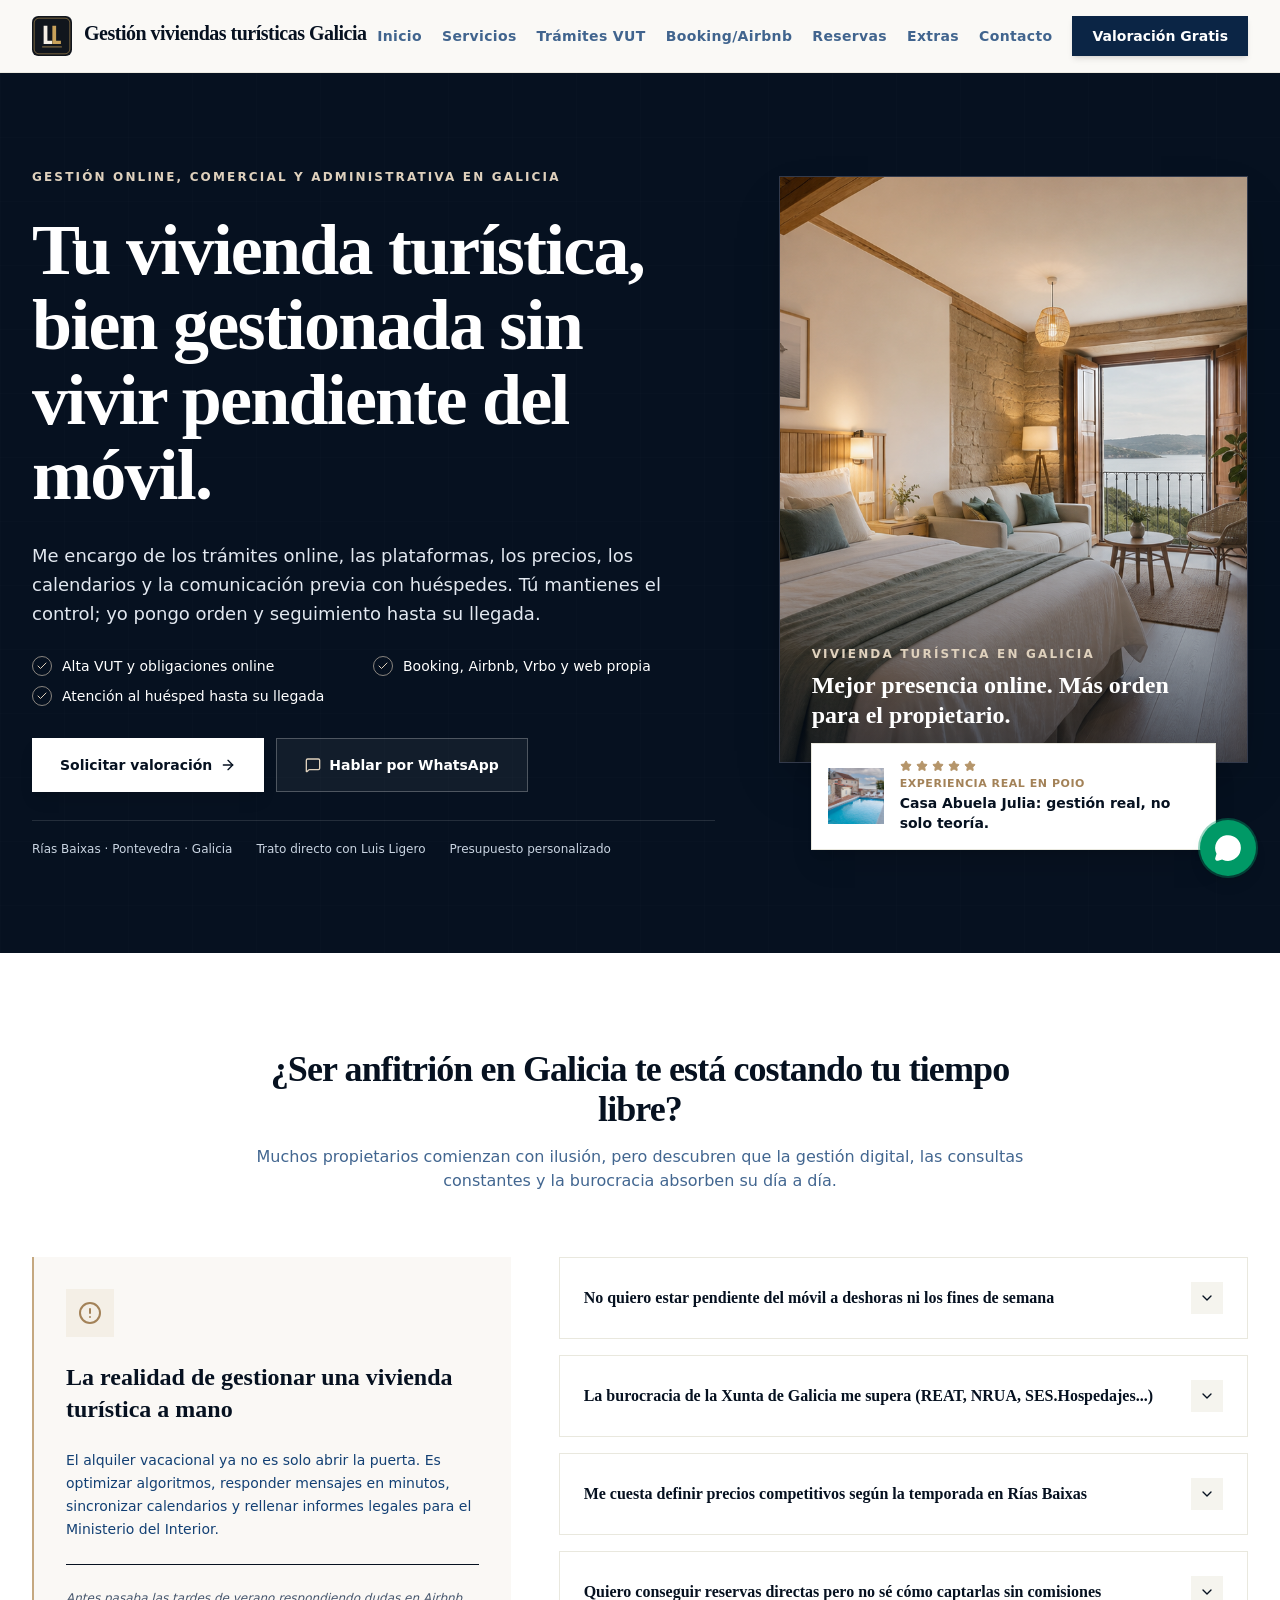
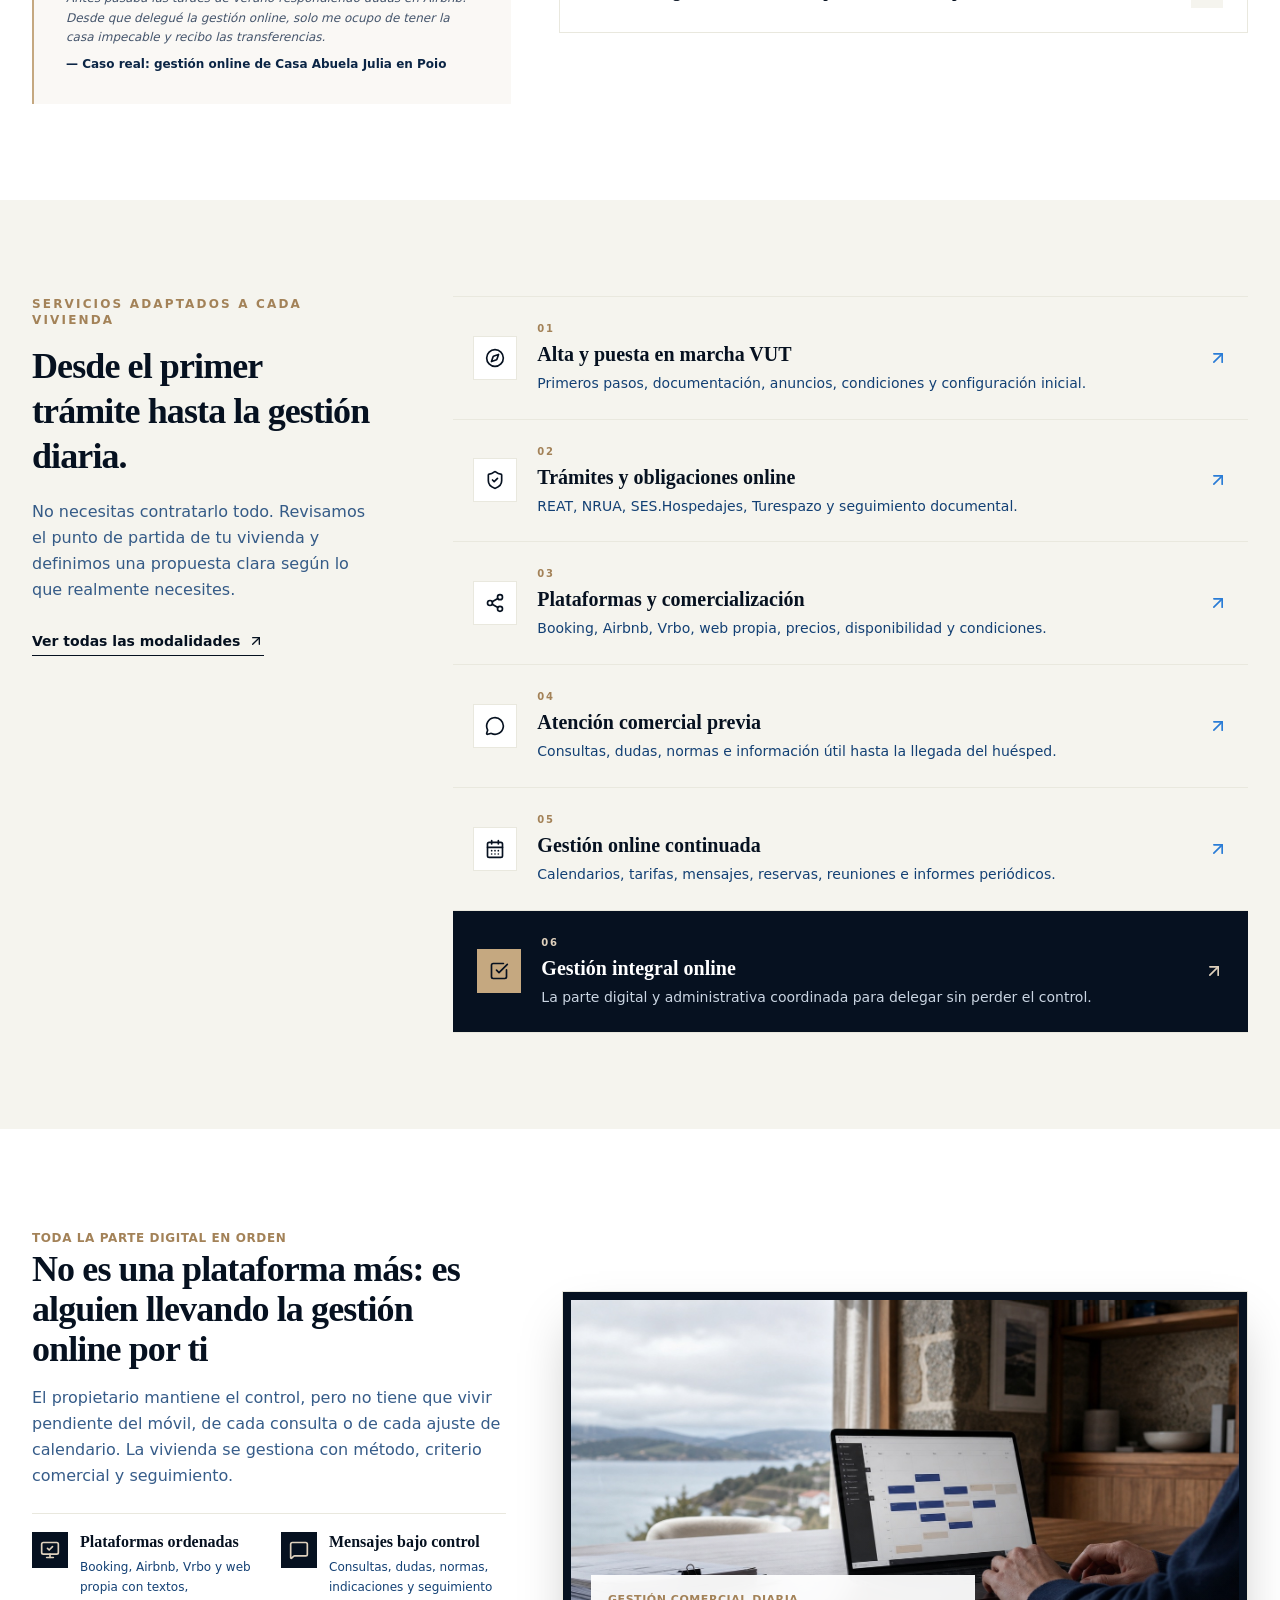
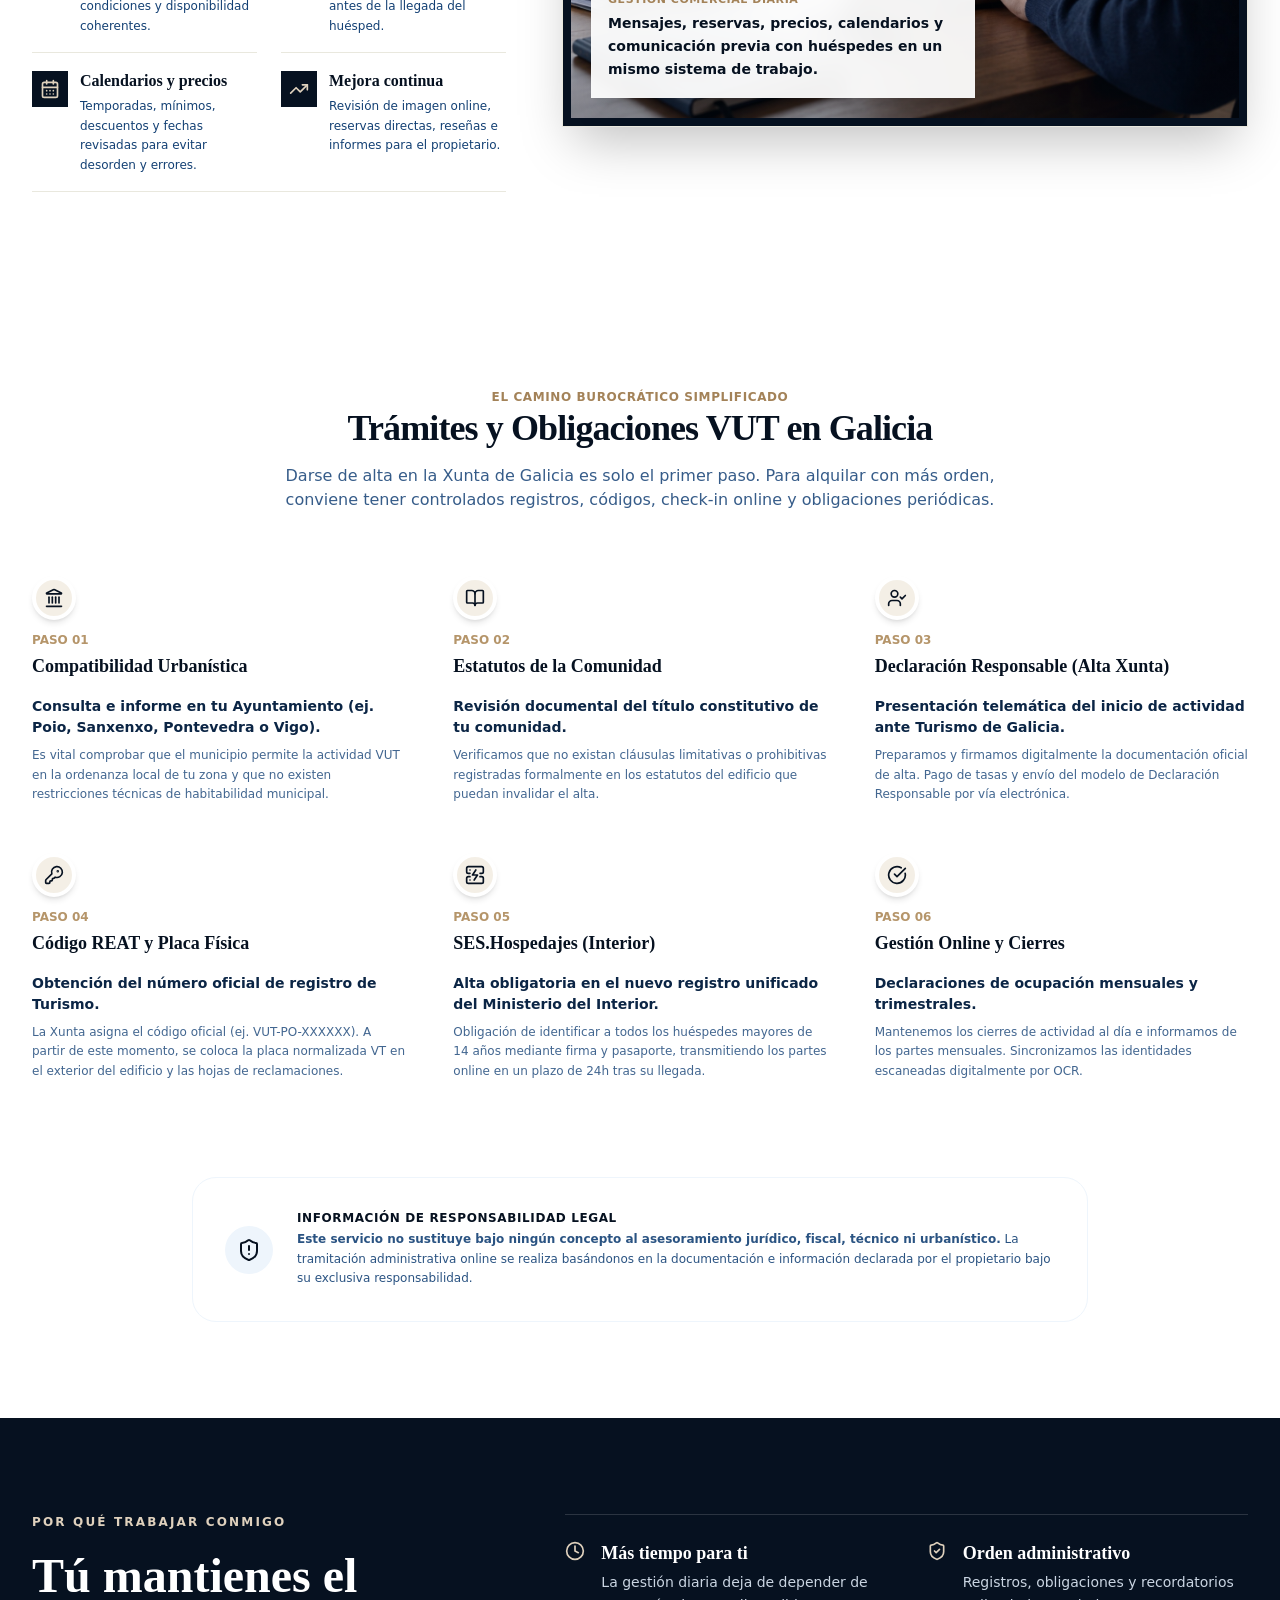
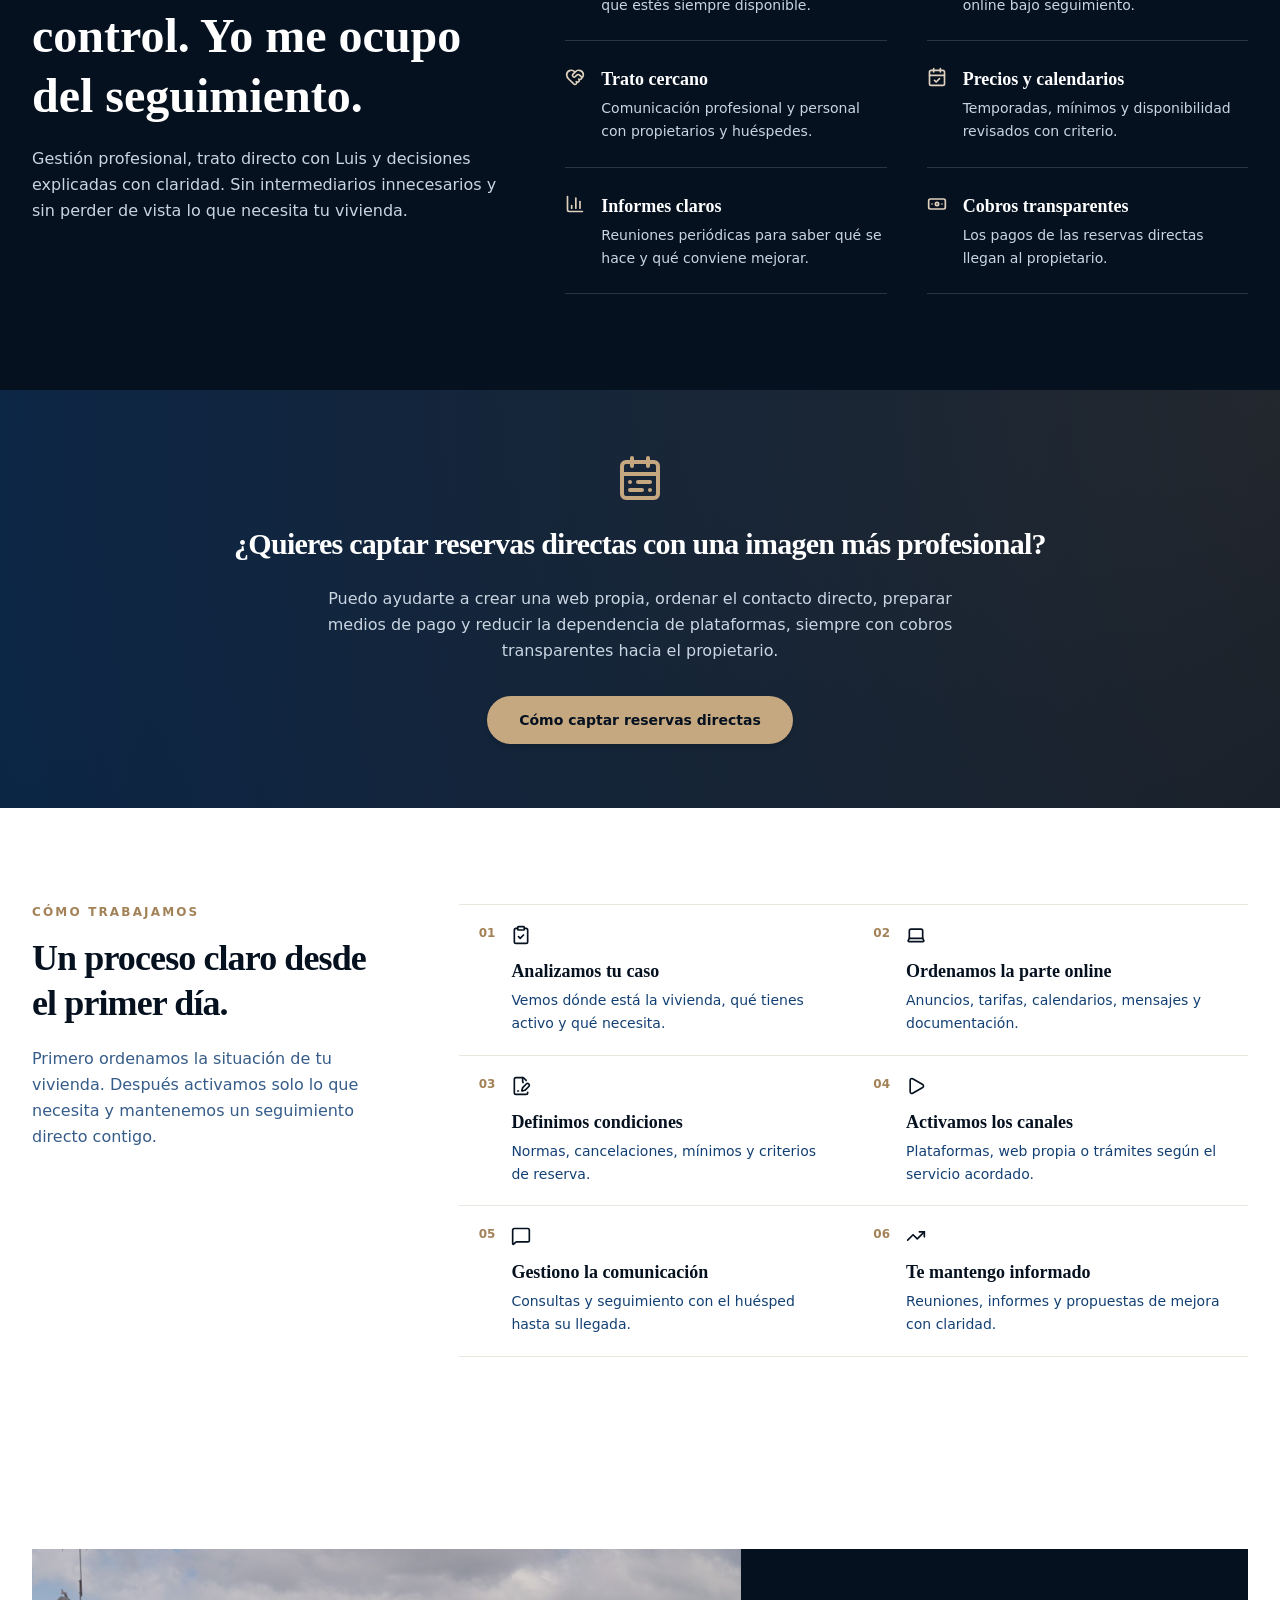
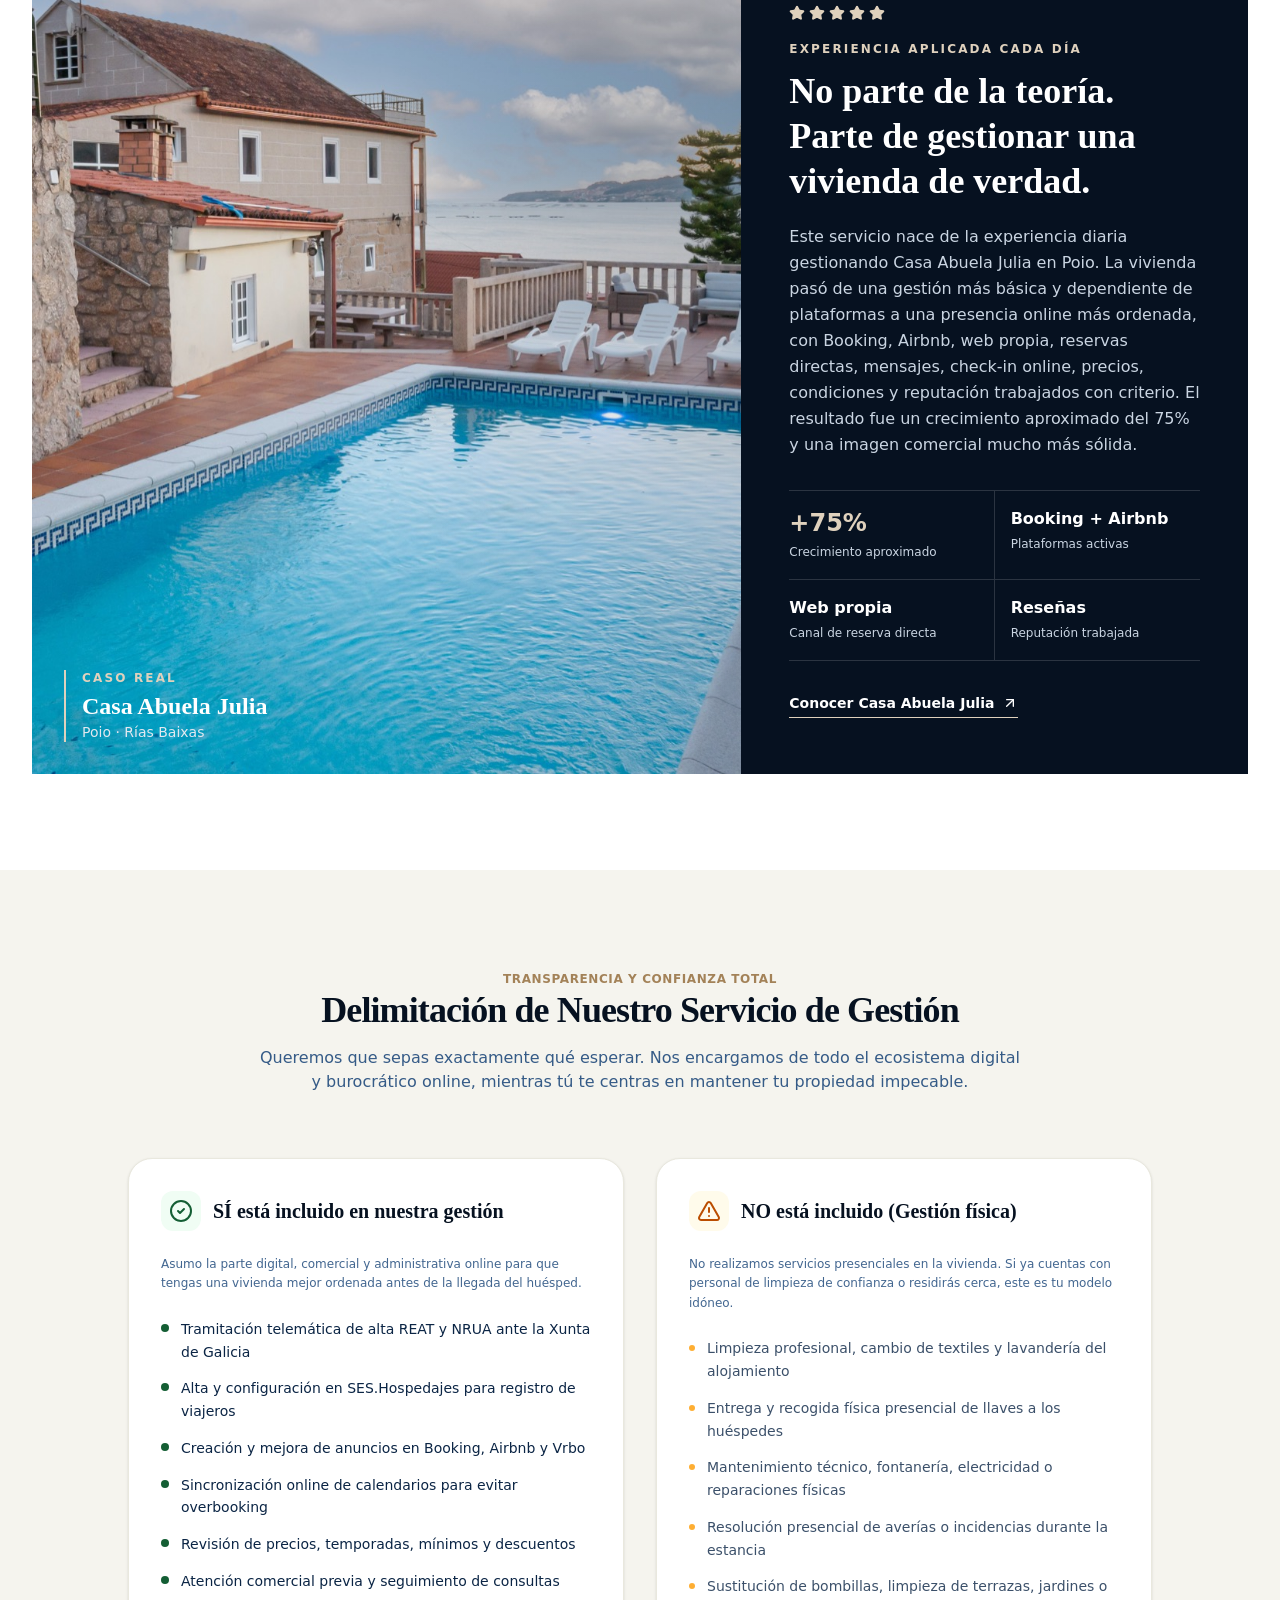
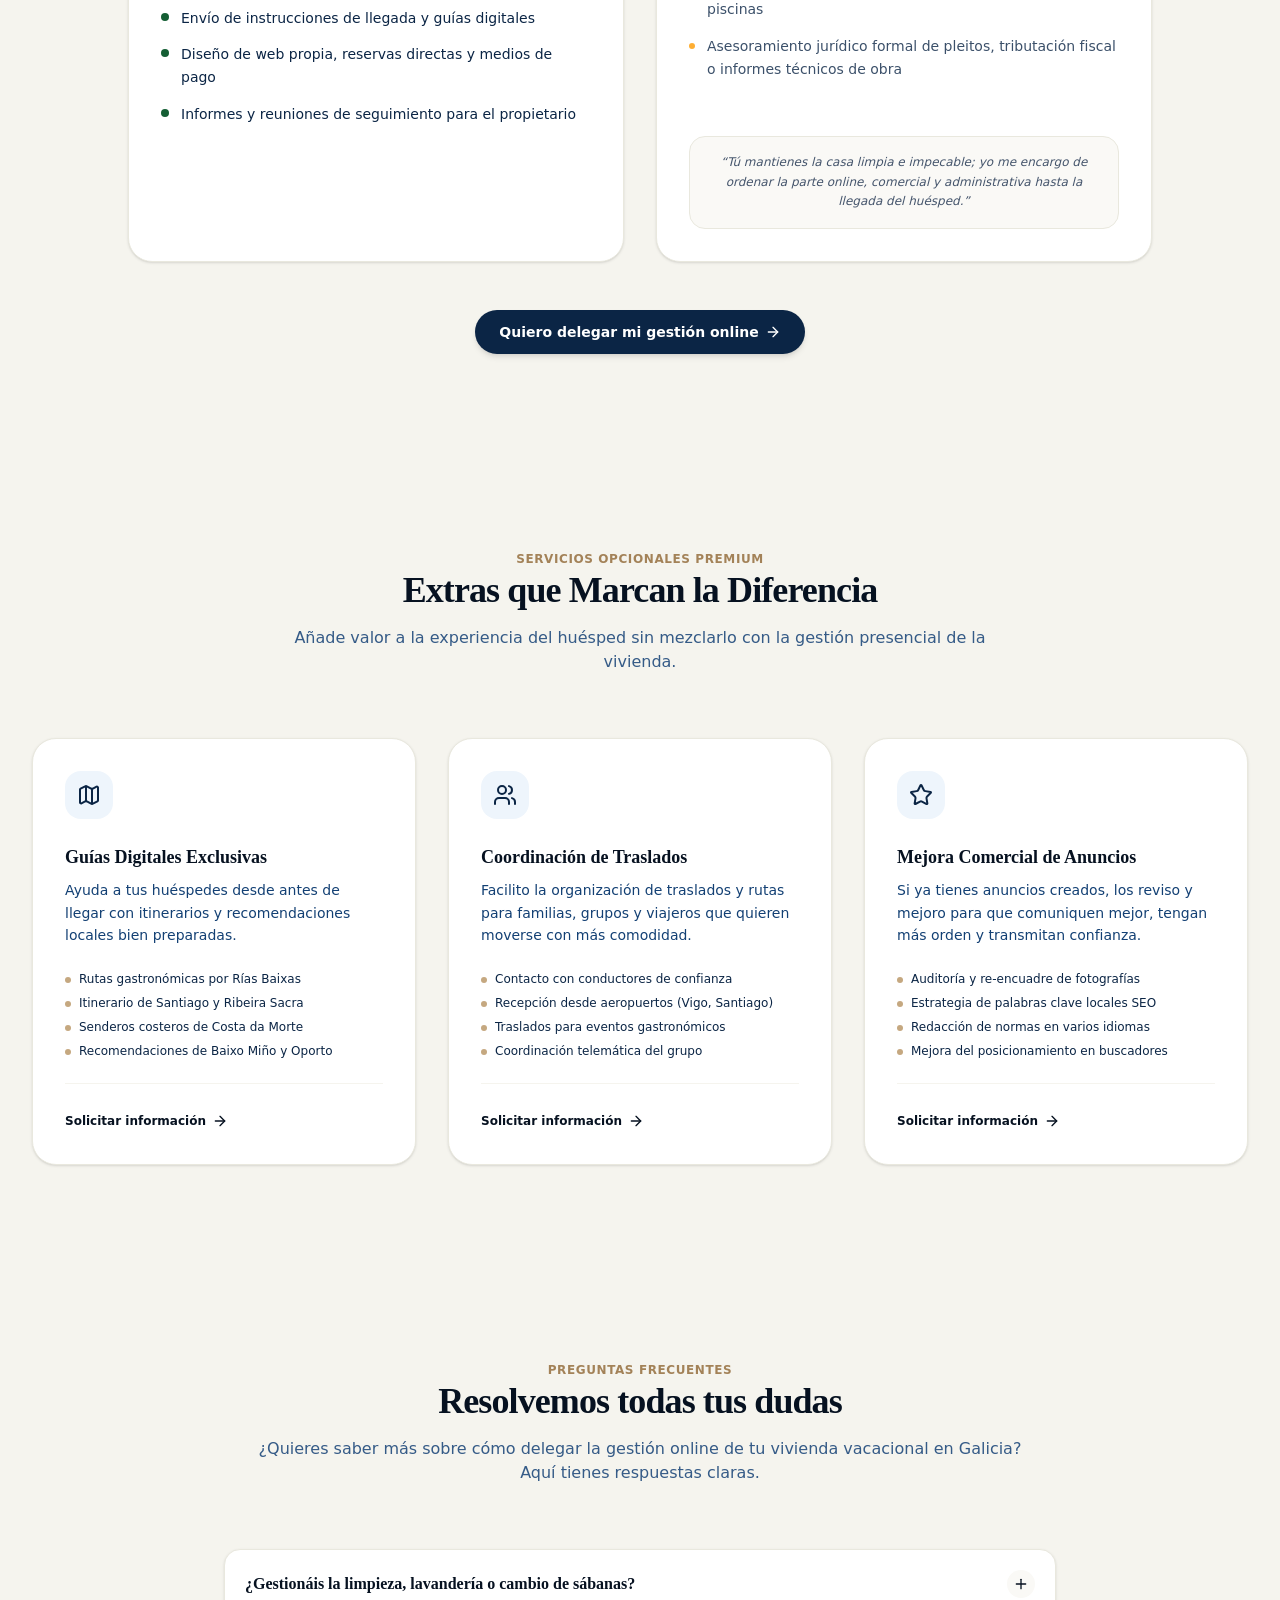
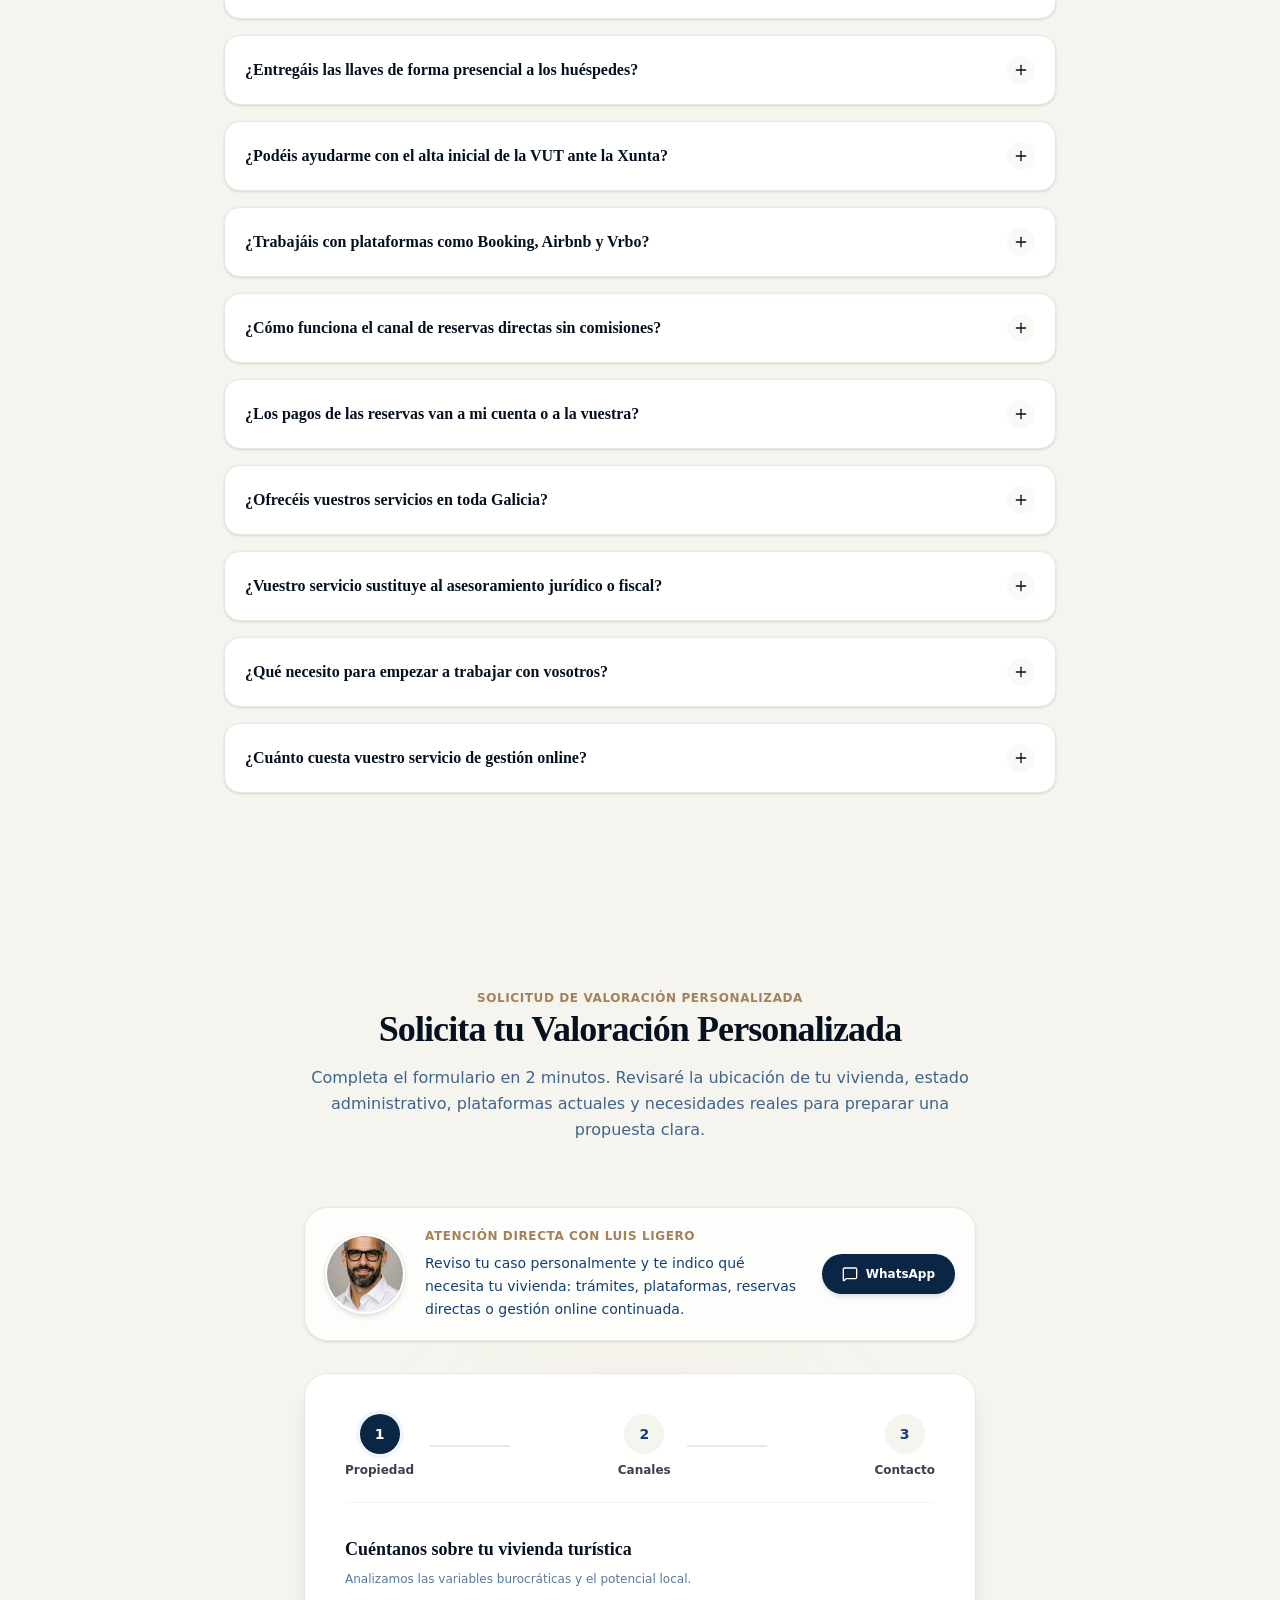
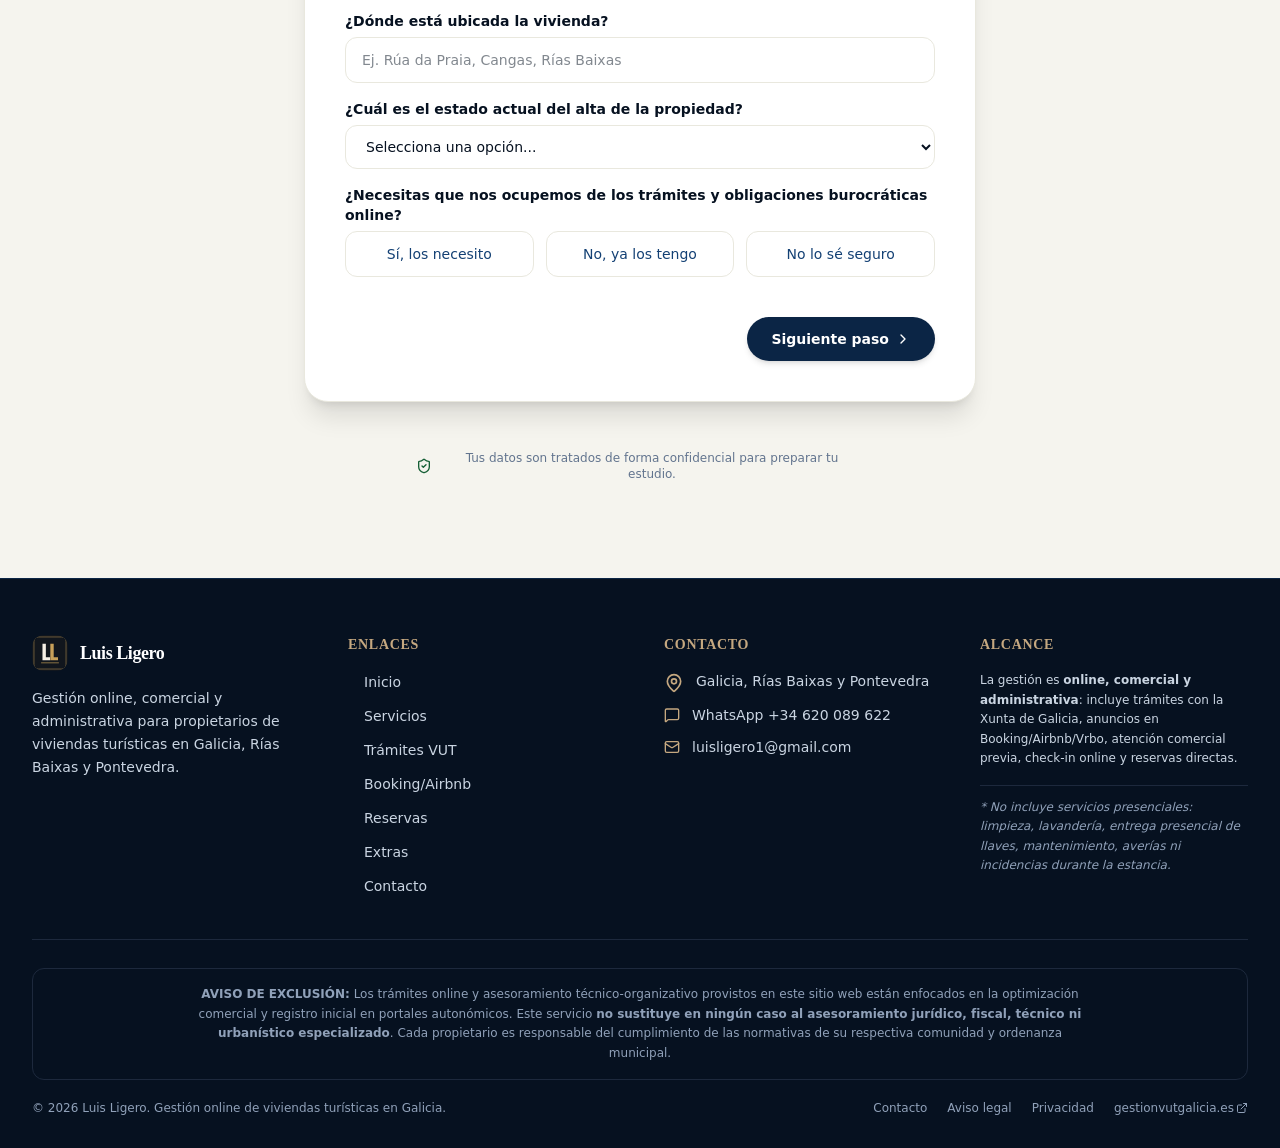
<file: index.html>
<!DOCTYPE html><html lang="es" class="h-full antialiased"><head><meta charSet="utf-8"/><meta name="viewport" content="width=device-width, initial-scale=1"/><link rel="stylesheet" href="/_next/static/chunks/02nf581qanyjt.css" data-precedence="next"/><link rel="preload" as="script" fetchPriority="low" href="/_next/static/chunks/0lclmgfn-n7l1.js"/><script src="/_next/static/chunks/0pqt~8bl3ukh4.js" async=""></script><script src="/_next/static/chunks/10u3y4bw1ayzs.js" async=""></script><script src="/_next/static/chunks/0mmsd47xe~1uj.js" async=""></script><script src="/_next/static/chunks/turbopack-15btp665mj0ir.js" async=""></script><script src="/_next/static/chunks/0ime~6rqfk3uv.js" async=""></script><script src="/_next/static/chunks/0mgdau1s7dd.c.js" async=""></script><script src="/_next/static/chunks/0d3shmwh5_nmn.js" async=""></script><script src="/_next/static/chunks/0l9smu~7dnqgh.js" async=""></script><script src="/_next/static/chunks/0q~5kek0ep7~0.js" async=""></script><title>Gestión viviendas turísticas Galicia | Gestión Online de Viviendas Turísticas en Galicia</title><meta name="description" content="Gestión online, comercial y administrativa para viviendas turísticas en Galicia. Alta VUT, Xunta, Booking, Airbnb, Vrbo, reservas directas, calendarios, precios y comunicación previa con huéspedes."/><meta name="keywords" content="gestión viviendas turísticas Galicia,gestión VUT Galicia,alta VUT Galicia,trámites vivienda turística Galicia,gestión Airbnb Galicia,gestión Booking Galicia,reservas directas vivienda turística,check-in online vivienda turística,viviendas turísticas Rías Baixas,viviendas turísticas Pontevedra"/><meta name="robots" content="index, follow"/><link rel="canonical" href="https://gestionvutgalicia.es"/><meta property="og:title" content="Gestión viviendas turísticas Galicia | Gestión Online de Viviendas Turísticas en Galicia"/><meta property="og:description" content="Gestión online de viviendas turísticas en Galicia: trámites VUT, plataformas, reservas directas, calendarios, precios y comunicación previa hasta la llegada."/><meta property="og:url" content="https://gestionvutgalicia.es"/><meta property="og:site_name" content="Gestión viviendas turísticas Galicia"/><meta property="og:locale" content="es_ES"/><meta property="og:type" content="website"/><meta name="twitter:card" content="summary_large_image"/><meta name="twitter:title" content="Gestión viviendas turísticas Galicia | Gestión de VUT en Galicia"/><meta name="twitter:description" content="Gestión online de Booking, Airbnb, Vrbo, trámites VUT y comunicación previa con huéspedes en Galicia."/><link rel="icon" href="/icon.svg?icon.0~c2et9mm5c.2.svg" sizes="any" type="image/svg+xml"/><script src="/_next/static/chunks/03~yq9q893hmn.js" noModule=""></script></head><body class="min-h-full flex flex-col font-sans bg-bone-50 text-atlantic-950"><div hidden=""><!--$--><!--/$--></div><script type="application/ld+json">{"@context":"https://schema.org","@graph":[{"@type":"ProfessionalService","@id":"https://gestionvutgalicia.es/#service","name":"Gestión viviendas turísticas Galicia","url":"https://gestionvutgalicia.es","logo":"https://gestionvutgalicia.es/icon.svg","image":"https://gestionvutgalicia.es/images/vivienda-turistica-galicia.png","description":"Gestión online, comercial y administrativa para propietarios de viviendas turísticas en Galicia, Rías Baixas y Pontevedra.","telephone":"+34 620 089 622","email":"luisligero1@gmail.com","address":{"@type":"PostalAddress","streetAddress":"Poio, Pontevedra, Galicia","addressLocality":"Poio","addressRegion":"Galicia","postalCode":"36995","addressCountry":"ES"},"geo":{"@type":"GeoCoordinates","latitude":"42.4310","longitude":"-8.6444"},"areaServed":[{"@type":"AdministrativeArea","name":"Galicia"},{"@type":"AdministrativeArea","name":"Rías Baixas"},{"@type":"AdministrativeArea","name":"Pontevedra"}],"openingHoursSpecification":{"@type":"OpeningHoursSpecification","dayOfWeek":["Monday","Tuesday","Wednesday","Thursday","Friday","Saturday","Sunday"],"opens":"00:00","closes":"23:59"}},{"@type":"Service","@id":"https://gestionvutgalicia.es/#management","name":"Gestión Online y Burocrática de Viviendas Turísticas","serviceType":"Holiday Rental Online Management","provider":{"@type":"LocalBusiness","name":"Gestión viviendas turísticas Galicia"},"areaServed":{"@type":"AdministrativeArea","name":"Galicia"},"description":"Gestión de trámites online, anuncios en Booking/Airbnb/Vrbo, calendarios, precios, reservas directas y comunicación previa con huéspedes."}]}</script><header class="sticky top-0 z-40 w-full border-b border-bone-200/80 bg-bone-50/95 backdrop-blur-xl"><div class="mx-auto max-w-[1500px] px-4 sm:px-6 lg:px-8"><div class="flex h-[72px] items-center justify-between gap-5"><div class="flex min-w-0 items-center"><a class="group flex min-w-0 items-center gap-3" href="/"><img alt="Luis Ligero" loading="lazy" width="40" height="40" decoding="async" data-nimg="1" class="h-10 w-10 shrink-0" style="color:transparent" src="/images/logo-ll.svg"/><span class="min-w-0 font-serif text-[15px] font-bold leading-tight tracking-tight text-atlantic-950 transition-colors group-hover:text-atlantic-700 sm:text-lg xl:text-xl"><span class="hidden max-w-[430px] truncate sm:inline-block">Gestión viviendas turísticas Galicia</span><span class="block max-w-[230px] truncate sm:hidden">Gestión viviendas turísticas</span></span></a></div><nav class="hidden xl:flex items-center gap-5 2xl:gap-7"><a class="relative whitespace-nowrap py-1 text-sm font-semibold tracking-wide transition-colors text-atlantic-900" href="/">Inicio<span class="absolute bottom-0 left-0 right-0 h-0.5 bg-sand-500"></span></a><a class="relative whitespace-nowrap py-1 text-sm font-semibold tracking-wide transition-colors text-atlantic-700/80 hover:text-atlantic-950" href="/servicios">Servicios</a><a class="relative whitespace-nowrap py-1 text-sm font-semibold tracking-wide transition-colors text-atlantic-700/80 hover:text-atlantic-950" href="/tramites-vut-galicia">Trámites VUT</a><a class="relative whitespace-nowrap py-1 text-sm font-semibold tracking-wide transition-colors text-atlantic-700/80 hover:text-atlantic-950" href="/gestion-booking-airbnb-vrbo">Booking/Airbnb</a><a class="relative whitespace-nowrap py-1 text-sm font-semibold tracking-wide transition-colors text-atlantic-700/80 hover:text-atlantic-950" href="/reservas-directas">Reservas</a><a class="relative whitespace-nowrap py-1 text-sm font-semibold tracking-wide transition-colors text-atlantic-700/80 hover:text-atlantic-950" href="/extras">Extras</a><a class="relative whitespace-nowrap py-1 text-sm font-semibold tracking-wide transition-colors text-atlantic-700/80 hover:text-atlantic-950" href="/contacto">Contacto</a></nav><div class="hidden shrink-0 xl:block"><a class="inline-flex items-center justify-center bg-atlantic-900 px-5 py-2.5 text-sm font-semibold text-white shadow-md transition hover:bg-atlantic-800 focus:outline-none focus:ring-2 focus:ring-atlantic-900 focus:ring-offset-2 2xl:px-6" href="/contacto">Valoración Gratis</a></div><div class="flex xl:hidden"><button type="button" class="inline-flex h-11 w-11 items-center justify-center border border-bone-200 bg-white text-atlantic-900 hover:bg-bone-100 focus:outline-none" aria-expanded="false"><span class="sr-only">Abrir menú principal</span><svg xmlns="http://www.w3.org/2000/svg" width="24" height="24" viewBox="0 0 24 24" fill="none" stroke="currentColor" stroke-width="2" stroke-linecap="round" stroke-linejoin="round" class="lucide lucide-menu h-6 w-6" aria-hidden="true"><path d="M4 5h16"></path><path d="M4 12h16"></path><path d="M4 19h16"></path></svg></button></div></div></div></header><main class="flex-grow"><div class="space-y-0"><section class="relative overflow-hidden bg-atlantic-950 text-white"><div class="absolute inset-0 opacity-25 [background-image:linear-gradient(rgba(255,255,255,.04)_1px,transparent_1px),linear-gradient(90deg,rgba(255,255,255,.04)_1px,transparent_1px)] [background-size:64px_64px]"></div><div class="relative mx-auto grid min-h-[760px] max-w-7xl grid-cols-1 items-center gap-10 px-4 py-10 sm:px-6 sm:py-16 lg:grid-cols-12 lg:gap-16 lg:px-8 lg:py-24"><div class="order-2 space-y-7 lg:order-1 lg:col-span-7" style="opacity:0;transform:translateY(18px)"><p class="text-xs font-bold uppercase tracking-[0.18em] text-sand-300">Gestión online, comercial y administrativa en Galicia</p><h1 class="max-w-4xl font-serif text-[2.55rem] font-bold leading-[1.04] tracking-tight text-white sm:text-5xl lg:text-[4.5rem]">Tu vivienda turística, bien gestionada sin vivir pendiente del móvil.</h1><p class="max-w-2xl text-base leading-relaxed text-slate-200 sm:text-lg">Me encargo de los trámites online, las plataformas, los precios, los calendarios y la comunicación previa con huéspedes. Tú mantienes el control; yo pongo orden y seguimiento hasta su llegada.</p><ul class="grid max-w-2xl gap-2.5 text-sm font-medium text-white sm:grid-cols-2"><li class="flex items-center gap-2.5"><span class="flex h-5 w-5 shrink-0 items-center justify-center rounded-full border border-sand-300/60 text-sand-300"><svg xmlns="http://www.w3.org/2000/svg" width="24" height="24" viewBox="0 0 24 24" fill="none" stroke="currentColor" stroke-width="2" stroke-linecap="round" stroke-linejoin="round" class="lucide lucide-check h-3 w-3" aria-hidden="true"><path d="M20 6 9 17l-5-5"></path></svg></span>Alta VUT y obligaciones online</li><li class="flex items-center gap-2.5"><span class="flex h-5 w-5 shrink-0 items-center justify-center rounded-full border border-sand-300/60 text-sand-300"><svg xmlns="http://www.w3.org/2000/svg" width="24" height="24" viewBox="0 0 24 24" fill="none" stroke="currentColor" stroke-width="2" stroke-linecap="round" stroke-linejoin="round" class="lucide lucide-check h-3 w-3" aria-hidden="true"><path d="M20 6 9 17l-5-5"></path></svg></span>Booking, Airbnb, Vrbo y web propia</li><li class="flex items-center gap-2.5"><span class="flex h-5 w-5 shrink-0 items-center justify-center rounded-full border border-sand-300/60 text-sand-300"><svg xmlns="http://www.w3.org/2000/svg" width="24" height="24" viewBox="0 0 24 24" fill="none" stroke="currentColor" stroke-width="2" stroke-linecap="round" stroke-linejoin="round" class="lucide lucide-check h-3 w-3" aria-hidden="true"><path d="M20 6 9 17l-5-5"></path></svg></span>Atención al huésped hasta su llegada</li></ul><div class="flex flex-col gap-3 pt-1 sm:flex-row"><a class="inline-flex items-center justify-center bg-white px-7 py-4 text-sm font-bold text-atlantic-950 shadow-lg transition hover:bg-sand-100" href="/contacto">Solicitar valoración<svg xmlns="http://www.w3.org/2000/svg" width="24" height="24" viewBox="0 0 24 24" fill="none" stroke="currentColor" stroke-width="2" stroke-linecap="round" stroke-linejoin="round" class="lucide lucide-arrow-right ml-2 h-4 w-4" aria-hidden="true"><path d="M5 12h14"></path><path d="m12 5 7 7-7 7"></path></svg></a><a href="https://wa.me/34620089622?text=Hola%20Luis%2C%20quiero%20consultar%20la%20gesti%C3%B3n%20online%20de%20mi%20vivienda%20tur%C3%ADstica." target="_blank" rel="noopener noreferrer" class="inline-flex items-center justify-center gap-2 border border-white/25 bg-white/5 px-7 py-4 text-sm font-bold text-white transition hover:bg-white/10"><svg xmlns="http://www.w3.org/2000/svg" width="24" height="24" viewBox="0 0 24 24" fill="none" stroke="currentColor" stroke-width="2" stroke-linecap="round" stroke-linejoin="round" class="lucide lucide-message-square h-4 w-4 text-sand-300" aria-hidden="true"><path d="M22 17a2 2 0 0 1-2 2H6.828a2 2 0 0 0-1.414.586l-2.202 2.202A.71.71 0 0 1 2 21.286V5a2 2 0 0 1 2-2h16a2 2 0 0 1 2 2z"></path></svg>Hablar por WhatsApp</a></div><div class="flex flex-wrap items-center gap-x-6 gap-y-2 border-t border-white/12 pt-5 text-xs text-slate-300"><span>Rías Baixas · Pontevedra · Galicia</span><span>Trato directo con Luis Ligero</span><span>Presupuesto personalizado</span></div></div><div class="order-1 lg:order-2 lg:col-span-5" style="opacity:0;transform:scale(0.97)"><div class="relative mx-auto max-w-[520px]"><div class="relative aspect-[4/3] overflow-hidden border border-white/15 bg-slate-900 shadow-2xl lg:aspect-[4/5]"><div class="absolute inset-0 bg-cover bg-center" style="background-image:url(&#x27;/images/vivienda-turistica-galicia.png&#x27;)"></div><div class="absolute inset-0 bg-gradient-to-t from-atlantic-950/65 via-transparent to-transparent"></div><div class="absolute inset-x-0 bottom-0 p-5 sm:p-8"><p class="text-xs font-bold uppercase tracking-[0.18em] text-sand-300">Vivienda turística en Galicia</p><p class="mt-2 max-w-sm font-serif text-xl font-bold leading-tight text-white sm:text-2xl">Mejor presencia online. Más orden para el propietario.</p></div></div><div class="relative -mt-5 ml-4 mr-4 flex items-center gap-4 border border-bone-200 bg-white p-4 text-atlantic-950 shadow-xl sm:ml-8 sm:mr-8"><img alt="Casa Abuela Julia en Poio" loading="lazy" width="56" height="56" decoding="async" data-nimg="1" class="h-14 w-14 shrink-0 object-cover" style="color:transparent" src="/images/casa-abuela-julia-piscina-ria.jpg"/><div class="min-w-0 flex-1"><div class="flex items-center gap-1 text-sand-600"><svg xmlns="http://www.w3.org/2000/svg" width="24" height="24" viewBox="0 0 24 24" fill="none" stroke="currentColor" stroke-width="2" stroke-linecap="round" stroke-linejoin="round" class="lucide lucide-star h-3 w-3 fill-current" aria-hidden="true"><path d="M11.525 2.295a.53.53 0 0 1 .95 0l2.31 4.679a2.123 2.123 0 0 0 1.595 1.16l5.166.756a.53.53 0 0 1 .294.904l-3.736 3.638a2.123 2.123 0 0 0-.611 1.878l.882 5.14a.53.53 0 0 1-.771.56l-4.618-2.428a2.122 2.122 0 0 0-1.973 0L6.396 21.01a.53.53 0 0 1-.77-.56l.881-5.139a2.122 2.122 0 0 0-.611-1.879L2.16 9.795a.53.53 0 0 1 .294-.906l5.165-.755a2.122 2.122 0 0 0 1.597-1.16z"></path></svg><svg xmlns="http://www.w3.org/2000/svg" width="24" height="24" viewBox="0 0 24 24" fill="none" stroke="currentColor" stroke-width="2" stroke-linecap="round" stroke-linejoin="round" class="lucide lucide-star h-3 w-3 fill-current" aria-hidden="true"><path d="M11.525 2.295a.53.53 0 0 1 .95 0l2.31 4.679a2.123 2.123 0 0 0 1.595 1.16l5.166.756a.53.53 0 0 1 .294.904l-3.736 3.638a2.123 2.123 0 0 0-.611 1.878l.882 5.14a.53.53 0 0 1-.771.56l-4.618-2.428a2.122 2.122 0 0 0-1.973 0L6.396 21.01a.53.53 0 0 1-.77-.56l.881-5.139a2.122 2.122 0 0 0-.611-1.879L2.16 9.795a.53.53 0 0 1 .294-.906l5.165-.755a2.122 2.122 0 0 0 1.597-1.16z"></path></svg><svg xmlns="http://www.w3.org/2000/svg" width="24" height="24" viewBox="0 0 24 24" fill="none" stroke="currentColor" stroke-width="2" stroke-linecap="round" stroke-linejoin="round" class="lucide lucide-star h-3 w-3 fill-current" aria-hidden="true"><path d="M11.525 2.295a.53.53 0 0 1 .95 0l2.31 4.679a2.123 2.123 0 0 0 1.595 1.16l5.166.756a.53.53 0 0 1 .294.904l-3.736 3.638a2.123 2.123 0 0 0-.611 1.878l.882 5.14a.53.53 0 0 1-.771.56l-4.618-2.428a2.122 2.122 0 0 0-1.973 0L6.396 21.01a.53.53 0 0 1-.77-.56l.881-5.139a2.122 2.122 0 0 0-.611-1.879L2.16 9.795a.53.53 0 0 1 .294-.906l5.165-.755a2.122 2.122 0 0 0 1.597-1.16z"></path></svg><svg xmlns="http://www.w3.org/2000/svg" width="24" height="24" viewBox="0 0 24 24" fill="none" stroke="currentColor" stroke-width="2" stroke-linecap="round" stroke-linejoin="round" class="lucide lucide-star h-3 w-3 fill-current" aria-hidden="true"><path d="M11.525 2.295a.53.53 0 0 1 .95 0l2.31 4.679a2.123 2.123 0 0 0 1.595 1.16l5.166.756a.53.53 0 0 1 .294.904l-3.736 3.638a2.123 2.123 0 0 0-.611 1.878l.882 5.14a.53.53 0 0 1-.771.56l-4.618-2.428a2.122 2.122 0 0 0-1.973 0L6.396 21.01a.53.53 0 0 1-.77-.56l.881-5.139a2.122 2.122 0 0 0-.611-1.879L2.16 9.795a.53.53 0 0 1 .294-.906l5.165-.755a2.122 2.122 0 0 0 1.597-1.16z"></path></svg><svg xmlns="http://www.w3.org/2000/svg" width="24" height="24" viewBox="0 0 24 24" fill="none" stroke="currentColor" stroke-width="2" stroke-linecap="round" stroke-linejoin="round" class="lucide lucide-star h-3 w-3 fill-current" aria-hidden="true"><path d="M11.525 2.295a.53.53 0 0 1 .95 0l2.31 4.679a2.123 2.123 0 0 0 1.595 1.16l5.166.756a.53.53 0 0 1 .294.904l-3.736 3.638a2.123 2.123 0 0 0-.611 1.878l.882 5.14a.53.53 0 0 1-.771.56l-4.618-2.428a2.122 2.122 0 0 0-1.973 0L6.396 21.01a.53.53 0 0 1-.77-.56l.881-5.139a2.122 2.122 0 0 0-.611-1.879L2.16 9.795a.53.53 0 0 1 .294-.906l5.165-.755a2.122 2.122 0 0 0 1.597-1.16z"></path></svg></div><p class="mt-1 text-[11px] font-bold uppercase tracking-wider text-sand-700">Experiencia real en Poio</p><p class="mt-0.5 text-sm font-semibold leading-snug">Casa Abuela Julia: gestión real, no solo teoría.</p></div></div></div></div></div></section><section class="py-16 sm:py-24 bg-white"><div class="mx-auto max-w-7xl px-4 sm:px-6 lg:px-8"><div class="text-center max-w-3xl mx-auto mb-10 space-y-4 sm:mb-16"><h2 class="font-serif text-3xl sm:text-4xl font-bold tracking-tight text-atlantic-950">¿Ser anfitrión en Galicia te está costando tu tiempo libre?</h2><p class="text-base text-atlantic-700/80">Muchos propietarios comienzan con ilusión, pero descubren que la gestión digital, las consultas constantes y la burocracia absorben su día a día.</p></div><div class="grid grid-cols-1 lg:grid-cols-12 gap-12 items-start"><div class="hidden lg:col-span-5 lg:block"><div class="space-y-6 border-l-2 border-sand-500 bg-sand-50 p-8"><div class="inline-flex h-12 w-12 items-center justify-center bg-sand-100 text-sand-700"><svg xmlns="http://www.w3.org/2000/svg" width="24" height="24" viewBox="0 0 24 24" fill="none" stroke="currentColor" stroke-width="2" stroke-linecap="round" stroke-linejoin="round" class="lucide lucide-circle-alert h-6 w-6" aria-hidden="true"><circle cx="12" cy="12" r="10"></circle><line x1="12" x2="12" y1="8" y2="12"></line><line x1="12" x2="12.01" y1="16" y2="16"></line></svg></div><h3 class="font-serif text-2xl font-bold text-atlantic-950">La realidad de gestionar una vivienda turística a mano</h3><p class="text-sm text-atlantic-700 leading-relaxed font-sans">El alquiler vacacional ya no es solo abrir la puerta. Es optimizar algoritmos, responder mensajes en minutos, sincronizar calendarios y rellenar informes legales para el Ministerio del Interior.</p><div class="border-t border-sand-200 pt-6"><blockquote class="italic text-xs text-slate-600 leading-relaxed">Antes pasaba las tardes de verano respondiendo dudas en Airbnb. Desde que delegué la gestión online, solo me ocupo de tener la casa impecable y recibo las transferencias.</blockquote><cite class="block text-xs font-bold text-atlantic-900 mt-2 font-sans not-italic">— Caso real: gestión online de Casa Abuela Julia en Poio</cite></div></div></div><div class="lg:col-span-7 space-y-4"><div class="border transition-all duration-300 overflow-hidden border-bone-200 bg-white hover:border-atlantic-900/30"><button class="flex w-full items-center justify-between p-5 sm:p-6 text-left focus:outline-none" aria-expanded="false"><span class="font-serif text-sm sm:text-base font-bold text-atlantic-950 pr-4">No quiero estar pendiente del móvil a deshoras ni los fines de semana</span><span class="flex h-8 w-8 items-center justify-center bg-bone-100 transition-transform duration-300 shrink-0 text-atlantic-950"><svg xmlns="http://www.w3.org/2000/svg" width="24" height="24" viewBox="0 0 24 24" fill="none" stroke="currentColor" stroke-width="2" stroke-linecap="round" stroke-linejoin="round" class="lucide lucide-chevron-down h-4 w-4" aria-hidden="true"><path d="m6 9 6 6 6-6"></path></svg></span></button></div><div class="border transition-all duration-300 overflow-hidden border-bone-200 bg-white hover:border-atlantic-900/30"><button class="flex w-full items-center justify-between p-5 sm:p-6 text-left focus:outline-none" aria-expanded="false"><span class="font-serif text-sm sm:text-base font-bold text-atlantic-950 pr-4">La burocracia de la Xunta de Galicia me supera (REAT, NRUA, SES.Hospedajes...)</span><span class="flex h-8 w-8 items-center justify-center bg-bone-100 transition-transform duration-300 shrink-0 text-atlantic-950"><svg xmlns="http://www.w3.org/2000/svg" width="24" height="24" viewBox="0 0 24 24" fill="none" stroke="currentColor" stroke-width="2" stroke-linecap="round" stroke-linejoin="round" class="lucide lucide-chevron-down h-4 w-4" aria-hidden="true"><path d="m6 9 6 6 6-6"></path></svg></span></button></div><div class="border transition-all duration-300 overflow-hidden border-bone-200 bg-white hover:border-atlantic-900/30"><button class="flex w-full items-center justify-between p-5 sm:p-6 text-left focus:outline-none" aria-expanded="false"><span class="font-serif text-sm sm:text-base font-bold text-atlantic-950 pr-4">Me cuesta definir precios competitivos según la temporada en Rías Baixas</span><span class="flex h-8 w-8 items-center justify-center bg-bone-100 transition-transform duration-300 shrink-0 text-atlantic-950"><svg xmlns="http://www.w3.org/2000/svg" width="24" height="24" viewBox="0 0 24 24" fill="none" stroke="currentColor" stroke-width="2" stroke-linecap="round" stroke-linejoin="round" class="lucide lucide-chevron-down h-4 w-4" aria-hidden="true"><path d="m6 9 6 6 6-6"></path></svg></span></button></div><div class="border transition-all duration-300 overflow-hidden border-bone-200 bg-white hover:border-atlantic-900/30"><button class="flex w-full items-center justify-between p-5 sm:p-6 text-left focus:outline-none" aria-expanded="false"><span class="font-serif text-sm sm:text-base font-bold text-atlantic-950 pr-4">Quiero conseguir reservas directas pero no sé cómo captarlas sin comisiones</span><span class="flex h-8 w-8 items-center justify-center bg-bone-100 transition-transform duration-300 shrink-0 text-atlantic-950"><svg xmlns="http://www.w3.org/2000/svg" width="24" height="24" viewBox="0 0 24 24" fill="none" stroke="currentColor" stroke-width="2" stroke-linecap="round" stroke-linejoin="round" class="lucide lucide-chevron-down h-4 w-4" aria-hidden="true"><path d="m6 9 6 6 6-6"></path></svg></span></button></div></div></div></div></section><section class="bg-bone-100 py-16 sm:py-24"><div class="mx-auto grid max-w-7xl gap-12 px-4 sm:px-6 lg:grid-cols-12 lg:px-8"><div class="lg:col-span-4 lg:pr-8"><div class="lg:sticky lg:top-28"><p class="text-xs font-bold uppercase tracking-[0.18em] text-sand-700">Servicios adaptados a cada vivienda</p><h2 class="mt-4 font-serif text-3xl font-bold leading-tight tracking-tight text-atlantic-950 sm:text-4xl">Desde el primer trámite hasta la gestión diaria.</h2><p class="mt-5 text-base leading-relaxed text-atlantic-700/85">No necesitas contratarlo todo. Revisamos el punto de partida de tu vivienda y definimos una propuesta clara según lo que realmente necesites.</p><a class="mt-7 inline-flex items-center gap-2 border-b border-atlantic-950 pb-1 text-sm font-bold text-atlantic-950" href="/servicios">Ver todas las modalidades <svg xmlns="http://www.w3.org/2000/svg" width="24" height="24" viewBox="0 0 24 24" fill="none" stroke="currentColor" stroke-width="2" stroke-linecap="round" stroke-linejoin="round" class="lucide lucide-arrow-up-right h-4 w-4" aria-hidden="true"><path d="M7 7h10v10"></path><path d="M7 17 17 7"></path></svg></a></div></div><div class="divide-y divide-bone-200 border-y border-bone-200 lg:col-span-8"><a class="group grid gap-4 px-1 py-6 transition sm:grid-cols-[48px_1fr_auto] sm:items-center sm:px-5 hover:bg-white" href="/tramites-vut-galicia"><span class="flex h-11 w-11 items-center justify-center border border-bone-200 bg-white text-atlantic-950"><svg xmlns="http://www.w3.org/2000/svg" width="24" height="24" viewBox="0 0 24 24" fill="none" stroke="currentColor" stroke-width="2" stroke-linecap="round" stroke-linejoin="round" class="lucide lucide-compass h-5 w-5" aria-hidden="true"><circle cx="12" cy="12" r="10"></circle><path d="m16.24 7.76-1.804 5.411a2 2 0 0 1-1.265 1.265L7.76 16.24l1.804-5.411a2 2 0 0 1 1.265-1.265z"></path></svg></span><span><span class="mb-1 block text-[10px] font-bold uppercase tracking-[0.18em] text-sand-700">0<!-- -->1</span><span class="block font-serif text-lg font-bold sm:text-xl">Alta y puesta en marcha VUT</span><span class="mt-1 block text-sm leading-relaxed text-atlantic-700">Primeros pasos, documentación, anuncios, condiciones y configuración inicial.</span></span><svg xmlns="http://www.w3.org/2000/svg" width="24" height="24" viewBox="0 0 24 24" fill="none" stroke="currentColor" stroke-width="2" stroke-linecap="round" stroke-linejoin="round" class="lucide lucide-arrow-up-right hidden h-5 w-5 transition-transform group-hover:-translate-y-1 group-hover:translate-x-1 sm:block text-atlantic-500" aria-hidden="true"><path d="M7 7h10v10"></path><path d="M7 17 17 7"></path></svg></a><a class="group grid gap-4 px-1 py-6 transition sm:grid-cols-[48px_1fr_auto] sm:items-center sm:px-5 hover:bg-white" href="/tramites-vut-galicia"><span class="flex h-11 w-11 items-center justify-center border border-bone-200 bg-white text-atlantic-950"><svg xmlns="http://www.w3.org/2000/svg" width="24" height="24" viewBox="0 0 24 24" fill="none" stroke="currentColor" stroke-width="2" stroke-linecap="round" stroke-linejoin="round" class="lucide lucide-shield-check h-5 w-5" aria-hidden="true"><path d="M20 13c0 5-3.5 7.5-7.66 8.95a1 1 0 0 1-.67-.01C7.5 20.5 4 18 4 13V6a1 1 0 0 1 1-1c2 0 4.5-1.2 6.24-2.72a1.17 1.17 0 0 1 1.52 0C14.51 3.81 17 5 19 5a1 1 0 0 1 1 1z"></path><path d="m9 12 2 2 4-4"></path></svg></span><span><span class="mb-1 block text-[10px] font-bold uppercase tracking-[0.18em] text-sand-700">0<!-- -->2</span><span class="block font-serif text-lg font-bold sm:text-xl">Trámites y obligaciones online</span><span class="mt-1 block text-sm leading-relaxed text-atlantic-700">REAT, NRUA, SES.Hospedajes, Turespazo y seguimiento documental.</span></span><svg xmlns="http://www.w3.org/2000/svg" width="24" height="24" viewBox="0 0 24 24" fill="none" stroke="currentColor" stroke-width="2" stroke-linecap="round" stroke-linejoin="round" class="lucide lucide-arrow-up-right hidden h-5 w-5 transition-transform group-hover:-translate-y-1 group-hover:translate-x-1 sm:block text-atlantic-500" aria-hidden="true"><path d="M7 7h10v10"></path><path d="M7 17 17 7"></path></svg></a><a class="group grid gap-4 px-1 py-6 transition sm:grid-cols-[48px_1fr_auto] sm:items-center sm:px-5 hover:bg-white" href="/gestion-booking-airbnb-vrbo"><span class="flex h-11 w-11 items-center justify-center border border-bone-200 bg-white text-atlantic-950"><svg xmlns="http://www.w3.org/2000/svg" width="24" height="24" viewBox="0 0 24 24" fill="none" stroke="currentColor" stroke-width="2" stroke-linecap="round" stroke-linejoin="round" class="lucide lucide-share2 lucide-share-2 h-5 w-5" aria-hidden="true"><circle cx="18" cy="5" r="3"></circle><circle cx="6" cy="12" r="3"></circle><circle cx="18" cy="19" r="3"></circle><line x1="8.59" x2="15.42" y1="13.51" y2="17.49"></line><line x1="15.41" x2="8.59" y1="6.51" y2="10.49"></line></svg></span><span><span class="mb-1 block text-[10px] font-bold uppercase tracking-[0.18em] text-sand-700">0<!-- -->3</span><span class="block font-serif text-lg font-bold sm:text-xl">Plataformas y comercialización</span><span class="mt-1 block text-sm leading-relaxed text-atlantic-700">Booking, Airbnb, Vrbo, web propia, precios, disponibilidad y condiciones.</span></span><svg xmlns="http://www.w3.org/2000/svg" width="24" height="24" viewBox="0 0 24 24" fill="none" stroke="currentColor" stroke-width="2" stroke-linecap="round" stroke-linejoin="round" class="lucide lucide-arrow-up-right hidden h-5 w-5 transition-transform group-hover:-translate-y-1 group-hover:translate-x-1 sm:block text-atlantic-500" aria-hidden="true"><path d="M7 7h10v10"></path><path d="M7 17 17 7"></path></svg></a><a class="group grid gap-4 px-1 py-6 transition sm:grid-cols-[48px_1fr_auto] sm:items-center sm:px-5 hover:bg-white" href="/servicios"><span class="flex h-11 w-11 items-center justify-center border border-bone-200 bg-white text-atlantic-950"><svg xmlns="http://www.w3.org/2000/svg" width="24" height="24" viewBox="0 0 24 24" fill="none" stroke="currentColor" stroke-width="2" stroke-linecap="round" stroke-linejoin="round" class="lucide lucide-message-circle h-5 w-5" aria-hidden="true"><path d="M2.992 16.342a2 2 0 0 1 .094 1.167l-1.065 3.29a1 1 0 0 0 1.236 1.168l3.413-.998a2 2 0 0 1 1.099.092 10 10 0 1 0-4.777-4.719"></path></svg></span><span><span class="mb-1 block text-[10px] font-bold uppercase tracking-[0.18em] text-sand-700">0<!-- -->4</span><span class="block font-serif text-lg font-bold sm:text-xl">Atención comercial previa</span><span class="mt-1 block text-sm leading-relaxed text-atlantic-700">Consultas, dudas, normas e información útil hasta la llegada del huésped.</span></span><svg xmlns="http://www.w3.org/2000/svg" width="24" height="24" viewBox="0 0 24 24" fill="none" stroke="currentColor" stroke-width="2" stroke-linecap="round" stroke-linejoin="round" class="lucide lucide-arrow-up-right hidden h-5 w-5 transition-transform group-hover:-translate-y-1 group-hover:translate-x-1 sm:block text-atlantic-500" aria-hidden="true"><path d="M7 7h10v10"></path><path d="M7 17 17 7"></path></svg></a><a class="group grid gap-4 px-1 py-6 transition sm:grid-cols-[48px_1fr_auto] sm:items-center sm:px-5 hover:bg-white" href="/servicios"><span class="flex h-11 w-11 items-center justify-center border border-bone-200 bg-white text-atlantic-950"><svg xmlns="http://www.w3.org/2000/svg" width="24" height="24" viewBox="0 0 24 24" fill="none" stroke="currentColor" stroke-width="2" stroke-linecap="round" stroke-linejoin="round" class="lucide lucide-calendar-days h-5 w-5" aria-hidden="true"><path d="M8 2v4"></path><path d="M16 2v4"></path><rect width="18" height="18" x="3" y="4" rx="2"></rect><path d="M3 10h18"></path><path d="M8 14h.01"></path><path d="M12 14h.01"></path><path d="M16 14h.01"></path><path d="M8 18h.01"></path><path d="M12 18h.01"></path><path d="M16 18h.01"></path></svg></span><span><span class="mb-1 block text-[10px] font-bold uppercase tracking-[0.18em] text-sand-700">0<!-- -->5</span><span class="block font-serif text-lg font-bold sm:text-xl">Gestión online continuada</span><span class="mt-1 block text-sm leading-relaxed text-atlantic-700">Calendarios, tarifas, mensajes, reservas, reuniones e informes periódicos.</span></span><svg xmlns="http://www.w3.org/2000/svg" width="24" height="24" viewBox="0 0 24 24" fill="none" stroke="currentColor" stroke-width="2" stroke-linecap="round" stroke-linejoin="round" class="lucide lucide-arrow-up-right hidden h-5 w-5 transition-transform group-hover:-translate-y-1 group-hover:translate-x-1 sm:block text-atlantic-500" aria-hidden="true"><path d="M7 7h10v10"></path><path d="M7 17 17 7"></path></svg></a><a class="group grid gap-4 px-1 py-6 transition sm:grid-cols-[48px_1fr_auto] sm:items-center sm:px-5 bg-atlantic-950 text-white sm:px-6" href="/reservas-directas"><span class="flex h-11 w-11 items-center justify-center bg-sand-500 text-atlantic-950"><svg xmlns="http://www.w3.org/2000/svg" width="24" height="24" viewBox="0 0 24 24" fill="none" stroke="currentColor" stroke-width="2" stroke-linecap="round" stroke-linejoin="round" class="lucide lucide-square-check-big h-5 w-5" aria-hidden="true"><path d="M21 10.656V19a2 2 0 0 1-2 2H5a2 2 0 0 1-2-2V5a2 2 0 0 1 2-2h12.344"></path><path d="m9 11 3 3L22 4"></path></svg></span><span><span class="mb-1 block text-[10px] font-bold uppercase tracking-[0.18em] text-sand-300">0<!-- -->6</span><span class="block font-serif text-lg font-bold sm:text-xl">Gestión integral online</span><span class="mt-1 block text-sm leading-relaxed text-slate-300">La parte digital y administrativa coordinada para delegar sin perder el control.</span></span><svg xmlns="http://www.w3.org/2000/svg" width="24" height="24" viewBox="0 0 24 24" fill="none" stroke="currentColor" stroke-width="2" stroke-linecap="round" stroke-linejoin="round" class="lucide lucide-arrow-up-right hidden h-5 w-5 transition-transform group-hover:-translate-y-1 group-hover:translate-x-1 sm:block text-sand-300" aria-hidden="true"><path d="M7 7h10v10"></path><path d="M7 17 17 7"></path></svg></a></div></div></section><section class="bg-white py-16 sm:py-24"><div class="mx-auto grid max-w-7xl items-center gap-10 px-4 sm:px-6 lg:grid-cols-12 lg:gap-14 lg:px-8"><div class="lg:col-span-5 space-y-6"><span class="text-xs uppercase font-bold tracking-wider text-sand-700 font-sans">Toda la parte digital en orden</span><div class="space-y-4"><h2 class="font-serif text-3xl font-bold tracking-tight text-atlantic-950 sm:text-4xl">No es una plataforma más: es alguien llevando la gestión online por ti</h2><p class="text-base leading-relaxed text-atlantic-700/85">El propietario mantiene el control, pero no tiene que vivir pendiente del móvil, de cada consulta o de cada ajuste de calendario. La vivienda se gestiona con método, criterio comercial y seguimiento.</p></div><div class="grid gap-x-6 border-y border-bone-200 sm:grid-cols-2"><div class="flex gap-3 border-b border-bone-200 py-4 last:border-b-0 sm:[&amp;:nth-last-child(-n+2)]:border-b-0"><div class="mt-0.5 flex h-9 w-9 shrink-0 items-center justify-center bg-atlantic-950 text-sand-300"><svg xmlns="http://www.w3.org/2000/svg" width="24" height="24" viewBox="0 0 24 24" fill="none" stroke="currentColor" stroke-width="2" stroke-linecap="round" stroke-linejoin="round" class="lucide lucide-monitor-check h-5 w-5" aria-hidden="true"><path d="m9 10 2 2 4-4"></path><rect width="20" height="14" x="2" y="3" rx="2"></rect><path d="M12 17v4"></path><path d="M8 21h8"></path></svg></div><div><h3 class="font-serif text-base font-bold text-atlantic-950">Plataformas ordenadas</h3><p class="mt-1 text-xs leading-relaxed text-atlantic-700">Booking, Airbnb, Vrbo y web propia con textos, condiciones y disponibilidad coherentes.</p></div></div><div class="flex gap-3 border-b border-bone-200 py-4 last:border-b-0 sm:[&amp;:nth-last-child(-n+2)]:border-b-0"><div class="mt-0.5 flex h-9 w-9 shrink-0 items-center justify-center bg-atlantic-950 text-sand-300"><svg xmlns="http://www.w3.org/2000/svg" width="24" height="24" viewBox="0 0 24 24" fill="none" stroke="currentColor" stroke-width="2" stroke-linecap="round" stroke-linejoin="round" class="lucide lucide-message-square h-5 w-5" aria-hidden="true"><path d="M22 17a2 2 0 0 1-2 2H6.828a2 2 0 0 0-1.414.586l-2.202 2.202A.71.71 0 0 1 2 21.286V5a2 2 0 0 1 2-2h16a2 2 0 0 1 2 2z"></path></svg></div><div><h3 class="font-serif text-base font-bold text-atlantic-950">Mensajes bajo control</h3><p class="mt-1 text-xs leading-relaxed text-atlantic-700">Consultas, dudas, normas, indicaciones y seguimiento antes de la llegada del huésped.</p></div></div><div class="flex gap-3 border-b border-bone-200 py-4 last:border-b-0 sm:[&amp;:nth-last-child(-n+2)]:border-b-0"><div class="mt-0.5 flex h-9 w-9 shrink-0 items-center justify-center bg-atlantic-950 text-sand-300"><svg xmlns="http://www.w3.org/2000/svg" width="24" height="24" viewBox="0 0 24 24" fill="none" stroke="currentColor" stroke-width="2" stroke-linecap="round" stroke-linejoin="round" class="lucide lucide-calendar-days h-5 w-5" aria-hidden="true"><path d="M8 2v4"></path><path d="M16 2v4"></path><rect width="18" height="18" x="3" y="4" rx="2"></rect><path d="M3 10h18"></path><path d="M8 14h.01"></path><path d="M12 14h.01"></path><path d="M16 14h.01"></path><path d="M8 18h.01"></path><path d="M12 18h.01"></path><path d="M16 18h.01"></path></svg></div><div><h3 class="font-serif text-base font-bold text-atlantic-950">Calendarios y precios</h3><p class="mt-1 text-xs leading-relaxed text-atlantic-700">Temporadas, mínimos, descuentos y fechas revisadas para evitar desorden y errores.</p></div></div><div class="flex gap-3 border-b border-bone-200 py-4 last:border-b-0 sm:[&amp;:nth-last-child(-n+2)]:border-b-0"><div class="mt-0.5 flex h-9 w-9 shrink-0 items-center justify-center bg-atlantic-950 text-sand-300"><svg xmlns="http://www.w3.org/2000/svg" width="24" height="24" viewBox="0 0 24 24" fill="none" stroke="currentColor" stroke-width="2" stroke-linecap="round" stroke-linejoin="round" class="lucide lucide-trending-up h-5 w-5" aria-hidden="true"><path d="M16 7h6v6"></path><path d="m22 7-8.5 8.5-5-5L2 17"></path></svg></div><div><h3 class="font-serif text-base font-bold text-atlantic-950">Mejora continua</h3><p class="mt-1 text-xs leading-relaxed text-atlantic-700">Revisión de imagen online, reservas directas, reseñas e informes para el propietario.</p></div></div></div></div><div class="lg:col-span-7"><div class="relative overflow-hidden border border-bone-200 bg-atlantic-950 p-2 shadow-2xl"><img alt="Gestión online profesional de calendarios y reservas en una vivienda turística de Galicia" loading="lazy" width="1536" height="864" decoding="async" data-nimg="1" class="aspect-[16/10] w-full object-cover" style="color:transparent" src="/images/gestion-online-editorial.jpg"/><div class="pointer-events-none absolute inset-2 bg-gradient-to-t from-atlantic-950/35 via-transparent to-transparent"></div><div class="mt-2 border border-white/15 bg-white p-4 shadow-xl sm:absolute sm:bottom-7 sm:left-7 sm:mt-0 sm:max-w-sm sm:bg-white/94 sm:backdrop-blur-md"><p class="text-[11px] font-bold uppercase tracking-wider text-sand-700">Gestión comercial diaria</p><p class="mt-1 text-sm font-semibold leading-relaxed text-atlantic-950">Mensajes, reservas, precios, calendarios y comunicación previa con huéspedes en un mismo sistema de trabajo.</p></div></div></div></div></section><section class="py-16 sm:py-24 bg-white"><div class="mx-auto max-w-7xl px-4 sm:px-6 lg:px-8"><div class="text-center max-w-3xl mx-auto mb-16 space-y-4"><span class="text-xs uppercase font-bold tracking-wider text-sand-700 font-sans">El camino burocrático simplificado</span><h2 class="font-serif text-3xl sm:text-4xl font-bold tracking-tight text-atlantic-950">Trámites y Obligaciones VUT en Galicia</h2><p class="text-base text-atlantic-700/85">Darse de alta en la Xunta de Galicia es solo el primer paso. Para alquilar con más orden, conviene tener controlados registros, códigos, check-in online y obligaciones periódicas.</p></div><div class="relative border-l border-bone-200 ml-4 md:ml-8 lg:ml-0 lg:border-l-0 lg:grid lg:grid-cols-3 lg:gap-12 space-y-12 lg:space-y-0 pb-12"><div class="hidden lg:block absolute top-[28px] left-0 right-0 h-0.5 bg-bone-200 -z-10"></div><div class="relative pl-10 lg:pl-0 space-y-4 group"><div class="absolute left-[-22px] lg:left-0 top-0 flex h-11 w-11 items-center justify-center rounded-full bg-sand-100 border-4 border-white text-atlantic-950 font-bold text-sm shadow-md group-hover:bg-sand-500 group-hover:text-white transition-all duration-300"><svg xmlns="http://www.w3.org/2000/svg" width="24" height="24" viewBox="0 0 24 24" fill="none" stroke="currentColor" stroke-width="2" stroke-linecap="round" stroke-linejoin="round" class="lucide lucide-landmark h-5 w-5 text-atlantic-950" aria-hidden="true"><path d="M10 18v-7"></path><path d="M11.119 2.205a2 2 0 0 1 1.762 0l7.84 3.846A.5.5 0 0 1 20.5 7h-17a.5.5 0 0 1-.22-.949z"></path><path d="M14 18v-7"></path><path d="M18 18v-7"></path><path d="M3 22h18"></path><path d="M6 18v-7"></path></svg></div><div class="pt-1 lg:pt-14 space-y-1"><span class="block text-xs font-bold text-sand-600 font-sans">PASO <!-- -->01</span><h3 class="font-serif text-base sm:text-lg font-bold text-atlantic-950 group-hover:text-atlantic-700 transition-colors">Compatibilidad Urbanística</h3></div><div class="space-y-2"><p class="text-xs sm:text-sm font-semibold text-atlantic-900 font-sans leading-normal">Consulta e informe en tu Ayuntamiento (ej. Poio, Sanxenxo, Pontevedra o Vigo).</p><p class="text-xs text-atlantic-700/80 leading-relaxed font-sans">Es vital comprobar que el municipio permite la actividad VUT en la ordenanza local de tu zona y que no existen restricciones técnicas de habitabilidad municipal.</p></div></div><div class="relative pl-10 lg:pl-0 space-y-4 group"><div class="absolute left-[-22px] lg:left-0 top-0 flex h-11 w-11 items-center justify-center rounded-full bg-sand-100 border-4 border-white text-atlantic-950 font-bold text-sm shadow-md group-hover:bg-sand-500 group-hover:text-white transition-all duration-300"><svg xmlns="http://www.w3.org/2000/svg" width="24" height="24" viewBox="0 0 24 24" fill="none" stroke="currentColor" stroke-width="2" stroke-linecap="round" stroke-linejoin="round" class="lucide lucide-book-open h-5 w-5 text-atlantic-950" aria-hidden="true"><path d="M12 7v14"></path><path d="M3 18a1 1 0 0 1-1-1V4a1 1 0 0 1 1-1h5a4 4 0 0 1 4 4 4 4 0 0 1 4-4h5a1 1 0 0 1 1 1v13a1 1 0 0 1-1 1h-6a3 3 0 0 0-3 3 3 3 0 0 0-3-3z"></path></svg></div><div class="pt-1 lg:pt-14 space-y-1"><span class="block text-xs font-bold text-sand-600 font-sans">PASO <!-- -->02</span><h3 class="font-serif text-base sm:text-lg font-bold text-atlantic-950 group-hover:text-atlantic-700 transition-colors">Estatutos de la Comunidad</h3></div><div class="space-y-2"><p class="text-xs sm:text-sm font-semibold text-atlantic-900 font-sans leading-normal">Revisión documental del título constitutivo de tu comunidad.</p><p class="text-xs text-atlantic-700/80 leading-relaxed font-sans">Verificamos que no existan cláusulas limitativas o prohibitivas registradas formalmente en los estatutos del edificio que puedan invalidar el alta.</p></div></div><div class="relative pl-10 lg:pl-0 space-y-4 group"><div class="absolute left-[-22px] lg:left-0 top-0 flex h-11 w-11 items-center justify-center rounded-full bg-sand-100 border-4 border-white text-atlantic-950 font-bold text-sm shadow-md group-hover:bg-sand-500 group-hover:text-white transition-all duration-300"><svg xmlns="http://www.w3.org/2000/svg" width="24" height="24" viewBox="0 0 24 24" fill="none" stroke="currentColor" stroke-width="2" stroke-linecap="round" stroke-linejoin="round" class="lucide lucide-user-check h-5 w-5 text-atlantic-950" aria-hidden="true"><path d="m16 11 2 2 4-4"></path><path d="M16 21v-2a4 4 0 0 0-4-4H6a4 4 0 0 0-4 4v2"></path><circle cx="9" cy="7" r="4"></circle></svg></div><div class="pt-1 lg:pt-14 space-y-1"><span class="block text-xs font-bold text-sand-600 font-sans">PASO <!-- -->03</span><h3 class="font-serif text-base sm:text-lg font-bold text-atlantic-950 group-hover:text-atlantic-700 transition-colors">Declaración Responsable (Alta Xunta)</h3></div><div class="space-y-2"><p class="text-xs sm:text-sm font-semibold text-atlantic-900 font-sans leading-normal">Presentación telemática del inicio de actividad ante Turismo de Galicia.</p><p class="text-xs text-atlantic-700/80 leading-relaxed font-sans">Preparamos y firmamos digitalmente la documentación oficial de alta. Pago de tasas y envío del modelo de Declaración Responsable por vía electrónica.</p></div></div><div class="relative pl-10 lg:pl-0 space-y-4 group"><div class="absolute left-[-22px] lg:left-0 top-0 flex h-11 w-11 items-center justify-center rounded-full bg-sand-100 border-4 border-white text-atlantic-950 font-bold text-sm shadow-md group-hover:bg-sand-500 group-hover:text-white transition-all duration-300"><svg xmlns="http://www.w3.org/2000/svg" width="24" height="24" viewBox="0 0 24 24" fill="none" stroke="currentColor" stroke-width="2" stroke-linecap="round" stroke-linejoin="round" class="lucide lucide-key-round h-5 w-5 text-atlantic-950" aria-hidden="true"><path d="M2.586 17.414A2 2 0 0 0 2 18.828V21a1 1 0 0 0 1 1h3a1 1 0 0 0 1-1v-1a1 1 0 0 1 1-1h1a1 1 0 0 0 1-1v-1a1 1 0 0 1 1-1h.172a2 2 0 0 0 1.414-.586l.814-.814a6.5 6.5 0 1 0-4-4z"></path><circle cx="16.5" cy="7.5" r=".5" fill="currentColor"></circle></svg></div><div class="pt-1 lg:pt-14 space-y-1"><span class="block text-xs font-bold text-sand-600 font-sans">PASO <!-- -->04</span><h3 class="font-serif text-base sm:text-lg font-bold text-atlantic-950 group-hover:text-atlantic-700 transition-colors">Código REAT y Placa Física</h3></div><div class="space-y-2"><p class="text-xs sm:text-sm font-semibold text-atlantic-900 font-sans leading-normal">Obtención del número oficial de registro de Turismo.</p><p class="text-xs text-atlantic-700/80 leading-relaxed font-sans">La Xunta asigna el código oficial (ej. VUT-PO-XXXXXX). A partir de este momento, se coloca la placa normalizada VT en el exterior del edificio y las hojas de reclamaciones.</p></div></div><div class="relative pl-10 lg:pl-0 space-y-4 group"><div class="absolute left-[-22px] lg:left-0 top-0 flex h-11 w-11 items-center justify-center rounded-full bg-sand-100 border-4 border-white text-atlantic-950 font-bold text-sm shadow-md group-hover:bg-sand-500 group-hover:text-white transition-all duration-300"><svg xmlns="http://www.w3.org/2000/svg" width="24" height="24" viewBox="0 0 24 24" fill="none" stroke="currentColor" stroke-width="2" stroke-linecap="round" stroke-linejoin="round" class="lucide lucide-server-crash h-5 w-5 text-atlantic-950" aria-hidden="true"><path d="M6 10H4a2 2 0 0 1-2-2V4a2 2 0 0 1 2-2h16a2 2 0 0 1 2 2v4a2 2 0 0 1-2 2h-2"></path><path d="M6 14H4a2 2 0 0 0-2 2v4a2 2 0 0 0 2 2h16a2 2 0 0 0 2-2v-4a2 2 0 0 0-2-2h-2"></path><path d="M6 6h.01"></path><path d="M6 18h.01"></path><path d="m13 6-4 6h6l-4 6"></path></svg></div><div class="pt-1 lg:pt-14 space-y-1"><span class="block text-xs font-bold text-sand-600 font-sans">PASO <!-- -->05</span><h3 class="font-serif text-base sm:text-lg font-bold text-atlantic-950 group-hover:text-atlantic-700 transition-colors">SES.Hospedajes (Interior)</h3></div><div class="space-y-2"><p class="text-xs sm:text-sm font-semibold text-atlantic-900 font-sans leading-normal">Alta obligatoria en el nuevo registro unificado del Ministerio del Interior.</p><p class="text-xs text-atlantic-700/80 leading-relaxed font-sans">Obligación de identificar a todos los huéspedes mayores de 14 años mediante firma y pasaporte, transmitiendo los partes online en un plazo de 24h tras su llegada.</p></div></div><div class="relative pl-10 lg:pl-0 space-y-4 group"><div class="absolute left-[-22px] lg:left-0 top-0 flex h-11 w-11 items-center justify-center rounded-full bg-sand-100 border-4 border-white text-atlantic-950 font-bold text-sm shadow-md group-hover:bg-sand-500 group-hover:text-white transition-all duration-300"><svg xmlns="http://www.w3.org/2000/svg" width="24" height="24" viewBox="0 0 24 24" fill="none" stroke="currentColor" stroke-width="2" stroke-linecap="round" stroke-linejoin="round" class="lucide lucide-circle-check-big h-5 w-5 text-atlantic-950" aria-hidden="true"><path d="M21.801 10A10 10 0 1 1 17 3.335"></path><path d="m9 11 3 3L22 4"></path></svg></div><div class="pt-1 lg:pt-14 space-y-1"><span class="block text-xs font-bold text-sand-600 font-sans">PASO <!-- -->06</span><h3 class="font-serif text-base sm:text-lg font-bold text-atlantic-950 group-hover:text-atlantic-700 transition-colors">Gestión Online y Cierres</h3></div><div class="space-y-2"><p class="text-xs sm:text-sm font-semibold text-atlantic-900 font-sans leading-normal">Declaraciones de ocupación mensuales y trimestrales.</p><p class="text-xs text-atlantic-700/80 leading-relaxed font-sans">Mantenemos los cierres de actividad al día e informamos de los partes mensuales. Sincronizamos las identidades escaneadas digitalmente por OCR.</p></div></div></div><div class="mt-12 bg-atlantic-50 border border-atlantic-100 rounded-3xl p-6 sm:p-8 flex flex-col sm:flex-row items-center gap-6 max-w-4xl mx-auto"><div class="flex h-12 w-12 items-center justify-center rounded-full bg-atlantic-100 text-atlantic-950 shrink-0"><svg xmlns="http://www.w3.org/2000/svg" width="24" height="24" viewBox="0 0 24 24" fill="none" stroke="currentColor" stroke-width="2" stroke-linecap="round" stroke-linejoin="round" class="lucide lucide-shield-alert h-6 w-6" aria-hidden="true"><path d="M20 13c0 5-3.5 7.5-7.66 8.95a1 1 0 0 1-.67-.01C7.5 20.5 4 18 4 13V6a1 1 0 0 1 1-1c2 0 4.5-1.2 6.24-2.72a1.17 1.17 0 0 1 1.52 0C14.51 3.81 17 5 19 5a1 1 0 0 1 1 1z"></path><path d="M12 8v4"></path><path d="M12 16h.01"></path></svg></div><div class="space-y-1 text-center sm:text-left"><h4 class="text-xs font-bold uppercase tracking-wider text-atlantic-950 font-sans">Información de Responsabilidad Legal</h4><p class="text-xs text-atlantic-700/90 leading-relaxed font-sans"><strong>Este servicio no sustituye bajo ningún concepto al asesoramiento jurídico, fiscal, técnico ni urbanístico.</strong> La tramitación administrativa online se realiza basándonos en la documentación e información declarada por el propietario bajo su exclusiva responsabilidad.</p></div></div></div></section><section class="bg-atlantic-950 py-16 text-white sm:py-24"><div class="mx-auto max-w-7xl px-4 sm:px-6 lg:px-8"><div class="grid gap-12 lg:grid-cols-12 lg:gap-16"><div class="lg:col-span-5"><p class="text-xs font-bold uppercase tracking-[0.18em] text-sand-300">Por qué trabajar conmigo</p><h2 class="mt-4 font-serif text-3xl font-bold leading-tight sm:text-4xl lg:text-5xl">Tú mantienes el control. Yo me ocupo del seguimiento.</h2><p class="mt-5 max-w-xl leading-relaxed text-slate-300">Gestión profesional, trato directo con Luis y decisiones explicadas con claridad. Sin intermediarios innecesarios y sin perder de vista lo que necesita tu vivienda.</p></div><div class="grid gap-x-10 gap-y-0 border-t border-white/15 sm:grid-cols-2 lg:col-span-7"><div class="flex gap-4 border-b border-white/15 py-6"><svg xmlns="http://www.w3.org/2000/svg" width="24" height="24" viewBox="0 0 24 24" fill="none" stroke="currentColor" stroke-width="2" stroke-linecap="round" stroke-linejoin="round" class="lucide lucide-clock mt-0.5 h-5 w-5 shrink-0 text-sand-300" aria-hidden="true"><circle cx="12" cy="12" r="10"></circle><path d="M12 6v6l4 2"></path></svg><div><h3 class="font-serif text-lg font-bold">Más tiempo para ti</h3><p class="mt-1 text-sm leading-relaxed text-slate-300">La gestión diaria deja de depender de que estés siempre disponible.</p></div></div><div class="flex gap-4 border-b border-white/15 py-6"><svg xmlns="http://www.w3.org/2000/svg" width="24" height="24" viewBox="0 0 24 24" fill="none" stroke="currentColor" stroke-width="2" stroke-linecap="round" stroke-linejoin="round" class="lucide lucide-shield-check mt-0.5 h-5 w-5 shrink-0 text-sand-300" aria-hidden="true"><path d="M20 13c0 5-3.5 7.5-7.66 8.95a1 1 0 0 1-.67-.01C7.5 20.5 4 18 4 13V6a1 1 0 0 1 1-1c2 0 4.5-1.2 6.24-2.72a1.17 1.17 0 0 1 1.52 0C14.51 3.81 17 5 19 5a1 1 0 0 1 1 1z"></path><path d="m9 12 2 2 4-4"></path></svg><div><h3 class="font-serif text-lg font-bold">Orden administrativo</h3><p class="mt-1 text-sm leading-relaxed text-slate-300">Registros, obligaciones y recordatorios online bajo seguimiento.</p></div></div><div class="flex gap-4 border-b border-white/15 py-6"><svg xmlns="http://www.w3.org/2000/svg" width="24" height="24" viewBox="0 0 24 24" fill="none" stroke="currentColor" stroke-width="2" stroke-linecap="round" stroke-linejoin="round" class="lucide lucide-heart-handshake mt-0.5 h-5 w-5 shrink-0 text-sand-300" aria-hidden="true"><path d="M19.414 14.414C21 12.828 22 11.5 22 9.5a5.5 5.5 0 0 0-9.591-3.676.6.6 0 0 1-.818.001A5.5 5.5 0 0 0 2 9.5c0 2.3 1.5 4 3 5.5l5.535 5.362a2 2 0 0 0 2.879.052 2.12 2.12 0 0 0-.004-3 2.124 2.124 0 1 0 3-3 2.124 2.124 0 0 0 3.004 0 2 2 0 0 0 0-2.828l-1.881-1.882a2.41 2.41 0 0 0-3.409 0l-1.71 1.71a2 2 0 0 1-2.828 0 2 2 0 0 1 0-2.828l2.823-2.762"></path></svg><div><h3 class="font-serif text-lg font-bold">Trato cercano</h3><p class="mt-1 text-sm leading-relaxed text-slate-300">Comunicación profesional y personal con propietarios y huéspedes.</p></div></div><div class="flex gap-4 border-b border-white/15 py-6"><svg xmlns="http://www.w3.org/2000/svg" width="24" height="24" viewBox="0 0 24 24" fill="none" stroke="currentColor" stroke-width="2" stroke-linecap="round" stroke-linejoin="round" class="lucide lucide-calendar-check mt-0.5 h-5 w-5 shrink-0 text-sand-300" aria-hidden="true"><path d="M8 2v4"></path><path d="M16 2v4"></path><rect width="18" height="18" x="3" y="4" rx="2"></rect><path d="M3 10h18"></path><path d="m9 16 2 2 4-4"></path></svg><div><h3 class="font-serif text-lg font-bold">Precios y calendarios</h3><p class="mt-1 text-sm leading-relaxed text-slate-300">Temporadas, mínimos y disponibilidad revisados con criterio.</p></div></div><div class="flex gap-4 border-b border-white/15 py-6"><svg xmlns="http://www.w3.org/2000/svg" width="24" height="24" viewBox="0 0 24 24" fill="none" stroke="currentColor" stroke-width="2" stroke-linecap="round" stroke-linejoin="round" class="lucide lucide-chart-column mt-0.5 h-5 w-5 shrink-0 text-sand-300" aria-hidden="true"><path d="M3 3v16a2 2 0 0 0 2 2h16"></path><path d="M18 17V9"></path><path d="M13 17V5"></path><path d="M8 17v-3"></path></svg><div><h3 class="font-serif text-lg font-bold">Informes claros</h3><p class="mt-1 text-sm leading-relaxed text-slate-300">Reuniones periódicas para saber qué se hace y qué conviene mejorar.</p></div></div><div class="flex gap-4 border-b border-white/15 py-6"><svg xmlns="http://www.w3.org/2000/svg" width="24" height="24" viewBox="0 0 24 24" fill="none" stroke="currentColor" stroke-width="2" stroke-linecap="round" stroke-linejoin="round" class="lucide lucide-banknote mt-0.5 h-5 w-5 shrink-0 text-sand-300" aria-hidden="true"><rect width="20" height="12" x="2" y="6" rx="2"></rect><circle cx="12" cy="12" r="2"></circle><path d="M6 12h.01M18 12h.01"></path></svg><div><h3 class="font-serif text-lg font-bold">Cobros transparentes</h3><p class="mt-1 text-sm leading-relaxed text-slate-300">Los pagos de las reservas directas llegan al propietario.</p></div></div></div></div></div></section><section class="py-16 bg-gradient-to-r from-atlantic-900 to-atlantic-950 text-white relative overflow-hidden"><div class="absolute inset-0 bg-[radial-gradient(circle_at_top_right,rgba(197,168,128,0.15),transparent)]"></div><div class="mx-auto max-w-5xl px-4 sm:px-6 lg:px-8 text-center space-y-6 relative"><svg xmlns="http://www.w3.org/2000/svg" width="24" height="24" viewBox="0 0 24 24" fill="none" stroke="currentColor" stroke-width="2" stroke-linecap="round" stroke-linejoin="round" class="lucide lucide-calendar-range h-12 w-12 text-sand-500 mx-auto" aria-hidden="true"><rect width="18" height="18" x="3" y="4" rx="2"></rect><path d="M16 2v4"></path><path d="M3 10h18"></path><path d="M8 2v4"></path><path d="M17 14h-6"></path><path d="M13 18H7"></path><path d="M7 14h.01"></path><path d="M17 18h.01"></path></svg><h2 class="font-serif text-2xl sm:text-3xl font-bold tracking-tight">¿Quieres captar reservas directas con una imagen más profesional?</h2><p class="text-sm sm:text-base text-slate-300 max-w-2xl mx-auto leading-relaxed">Puedo ayudarte a crear una web propia, ordenar el contacto directo, preparar medios de pago y reducir la dependencia de plataformas, siempre con cobros transparentes hacia el propietario.</p><div class="pt-2"><a href="/reservas-directas" class="inline-flex items-center justify-center rounded-full bg-sand-500 px-8 py-3.5 text-sm font-semibold text-atlantic-950 shadow-md hover:bg-sand-300 transition-all hover:scale-102">Cómo captar reservas directas</a></div></div></section><section class="bg-white py-16 sm:py-24"><div class="mx-auto max-w-7xl px-4 sm:px-6 lg:px-8"><div class="grid gap-10 lg:grid-cols-12 lg:gap-16"><div class="lg:col-span-4"><p class="text-xs font-bold uppercase tracking-[0.18em] text-sand-700">Cómo trabajamos</p><h2 class="mt-4 font-serif text-3xl font-bold leading-tight tracking-tight text-atlantic-950 sm:text-4xl">Un proceso claro desde el primer día.</h2><p class="mt-5 leading-relaxed text-atlantic-700/85">Primero ordenamos la situación de tu vivienda. Después activamos solo lo que necesita y mantenemos un seguimiento directo contigo.</p></div><ol class="grid border-t border-bone-200 sm:grid-cols-2 lg:col-span-8"><li class="flex gap-4 border-b border-bone-200 py-5 sm:px-5"><span class="text-xs font-bold text-sand-700">0<!-- -->1</span><div><svg xmlns="http://www.w3.org/2000/svg" width="24" height="24" viewBox="0 0 24 24" fill="none" stroke="currentColor" stroke-width="2" stroke-linecap="round" stroke-linejoin="round" class="lucide lucide-clipboard-check mb-3 h-5 w-5 text-atlantic-950" aria-hidden="true"><rect width="8" height="4" x="8" y="2" rx="1" ry="1"></rect><path d="M16 4h2a2 2 0 0 1 2 2v14a2 2 0 0 1-2 2H6a2 2 0 0 1-2-2V6a2 2 0 0 1 2-2h2"></path><path d="m9 14 2 2 4-4"></path></svg><h3 class="font-serif text-lg font-bold text-atlantic-950">Analizamos tu caso</h3><p class="mt-1 text-sm leading-relaxed text-atlantic-700">Vemos dónde está la vivienda, qué tienes activo y qué necesita.</p></div></li><li class="flex gap-4 border-b border-bone-200 py-5 sm:px-5"><span class="text-xs font-bold text-sand-700">0<!-- -->2</span><div><svg xmlns="http://www.w3.org/2000/svg" width="24" height="24" viewBox="0 0 24 24" fill="none" stroke="currentColor" stroke-width="2" stroke-linecap="round" stroke-linejoin="round" class="lucide lucide-laptop mb-3 h-5 w-5 text-atlantic-950" aria-hidden="true"><path d="M18 5a2 2 0 0 1 2 2v8.526a2 2 0 0 0 .212.897l1.068 2.127a1 1 0 0 1-.9 1.45H3.62a1 1 0 0 1-.9-1.45l1.068-2.127A2 2 0 0 0 4 15.526V7a2 2 0 0 1 2-2z"></path><path d="M20.054 15.987H3.946"></path></svg><h3 class="font-serif text-lg font-bold text-atlantic-950">Ordenamos la parte online</h3><p class="mt-1 text-sm leading-relaxed text-atlantic-700">Anuncios, tarifas, calendarios, mensajes y documentación.</p></div></li><li class="flex gap-4 border-b border-bone-200 py-5 sm:px-5"><span class="text-xs font-bold text-sand-700">0<!-- -->3</span><div><svg xmlns="http://www.w3.org/2000/svg" width="24" height="24" viewBox="0 0 24 24" fill="none" stroke="currentColor" stroke-width="2" stroke-linecap="round" stroke-linejoin="round" class="lucide lucide-file-pen-line mb-3 h-5 w-5 text-atlantic-950" aria-hidden="true"><path d="M14.364 13.634a2 2 0 0 0-.506.854l-.837 2.87a.5.5 0 0 0 .62.62l2.87-.837a2 2 0 0 0 .854-.506l4.013-4.009a1 1 0 0 0-3.004-3.004z"></path><path d="M14.487 7.858A1 1 0 0 1 14 7V2"></path><path d="M20 19.645V20a2 2 0 0 1-2 2H6a2 2 0 0 1-2-2V4a2 2 0 0 1 2-2h8a2.4 2.4 0 0 1 1.704.706l2.516 2.516"></path><path d="M8 18h1"></path></svg><h3 class="font-serif text-lg font-bold text-atlantic-950">Definimos condiciones</h3><p class="mt-1 text-sm leading-relaxed text-atlantic-700">Normas, cancelaciones, mínimos y criterios de reserva.</p></div></li><li class="flex gap-4 border-b border-bone-200 py-5 sm:px-5"><span class="text-xs font-bold text-sand-700">0<!-- -->4</span><div><svg xmlns="http://www.w3.org/2000/svg" width="24" height="24" viewBox="0 0 24 24" fill="none" stroke="currentColor" stroke-width="2" stroke-linecap="round" stroke-linejoin="round" class="lucide lucide-play mb-3 h-5 w-5 text-atlantic-950" aria-hidden="true"><path d="M5 5a2 2 0 0 1 3.008-1.728l11.997 6.998a2 2 0 0 1 .003 3.458l-12 7A2 2 0 0 1 5 19z"></path></svg><h3 class="font-serif text-lg font-bold text-atlantic-950">Activamos los canales</h3><p class="mt-1 text-sm leading-relaxed text-atlantic-700">Plataformas, web propia o trámites según el servicio acordado.</p></div></li><li class="flex gap-4 border-b border-bone-200 py-5 sm:px-5"><span class="text-xs font-bold text-sand-700">0<!-- -->5</span><div><svg xmlns="http://www.w3.org/2000/svg" width="24" height="24" viewBox="0 0 24 24" fill="none" stroke="currentColor" stroke-width="2" stroke-linecap="round" stroke-linejoin="round" class="lucide lucide-message-square mb-3 h-5 w-5 text-atlantic-950" aria-hidden="true"><path d="M22 17a2 2 0 0 1-2 2H6.828a2 2 0 0 0-1.414.586l-2.202 2.202A.71.71 0 0 1 2 21.286V5a2 2 0 0 1 2-2h16a2 2 0 0 1 2 2z"></path></svg><h3 class="font-serif text-lg font-bold text-atlantic-950">Gestiono la comunicación</h3><p class="mt-1 text-sm leading-relaxed text-atlantic-700">Consultas y seguimiento con el huésped hasta su llegada.</p></div></li><li class="flex gap-4 border-b border-bone-200 py-5 sm:px-5"><span class="text-xs font-bold text-sand-700">0<!-- -->6</span><div><svg xmlns="http://www.w3.org/2000/svg" width="24" height="24" viewBox="0 0 24 24" fill="none" stroke="currentColor" stroke-width="2" stroke-linecap="round" stroke-linejoin="round" class="lucide lucide-trending-up mb-3 h-5 w-5 text-atlantic-950" aria-hidden="true"><path d="M16 7h6v6"></path><path d="m22 7-8.5 8.5-5-5L2 17"></path></svg><h3 class="font-serif text-lg font-bold text-atlantic-950">Te mantengo informado</h3><p class="mt-1 text-sm leading-relaxed text-atlantic-700">Reuniones, informes y propuestas de mejora con claridad.</p></div></li></ol></div></div></section><section class="bg-white py-16 sm:py-24"><div class="mx-auto max-w-7xl px-4 sm:px-6 lg:px-8"><div class="grid overflow-hidden bg-atlantic-950 text-white lg:grid-cols-12"><div class="relative min-h-[380px] lg:col-span-7 lg:min-h-[620px]"><div class="absolute inset-0 bg-cover bg-center" style="background-image:url(&#x27;/images/casa-abuela-julia-piscina-ria.jpg&#x27;)"></div><div class="absolute inset-0 bg-gradient-to-t from-atlantic-950/55 via-transparent to-transparent lg:bg-gradient-to-r lg:from-transparent lg:to-atlantic-950/15"></div><div class="absolute bottom-5 left-5 border-l-2 border-sand-300 pl-4 sm:bottom-8 sm:left-8"><p class="text-xs font-bold uppercase tracking-[0.18em] text-sand-300">Caso real</p><p class="mt-1 font-serif text-2xl font-bold">Casa Abuela Julia</p><p class="text-sm text-slate-200">Poio · Rías Baixas</p></div></div><div class="flex flex-col justify-center px-6 py-10 sm:px-10 sm:py-14 lg:col-span-5 lg:px-12"><div class="flex items-center gap-1 text-sand-300"><svg xmlns="http://www.w3.org/2000/svg" width="24" height="24" viewBox="0 0 24 24" fill="none" stroke="currentColor" stroke-width="2" stroke-linecap="round" stroke-linejoin="round" class="lucide lucide-star h-4 w-4 fill-current" aria-hidden="true"><path d="M11.525 2.295a.53.53 0 0 1 .95 0l2.31 4.679a2.123 2.123 0 0 0 1.595 1.16l5.166.756a.53.53 0 0 1 .294.904l-3.736 3.638a2.123 2.123 0 0 0-.611 1.878l.882 5.14a.53.53 0 0 1-.771.56l-4.618-2.428a2.122 2.122 0 0 0-1.973 0L6.396 21.01a.53.53 0 0 1-.77-.56l.881-5.139a2.122 2.122 0 0 0-.611-1.879L2.16 9.795a.53.53 0 0 1 .294-.906l5.165-.755a2.122 2.122 0 0 0 1.597-1.16z"></path></svg><svg xmlns="http://www.w3.org/2000/svg" width="24" height="24" viewBox="0 0 24 24" fill="none" stroke="currentColor" stroke-width="2" stroke-linecap="round" stroke-linejoin="round" class="lucide lucide-star h-4 w-4 fill-current" aria-hidden="true"><path d="M11.525 2.295a.53.53 0 0 1 .95 0l2.31 4.679a2.123 2.123 0 0 0 1.595 1.16l5.166.756a.53.53 0 0 1 .294.904l-3.736 3.638a2.123 2.123 0 0 0-.611 1.878l.882 5.14a.53.53 0 0 1-.771.56l-4.618-2.428a2.122 2.122 0 0 0-1.973 0L6.396 21.01a.53.53 0 0 1-.77-.56l.881-5.139a2.122 2.122 0 0 0-.611-1.879L2.16 9.795a.53.53 0 0 1 .294-.906l5.165-.755a2.122 2.122 0 0 0 1.597-1.16z"></path></svg><svg xmlns="http://www.w3.org/2000/svg" width="24" height="24" viewBox="0 0 24 24" fill="none" stroke="currentColor" stroke-width="2" stroke-linecap="round" stroke-linejoin="round" class="lucide lucide-star h-4 w-4 fill-current" aria-hidden="true"><path d="M11.525 2.295a.53.53 0 0 1 .95 0l2.31 4.679a2.123 2.123 0 0 0 1.595 1.16l5.166.756a.53.53 0 0 1 .294.904l-3.736 3.638a2.123 2.123 0 0 0-.611 1.878l.882 5.14a.53.53 0 0 1-.771.56l-4.618-2.428a2.122 2.122 0 0 0-1.973 0L6.396 21.01a.53.53 0 0 1-.77-.56l.881-5.139a2.122 2.122 0 0 0-.611-1.879L2.16 9.795a.53.53 0 0 1 .294-.906l5.165-.755a2.122 2.122 0 0 0 1.597-1.16z"></path></svg><svg xmlns="http://www.w3.org/2000/svg" width="24" height="24" viewBox="0 0 24 24" fill="none" stroke="currentColor" stroke-width="2" stroke-linecap="round" stroke-linejoin="round" class="lucide lucide-star h-4 w-4 fill-current" aria-hidden="true"><path d="M11.525 2.295a.53.53 0 0 1 .95 0l2.31 4.679a2.123 2.123 0 0 0 1.595 1.16l5.166.756a.53.53 0 0 1 .294.904l-3.736 3.638a2.123 2.123 0 0 0-.611 1.878l.882 5.14a.53.53 0 0 1-.771.56l-4.618-2.428a2.122 2.122 0 0 0-1.973 0L6.396 21.01a.53.53 0 0 1-.77-.56l.881-5.139a2.122 2.122 0 0 0-.611-1.879L2.16 9.795a.53.53 0 0 1 .294-.906l5.165-.755a2.122 2.122 0 0 0 1.597-1.16z"></path></svg><svg xmlns="http://www.w3.org/2000/svg" width="24" height="24" viewBox="0 0 24 24" fill="none" stroke="currentColor" stroke-width="2" stroke-linecap="round" stroke-linejoin="round" class="lucide lucide-star h-4 w-4 fill-current" aria-hidden="true"><path d="M11.525 2.295a.53.53 0 0 1 .95 0l2.31 4.679a2.123 2.123 0 0 0 1.595 1.16l5.166.756a.53.53 0 0 1 .294.904l-3.736 3.638a2.123 2.123 0 0 0-.611 1.878l.882 5.14a.53.53 0 0 1-.771.56l-4.618-2.428a2.122 2.122 0 0 0-1.973 0L6.396 21.01a.53.53 0 0 1-.77-.56l.881-5.139a2.122 2.122 0 0 0-.611-1.879L2.16 9.795a.53.53 0 0 1 .294-.906l5.165-.755a2.122 2.122 0 0 0 1.597-1.16z"></path></svg></div><p class="mt-5 text-xs font-bold uppercase tracking-[0.18em] text-sand-300">Experiencia aplicada cada día</p><h2 class="mt-3 font-serif text-3xl font-bold leading-tight sm:text-4xl">No parte de la teoría. Parte de gestionar una vivienda de verdad.</h2><p class="mt-5 text-sm leading-relaxed text-slate-300 sm:text-base">Este servicio nace de la experiencia diaria gestionando Casa Abuela Julia en Poio. La vivienda pasó de una gestión más básica y dependiente de plataformas a una presencia online más ordenada, con Booking, Airbnb, web propia, reservas directas, mensajes, check-in online, precios, condiciones y reputación trabajados con criterio. El resultado fue un crecimiento aproximado del 75% y una imagen comercial mucho más sólida.</p><div class="mt-8 grid grid-cols-2 border-y border-white/15"><div class="border-b border-r border-white/15 py-4 pr-4"><strong class="block text-2xl text-sand-300">+75%</strong><span class="text-xs text-slate-300">Crecimiento aproximado</span></div><div class="border-b border-white/15 py-4 pl-4"><strong class="block text-base">Booking + Airbnb</strong><span class="text-xs text-slate-300">Plataformas activas</span></div><div class="border-r border-white/15 py-4 pr-4"><strong class="block text-base">Web propia</strong><span class="text-xs text-slate-300">Canal de reserva directa</span></div><div class="py-4 pl-4"><strong class="block text-base">Reseñas</strong><span class="text-xs text-slate-300">Reputación trabajada</span></div></div><a href="https://casaabuelajulia.com" target="_blank" rel="noopener noreferrer" class="mt-8 inline-flex w-fit items-center gap-2 border-b border-sand-300 pb-1 text-sm font-bold text-white">Conocer Casa Abuela Julia <svg xmlns="http://www.w3.org/2000/svg" width="24" height="24" viewBox="0 0 24 24" fill="none" stroke="currentColor" stroke-width="2" stroke-linecap="round" stroke-linejoin="round" class="lucide lucide-arrow-up-right h-4 w-4" aria-hidden="true"><path d="M7 7h10v10"></path><path d="M7 17 17 7"></path></svg></a></div></div></div></section><section class="py-16 sm:py-24 bg-bone-100"><div class="mx-auto max-w-7xl px-4 sm:px-6 lg:px-8"><div class="text-center max-w-3xl mx-auto mb-16 space-y-4"><span class="text-xs uppercase font-bold tracking-wider text-sand-700 font-sans">Transparencia y Confianza total</span><h2 class="font-serif text-3xl sm:text-4xl font-bold tracking-tight text-atlantic-950">Delimitación de Nuestro Servicio de Gestión</h2><p class="text-base text-atlantic-700/85">Queremos que sepas exactamente qué esperar. Nos encargamos de todo el ecosistema digital y burocrático online, mientras tú te centras en mantener tu propiedad impecable.</p></div><div class="grid grid-cols-1 lg:grid-cols-2 gap-8 items-stretch max-w-5xl mx-auto"><div class="bg-white rounded-3xl border border-bone-200 p-8 shadow-sm space-y-6 flex flex-col"><div class="flex items-center gap-3"><div class="flex h-10 w-10 items-center justify-center rounded-xl bg-forest-100 text-forest-700"><svg xmlns="http://www.w3.org/2000/svg" width="24" height="24" viewBox="0 0 24 24" fill="none" stroke="currentColor" stroke-width="2" stroke-linecap="round" stroke-linejoin="round" class="lucide lucide-circle-check h-6 w-6" aria-hidden="true"><circle cx="12" cy="12" r="10"></circle><path d="m9 12 2 2 4-4"></path></svg></div><h3 class="font-serif text-xl font-bold text-atlantic-950">SÍ está incluido en nuestra gestión</h3></div><p class="text-xs text-atlantic-700/80 font-sans leading-relaxed">Asumo la parte digital, comercial y administrativa online para que tengas una vivienda mejor ordenada antes de la llegada del huésped.</p><ul class="space-y-3.5 flex-grow text-xs sm:text-sm text-atlantic-900 font-sans font-medium"><li class="flex items-start gap-3"><span class="h-2 w-2 rounded-full bg-forest-700 shrink-0 mt-1.5"></span><span class="leading-relaxed">Tramitación telemática de alta REAT y NRUA ante la Xunta de Galicia</span></li><li class="flex items-start gap-3"><span class="h-2 w-2 rounded-full bg-forest-700 shrink-0 mt-1.5"></span><span class="leading-relaxed">Alta y configuración en SES.Hospedajes para registro de viajeros</span></li><li class="flex items-start gap-3"><span class="h-2 w-2 rounded-full bg-forest-700 shrink-0 mt-1.5"></span><span class="leading-relaxed">Creación y mejora de anuncios en Booking, Airbnb y Vrbo</span></li><li class="flex items-start gap-3"><span class="h-2 w-2 rounded-full bg-forest-700 shrink-0 mt-1.5"></span><span class="leading-relaxed">Sincronización online de calendarios para evitar overbooking</span></li><li class="flex items-start gap-3"><span class="h-2 w-2 rounded-full bg-forest-700 shrink-0 mt-1.5"></span><span class="leading-relaxed">Revisión de precios, temporadas, mínimos y descuentos</span></li><li class="flex items-start gap-3"><span class="h-2 w-2 rounded-full bg-forest-700 shrink-0 mt-1.5"></span><span class="leading-relaxed">Atención comercial previa y seguimiento de consultas</span></li><li class="flex items-start gap-3"><span class="h-2 w-2 rounded-full bg-forest-700 shrink-0 mt-1.5"></span><span class="leading-relaxed">Envío de instrucciones de llegada y guías digitales</span></li><li class="flex items-start gap-3"><span class="h-2 w-2 rounded-full bg-forest-700 shrink-0 mt-1.5"></span><span class="leading-relaxed">Diseño de web propia, reservas directas y medios de pago</span></li><li class="flex items-start gap-3"><span class="h-2 w-2 rounded-full bg-forest-700 shrink-0 mt-1.5"></span><span class="leading-relaxed">Informes y reuniones de seguimiento para el propietario</span></li></ul></div><div class="bg-white rounded-3xl border border-bone-200 p-8 shadow-sm space-y-6 flex flex-col justify-between"><div class="space-y-6"><div class="flex items-center gap-3"><div class="flex h-10 w-10 items-center justify-center rounded-xl bg-amber-50 text-amber-700"><svg xmlns="http://www.w3.org/2000/svg" width="24" height="24" viewBox="0 0 24 24" fill="none" stroke="currentColor" stroke-width="2" stroke-linecap="round" stroke-linejoin="round" class="lucide lucide-triangle-alert h-6 w-6" aria-hidden="true"><path d="m21.73 18-8-14a2 2 0 0 0-3.48 0l-8 14A2 2 0 0 0 4 21h16a2 2 0 0 0 1.73-3"></path><path d="M12 9v4"></path><path d="M12 17h.01"></path></svg></div><h3 class="font-serif text-xl font-bold text-atlantic-950">NO está incluido (Gestión física)</h3></div><p class="text-xs text-atlantic-700/80 font-sans leading-relaxed">No realizamos servicios presenciales en la vivienda. Si ya cuentas con personal de limpieza de confianza o residirás cerca, este es tu modelo idóneo.</p><ul class="space-y-3.5 text-xs sm:text-sm text-atlantic-900 font-sans font-medium"><li class="flex items-start gap-3 opacity-80"><span class="h-1.5 w-1.5 rounded-full bg-amber-500 shrink-0 mt-2"></span><span class="leading-relaxed">Limpieza profesional, cambio de textiles y lavandería del alojamiento</span></li><li class="flex items-start gap-3 opacity-80"><span class="h-1.5 w-1.5 rounded-full bg-amber-500 shrink-0 mt-2"></span><span class="leading-relaxed">Entrega y recogida física presencial de llaves a los huéspedes</span></li><li class="flex items-start gap-3 opacity-80"><span class="h-1.5 w-1.5 rounded-full bg-amber-500 shrink-0 mt-2"></span><span class="leading-relaxed">Mantenimiento técnico, fontanería, electricidad o reparaciones físicas</span></li><li class="flex items-start gap-3 opacity-80"><span class="h-1.5 w-1.5 rounded-full bg-amber-500 shrink-0 mt-2"></span><span class="leading-relaxed">Resolución presencial de averías o incidencias durante la estancia</span></li><li class="flex items-start gap-3 opacity-80"><span class="h-1.5 w-1.5 rounded-full bg-amber-500 shrink-0 mt-2"></span><span class="leading-relaxed">Sustitución de bombillas, limpieza de terrazas, jardines o piscinas</span></li><li class="flex items-start gap-3 opacity-80"><span class="h-1.5 w-1.5 rounded-full bg-amber-500 shrink-0 mt-2"></span><span class="leading-relaxed">Asesoramiento jurídico formal de pleitos, tributación fiscal o informes técnicos de obra</span></li></ul></div><div class="mt-8 p-4 bg-bone-50 rounded-2xl border border-bone-200 text-center"><p class="text-xs text-slate-600 leading-relaxed italic">“Tú mantienes la casa limpia e impecable; yo me encargo de ordenar la parte online, comercial y administrativa hasta la llegada del huésped.”</p></div></div></div><div class="mt-12 text-center"><a class="inline-flex items-center justify-center rounded-full bg-atlantic-900 px-6 py-3 text-sm font-semibold text-white shadow-md hover:bg-atlantic-800 transition-all hover:scale-102 gap-1.5 group" href="/contacto">Quiero delegar mi gestión online<svg xmlns="http://www.w3.org/2000/svg" width="24" height="24" viewBox="0 0 24 24" fill="none" stroke="currentColor" stroke-width="2" stroke-linecap="round" stroke-linejoin="round" class="lucide lucide-arrow-right h-4 w-4 group-hover:translate-x-0.5 transition-transform" aria-hidden="true"><path d="M5 12h14"></path><path d="m12 5 7 7-7 7"></path></svg></a></div></div></section><section class="py-16 sm:py-24 bg-bone-100"><div class="mx-auto max-w-7xl px-4 sm:px-6 lg:px-8"><div class="text-center max-w-3xl mx-auto mb-16 space-y-4"><span class="text-xs uppercase font-bold tracking-wider text-sand-700 font-sans">Servicios Opcionales Premium</span><h2 class="font-serif text-3xl sm:text-4xl font-bold tracking-tight text-atlantic-950">Extras que Marcan la Diferencia</h2><p class="text-base text-atlantic-700/85">Añade valor a la experiencia del huésped sin mezclarlo con la gestión presencial de la vivienda.</p></div><div class="grid grid-cols-1 lg:grid-cols-3 gap-8"><div class="bg-white border border-bone-200 shadow-sm rounded-3xl p-6 sm:p-8 flex flex-col justify-between hover:shadow-md transition-all duration-300"><div class="space-y-6"><div class="flex h-12 w-12 items-center justify-center rounded-2xl bg-atlantic-100 text-atlantic-950"><svg xmlns="http://www.w3.org/2000/svg" width="24" height="24" viewBox="0 0 24 24" fill="none" stroke="currentColor" stroke-width="2" stroke-linecap="round" stroke-linejoin="round" class="lucide lucide-map h-6 w-6 text-atlantic-900" aria-hidden="true"><path d="M14.106 5.553a2 2 0 0 0 1.788 0l3.659-1.83A1 1 0 0 1 21 4.619v12.764a1 1 0 0 1-.553.894l-4.553 2.277a2 2 0 0 1-1.788 0l-4.212-2.106a2 2 0 0 0-1.788 0l-3.659 1.83A1 1 0 0 1 3 19.381V6.618a1 1 0 0 1 .553-.894l4.553-2.277a2 2 0 0 1 1.788 0z"></path><path d="M15 5.764v15"></path><path d="M9 3.236v15"></path></svg></div><div class="space-y-2"><h3 class="font-serif text-lg font-bold text-atlantic-950">Guías Digitales Exclusivas</h3><p class="text-xs sm:text-sm text-atlantic-700 leading-relaxed font-sans">Ayuda a tus huéspedes desde antes de llegar con itinerarios y recomendaciones locales bien preparadas.</p></div><ul class="space-y-2 text-xs text-atlantic-900 font-sans font-medium"><li class="flex items-start gap-2"><span class="h-1.5 w-1.5 rounded-full bg-sand-500 shrink-0 mt-1.5"></span><span>Rutas gastronómicas por Rías Baixas</span></li><li class="flex items-start gap-2"><span class="h-1.5 w-1.5 rounded-full bg-sand-500 shrink-0 mt-1.5"></span><span>Itinerario de Santiago y Ribeira Sacra</span></li><li class="flex items-start gap-2"><span class="h-1.5 w-1.5 rounded-full bg-sand-500 shrink-0 mt-1.5"></span><span>Senderos costeros de Costa da Morte</span></li><li class="flex items-start gap-2"><span class="h-1.5 w-1.5 rounded-full bg-sand-500 shrink-0 mt-1.5"></span><span>Recomendaciones de Baixo Miño y Oporto</span></li></ul></div><div class="pt-6 mt-6 border-t border-bone-100"><a class="text-xs font-bold text-atlantic-950 hover:text-atlantic-700 inline-flex items-center gap-1.5 group font-sans" href="/contacto">Solicitar información<svg xmlns="http://www.w3.org/2000/svg" width="24" height="24" viewBox="0 0 24 24" fill="none" stroke="currentColor" stroke-width="2" stroke-linecap="round" stroke-linejoin="round" class="lucide lucide-arrow-right h-4 w-4 group-hover:translate-x-0.5 transition-transform" aria-hidden="true"><path d="M5 12h14"></path><path d="m12 5 7 7-7 7"></path></svg></a></div></div><div class="bg-white border border-bone-200 shadow-sm rounded-3xl p-6 sm:p-8 flex flex-col justify-between hover:shadow-md transition-all duration-300"><div class="space-y-6"><div class="flex h-12 w-12 items-center justify-center rounded-2xl bg-atlantic-100 text-atlantic-950"><svg xmlns="http://www.w3.org/2000/svg" width="24" height="24" viewBox="0 0 24 24" fill="none" stroke="currentColor" stroke-width="2" stroke-linecap="round" stroke-linejoin="round" class="lucide lucide-users h-6 w-6 text-atlantic-900" aria-hidden="true"><path d="M16 21v-2a4 4 0 0 0-4-4H6a4 4 0 0 0-4 4v2"></path><path d="M16 3.128a4 4 0 0 1 0 7.744"></path><path d="M22 21v-2a4 4 0 0 0-3-3.87"></path><circle cx="9" cy="7" r="4"></circle></svg></div><div class="space-y-2"><h3 class="font-serif text-lg font-bold text-atlantic-950">Coordinación de Traslados</h3><p class="text-xs sm:text-sm text-atlantic-700 leading-relaxed font-sans">Facilito la organización de traslados y rutas para familias, grupos y viajeros que quieren moverse con más comodidad.</p></div><ul class="space-y-2 text-xs text-atlantic-900 font-sans font-medium"><li class="flex items-start gap-2"><span class="h-1.5 w-1.5 rounded-full bg-sand-500 shrink-0 mt-1.5"></span><span>Contacto con conductores de confianza</span></li><li class="flex items-start gap-2"><span class="h-1.5 w-1.5 rounded-full bg-sand-500 shrink-0 mt-1.5"></span><span>Recepción desde aeropuertos (Vigo, Santiago)</span></li><li class="flex items-start gap-2"><span class="h-1.5 w-1.5 rounded-full bg-sand-500 shrink-0 mt-1.5"></span><span>Traslados para eventos gastronómicos</span></li><li class="flex items-start gap-2"><span class="h-1.5 w-1.5 rounded-full bg-sand-500 shrink-0 mt-1.5"></span><span>Coordinación telemática del grupo</span></li></ul></div><div class="pt-6 mt-6 border-t border-bone-100"><a class="text-xs font-bold text-atlantic-950 hover:text-atlantic-700 inline-flex items-center gap-1.5 group font-sans" href="/contacto">Solicitar información<svg xmlns="http://www.w3.org/2000/svg" width="24" height="24" viewBox="0 0 24 24" fill="none" stroke="currentColor" stroke-width="2" stroke-linecap="round" stroke-linejoin="round" class="lucide lucide-arrow-right h-4 w-4 group-hover:translate-x-0.5 transition-transform" aria-hidden="true"><path d="M5 12h14"></path><path d="m12 5 7 7-7 7"></path></svg></a></div></div><div class="bg-white border border-bone-200 shadow-sm rounded-3xl p-6 sm:p-8 flex flex-col justify-between hover:shadow-md transition-all duration-300"><div class="space-y-6"><div class="flex h-12 w-12 items-center justify-center rounded-2xl bg-atlantic-100 text-atlantic-950"><svg xmlns="http://www.w3.org/2000/svg" width="24" height="24" viewBox="0 0 24 24" fill="none" stroke="currentColor" stroke-width="2" stroke-linecap="round" stroke-linejoin="round" class="lucide lucide-star h-6 w-6 text-atlantic-900" aria-hidden="true"><path d="M11.525 2.295a.53.53 0 0 1 .95 0l2.31 4.679a2.123 2.123 0 0 0 1.595 1.16l5.166.756a.53.53 0 0 1 .294.904l-3.736 3.638a2.123 2.123 0 0 0-.611 1.878l.882 5.14a.53.53 0 0 1-.771.56l-4.618-2.428a2.122 2.122 0 0 0-1.973 0L6.396 21.01a.53.53 0 0 1-.77-.56l.881-5.139a2.122 2.122 0 0 0-.611-1.879L2.16 9.795a.53.53 0 0 1 .294-.906l5.165-.755a2.122 2.122 0 0 0 1.597-1.16z"></path></svg></div><div class="space-y-2"><h3 class="font-serif text-lg font-bold text-atlantic-950">Mejora Comercial de Anuncios</h3><p class="text-xs sm:text-sm text-atlantic-700 leading-relaxed font-sans">Si ya tienes anuncios creados, los reviso y mejoro para que comuniquen mejor, tengan más orden y transmitan confianza.</p></div><ul class="space-y-2 text-xs text-atlantic-900 font-sans font-medium"><li class="flex items-start gap-2"><span class="h-1.5 w-1.5 rounded-full bg-sand-500 shrink-0 mt-1.5"></span><span>Auditoría y re-encuadre de fotografías</span></li><li class="flex items-start gap-2"><span class="h-1.5 w-1.5 rounded-full bg-sand-500 shrink-0 mt-1.5"></span><span>Estrategia de palabras clave locales SEO</span></li><li class="flex items-start gap-2"><span class="h-1.5 w-1.5 rounded-full bg-sand-500 shrink-0 mt-1.5"></span><span>Redacción de normas en varios idiomas</span></li><li class="flex items-start gap-2"><span class="h-1.5 w-1.5 rounded-full bg-sand-500 shrink-0 mt-1.5"></span><span>Mejora del posicionamiento en buscadores</span></li></ul></div><div class="pt-6 mt-6 border-t border-bone-100"><a class="text-xs font-bold text-atlantic-950 hover:text-atlantic-700 inline-flex items-center gap-1.5 group font-sans" href="/contacto">Solicitar información<svg xmlns="http://www.w3.org/2000/svg" width="24" height="24" viewBox="0 0 24 24" fill="none" stroke="currentColor" stroke-width="2" stroke-linecap="round" stroke-linejoin="round" class="lucide lucide-arrow-right h-4 w-4 group-hover:translate-x-0.5 transition-transform" aria-hidden="true"><path d="M5 12h14"></path><path d="m12 5 7 7-7 7"></path></svg></a></div></div></div></div></section><section class="py-16 sm:py-24 bg-bone-100"><div class="mx-auto max-w-4xl px-4 sm:px-6 lg:px-8"><div class="text-center max-w-3xl mx-auto mb-16 space-y-4"><span class="text-xs uppercase font-bold tracking-wider text-sand-700 font-sans">Preguntas Frecuentes</span><h2 class="font-serif text-3xl sm:text-4xl font-bold tracking-tight text-atlantic-950">Resolvemos todas tus dudas</h2><p class="text-base text-atlantic-700/85">¿Quieres saber más sobre cómo delegar la gestión online de tu vivienda vacacional en Galicia? Aquí tienes respuestas claras.</p></div><div class="space-y-4"><div class="bg-white rounded-2xl border border-bone-200 shadow-sm overflow-hidden"><button class="flex w-full items-center justify-between p-5 text-left focus:outline-none" aria-expanded="false"><span class="font-serif text-sm sm:text-base font-bold text-atlantic-950 pr-4">¿Gestionáis la limpieza, lavandería o cambio de sábanas?</span><span class="flex h-7 w-7 items-center justify-center rounded-full bg-bone-50 transition-colors shrink-0 text-atlantic-950"><svg xmlns="http://www.w3.org/2000/svg" width="24" height="24" viewBox="0 0 24 24" fill="none" stroke="currentColor" stroke-width="2" stroke-linecap="round" stroke-linejoin="round" class="lucide lucide-plus h-4 w-4" aria-hidden="true"><path d="M5 12h14"></path><path d="M12 5v14"></path></svg></span></button></div><div class="bg-white rounded-2xl border border-bone-200 shadow-sm overflow-hidden"><button class="flex w-full items-center justify-between p-5 text-left focus:outline-none" aria-expanded="false"><span class="font-serif text-sm sm:text-base font-bold text-atlantic-950 pr-4">¿Entregáis las llaves de forma presencial a los huéspedes?</span><span class="flex h-7 w-7 items-center justify-center rounded-full bg-bone-50 transition-colors shrink-0 text-atlantic-950"><svg xmlns="http://www.w3.org/2000/svg" width="24" height="24" viewBox="0 0 24 24" fill="none" stroke="currentColor" stroke-width="2" stroke-linecap="round" stroke-linejoin="round" class="lucide lucide-plus h-4 w-4" aria-hidden="true"><path d="M5 12h14"></path><path d="M12 5v14"></path></svg></span></button></div><div class="bg-white rounded-2xl border border-bone-200 shadow-sm overflow-hidden"><button class="flex w-full items-center justify-between p-5 text-left focus:outline-none" aria-expanded="false"><span class="font-serif text-sm sm:text-base font-bold text-atlantic-950 pr-4">¿Podéis ayudarme con el alta inicial de la VUT ante la Xunta?</span><span class="flex h-7 w-7 items-center justify-center rounded-full bg-bone-50 transition-colors shrink-0 text-atlantic-950"><svg xmlns="http://www.w3.org/2000/svg" width="24" height="24" viewBox="0 0 24 24" fill="none" stroke="currentColor" stroke-width="2" stroke-linecap="round" stroke-linejoin="round" class="lucide lucide-plus h-4 w-4" aria-hidden="true"><path d="M5 12h14"></path><path d="M12 5v14"></path></svg></span></button></div><div class="bg-white rounded-2xl border border-bone-200 shadow-sm overflow-hidden"><button class="flex w-full items-center justify-between p-5 text-left focus:outline-none" aria-expanded="false"><span class="font-serif text-sm sm:text-base font-bold text-atlantic-950 pr-4">¿Trabajáis con plataformas como Booking, Airbnb y Vrbo?</span><span class="flex h-7 w-7 items-center justify-center rounded-full bg-bone-50 transition-colors shrink-0 text-atlantic-950"><svg xmlns="http://www.w3.org/2000/svg" width="24" height="24" viewBox="0 0 24 24" fill="none" stroke="currentColor" stroke-width="2" stroke-linecap="round" stroke-linejoin="round" class="lucide lucide-plus h-4 w-4" aria-hidden="true"><path d="M5 12h14"></path><path d="M12 5v14"></path></svg></span></button></div><div class="bg-white rounded-2xl border border-bone-200 shadow-sm overflow-hidden"><button class="flex w-full items-center justify-between p-5 text-left focus:outline-none" aria-expanded="false"><span class="font-serif text-sm sm:text-base font-bold text-atlantic-950 pr-4">¿Cómo funciona el canal de reservas directas sin comisiones?</span><span class="flex h-7 w-7 items-center justify-center rounded-full bg-bone-50 transition-colors shrink-0 text-atlantic-950"><svg xmlns="http://www.w3.org/2000/svg" width="24" height="24" viewBox="0 0 24 24" fill="none" stroke="currentColor" stroke-width="2" stroke-linecap="round" stroke-linejoin="round" class="lucide lucide-plus h-4 w-4" aria-hidden="true"><path d="M5 12h14"></path><path d="M12 5v14"></path></svg></span></button></div><div class="bg-white rounded-2xl border border-bone-200 shadow-sm overflow-hidden"><button class="flex w-full items-center justify-between p-5 text-left focus:outline-none" aria-expanded="false"><span class="font-serif text-sm sm:text-base font-bold text-atlantic-950 pr-4">¿Los pagos de las reservas van a mi cuenta o a la vuestra?</span><span class="flex h-7 w-7 items-center justify-center rounded-full bg-bone-50 transition-colors shrink-0 text-atlantic-950"><svg xmlns="http://www.w3.org/2000/svg" width="24" height="24" viewBox="0 0 24 24" fill="none" stroke="currentColor" stroke-width="2" stroke-linecap="round" stroke-linejoin="round" class="lucide lucide-plus h-4 w-4" aria-hidden="true"><path d="M5 12h14"></path><path d="M12 5v14"></path></svg></span></button></div><div class="bg-white rounded-2xl border border-bone-200 shadow-sm overflow-hidden"><button class="flex w-full items-center justify-between p-5 text-left focus:outline-none" aria-expanded="false"><span class="font-serif text-sm sm:text-base font-bold text-atlantic-950 pr-4">¿Ofrecéis vuestros servicios en toda Galicia?</span><span class="flex h-7 w-7 items-center justify-center rounded-full bg-bone-50 transition-colors shrink-0 text-atlantic-950"><svg xmlns="http://www.w3.org/2000/svg" width="24" height="24" viewBox="0 0 24 24" fill="none" stroke="currentColor" stroke-width="2" stroke-linecap="round" stroke-linejoin="round" class="lucide lucide-plus h-4 w-4" aria-hidden="true"><path d="M5 12h14"></path><path d="M12 5v14"></path></svg></span></button></div><div class="bg-white rounded-2xl border border-bone-200 shadow-sm overflow-hidden"><button class="flex w-full items-center justify-between p-5 text-left focus:outline-none" aria-expanded="false"><span class="font-serif text-sm sm:text-base font-bold text-atlantic-950 pr-4">¿Vuestro servicio sustituye al asesoramiento jurídico o fiscal?</span><span class="flex h-7 w-7 items-center justify-center rounded-full bg-bone-50 transition-colors shrink-0 text-atlantic-950"><svg xmlns="http://www.w3.org/2000/svg" width="24" height="24" viewBox="0 0 24 24" fill="none" stroke="currentColor" stroke-width="2" stroke-linecap="round" stroke-linejoin="round" class="lucide lucide-plus h-4 w-4" aria-hidden="true"><path d="M5 12h14"></path><path d="M12 5v14"></path></svg></span></button></div><div class="bg-white rounded-2xl border border-bone-200 shadow-sm overflow-hidden"><button class="flex w-full items-center justify-between p-5 text-left focus:outline-none" aria-expanded="false"><span class="font-serif text-sm sm:text-base font-bold text-atlantic-950 pr-4">¿Qué necesito para empezar a trabajar con vosotros?</span><span class="flex h-7 w-7 items-center justify-center rounded-full bg-bone-50 transition-colors shrink-0 text-atlantic-950"><svg xmlns="http://www.w3.org/2000/svg" width="24" height="24" viewBox="0 0 24 24" fill="none" stroke="currentColor" stroke-width="2" stroke-linecap="round" stroke-linejoin="round" class="lucide lucide-plus h-4 w-4" aria-hidden="true"><path d="M5 12h14"></path><path d="M12 5v14"></path></svg></span></button></div><div class="bg-white rounded-2xl border border-bone-200 shadow-sm overflow-hidden"><button class="flex w-full items-center justify-between p-5 text-left focus:outline-none" aria-expanded="false"><span class="font-serif text-sm sm:text-base font-bold text-atlantic-950 pr-4">¿Cuánto cuesta vuestro servicio de gestión online?</span><span class="flex h-7 w-7 items-center justify-center rounded-full bg-bone-50 transition-colors shrink-0 text-atlantic-950"><svg xmlns="http://www.w3.org/2000/svg" width="24" height="24" viewBox="0 0 24 24" fill="none" stroke="currentColor" stroke-width="2" stroke-linecap="round" stroke-linejoin="round" class="lucide lucide-plus h-4 w-4" aria-hidden="true"><path d="M5 12h14"></path><path d="M12 5v14"></path></svg></span></button></div></div></div></section><section id="contacto" class="py-16 sm:py-24 bg-bone-100 relative overflow-hidden"><div class="absolute top-1/2 left-1/2 -translate-x-1/2 -translate-y-1/2 h-96 w-96 rounded-full bg-sand-500/5 blur-3xl"></div><div class="mx-auto max-w-7xl px-4 sm:px-6 lg:px-8 relative"><div class="text-center max-w-2xl mx-auto mb-16 space-y-4"><span class="text-xs uppercase font-bold tracking-wider text-sand-700 font-sans">Solicitud de valoración personalizada</span><h2 class="font-serif text-3xl sm:text-4xl font-bold tracking-tight text-atlantic-950">Solicita tu Valoración Personalizada</h2><p class="text-base text-atlantic-700/80 leading-relaxed font-sans">Completa el formulario en 2 minutos. Revisaré la ubicación de tu vivienda, estado administrativo, plataformas actuales y necesidades reales para preparar una propuesta clara.</p></div><div class="mx-auto mb-8 flex max-w-2xl flex-col items-center gap-5 rounded-3xl border border-bone-200 bg-white/80 p-5 text-center shadow-sm backdrop-blur-sm sm:flex-row sm:text-left"><img alt="Luis Ligero, responsable de la gestión online de viviendas turísticas" loading="lazy" width="80" height="80" decoding="async" data-nimg="1" class="h-20 w-20 shrink-0 rounded-full border-2 border-white object-cover shadow-md ring-1 ring-bone-200" style="color:transparent" src="/images/luis-ligero.png"/><div class="min-w-0 flex-1 space-y-2"><p class="text-xs font-bold uppercase tracking-wider text-sand-700">Atención directa con Luis Ligero</p><p class="text-sm leading-relaxed text-atlantic-700">Reviso tu caso personalmente y te indico qué necesita tu vivienda: trámites, plataformas, reservas directas o gestión online continuada.</p></div><a href="https://wa.me/34620089622?text=Hola%20Luis%2C%20he%20visto%20tu%20web%20y%20me%20gustar%C3%ADa%20que%20revisaras%20mi%20vivienda%20tur%C3%ADstica." target="_blank" rel="noopener noreferrer" class="inline-flex shrink-0 items-center justify-center gap-2 rounded-full bg-atlantic-900 px-5 py-3 text-xs font-semibold text-white shadow-md transition-all hover:bg-atlantic-800 hover:scale-102"><svg xmlns="http://www.w3.org/2000/svg" width="24" height="24" viewBox="0 0 24 24" fill="none" stroke="currentColor" stroke-width="2" stroke-linecap="round" stroke-linejoin="round" class="lucide lucide-message-square h-4 w-4" aria-hidden="true"><path d="M22 17a2 2 0 0 1-2 2H6.828a2 2 0 0 0-1.414.586l-2.202 2.202A.71.71 0 0 1 2 21.286V5a2 2 0 0 1 2-2h16a2 2 0 0 1 2 2z"></path></svg>WhatsApp</a></div><div class="w-full max-w-2xl mx-auto bg-white rounded-3xl border border-bone-200 shadow-xl overflow-hidden p-6 sm:p-10"><div class="flex items-center justify-between mb-8 pb-6 border-b border-bone-100"><div class="flex items-center"><div class="flex flex-col items-center"><span class="flex h-10 w-10 items-center justify-center rounded-full text-sm font-bold transition-all duration-300 bg-atlantic-900 text-white ring-4 ring-atlantic-100">1</span><span class="hidden sm:inline text-xs font-semibold mt-2 text-atlantic-950/80">Propiedad</span></div><div class="h-0.5 w-12 sm:w-20 mx-2 sm:mx-4 transition-all duration-300 bg-bone-200"></div></div><div class="flex items-center"><div class="flex flex-col items-center"><span class="flex h-10 w-10 items-center justify-center rounded-full text-sm font-bold transition-all duration-300 bg-bone-100 text-atlantic-700">2</span><span class="hidden sm:inline text-xs font-semibold mt-2 text-atlantic-950/80">Canales</span></div><div class="h-0.5 w-12 sm:w-20 mx-2 sm:mx-4 transition-all duration-300 bg-bone-200"></div></div><div class="flex items-center"><div class="flex flex-col items-center"><span class="flex h-10 w-10 items-center justify-center rounded-full text-sm font-bold transition-all duration-300 bg-bone-100 text-atlantic-700">3</span><span class="hidden sm:inline text-xs font-semibold mt-2 text-atlantic-950/80">Contacto</span></div></div></div><form class="space-y-6"><input type="text" class="hidden" tabindex="-1" autoComplete="off" name="honeypot"/><div class="space-y-6" style="opacity:0;transform:translateX(20px)"><div class="space-y-2"><h3 class="font-serif text-lg font-bold text-atlantic-950">Cuéntanos sobre tu vivienda turística</h3><p class="text-xs text-atlantic-700/70">Analizamos las variables burocráticas y el potencial local.</p></div><div class="space-y-4"><div><label class="block text-sm font-bold text-atlantic-950 mb-1.5">¿Dónde está ubicada la vivienda?</label><input type="text" placeholder="Ej. Rúa da Praia, Cangas, Rías Baixas" class="w-full rounded-xl border px-4 py-3 text-sm focus:outline-none focus:ring-2 focus:ring-atlantic-900 transition-all border-bone-200 focus:border-atlantic-900" name="location"/></div><div><label class="block text-sm font-bold text-atlantic-950 mb-1.5">¿Cuál es el estado actual del alta de la propiedad?</label><select name="vutStatus" class="w-full rounded-xl border px-4 py-3 text-sm focus:outline-none focus:ring-2 focus:ring-atlantic-900 transition-all bg-white border-bone-200 focus:border-atlantic-900"><option value="">Selecciona una opción...</option><option value="no_alta">Aún no se ha dado de alta (Sin licencia / REAT)</option><option value="en_tramite">Los trámites del alta están en curso</option><option value="ya_publicada">Ya está dada de alta y publicada en alguna plataforma</option><option value="varias_plataformas">Tengo varias viviendas o publicadas en múltiples portales</option></select></div><div><label class="block text-sm font-bold text-atlantic-950 mb-1.5">¿Necesitas que nos ocupemos de los trámites y obligaciones burocráticas online?</label><div class="grid grid-cols-1 sm:grid-cols-3 gap-3"><button type="button" class="rounded-xl border p-3 text-center text-sm font-medium transition-all border-bone-200 bg-white hover:bg-bone-50 text-atlantic-700">Sí, los necesito</button><button type="button" class="rounded-xl border p-3 text-center text-sm font-medium transition-all border-bone-200 bg-white hover:bg-bone-50 text-atlantic-700">No, ya los tengo</button><button type="button" class="rounded-xl border p-3 text-center text-sm font-medium transition-all border-bone-200 bg-white hover:bg-bone-50 text-atlantic-700">No lo sé seguro</button></div></div></div><div class="pt-4 flex justify-end"><button type="button" class="inline-flex items-center justify-center rounded-full bg-atlantic-900 px-6 py-3 text-sm font-semibold text-white shadow-md hover:bg-atlantic-800 transition-all gap-1.5 group">Siguiente paso<svg xmlns="http://www.w3.org/2000/svg" width="24" height="24" viewBox="0 0 24 24" fill="none" stroke="currentColor" stroke-width="2" stroke-linecap="round" stroke-linejoin="round" class="lucide lucide-chevron-right h-4 w-4 group-hover:translate-x-0.5 transition-transform" aria-hidden="true"><path d="m9 18 6-6-6-6"></path></svg></button></div></div></form></div><div class="mt-12 text-center max-w-md mx-auto flex items-center justify-center gap-2 text-slate-500 text-xs font-medium font-sans"><svg xmlns="http://www.w3.org/2000/svg" width="24" height="24" viewBox="0 0 24 24" fill="none" stroke="currentColor" stroke-width="2" stroke-linecap="round" stroke-linejoin="round" class="lucide lucide-shield-check h-4 w-4 text-forest-700 shrink-0" aria-hidden="true"><path d="M20 13c0 5-3.5 7.5-7.66 8.95a1 1 0 0 1-.67-.01C7.5 20.5 4 18 4 13V6a1 1 0 0 1 1-1c2 0 4.5-1.2 6.24-2.72a1.17 1.17 0 0 1 1.52 0C14.51 3.81 17 5 19 5a1 1 0 0 1 1 1z"></path><path d="m9 12 2 2 4-4"></path></svg><span>Tus datos son tratados de forma confidencial para preparar tu estudio.</span></div></div></section></div><!--$--><!--/$--></main><footer class="bg-atlantic-950 text-white border-t border-atlantic-900 pt-10 pb-6 sm:pt-14 sm:pb-8"><div class="mx-auto max-w-7xl px-4 sm:px-6 lg:px-8"><div class="grid grid-cols-1 gap-7 md:grid-cols-2 lg:grid-cols-4 lg:gap-12 mb-7 sm:mb-10"><div class="md:col-span-1 space-y-4"><a class="flex items-center gap-3" href="/"><img alt="Luis Ligero" loading="lazy" width="36" height="36" decoding="async" data-nimg="1" class="h-9 w-9 rounded-xl" style="color:transparent" src="/images/logo-ll.svg"/><span class="font-serif text-lg font-bold tracking-tight text-white leading-tight">Luis Ligero</span></a><p class="text-sm text-slate-300 font-sans leading-relaxed">Gestión online, comercial y administrativa para propietarios de viviendas turísticas en Galicia, Rías Baixas y Pontevedra.</p></div><div class="hidden space-y-4 md:block"><h3 class="font-serif font-semibold text-sand-500 text-sm uppercase tracking-wider">Enlaces</h3><ul class="space-y-2.5"><li><a class="text-sm text-slate-300 hover:text-white transition-colors inline-flex items-center gap-1 group" href="/"><svg xmlns="http://www.w3.org/2000/svg" width="24" height="24" viewBox="0 0 24 24" fill="none" stroke="currentColor" stroke-width="2" stroke-linecap="round" stroke-linejoin="round" class="lucide lucide-arrow-right h-3 w-3 opacity-0 group-hover:opacity-100 -translate-x-1 group-hover:translate-x-0 transition-all text-sand-500" aria-hidden="true"><path d="M5 12h14"></path><path d="m12 5 7 7-7 7"></path></svg><span>Inicio</span></a></li><li><a class="text-sm text-slate-300 hover:text-white transition-colors inline-flex items-center gap-1 group" href="/servicios"><svg xmlns="http://www.w3.org/2000/svg" width="24" height="24" viewBox="0 0 24 24" fill="none" stroke="currentColor" stroke-width="2" stroke-linecap="round" stroke-linejoin="round" class="lucide lucide-arrow-right h-3 w-3 opacity-0 group-hover:opacity-100 -translate-x-1 group-hover:translate-x-0 transition-all text-sand-500" aria-hidden="true"><path d="M5 12h14"></path><path d="m12 5 7 7-7 7"></path></svg><span>Servicios</span></a></li><li><a class="text-sm text-slate-300 hover:text-white transition-colors inline-flex items-center gap-1 group" href="/tramites-vut-galicia"><svg xmlns="http://www.w3.org/2000/svg" width="24" height="24" viewBox="0 0 24 24" fill="none" stroke="currentColor" stroke-width="2" stroke-linecap="round" stroke-linejoin="round" class="lucide lucide-arrow-right h-3 w-3 opacity-0 group-hover:opacity-100 -translate-x-1 group-hover:translate-x-0 transition-all text-sand-500" aria-hidden="true"><path d="M5 12h14"></path><path d="m12 5 7 7-7 7"></path></svg><span>Trámites VUT</span></a></li><li><a class="text-sm text-slate-300 hover:text-white transition-colors inline-flex items-center gap-1 group" href="/gestion-booking-airbnb-vrbo"><svg xmlns="http://www.w3.org/2000/svg" width="24" height="24" viewBox="0 0 24 24" fill="none" stroke="currentColor" stroke-width="2" stroke-linecap="round" stroke-linejoin="round" class="lucide lucide-arrow-right h-3 w-3 opacity-0 group-hover:opacity-100 -translate-x-1 group-hover:translate-x-0 transition-all text-sand-500" aria-hidden="true"><path d="M5 12h14"></path><path d="m12 5 7 7-7 7"></path></svg><span>Booking/Airbnb</span></a></li><li><a class="text-sm text-slate-300 hover:text-white transition-colors inline-flex items-center gap-1 group" href="/reservas-directas"><svg xmlns="http://www.w3.org/2000/svg" width="24" height="24" viewBox="0 0 24 24" fill="none" stroke="currentColor" stroke-width="2" stroke-linecap="round" stroke-linejoin="round" class="lucide lucide-arrow-right h-3 w-3 opacity-0 group-hover:opacity-100 -translate-x-1 group-hover:translate-x-0 transition-all text-sand-500" aria-hidden="true"><path d="M5 12h14"></path><path d="m12 5 7 7-7 7"></path></svg><span>Reservas</span></a></li><li><a class="text-sm text-slate-300 hover:text-white transition-colors inline-flex items-center gap-1 group" href="/extras"><svg xmlns="http://www.w3.org/2000/svg" width="24" height="24" viewBox="0 0 24 24" fill="none" stroke="currentColor" stroke-width="2" stroke-linecap="round" stroke-linejoin="round" class="lucide lucide-arrow-right h-3 w-3 opacity-0 group-hover:opacity-100 -translate-x-1 group-hover:translate-x-0 transition-all text-sand-500" aria-hidden="true"><path d="M5 12h14"></path><path d="m12 5 7 7-7 7"></path></svg><span>Extras</span></a></li><li><a class="text-sm text-slate-300 hover:text-white transition-colors inline-flex items-center gap-1 group" href="/contacto"><svg xmlns="http://www.w3.org/2000/svg" width="24" height="24" viewBox="0 0 24 24" fill="none" stroke="currentColor" stroke-width="2" stroke-linecap="round" stroke-linejoin="round" class="lucide lucide-arrow-right h-3 w-3 opacity-0 group-hover:opacity-100 -translate-x-1 group-hover:translate-x-0 transition-all text-sand-500" aria-hidden="true"><path d="M5 12h14"></path><path d="m12 5 7 7-7 7"></path></svg><span>Contacto</span></a></li></ul></div><div class="space-y-4"><h3 class="font-serif font-semibold text-sand-500 text-sm uppercase tracking-wider">Contacto</h3><ul class="space-y-3 text-sm text-slate-300"><li class="flex items-start gap-3"><svg xmlns="http://www.w3.org/2000/svg" width="24" height="24" viewBox="0 0 24 24" fill="none" stroke="currentColor" stroke-width="2" stroke-linecap="round" stroke-linejoin="round" class="lucide lucide-map-pin h-5 w-5 text-sand-500 shrink-0 mt-0.5" aria-hidden="true"><path d="M20 10c0 4.993-5.539 10.193-7.399 11.799a1 1 0 0 1-1.202 0C9.539 20.193 4 14.993 4 10a8 8 0 0 1 16 0"></path><circle cx="12" cy="10" r="3"></circle></svg><span>Galicia, Rías Baixas y Pontevedra</span></li><li class="flex items-center gap-3"><svg xmlns="http://www.w3.org/2000/svg" width="24" height="24" viewBox="0 0 24 24" fill="none" stroke="currentColor" stroke-width="2" stroke-linecap="round" stroke-linejoin="round" class="lucide lucide-message-square h-4 w-4 text-sand-500 shrink-0" aria-hidden="true"><path d="M22 17a2 2 0 0 1-2 2H6.828a2 2 0 0 0-1.414.586l-2.202 2.202A.71.71 0 0 1 2 21.286V5a2 2 0 0 1 2-2h16a2 2 0 0 1 2 2z"></path></svg><a href="https://wa.me/34620089622" target="_blank" rel="noopener noreferrer" class="hover:text-white transition-colors">WhatsApp <!-- -->+34 620 089 622</a></li><li class="flex items-center gap-3"><svg xmlns="http://www.w3.org/2000/svg" width="24" height="24" viewBox="0 0 24 24" fill="none" stroke="currentColor" stroke-width="2" stroke-linecap="round" stroke-linejoin="round" class="lucide lucide-mail h-4 w-4 text-sand-500 shrink-0" aria-hidden="true"><path d="m22 7-8.991 5.727a2 2 0 0 1-2.009 0L2 7"></path><rect x="2" y="4" width="20" height="16" rx="2"></rect></svg><a href="mailto:luisligero1@gmail.com" class="hover:text-white transition-colors">luisligero1@gmail.com</a></li></ul></div><div class="space-y-3 sm:space-y-4"><h3 class="font-serif font-semibold text-sand-500 text-sm uppercase tracking-wider">Alcance</h3><p class="text-xs text-slate-300 leading-relaxed">La gestión es <strong>online, comercial y administrativa</strong>: incluye trámites con la Xunta de Galicia, anuncios en Booking/Airbnb/Vrbo, atención comercial previa, check-in online y reservas directas.</p><p class="text-xs text-slate-400 leading-relaxed italic border-t border-slate-800 pt-3">* No incluye servicios presenciales: limpieza, lavandería, entrega presencial de llaves, mantenimiento, averías ni incidencias durante la estancia.</p></div></div><div class="border-t border-slate-800 pt-5 mt-6 space-y-5 sm:pt-7 sm:mt-8"><div class="hidden bg-atlantic-950 p-4 rounded-xl border border-slate-800 text-center sm:block"><p class="text-xs text-slate-400 max-w-4xl mx-auto leading-relaxed"><strong>AVISO DE EXCLUSIÓN:</strong> Los trámites online y asesoramiento técnico-organizativo provistos en este sitio web están enfocados en la optimización comercial y registro inicial en portales autonómicos. Este servicio <strong>no sustituye en ningún caso al asesoramiento jurídico, fiscal, técnico ni urbanístico especializado</strong>. Cada propietario es responsable del cumplimiento de las normativas de su respectiva comunidad y ordenanza municipal.</p></div><p class="text-[11px] leading-relaxed text-slate-500 sm:hidden">Servicio online y comercial. No sustituye asesoramiento jurídico, fiscal, técnico ni urbanístico especializado.</p><div class="flex flex-col items-start justify-between gap-4 text-xs text-slate-400 sm:items-center lg:flex-row"><p>© <!-- -->2026<!-- --> Luis Ligero. Gestión online de viviendas turísticas en Galicia.</p><div class="flex flex-wrap items-center justify-center gap-x-5 gap-y-2"><a class="hover:text-white transition-colors" href="/contacto">Contacto</a><a class="hover:text-white transition-colors" href="/aviso-legal">Aviso legal</a><a class="hover:text-white transition-colors" href="/privacidad">Privacidad</a><a href="https://gestionvutgalicia.es" class="hover:text-white transition-colors inline-flex items-center gap-0.5"><span>gestionvutgalicia.es</span><svg xmlns="http://www.w3.org/2000/svg" width="24" height="24" viewBox="0 0 24 24" fill="none" stroke="currentColor" stroke-width="2" stroke-linecap="round" stroke-linejoin="round" class="lucide lucide-external-link h-3 w-3" aria-hidden="true"><path d="M15 3h6v6"></path><path d="M10 14 21 3"></path><path d="M18 13v6a2 2 0 0 1-2 2H5a2 2 0 0 1-2-2V8a2 2 0 0 1 2-2h6"></path></svg></a></div></div></div></div></footer><div class="fixed bottom-6 right-6 z-50 pointer-events-auto" style="opacity:0;transform:scale(0)"><a href="https://wa.me/34620089622?text=Hola!%20Me%20pongo%20en%20contacto%20a%20trav%C3%A9s%20de%20la%20web%20para%20solicitar%20informaci%C3%B3n%20sobre%20la%20gesti%C3%B3n%20online%20de%20mi%20vivienda%20tur%C3%ADstica%20en%20Galicia." target="_blank" rel="noopener noreferrer" aria-label="Hablar por WhatsApp" class="group relative flex items-center justify-center h-14 w-14 rounded-full bg-emerald-600 text-white shadow-lg hover:bg-emerald-500 transition-colors duration-300 focus:outline-none focus:ring-2 focus:ring-emerald-600 focus:ring-offset-2"><span class="absolute -inset-0.5 rounded-full bg-emerald-600 opacity-40 group-hover:scale-125 animate-ping duration-1000 -z-10"></span><svg xmlns="http://www.w3.org/2000/svg" width="24" height="24" viewBox="0 0 24 24" fill="none" stroke="currentColor" stroke-width="2" stroke-linecap="round" stroke-linejoin="round" class="lucide lucide-message-circle h-7 w-7 fill-white" aria-hidden="true"><path d="M2.992 16.342a2 2 0 0 1 .094 1.167l-1.065 3.29a1 1 0 0 0 1.236 1.168l3.413-.998a2 2 0 0 1 1.099.092 10 10 0 1 0-4.777-4.719"></path></svg><span class="absolute right-16 top-1/2 -translate-y-1/2 scale-0 group-hover:scale-100 bg-atlantic-900 text-white text-xs font-semibold px-3 py-1.5 rounded-lg shadow-md whitespace-nowrap origin-right transition-all duration-200">¿Hablamos por WhatsApp?</span></a></div><script src="/_next/static/chunks/0lclmgfn-n7l1.js" id="_R_" async=""></script><script>(self.__next_f=self.__next_f||[]).push([0])</script><script>self.__next_f.push([1,"1:\"$Sreact.fragment\"\n3:I[36852,[\"/_next/static/chunks/0ime~6rqfk3uv.js\",\"/_next/static/chunks/0mgdau1s7dd.c.js\",\"/_next/static/chunks/0d3shmwh5_nmn.js\"],\"default\"]\n4:I[39756,[\"/_next/static/chunks/0ime~6rqfk3uv.js\",\"/_next/static/chunks/0mgdau1s7dd.c.js\",\"/_next/static/chunks/0d3shmwh5_nmn.js\"],\"default\"]\n5:I[37457,[\"/_next/static/chunks/0ime~6rqfk3uv.js\",\"/_next/static/chunks/0mgdau1s7dd.c.js\",\"/_next/static/chunks/0d3shmwh5_nmn.js\"],\"default\"]\na:I[68027,[\"/_next/static/chunks/0ime~6rqfk3uv.js\",\"/_next/static/chunks/0mgdau1s7dd.c.js\",\"/_next/static/chunks/0d3shmwh5_nmn.js\"],\"default\",1]\n:HL[\"/_next/static/chunks/02nf581qanyjt.css\",\"style\"]\n2:T657,"])</script><script>self.__next_f.push([1,"{\"@context\":\"https://schema.org\",\"@graph\":[{\"@type\":\"ProfessionalService\",\"@id\":\"https://gestionvutgalicia.es/#service\",\"name\":\"Gestión viviendas turísticas Galicia\",\"url\":\"https://gestionvutgalicia.es\",\"logo\":\"https://gestionvutgalicia.es/icon.svg\",\"image\":\"https://gestionvutgalicia.es/images/vivienda-turistica-galicia.png\",\"description\":\"Gestión online, comercial y administrativa para propietarios de viviendas turísticas en Galicia, Rías Baixas y Pontevedra.\",\"telephone\":\"+34 620 089 622\",\"email\":\"luisligero1@gmail.com\",\"address\":{\"@type\":\"PostalAddress\",\"streetAddress\":\"Poio, Pontevedra, Galicia\",\"addressLocality\":\"Poio\",\"addressRegion\":\"Galicia\",\"postalCode\":\"36995\",\"addressCountry\":\"ES\"},\"geo\":{\"@type\":\"GeoCoordinates\",\"latitude\":\"42.4310\",\"longitude\":\"-8.6444\"},\"areaServed\":[{\"@type\":\"AdministrativeArea\",\"name\":\"Galicia\"},{\"@type\":\"AdministrativeArea\",\"name\":\"Rías Baixas\"},{\"@type\":\"AdministrativeArea\",\"name\":\"Pontevedra\"}],\"openingHoursSpecification\":{\"@type\":\"OpeningHoursSpecification\",\"dayOfWeek\":[\"Monday\",\"Tuesday\",\"Wednesday\",\"Thursday\",\"Friday\",\"Saturday\",\"Sunday\"],\"opens\":\"00:00\",\"closes\":\"23:59\"}},{\"@type\":\"Service\",\"@id\":\"https://gestionvutgalicia.es/#management\",\"name\":\"Gestión Online y Burocrática de Viviendas Turísticas\",\"serviceType\":\"Holiday Rental Online Management\",\"provider\":{\"@type\":\"LocalBusiness\",\"name\":\"Gestión viviendas turísticas Galicia\"},\"areaServed\":{\"@type\":\"AdministrativeArea\",\"name\":\"Galicia\"},\"description\":\"Gestión de trámites online, anuncios en Booking/Airbnb/Vrbo, calendarios, precios, reservas directas y comunicación previa con huéspedes.\"}]}"])</script><script>self.__next_f.push([1,"0:{\"P\":null,\"c\":[\"\",\"\"],\"q\":\"\",\"i\":false,\"f\":[[[\"\",{\"children\":[\"__PAGE__\",{}]},\"$undefined\",\"$undefined\",16],[[\"$\",\"$1\",\"c\",{\"children\":[[[\"$\",\"link\",\"0\",{\"rel\":\"stylesheet\",\"href\":\"/_next/static/chunks/02nf581qanyjt.css\",\"precedence\":\"next\",\"crossOrigin\":\"$undefined\",\"nonce\":\"$undefined\"}],[\"$\",\"script\",\"script-0\",{\"src\":\"/_next/static/chunks/0ime~6rqfk3uv.js\",\"async\":true,\"nonce\":\"$undefined\"}],[\"$\",\"script\",\"script-1\",{\"src\":\"/_next/static/chunks/0mgdau1s7dd.c.js\",\"async\":true,\"nonce\":\"$undefined\"}],[\"$\",\"script\",\"script-2\",{\"src\":\"/_next/static/chunks/0d3shmwh5_nmn.js\",\"async\":true,\"nonce\":\"$undefined\"}]],[\"$\",\"html\",null,{\"lang\":\"es\",\"className\":\"h-full antialiased\",\"children\":[\"$\",\"body\",null,{\"className\":\"min-h-full flex flex-col font-sans bg-bone-50 text-atlantic-950\",\"children\":[[\"$\",\"script\",null,{\"type\":\"application/ld+json\",\"dangerouslySetInnerHTML\":{\"__html\":\"$2\"}}],[\"$\",\"$L3\",null,{}],[\"$\",\"main\",null,{\"className\":\"flex-grow\",\"children\":[\"$\",\"$L4\",null,{\"parallelRouterKey\":\"children\",\"error\":\"$undefined\",\"errorStyles\":\"$undefined\",\"errorScripts\":\"$undefined\",\"template\":[\"$\",\"$L5\",null,{}],\"templateStyles\":\"$undefined\",\"templateScripts\":\"$undefined\",\"notFound\":[[[\"$\",\"title\",null,{\"children\":\"404: This page could not be found.\"}],[\"$\",\"div\",null,{\"style\":{\"fontFamily\":\"system-ui,\\\"Segoe UI\\\",Roboto,Helvetica,Arial,sans-serif,\\\"Apple Color Emoji\\\",\\\"Segoe UI Emoji\\\"\",\"height\":\"100vh\",\"textAlign\":\"center\",\"display\":\"flex\",\"flexDirection\":\"column\",\"alignItems\":\"center\",\"justifyContent\":\"center\"},\"children\":[\"$\",\"div\",null,{\"children\":[[\"$\",\"style\",null,{\"dangerouslySetInnerHTML\":{\"__html\":\"body{color:#000;background:#fff;margin:0}.next-error-h1{border-right:1px solid rgba(0,0,0,.3)}@media (prefers-color-scheme:dark){body{color:#fff;background:#000}.next-error-h1{border-right:1px solid rgba(255,255,255,.3)}}\"}}],[\"$\",\"h1\",null,{\"className\":\"next-error-h1\",\"style\":{\"display\":\"inline-block\",\"margin\":\"0 20px 0 0\",\"padding\":\"0 23px 0 0\",\"fontSize\":24,\"fontWeight\":500,\"verticalAlign\":\"top\",\"lineHeight\":\"49px\"},\"children\":404}],[\"$\",\"div\",null,{\"style\":{\"display\":\"inline-block\"},\"children\":[\"$\",\"h2\",null,{\"style\":{\"fontSize\":14,\"fontWeight\":400,\"lineHeight\":\"49px\",\"margin\":0},\"children\":\"This page could not be found.\"}]}]]}]}]],[]],\"forbidden\":\"$undefined\",\"unauthorized\":\"$undefined\"}]}],[\"$\",\"footer\",null,{\"className\":\"bg-atlantic-950 text-white border-t border-atlantic-900 pt-10 pb-6 sm:pt-14 sm:pb-8\",\"children\":\"$L6\"}],\"$L7\"]}]}]]}],{\"children\":[\"$L8\",{},null,false,null]},null,false,null],\"$L9\",false]],\"m\":\"$undefined\",\"G\":[\"$a\",[\"$Lb\"]],\"S\":true,\"h\":null,\"s\":\"$undefined\",\"l\":\"$undefined\",\"p\":\"$undefined\",\"d\":\"$undefined\",\"b\":\"7HqTK1mJ3YsoaxEiVyxfX\"}\n"])</script><script>self.__next_f.push([1,"c:I[22016,[\"/_next/static/chunks/0ime~6rqfk3uv.js\",\"/_next/static/chunks/0mgdau1s7dd.c.js\",\"/_next/static/chunks/0d3shmwh5_nmn.js\",\"/_next/static/chunks/0l9smu~7dnqgh.js\",\"/_next/static/chunks/0q~5kek0ep7~0.js\"],\"\"]\nd:I[85437,[\"/_next/static/chunks/0ime~6rqfk3uv.js\",\"/_next/static/chunks/0mgdau1s7dd.c.js\",\"/_next/static/chunks/0d3shmwh5_nmn.js\",\"/_next/static/chunks/0l9smu~7dnqgh.js\",\"/_next/static/chunks/0q~5kek0ep7~0.js\"],\"Image\"]\ne:I[5014,[\"/_next/static/chunks/0ime~6rqfk3uv.js\",\"/_next/static/chunks/0mgdau1s7dd.c.js\",\"/_next/static/chunks/0d3shmwh5_nmn.js\",\"/_next/static/chunks/0l9smu~7dnqgh.js\",\"/_next/static/chunks/0q~5kek0ep7~0.js\"],\"default\"]\n13:I[26111,[\"/_next/static/chunks/0ime~6rqfk3uv.js\",\"/_next/static/chunks/0mgdau1s7dd.c.js\",\"/_next/static/chunks/0d3shmwh5_nmn.js\"],\"default\"]\n14:I[7887,[\"/_next/static/chunks/0ime~6rqfk3uv.js\",\"/_next/static/chunks/0mgdau1s7dd.c.js\",\"/_next/static/chunks/0d3shmwh5_nmn.js\",\"/_next/static/chunks/0l9smu~7dnqgh.js\",\"/_next/static/chunks/0q~5kek0ep7~0.js\"],\"default\"]\n15:I[71363,[\"/_next/static/chunks/0ime~6rqfk3uv.js\",\"/_next/static/chunks/0mgdau1s7dd.c.js\",\"/_next/static/chunks/0d3shmwh5_nmn.js\",\"/_next/static/chunks/0l9smu~7dnqgh.js\",\"/_next/static/chunks/0q~5kek0ep7~0.js\"],\"default\"]\n27:I[97367,[\"/_next/static/chunks/0ime~6rqfk3uv.js\",\"/_next/static/chunks/0mgdau1s7dd.c.js\",\"/_next/static/chunks/0d3shmwh5_nmn.js\"],\"ViewportBoundary\"]\n29:I[97367,[\"/_next/static/chunks/0ime~6rqfk3uv.js\",\"/_next/static/chunks/0mgdau1s7dd.c.js\",\"/_next/static/chunks/0d3shmwh5_nmn.js\"],\"MetadataBoundary\"]\n2a:\"$Sreact.suspense\"\n"])</script><script>self.__next_f.push([1,"6:[\"$\",\"div\",null,{\"className\":\"mx-auto max-w-7xl px-4 sm:px-6 lg:px-8\",\"children\":[[\"$\",\"div\",null,{\"className\":\"grid grid-cols-1 gap-7 md:grid-cols-2 lg:grid-cols-4 lg:gap-12 mb-7 sm:mb-10\",\"children\":[[\"$\",\"div\",null,{\"className\":\"md:col-span-1 space-y-4\",\"children\":[[\"$\",\"$Lc\",null,{\"href\":\"/\",\"className\":\"flex items-center gap-3\",\"children\":[[\"$\",\"$Ld\",null,{\"src\":\"/images/logo-ll.svg\",\"alt\":\"Luis Ligero\",\"width\":36,\"height\":36,\"className\":\"h-9 w-9 rounded-xl\"}],[\"$\",\"span\",null,{\"className\":\"font-serif text-lg font-bold tracking-tight text-white leading-tight\",\"children\":\"Luis Ligero\"}]]}],[\"$\",\"p\",null,{\"className\":\"text-sm text-slate-300 font-sans leading-relaxed\",\"children\":\"Gestión online, comercial y administrativa para propietarios de viviendas turísticas en Galicia, Rías Baixas y Pontevedra.\"}]]}],[\"$\",\"div\",null,{\"className\":\"hidden space-y-4 md:block\",\"children\":[[\"$\",\"h3\",null,{\"className\":\"font-serif font-semibold text-sand-500 text-sm uppercase tracking-wider\",\"children\":\"Enlaces\"}],[\"$\",\"ul\",null,{\"className\":\"space-y-2.5\",\"children\":[[\"$\",\"li\",\"/\",{\"children\":[\"$\",\"$Lc\",null,{\"href\":\"/\",\"className\":\"text-sm text-slate-300 hover:text-white transition-colors inline-flex items-center gap-1 group\",\"children\":[[\"$\",\"$Le\",null,{\"ref\":\"$undefined\",\"iconNode\":[[\"path\",{\"d\":\"M5 12h14\",\"key\":\"1ays0h\"}],[\"path\",{\"d\":\"m12 5 7 7-7 7\",\"key\":\"xquz4c\"}]],\"className\":\"lucide-arrow-right h-3 w-3 opacity-0 group-hover:opacity-100 -translate-x-1 group-hover:translate-x-0 transition-all text-sand-500\"}],[\"$\",\"span\",null,{\"children\":\"Inicio\"}]]}]}],[\"$\",\"li\",\"/servicios\",{\"children\":[\"$\",\"$Lc\",null,{\"href\":\"/servicios\",\"className\":\"text-sm text-slate-300 hover:text-white transition-colors inline-flex items-center gap-1 group\",\"children\":[[\"$\",\"$Le\",null,{\"ref\":\"$undefined\",\"iconNode\":\"$6:props:children:0:props:children:1:props:children:1:props:children:0:props:children:props:children:0:props:iconNode\",\"className\":\"lucide-arrow-right h-3 w-3 opacity-0 group-hover:opacity-100 -translate-x-1 group-hover:translate-x-0 transition-all text-sand-500\"}],[\"$\",\"span\",null,{\"children\":\"Servicios\"}]]}]}],[\"$\",\"li\",\"/tramites-vut-galicia\",{\"children\":[\"$\",\"$Lc\",null,{\"href\":\"/tramites-vut-galicia\",\"className\":\"text-sm text-slate-300 hover:text-white transition-colors inline-flex items-center gap-1 group\",\"children\":[[\"$\",\"$Le\",null,{\"ref\":\"$undefined\",\"iconNode\":\"$6:props:children:0:props:children:1:props:children:1:props:children:0:props:children:props:children:0:props:iconNode\",\"className\":\"lucide-arrow-right h-3 w-3 opacity-0 group-hover:opacity-100 -translate-x-1 group-hover:translate-x-0 transition-all text-sand-500\"}],[\"$\",\"span\",null,{\"children\":\"Trámites VUT\"}]]}]}],[\"$\",\"li\",\"/gestion-booking-airbnb-vrbo\",{\"children\":[\"$\",\"$Lc\",null,{\"href\":\"/gestion-booking-airbnb-vrbo\",\"className\":\"text-sm text-slate-300 hover:text-white transition-colors inline-flex items-center gap-1 group\",\"children\":[[\"$\",\"$Le\",null,{\"ref\":\"$undefined\",\"iconNode\":\"$6:props:children:0:props:children:1:props:children:1:props:children:0:props:children:props:children:0:props:iconNode\",\"className\":\"lucide-arrow-right h-3 w-3 opacity-0 group-hover:opacity-100 -translate-x-1 group-hover:translate-x-0 transition-all text-sand-500\"}],[\"$\",\"span\",null,{\"children\":\"Booking/Airbnb\"}]]}]}],[\"$\",\"li\",\"/reservas-directas\",{\"children\":[\"$\",\"$Lc\",null,{\"href\":\"/reservas-directas\",\"className\":\"text-sm text-slate-300 hover:text-white transition-colors inline-flex items-center gap-1 group\",\"children\":[[\"$\",\"$Le\",null,{\"ref\":\"$undefined\",\"iconNode\":\"$6:props:children:0:props:children:1:props:children:1:props:children:0:props:children:props:children:0:props:iconNode\",\"className\":\"lucide-arrow-right h-3 w-3 opacity-0 group-hover:opacity-100 -translate-x-1 group-hover:translate-x-0 transition-all text-sand-500\"}],[\"$\",\"span\",null,{\"children\":\"Reservas\"}]]}]}],[\"$\",\"li\",\"/extras\",{\"children\":[\"$\",\"$Lc\",null,{\"href\":\"/extras\",\"className\":\"text-sm text-slate-300 hover:text-white transition-colors inline-flex items-center gap-1 group\",\"children\":[[\"$\",\"$Le\",null,{\"ref\":\"$undefined\",\"iconNode\":\"$6:props:children:0:props:children:1:props:children:1:props:children:0:props:children:props:children:0:props:iconNode\",\"className\":\"lucide-arrow-right h-3 w-3 opacity-0 group-hover:opacity-100 -translate-x-1 group-hover:translate-x-0 transition-all text-sand-500\"}],[\"$\",\"span\",null,{\"children\":\"Extras\"}]]}]}],[\"$\",\"li\",\"/contacto\",{\"children\":[\"$\",\"$Lc\",null,{\"href\":\"/contacto\",\"className\":\"text-sm text-slate-300 hover:text-white transition-colors inline-flex items-center gap-1 group\",\"children\":[[\"$\",\"$Le\",null,{\"ref\":\"$undefined\",\"iconNode\":\"$6:props:children:0:props:children:1:props:children:1:props:children:0:props:children:props:children:0:props:iconNode\",\"className\":\"lucide-arrow-right h-3 w-3 opacity-0 group-hover:opacity-100 -translate-x-1 group-hover:translate-x-0 transition-all text-sand-500\"}],\"$Lf\"]}]}]]}]]}],\"$L10\",\"$L11\"]}],\"$L12\"]}]\n"])</script><script>self.__next_f.push([1,"7:[\"$\",\"$L13\",null,{}]\n"])</script><script>self.__next_f.push([1,"8:[\"$\",\"$1\",\"c\",{\"children\":[[\"$\",\"div\",null,{\"className\":\"space-y-0\",\"children\":[[\"$\",\"$L14\",null,{}],[\"$\",\"$L15\",null,{}],[\"$\",\"section\",null,{\"className\":\"bg-bone-100 py-16 sm:py-24\",\"children\":[\"$\",\"div\",null,{\"className\":\"mx-auto grid max-w-7xl gap-12 px-4 sm:px-6 lg:grid-cols-12 lg:px-8\",\"children\":[[\"$\",\"div\",null,{\"className\":\"lg:col-span-4 lg:pr-8\",\"children\":[\"$\",\"div\",null,{\"className\":\"lg:sticky lg:top-28\",\"children\":[[\"$\",\"p\",null,{\"className\":\"text-xs font-bold uppercase tracking-[0.18em] text-sand-700\",\"children\":\"Servicios adaptados a cada vivienda\"}],[\"$\",\"h2\",null,{\"className\":\"mt-4 font-serif text-3xl font-bold leading-tight tracking-tight text-atlantic-950 sm:text-4xl\",\"children\":\"Desde el primer trámite hasta la gestión diaria.\"}],[\"$\",\"p\",null,{\"className\":\"mt-5 text-base leading-relaxed text-atlantic-700/85\",\"children\":\"No necesitas contratarlo todo. Revisamos el punto de partida de tu vivienda y definimos una propuesta clara según lo que realmente necesites.\"}],[\"$\",\"$Lc\",null,{\"href\":\"/servicios\",\"className\":\"mt-7 inline-flex items-center gap-2 border-b border-atlantic-950 pb-1 text-sm font-bold text-atlantic-950\",\"children\":[\"Ver todas las modalidades \",[\"$\",\"$Le\",null,{\"ref\":\"$undefined\",\"iconNode\":[[\"path\",{\"d\":\"M7 7h10v10\",\"key\":\"1tivn9\"}],[\"path\",{\"d\":\"M7 17 17 7\",\"key\":\"1vkiza\"}]],\"className\":\"lucide-arrow-up-right h-4 w-4\"}]]}]]}]}],[\"$\",\"div\",null,{\"className\":\"divide-y divide-bone-200 border-y border-bone-200 lg:col-span-8\",\"children\":[[\"$\",\"$Lc\",\"Alta y puesta en marcha VUT\",{\"href\":\"/tramites-vut-galicia\",\"className\":\"group grid gap-4 px-1 py-6 transition sm:grid-cols-[48px_1fr_auto] sm:items-center sm:px-5 hover:bg-white\",\"children\":[[\"$\",\"span\",null,{\"className\":\"flex h-11 w-11 items-center justify-center border border-bone-200 bg-white text-atlantic-950\",\"children\":[\"$\",\"$Le\",null,{\"ref\":\"$undefined\",\"iconNode\":[[\"circle\",{\"cx\":\"12\",\"cy\":\"12\",\"r\":\"10\",\"key\":\"1mglay\"}],[\"path\",{\"d\":\"m16.24 7.76-1.804 5.411a2 2 0 0 1-1.265 1.265L7.76 16.24l1.804-5.411a2 2 0 0 1 1.265-1.265z\",\"key\":\"9ktpf1\"}]],\"className\":\"lucide-compass h-5 w-5\"}]}],[\"$\",\"span\",null,{\"children\":[[\"$\",\"span\",null,{\"className\":\"mb-1 block text-[10px] font-bold uppercase tracking-[0.18em] text-sand-700\",\"children\":[\"0\",1]}],[\"$\",\"span\",null,{\"className\":\"block font-serif text-lg font-bold sm:text-xl\",\"children\":\"Alta y puesta en marcha VUT\"}],[\"$\",\"span\",null,{\"className\":\"mt-1 block text-sm leading-relaxed text-atlantic-700\",\"children\":\"Primeros pasos, documentación, anuncios, condiciones y configuración inicial.\"}]]}],[\"$\",\"$Le\",null,{\"ref\":\"$undefined\",\"iconNode\":\"$8:props:children:0:props:children:2:props:children:props:children:0:props:children:props:children:3:props:children:1:props:iconNode\",\"className\":\"lucide-arrow-up-right hidden h-5 w-5 transition-transform group-hover:-translate-y-1 group-hover:translate-x-1 sm:block text-atlantic-500\"}]]}],[\"$\",\"$Lc\",\"Trámites y obligaciones online\",{\"href\":\"/tramites-vut-galicia\",\"className\":\"group grid gap-4 px-1 py-6 transition sm:grid-cols-[48px_1fr_auto] sm:items-center sm:px-5 hover:bg-white\",\"children\":[[\"$\",\"span\",null,{\"className\":\"flex h-11 w-11 items-center justify-center border border-bone-200 bg-white text-atlantic-950\",\"children\":[\"$\",\"$Le\",null,{\"ref\":\"$undefined\",\"iconNode\":[[\"path\",{\"d\":\"M20 13c0 5-3.5 7.5-7.66 8.95a1 1 0 0 1-.67-.01C7.5 20.5 4 18 4 13V6a1 1 0 0 1 1-1c2 0 4.5-1.2 6.24-2.72a1.17 1.17 0 0 1 1.52 0C14.51 3.81 17 5 19 5a1 1 0 0 1 1 1z\",\"key\":\"oel41y\"}],[\"path\",{\"d\":\"m9 12 2 2 4-4\",\"key\":\"dzmm74\"}]],\"className\":\"lucide-shield-check h-5 w-5\"}]}],[\"$\",\"span\",null,{\"children\":[[\"$\",\"span\",null,{\"className\":\"mb-1 block text-[10px] font-bold uppercase tracking-[0.18em] text-sand-700\",\"children\":[\"0\",2]}],[\"$\",\"span\",null,{\"className\":\"block font-serif text-lg font-bold sm:text-xl\",\"children\":\"Trámites y obligaciones online\"}],[\"$\",\"span\",null,{\"className\":\"mt-1 block text-sm leading-relaxed text-atlantic-700\",\"children\":\"REAT, NRUA, SES.Hospedajes, Turespazo y seguimiento documental.\"}]]}],[\"$\",\"$Le\",null,{\"ref\":\"$undefined\",\"iconNode\":\"$8:props:children:0:props:children:2:props:children:props:children:0:props:children:props:children:3:props:children:1:props:iconNode\",\"className\":\"lucide-arrow-up-right hidden h-5 w-5 transition-transform group-hover:-translate-y-1 group-hover:translate-x-1 sm:block text-atlantic-500\"}]]}],\"$L16\",\"$L17\",\"$L18\",\"$L19\"]}]]}]}],\"$L1a\",\"$L1b\",\"$L1c\",\"$L1d\",\"$L1e\",\"$L1f\",\"$L20\",\"$L21\",\"$L22\",\"$L23\"]}],[\"$L24\",\"$L25\"],\"$L26\"]}]\n"])</script><script>self.__next_f.push([1,"9:[\"$\",\"$1\",\"h\",{\"children\":[null,[\"$\",\"$L27\",null,{\"children\":\"$L28\"}],[\"$\",\"div\",null,{\"hidden\":true,\"children\":[\"$\",\"$L29\",null,{\"children\":[\"$\",\"$2a\",null,{\"name\":\"Next.Metadata\",\"children\":\"$L2b\"}]}]}],null]}]\nb:[\"$\",\"link\",\"0\",{\"rel\":\"stylesheet\",\"href\":\"/_next/static/chunks/02nf581qanyjt.css\",\"precedence\":\"next\",\"crossOrigin\":\"$undefined\",\"nonce\":\"$undefined\"}]\n"])</script><script>self.__next_f.push([1,"41:I[43944,[\"/_next/static/chunks/0ime~6rqfk3uv.js\",\"/_next/static/chunks/0mgdau1s7dd.c.js\",\"/_next/static/chunks/0d3shmwh5_nmn.js\",\"/_next/static/chunks/0l9smu~7dnqgh.js\",\"/_next/static/chunks/0q~5kek0ep7~0.js\"],\"default\"]\n42:I[32276,[\"/_next/static/chunks/0ime~6rqfk3uv.js\",\"/_next/static/chunks/0mgdau1s7dd.c.js\",\"/_next/static/chunks/0d3shmwh5_nmn.js\",\"/_next/static/chunks/0l9smu~7dnqgh.js\",\"/_next/static/chunks/0q~5kek0ep7~0.js\"],\"default\"]\n43:I[97367,[\"/_next/static/chunks/0ime~6rqfk3uv.js\",\"/_next/static/chunks/0mgdau1s7dd.c.js\",\"/_next/static/chunks/0d3shmwh5_nmn.js\"],\"OutletBoundary\"]\nf:[\"$\",\"span\",null,{\"children\":\"Contacto\"}]\n"])</script><script>self.__next_f.push([1,"10:[\"$\",\"div\",null,{\"className\":\"space-y-4\",\"children\":[[\"$\",\"h3\",null,{\"className\":\"font-serif font-semibold text-sand-500 text-sm uppercase tracking-wider\",\"children\":\"Contacto\"}],[\"$\",\"ul\",null,{\"className\":\"space-y-3 text-sm text-slate-300\",\"children\":[[\"$\",\"li\",null,{\"className\":\"flex items-start gap-3\",\"children\":[[\"$\",\"$Le\",null,{\"ref\":\"$undefined\",\"iconNode\":[[\"path\",{\"d\":\"M20 10c0 4.993-5.539 10.193-7.399 11.799a1 1 0 0 1-1.202 0C9.539 20.193 4 14.993 4 10a8 8 0 0 1 16 0\",\"key\":\"1r0f0z\"}],[\"circle\",{\"cx\":\"12\",\"cy\":\"10\",\"r\":\"3\",\"key\":\"ilqhr7\"}]],\"className\":\"lucide-map-pin h-5 w-5 text-sand-500 shrink-0 mt-0.5\"}],[\"$\",\"span\",null,{\"children\":\"Galicia, Rías Baixas y Pontevedra\"}]]}],[\"$\",\"li\",null,{\"className\":\"flex items-center gap-3\",\"children\":[[\"$\",\"$Le\",null,{\"ref\":\"$undefined\",\"iconNode\":[[\"path\",{\"d\":\"M22 17a2 2 0 0 1-2 2H6.828a2 2 0 0 0-1.414.586l-2.202 2.202A.71.71 0 0 1 2 21.286V5a2 2 0 0 1 2-2h16a2 2 0 0 1 2 2z\",\"key\":\"18887p\"}]],\"className\":\"lucide-message-square h-4 w-4 text-sand-500 shrink-0\"}],[\"$\",\"a\",null,{\"href\":\"https://wa.me/34620089622\",\"target\":\"_blank\",\"rel\":\"noopener noreferrer\",\"className\":\"hover:text-white transition-colors\",\"children\":[\"WhatsApp \",\"+34 620 089 622\"]}]]}],[\"$\",\"li\",null,{\"className\":\"flex items-center gap-3\",\"children\":[[\"$\",\"$Le\",null,{\"ref\":\"$undefined\",\"iconNode\":[[\"path\",{\"d\":\"m22 7-8.991 5.727a2 2 0 0 1-2.009 0L2 7\",\"key\":\"132q7q\"}],[\"rect\",{\"x\":\"2\",\"y\":\"4\",\"width\":\"20\",\"height\":\"16\",\"rx\":\"2\",\"key\":\"izxlao\"}]],\"className\":\"lucide-mail h-4 w-4 text-sand-500 shrink-0\"}],[\"$\",\"a\",null,{\"href\":\"mailto:luisligero1@gmail.com\",\"className\":\"hover:text-white transition-colors\",\"children\":\"luisligero1@gmail.com\"}]]}]]}]]}]\n"])</script><script>self.__next_f.push([1,"11:[\"$\",\"div\",null,{\"className\":\"space-y-3 sm:space-y-4\",\"children\":[[\"$\",\"h3\",null,{\"className\":\"font-serif font-semibold text-sand-500 text-sm uppercase tracking-wider\",\"children\":\"Alcance\"}],[\"$\",\"p\",null,{\"className\":\"text-xs text-slate-300 leading-relaxed\",\"children\":[\"La gestión es \",[\"$\",\"strong\",null,{\"children\":\"online, comercial y administrativa\"}],\": incluye trámites con la Xunta de Galicia, anuncios en Booking/Airbnb/Vrbo, atención comercial previa, check-in online y reservas directas.\"]}],[\"$\",\"p\",null,{\"className\":\"text-xs text-slate-400 leading-relaxed italic border-t border-slate-800 pt-3\",\"children\":\"* No incluye servicios presenciales: limpieza, lavandería, entrega presencial de llaves, mantenimiento, averías ni incidencias durante la estancia.\"}]]}]\n"])</script><script>self.__next_f.push([1,"12:[\"$\",\"div\",null,{\"className\":\"border-t border-slate-800 pt-5 mt-6 space-y-5 sm:pt-7 sm:mt-8\",\"children\":[[\"$\",\"div\",null,{\"className\":\"hidden bg-atlantic-950 p-4 rounded-xl border border-slate-800 text-center sm:block\",\"children\":[\"$\",\"p\",null,{\"className\":\"text-xs text-slate-400 max-w-4xl mx-auto leading-relaxed\",\"children\":[[\"$\",\"strong\",null,{\"children\":\"AVISO DE EXCLUSIÓN:\"}],\" Los trámites online y asesoramiento técnico-organizativo provistos en este sitio web están enfocados en la optimización comercial y registro inicial en portales autonómicos. Este servicio \",[\"$\",\"strong\",null,{\"children\":\"no sustituye en ningún caso al asesoramiento jurídico, fiscal, técnico ni urbanístico especializado\"}],\". Cada propietario es responsable del cumplimiento de las normativas de su respectiva comunidad y ordenanza municipal.\"]}]}],[\"$\",\"p\",null,{\"className\":\"text-[11px] leading-relaxed text-slate-500 sm:hidden\",\"children\":\"Servicio online y comercial. No sustituye asesoramiento jurídico, fiscal, técnico ni urbanístico especializado.\"}],[\"$\",\"div\",null,{\"className\":\"flex flex-col items-start justify-between gap-4 text-xs text-slate-400 sm:items-center lg:flex-row\",\"children\":[[\"$\",\"p\",null,{\"children\":[\"© \",2026,\" Luis Ligero. Gestión online de viviendas turísticas en Galicia.\"]}],[\"$\",\"div\",null,{\"className\":\"flex flex-wrap items-center justify-center gap-x-5 gap-y-2\",\"children\":[[\"$\",\"$Lc\",null,{\"href\":\"/contacto\",\"className\":\"hover:text-white transition-colors\",\"children\":\"Contacto\"}],[\"$\",\"$Lc\",null,{\"href\":\"/aviso-legal\",\"className\":\"hover:text-white transition-colors\",\"children\":\"Aviso legal\"}],[\"$\",\"$Lc\",null,{\"href\":\"/privacidad\",\"className\":\"hover:text-white transition-colors\",\"children\":\"Privacidad\"}],[\"$\",\"a\",null,{\"href\":\"https://gestionvutgalicia.es\",\"className\":\"hover:text-white transition-colors inline-flex items-center gap-0.5\",\"children\":[[\"$\",\"span\",null,{\"children\":\"gestionvutgalicia.es\"}],[\"$\",\"$Le\",null,{\"ref\":\"$undefined\",\"iconNode\":[[\"path\",{\"d\":\"M15 3h6v6\",\"key\":\"1q9fwt\"}],[\"path\",{\"d\":\"M10 14 21 3\",\"key\":\"gplh6r\"}],[\"path\",{\"d\":\"M18 13v6a2 2 0 0 1-2 2H5a2 2 0 0 1-2-2V8a2 2 0 0 1 2-2h6\",\"key\":\"a6xqqp\"}]],\"className\":\"lucide-external-link h-3 w-3\"}]]}]]}]]}]]}]\n"])</script><script>self.__next_f.push([1,"16:[\"$\",\"$Lc\",\"Plataformas y comercialización\",{\"href\":\"/gestion-booking-airbnb-vrbo\",\"className\":\"group grid gap-4 px-1 py-6 transition sm:grid-cols-[48px_1fr_auto] sm:items-center sm:px-5 hover:bg-white\",\"children\":[[\"$\",\"span\",null,{\"className\":\"flex h-11 w-11 items-center justify-center border border-bone-200 bg-white text-atlantic-950\",\"children\":[\"$\",\"$Le\",null,{\"ref\":\"$undefined\",\"iconNode\":[[\"circle\",{\"cx\":\"18\",\"cy\":\"5\",\"r\":\"3\",\"key\":\"gq8acd\"}],[\"circle\",{\"cx\":\"6\",\"cy\":\"12\",\"r\":\"3\",\"key\":\"w7nqdw\"}],[\"circle\",{\"cx\":\"18\",\"cy\":\"19\",\"r\":\"3\",\"key\":\"1xt0gg\"}],[\"line\",{\"x1\":\"8.59\",\"x2\":\"15.42\",\"y1\":\"13.51\",\"y2\":\"17.49\",\"key\":\"47mynk\"}],[\"line\",{\"x1\":\"15.41\",\"x2\":\"8.59\",\"y1\":\"6.51\",\"y2\":\"10.49\",\"key\":\"1n3mei\"}]],\"className\":\"lucide-share2 lucide-share-2 h-5 w-5\"}]}],[\"$\",\"span\",null,{\"children\":[[\"$\",\"span\",null,{\"className\":\"mb-1 block text-[10px] font-bold uppercase tracking-[0.18em] text-sand-700\",\"children\":[\"0\",3]}],[\"$\",\"span\",null,{\"className\":\"block font-serif text-lg font-bold sm:text-xl\",\"children\":\"Plataformas y comercialización\"}],[\"$\",\"span\",null,{\"className\":\"mt-1 block text-sm leading-relaxed text-atlantic-700\",\"children\":\"Booking, Airbnb, Vrbo, web propia, precios, disponibilidad y condiciones.\"}]]}],[\"$\",\"$Le\",null,{\"ref\":\"$undefined\",\"iconNode\":\"$8:props:children:0:props:children:2:props:children:props:children:0:props:children:props:children:3:props:children:1:props:iconNode\",\"className\":\"lucide-arrow-up-right hidden h-5 w-5 transition-transform group-hover:-translate-y-1 group-hover:translate-x-1 sm:block text-atlantic-500\"}]]}]\n"])</script><script>self.__next_f.push([1,"17:[\"$\",\"$Lc\",\"Atención comercial previa\",{\"href\":\"/servicios\",\"className\":\"group grid gap-4 px-1 py-6 transition sm:grid-cols-[48px_1fr_auto] sm:items-center sm:px-5 hover:bg-white\",\"children\":[[\"$\",\"span\",null,{\"className\":\"flex h-11 w-11 items-center justify-center border border-bone-200 bg-white text-atlantic-950\",\"children\":[\"$\",\"$Le\",null,{\"ref\":\"$undefined\",\"iconNode\":[[\"path\",{\"d\":\"M2.992 16.342a2 2 0 0 1 .094 1.167l-1.065 3.29a1 1 0 0 0 1.236 1.168l3.413-.998a2 2 0 0 1 1.099.092 10 10 0 1 0-4.777-4.719\",\"key\":\"1sd12s\"}]],\"className\":\"lucide-message-circle h-5 w-5\"}]}],[\"$\",\"span\",null,{\"children\":[[\"$\",\"span\",null,{\"className\":\"mb-1 block text-[10px] font-bold uppercase tracking-[0.18em] text-sand-700\",\"children\":[\"0\",4]}],[\"$\",\"span\",null,{\"className\":\"block font-serif text-lg font-bold sm:text-xl\",\"children\":\"Atención comercial previa\"}],[\"$\",\"span\",null,{\"className\":\"mt-1 block text-sm leading-relaxed text-atlantic-700\",\"children\":\"Consultas, dudas, normas e información útil hasta la llegada del huésped.\"}]]}],[\"$\",\"$Le\",null,{\"ref\":\"$undefined\",\"iconNode\":\"$8:props:children:0:props:children:2:props:children:props:children:0:props:children:props:children:3:props:children:1:props:iconNode\",\"className\":\"lucide-arrow-up-right hidden h-5 w-5 transition-transform group-hover:-translate-y-1 group-hover:translate-x-1 sm:block text-atlantic-500\"}]]}]\n"])</script><script>self.__next_f.push([1,"18:[\"$\",\"$Lc\",\"Gestión online continuada\",{\"href\":\"/servicios\",\"className\":\"group grid gap-4 px-1 py-6 transition sm:grid-cols-[48px_1fr_auto] sm:items-center sm:px-5 hover:bg-white\",\"children\":[[\"$\",\"span\",null,{\"className\":\"flex h-11 w-11 items-center justify-center border border-bone-200 bg-white text-atlantic-950\",\"children\":[\"$\",\"$Le\",null,{\"ref\":\"$undefined\",\"iconNode\":[[\"path\",{\"d\":\"M8 2v4\",\"key\":\"1cmpym\"}],[\"path\",{\"d\":\"M16 2v4\",\"key\":\"4m81vk\"}],[\"rect\",{\"width\":\"18\",\"height\":\"18\",\"x\":\"3\",\"y\":\"4\",\"rx\":\"2\",\"key\":\"1hopcy\"}],[\"path\",{\"d\":\"M3 10h18\",\"key\":\"8toen8\"}],[\"path\",{\"d\":\"M8 14h.01\",\"key\":\"6423bh\"}],[\"path\",{\"d\":\"M12 14h.01\",\"key\":\"1etili\"}],[\"path\",{\"d\":\"M16 14h.01\",\"key\":\"1gbofw\"}],[\"path\",{\"d\":\"M8 18h.01\",\"key\":\"lrp35t\"}],[\"path\",{\"d\":\"M12 18h.01\",\"key\":\"mhygvu\"}],[\"path\",{\"d\":\"M16 18h.01\",\"key\":\"kzsmim\"}]],\"className\":\"lucide-calendar-days h-5 w-5\"}]}],[\"$\",\"span\",null,{\"children\":[[\"$\",\"span\",null,{\"className\":\"mb-1 block text-[10px] font-bold uppercase tracking-[0.18em] text-sand-700\",\"children\":[\"0\",5]}],[\"$\",\"span\",null,{\"className\":\"block font-serif text-lg font-bold sm:text-xl\",\"children\":\"Gestión online continuada\"}],[\"$\",\"span\",null,{\"className\":\"mt-1 block text-sm leading-relaxed text-atlantic-700\",\"children\":\"Calendarios, tarifas, mensajes, reservas, reuniones e informes periódicos.\"}]]}],[\"$\",\"$Le\",null,{\"ref\":\"$undefined\",\"iconNode\":\"$8:props:children:0:props:children:2:props:children:props:children:0:props:children:props:children:3:props:children:1:props:iconNode\",\"className\":\"lucide-arrow-up-right hidden h-5 w-5 transition-transform group-hover:-translate-y-1 group-hover:translate-x-1 sm:block text-atlantic-500\"}]]}]\n"])</script><script>self.__next_f.push([1,"19:[\"$\",\"$Lc\",\"Gestión integral online\",{\"href\":\"/reservas-directas\",\"className\":\"group grid gap-4 px-1 py-6 transition sm:grid-cols-[48px_1fr_auto] sm:items-center sm:px-5 bg-atlantic-950 text-white sm:px-6\",\"children\":[[\"$\",\"span\",null,{\"className\":\"flex h-11 w-11 items-center justify-center bg-sand-500 text-atlantic-950\",\"children\":[\"$\",\"$Le\",null,{\"ref\":\"$undefined\",\"iconNode\":[[\"path\",{\"d\":\"M21 10.656V19a2 2 0 0 1-2 2H5a2 2 0 0 1-2-2V5a2 2 0 0 1 2-2h12.344\",\"key\":\"2acyp4\"}],[\"path\",{\"d\":\"m9 11 3 3L22 4\",\"key\":\"1pflzl\"}]],\"className\":\"lucide-square-check-big h-5 w-5\"}]}],[\"$\",\"span\",null,{\"children\":[[\"$\",\"span\",null,{\"className\":\"mb-1 block text-[10px] font-bold uppercase tracking-[0.18em] text-sand-300\",\"children\":[\"0\",6]}],[\"$\",\"span\",null,{\"className\":\"block font-serif text-lg font-bold sm:text-xl\",\"children\":\"Gestión integral online\"}],[\"$\",\"span\",null,{\"className\":\"mt-1 block text-sm leading-relaxed text-slate-300\",\"children\":\"La parte digital y administrativa coordinada para delegar sin perder el control.\"}]]}],[\"$\",\"$Le\",null,{\"ref\":\"$undefined\",\"iconNode\":\"$8:props:children:0:props:children:2:props:children:props:children:0:props:children:props:children:3:props:children:1:props:iconNode\",\"className\":\"lucide-arrow-up-right hidden h-5 w-5 transition-transform group-hover:-translate-y-1 group-hover:translate-x-1 sm:block text-sand-300\"}]]}]\n"])</script><script>self.__next_f.push([1,"1a:[\"$\",\"section\",null,{\"className\":\"bg-white py-16 sm:py-24\",\"children\":[\"$\",\"div\",null,{\"className\":\"mx-auto grid max-w-7xl items-center gap-10 px-4 sm:px-6 lg:grid-cols-12 lg:gap-14 lg:px-8\",\"children\":[[\"$\",\"div\",null,{\"className\":\"lg:col-span-5 space-y-6\",\"children\":[[\"$\",\"span\",null,{\"className\":\"text-xs uppercase font-bold tracking-wider text-sand-700 font-sans\",\"children\":\"Toda la parte digital en orden\"}],[\"$\",\"div\",null,{\"className\":\"space-y-4\",\"children\":[[\"$\",\"h2\",null,{\"className\":\"font-serif text-3xl font-bold tracking-tight text-atlantic-950 sm:text-4xl\",\"children\":\"No es una plataforma más: es alguien llevando la gestión online por ti\"}],[\"$\",\"p\",null,{\"className\":\"text-base leading-relaxed text-atlantic-700/85\",\"children\":\"El propietario mantiene el control, pero no tiene que vivir pendiente del móvil, de cada consulta o de cada ajuste de calendario. La vivienda se gestiona con método, criterio comercial y seguimiento.\"}]]}],[\"$\",\"div\",null,{\"className\":\"grid gap-x-6 border-y border-bone-200 sm:grid-cols-2\",\"children\":[[\"$\",\"div\",\"Plataformas ordenadas\",{\"className\":\"flex gap-3 border-b border-bone-200 py-4 last:border-b-0 sm:[\u0026:nth-last-child(-n+2)]:border-b-0\",\"children\":[[\"$\",\"div\",null,{\"className\":\"mt-0.5 flex h-9 w-9 shrink-0 items-center justify-center bg-atlantic-950 text-sand-300\",\"children\":[\"$\",\"$Le\",null,{\"ref\":\"$undefined\",\"iconNode\":[[\"path\",{\"d\":\"m9 10 2 2 4-4\",\"key\":\"1gnqz4\"}],[\"rect\",{\"width\":\"20\",\"height\":\"14\",\"x\":\"2\",\"y\":\"3\",\"rx\":\"2\",\"key\":\"48i651\"}],[\"path\",{\"d\":\"M12 17v4\",\"key\":\"1riwvh\"}],[\"path\",{\"d\":\"M8 21h8\",\"key\":\"1ev6f3\"}]],\"className\":\"lucide-monitor-check h-5 w-5\"}]}],[\"$\",\"div\",null,{\"children\":[[\"$\",\"h3\",null,{\"className\":\"font-serif text-base font-bold text-atlantic-950\",\"children\":\"Plataformas ordenadas\"}],[\"$\",\"p\",null,{\"className\":\"mt-1 text-xs leading-relaxed text-atlantic-700\",\"children\":\"Booking, Airbnb, Vrbo y web propia con textos, condiciones y disponibilidad coherentes.\"}]]}]]}],[\"$\",\"div\",\"Mensajes bajo control\",{\"className\":\"flex gap-3 border-b border-bone-200 py-4 last:border-b-0 sm:[\u0026:nth-last-child(-n+2)]:border-b-0\",\"children\":[[\"$\",\"div\",null,{\"className\":\"mt-0.5 flex h-9 w-9 shrink-0 items-center justify-center bg-atlantic-950 text-sand-300\",\"children\":[\"$\",\"$Le\",null,{\"ref\":\"$undefined\",\"iconNode\":\"$10:props:children:1:props:children:1:props:children:0:props:iconNode\",\"className\":\"lucide-message-square h-5 w-5\"}]}],[\"$\",\"div\",null,{\"children\":[[\"$\",\"h3\",null,{\"className\":\"font-serif text-base font-bold text-atlantic-950\",\"children\":\"Mensajes bajo control\"}],[\"$\",\"p\",null,{\"className\":\"mt-1 text-xs leading-relaxed text-atlantic-700\",\"children\":\"Consultas, dudas, normas, indicaciones y seguimiento antes de la llegada del huésped.\"}]]}]]}],[\"$\",\"div\",\"Calendarios y precios\",{\"className\":\"flex gap-3 border-b border-bone-200 py-4 last:border-b-0 sm:[\u0026:nth-last-child(-n+2)]:border-b-0\",\"children\":[[\"$\",\"div\",null,{\"className\":\"mt-0.5 flex h-9 w-9 shrink-0 items-center justify-center bg-atlantic-950 text-sand-300\",\"children\":[\"$\",\"$Le\",null,{\"ref\":\"$undefined\",\"iconNode\":\"$18:props:children:0:props:children:props:iconNode\",\"className\":\"lucide-calendar-days h-5 w-5\"}]}],[\"$\",\"div\",null,{\"children\":[[\"$\",\"h3\",null,{\"className\":\"font-serif text-base font-bold text-atlantic-950\",\"children\":\"Calendarios y precios\"}],[\"$\",\"p\",null,{\"className\":\"mt-1 text-xs leading-relaxed text-atlantic-700\",\"children\":\"Temporadas, mínimos, descuentos y fechas revisadas para evitar desorden y errores.\"}]]}]]}],[\"$\",\"div\",\"Mejora continua\",{\"className\":\"flex gap-3 border-b border-bone-200 py-4 last:border-b-0 sm:[\u0026:nth-last-child(-n+2)]:border-b-0\",\"children\":[[\"$\",\"div\",null,{\"className\":\"mt-0.5 flex h-9 w-9 shrink-0 items-center justify-center bg-atlantic-950 text-sand-300\",\"children\":[\"$\",\"$Le\",null,{\"ref\":\"$undefined\",\"iconNode\":[[\"path\",{\"d\":\"M16 7h6v6\",\"key\":\"box55l\"}],[\"path\",{\"d\":\"m22 7-8.5 8.5-5-5L2 17\",\"key\":\"1t1m79\"}]],\"className\":\"lucide-trending-up h-5 w-5\"}]}],[\"$\",\"div\",null,{\"children\":[[\"$\",\"h3\",null,{\"className\":\"font-serif text-base font-bold text-atlantic-950\",\"children\":\"Mejora continua\"}],[\"$\",\"p\",null,{\"className\":\"mt-1 text-xs leading-relaxed text-atlantic-700\",\"children\":\"Revisión de imagen online, reservas directas, reseñas e informes para el propietario.\"}]]}]]}]]}]]}],\"$L2c\"]}]}]\n"])</script><script>self.__next_f.push([1,"1b:[\"$\",\"section\",null,{\"className\":\"py-16 sm:py-24 bg-white\",\"children\":[\"$\",\"div\",null,{\"className\":\"mx-auto max-w-7xl px-4 sm:px-6 lg:px-8\",\"children\":[[\"$\",\"div\",null,{\"className\":\"text-center max-w-3xl mx-auto mb-16 space-y-4\",\"children\":[[\"$\",\"span\",null,{\"className\":\"text-xs uppercase font-bold tracking-wider text-sand-700 font-sans\",\"children\":\"El camino burocrático simplificado\"}],[\"$\",\"h2\",null,{\"className\":\"font-serif text-3xl sm:text-4xl font-bold tracking-tight text-atlantic-950\",\"children\":\"Trámites y Obligaciones VUT en Galicia\"}],[\"$\",\"p\",null,{\"className\":\"text-base text-atlantic-700/85\",\"children\":\"Darse de alta en la Xunta de Galicia es solo el primer paso. Para alquilar con más orden, conviene tener controlados registros, códigos, check-in online y obligaciones periódicas.\"}]]}],[\"$\",\"div\",null,{\"className\":\"relative border-l border-bone-200 ml-4 md:ml-8 lg:ml-0 lg:border-l-0 lg:grid lg:grid-cols-3 lg:gap-12 space-y-12 lg:space-y-0 pb-12\",\"children\":[[\"$\",\"div\",null,{\"className\":\"hidden lg:block absolute top-[28px] left-0 right-0 h-0.5 bg-bone-200 -z-10\"}],[[\"$\",\"div\",\"0\",{\"className\":\"relative pl-10 lg:pl-0 space-y-4 group\",\"children\":[[\"$\",\"div\",null,{\"className\":\"absolute left-[-22px] lg:left-0 top-0 flex h-11 w-11 items-center justify-center rounded-full bg-sand-100 border-4 border-white text-atlantic-950 font-bold text-sm shadow-md group-hover:bg-sand-500 group-hover:text-white transition-all duration-300\",\"children\":[\"$\",\"$Le\",null,{\"ref\":\"$undefined\",\"iconNode\":[[\"path\",{\"d\":\"M10 18v-7\",\"key\":\"wt116b\"}],[\"path\",{\"d\":\"M11.119 2.205a2 2 0 0 1 1.762 0l7.84 3.846A.5.5 0 0 1 20.5 7h-17a.5.5 0 0 1-.22-.949z\",\"key\":\"yxxwt6\"}],[\"path\",{\"d\":\"M14 18v-7\",\"key\":\"vav6t3\"}],[\"path\",{\"d\":\"M18 18v-7\",\"key\":\"aexdmj\"}],[\"path\",{\"d\":\"M3 22h18\",\"key\":\"8prr45\"}],[\"path\",{\"d\":\"M6 18v-7\",\"key\":\"1ivflk\"}]],\"className\":\"lucide-landmark h-5 w-5 text-atlantic-950\"}]}],[\"$\",\"div\",null,{\"className\":\"pt-1 lg:pt-14 space-y-1\",\"children\":[[\"$\",\"span\",null,{\"className\":\"block text-xs font-bold text-sand-600 font-sans\",\"children\":[\"PASO \",\"01\"]}],[\"$\",\"h3\",null,{\"className\":\"font-serif text-base sm:text-lg font-bold text-atlantic-950 group-hover:text-atlantic-700 transition-colors\",\"children\":\"Compatibilidad Urbanística\"}]]}],[\"$\",\"div\",null,{\"className\":\"space-y-2\",\"children\":[[\"$\",\"p\",null,{\"className\":\"text-xs sm:text-sm font-semibold text-atlantic-900 font-sans leading-normal\",\"children\":\"Consulta e informe en tu Ayuntamiento (ej. Poio, Sanxenxo, Pontevedra o Vigo).\"}],[\"$\",\"p\",null,{\"className\":\"text-xs text-atlantic-700/80 leading-relaxed font-sans\",\"children\":\"Es vital comprobar que el municipio permite la actividad VUT en la ordenanza local de tu zona y que no existen restricciones técnicas de habitabilidad municipal.\"}]]}]]}],[\"$\",\"div\",\"1\",{\"className\":\"relative pl-10 lg:pl-0 space-y-4 group\",\"children\":[[\"$\",\"div\",null,{\"className\":\"absolute left-[-22px] lg:left-0 top-0 flex h-11 w-11 items-center justify-center rounded-full bg-sand-100 border-4 border-white text-atlantic-950 font-bold text-sm shadow-md group-hover:bg-sand-500 group-hover:text-white transition-all duration-300\",\"children\":[\"$\",\"$Le\",null,{\"ref\":\"$undefined\",\"iconNode\":[[\"path\",{\"d\":\"M12 7v14\",\"key\":\"1akyts\"}],[\"path\",{\"d\":\"M3 18a1 1 0 0 1-1-1V4a1 1 0 0 1 1-1h5a4 4 0 0 1 4 4 4 4 0 0 1 4-4h5a1 1 0 0 1 1 1v13a1 1 0 0 1-1 1h-6a3 3 0 0 0-3 3 3 3 0 0 0-3-3z\",\"key\":\"ruj8y\"}]],\"className\":\"lucide-book-open h-5 w-5 text-atlantic-950\"}]}],[\"$\",\"div\",null,{\"className\":\"pt-1 lg:pt-14 space-y-1\",\"children\":[[\"$\",\"span\",null,{\"className\":\"block text-xs font-bold text-sand-600 font-sans\",\"children\":[\"PASO \",\"02\"]}],[\"$\",\"h3\",null,{\"className\":\"font-serif text-base sm:text-lg font-bold text-atlantic-950 group-hover:text-atlantic-700 transition-colors\",\"children\":\"Estatutos de la Comunidad\"}]]}],[\"$\",\"div\",null,{\"className\":\"space-y-2\",\"children\":[[\"$\",\"p\",null,{\"className\":\"text-xs sm:text-sm font-semibold text-atlantic-900 font-sans leading-normal\",\"children\":\"Revisión documental del título constitutivo de tu comunidad.\"}],\"$L2d\"]}]]}],\"$L2e\",\"$L2f\",\"$L30\",\"$L31\"]]}],\"$L32\"]}]}]\n"])</script><script>self.__next_f.push([1,"1c:[\"$\",\"section\",null,{\"className\":\"bg-atlantic-950 py-16 text-white sm:py-24\",\"children\":[\"$\",\"div\",null,{\"className\":\"mx-auto max-w-7xl px-4 sm:px-6 lg:px-8\",\"children\":[\"$\",\"div\",null,{\"className\":\"grid gap-12 lg:grid-cols-12 lg:gap-16\",\"children\":[[\"$\",\"div\",null,{\"className\":\"lg:col-span-5\",\"children\":[[\"$\",\"p\",null,{\"className\":\"text-xs font-bold uppercase tracking-[0.18em] text-sand-300\",\"children\":\"Por qué trabajar conmigo\"}],[\"$\",\"h2\",null,{\"className\":\"mt-4 font-serif text-3xl font-bold leading-tight sm:text-4xl lg:text-5xl\",\"children\":\"Tú mantienes el control. Yo me ocupo del seguimiento.\"}],[\"$\",\"p\",null,{\"className\":\"mt-5 max-w-xl leading-relaxed text-slate-300\",\"children\":\"Gestión profesional, trato directo con Luis y decisiones explicadas con claridad. Sin intermediarios innecesarios y sin perder de vista lo que necesita tu vivienda.\"}]]}],[\"$\",\"div\",null,{\"className\":\"grid gap-x-10 gap-y-0 border-t border-white/15 sm:grid-cols-2 lg:col-span-7\",\"children\":[[\"$\",\"div\",\"Más tiempo para ti\",{\"className\":\"flex gap-4 border-b border-white/15 py-6\",\"children\":[[\"$\",\"$Le\",null,{\"ref\":\"$undefined\",\"iconNode\":[[\"circle\",{\"cx\":\"12\",\"cy\":\"12\",\"r\":\"10\",\"key\":\"1mglay\"}],[\"path\",{\"d\":\"M12 6v6l4 2\",\"key\":\"mmk7yg\"}]],\"className\":\"lucide-clock mt-0.5 h-5 w-5 shrink-0 text-sand-300\"}],[\"$\",\"div\",null,{\"children\":[[\"$\",\"h3\",null,{\"className\":\"font-serif text-lg font-bold\",\"children\":\"Más tiempo para ti\"}],[\"$\",\"p\",null,{\"className\":\"mt-1 text-sm leading-relaxed text-slate-300\",\"children\":\"La gestión diaria deja de depender de que estés siempre disponible.\"}]]}]]}],[\"$\",\"div\",\"Orden administrativo\",{\"className\":\"flex gap-4 border-b border-white/15 py-6\",\"children\":[[\"$\",\"$Le\",null,{\"ref\":\"$undefined\",\"iconNode\":\"$8:props:children:0:props:children:2:props:children:props:children:1:props:children:1:props:children:0:props:children:props:iconNode\",\"className\":\"lucide-shield-check mt-0.5 h-5 w-5 shrink-0 text-sand-300\"}],[\"$\",\"div\",null,{\"children\":[[\"$\",\"h3\",null,{\"className\":\"font-serif text-lg font-bold\",\"children\":\"Orden administrativo\"}],[\"$\",\"p\",null,{\"className\":\"mt-1 text-sm leading-relaxed text-slate-300\",\"children\":\"Registros, obligaciones y recordatorios online bajo seguimiento.\"}]]}]]}],[\"$\",\"div\",\"Trato cercano\",{\"className\":\"flex gap-4 border-b border-white/15 py-6\",\"children\":[[\"$\",\"$Le\",null,{\"ref\":\"$undefined\",\"iconNode\":[[\"path\",{\"d\":\"M19.414 14.414C21 12.828 22 11.5 22 9.5a5.5 5.5 0 0 0-9.591-3.676.6.6 0 0 1-.818.001A5.5 5.5 0 0 0 2 9.5c0 2.3 1.5 4 3 5.5l5.535 5.362a2 2 0 0 0 2.879.052 2.12 2.12 0 0 0-.004-3 2.124 2.124 0 1 0 3-3 2.124 2.124 0 0 0 3.004 0 2 2 0 0 0 0-2.828l-1.881-1.882a2.41 2.41 0 0 0-3.409 0l-1.71 1.71a2 2 0 0 1-2.828 0 2 2 0 0 1 0-2.828l2.823-2.762\",\"key\":\"17lmqv\"}]],\"className\":\"lucide-heart-handshake mt-0.5 h-5 w-5 shrink-0 text-sand-300\"}],[\"$\",\"div\",null,{\"children\":[[\"$\",\"h3\",null,{\"className\":\"font-serif text-lg font-bold\",\"children\":\"Trato cercano\"}],[\"$\",\"p\",null,{\"className\":\"mt-1 text-sm leading-relaxed text-slate-300\",\"children\":\"Comunicación profesional y personal con propietarios y huéspedes.\"}]]}]]}],[\"$\",\"div\",\"Precios y calendarios\",{\"className\":\"flex gap-4 border-b border-white/15 py-6\",\"children\":[[\"$\",\"$Le\",null,{\"ref\":\"$undefined\",\"iconNode\":[[\"path\",{\"d\":\"M8 2v4\",\"key\":\"1cmpym\"}],[\"path\",{\"d\":\"M16 2v4\",\"key\":\"4m81vk\"}],[\"rect\",{\"width\":\"18\",\"height\":\"18\",\"x\":\"3\",\"y\":\"4\",\"rx\":\"2\",\"key\":\"1hopcy\"}],[\"path\",{\"d\":\"M3 10h18\",\"key\":\"8toen8\"}],[\"path\",{\"d\":\"m9 16 2 2 4-4\",\"key\":\"19s6y9\"}]],\"className\":\"lucide-calendar-check mt-0.5 h-5 w-5 shrink-0 text-sand-300\"}],[\"$\",\"div\",null,{\"children\":[[\"$\",\"h3\",null,{\"className\":\"font-serif text-lg font-bold\",\"children\":\"Precios y calendarios\"}],[\"$\",\"p\",null,{\"className\":\"mt-1 text-sm leading-relaxed text-slate-300\",\"children\":\"Temporadas, mínimos y disponibilidad revisados con criterio.\"}]]}]]}],[\"$\",\"div\",\"Informes claros\",{\"className\":\"flex gap-4 border-b border-white/15 py-6\",\"children\":[[\"$\",\"$Le\",null,{\"ref\":\"$undefined\",\"iconNode\":[[\"path\",{\"d\":\"M3 3v16a2 2 0 0 0 2 2h16\",\"key\":\"c24i48\"}],[\"path\",{\"d\":\"M18 17V9\",\"key\":\"2bz60n\"}],[\"path\",{\"d\":\"M13 17V5\",\"key\":\"1frdt8\"}],[\"path\",{\"d\":\"M8 17v-3\",\"key\":\"17ska0\"}]],\"className\":\"lucide-chart-column mt-0.5 h-5 w-5 shrink-0 text-sand-300\"}],[\"$\",\"div\",null,{\"children\":[[\"$\",\"h3\",null,{\"className\":\"font-serif text-lg font-bold\",\"children\":\"Informes claros\"}],\"$L33\"]}]]}],\"$L34\"]}]]}]}]}]\n"])</script><script>self.__next_f.push([1,"1d:[\"$\",\"section\",null,{\"className\":\"py-16 bg-gradient-to-r from-atlantic-900 to-atlantic-950 text-white relative overflow-hidden\",\"children\":[[\"$\",\"div\",null,{\"className\":\"absolute inset-0 bg-[radial-gradient(circle_at_top_right,rgba(197,168,128,0.15),transparent)]\"}],[\"$\",\"div\",null,{\"className\":\"mx-auto max-w-5xl px-4 sm:px-6 lg:px-8 text-center space-y-6 relative\",\"children\":[[\"$\",\"$Le\",null,{\"ref\":\"$undefined\",\"iconNode\":[[\"rect\",{\"width\":\"18\",\"height\":\"18\",\"x\":\"3\",\"y\":\"4\",\"rx\":\"2\",\"key\":\"1hopcy\"}],[\"path\",{\"d\":\"M16 2v4\",\"key\":\"4m81vk\"}],[\"path\",{\"d\":\"M3 10h18\",\"key\":\"8toen8\"}],[\"path\",{\"d\":\"M8 2v4\",\"key\":\"1cmpym\"}],[\"path\",{\"d\":\"M17 14h-6\",\"key\":\"bkmgh3\"}],[\"path\",{\"d\":\"M13 18H7\",\"key\":\"bb0bb7\"}],[\"path\",{\"d\":\"M7 14h.01\",\"key\":\"1qa3f1\"}],[\"path\",{\"d\":\"M17 18h.01\",\"key\":\"1bdyru\"}]],\"className\":\"lucide-calendar-range h-12 w-12 text-sand-500 mx-auto\"}],[\"$\",\"h2\",null,{\"className\":\"font-serif text-2xl sm:text-3xl font-bold tracking-tight\",\"children\":\"¿Quieres captar reservas directas con una imagen más profesional?\"}],[\"$\",\"p\",null,{\"className\":\"text-sm sm:text-base text-slate-300 max-w-2xl mx-auto leading-relaxed\",\"children\":\"Puedo ayudarte a crear una web propia, ordenar el contacto directo, preparar medios de pago y reducir la dependencia de plataformas, siempre con cobros transparentes hacia el propietario.\"}],[\"$\",\"div\",null,{\"className\":\"pt-2\",\"children\":[\"$\",\"a\",null,{\"href\":\"/reservas-directas\",\"className\":\"inline-flex items-center justify-center rounded-full bg-sand-500 px-8 py-3.5 text-sm font-semibold text-atlantic-950 shadow-md hover:bg-sand-300 transition-all hover:scale-102\",\"children\":\"Cómo captar reservas directas\"}]}]]}]]}]\n"])</script><script>self.__next_f.push([1,"1e:[\"$\",\"section\",null,{\"className\":\"bg-white py-16 sm:py-24\",\"children\":[\"$\",\"div\",null,{\"className\":\"mx-auto max-w-7xl px-4 sm:px-6 lg:px-8\",\"children\":[\"$\",\"div\",null,{\"className\":\"grid gap-10 lg:grid-cols-12 lg:gap-16\",\"children\":[[\"$\",\"div\",null,{\"className\":\"lg:col-span-4\",\"children\":[[\"$\",\"p\",null,{\"className\":\"text-xs font-bold uppercase tracking-[0.18em] text-sand-700\",\"children\":\"Cómo trabajamos\"}],[\"$\",\"h2\",null,{\"className\":\"mt-4 font-serif text-3xl font-bold leading-tight tracking-tight text-atlantic-950 sm:text-4xl\",\"children\":\"Un proceso claro desde el primer día.\"}],[\"$\",\"p\",null,{\"className\":\"mt-5 leading-relaxed text-atlantic-700/85\",\"children\":\"Primero ordenamos la situación de tu vivienda. Después activamos solo lo que necesita y mantenemos un seguimiento directo contigo.\"}]]}],[\"$\",\"ol\",null,{\"className\":\"grid border-t border-bone-200 sm:grid-cols-2 lg:col-span-8\",\"children\":[[\"$\",\"li\",\"Analizamos tu caso\",{\"className\":\"flex gap-4 border-b border-bone-200 py-5 sm:px-5\",\"children\":[[\"$\",\"span\",null,{\"className\":\"text-xs font-bold text-sand-700\",\"children\":[\"0\",1]}],[\"$\",\"div\",null,{\"children\":[[\"$\",\"$Le\",null,{\"ref\":\"$undefined\",\"iconNode\":[[\"rect\",{\"width\":\"8\",\"height\":\"4\",\"x\":\"8\",\"y\":\"2\",\"rx\":\"1\",\"ry\":\"1\",\"key\":\"tgr4d6\"}],[\"path\",{\"d\":\"M16 4h2a2 2 0 0 1 2 2v14a2 2 0 0 1-2 2H6a2 2 0 0 1-2-2V6a2 2 0 0 1 2-2h2\",\"key\":\"116196\"}],[\"path\",{\"d\":\"m9 14 2 2 4-4\",\"key\":\"df797q\"}]],\"className\":\"lucide-clipboard-check mb-3 h-5 w-5 text-atlantic-950\"}],[\"$\",\"h3\",null,{\"className\":\"font-serif text-lg font-bold text-atlantic-950\",\"children\":\"Analizamos tu caso\"}],[\"$\",\"p\",null,{\"className\":\"mt-1 text-sm leading-relaxed text-atlantic-700\",\"children\":\"Vemos dónde está la vivienda, qué tienes activo y qué necesita.\"}]]}]]}],[\"$\",\"li\",\"Ordenamos la parte online\",{\"className\":\"flex gap-4 border-b border-bone-200 py-5 sm:px-5\",\"children\":[[\"$\",\"span\",null,{\"className\":\"text-xs font-bold text-sand-700\",\"children\":[\"0\",2]}],[\"$\",\"div\",null,{\"children\":[[\"$\",\"$Le\",null,{\"ref\":\"$undefined\",\"iconNode\":[[\"path\",{\"d\":\"M18 5a2 2 0 0 1 2 2v8.526a2 2 0 0 0 .212.897l1.068 2.127a1 1 0 0 1-.9 1.45H3.62a1 1 0 0 1-.9-1.45l1.068-2.127A2 2 0 0 0 4 15.526V7a2 2 0 0 1 2-2z\",\"key\":\"1pdavp\"}],[\"path\",{\"d\":\"M20.054 15.987H3.946\",\"key\":\"14rxg9\"}]],\"className\":\"lucide-laptop mb-3 h-5 w-5 text-atlantic-950\"}],[\"$\",\"h3\",null,{\"className\":\"font-serif text-lg font-bold text-atlantic-950\",\"children\":\"Ordenamos la parte online\"}],[\"$\",\"p\",null,{\"className\":\"mt-1 text-sm leading-relaxed text-atlantic-700\",\"children\":\"Anuncios, tarifas, calendarios, mensajes y documentación.\"}]]}]]}],[\"$\",\"li\",\"Definimos condiciones\",{\"className\":\"flex gap-4 border-b border-bone-200 py-5 sm:px-5\",\"children\":[[\"$\",\"span\",null,{\"className\":\"text-xs font-bold text-sand-700\",\"children\":[\"0\",3]}],[\"$\",\"div\",null,{\"children\":[[\"$\",\"$Le\",null,{\"ref\":\"$undefined\",\"iconNode\":[[\"path\",{\"d\":\"M14.364 13.634a2 2 0 0 0-.506.854l-.837 2.87a.5.5 0 0 0 .62.62l2.87-.837a2 2 0 0 0 .854-.506l4.013-4.009a1 1 0 0 0-3.004-3.004z\",\"key\":\"ukzhwg\"}],[\"path\",{\"d\":\"M14.487 7.858A1 1 0 0 1 14 7V2\",\"key\":\"1klhew\"}],[\"path\",{\"d\":\"M20 19.645V20a2 2 0 0 1-2 2H6a2 2 0 0 1-2-2V4a2 2 0 0 1 2-2h8a2.4 2.4 0 0 1 1.704.706l2.516 2.516\",\"key\":\"rxaxab\"}],[\"path\",{\"d\":\"M8 18h1\",\"key\":\"13wk12\"}]],\"className\":\"lucide-file-pen-line mb-3 h-5 w-5 text-atlantic-950\"}],[\"$\",\"h3\",null,{\"className\":\"font-serif text-lg font-bold text-atlantic-950\",\"children\":\"Definimos condiciones\"}],[\"$\",\"p\",null,{\"className\":\"mt-1 text-sm leading-relaxed text-atlantic-700\",\"children\":\"Normas, cancelaciones, mínimos y criterios de reserva.\"}]]}]]}],[\"$\",\"li\",\"Activamos los canales\",{\"className\":\"flex gap-4 border-b border-bone-200 py-5 sm:px-5\",\"children\":[[\"$\",\"span\",null,{\"className\":\"text-xs font-bold text-sand-700\",\"children\":[\"0\",4]}],[\"$\",\"div\",null,{\"children\":[[\"$\",\"$Le\",null,{\"ref\":\"$undefined\",\"iconNode\":[[\"path\",{\"d\":\"M5 5a2 2 0 0 1 3.008-1.728l11.997 6.998a2 2 0 0 1 .003 3.458l-12 7A2 2 0 0 1 5 19z\",\"key\":\"10ikf1\"}]],\"className\":\"lucide-play mb-3 h-5 w-5 text-atlantic-950\"}],[\"$\",\"h3\",null,{\"className\":\"font-serif text-lg font-bold text-atlantic-950\",\"children\":\"Activamos los canales\"}],\"$L35\"]}]]}],\"$L36\",\"$L37\"]}]]}]}]}]\n"])</script><script>self.__next_f.push([1,"1f:[\"$\",\"section\",null,{\"className\":\"bg-white py-16 sm:py-24\",\"children\":[\"$\",\"div\",null,{\"className\":\"mx-auto max-w-7xl px-4 sm:px-6 lg:px-8\",\"children\":[\"$\",\"div\",null,{\"className\":\"grid overflow-hidden bg-atlantic-950 text-white lg:grid-cols-12\",\"children\":[[\"$\",\"div\",null,{\"className\":\"relative min-h-[380px] lg:col-span-7 lg:min-h-[620px]\",\"children\":[[\"$\",\"div\",null,{\"className\":\"absolute inset-0 bg-cover bg-center\",\"style\":{\"backgroundImage\":\"url('/images/casa-abuela-julia-piscina-ria.jpg')\"}}],[\"$\",\"div\",null,{\"className\":\"absolute inset-0 bg-gradient-to-t from-atlantic-950/55 via-transparent to-transparent lg:bg-gradient-to-r lg:from-transparent lg:to-atlantic-950/15\"}],[\"$\",\"div\",null,{\"className\":\"absolute bottom-5 left-5 border-l-2 border-sand-300 pl-4 sm:bottom-8 sm:left-8\",\"children\":[[\"$\",\"p\",null,{\"className\":\"text-xs font-bold uppercase tracking-[0.18em] text-sand-300\",\"children\":\"Caso real\"}],[\"$\",\"p\",null,{\"className\":\"mt-1 font-serif text-2xl font-bold\",\"children\":\"Casa Abuela Julia\"}],[\"$\",\"p\",null,{\"className\":\"text-sm text-slate-200\",\"children\":\"Poio · Rías Baixas\"}]]}]]}],[\"$\",\"div\",null,{\"className\":\"flex flex-col justify-center px-6 py-10 sm:px-10 sm:py-14 lg:col-span-5 lg:px-12\",\"children\":[[\"$\",\"div\",null,{\"className\":\"flex items-center gap-1 text-sand-300\",\"children\":[[\"$\",\"$Le\",\"0\",{\"ref\":\"$undefined\",\"iconNode\":[[\"path\",{\"d\":\"M11.525 2.295a.53.53 0 0 1 .95 0l2.31 4.679a2.123 2.123 0 0 0 1.595 1.16l5.166.756a.53.53 0 0 1 .294.904l-3.736 3.638a2.123 2.123 0 0 0-.611 1.878l.882 5.14a.53.53 0 0 1-.771.56l-4.618-2.428a2.122 2.122 0 0 0-1.973 0L6.396 21.01a.53.53 0 0 1-.77-.56l.881-5.139a2.122 2.122 0 0 0-.611-1.879L2.16 9.795a.53.53 0 0 1 .294-.906l5.165-.755a2.122 2.122 0 0 0 1.597-1.16z\",\"key\":\"r04s7s\"}]],\"className\":\"lucide-star h-4 w-4 fill-current\"}],[\"$\",\"$Le\",\"1\",{\"ref\":\"$undefined\",\"iconNode\":\"$1f:props:children:props:children:props:children:1:props:children:0:props:children:0:props:iconNode\",\"className\":\"lucide-star h-4 w-4 fill-current\"}],[\"$\",\"$Le\",\"2\",{\"ref\":\"$undefined\",\"iconNode\":\"$1f:props:children:props:children:props:children:1:props:children:0:props:children:0:props:iconNode\",\"className\":\"lucide-star h-4 w-4 fill-current\"}],[\"$\",\"$Le\",\"3\",{\"ref\":\"$undefined\",\"iconNode\":\"$1f:props:children:props:children:props:children:1:props:children:0:props:children:0:props:iconNode\",\"className\":\"lucide-star h-4 w-4 fill-current\"}],[\"$\",\"$Le\",\"4\",{\"ref\":\"$undefined\",\"iconNode\":\"$1f:props:children:props:children:props:children:1:props:children:0:props:children:0:props:iconNode\",\"className\":\"lucide-star h-4 w-4 fill-current\"}]]}],[\"$\",\"p\",null,{\"className\":\"mt-5 text-xs font-bold uppercase tracking-[0.18em] text-sand-300\",\"children\":\"Experiencia aplicada cada día\"}],[\"$\",\"h2\",null,{\"className\":\"mt-3 font-serif text-3xl font-bold leading-tight sm:text-4xl\",\"children\":\"No parte de la teoría. Parte de gestionar una vivienda de verdad.\"}],[\"$\",\"p\",null,{\"className\":\"mt-5 text-sm leading-relaxed text-slate-300 sm:text-base\",\"children\":\"Este servicio nace de la experiencia diaria gestionando Casa Abuela Julia en Poio. La vivienda pasó de una gestión más básica y dependiente de plataformas a una presencia online más ordenada, con Booking, Airbnb, web propia, reservas directas, mensajes, check-in online, precios, condiciones y reputación trabajados con criterio. El resultado fue un crecimiento aproximado del 75% y una imagen comercial mucho más sólida.\"}],[\"$\",\"div\",null,{\"className\":\"mt-8 grid grid-cols-2 border-y border-white/15\",\"children\":[[\"$\",\"div\",null,{\"className\":\"border-b border-r border-white/15 py-4 pr-4\",\"children\":[[\"$\",\"strong\",null,{\"className\":\"block text-2xl text-sand-300\",\"children\":\"+75%\"}],[\"$\",\"span\",null,{\"className\":\"text-xs text-slate-300\",\"children\":\"Crecimiento aproximado\"}]]}],[\"$\",\"div\",null,{\"className\":\"border-b border-white/15 py-4 pl-4\",\"children\":[[\"$\",\"strong\",null,{\"className\":\"block text-base\",\"children\":\"Booking + Airbnb\"}],[\"$\",\"span\",null,{\"className\":\"text-xs text-slate-300\",\"children\":\"Plataformas activas\"}]]}],[\"$\",\"div\",null,{\"className\":\"border-r border-white/15 py-4 pr-4\",\"children\":[[\"$\",\"strong\",null,{\"className\":\"block text-base\",\"children\":\"Web propia\"}],[\"$\",\"span\",null,{\"className\":\"text-xs text-slate-300\",\"children\":\"Canal de reserva directa\"}]]}],[\"$\",\"div\",null,{\"className\":\"py-4 pl-4\",\"children\":[[\"$\",\"strong\",null,{\"className\":\"block text-base\",\"children\":\"Reseñas\"}],\"$L38\"]}]]}],\"$L39\"]}]]}]}]}]\n"])</script><script>self.__next_f.push([1,"20:[\"$\",\"section\",null,{\"className\":\"py-16 sm:py-24 bg-bone-100\",\"children\":[\"$\",\"div\",null,{\"className\":\"mx-auto max-w-7xl px-4 sm:px-6 lg:px-8\",\"children\":[[\"$\",\"div\",null,{\"className\":\"text-center max-w-3xl mx-auto mb-16 space-y-4\",\"children\":[[\"$\",\"span\",null,{\"className\":\"text-xs uppercase font-bold tracking-wider text-sand-700 font-sans\",\"children\":\"Transparencia y Confianza total\"}],[\"$\",\"h2\",null,{\"className\":\"font-serif text-3xl sm:text-4xl font-bold tracking-tight text-atlantic-950\",\"children\":\"Delimitación de Nuestro Servicio de Gestión\"}],[\"$\",\"p\",null,{\"className\":\"text-base text-atlantic-700/85\",\"children\":\"Queremos que sepas exactamente qué esperar. Nos encargamos de todo el ecosistema digital y burocrático online, mientras tú te centras en mantener tu propiedad impecable.\"}]]}],[\"$\",\"div\",null,{\"className\":\"grid grid-cols-1 lg:grid-cols-2 gap-8 items-stretch max-w-5xl mx-auto\",\"children\":[[\"$\",\"div\",null,{\"className\":\"bg-white rounded-3xl border border-bone-200 p-8 shadow-sm space-y-6 flex flex-col\",\"children\":[[\"$\",\"div\",null,{\"className\":\"flex items-center gap-3\",\"children\":[[\"$\",\"div\",null,{\"className\":\"flex h-10 w-10 items-center justify-center rounded-xl bg-forest-100 text-forest-700\",\"children\":[\"$\",\"$Le\",null,{\"ref\":\"$undefined\",\"iconNode\":[[\"circle\",{\"cx\":\"12\",\"cy\":\"12\",\"r\":\"10\",\"key\":\"1mglay\"}],[\"path\",{\"d\":\"m9 12 2 2 4-4\",\"key\":\"dzmm74\"}]],\"className\":\"lucide-circle-check h-6 w-6\"}]}],[\"$\",\"h3\",null,{\"className\":\"font-serif text-xl font-bold text-atlantic-950\",\"children\":\"SÍ está incluido en nuestra gestión\"}]]}],[\"$\",\"p\",null,{\"className\":\"text-xs text-atlantic-700/80 font-sans leading-relaxed\",\"children\":\"Asumo la parte digital, comercial y administrativa online para que tengas una vivienda mejor ordenada antes de la llegada del huésped.\"}],[\"$\",\"ul\",null,{\"className\":\"space-y-3.5 flex-grow text-xs sm:text-sm text-atlantic-900 font-sans font-medium\",\"children\":[[\"$\",\"li\",\"0\",{\"className\":\"flex items-start gap-3\",\"children\":[[\"$\",\"span\",null,{\"className\":\"h-2 w-2 rounded-full bg-forest-700 shrink-0 mt-1.5\"}],[\"$\",\"span\",null,{\"className\":\"leading-relaxed\",\"children\":\"Tramitación telemática de alta REAT y NRUA ante la Xunta de Galicia\"}]]}],[\"$\",\"li\",\"1\",{\"className\":\"flex items-start gap-3\",\"children\":[[\"$\",\"span\",null,{\"className\":\"h-2 w-2 rounded-full bg-forest-700 shrink-0 mt-1.5\"}],[\"$\",\"span\",null,{\"className\":\"leading-relaxed\",\"children\":\"Alta y configuración en SES.Hospedajes para registro de viajeros\"}]]}],[\"$\",\"li\",\"2\",{\"className\":\"flex items-start gap-3\",\"children\":[[\"$\",\"span\",null,{\"className\":\"h-2 w-2 rounded-full bg-forest-700 shrink-0 mt-1.5\"}],[\"$\",\"span\",null,{\"className\":\"leading-relaxed\",\"children\":\"Creación y mejora de anuncios en Booking, Airbnb y Vrbo\"}]]}],[\"$\",\"li\",\"3\",{\"className\":\"flex items-start gap-3\",\"children\":[[\"$\",\"span\",null,{\"className\":\"h-2 w-2 rounded-full bg-forest-700 shrink-0 mt-1.5\"}],[\"$\",\"span\",null,{\"className\":\"leading-relaxed\",\"children\":\"Sincronización online de calendarios para evitar overbooking\"}]]}],[\"$\",\"li\",\"4\",{\"className\":\"flex items-start gap-3\",\"children\":[[\"$\",\"span\",null,{\"className\":\"h-2 w-2 rounded-full bg-forest-700 shrink-0 mt-1.5\"}],[\"$\",\"span\",null,{\"className\":\"leading-relaxed\",\"children\":\"Revisión de precios, temporadas, mínimos y descuentos\"}]]}],[\"$\",\"li\",\"5\",{\"className\":\"flex items-start gap-3\",\"children\":[[\"$\",\"span\",null,{\"className\":\"h-2 w-2 rounded-full bg-forest-700 shrink-0 mt-1.5\"}],[\"$\",\"span\",null,{\"className\":\"leading-relaxed\",\"children\":\"Atención comercial previa y seguimiento de consultas\"}]]}],[\"$\",\"li\",\"6\",{\"className\":\"flex items-start gap-3\",\"children\":[[\"$\",\"span\",null,{\"className\":\"h-2 w-2 rounded-full bg-forest-700 shrink-0 mt-1.5\"}],[\"$\",\"span\",null,{\"className\":\"leading-relaxed\",\"children\":\"Envío de instrucciones de llegada y guías digitales\"}]]}],[\"$\",\"li\",\"7\",{\"className\":\"flex items-start gap-3\",\"children\":[[\"$\",\"span\",null,{\"className\":\"h-2 w-2 rounded-full bg-forest-700 shrink-0 mt-1.5\"}],[\"$\",\"span\",null,{\"className\":\"leading-relaxed\",\"children\":\"Diseño de web propia, reservas directas y medios de pago\"}]]}],\"$L3a\"]}]]}],\"$L3b\"]}],\"$L3c\"]}]}]\n"])</script><script>self.__next_f.push([1,"21:[\"$\",\"section\",null,{\"className\":\"py-16 sm:py-24 bg-bone-100\",\"children\":[\"$\",\"div\",null,{\"className\":\"mx-auto max-w-7xl px-4 sm:px-6 lg:px-8\",\"children\":[[\"$\",\"div\",null,{\"className\":\"text-center max-w-3xl mx-auto mb-16 space-y-4\",\"children\":[[\"$\",\"span\",null,{\"className\":\"text-xs uppercase font-bold tracking-wider text-sand-700 font-sans\",\"children\":\"Servicios Opcionales Premium\"}],[\"$\",\"h2\",null,{\"className\":\"font-serif text-3xl sm:text-4xl font-bold tracking-tight text-atlantic-950\",\"children\":\"Extras que Marcan la Diferencia\"}],[\"$\",\"p\",null,{\"className\":\"text-base text-atlantic-700/85\",\"children\":\"Añade valor a la experiencia del huésped sin mezclarlo con la gestión presencial de la vivienda.\"}]]}],[\"$\",\"div\",null,{\"className\":\"grid grid-cols-1 lg:grid-cols-3 gap-8\",\"children\":[[\"$\",\"div\",\"0\",{\"className\":\"bg-white border border-bone-200 shadow-sm rounded-3xl p-6 sm:p-8 flex flex-col justify-between hover:shadow-md transition-all duration-300\",\"children\":[[\"$\",\"div\",null,{\"className\":\"space-y-6\",\"children\":[[\"$\",\"div\",null,{\"className\":\"flex h-12 w-12 items-center justify-center rounded-2xl bg-atlantic-100 text-atlantic-950\",\"children\":[\"$\",\"$Le\",null,{\"ref\":\"$undefined\",\"iconNode\":[[\"path\",{\"d\":\"M14.106 5.553a2 2 0 0 0 1.788 0l3.659-1.83A1 1 0 0 1 21 4.619v12.764a1 1 0 0 1-.553.894l-4.553 2.277a2 2 0 0 1-1.788 0l-4.212-2.106a2 2 0 0 0-1.788 0l-3.659 1.83A1 1 0 0 1 3 19.381V6.618a1 1 0 0 1 .553-.894l4.553-2.277a2 2 0 0 1 1.788 0z\",\"key\":\"169xi5\"}],[\"path\",{\"d\":\"M15 5.764v15\",\"key\":\"1pn4in\"}],[\"path\",{\"d\":\"M9 3.236v15\",\"key\":\"1uimfh\"}]],\"className\":\"lucide-map h-6 w-6 text-atlantic-900\"}]}],[\"$\",\"div\",null,{\"className\":\"space-y-2\",\"children\":[[\"$\",\"h3\",null,{\"className\":\"font-serif text-lg font-bold text-atlantic-950\",\"children\":\"Guías Digitales Exclusivas\"}],[\"$\",\"p\",null,{\"className\":\"text-xs sm:text-sm text-atlantic-700 leading-relaxed font-sans\",\"children\":\"Ayuda a tus huéspedes desde antes de llegar con itinerarios y recomendaciones locales bien preparadas.\"}]]}],[\"$\",\"ul\",null,{\"className\":\"space-y-2 text-xs text-atlantic-900 font-sans font-medium\",\"children\":[[\"$\",\"li\",\"0\",{\"className\":\"flex items-start gap-2\",\"children\":[[\"$\",\"span\",null,{\"className\":\"h-1.5 w-1.5 rounded-full bg-sand-500 shrink-0 mt-1.5\"}],[\"$\",\"span\",null,{\"children\":\"Rutas gastronómicas por Rías Baixas\"}]]}],[\"$\",\"li\",\"1\",{\"className\":\"flex items-start gap-2\",\"children\":[[\"$\",\"span\",null,{\"className\":\"h-1.5 w-1.5 rounded-full bg-sand-500 shrink-0 mt-1.5\"}],[\"$\",\"span\",null,{\"children\":\"Itinerario de Santiago y Ribeira Sacra\"}]]}],[\"$\",\"li\",\"2\",{\"className\":\"flex items-start gap-2\",\"children\":[[\"$\",\"span\",null,{\"className\":\"h-1.5 w-1.5 rounded-full bg-sand-500 shrink-0 mt-1.5\"}],[\"$\",\"span\",null,{\"children\":\"Senderos costeros de Costa da Morte\"}]]}],[\"$\",\"li\",\"3\",{\"className\":\"flex items-start gap-2\",\"children\":[[\"$\",\"span\",null,{\"className\":\"h-1.5 w-1.5 rounded-full bg-sand-500 shrink-0 mt-1.5\"}],[\"$\",\"span\",null,{\"children\":\"Recomendaciones de Baixo Miño y Oporto\"}]]}]]}]]}],[\"$\",\"div\",null,{\"className\":\"pt-6 mt-6 border-t border-bone-100\",\"children\":[\"$\",\"$Lc\",null,{\"href\":\"/contacto\",\"className\":\"text-xs font-bold text-atlantic-950 hover:text-atlantic-700 inline-flex items-center gap-1.5 group font-sans\",\"children\":[\"Solicitar información\",[\"$\",\"$Le\",null,{\"ref\":\"$undefined\",\"iconNode\":\"$6:props:children:0:props:children:1:props:children:1:props:children:0:props:children:props:children:0:props:iconNode\",\"className\":\"lucide-arrow-right h-4 w-4 group-hover:translate-x-0.5 transition-transform\"}]]}]}]]}],[\"$\",\"div\",\"1\",{\"className\":\"bg-white border border-bone-200 shadow-sm rounded-3xl p-6 sm:p-8 flex flex-col justify-between hover:shadow-md transition-all duration-300\",\"children\":[[\"$\",\"div\",null,{\"className\":\"space-y-6\",\"children\":[[\"$\",\"div\",null,{\"className\":\"flex h-12 w-12 items-center justify-center rounded-2xl bg-atlantic-100 text-atlantic-950\",\"children\":[\"$\",\"$Le\",null,{\"ref\":\"$undefined\",\"iconNode\":[[\"path\",{\"d\":\"M16 21v-2a4 4 0 0 0-4-4H6a4 4 0 0 0-4 4v2\",\"key\":\"1yyitq\"}],[\"path\",{\"d\":\"M16 3.128a4 4 0 0 1 0 7.744\",\"key\":\"16gr8j\"}],[\"path\",{\"d\":\"M22 21v-2a4 4 0 0 0-3-3.87\",\"key\":\"kshegd\"}],[\"circle\",{\"cx\":\"9\",\"cy\":\"7\",\"r\":\"4\",\"key\":\"nufk8\"}]],\"className\":\"lucide-users h-6 w-6 text-atlantic-900\"}]}],\"$L3d\",\"$L3e\"]}],\"$L3f\"]}],\"$L40\"]}]]}]}]\n"])</script><script>self.__next_f.push([1,"22:[\"$\",\"$L41\",null,{}]\n"])</script><script>self.__next_f.push([1,"23:[\"$\",\"section\",null,{\"id\":\"contacto\",\"className\":\"py-16 sm:py-24 bg-bone-100 relative overflow-hidden\",\"children\":[[\"$\",\"div\",null,{\"className\":\"absolute top-1/2 left-1/2 -translate-x-1/2 -translate-y-1/2 h-96 w-96 rounded-full bg-sand-500/5 blur-3xl\"}],[\"$\",\"div\",null,{\"className\":\"mx-auto max-w-7xl px-4 sm:px-6 lg:px-8 relative\",\"children\":[[\"$\",\"div\",null,{\"className\":\"text-center max-w-2xl mx-auto mb-16 space-y-4\",\"children\":[[\"$\",\"span\",null,{\"className\":\"text-xs uppercase font-bold tracking-wider text-sand-700 font-sans\",\"children\":\"Solicitud de valoración personalizada\"}],[\"$\",\"h2\",null,{\"className\":\"font-serif text-3xl sm:text-4xl font-bold tracking-tight text-atlantic-950\",\"children\":\"Solicita tu Valoración Personalizada\"}],[\"$\",\"p\",null,{\"className\":\"text-base text-atlantic-700/80 leading-relaxed font-sans\",\"children\":\"Completa el formulario en 2 minutos. Revisaré la ubicación de tu vivienda, estado administrativo, plataformas actuales y necesidades reales para preparar una propuesta clara.\"}]]}],[\"$\",\"div\",null,{\"className\":\"mx-auto mb-8 flex max-w-2xl flex-col items-center gap-5 rounded-3xl border border-bone-200 bg-white/80 p-5 text-center shadow-sm backdrop-blur-sm sm:flex-row sm:text-left\",\"children\":[[\"$\",\"$Ld\",null,{\"src\":\"/images/luis-ligero.png\",\"alt\":\"Luis Ligero, responsable de la gestión online de viviendas turísticas\",\"width\":80,\"height\":80,\"className\":\"h-20 w-20 shrink-0 rounded-full border-2 border-white object-cover shadow-md ring-1 ring-bone-200\"}],[\"$\",\"div\",null,{\"className\":\"min-w-0 flex-1 space-y-2\",\"children\":[[\"$\",\"p\",null,{\"className\":\"text-xs font-bold uppercase tracking-wider text-sand-700\",\"children\":\"Atención directa con Luis Ligero\"}],[\"$\",\"p\",null,{\"className\":\"text-sm leading-relaxed text-atlantic-700\",\"children\":\"Reviso tu caso personalmente y te indico qué necesita tu vivienda: trámites, plataformas, reservas directas o gestión online continuada.\"}]]}],[\"$\",\"a\",null,{\"href\":\"https://wa.me/34620089622?text=Hola%20Luis%2C%20he%20visto%20tu%20web%20y%20me%20gustar%C3%ADa%20que%20revisaras%20mi%20vivienda%20tur%C3%ADstica.\",\"target\":\"_blank\",\"rel\":\"noopener noreferrer\",\"className\":\"inline-flex shrink-0 items-center justify-center gap-2 rounded-full bg-atlantic-900 px-5 py-3 text-xs font-semibold text-white shadow-md transition-all hover:bg-atlantic-800 hover:scale-102\",\"children\":[[\"$\",\"$Le\",null,{\"ref\":\"$undefined\",\"iconNode\":\"$10:props:children:1:props:children:1:props:children:0:props:iconNode\",\"className\":\"lucide-message-square h-4 w-4\"}],\"WhatsApp\"]}]]}],[\"$\",\"$L42\",null,{}],[\"$\",\"div\",null,{\"className\":\"mt-12 text-center max-w-md mx-auto flex items-center justify-center gap-2 text-slate-500 text-xs font-medium font-sans\",\"children\":[[\"$\",\"$Le\",null,{\"ref\":\"$undefined\",\"iconNode\":\"$8:props:children:0:props:children:2:props:children:props:children:1:props:children:1:props:children:0:props:children:props:iconNode\",\"className\":\"lucide-shield-check h-4 w-4 text-forest-700 shrink-0\"}],[\"$\",\"span\",null,{\"children\":\"Tus datos son tratados de forma confidencial para preparar tu estudio.\"}]]}]]}]]}]\n"])</script><script>self.__next_f.push([1,"24:[\"$\",\"script\",\"script-0\",{\"src\":\"/_next/static/chunks/0l9smu~7dnqgh.js\",\"async\":true,\"nonce\":\"$undefined\"}]\n25:[\"$\",\"script\",\"script-1\",{\"src\":\"/_next/static/chunks/0q~5kek0ep7~0.js\",\"async\":true,\"nonce\":\"$undefined\"}]\n26:[\"$\",\"$L43\",null,{\"children\":[\"$\",\"$2a\",null,{\"name\":\"Next.MetadataOutlet\",\"children\":\"$@44\"}]}]\n"])</script><script>self.__next_f.push([1,"2c:[\"$\",\"div\",null,{\"className\":\"lg:col-span-7\",\"children\":[\"$\",\"div\",null,{\"className\":\"relative overflow-hidden border border-bone-200 bg-atlantic-950 p-2 shadow-2xl\",\"children\":[[\"$\",\"$Ld\",null,{\"src\":\"/images/gestion-online-editorial.jpg\",\"alt\":\"Gestión online profesional de calendarios y reservas en una vivienda turística de Galicia\",\"width\":1536,\"height\":864,\"className\":\"aspect-[16/10] w-full object-cover\",\"sizes\":\"(min-width: 1024px) 58vw, 100vw\"}],[\"$\",\"div\",null,{\"className\":\"pointer-events-none absolute inset-2 bg-gradient-to-t from-atlantic-950/35 via-transparent to-transparent\"}],[\"$\",\"div\",null,{\"className\":\"mt-2 border border-white/15 bg-white p-4 shadow-xl sm:absolute sm:bottom-7 sm:left-7 sm:mt-0 sm:max-w-sm sm:bg-white/94 sm:backdrop-blur-md\",\"children\":[[\"$\",\"p\",null,{\"className\":\"text-[11px] font-bold uppercase tracking-wider text-sand-700\",\"children\":\"Gestión comercial diaria\"}],[\"$\",\"p\",null,{\"className\":\"mt-1 text-sm font-semibold leading-relaxed text-atlantic-950\",\"children\":\"Mensajes, reservas, precios, calendarios y comunicación previa con huéspedes en un mismo sistema de trabajo.\"}]]}]]}]}]\n2d:[\"$\",\"p\",null,{\"className\":\"text-xs text-atlantic-700/80 leading-relaxed font-sans\",\"children\":\"Verificamos que no existan cláusulas limitativas o prohibitivas registradas formalmente en los estatutos del edificio que puedan invalidar el alta.\"}]\n"])</script><script>self.__next_f.push([1,"2e:[\"$\",\"div\",\"2\",{\"className\":\"relative pl-10 lg:pl-0 space-y-4 group\",\"children\":[[\"$\",\"div\",null,{\"className\":\"absolute left-[-22px] lg:left-0 top-0 flex h-11 w-11 items-center justify-center rounded-full bg-sand-100 border-4 border-white text-atlantic-950 font-bold text-sm shadow-md group-hover:bg-sand-500 group-hover:text-white transition-all duration-300\",\"children\":[\"$\",\"$Le\",null,{\"ref\":\"$undefined\",\"iconNode\":[[\"path\",{\"d\":\"m16 11 2 2 4-4\",\"key\":\"9rsbq5\"}],[\"path\",{\"d\":\"M16 21v-2a4 4 0 0 0-4-4H6a4 4 0 0 0-4 4v2\",\"key\":\"1yyitq\"}],[\"circle\",{\"cx\":\"9\",\"cy\":\"7\",\"r\":\"4\",\"key\":\"nufk8\"}]],\"className\":\"lucide-user-check h-5 w-5 text-atlantic-950\"}]}],[\"$\",\"div\",null,{\"className\":\"pt-1 lg:pt-14 space-y-1\",\"children\":[[\"$\",\"span\",null,{\"className\":\"block text-xs font-bold text-sand-600 font-sans\",\"children\":[\"PASO \",\"03\"]}],[\"$\",\"h3\",null,{\"className\":\"font-serif text-base sm:text-lg font-bold text-atlantic-950 group-hover:text-atlantic-700 transition-colors\",\"children\":\"Declaración Responsable (Alta Xunta)\"}]]}],[\"$\",\"div\",null,{\"className\":\"space-y-2\",\"children\":[[\"$\",\"p\",null,{\"className\":\"text-xs sm:text-sm font-semibold text-atlantic-900 font-sans leading-normal\",\"children\":\"Presentación telemática del inicio de actividad ante Turismo de Galicia.\"}],[\"$\",\"p\",null,{\"className\":\"text-xs text-atlantic-700/80 leading-relaxed font-sans\",\"children\":\"Preparamos y firmamos digitalmente la documentación oficial de alta. Pago de tasas y envío del modelo de Declaración Responsable por vía electrónica.\"}]]}]]}]\n"])</script><script>self.__next_f.push([1,"2f:[\"$\",\"div\",\"3\",{\"className\":\"relative pl-10 lg:pl-0 space-y-4 group\",\"children\":[[\"$\",\"div\",null,{\"className\":\"absolute left-[-22px] lg:left-0 top-0 flex h-11 w-11 items-center justify-center rounded-full bg-sand-100 border-4 border-white text-atlantic-950 font-bold text-sm shadow-md group-hover:bg-sand-500 group-hover:text-white transition-all duration-300\",\"children\":[\"$\",\"$Le\",null,{\"ref\":\"$undefined\",\"iconNode\":[[\"path\",{\"d\":\"M2.586 17.414A2 2 0 0 0 2 18.828V21a1 1 0 0 0 1 1h3a1 1 0 0 0 1-1v-1a1 1 0 0 1 1-1h1a1 1 0 0 0 1-1v-1a1 1 0 0 1 1-1h.172a2 2 0 0 0 1.414-.586l.814-.814a6.5 6.5 0 1 0-4-4z\",\"key\":\"1s6t7t\"}],[\"circle\",{\"cx\":\"16.5\",\"cy\":\"7.5\",\"r\":\".5\",\"fill\":\"currentColor\",\"key\":\"w0ekpg\"}]],\"className\":\"lucide-key-round h-5 w-5 text-atlantic-950\"}]}],[\"$\",\"div\",null,{\"className\":\"pt-1 lg:pt-14 space-y-1\",\"children\":[[\"$\",\"span\",null,{\"className\":\"block text-xs font-bold text-sand-600 font-sans\",\"children\":[\"PASO \",\"04\"]}],[\"$\",\"h3\",null,{\"className\":\"font-serif text-base sm:text-lg font-bold text-atlantic-950 group-hover:text-atlantic-700 transition-colors\",\"children\":\"Código REAT y Placa Física\"}]]}],[\"$\",\"div\",null,{\"className\":\"space-y-2\",\"children\":[[\"$\",\"p\",null,{\"className\":\"text-xs sm:text-sm font-semibold text-atlantic-900 font-sans leading-normal\",\"children\":\"Obtención del número oficial de registro de Turismo.\"}],[\"$\",\"p\",null,{\"className\":\"text-xs text-atlantic-700/80 leading-relaxed font-sans\",\"children\":\"La Xunta asigna el código oficial (ej. VUT-PO-XXXXXX). A partir de este momento, se coloca la placa normalizada VT en el exterior del edificio y las hojas de reclamaciones.\"}]]}]]}]\n"])</script><script>self.__next_f.push([1,"30:[\"$\",\"div\",\"4\",{\"className\":\"relative pl-10 lg:pl-0 space-y-4 group\",\"children\":[[\"$\",\"div\",null,{\"className\":\"absolute left-[-22px] lg:left-0 top-0 flex h-11 w-11 items-center justify-center rounded-full bg-sand-100 border-4 border-white text-atlantic-950 font-bold text-sm shadow-md group-hover:bg-sand-500 group-hover:text-white transition-all duration-300\",\"children\":[\"$\",\"$Le\",null,{\"ref\":\"$undefined\",\"iconNode\":[[\"path\",{\"d\":\"M6 10H4a2 2 0 0 1-2-2V4a2 2 0 0 1 2-2h16a2 2 0 0 1 2 2v4a2 2 0 0 1-2 2h-2\",\"key\":\"4b9dqc\"}],[\"path\",{\"d\":\"M6 14H4a2 2 0 0 0-2 2v4a2 2 0 0 0 2 2h16a2 2 0 0 0 2-2v-4a2 2 0 0 0-2-2h-2\",\"key\":\"22nnkd\"}],[\"path\",{\"d\":\"M6 6h.01\",\"key\":\"1utrut\"}],[\"path\",{\"d\":\"M6 18h.01\",\"key\":\"uhywen\"}],[\"path\",{\"d\":\"m13 6-4 6h6l-4 6\",\"key\":\"14hqih\"}]],\"className\":\"lucide-server-crash h-5 w-5 text-atlantic-950\"}]}],[\"$\",\"div\",null,{\"className\":\"pt-1 lg:pt-14 space-y-1\",\"children\":[[\"$\",\"span\",null,{\"className\":\"block text-xs font-bold text-sand-600 font-sans\",\"children\":[\"PASO \",\"05\"]}],[\"$\",\"h3\",null,{\"className\":\"font-serif text-base sm:text-lg font-bold text-atlantic-950 group-hover:text-atlantic-700 transition-colors\",\"children\":\"SES.Hospedajes (Interior)\"}]]}],[\"$\",\"div\",null,{\"className\":\"space-y-2\",\"children\":[[\"$\",\"p\",null,{\"className\":\"text-xs sm:text-sm font-semibold text-atlantic-900 font-sans leading-normal\",\"children\":\"Alta obligatoria en el nuevo registro unificado del Ministerio del Interior.\"}],[\"$\",\"p\",null,{\"className\":\"text-xs text-atlantic-700/80 leading-relaxed font-sans\",\"children\":\"Obligación de identificar a todos los huéspedes mayores de 14 años mediante firma y pasaporte, transmitiendo los partes online en un plazo de 24h tras su llegada.\"}]]}]]}]\n"])</script><script>self.__next_f.push([1,"31:[\"$\",\"div\",\"5\",{\"className\":\"relative pl-10 lg:pl-0 space-y-4 group\",\"children\":[[\"$\",\"div\",null,{\"className\":\"absolute left-[-22px] lg:left-0 top-0 flex h-11 w-11 items-center justify-center rounded-full bg-sand-100 border-4 border-white text-atlantic-950 font-bold text-sm shadow-md group-hover:bg-sand-500 group-hover:text-white transition-all duration-300\",\"children\":[\"$\",\"$Le\",null,{\"ref\":\"$undefined\",\"iconNode\":[[\"path\",{\"d\":\"M21.801 10A10 10 0 1 1 17 3.335\",\"key\":\"yps3ct\"}],[\"path\",{\"d\":\"m9 11 3 3L22 4\",\"key\":\"1pflzl\"}]],\"className\":\"lucide-circle-check-big h-5 w-5 text-atlantic-950\"}]}],[\"$\",\"div\",null,{\"className\":\"pt-1 lg:pt-14 space-y-1\",\"children\":[[\"$\",\"span\",null,{\"className\":\"block text-xs font-bold text-sand-600 font-sans\",\"children\":[\"PASO \",\"06\"]}],[\"$\",\"h3\",null,{\"className\":\"font-serif text-base sm:text-lg font-bold text-atlantic-950 group-hover:text-atlantic-700 transition-colors\",\"children\":\"Gestión Online y Cierres\"}]]}],[\"$\",\"div\",null,{\"className\":\"space-y-2\",\"children\":[[\"$\",\"p\",null,{\"className\":\"text-xs sm:text-sm font-semibold text-atlantic-900 font-sans leading-normal\",\"children\":\"Declaraciones de ocupación mensuales y trimestrales.\"}],[\"$\",\"p\",null,{\"className\":\"text-xs text-atlantic-700/80 leading-relaxed font-sans\",\"children\":\"Mantenemos los cierres de actividad al día e informamos de los partes mensuales. Sincronizamos las identidades escaneadas digitalmente por OCR.\"}]]}]]}]\n"])</script><script>self.__next_f.push([1,"32:[\"$\",\"div\",null,{\"className\":\"mt-12 bg-atlantic-50 border border-atlantic-100 rounded-3xl p-6 sm:p-8 flex flex-col sm:flex-row items-center gap-6 max-w-4xl mx-auto\",\"children\":[[\"$\",\"div\",null,{\"className\":\"flex h-12 w-12 items-center justify-center rounded-full bg-atlantic-100 text-atlantic-950 shrink-0\",\"children\":[\"$\",\"$Le\",null,{\"ref\":\"$undefined\",\"iconNode\":[[\"path\",{\"d\":\"M20 13c0 5-3.5 7.5-7.66 8.95a1 1 0 0 1-.67-.01C7.5 20.5 4 18 4 13V6a1 1 0 0 1 1-1c2 0 4.5-1.2 6.24-2.72a1.17 1.17 0 0 1 1.52 0C14.51 3.81 17 5 19 5a1 1 0 0 1 1 1z\",\"key\":\"oel41y\"}],[\"path\",{\"d\":\"M12 8v4\",\"key\":\"1got3b\"}],[\"path\",{\"d\":\"M12 16h.01\",\"key\":\"1drbdi\"}]],\"className\":\"lucide-shield-alert h-6 w-6\"}]}],[\"$\",\"div\",null,{\"className\":\"space-y-1 text-center sm:text-left\",\"children\":[[\"$\",\"h4\",null,{\"className\":\"text-xs font-bold uppercase tracking-wider text-atlantic-950 font-sans\",\"children\":\"Información de Responsabilidad Legal\"}],[\"$\",\"p\",null,{\"className\":\"text-xs text-atlantic-700/90 leading-relaxed font-sans\",\"children\":[[\"$\",\"strong\",null,{\"children\":\"Este servicio no sustituye bajo ningún concepto al asesoramiento jurídico, fiscal, técnico ni urbanístico.\"}],\" La tramitación administrativa online se realiza basándonos en la documentación e información declarada por el propietario bajo su exclusiva responsabilidad.\"]}]]}]]}]\n33:[\"$\",\"p\",null,{\"className\":\"mt-1 text-sm leading-relaxed text-slate-300\",\"children\":\"Reuniones periódicas para saber qué se hace y qué conviene mejorar.\"}]\n34:[\"$\",\"div\",\"Cobros transparentes\",{\"className\":\"flex gap-4 border-b border-white/15 py-6\",\"children\":[[\"$\",\"$Le\",null,{\"ref\":\"$undefined\",\"iconNode\":[[\"rect\",{\"width\":\"20\",\"height\":\"12\",\"x\":\"2\",\"y\":\"6\",\"rx\":\"2\",\"key\":\"9lu3g6\"}],[\"circle\",{\"cx\":\"12\",\"cy\":\"12\",\"r\":\"2\",\"key\":\"1c9p78\"}],[\"path\",{\"d\":\"M6 12h.01M18 12h.01\",\"key\":\"113zkx\"}]],\"className\":\"lucide-banknote mt-0.5 h-5 w-5 shrink-0 text-sand-300\"}],[\"$\",\"div\",null,{\"children\":[[\"$\",\"h3\",null,{\"className\":\"font-serif text-lg font-bold\",\"children\":\"Cobros transparentes\"}],[\"$\",\"p\",null,{\"className\":\"mt-1 text-sm leading-relaxed text-slate-300\",\"children\":\"Los pagos de las reservas directas llegan al propietario.\"}]]}]]}]\n35:[\"$\",\"p\",null,{\"className\":\"mt-1 text-sm leading-relaxed text-atlantic-700\",\"children\":\"Plataformas, web propia o trámites según el servicio acordado.\"}]\n36:[\"$\",\"li\",\"Gestiono la comunicación\",{\"className\":\"flex gap-4 border-b border-bone-200 py-5 sm:px-5\",\"children\":[[\"$\",\"span\",null,{\"className\":\"text-xs font-bold text-sand-700\",\"children\":[\"0\",5]}],[\"$\",\"div\",null,{\"children\":[[\"$\",\"$Le\",null,{\"ref\":\"$undefined\",\"iconNode\":\"$10:props:children:1:props:children:1:props:children:0:props:iconNode\",\"className\":\"lucide-message-square mb-3 h-5 w-5 text-atlantic-950\"}],[\"$\",\"h3\",null,{\"className\":\"font-serif text-lg font-bold text-atlantic-950\",\"children\":\"Gestiono la comunicación\"}],[\"$\",\"p\",null,{\"className\":\"mt-1 text-sm leading-relaxed text-atlantic-700\",\"children\":\"Consultas y seguimiento con el huésped hasta su llegada.\"}]]}]]}]\n37:[\"$\",\"li\",\"Te mantengo informado\",{\"className\":\"flex gap-4 border-b border-bone-200 py-5 sm:px-5\",\"children\":[[\"$\",\"span\",null,{\"className\":\"text-xs font-bold text-sand-700\",\"children\":[\"0\",6]}],[\"$\",\"div\",null,{\"children\":[[\"$\",\"$Le\",null,{\"ref\":\"$undefined\",\"iconNode\":\"$1a:props:children:props:children:0:props:children:2:props:children:3:props:children:0:props:children:props:iconNode\",\"className\":\"lucide-trending-up mb-3 h-5 w-5 text-atlantic-950\"}],[\"$\",\"h3\",null,{\"className\":\"font-serif text-lg font-bold text-atlantic-950\",\"children\":\"Te mantengo informado\"}],[\"$\",\"p\",null,{\"className\":\"mt-1 text-sm leading-relaxed text-atlantic-700\",\"children\":\"Reuniones, informes y propuestas de mejora con claridad.\"}]]}]]}]\n38:[\"$\",\"span\",null,{\"className\":\"text-xs text-slate-300\",\"children\":\"Reputación trabajada\"}]\n39:[\"$\",\"a\",null,{\"href\":\"https://casaabuelajulia.com\",\"target\":\"_blank\",\"rel\":\"noopener noreferrer\",\"className\":\"mt-8 inline-flex w-fit items-center gap-2 border-b border-sand-300 pb-1 text-sm font-bold text-white\",\"children\":[\"Conoc"])</script><script>self.__next_f.push([1,"er Casa Abuela Julia \",[\"$\",\"$Le\",null,{\"ref\":\"$undefined\",\"iconNode\":\"$8:props:children:0:props:children:2:props:children:props:children:0:props:children:props:children:3:props:children:1:props:iconNode\",\"className\":\"lucide-arrow-up-right h-4 w-4\"}]]}]\n3a:[\"$\",\"li\",\"8\",{\"className\":\"flex items-start gap-3\",\"children\":[[\"$\",\"span\",null,{\"className\":\"h-2 w-2 rounded-full bg-forest-700 shrink-0 mt-1.5\"}],[\"$\",\"span\",null,{\"className\":\"leading-relaxed\",\"children\":\"Informes y reuniones de seguimiento para el propietario\"}]]}]\n"])</script><script>self.__next_f.push([1,"3b:[\"$\",\"div\",null,{\"className\":\"bg-white rounded-3xl border border-bone-200 p-8 shadow-sm space-y-6 flex flex-col justify-between\",\"children\":[[\"$\",\"div\",null,{\"className\":\"space-y-6\",\"children\":[[\"$\",\"div\",null,{\"className\":\"flex items-center gap-3\",\"children\":[[\"$\",\"div\",null,{\"className\":\"flex h-10 w-10 items-center justify-center rounded-xl bg-amber-50 text-amber-700\",\"children\":[\"$\",\"$Le\",null,{\"ref\":\"$undefined\",\"iconNode\":[[\"path\",{\"d\":\"m21.73 18-8-14a2 2 0 0 0-3.48 0l-8 14A2 2 0 0 0 4 21h16a2 2 0 0 0 1.73-3\",\"key\":\"wmoenq\"}],[\"path\",{\"d\":\"M12 9v4\",\"key\":\"juzpu7\"}],[\"path\",{\"d\":\"M12 17h.01\",\"key\":\"p32p05\"}]],\"className\":\"lucide-triangle-alert h-6 w-6\"}]}],[\"$\",\"h3\",null,{\"className\":\"font-serif text-xl font-bold text-atlantic-950\",\"children\":\"NO está incluido (Gestión física)\"}]]}],[\"$\",\"p\",null,{\"className\":\"text-xs text-atlantic-700/80 font-sans leading-relaxed\",\"children\":\"No realizamos servicios presenciales en la vivienda. Si ya cuentas con personal de limpieza de confianza o residirás cerca, este es tu modelo idóneo.\"}],[\"$\",\"ul\",null,{\"className\":\"space-y-3.5 text-xs sm:text-sm text-atlantic-900 font-sans font-medium\",\"children\":[[\"$\",\"li\",\"0\",{\"className\":\"flex items-start gap-3 opacity-80\",\"children\":[[\"$\",\"span\",null,{\"className\":\"h-1.5 w-1.5 rounded-full bg-amber-500 shrink-0 mt-2\"}],[\"$\",\"span\",null,{\"className\":\"leading-relaxed\",\"children\":\"Limpieza profesional, cambio de textiles y lavandería del alojamiento\"}]]}],[\"$\",\"li\",\"1\",{\"className\":\"flex items-start gap-3 opacity-80\",\"children\":[[\"$\",\"span\",null,{\"className\":\"h-1.5 w-1.5 rounded-full bg-amber-500 shrink-0 mt-2\"}],[\"$\",\"span\",null,{\"className\":\"leading-relaxed\",\"children\":\"Entrega y recogida física presencial de llaves a los huéspedes\"}]]}],[\"$\",\"li\",\"2\",{\"className\":\"flex items-start gap-3 opacity-80\",\"children\":[[\"$\",\"span\",null,{\"className\":\"h-1.5 w-1.5 rounded-full bg-amber-500 shrink-0 mt-2\"}],[\"$\",\"span\",null,{\"className\":\"leading-relaxed\",\"children\":\"Mantenimiento técnico, fontanería, electricidad o reparaciones físicas\"}]]}],[\"$\",\"li\",\"3\",{\"className\":\"flex items-start gap-3 opacity-80\",\"children\":[[\"$\",\"span\",null,{\"className\":\"h-1.5 w-1.5 rounded-full bg-amber-500 shrink-0 mt-2\"}],[\"$\",\"span\",null,{\"className\":\"leading-relaxed\",\"children\":\"Resolución presencial de averías o incidencias durante la estancia\"}]]}],[\"$\",\"li\",\"4\",{\"className\":\"flex items-start gap-3 opacity-80\",\"children\":[[\"$\",\"span\",null,{\"className\":\"h-1.5 w-1.5 rounded-full bg-amber-500 shrink-0 mt-2\"}],[\"$\",\"span\",null,{\"className\":\"leading-relaxed\",\"children\":\"Sustitución de bombillas, limpieza de terrazas, jardines o piscinas\"}]]}],[\"$\",\"li\",\"5\",{\"className\":\"flex items-start gap-3 opacity-80\",\"children\":[[\"$\",\"span\",null,{\"className\":\"h-1.5 w-1.5 rounded-full bg-amber-500 shrink-0 mt-2\"}],[\"$\",\"span\",null,{\"className\":\"leading-relaxed\",\"children\":\"Asesoramiento jurídico formal de pleitos, tributación fiscal o informes técnicos de obra\"}]]}]]}]]}],[\"$\",\"div\",null,{\"className\":\"mt-8 p-4 bg-bone-50 rounded-2xl border border-bone-200 text-center\",\"children\":[\"$\",\"p\",null,{\"className\":\"text-xs text-slate-600 leading-relaxed italic\",\"children\":\"“Tú mantienes la casa limpia e impecable; yo me encargo de ordenar la parte online, comercial y administrativa hasta la llegada del huésped.”\"}]}]]}]\n"])</script><script>self.__next_f.push([1,"3c:[\"$\",\"div\",null,{\"className\":\"mt-12 text-center\",\"children\":[\"$\",\"$Lc\",null,{\"href\":\"/contacto\",\"className\":\"inline-flex items-center justify-center rounded-full bg-atlantic-900 px-6 py-3 text-sm font-semibold text-white shadow-md hover:bg-atlantic-800 transition-all hover:scale-102 gap-1.5 group\",\"children\":[\"Quiero delegar mi gestión online\",[\"$\",\"$Le\",null,{\"ref\":\"$undefined\",\"iconNode\":\"$6:props:children:0:props:children:1:props:children:1:props:children:0:props:children:props:children:0:props:iconNode\",\"className\":\"lucide-arrow-right h-4 w-4 group-hover:translate-x-0.5 transition-transform\"}]]}]}]\n3d:[\"$\",\"div\",null,{\"className\":\"space-y-2\",\"children\":[[\"$\",\"h3\",null,{\"className\":\"font-serif text-lg font-bold text-atlantic-950\",\"children\":\"Coordinación de Traslados\"}],[\"$\",\"p\",null,{\"className\":\"text-xs sm:text-sm text-atlantic-700 leading-relaxed font-sans\",\"children\":\"Facilito la organización de traslados y rutas para familias, grupos y viajeros que quieren moverse con más comodidad.\"}]]}]\n3e:[\"$\",\"ul\",null,{\"className\":\"space-y-2 text-xs text-atlantic-900 font-sans font-medium\",\"children\":[[\"$\",\"li\",\"0\",{\"className\":\"flex items-start gap-2\",\"children\":[[\"$\",\"span\",null,{\"className\":\"h-1.5 w-1.5 rounded-full bg-sand-500 shrink-0 mt-1.5\"}],[\"$\",\"span\",null,{\"children\":\"Contacto con conductores de confianza\"}]]}],[\"$\",\"li\",\"1\",{\"className\":\"flex items-start gap-2\",\"children\":[[\"$\",\"span\",null,{\"className\":\"h-1.5 w-1.5 rounded-full bg-sand-500 shrink-0 mt-1.5\"}],[\"$\",\"span\",null,{\"children\":\"Recepción desde aeropuertos (Vigo, Santiago)\"}]]}],[\"$\",\"li\",\"2\",{\"className\":\"flex items-start gap-2\",\"children\":[[\"$\",\"span\",null,{\"className\":\"h-1.5 w-1.5 rounded-full bg-sand-500 shrink-0 mt-1.5\"}],[\"$\",\"span\",null,{\"children\":\"Traslados para eventos gastronómicos\"}]]}],[\"$\",\"li\",\"3\",{\"className\":\"flex items-start gap-2\",\"children\":[[\"$\",\"span\",null,{\"className\":\"h-1.5 w-1.5 rounded-full bg-sand-500 shrink-0 mt-1.5\"}],[\"$\",\"span\",null,{\"children\":\"Coordinación telemática del grupo\"}]]}]]}]\n3f:[\"$\",\"div\",null,{\"className\":\"pt-6 mt-6 border-t border-bone-100\",\"children\":[\"$\",\"$Lc\",null,{\"href\":\"/contacto\",\"className\":\"text-xs font-bold text-atlantic-950 hover:text-atlantic-700 inline-flex items-center gap-1.5 group font-sans\",\"children\":[\"Solicitar información\",[\"$\",\"$Le\",null,{\"ref\":\"$undefined\",\"iconNode\":\"$6:props:children:0:props:children:1:props:children:1:props:children:0:props:children:props:children:0:props:iconNode\",\"className\":\"lucide-arrow-right h-4 w-4 group-hover:translate-x-0.5 transition-transform\"}]]}]}]\n"])</script><script>self.__next_f.push([1,"40:[\"$\",\"div\",\"2\",{\"className\":\"bg-white border border-bone-200 shadow-sm rounded-3xl p-6 sm:p-8 flex flex-col justify-between hover:shadow-md transition-all duration-300\",\"children\":[[\"$\",\"div\",null,{\"className\":\"space-y-6\",\"children\":[[\"$\",\"div\",null,{\"className\":\"flex h-12 w-12 items-center justify-center rounded-2xl bg-atlantic-100 text-atlantic-950\",\"children\":[\"$\",\"$Le\",null,{\"ref\":\"$undefined\",\"iconNode\":\"$1f:props:children:props:children:props:children:1:props:children:0:props:children:0:props:iconNode\",\"className\":\"lucide-star h-6 w-6 text-atlantic-900\"}]}],[\"$\",\"div\",null,{\"className\":\"space-y-2\",\"children\":[[\"$\",\"h3\",null,{\"className\":\"font-serif text-lg font-bold text-atlantic-950\",\"children\":\"Mejora Comercial de Anuncios\"}],[\"$\",\"p\",null,{\"className\":\"text-xs sm:text-sm text-atlantic-700 leading-relaxed font-sans\",\"children\":\"Si ya tienes anuncios creados, los reviso y mejoro para que comuniquen mejor, tengan más orden y transmitan confianza.\"}]]}],[\"$\",\"ul\",null,{\"className\":\"space-y-2 text-xs text-atlantic-900 font-sans font-medium\",\"children\":[[\"$\",\"li\",\"0\",{\"className\":\"flex items-start gap-2\",\"children\":[[\"$\",\"span\",null,{\"className\":\"h-1.5 w-1.5 rounded-full bg-sand-500 shrink-0 mt-1.5\"}],[\"$\",\"span\",null,{\"children\":\"Auditoría y re-encuadre de fotografías\"}]]}],[\"$\",\"li\",\"1\",{\"className\":\"flex items-start gap-2\",\"children\":[[\"$\",\"span\",null,{\"className\":\"h-1.5 w-1.5 rounded-full bg-sand-500 shrink-0 mt-1.5\"}],[\"$\",\"span\",null,{\"children\":\"Estrategia de palabras clave locales SEO\"}]]}],[\"$\",\"li\",\"2\",{\"className\":\"flex items-start gap-2\",\"children\":[[\"$\",\"span\",null,{\"className\":\"h-1.5 w-1.5 rounded-full bg-sand-500 shrink-0 mt-1.5\"}],[\"$\",\"span\",null,{\"children\":\"Redacción de normas en varios idiomas\"}]]}],[\"$\",\"li\",\"3\",{\"className\":\"flex items-start gap-2\",\"children\":[[\"$\",\"span\",null,{\"className\":\"h-1.5 w-1.5 rounded-full bg-sand-500 shrink-0 mt-1.5\"}],[\"$\",\"span\",null,{\"children\":\"Mejora del posicionamiento en buscadores\"}]]}]]}]]}],[\"$\",\"div\",null,{\"className\":\"pt-6 mt-6 border-t border-bone-100\",\"children\":[\"$\",\"$Lc\",null,{\"href\":\"/contacto\",\"className\":\"text-xs font-bold text-atlantic-950 hover:text-atlantic-700 inline-flex items-center gap-1.5 group font-sans\",\"children\":[\"Solicitar información\",[\"$\",\"$Le\",null,{\"ref\":\"$undefined\",\"iconNode\":\"$6:props:children:0:props:children:1:props:children:1:props:children:0:props:children:props:children:0:props:iconNode\",\"className\":\"lucide-arrow-right h-4 w-4 group-hover:translate-x-0.5 transition-transform\"}]]}]}]]}]\n"])</script><script>self.__next_f.push([1,"28:[[\"$\",\"meta\",\"0\",{\"charSet\":\"utf-8\"}],[\"$\",\"meta\",\"1\",{\"name\":\"viewport\",\"content\":\"width=device-width, initial-scale=1\"}]]\n"])</script><script>self.__next_f.push([1,"45:I[27201,[\"/_next/static/chunks/0ime~6rqfk3uv.js\",\"/_next/static/chunks/0mgdau1s7dd.c.js\",\"/_next/static/chunks/0d3shmwh5_nmn.js\"],\"IconMark\"]\n"])</script><script>self.__next_f.push([1,"2b:[[\"$\",\"title\",\"0\",{\"children\":\"Gestión viviendas turísticas Galicia | Gestión Online de Viviendas Turísticas en Galicia\"}],[\"$\",\"meta\",\"1\",{\"name\":\"description\",\"content\":\"Gestión online, comercial y administrativa para viviendas turísticas en Galicia. Alta VUT, Xunta, Booking, Airbnb, Vrbo, reservas directas, calendarios, precios y comunicación previa con huéspedes.\"}],[\"$\",\"meta\",\"2\",{\"name\":\"keywords\",\"content\":\"gestión viviendas turísticas Galicia,gestión VUT Galicia,alta VUT Galicia,trámites vivienda turística Galicia,gestión Airbnb Galicia,gestión Booking Galicia,reservas directas vivienda turística,check-in online vivienda turística,viviendas turísticas Rías Baixas,viviendas turísticas Pontevedra\"}],[\"$\",\"meta\",\"3\",{\"name\":\"robots\",\"content\":\"index, follow\"}],[\"$\",\"link\",\"4\",{\"rel\":\"canonical\",\"href\":\"https://gestionvutgalicia.es\"}],[\"$\",\"meta\",\"5\",{\"property\":\"og:title\",\"content\":\"Gestión viviendas turísticas Galicia | Gestión Online de Viviendas Turísticas en Galicia\"}],[\"$\",\"meta\",\"6\",{\"property\":\"og:description\",\"content\":\"Gestión online de viviendas turísticas en Galicia: trámites VUT, plataformas, reservas directas, calendarios, precios y comunicación previa hasta la llegada.\"}],[\"$\",\"meta\",\"7\",{\"property\":\"og:url\",\"content\":\"https://gestionvutgalicia.es\"}],[\"$\",\"meta\",\"8\",{\"property\":\"og:site_name\",\"content\":\"Gestión viviendas turísticas Galicia\"}],[\"$\",\"meta\",\"9\",{\"property\":\"og:locale\",\"content\":\"es_ES\"}],[\"$\",\"meta\",\"10\",{\"property\":\"og:type\",\"content\":\"website\"}],[\"$\",\"meta\",\"11\",{\"name\":\"twitter:card\",\"content\":\"summary_large_image\"}],[\"$\",\"meta\",\"12\",{\"name\":\"twitter:title\",\"content\":\"Gestión viviendas turísticas Galicia | Gestión de VUT en Galicia\"}],[\"$\",\"meta\",\"13\",{\"name\":\"twitter:description\",\"content\":\"Gestión online de Booking, Airbnb, Vrbo, trámites VUT y comunicación previa con huéspedes en Galicia.\"}],[\"$\",\"link\",\"14\",{\"rel\":\"icon\",\"href\":\"/icon.svg?icon.0~c2et9mm5c.2.svg\",\"sizes\":\"any\",\"type\":\"image/svg+xml\"}],[\"$\",\"$L45\",\"15\",{}]]\n"])</script><script>self.__next_f.push([1,"44:null\n"])</script></body></html>
</file>
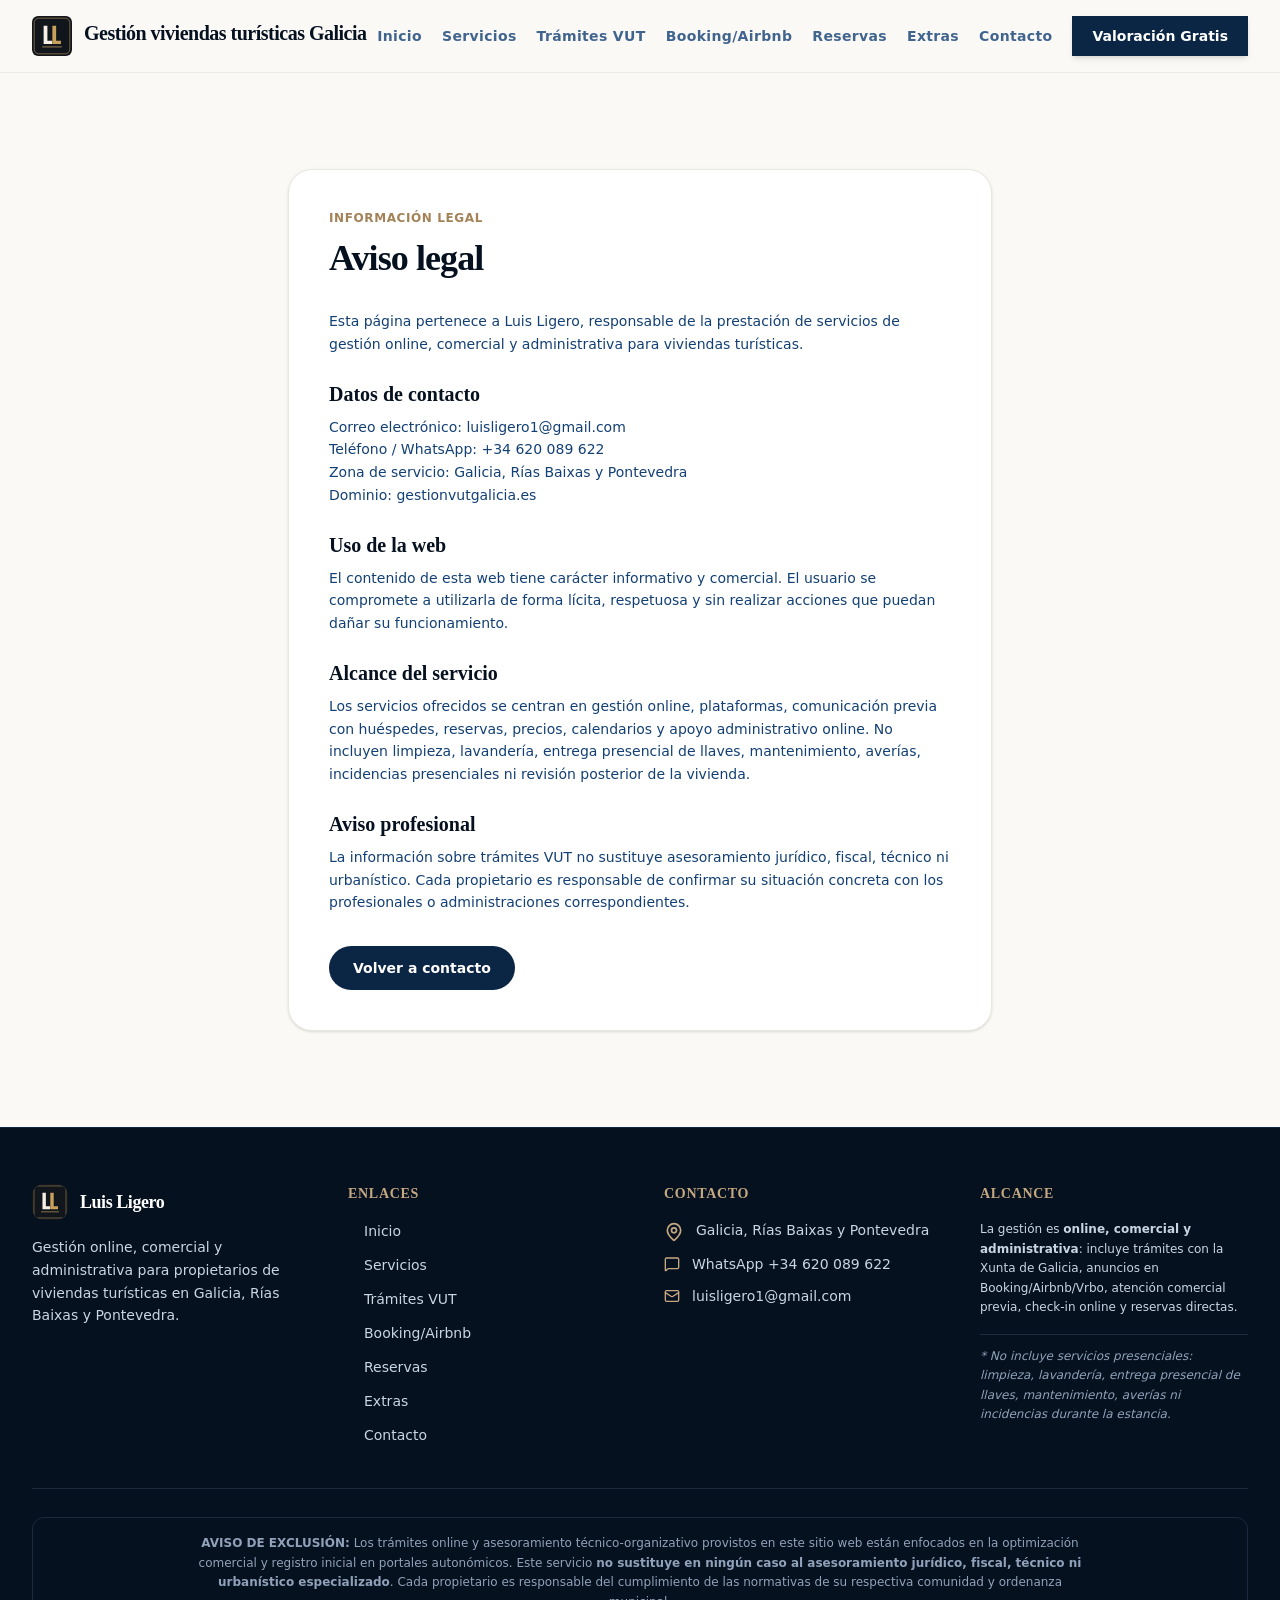
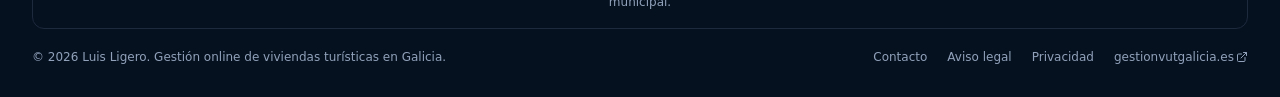
<file: aviso-legal.html>
<!DOCTYPE html><html lang="es" class="h-full antialiased"><head><meta charSet="utf-8"/><meta name="viewport" content="width=device-width, initial-scale=1"/><link rel="stylesheet" href="/_next/static/chunks/02nf581qanyjt.css" data-precedence="next"/><link rel="preload" as="script" fetchPriority="low" href="/_next/static/chunks/0lclmgfn-n7l1.js"/><script src="/_next/static/chunks/0pqt~8bl3ukh4.js" async=""></script><script src="/_next/static/chunks/10u3y4bw1ayzs.js" async=""></script><script src="/_next/static/chunks/0mmsd47xe~1uj.js" async=""></script><script src="/_next/static/chunks/turbopack-15btp665mj0ir.js" async=""></script><script src="/_next/static/chunks/0ime~6rqfk3uv.js" async=""></script><script src="/_next/static/chunks/0mgdau1s7dd.c.js" async=""></script><script src="/_next/static/chunks/0d3shmwh5_nmn.js" async=""></script><title>Aviso legal | Gestión viviendas turísticas Galicia</title><meta name="description" content="Aviso legal de la web de gestión online de viviendas turísticas en Galicia."/><meta name="keywords" content="gestión viviendas turísticas Galicia,gestión VUT Galicia,alta VUT Galicia,trámites vivienda turística Galicia,gestión Airbnb Galicia,gestión Booking Galicia,reservas directas vivienda turística,check-in online vivienda turística,viviendas turísticas Rías Baixas,viviendas turísticas Pontevedra"/><meta name="robots" content="index, follow"/><link rel="canonical" href="https://gestionvutgalicia.es/aviso-legal"/><meta property="og:title" content="Gestión viviendas turísticas Galicia | Gestión Online de Viviendas Turísticas en Galicia"/><meta property="og:description" content="Gestión online de viviendas turísticas en Galicia: trámites VUT, plataformas, reservas directas, calendarios, precios y comunicación previa hasta la llegada."/><meta property="og:url" content="https://gestionvutgalicia.es"/><meta property="og:site_name" content="Gestión viviendas turísticas Galicia"/><meta property="og:locale" content="es_ES"/><meta property="og:type" content="website"/><meta name="twitter:card" content="summary_large_image"/><meta name="twitter:title" content="Gestión viviendas turísticas Galicia | Gestión de VUT en Galicia"/><meta name="twitter:description" content="Gestión online de Booking, Airbnb, Vrbo, trámites VUT y comunicación previa con huéspedes en Galicia."/><link rel="icon" href="/icon.svg?icon.0~c2et9mm5c.2.svg" sizes="any" type="image/svg+xml"/><script src="/_next/static/chunks/03~yq9q893hmn.js" noModule=""></script></head><body class="min-h-full flex flex-col font-sans bg-bone-50 text-atlantic-950"><div hidden=""><!--$--><!--/$--></div><script type="application/ld+json">{"@context":"https://schema.org","@graph":[{"@type":"ProfessionalService","@id":"https://gestionvutgalicia.es/#service","name":"Gestión viviendas turísticas Galicia","url":"https://gestionvutgalicia.es","logo":"https://gestionvutgalicia.es/icon.svg","image":"https://gestionvutgalicia.es/images/vivienda-turistica-galicia.png","description":"Gestión online, comercial y administrativa para propietarios de viviendas turísticas en Galicia, Rías Baixas y Pontevedra.","telephone":"+34 620 089 622","email":"luisligero1@gmail.com","address":{"@type":"PostalAddress","streetAddress":"Poio, Pontevedra, Galicia","addressLocality":"Poio","addressRegion":"Galicia","postalCode":"36995","addressCountry":"ES"},"geo":{"@type":"GeoCoordinates","latitude":"42.4310","longitude":"-8.6444"},"areaServed":[{"@type":"AdministrativeArea","name":"Galicia"},{"@type":"AdministrativeArea","name":"Rías Baixas"},{"@type":"AdministrativeArea","name":"Pontevedra"}],"openingHoursSpecification":{"@type":"OpeningHoursSpecification","dayOfWeek":["Monday","Tuesday","Wednesday","Thursday","Friday","Saturday","Sunday"],"opens":"00:00","closes":"23:59"}},{"@type":"Service","@id":"https://gestionvutgalicia.es/#management","name":"Gestión Online y Burocrática de Viviendas Turísticas","serviceType":"Holiday Rental Online Management","provider":{"@type":"LocalBusiness","name":"Gestión viviendas turísticas Galicia"},"areaServed":{"@type":"AdministrativeArea","name":"Galicia"},"description":"Gestión de trámites online, anuncios en Booking/Airbnb/Vrbo, calendarios, precios, reservas directas y comunicación previa con huéspedes."}]}</script><header class="sticky top-0 z-40 w-full border-b border-bone-200/80 bg-bone-50/95 backdrop-blur-xl"><div class="mx-auto max-w-[1500px] px-4 sm:px-6 lg:px-8"><div class="flex h-[72px] items-center justify-between gap-5"><div class="flex min-w-0 items-center"><a class="group flex min-w-0 items-center gap-3" href="/"><img alt="Luis Ligero" loading="lazy" width="40" height="40" decoding="async" data-nimg="1" class="h-10 w-10 shrink-0" style="color:transparent" src="/images/logo-ll.svg"/><span class="min-w-0 font-serif text-[15px] font-bold leading-tight tracking-tight text-atlantic-950 transition-colors group-hover:text-atlantic-700 sm:text-lg xl:text-xl"><span class="hidden max-w-[430px] truncate sm:inline-block">Gestión viviendas turísticas Galicia</span><span class="block max-w-[230px] truncate sm:hidden">Gestión viviendas turísticas</span></span></a></div><nav class="hidden xl:flex items-center gap-5 2xl:gap-7"><a class="relative whitespace-nowrap py-1 text-sm font-semibold tracking-wide transition-colors text-atlantic-700/80 hover:text-atlantic-950" href="/">Inicio</a><a class="relative whitespace-nowrap py-1 text-sm font-semibold tracking-wide transition-colors text-atlantic-700/80 hover:text-atlantic-950" href="/servicios">Servicios</a><a class="relative whitespace-nowrap py-1 text-sm font-semibold tracking-wide transition-colors text-atlantic-700/80 hover:text-atlantic-950" href="/tramites-vut-galicia">Trámites VUT</a><a class="relative whitespace-nowrap py-1 text-sm font-semibold tracking-wide transition-colors text-atlantic-700/80 hover:text-atlantic-950" href="/gestion-booking-airbnb-vrbo">Booking/Airbnb</a><a class="relative whitespace-nowrap py-1 text-sm font-semibold tracking-wide transition-colors text-atlantic-700/80 hover:text-atlantic-950" href="/reservas-directas">Reservas</a><a class="relative whitespace-nowrap py-1 text-sm font-semibold tracking-wide transition-colors text-atlantic-700/80 hover:text-atlantic-950" href="/extras">Extras</a><a class="relative whitespace-nowrap py-1 text-sm font-semibold tracking-wide transition-colors text-atlantic-700/80 hover:text-atlantic-950" href="/contacto">Contacto</a></nav><div class="hidden shrink-0 xl:block"><a class="inline-flex items-center justify-center bg-atlantic-900 px-5 py-2.5 text-sm font-semibold text-white shadow-md transition hover:bg-atlantic-800 focus:outline-none focus:ring-2 focus:ring-atlantic-900 focus:ring-offset-2 2xl:px-6" href="/contacto">Valoración Gratis</a></div><div class="flex xl:hidden"><button type="button" class="inline-flex h-11 w-11 items-center justify-center border border-bone-200 bg-white text-atlantic-900 hover:bg-bone-100 focus:outline-none" aria-expanded="false"><span class="sr-only">Abrir menú principal</span><svg xmlns="http://www.w3.org/2000/svg" width="24" height="24" viewBox="0 0 24 24" fill="none" stroke="currentColor" stroke-width="2" stroke-linecap="round" stroke-linejoin="round" class="lucide lucide-menu h-6 w-6" aria-hidden="true"><path d="M4 5h16"></path><path d="M4 12h16"></path><path d="M4 19h16"></path></svg></button></div></div></div></header><main class="flex-grow"><main class="bg-bone-50 pt-24 pb-16 sm:pb-24"><section class="mx-auto max-w-3xl px-4 sm:px-6 lg:px-8"><div class="rounded-3xl border border-bone-200 bg-white p-6 shadow-sm sm:p-10"><p class="text-xs font-bold uppercase tracking-wider text-sand-700">Información legal</p><h1 class="mt-3 font-serif text-3xl font-bold tracking-tight text-atlantic-950 sm:text-4xl">Aviso legal</h1><div class="mt-8 space-y-6 text-sm leading-relaxed text-atlantic-700"><p>Esta página pertenece a <!-- -->Luis Ligero<!-- -->, responsable de la prestación de servicios de gestión online, comercial y administrativa para viviendas turísticas.</p><div><h2 class="font-serif text-xl font-bold text-atlantic-950">Datos de contacto</h2><p class="mt-2">Correo electrónico: <!-- -->luisligero1@gmail.com</p><p>Teléfono / WhatsApp: <!-- -->+34 620 089 622</p><p>Zona de servicio: <!-- -->Galicia, Rías Baixas y Pontevedra</p><p>Dominio: <!-- -->gestionvutgalicia.es</p></div><div><h2 class="font-serif text-xl font-bold text-atlantic-950">Uso de la web</h2><p class="mt-2">El contenido de esta web tiene carácter informativo y comercial. El usuario se compromete a utilizarla de forma lícita, respetuosa y sin realizar acciones que puedan dañar su funcionamiento.</p></div><div><h2 class="font-serif text-xl font-bold text-atlantic-950">Alcance del servicio</h2><p class="mt-2">Los servicios ofrecidos se centran en gestión online, plataformas, comunicación previa con huéspedes, reservas, precios, calendarios y apoyo administrativo online. No incluyen limpieza, lavandería, entrega presencial de llaves, mantenimiento, averías, incidencias presenciales ni revisión posterior de la vivienda.</p></div><div><h2 class="font-serif text-xl font-bold text-atlantic-950">Aviso profesional</h2><p class="mt-2">La información sobre trámites VUT no sustituye asesoramiento jurídico, fiscal, técnico ni urbanístico. Cada propietario es responsable de confirmar su situación concreta con los profesionales o administraciones correspondientes.</p></div></div><a class="mt-8 inline-flex rounded-full bg-atlantic-900 px-6 py-3 text-sm font-semibold text-white transition-colors hover:bg-atlantic-800" href="/contacto">Volver a contacto</a></div></section></main><!--$--><!--/$--></main><footer class="bg-atlantic-950 text-white border-t border-atlantic-900 pt-10 pb-6 sm:pt-14 sm:pb-8"><div class="mx-auto max-w-7xl px-4 sm:px-6 lg:px-8"><div class="grid grid-cols-1 gap-7 md:grid-cols-2 lg:grid-cols-4 lg:gap-12 mb-7 sm:mb-10"><div class="md:col-span-1 space-y-4"><a class="flex items-center gap-3" href="/"><img alt="Luis Ligero" loading="lazy" width="36" height="36" decoding="async" data-nimg="1" class="h-9 w-9 rounded-xl" style="color:transparent" src="/images/logo-ll.svg"/><span class="font-serif text-lg font-bold tracking-tight text-white leading-tight">Luis Ligero</span></a><p class="text-sm text-slate-300 font-sans leading-relaxed">Gestión online, comercial y administrativa para propietarios de viviendas turísticas en Galicia, Rías Baixas y Pontevedra.</p></div><div class="hidden space-y-4 md:block"><h3 class="font-serif font-semibold text-sand-500 text-sm uppercase tracking-wider">Enlaces</h3><ul class="space-y-2.5"><li><a class="text-sm text-slate-300 hover:text-white transition-colors inline-flex items-center gap-1 group" href="/"><svg xmlns="http://www.w3.org/2000/svg" width="24" height="24" viewBox="0 0 24 24" fill="none" stroke="currentColor" stroke-width="2" stroke-linecap="round" stroke-linejoin="round" class="lucide lucide-arrow-right h-3 w-3 opacity-0 group-hover:opacity-100 -translate-x-1 group-hover:translate-x-0 transition-all text-sand-500" aria-hidden="true"><path d="M5 12h14"></path><path d="m12 5 7 7-7 7"></path></svg><span>Inicio</span></a></li><li><a class="text-sm text-slate-300 hover:text-white transition-colors inline-flex items-center gap-1 group" href="/servicios"><svg xmlns="http://www.w3.org/2000/svg" width="24" height="24" viewBox="0 0 24 24" fill="none" stroke="currentColor" stroke-width="2" stroke-linecap="round" stroke-linejoin="round" class="lucide lucide-arrow-right h-3 w-3 opacity-0 group-hover:opacity-100 -translate-x-1 group-hover:translate-x-0 transition-all text-sand-500" aria-hidden="true"><path d="M5 12h14"></path><path d="m12 5 7 7-7 7"></path></svg><span>Servicios</span></a></li><li><a class="text-sm text-slate-300 hover:text-white transition-colors inline-flex items-center gap-1 group" href="/tramites-vut-galicia"><svg xmlns="http://www.w3.org/2000/svg" width="24" height="24" viewBox="0 0 24 24" fill="none" stroke="currentColor" stroke-width="2" stroke-linecap="round" stroke-linejoin="round" class="lucide lucide-arrow-right h-3 w-3 opacity-0 group-hover:opacity-100 -translate-x-1 group-hover:translate-x-0 transition-all text-sand-500" aria-hidden="true"><path d="M5 12h14"></path><path d="m12 5 7 7-7 7"></path></svg><span>Trámites VUT</span></a></li><li><a class="text-sm text-slate-300 hover:text-white transition-colors inline-flex items-center gap-1 group" href="/gestion-booking-airbnb-vrbo"><svg xmlns="http://www.w3.org/2000/svg" width="24" height="24" viewBox="0 0 24 24" fill="none" stroke="currentColor" stroke-width="2" stroke-linecap="round" stroke-linejoin="round" class="lucide lucide-arrow-right h-3 w-3 opacity-0 group-hover:opacity-100 -translate-x-1 group-hover:translate-x-0 transition-all text-sand-500" aria-hidden="true"><path d="M5 12h14"></path><path d="m12 5 7 7-7 7"></path></svg><span>Booking/Airbnb</span></a></li><li><a class="text-sm text-slate-300 hover:text-white transition-colors inline-flex items-center gap-1 group" href="/reservas-directas"><svg xmlns="http://www.w3.org/2000/svg" width="24" height="24" viewBox="0 0 24 24" fill="none" stroke="currentColor" stroke-width="2" stroke-linecap="round" stroke-linejoin="round" class="lucide lucide-arrow-right h-3 w-3 opacity-0 group-hover:opacity-100 -translate-x-1 group-hover:translate-x-0 transition-all text-sand-500" aria-hidden="true"><path d="M5 12h14"></path><path d="m12 5 7 7-7 7"></path></svg><span>Reservas</span></a></li><li><a class="text-sm text-slate-300 hover:text-white transition-colors inline-flex items-center gap-1 group" href="/extras"><svg xmlns="http://www.w3.org/2000/svg" width="24" height="24" viewBox="0 0 24 24" fill="none" stroke="currentColor" stroke-width="2" stroke-linecap="round" stroke-linejoin="round" class="lucide lucide-arrow-right h-3 w-3 opacity-0 group-hover:opacity-100 -translate-x-1 group-hover:translate-x-0 transition-all text-sand-500" aria-hidden="true"><path d="M5 12h14"></path><path d="m12 5 7 7-7 7"></path></svg><span>Extras</span></a></li><li><a class="text-sm text-slate-300 hover:text-white transition-colors inline-flex items-center gap-1 group" href="/contacto"><svg xmlns="http://www.w3.org/2000/svg" width="24" height="24" viewBox="0 0 24 24" fill="none" stroke="currentColor" stroke-width="2" stroke-linecap="round" stroke-linejoin="round" class="lucide lucide-arrow-right h-3 w-3 opacity-0 group-hover:opacity-100 -translate-x-1 group-hover:translate-x-0 transition-all text-sand-500" aria-hidden="true"><path d="M5 12h14"></path><path d="m12 5 7 7-7 7"></path></svg><span>Contacto</span></a></li></ul></div><div class="space-y-4"><h3 class="font-serif font-semibold text-sand-500 text-sm uppercase tracking-wider">Contacto</h3><ul class="space-y-3 text-sm text-slate-300"><li class="flex items-start gap-3"><svg xmlns="http://www.w3.org/2000/svg" width="24" height="24" viewBox="0 0 24 24" fill="none" stroke="currentColor" stroke-width="2" stroke-linecap="round" stroke-linejoin="round" class="lucide lucide-map-pin h-5 w-5 text-sand-500 shrink-0 mt-0.5" aria-hidden="true"><path d="M20 10c0 4.993-5.539 10.193-7.399 11.799a1 1 0 0 1-1.202 0C9.539 20.193 4 14.993 4 10a8 8 0 0 1 16 0"></path><circle cx="12" cy="10" r="3"></circle></svg><span>Galicia, Rías Baixas y Pontevedra</span></li><li class="flex items-center gap-3"><svg xmlns="http://www.w3.org/2000/svg" width="24" height="24" viewBox="0 0 24 24" fill="none" stroke="currentColor" stroke-width="2" stroke-linecap="round" stroke-linejoin="round" class="lucide lucide-message-square h-4 w-4 text-sand-500 shrink-0" aria-hidden="true"><path d="M22 17a2 2 0 0 1-2 2H6.828a2 2 0 0 0-1.414.586l-2.202 2.202A.71.71 0 0 1 2 21.286V5a2 2 0 0 1 2-2h16a2 2 0 0 1 2 2z"></path></svg><a href="https://wa.me/34620089622" target="_blank" rel="noopener noreferrer" class="hover:text-white transition-colors">WhatsApp <!-- -->+34 620 089 622</a></li><li class="flex items-center gap-3"><svg xmlns="http://www.w3.org/2000/svg" width="24" height="24" viewBox="0 0 24 24" fill="none" stroke="currentColor" stroke-width="2" stroke-linecap="round" stroke-linejoin="round" class="lucide lucide-mail h-4 w-4 text-sand-500 shrink-0" aria-hidden="true"><path d="m22 7-8.991 5.727a2 2 0 0 1-2.009 0L2 7"></path><rect x="2" y="4" width="20" height="16" rx="2"></rect></svg><a href="mailto:luisligero1@gmail.com" class="hover:text-white transition-colors">luisligero1@gmail.com</a></li></ul></div><div class="space-y-3 sm:space-y-4"><h3 class="font-serif font-semibold text-sand-500 text-sm uppercase tracking-wider">Alcance</h3><p class="text-xs text-slate-300 leading-relaxed">La gestión es <strong>online, comercial y administrativa</strong>: incluye trámites con la Xunta de Galicia, anuncios en Booking/Airbnb/Vrbo, atención comercial previa, check-in online y reservas directas.</p><p class="text-xs text-slate-400 leading-relaxed italic border-t border-slate-800 pt-3">* No incluye servicios presenciales: limpieza, lavandería, entrega presencial de llaves, mantenimiento, averías ni incidencias durante la estancia.</p></div></div><div class="border-t border-slate-800 pt-5 mt-6 space-y-5 sm:pt-7 sm:mt-8"><div class="hidden bg-atlantic-950 p-4 rounded-xl border border-slate-800 text-center sm:block"><p class="text-xs text-slate-400 max-w-4xl mx-auto leading-relaxed"><strong>AVISO DE EXCLUSIÓN:</strong> Los trámites online y asesoramiento técnico-organizativo provistos en este sitio web están enfocados en la optimización comercial y registro inicial en portales autonómicos. Este servicio <strong>no sustituye en ningún caso al asesoramiento jurídico, fiscal, técnico ni urbanístico especializado</strong>. Cada propietario es responsable del cumplimiento de las normativas de su respectiva comunidad y ordenanza municipal.</p></div><p class="text-[11px] leading-relaxed text-slate-500 sm:hidden">Servicio online y comercial. No sustituye asesoramiento jurídico, fiscal, técnico ni urbanístico especializado.</p><div class="flex flex-col items-start justify-between gap-4 text-xs text-slate-400 sm:items-center lg:flex-row"><p>© <!-- -->2026<!-- --> Luis Ligero. Gestión online de viviendas turísticas en Galicia.</p><div class="flex flex-wrap items-center justify-center gap-x-5 gap-y-2"><a class="hover:text-white transition-colors" href="/contacto">Contacto</a><a class="hover:text-white transition-colors" href="/aviso-legal">Aviso legal</a><a class="hover:text-white transition-colors" href="/privacidad">Privacidad</a><a href="https://gestionvutgalicia.es" class="hover:text-white transition-colors inline-flex items-center gap-0.5"><span>gestionvutgalicia.es</span><svg xmlns="http://www.w3.org/2000/svg" width="24" height="24" viewBox="0 0 24 24" fill="none" stroke="currentColor" stroke-width="2" stroke-linecap="round" stroke-linejoin="round" class="lucide lucide-external-link h-3 w-3" aria-hidden="true"><path d="M15 3h6v6"></path><path d="M10 14 21 3"></path><path d="M18 13v6a2 2 0 0 1-2 2H5a2 2 0 0 1-2-2V8a2 2 0 0 1 2-2h6"></path></svg></a></div></div></div></div></footer><div class="fixed bottom-6 right-6 z-50 pointer-events-auto" style="opacity:0;transform:scale(0)"><a href="https://wa.me/34620089622?text=Hola!%20Me%20pongo%20en%20contacto%20a%20trav%C3%A9s%20de%20la%20web%20para%20solicitar%20informaci%C3%B3n%20sobre%20la%20gesti%C3%B3n%20online%20de%20mi%20vivienda%20tur%C3%ADstica%20en%20Galicia." target="_blank" rel="noopener noreferrer" aria-label="Hablar por WhatsApp" class="group relative flex items-center justify-center h-14 w-14 rounded-full bg-emerald-600 text-white shadow-lg hover:bg-emerald-500 transition-colors duration-300 focus:outline-none focus:ring-2 focus:ring-emerald-600 focus:ring-offset-2"><span class="absolute -inset-0.5 rounded-full bg-emerald-600 opacity-40 group-hover:scale-125 animate-ping duration-1000 -z-10"></span><svg xmlns="http://www.w3.org/2000/svg" width="24" height="24" viewBox="0 0 24 24" fill="none" stroke="currentColor" stroke-width="2" stroke-linecap="round" stroke-linejoin="round" class="lucide lucide-message-circle h-7 w-7 fill-white" aria-hidden="true"><path d="M2.992 16.342a2 2 0 0 1 .094 1.167l-1.065 3.29a1 1 0 0 0 1.236 1.168l3.413-.998a2 2 0 0 1 1.099.092 10 10 0 1 0-4.777-4.719"></path></svg><span class="absolute right-16 top-1/2 -translate-y-1/2 scale-0 group-hover:scale-100 bg-atlantic-900 text-white text-xs font-semibold px-3 py-1.5 rounded-lg shadow-md whitespace-nowrap origin-right transition-all duration-200">¿Hablamos por WhatsApp?</span></a></div><script src="/_next/static/chunks/0lclmgfn-n7l1.js" id="_R_" async=""></script><script>(self.__next_f=self.__next_f||[]).push([0])</script><script>self.__next_f.push([1,"1:\"$Sreact.fragment\"\n3:I[36852,[\"/_next/static/chunks/0ime~6rqfk3uv.js\",\"/_next/static/chunks/0mgdau1s7dd.c.js\",\"/_next/static/chunks/0d3shmwh5_nmn.js\"],\"default\"]\n4:I[39756,[\"/_next/static/chunks/0ime~6rqfk3uv.js\",\"/_next/static/chunks/0mgdau1s7dd.c.js\",\"/_next/static/chunks/0d3shmwh5_nmn.js\"],\"default\"]\n5:I[37457,[\"/_next/static/chunks/0ime~6rqfk3uv.js\",\"/_next/static/chunks/0mgdau1s7dd.c.js\",\"/_next/static/chunks/0d3shmwh5_nmn.js\"],\"default\"]\nc:I[68027,[\"/_next/static/chunks/0ime~6rqfk3uv.js\",\"/_next/static/chunks/0mgdau1s7dd.c.js\",\"/_next/static/chunks/0d3shmwh5_nmn.js\"],\"default\",1]\n:HL[\"/_next/static/chunks/02nf581qanyjt.css\",\"style\"]\n2:T657,"])</script><script>self.__next_f.push([1,"{\"@context\":\"https://schema.org\",\"@graph\":[{\"@type\":\"ProfessionalService\",\"@id\":\"https://gestionvutgalicia.es/#service\",\"name\":\"Gestión viviendas turísticas Galicia\",\"url\":\"https://gestionvutgalicia.es\",\"logo\":\"https://gestionvutgalicia.es/icon.svg\",\"image\":\"https://gestionvutgalicia.es/images/vivienda-turistica-galicia.png\",\"description\":\"Gestión online, comercial y administrativa para propietarios de viviendas turísticas en Galicia, Rías Baixas y Pontevedra.\",\"telephone\":\"+34 620 089 622\",\"email\":\"luisligero1@gmail.com\",\"address\":{\"@type\":\"PostalAddress\",\"streetAddress\":\"Poio, Pontevedra, Galicia\",\"addressLocality\":\"Poio\",\"addressRegion\":\"Galicia\",\"postalCode\":\"36995\",\"addressCountry\":\"ES\"},\"geo\":{\"@type\":\"GeoCoordinates\",\"latitude\":\"42.4310\",\"longitude\":\"-8.6444\"},\"areaServed\":[{\"@type\":\"AdministrativeArea\",\"name\":\"Galicia\"},{\"@type\":\"AdministrativeArea\",\"name\":\"Rías Baixas\"},{\"@type\":\"AdministrativeArea\",\"name\":\"Pontevedra\"}],\"openingHoursSpecification\":{\"@type\":\"OpeningHoursSpecification\",\"dayOfWeek\":[\"Monday\",\"Tuesday\",\"Wednesday\",\"Thursday\",\"Friday\",\"Saturday\",\"Sunday\"],\"opens\":\"00:00\",\"closes\":\"23:59\"}},{\"@type\":\"Service\",\"@id\":\"https://gestionvutgalicia.es/#management\",\"name\":\"Gestión Online y Burocrática de Viviendas Turísticas\",\"serviceType\":\"Holiday Rental Online Management\",\"provider\":{\"@type\":\"LocalBusiness\",\"name\":\"Gestión viviendas turísticas Galicia\"},\"areaServed\":{\"@type\":\"AdministrativeArea\",\"name\":\"Galicia\"},\"description\":\"Gestión de trámites online, anuncios en Booking/Airbnb/Vrbo, calendarios, precios, reservas directas y comunicación previa con huéspedes.\"}]}"])</script><script>self.__next_f.push([1,"0:{\"P\":null,\"c\":[\"\",\"aviso-legal\"],\"q\":\"\",\"i\":false,\"f\":[[[\"\",{\"children\":[\"aviso-legal\",{\"children\":[\"__PAGE__\",{}]}]},\"$undefined\",\"$undefined\",16],[[\"$\",\"$1\",\"c\",{\"children\":[[[\"$\",\"link\",\"0\",{\"rel\":\"stylesheet\",\"href\":\"/_next/static/chunks/02nf581qanyjt.css\",\"precedence\":\"next\",\"crossOrigin\":\"$undefined\",\"nonce\":\"$undefined\"}],[\"$\",\"script\",\"script-0\",{\"src\":\"/_next/static/chunks/0ime~6rqfk3uv.js\",\"async\":true,\"nonce\":\"$undefined\"}],[\"$\",\"script\",\"script-1\",{\"src\":\"/_next/static/chunks/0mgdau1s7dd.c.js\",\"async\":true,\"nonce\":\"$undefined\"}],[\"$\",\"script\",\"script-2\",{\"src\":\"/_next/static/chunks/0d3shmwh5_nmn.js\",\"async\":true,\"nonce\":\"$undefined\"}]],[\"$\",\"html\",null,{\"lang\":\"es\",\"className\":\"h-full antialiased\",\"children\":[\"$\",\"body\",null,{\"className\":\"min-h-full flex flex-col font-sans bg-bone-50 text-atlantic-950\",\"children\":[[\"$\",\"script\",null,{\"type\":\"application/ld+json\",\"dangerouslySetInnerHTML\":{\"__html\":\"$2\"}}],[\"$\",\"$L3\",null,{}],[\"$\",\"main\",null,{\"className\":\"flex-grow\",\"children\":[\"$\",\"$L4\",null,{\"parallelRouterKey\":\"children\",\"error\":\"$undefined\",\"errorStyles\":\"$undefined\",\"errorScripts\":\"$undefined\",\"template\":[\"$\",\"$L5\",null,{}],\"templateStyles\":\"$undefined\",\"templateScripts\":\"$undefined\",\"notFound\":[[[\"$\",\"title\",null,{\"children\":\"404: This page could not be found.\"}],[\"$\",\"div\",null,{\"style\":{\"fontFamily\":\"system-ui,\\\"Segoe UI\\\",Roboto,Helvetica,Arial,sans-serif,\\\"Apple Color Emoji\\\",\\\"Segoe UI Emoji\\\"\",\"height\":\"100vh\",\"textAlign\":\"center\",\"display\":\"flex\",\"flexDirection\":\"column\",\"alignItems\":\"center\",\"justifyContent\":\"center\"},\"children\":[\"$\",\"div\",null,{\"children\":[[\"$\",\"style\",null,{\"dangerouslySetInnerHTML\":{\"__html\":\"body{color:#000;background:#fff;margin:0}.next-error-h1{border-right:1px solid rgba(0,0,0,.3)}@media (prefers-color-scheme:dark){body{color:#fff;background:#000}.next-error-h1{border-right:1px solid rgba(255,255,255,.3)}}\"}}],[\"$\",\"h1\",null,{\"className\":\"next-error-h1\",\"style\":{\"display\":\"inline-block\",\"margin\":\"0 20px 0 0\",\"padding\":\"0 23px 0 0\",\"fontSize\":24,\"fontWeight\":500,\"verticalAlign\":\"top\",\"lineHeight\":\"49px\"},\"children\":404}],[\"$\",\"div\",null,{\"style\":{\"display\":\"inline-block\"},\"children\":[\"$\",\"h2\",null,{\"style\":{\"fontSize\":14,\"fontWeight\":400,\"lineHeight\":\"49px\",\"margin\":0},\"children\":\"This page could not be found.\"}]}]]}]}]],[]],\"forbidden\":\"$undefined\",\"unauthorized\":\"$undefined\"}]}],[\"$\",\"footer\",null,{\"className\":\"bg-atlantic-950 text-white border-t border-atlantic-900 pt-10 pb-6 sm:pt-14 sm:pb-8\",\"children\":\"$L6\"}],\"$L7\"]}]}]]}],{\"children\":[\"$L8\",{\"children\":[\"$L9\",{},null,false,null]},null,false,\"$@a\"]},null,false,null],\"$Lb\",false]],\"m\":\"$undefined\",\"G\":[\"$c\",[\"$Ld\"]],\"S\":true,\"h\":null,\"s\":\"$undefined\",\"l\":\"$undefined\",\"p\":\"$undefined\",\"d\":\"$undefined\",\"b\":\"7HqTK1mJ3YsoaxEiVyxfX\"}\n"])</script><script>self.__next_f.push([1,"e:I[22016,[\"/_next/static/chunks/0ime~6rqfk3uv.js\",\"/_next/static/chunks/0mgdau1s7dd.c.js\",\"/_next/static/chunks/0d3shmwh5_nmn.js\"],\"\"]\nf:I[85437,[\"/_next/static/chunks/0ime~6rqfk3uv.js\",\"/_next/static/chunks/0mgdau1s7dd.c.js\",\"/_next/static/chunks/0d3shmwh5_nmn.js\"],\"Image\"]\n10:I[5014,[\"/_next/static/chunks/0ime~6rqfk3uv.js\",\"/_next/static/chunks/0mgdau1s7dd.c.js\",\"/_next/static/chunks/0d3shmwh5_nmn.js\"],\"default\"]\n15:I[26111,[\"/_next/static/chunks/0ime~6rqfk3uv.js\",\"/_next/static/chunks/0mgdau1s7dd.c.js\",\"/_next/static/chunks/0d3shmwh5_nmn.js\"],\"default\"]\n16:I[97367,[\"/_next/static/chunks/0ime~6rqfk3uv.js\",\"/_next/static/chunks/0mgdau1s7dd.c.js\",\"/_next/static/chunks/0d3shmwh5_nmn.js\"],\"OutletBoundary\"]\n17:\"$Sreact.suspense\"\n1a:I[97367,[\"/_next/static/chunks/0ime~6rqfk3uv.js\",\"/_next/static/chunks/0mgdau1s7dd.c.js\",\"/_next/static/chunks/0d3shmwh5_nmn.js\"],\"ViewportBoundary\"]\n1c:I[97367,[\"/_next/static/chunks/0ime~6rqfk3uv.js\",\"/_next/static/chunks/0mgdau1s7dd.c.js\",\"/_next/static/chunks/0d3shmwh5_nmn.js\"],\"MetadataBoundary\"]\n"])</script><script>self.__next_f.push([1,"6:[\"$\",\"div\",null,{\"className\":\"mx-auto max-w-7xl px-4 sm:px-6 lg:px-8\",\"children\":[[\"$\",\"div\",null,{\"className\":\"grid grid-cols-1 gap-7 md:grid-cols-2 lg:grid-cols-4 lg:gap-12 mb-7 sm:mb-10\",\"children\":[[\"$\",\"div\",null,{\"className\":\"md:col-span-1 space-y-4\",\"children\":[[\"$\",\"$Le\",null,{\"href\":\"/\",\"className\":\"flex items-center gap-3\",\"children\":[[\"$\",\"$Lf\",null,{\"src\":\"/images/logo-ll.svg\",\"alt\":\"Luis Ligero\",\"width\":36,\"height\":36,\"className\":\"h-9 w-9 rounded-xl\"}],[\"$\",\"span\",null,{\"className\":\"font-serif text-lg font-bold tracking-tight text-white leading-tight\",\"children\":\"Luis Ligero\"}]]}],[\"$\",\"p\",null,{\"className\":\"text-sm text-slate-300 font-sans leading-relaxed\",\"children\":\"Gestión online, comercial y administrativa para propietarios de viviendas turísticas en Galicia, Rías Baixas y Pontevedra.\"}]]}],[\"$\",\"div\",null,{\"className\":\"hidden space-y-4 md:block\",\"children\":[[\"$\",\"h3\",null,{\"className\":\"font-serif font-semibold text-sand-500 text-sm uppercase tracking-wider\",\"children\":\"Enlaces\"}],[\"$\",\"ul\",null,{\"className\":\"space-y-2.5\",\"children\":[[\"$\",\"li\",\"/\",{\"children\":[\"$\",\"$Le\",null,{\"href\":\"/\",\"className\":\"text-sm text-slate-300 hover:text-white transition-colors inline-flex items-center gap-1 group\",\"children\":[[\"$\",\"$L10\",null,{\"ref\":\"$undefined\",\"iconNode\":[[\"path\",{\"d\":\"M5 12h14\",\"key\":\"1ays0h\"}],[\"path\",{\"d\":\"m12 5 7 7-7 7\",\"key\":\"xquz4c\"}]],\"className\":\"lucide-arrow-right h-3 w-3 opacity-0 group-hover:opacity-100 -translate-x-1 group-hover:translate-x-0 transition-all text-sand-500\"}],[\"$\",\"span\",null,{\"children\":\"Inicio\"}]]}]}],[\"$\",\"li\",\"/servicios\",{\"children\":[\"$\",\"$Le\",null,{\"href\":\"/servicios\",\"className\":\"text-sm text-slate-300 hover:text-white transition-colors inline-flex items-center gap-1 group\",\"children\":[[\"$\",\"$L10\",null,{\"ref\":\"$undefined\",\"iconNode\":\"$6:props:children:0:props:children:1:props:children:1:props:children:0:props:children:props:children:0:props:iconNode\",\"className\":\"lucide-arrow-right h-3 w-3 opacity-0 group-hover:opacity-100 -translate-x-1 group-hover:translate-x-0 transition-all text-sand-500\"}],[\"$\",\"span\",null,{\"children\":\"Servicios\"}]]}]}],[\"$\",\"li\",\"/tramites-vut-galicia\",{\"children\":[\"$\",\"$Le\",null,{\"href\":\"/tramites-vut-galicia\",\"className\":\"text-sm text-slate-300 hover:text-white transition-colors inline-flex items-center gap-1 group\",\"children\":[[\"$\",\"$L10\",null,{\"ref\":\"$undefined\",\"iconNode\":\"$6:props:children:0:props:children:1:props:children:1:props:children:0:props:children:props:children:0:props:iconNode\",\"className\":\"lucide-arrow-right h-3 w-3 opacity-0 group-hover:opacity-100 -translate-x-1 group-hover:translate-x-0 transition-all text-sand-500\"}],[\"$\",\"span\",null,{\"children\":\"Trámites VUT\"}]]}]}],[\"$\",\"li\",\"/gestion-booking-airbnb-vrbo\",{\"children\":[\"$\",\"$Le\",null,{\"href\":\"/gestion-booking-airbnb-vrbo\",\"className\":\"text-sm text-slate-300 hover:text-white transition-colors inline-flex items-center gap-1 group\",\"children\":[[\"$\",\"$L10\",null,{\"ref\":\"$undefined\",\"iconNode\":\"$6:props:children:0:props:children:1:props:children:1:props:children:0:props:children:props:children:0:props:iconNode\",\"className\":\"lucide-arrow-right h-3 w-3 opacity-0 group-hover:opacity-100 -translate-x-1 group-hover:translate-x-0 transition-all text-sand-500\"}],[\"$\",\"span\",null,{\"children\":\"Booking/Airbnb\"}]]}]}],[\"$\",\"li\",\"/reservas-directas\",{\"children\":[\"$\",\"$Le\",null,{\"href\":\"/reservas-directas\",\"className\":\"text-sm text-slate-300 hover:text-white transition-colors inline-flex items-center gap-1 group\",\"children\":[[\"$\",\"$L10\",null,{\"ref\":\"$undefined\",\"iconNode\":\"$6:props:children:0:props:children:1:props:children:1:props:children:0:props:children:props:children:0:props:iconNode\",\"className\":\"lucide-arrow-right h-3 w-3 opacity-0 group-hover:opacity-100 -translate-x-1 group-hover:translate-x-0 transition-all text-sand-500\"}],[\"$\",\"span\",null,{\"children\":\"Reservas\"}]]}]}],[\"$\",\"li\",\"/extras\",{\"children\":[\"$\",\"$Le\",null,{\"href\":\"/extras\",\"className\":\"text-sm text-slate-300 hover:text-white transition-colors inline-flex items-center gap-1 group\",\"children\":[[\"$\",\"$L10\",null,{\"ref\":\"$undefined\",\"iconNode\":\"$6:props:children:0:props:children:1:props:children:1:props:children:0:props:children:props:children:0:props:iconNode\",\"className\":\"lucide-arrow-right h-3 w-3 opacity-0 group-hover:opacity-100 -translate-x-1 group-hover:translate-x-0 transition-all text-sand-500\"}],[\"$\",\"span\",null,{\"children\":\"Extras\"}]]}]}],[\"$\",\"li\",\"/contacto\",{\"children\":[\"$\",\"$Le\",null,{\"href\":\"/contacto\",\"className\":\"text-sm text-slate-300 hover:text-white transition-colors inline-flex items-center gap-1 group\",\"children\":[[\"$\",\"$L10\",null,{\"ref\":\"$undefined\",\"iconNode\":\"$6:props:children:0:props:children:1:props:children:1:props:children:0:props:children:props:children:0:props:iconNode\",\"className\":\"lucide-arrow-right h-3 w-3 opacity-0 group-hover:opacity-100 -translate-x-1 group-hover:translate-x-0 transition-all text-sand-500\"}],\"$L11\"]}]}]]}]]}],\"$L12\",\"$L13\"]}],\"$L14\"]}]\n"])</script><script>self.__next_f.push([1,"7:[\"$\",\"$L15\",null,{}]\n8:[\"$\",\"$1\",\"c\",{\"children\":[null,[\"$\",\"$L4\",null,{\"parallelRouterKey\":\"children\",\"error\":\"$undefined\",\"errorStyles\":\"$undefined\",\"errorScripts\":\"$undefined\",\"template\":[\"$\",\"$L5\",null,{}],\"templateStyles\":\"$undefined\",\"templateScripts\":\"$undefined\",\"notFound\":\"$undefined\",\"forbidden\":\"$undefined\",\"unauthorized\":\"$undefined\"}]]}]\n"])</script><script>self.__next_f.push([1,"9:[\"$\",\"$1\",\"c\",{\"children\":[[\"$\",\"main\",null,{\"className\":\"bg-bone-50 pt-24 pb-16 sm:pb-24\",\"children\":[\"$\",\"section\",null,{\"className\":\"mx-auto max-w-3xl px-4 sm:px-6 lg:px-8\",\"children\":[\"$\",\"div\",null,{\"className\":\"rounded-3xl border border-bone-200 bg-white p-6 shadow-sm sm:p-10\",\"children\":[[\"$\",\"p\",null,{\"className\":\"text-xs font-bold uppercase tracking-wider text-sand-700\",\"children\":\"Información legal\"}],[\"$\",\"h1\",null,{\"className\":\"mt-3 font-serif text-3xl font-bold tracking-tight text-atlantic-950 sm:text-4xl\",\"children\":\"Aviso legal\"}],[\"$\",\"div\",null,{\"className\":\"mt-8 space-y-6 text-sm leading-relaxed text-atlantic-700\",\"children\":[[\"$\",\"p\",null,{\"children\":[\"Esta página pertenece a \",\"Luis Ligero\",\", responsable de la prestación de servicios de gestión online, comercial y administrativa para viviendas turísticas.\"]}],[\"$\",\"div\",null,{\"children\":[[\"$\",\"h2\",null,{\"className\":\"font-serif text-xl font-bold text-atlantic-950\",\"children\":\"Datos de contacto\"}],[\"$\",\"p\",null,{\"className\":\"mt-2\",\"children\":[\"Correo electrónico: \",\"luisligero1@gmail.com\"]}],[\"$\",\"p\",null,{\"children\":[\"Teléfono / WhatsApp: \",\"+34 620 089 622\"]}],[\"$\",\"p\",null,{\"children\":[\"Zona de servicio: \",\"Galicia, Rías Baixas y Pontevedra\"]}],[\"$\",\"p\",null,{\"children\":[\"Dominio: \",\"gestionvutgalicia.es\"]}]]}],[\"$\",\"div\",null,{\"children\":[[\"$\",\"h2\",null,{\"className\":\"font-serif text-xl font-bold text-atlantic-950\",\"children\":\"Uso de la web\"}],[\"$\",\"p\",null,{\"className\":\"mt-2\",\"children\":\"El contenido de esta web tiene carácter informativo y comercial. El usuario se compromete a utilizarla de forma lícita, respetuosa y sin realizar acciones que puedan dañar su funcionamiento.\"}]]}],[\"$\",\"div\",null,{\"children\":[[\"$\",\"h2\",null,{\"className\":\"font-serif text-xl font-bold text-atlantic-950\",\"children\":\"Alcance del servicio\"}],[\"$\",\"p\",null,{\"className\":\"mt-2\",\"children\":\"Los servicios ofrecidos se centran en gestión online, plataformas, comunicación previa con huéspedes, reservas, precios, calendarios y apoyo administrativo online. No incluyen limpieza, lavandería, entrega presencial de llaves, mantenimiento, averías, incidencias presenciales ni revisión posterior de la vivienda.\"}]]}],[\"$\",\"div\",null,{\"children\":[[\"$\",\"h2\",null,{\"className\":\"font-serif text-xl font-bold text-atlantic-950\",\"children\":\"Aviso profesional\"}],[\"$\",\"p\",null,{\"className\":\"mt-2\",\"children\":\"La información sobre trámites VUT no sustituye asesoramiento jurídico, fiscal, técnico ni urbanístico. Cada propietario es responsable de confirmar su situación concreta con los profesionales o administraciones correspondientes.\"}]]}]]}],[\"$\",\"$Le\",null,{\"href\":\"/contacto\",\"className\":\"mt-8 inline-flex rounded-full bg-atlantic-900 px-6 py-3 text-sm font-semibold text-white transition-colors hover:bg-atlantic-800\",\"children\":\"Volver a contacto\"}]]}]}]}],null,[\"$\",\"$L16\",null,{\"children\":[\"$\",\"$17\",null,{\"name\":\"Next.MetadataOutlet\",\"children\":\"$@18\"}]}]]}]\n"])</script><script>self.__next_f.push([1,"19:[]\na:\"$W19\"\nb:[\"$\",\"$1\",\"h\",{\"children\":[null,[\"$\",\"$L1a\",null,{\"children\":\"$L1b\"}],[\"$\",\"div\",null,{\"hidden\":true,\"children\":[\"$\",\"$L1c\",null,{\"children\":[\"$\",\"$17\",null,{\"name\":\"Next.Metadata\",\"children\":\"$L1d\"}]}]}],null]}]\nd:[\"$\",\"link\",\"0\",{\"rel\":\"stylesheet\",\"href\":\"/_next/static/chunks/02nf581qanyjt.css\",\"precedence\":\"next\",\"crossOrigin\":\"$undefined\",\"nonce\":\"$undefined\"}]\n"])</script><script>self.__next_f.push([1,"11:[\"$\",\"span\",null,{\"children\":\"Contacto\"}]\n"])</script><script>self.__next_f.push([1,"12:[\"$\",\"div\",null,{\"className\":\"space-y-4\",\"children\":[[\"$\",\"h3\",null,{\"className\":\"font-serif font-semibold text-sand-500 text-sm uppercase tracking-wider\",\"children\":\"Contacto\"}],[\"$\",\"ul\",null,{\"className\":\"space-y-3 text-sm text-slate-300\",\"children\":[[\"$\",\"li\",null,{\"className\":\"flex items-start gap-3\",\"children\":[[\"$\",\"$L10\",null,{\"ref\":\"$undefined\",\"iconNode\":[[\"path\",{\"d\":\"M20 10c0 4.993-5.539 10.193-7.399 11.799a1 1 0 0 1-1.202 0C9.539 20.193 4 14.993 4 10a8 8 0 0 1 16 0\",\"key\":\"1r0f0z\"}],[\"circle\",{\"cx\":\"12\",\"cy\":\"10\",\"r\":\"3\",\"key\":\"ilqhr7\"}]],\"className\":\"lucide-map-pin h-5 w-5 text-sand-500 shrink-0 mt-0.5\"}],[\"$\",\"span\",null,{\"children\":\"Galicia, Rías Baixas y Pontevedra\"}]]}],[\"$\",\"li\",null,{\"className\":\"flex items-center gap-3\",\"children\":[[\"$\",\"$L10\",null,{\"ref\":\"$undefined\",\"iconNode\":[[\"path\",{\"d\":\"M22 17a2 2 0 0 1-2 2H6.828a2 2 0 0 0-1.414.586l-2.202 2.202A.71.71 0 0 1 2 21.286V5a2 2 0 0 1 2-2h16a2 2 0 0 1 2 2z\",\"key\":\"18887p\"}]],\"className\":\"lucide-message-square h-4 w-4 text-sand-500 shrink-0\"}],[\"$\",\"a\",null,{\"href\":\"https://wa.me/34620089622\",\"target\":\"_blank\",\"rel\":\"noopener noreferrer\",\"className\":\"hover:text-white transition-colors\",\"children\":[\"WhatsApp \",\"+34 620 089 622\"]}]]}],[\"$\",\"li\",null,{\"className\":\"flex items-center gap-3\",\"children\":[[\"$\",\"$L10\",null,{\"ref\":\"$undefined\",\"iconNode\":[[\"path\",{\"d\":\"m22 7-8.991 5.727a2 2 0 0 1-2.009 0L2 7\",\"key\":\"132q7q\"}],[\"rect\",{\"x\":\"2\",\"y\":\"4\",\"width\":\"20\",\"height\":\"16\",\"rx\":\"2\",\"key\":\"izxlao\"}]],\"className\":\"lucide-mail h-4 w-4 text-sand-500 shrink-0\"}],[\"$\",\"a\",null,{\"href\":\"mailto:luisligero1@gmail.com\",\"className\":\"hover:text-white transition-colors\",\"children\":\"luisligero1@gmail.com\"}]]}]]}]]}]\n"])</script><script>self.__next_f.push([1,"13:[\"$\",\"div\",null,{\"className\":\"space-y-3 sm:space-y-4\",\"children\":[[\"$\",\"h3\",null,{\"className\":\"font-serif font-semibold text-sand-500 text-sm uppercase tracking-wider\",\"children\":\"Alcance\"}],[\"$\",\"p\",null,{\"className\":\"text-xs text-slate-300 leading-relaxed\",\"children\":[\"La gestión es \",[\"$\",\"strong\",null,{\"children\":\"online, comercial y administrativa\"}],\": incluye trámites con la Xunta de Galicia, anuncios en Booking/Airbnb/Vrbo, atención comercial previa, check-in online y reservas directas.\"]}],[\"$\",\"p\",null,{\"className\":\"text-xs text-slate-400 leading-relaxed italic border-t border-slate-800 pt-3\",\"children\":\"* No incluye servicios presenciales: limpieza, lavandería, entrega presencial de llaves, mantenimiento, averías ni incidencias durante la estancia.\"}]]}]\n"])</script><script>self.__next_f.push([1,"14:[\"$\",\"div\",null,{\"className\":\"border-t border-slate-800 pt-5 mt-6 space-y-5 sm:pt-7 sm:mt-8\",\"children\":[[\"$\",\"div\",null,{\"className\":\"hidden bg-atlantic-950 p-4 rounded-xl border border-slate-800 text-center sm:block\",\"children\":[\"$\",\"p\",null,{\"className\":\"text-xs text-slate-400 max-w-4xl mx-auto leading-relaxed\",\"children\":[[\"$\",\"strong\",null,{\"children\":\"AVISO DE EXCLUSIÓN:\"}],\" Los trámites online y asesoramiento técnico-organizativo provistos en este sitio web están enfocados en la optimización comercial y registro inicial en portales autonómicos. Este servicio \",[\"$\",\"strong\",null,{\"children\":\"no sustituye en ningún caso al asesoramiento jurídico, fiscal, técnico ni urbanístico especializado\"}],\". Cada propietario es responsable del cumplimiento de las normativas de su respectiva comunidad y ordenanza municipal.\"]}]}],[\"$\",\"p\",null,{\"className\":\"text-[11px] leading-relaxed text-slate-500 sm:hidden\",\"children\":\"Servicio online y comercial. No sustituye asesoramiento jurídico, fiscal, técnico ni urbanístico especializado.\"}],[\"$\",\"div\",null,{\"className\":\"flex flex-col items-start justify-between gap-4 text-xs text-slate-400 sm:items-center lg:flex-row\",\"children\":[[\"$\",\"p\",null,{\"children\":[\"© \",2026,\" Luis Ligero. Gestión online de viviendas turísticas en Galicia.\"]}],[\"$\",\"div\",null,{\"className\":\"flex flex-wrap items-center justify-center gap-x-5 gap-y-2\",\"children\":[[\"$\",\"$Le\",null,{\"href\":\"/contacto\",\"className\":\"hover:text-white transition-colors\",\"children\":\"Contacto\"}],[\"$\",\"$Le\",null,{\"href\":\"/aviso-legal\",\"className\":\"hover:text-white transition-colors\",\"children\":\"Aviso legal\"}],[\"$\",\"$Le\",null,{\"href\":\"/privacidad\",\"className\":\"hover:text-white transition-colors\",\"children\":\"Privacidad\"}],[\"$\",\"a\",null,{\"href\":\"https://gestionvutgalicia.es\",\"className\":\"hover:text-white transition-colors inline-flex items-center gap-0.5\",\"children\":[[\"$\",\"span\",null,{\"children\":\"gestionvutgalicia.es\"}],[\"$\",\"$L10\",null,{\"ref\":\"$undefined\",\"iconNode\":[[\"path\",{\"d\":\"M15 3h6v6\",\"key\":\"1q9fwt\"}],[\"path\",{\"d\":\"M10 14 21 3\",\"key\":\"gplh6r\"}],[\"path\",{\"d\":\"M18 13v6a2 2 0 0 1-2 2H5a2 2 0 0 1-2-2V8a2 2 0 0 1 2-2h6\",\"key\":\"a6xqqp\"}]],\"className\":\"lucide-external-link h-3 w-3\"}]]}]]}]]}]]}]\n"])</script><script>self.__next_f.push([1,"1b:[[\"$\",\"meta\",\"0\",{\"charSet\":\"utf-8\"}],[\"$\",\"meta\",\"1\",{\"name\":\"viewport\",\"content\":\"width=device-width, initial-scale=1\"}]]\n"])</script><script>self.__next_f.push([1,"1e:I[27201,[\"/_next/static/chunks/0ime~6rqfk3uv.js\",\"/_next/static/chunks/0mgdau1s7dd.c.js\",\"/_next/static/chunks/0d3shmwh5_nmn.js\"],\"IconMark\"]\n18:null\n"])</script><script>self.__next_f.push([1,"1d:[[\"$\",\"title\",\"0\",{\"children\":\"Aviso legal | Gestión viviendas turísticas Galicia\"}],[\"$\",\"meta\",\"1\",{\"name\":\"description\",\"content\":\"Aviso legal de la web de gestión online de viviendas turísticas en Galicia.\"}],[\"$\",\"meta\",\"2\",{\"name\":\"keywords\",\"content\":\"gestión viviendas turísticas Galicia,gestión VUT Galicia,alta VUT Galicia,trámites vivienda turística Galicia,gestión Airbnb Galicia,gestión Booking Galicia,reservas directas vivienda turística,check-in online vivienda turística,viviendas turísticas Rías Baixas,viviendas turísticas Pontevedra\"}],[\"$\",\"meta\",\"3\",{\"name\":\"robots\",\"content\":\"index, follow\"}],[\"$\",\"link\",\"4\",{\"rel\":\"canonical\",\"href\":\"https://gestionvutgalicia.es/aviso-legal\"}],[\"$\",\"meta\",\"5\",{\"property\":\"og:title\",\"content\":\"Gestión viviendas turísticas Galicia | Gestión Online de Viviendas Turísticas en Galicia\"}],[\"$\",\"meta\",\"6\",{\"property\":\"og:description\",\"content\":\"Gestión online de viviendas turísticas en Galicia: trámites VUT, plataformas, reservas directas, calendarios, precios y comunicación previa hasta la llegada.\"}],[\"$\",\"meta\",\"7\",{\"property\":\"og:url\",\"content\":\"https://gestionvutgalicia.es\"}],[\"$\",\"meta\",\"8\",{\"property\":\"og:site_name\",\"content\":\"Gestión viviendas turísticas Galicia\"}],[\"$\",\"meta\",\"9\",{\"property\":\"og:locale\",\"content\":\"es_ES\"}],[\"$\",\"meta\",\"10\",{\"property\":\"og:type\",\"content\":\"website\"}],[\"$\",\"meta\",\"11\",{\"name\":\"twitter:card\",\"content\":\"summary_large_image\"}],[\"$\",\"meta\",\"12\",{\"name\":\"twitter:title\",\"content\":\"Gestión viviendas turísticas Galicia | Gestión de VUT en Galicia\"}],[\"$\",\"meta\",\"13\",{\"name\":\"twitter:description\",\"content\":\"Gestión online de Booking, Airbnb, Vrbo, trámites VUT y comunicación previa con huéspedes en Galicia.\"}],[\"$\",\"link\",\"14\",{\"rel\":\"icon\",\"href\":\"/icon.svg?icon.0~c2et9mm5c.2.svg\",\"sizes\":\"any\",\"type\":\"image/svg+xml\"}],[\"$\",\"$L1e\",\"15\",{}]]\n"])</script></body></html>
</file>
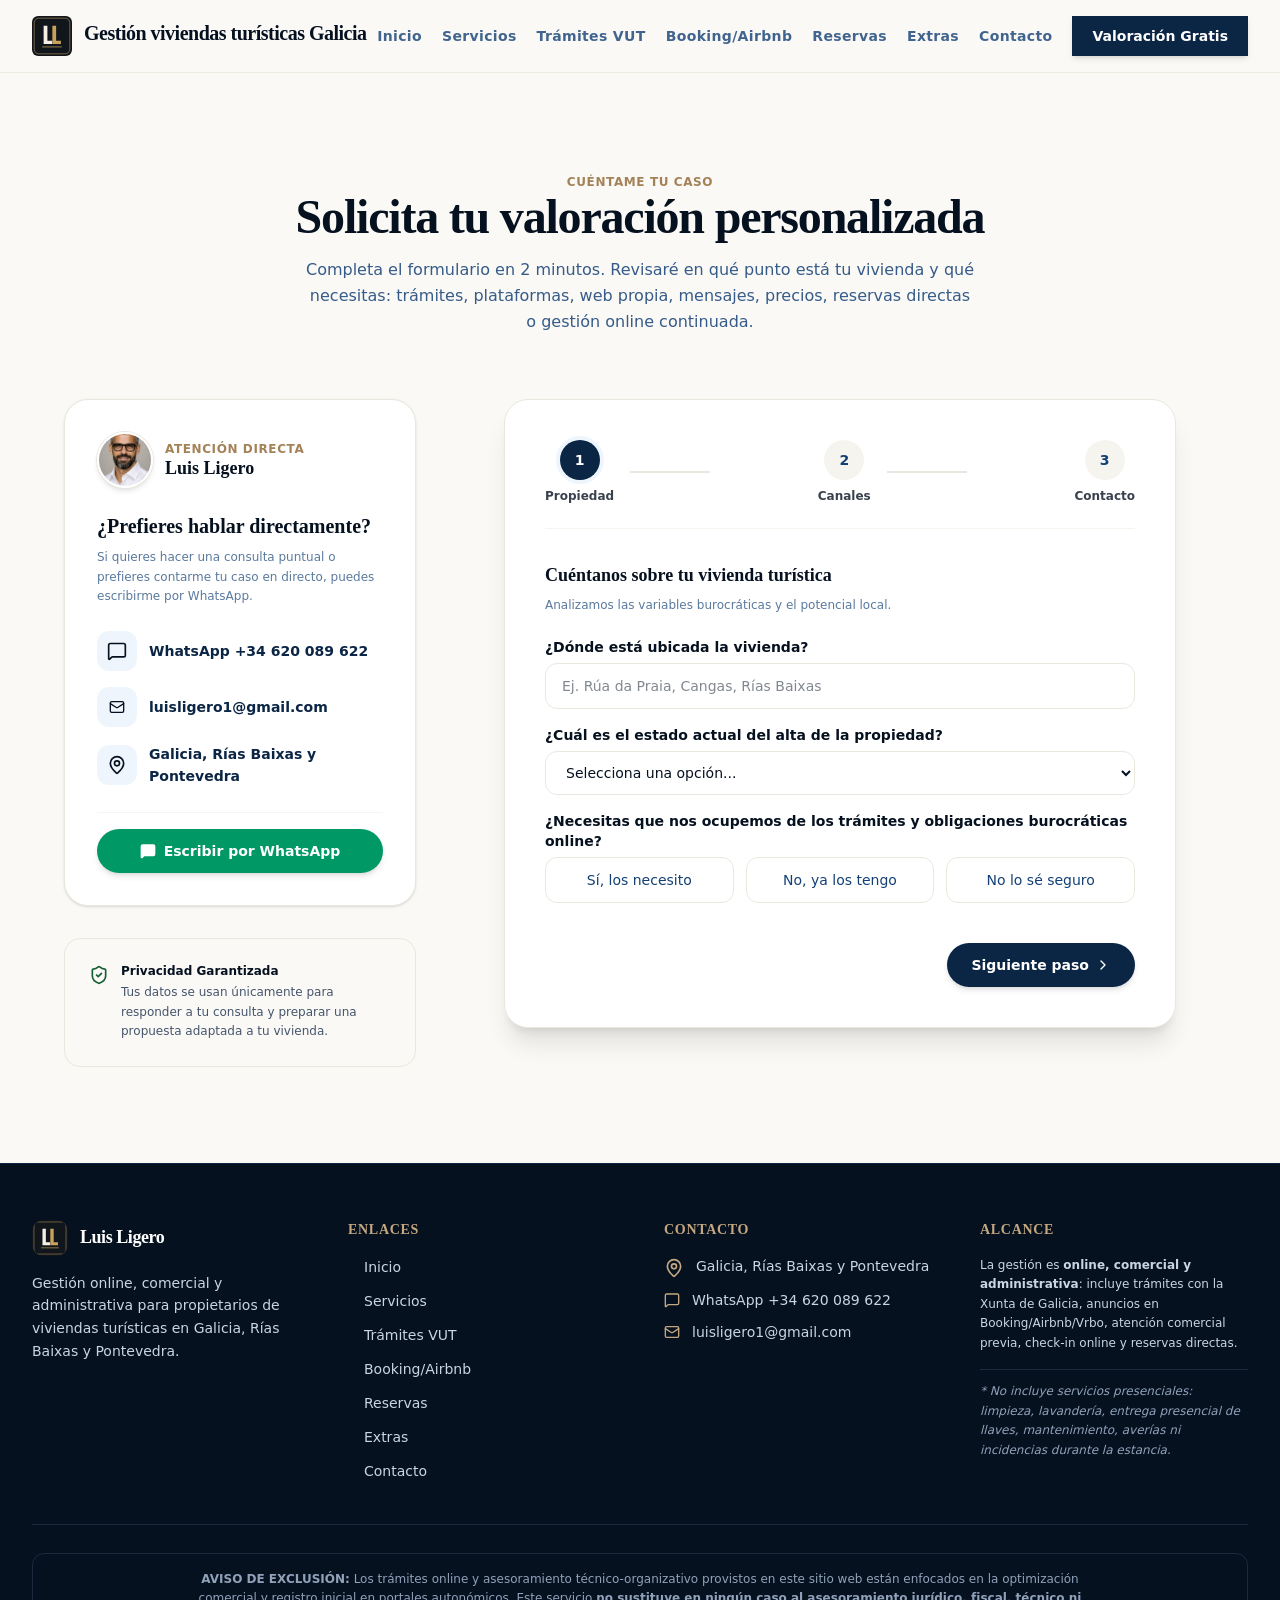
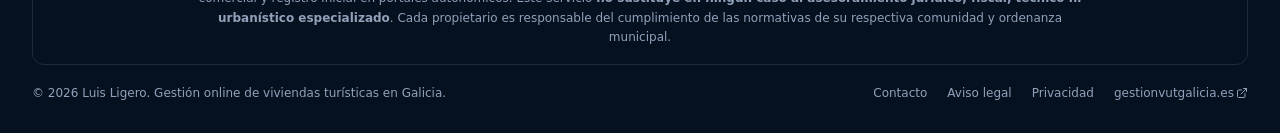
<file: contacto.html>
<!DOCTYPE html><html lang="es" class="h-full antialiased"><head><meta charSet="utf-8"/><meta name="viewport" content="width=device-width, initial-scale=1"/><link rel="stylesheet" href="/_next/static/chunks/02nf581qanyjt.css" data-precedence="next"/><link rel="preload" as="script" fetchPriority="low" href="/_next/static/chunks/0lclmgfn-n7l1.js"/><script src="/_next/static/chunks/0pqt~8bl3ukh4.js" async=""></script><script src="/_next/static/chunks/10u3y4bw1ayzs.js" async=""></script><script src="/_next/static/chunks/0mmsd47xe~1uj.js" async=""></script><script src="/_next/static/chunks/turbopack-15btp665mj0ir.js" async=""></script><script src="/_next/static/chunks/0ime~6rqfk3uv.js" async=""></script><script src="/_next/static/chunks/0mgdau1s7dd.c.js" async=""></script><script src="/_next/static/chunks/0d3shmwh5_nmn.js" async=""></script><script src="/_next/static/chunks/0q~5kek0ep7~0.js" async=""></script><title>Contacto | Solicita tu Valoración de Vivienda Turística | Gestión viviendas turísticas Galicia</title><meta name="description" content="Contacta con Luis Ligero para valorar la gestión online, comercial y administrativa de tu vivienda turística en Galicia, Rías Baixas o Pontevedra."/><meta name="keywords" content="gestión viviendas turísticas Galicia,gestión VUT Galicia,alta VUT Galicia,trámites vivienda turística Galicia,gestión Airbnb Galicia,gestión Booking Galicia,reservas directas vivienda turística,check-in online vivienda turística,viviendas turísticas Rías Baixas,viviendas turísticas Pontevedra"/><meta name="robots" content="index, follow"/><link rel="canonical" href="https://gestionvutgalicia.es/contacto"/><meta property="og:title" content="Gestión viviendas turísticas Galicia | Gestión Online de Viviendas Turísticas en Galicia"/><meta property="og:description" content="Gestión online de viviendas turísticas en Galicia: trámites VUT, plataformas, reservas directas, calendarios, precios y comunicación previa hasta la llegada."/><meta property="og:url" content="https://gestionvutgalicia.es"/><meta property="og:site_name" content="Gestión viviendas turísticas Galicia"/><meta property="og:locale" content="es_ES"/><meta property="og:type" content="website"/><meta name="twitter:card" content="summary_large_image"/><meta name="twitter:title" content="Gestión viviendas turísticas Galicia | Gestión de VUT en Galicia"/><meta name="twitter:description" content="Gestión online de Booking, Airbnb, Vrbo, trámites VUT y comunicación previa con huéspedes en Galicia."/><link rel="icon" href="/icon.svg?icon.0~c2et9mm5c.2.svg" sizes="any" type="image/svg+xml"/><script src="/_next/static/chunks/03~yq9q893hmn.js" noModule=""></script></head><body class="min-h-full flex flex-col font-sans bg-bone-50 text-atlantic-950"><div hidden=""><!--$--><!--/$--></div><script type="application/ld+json">{"@context":"https://schema.org","@graph":[{"@type":"ProfessionalService","@id":"https://gestionvutgalicia.es/#service","name":"Gestión viviendas turísticas Galicia","url":"https://gestionvutgalicia.es","logo":"https://gestionvutgalicia.es/icon.svg","image":"https://gestionvutgalicia.es/images/vivienda-turistica-galicia.png","description":"Gestión online, comercial y administrativa para propietarios de viviendas turísticas en Galicia, Rías Baixas y Pontevedra.","telephone":"+34 620 089 622","email":"luisligero1@gmail.com","address":{"@type":"PostalAddress","streetAddress":"Poio, Pontevedra, Galicia","addressLocality":"Poio","addressRegion":"Galicia","postalCode":"36995","addressCountry":"ES"},"geo":{"@type":"GeoCoordinates","latitude":"42.4310","longitude":"-8.6444"},"areaServed":[{"@type":"AdministrativeArea","name":"Galicia"},{"@type":"AdministrativeArea","name":"Rías Baixas"},{"@type":"AdministrativeArea","name":"Pontevedra"}],"openingHoursSpecification":{"@type":"OpeningHoursSpecification","dayOfWeek":["Monday","Tuesday","Wednesday","Thursday","Friday","Saturday","Sunday"],"opens":"00:00","closes":"23:59"}},{"@type":"Service","@id":"https://gestionvutgalicia.es/#management","name":"Gestión Online y Burocrática de Viviendas Turísticas","serviceType":"Holiday Rental Online Management","provider":{"@type":"LocalBusiness","name":"Gestión viviendas turísticas Galicia"},"areaServed":{"@type":"AdministrativeArea","name":"Galicia"},"description":"Gestión de trámites online, anuncios en Booking/Airbnb/Vrbo, calendarios, precios, reservas directas y comunicación previa con huéspedes."}]}</script><header class="sticky top-0 z-40 w-full border-b border-bone-200/80 bg-bone-50/95 backdrop-blur-xl"><div class="mx-auto max-w-[1500px] px-4 sm:px-6 lg:px-8"><div class="flex h-[72px] items-center justify-between gap-5"><div class="flex min-w-0 items-center"><a class="group flex min-w-0 items-center gap-3" href="/"><img alt="Luis Ligero" loading="lazy" width="40" height="40" decoding="async" data-nimg="1" class="h-10 w-10 shrink-0" style="color:transparent" src="/images/logo-ll.svg"/><span class="min-w-0 font-serif text-[15px] font-bold leading-tight tracking-tight text-atlantic-950 transition-colors group-hover:text-atlantic-700 sm:text-lg xl:text-xl"><span class="hidden max-w-[430px] truncate sm:inline-block">Gestión viviendas turísticas Galicia</span><span class="block max-w-[230px] truncate sm:hidden">Gestión viviendas turísticas</span></span></a></div><nav class="hidden xl:flex items-center gap-5 2xl:gap-7"><a class="relative whitespace-nowrap py-1 text-sm font-semibold tracking-wide transition-colors text-atlantic-700/80 hover:text-atlantic-950" href="/">Inicio</a><a class="relative whitespace-nowrap py-1 text-sm font-semibold tracking-wide transition-colors text-atlantic-700/80 hover:text-atlantic-950" href="/servicios">Servicios</a><a class="relative whitespace-nowrap py-1 text-sm font-semibold tracking-wide transition-colors text-atlantic-700/80 hover:text-atlantic-950" href="/tramites-vut-galicia">Trámites VUT</a><a class="relative whitespace-nowrap py-1 text-sm font-semibold tracking-wide transition-colors text-atlantic-700/80 hover:text-atlantic-950" href="/gestion-booking-airbnb-vrbo">Booking/Airbnb</a><a class="relative whitespace-nowrap py-1 text-sm font-semibold tracking-wide transition-colors text-atlantic-700/80 hover:text-atlantic-950" href="/reservas-directas">Reservas</a><a class="relative whitespace-nowrap py-1 text-sm font-semibold tracking-wide transition-colors text-atlantic-700/80 hover:text-atlantic-950" href="/extras">Extras</a><a class="relative whitespace-nowrap py-1 text-sm font-semibold tracking-wide transition-colors text-atlantic-900" href="/contacto">Contacto<span class="absolute bottom-0 left-0 right-0 h-0.5 bg-sand-500"></span></a></nav><div class="hidden shrink-0 xl:block"><a class="inline-flex items-center justify-center bg-atlantic-900 px-5 py-2.5 text-sm font-semibold text-white shadow-md transition hover:bg-atlantic-800 focus:outline-none focus:ring-2 focus:ring-atlantic-900 focus:ring-offset-2 2xl:px-6" href="/contacto">Valoración Gratis</a></div><div class="flex xl:hidden"><button type="button" class="inline-flex h-11 w-11 items-center justify-center border border-bone-200 bg-white text-atlantic-900 hover:bg-bone-100 focus:outline-none" aria-expanded="false"><span class="sr-only">Abrir menú principal</span><svg xmlns="http://www.w3.org/2000/svg" width="24" height="24" viewBox="0 0 24 24" fill="none" stroke="currentColor" stroke-width="2" stroke-linecap="round" stroke-linejoin="round" class="lucide lucide-menu h-6 w-6" aria-hidden="true"><path d="M4 5h16"></path><path d="M4 12h16"></path><path d="M4 19h16"></path></svg></button></div></div></div></header><main class="flex-grow"><div class="bg-bone-50 pt-24 pb-16 sm:pb-24"><div class="mx-auto max-w-7xl px-4 sm:px-6 lg:px-8"><div class="text-center max-w-3xl mx-auto mb-16 space-y-4"><span class="text-xs uppercase font-bold tracking-wider text-sand-700 font-sans">Cuéntame tu caso</span><h1 class="font-serif text-4xl sm:text-5xl font-bold tracking-tight text-atlantic-950">Solicita tu valoración personalizada</h1><p class="text-base text-atlantic-700/85 max-w-2xl mx-auto leading-relaxed">Completa el formulario en 2 minutos. Revisaré en qué punto está tu vivienda y qué necesitas: trámites, plataformas, web propia, mensajes, precios, reservas directas o gestión online continuada.</p></div><div class="grid grid-cols-1 lg:grid-cols-12 gap-12 items-start max-w-6xl mx-auto"><div class="lg:col-span-4 space-y-8"><div class="bg-white border border-bone-200 p-8 rounded-3xl shadow-sm space-y-6"><div class="flex items-center gap-3"><img alt="Luis Ligero, responsable de gestión online de viviendas turísticas" loading="lazy" width="56" height="56" decoding="async" data-nimg="1" class="h-14 w-14 shrink-0 rounded-full border-2 border-white object-cover shadow-md ring-1 ring-bone-200" style="color:transparent" src="/images/luis-ligero.png"/><div class="min-w-0"><p class="text-xs font-bold uppercase tracking-wider text-sand-700">Atención directa</p><p class="font-serif text-lg font-bold leading-tight text-atlantic-950">Luis Ligero</p></div></div><div class="space-y-2"><h2 class="font-serif text-xl font-bold text-atlantic-950">¿Prefieres hablar directamente?</h2><p class="text-xs text-atlantic-700/70 font-sans leading-relaxed">Si quieres hacer una consulta puntual o prefieres contarme tu caso en directo, puedes escribirme por WhatsApp.</p></div><div class="space-y-4 text-xs sm:text-sm text-atlantic-900 font-sans font-semibold"><div class="flex items-center gap-3"><div class="flex h-10 w-10 items-center justify-center rounded-xl bg-atlantic-100 text-atlantic-950 shrink-0"><svg xmlns="http://www.w3.org/2000/svg" width="24" height="24" viewBox="0 0 24 24" fill="none" stroke="currentColor" stroke-width="2" stroke-linecap="round" stroke-linejoin="round" class="lucide lucide-message-square h-5 w-5" aria-hidden="true"><path d="M22 17a2 2 0 0 1-2 2H6.828a2 2 0 0 0-1.414.586l-2.202 2.202A.71.71 0 0 1 2 21.286V5a2 2 0 0 1 2-2h16a2 2 0 0 1 2 2z"></path></svg></div><a href="https://wa.me/34620089622" target="_blank" rel="noopener noreferrer" class="hover:text-atlantic-700 transition-colors">WhatsApp <!-- -->+34 620 089 622</a></div><div class="flex items-center gap-3"><div class="flex h-10 w-10 items-center justify-center rounded-xl bg-atlantic-100 text-atlantic-950 shrink-0"><svg xmlns="http://www.w3.org/2000/svg" width="24" height="24" viewBox="0 0 24 24" fill="none" stroke="currentColor" stroke-width="2" stroke-linecap="round" stroke-linejoin="round" class="lucide lucide-mail h-4 w-4" aria-hidden="true"><path d="m22 7-8.991 5.727a2 2 0 0 1-2.009 0L2 7"></path><rect x="2" y="4" width="20" height="16" rx="2"></rect></svg></div><a href="mailto:luisligero1@gmail.com" class="hover:text-atlantic-700 transition-colors">luisligero1@gmail.com</a></div><div class="flex items-start gap-3"><div class="flex h-10 w-10 items-center justify-center rounded-xl bg-atlantic-100 text-atlantic-950 shrink-0 mt-0.5"><svg xmlns="http://www.w3.org/2000/svg" width="24" height="24" viewBox="0 0 24 24" fill="none" stroke="currentColor" stroke-width="2" stroke-linecap="round" stroke-linejoin="round" class="lucide lucide-map-pin h-5 w-5" aria-hidden="true"><path d="M20 10c0 4.993-5.539 10.193-7.399 11.799a1 1 0 0 1-1.202 0C9.539 20.193 4 14.993 4 10a8 8 0 0 1 16 0"></path><circle cx="12" cy="10" r="3"></circle></svg></div><span class="leading-relaxed">Galicia, Rías Baixas y Pontevedra</span></div></div><div class="pt-4 border-t border-bone-100"><a href="https://wa.me/34620089622?text=Hola%20Luis%2C%20he%20visto%20tu%20web%20de%20gesti%C3%B3n%20online%20de%20viviendas%20tur%C3%ADsticas%20y%20me%20gustar%C3%ADa%20hacer%20una%20consulta." target="_blank" rel="noopener noreferrer" class="inline-flex w-full items-center justify-center rounded-full bg-emerald-600 px-6 py-3 text-sm font-semibold text-white shadow-md hover:bg-emerald-500 transition-all hover:scale-102 gap-2"><svg xmlns="http://www.w3.org/2000/svg" width="24" height="24" viewBox="0 0 24 24" fill="none" stroke="currentColor" stroke-width="2" stroke-linecap="round" stroke-linejoin="round" class="lucide lucide-message-square h-4 w-4 fill-white" aria-hidden="true"><path d="M22 17a2 2 0 0 1-2 2H6.828a2 2 0 0 0-1.414.586l-2.202 2.202A.71.71 0 0 1 2 21.286V5a2 2 0 0 1 2-2h16a2 2 0 0 1 2 2z"></path></svg>Escribir por WhatsApp</a></div></div><div class="flex gap-3 p-6 bg-bone-50 border border-bone-200 rounded-2xl items-start"><svg xmlns="http://www.w3.org/2000/svg" width="24" height="24" viewBox="0 0 24 24" fill="none" stroke="currentColor" stroke-width="2" stroke-linecap="round" stroke-linejoin="round" class="lucide lucide-shield-check h-5 w-5 text-forest-700 shrink-0 mt-0.5" aria-hidden="true"><path d="M20 13c0 5-3.5 7.5-7.66 8.95a1 1 0 0 1-.67-.01C7.5 20.5 4 18 4 13V6a1 1 0 0 1 1-1c2 0 4.5-1.2 6.24-2.72a1.17 1.17 0 0 1 1.52 0C14.51 3.81 17 5 19 5a1 1 0 0 1 1 1z"></path><path d="m9 12 2 2 4-4"></path></svg><div class="space-y-1 text-xs"><span class="font-bold text-atlantic-950 block font-sans">Privacidad Garantizada</span><p class="text-slate-600 leading-relaxed font-sans">Tus datos se usan únicamente para responder a tu consulta y preparar una propuesta adaptada a tu vivienda.</p></div></div></div><div class="lg:col-span-8"><div class="w-full max-w-2xl mx-auto bg-white rounded-3xl border border-bone-200 shadow-xl overflow-hidden p-6 sm:p-10"><div class="flex items-center justify-between mb-8 pb-6 border-b border-bone-100"><div class="flex items-center"><div class="flex flex-col items-center"><span class="flex h-10 w-10 items-center justify-center rounded-full text-sm font-bold transition-all duration-300 bg-atlantic-900 text-white ring-4 ring-atlantic-100">1</span><span class="hidden sm:inline text-xs font-semibold mt-2 text-atlantic-950/80">Propiedad</span></div><div class="h-0.5 w-12 sm:w-20 mx-2 sm:mx-4 transition-all duration-300 bg-bone-200"></div></div><div class="flex items-center"><div class="flex flex-col items-center"><span class="flex h-10 w-10 items-center justify-center rounded-full text-sm font-bold transition-all duration-300 bg-bone-100 text-atlantic-700">2</span><span class="hidden sm:inline text-xs font-semibold mt-2 text-atlantic-950/80">Canales</span></div><div class="h-0.5 w-12 sm:w-20 mx-2 sm:mx-4 transition-all duration-300 bg-bone-200"></div></div><div class="flex items-center"><div class="flex flex-col items-center"><span class="flex h-10 w-10 items-center justify-center rounded-full text-sm font-bold transition-all duration-300 bg-bone-100 text-atlantic-700">3</span><span class="hidden sm:inline text-xs font-semibold mt-2 text-atlantic-950/80">Contacto</span></div></div></div><form class="space-y-6"><input type="text" class="hidden" tabindex="-1" autoComplete="off" name="honeypot"/><div class="space-y-6" style="opacity:0;transform:translateX(20px)"><div class="space-y-2"><h3 class="font-serif text-lg font-bold text-atlantic-950">Cuéntanos sobre tu vivienda turística</h3><p class="text-xs text-atlantic-700/70">Analizamos las variables burocráticas y el potencial local.</p></div><div class="space-y-4"><div><label class="block text-sm font-bold text-atlantic-950 mb-1.5">¿Dónde está ubicada la vivienda?</label><input type="text" placeholder="Ej. Rúa da Praia, Cangas, Rías Baixas" class="w-full rounded-xl border px-4 py-3 text-sm focus:outline-none focus:ring-2 focus:ring-atlantic-900 transition-all border-bone-200 focus:border-atlantic-900" name="location"/></div><div><label class="block text-sm font-bold text-atlantic-950 mb-1.5">¿Cuál es el estado actual del alta de la propiedad?</label><select name="vutStatus" class="w-full rounded-xl border px-4 py-3 text-sm focus:outline-none focus:ring-2 focus:ring-atlantic-900 transition-all bg-white border-bone-200 focus:border-atlantic-900"><option value="">Selecciona una opción...</option><option value="no_alta">Aún no se ha dado de alta (Sin licencia / REAT)</option><option value="en_tramite">Los trámites del alta están en curso</option><option value="ya_publicada">Ya está dada de alta y publicada en alguna plataforma</option><option value="varias_plataformas">Tengo varias viviendas o publicadas en múltiples portales</option></select></div><div><label class="block text-sm font-bold text-atlantic-950 mb-1.5">¿Necesitas que nos ocupemos de los trámites y obligaciones burocráticas online?</label><div class="grid grid-cols-1 sm:grid-cols-3 gap-3"><button type="button" class="rounded-xl border p-3 text-center text-sm font-medium transition-all border-bone-200 bg-white hover:bg-bone-50 text-atlantic-700">Sí, los necesito</button><button type="button" class="rounded-xl border p-3 text-center text-sm font-medium transition-all border-bone-200 bg-white hover:bg-bone-50 text-atlantic-700">No, ya los tengo</button><button type="button" class="rounded-xl border p-3 text-center text-sm font-medium transition-all border-bone-200 bg-white hover:bg-bone-50 text-atlantic-700">No lo sé seguro</button></div></div></div><div class="pt-4 flex justify-end"><button type="button" class="inline-flex items-center justify-center rounded-full bg-atlantic-900 px-6 py-3 text-sm font-semibold text-white shadow-md hover:bg-atlantic-800 transition-all gap-1.5 group">Siguiente paso<svg xmlns="http://www.w3.org/2000/svg" width="24" height="24" viewBox="0 0 24 24" fill="none" stroke="currentColor" stroke-width="2" stroke-linecap="round" stroke-linejoin="round" class="lucide lucide-chevron-right h-4 w-4 group-hover:translate-x-0.5 transition-transform" aria-hidden="true"><path d="m9 18 6-6-6-6"></path></svg></button></div></div></form></div></div></div></div></div><!--$--><!--/$--></main><footer class="bg-atlantic-950 text-white border-t border-atlantic-900 pt-10 pb-6 sm:pt-14 sm:pb-8"><div class="mx-auto max-w-7xl px-4 sm:px-6 lg:px-8"><div class="grid grid-cols-1 gap-7 md:grid-cols-2 lg:grid-cols-4 lg:gap-12 mb-7 sm:mb-10"><div class="md:col-span-1 space-y-4"><a class="flex items-center gap-3" href="/"><img alt="Luis Ligero" loading="lazy" width="36" height="36" decoding="async" data-nimg="1" class="h-9 w-9 rounded-xl" style="color:transparent" src="/images/logo-ll.svg"/><span class="font-serif text-lg font-bold tracking-tight text-white leading-tight">Luis Ligero</span></a><p class="text-sm text-slate-300 font-sans leading-relaxed">Gestión online, comercial y administrativa para propietarios de viviendas turísticas en Galicia, Rías Baixas y Pontevedra.</p></div><div class="hidden space-y-4 md:block"><h3 class="font-serif font-semibold text-sand-500 text-sm uppercase tracking-wider">Enlaces</h3><ul class="space-y-2.5"><li><a class="text-sm text-slate-300 hover:text-white transition-colors inline-flex items-center gap-1 group" href="/"><svg xmlns="http://www.w3.org/2000/svg" width="24" height="24" viewBox="0 0 24 24" fill="none" stroke="currentColor" stroke-width="2" stroke-linecap="round" stroke-linejoin="round" class="lucide lucide-arrow-right h-3 w-3 opacity-0 group-hover:opacity-100 -translate-x-1 group-hover:translate-x-0 transition-all text-sand-500" aria-hidden="true"><path d="M5 12h14"></path><path d="m12 5 7 7-7 7"></path></svg><span>Inicio</span></a></li><li><a class="text-sm text-slate-300 hover:text-white transition-colors inline-flex items-center gap-1 group" href="/servicios"><svg xmlns="http://www.w3.org/2000/svg" width="24" height="24" viewBox="0 0 24 24" fill="none" stroke="currentColor" stroke-width="2" stroke-linecap="round" stroke-linejoin="round" class="lucide lucide-arrow-right h-3 w-3 opacity-0 group-hover:opacity-100 -translate-x-1 group-hover:translate-x-0 transition-all text-sand-500" aria-hidden="true"><path d="M5 12h14"></path><path d="m12 5 7 7-7 7"></path></svg><span>Servicios</span></a></li><li><a class="text-sm text-slate-300 hover:text-white transition-colors inline-flex items-center gap-1 group" href="/tramites-vut-galicia"><svg xmlns="http://www.w3.org/2000/svg" width="24" height="24" viewBox="0 0 24 24" fill="none" stroke="currentColor" stroke-width="2" stroke-linecap="round" stroke-linejoin="round" class="lucide lucide-arrow-right h-3 w-3 opacity-0 group-hover:opacity-100 -translate-x-1 group-hover:translate-x-0 transition-all text-sand-500" aria-hidden="true"><path d="M5 12h14"></path><path d="m12 5 7 7-7 7"></path></svg><span>Trámites VUT</span></a></li><li><a class="text-sm text-slate-300 hover:text-white transition-colors inline-flex items-center gap-1 group" href="/gestion-booking-airbnb-vrbo"><svg xmlns="http://www.w3.org/2000/svg" width="24" height="24" viewBox="0 0 24 24" fill="none" stroke="currentColor" stroke-width="2" stroke-linecap="round" stroke-linejoin="round" class="lucide lucide-arrow-right h-3 w-3 opacity-0 group-hover:opacity-100 -translate-x-1 group-hover:translate-x-0 transition-all text-sand-500" aria-hidden="true"><path d="M5 12h14"></path><path d="m12 5 7 7-7 7"></path></svg><span>Booking/Airbnb</span></a></li><li><a class="text-sm text-slate-300 hover:text-white transition-colors inline-flex items-center gap-1 group" href="/reservas-directas"><svg xmlns="http://www.w3.org/2000/svg" width="24" height="24" viewBox="0 0 24 24" fill="none" stroke="currentColor" stroke-width="2" stroke-linecap="round" stroke-linejoin="round" class="lucide lucide-arrow-right h-3 w-3 opacity-0 group-hover:opacity-100 -translate-x-1 group-hover:translate-x-0 transition-all text-sand-500" aria-hidden="true"><path d="M5 12h14"></path><path d="m12 5 7 7-7 7"></path></svg><span>Reservas</span></a></li><li><a class="text-sm text-slate-300 hover:text-white transition-colors inline-flex items-center gap-1 group" href="/extras"><svg xmlns="http://www.w3.org/2000/svg" width="24" height="24" viewBox="0 0 24 24" fill="none" stroke="currentColor" stroke-width="2" stroke-linecap="round" stroke-linejoin="round" class="lucide lucide-arrow-right h-3 w-3 opacity-0 group-hover:opacity-100 -translate-x-1 group-hover:translate-x-0 transition-all text-sand-500" aria-hidden="true"><path d="M5 12h14"></path><path d="m12 5 7 7-7 7"></path></svg><span>Extras</span></a></li><li><a class="text-sm text-slate-300 hover:text-white transition-colors inline-flex items-center gap-1 group" href="/contacto"><svg xmlns="http://www.w3.org/2000/svg" width="24" height="24" viewBox="0 0 24 24" fill="none" stroke="currentColor" stroke-width="2" stroke-linecap="round" stroke-linejoin="round" class="lucide lucide-arrow-right h-3 w-3 opacity-0 group-hover:opacity-100 -translate-x-1 group-hover:translate-x-0 transition-all text-sand-500" aria-hidden="true"><path d="M5 12h14"></path><path d="m12 5 7 7-7 7"></path></svg><span>Contacto</span></a></li></ul></div><div class="space-y-4"><h3 class="font-serif font-semibold text-sand-500 text-sm uppercase tracking-wider">Contacto</h3><ul class="space-y-3 text-sm text-slate-300"><li class="flex items-start gap-3"><svg xmlns="http://www.w3.org/2000/svg" width="24" height="24" viewBox="0 0 24 24" fill="none" stroke="currentColor" stroke-width="2" stroke-linecap="round" stroke-linejoin="round" class="lucide lucide-map-pin h-5 w-5 text-sand-500 shrink-0 mt-0.5" aria-hidden="true"><path d="M20 10c0 4.993-5.539 10.193-7.399 11.799a1 1 0 0 1-1.202 0C9.539 20.193 4 14.993 4 10a8 8 0 0 1 16 0"></path><circle cx="12" cy="10" r="3"></circle></svg><span>Galicia, Rías Baixas y Pontevedra</span></li><li class="flex items-center gap-3"><svg xmlns="http://www.w3.org/2000/svg" width="24" height="24" viewBox="0 0 24 24" fill="none" stroke="currentColor" stroke-width="2" stroke-linecap="round" stroke-linejoin="round" class="lucide lucide-message-square h-4 w-4 text-sand-500 shrink-0" aria-hidden="true"><path d="M22 17a2 2 0 0 1-2 2H6.828a2 2 0 0 0-1.414.586l-2.202 2.202A.71.71 0 0 1 2 21.286V5a2 2 0 0 1 2-2h16a2 2 0 0 1 2 2z"></path></svg><a href="https://wa.me/34620089622" target="_blank" rel="noopener noreferrer" class="hover:text-white transition-colors">WhatsApp <!-- -->+34 620 089 622</a></li><li class="flex items-center gap-3"><svg xmlns="http://www.w3.org/2000/svg" width="24" height="24" viewBox="0 0 24 24" fill="none" stroke="currentColor" stroke-width="2" stroke-linecap="round" stroke-linejoin="round" class="lucide lucide-mail h-4 w-4 text-sand-500 shrink-0" aria-hidden="true"><path d="m22 7-8.991 5.727a2 2 0 0 1-2.009 0L2 7"></path><rect x="2" y="4" width="20" height="16" rx="2"></rect></svg><a href="mailto:luisligero1@gmail.com" class="hover:text-white transition-colors">luisligero1@gmail.com</a></li></ul></div><div class="space-y-3 sm:space-y-4"><h3 class="font-serif font-semibold text-sand-500 text-sm uppercase tracking-wider">Alcance</h3><p class="text-xs text-slate-300 leading-relaxed">La gestión es <strong>online, comercial y administrativa</strong>: incluye trámites con la Xunta de Galicia, anuncios en Booking/Airbnb/Vrbo, atención comercial previa, check-in online y reservas directas.</p><p class="text-xs text-slate-400 leading-relaxed italic border-t border-slate-800 pt-3">* No incluye servicios presenciales: limpieza, lavandería, entrega presencial de llaves, mantenimiento, averías ni incidencias durante la estancia.</p></div></div><div class="border-t border-slate-800 pt-5 mt-6 space-y-5 sm:pt-7 sm:mt-8"><div class="hidden bg-atlantic-950 p-4 rounded-xl border border-slate-800 text-center sm:block"><p class="text-xs text-slate-400 max-w-4xl mx-auto leading-relaxed"><strong>AVISO DE EXCLUSIÓN:</strong> Los trámites online y asesoramiento técnico-organizativo provistos en este sitio web están enfocados en la optimización comercial y registro inicial en portales autonómicos. Este servicio <strong>no sustituye en ningún caso al asesoramiento jurídico, fiscal, técnico ni urbanístico especializado</strong>. Cada propietario es responsable del cumplimiento de las normativas de su respectiva comunidad y ordenanza municipal.</p></div><p class="text-[11px] leading-relaxed text-slate-500 sm:hidden">Servicio online y comercial. No sustituye asesoramiento jurídico, fiscal, técnico ni urbanístico especializado.</p><div class="flex flex-col items-start justify-between gap-4 text-xs text-slate-400 sm:items-center lg:flex-row"><p>© <!-- -->2026<!-- --> Luis Ligero. Gestión online de viviendas turísticas en Galicia.</p><div class="flex flex-wrap items-center justify-center gap-x-5 gap-y-2"><a class="hover:text-white transition-colors" href="/contacto">Contacto</a><a class="hover:text-white transition-colors" href="/aviso-legal">Aviso legal</a><a class="hover:text-white transition-colors" href="/privacidad">Privacidad</a><a href="https://gestionvutgalicia.es" class="hover:text-white transition-colors inline-flex items-center gap-0.5"><span>gestionvutgalicia.es</span><svg xmlns="http://www.w3.org/2000/svg" width="24" height="24" viewBox="0 0 24 24" fill="none" stroke="currentColor" stroke-width="2" stroke-linecap="round" stroke-linejoin="round" class="lucide lucide-external-link h-3 w-3" aria-hidden="true"><path d="M15 3h6v6"></path><path d="M10 14 21 3"></path><path d="M18 13v6a2 2 0 0 1-2 2H5a2 2 0 0 1-2-2V8a2 2 0 0 1 2-2h6"></path></svg></a></div></div></div></div></footer><div class="fixed bottom-6 right-6 z-50 pointer-events-auto" style="opacity:0;transform:scale(0)"><a href="https://wa.me/34620089622?text=Hola!%20Me%20pongo%20en%20contacto%20a%20trav%C3%A9s%20de%20la%20web%20para%20solicitar%20informaci%C3%B3n%20sobre%20la%20gesti%C3%B3n%20online%20de%20mi%20vivienda%20tur%C3%ADstica%20en%20Galicia." target="_blank" rel="noopener noreferrer" aria-label="Hablar por WhatsApp" class="group relative flex items-center justify-center h-14 w-14 rounded-full bg-emerald-600 text-white shadow-lg hover:bg-emerald-500 transition-colors duration-300 focus:outline-none focus:ring-2 focus:ring-emerald-600 focus:ring-offset-2"><span class="absolute -inset-0.5 rounded-full bg-emerald-600 opacity-40 group-hover:scale-125 animate-ping duration-1000 -z-10"></span><svg xmlns="http://www.w3.org/2000/svg" width="24" height="24" viewBox="0 0 24 24" fill="none" stroke="currentColor" stroke-width="2" stroke-linecap="round" stroke-linejoin="round" class="lucide lucide-message-circle h-7 w-7 fill-white" aria-hidden="true"><path d="M2.992 16.342a2 2 0 0 1 .094 1.167l-1.065 3.29a1 1 0 0 0 1.236 1.168l3.413-.998a2 2 0 0 1 1.099.092 10 10 0 1 0-4.777-4.719"></path></svg><span class="absolute right-16 top-1/2 -translate-y-1/2 scale-0 group-hover:scale-100 bg-atlantic-900 text-white text-xs font-semibold px-3 py-1.5 rounded-lg shadow-md whitespace-nowrap origin-right transition-all duration-200">¿Hablamos por WhatsApp?</span></a></div><script src="/_next/static/chunks/0lclmgfn-n7l1.js" id="_R_" async=""></script><script>(self.__next_f=self.__next_f||[]).push([0])</script><script>self.__next_f.push([1,"1:\"$Sreact.fragment\"\n3:I[36852,[\"/_next/static/chunks/0ime~6rqfk3uv.js\",\"/_next/static/chunks/0mgdau1s7dd.c.js\",\"/_next/static/chunks/0d3shmwh5_nmn.js\"],\"default\"]\n4:I[39756,[\"/_next/static/chunks/0ime~6rqfk3uv.js\",\"/_next/static/chunks/0mgdau1s7dd.c.js\",\"/_next/static/chunks/0d3shmwh5_nmn.js\"],\"default\"]\n5:I[37457,[\"/_next/static/chunks/0ime~6rqfk3uv.js\",\"/_next/static/chunks/0mgdau1s7dd.c.js\",\"/_next/static/chunks/0d3shmwh5_nmn.js\"],\"default\"]\nc:I[68027,[\"/_next/static/chunks/0ime~6rqfk3uv.js\",\"/_next/static/chunks/0mgdau1s7dd.c.js\",\"/_next/static/chunks/0d3shmwh5_nmn.js\"],\"default\",1]\n:HL[\"/_next/static/chunks/02nf581qanyjt.css\",\"style\"]\n2:T657,"])</script><script>self.__next_f.push([1,"{\"@context\":\"https://schema.org\",\"@graph\":[{\"@type\":\"ProfessionalService\",\"@id\":\"https://gestionvutgalicia.es/#service\",\"name\":\"Gestión viviendas turísticas Galicia\",\"url\":\"https://gestionvutgalicia.es\",\"logo\":\"https://gestionvutgalicia.es/icon.svg\",\"image\":\"https://gestionvutgalicia.es/images/vivienda-turistica-galicia.png\",\"description\":\"Gestión online, comercial y administrativa para propietarios de viviendas turísticas en Galicia, Rías Baixas y Pontevedra.\",\"telephone\":\"+34 620 089 622\",\"email\":\"luisligero1@gmail.com\",\"address\":{\"@type\":\"PostalAddress\",\"streetAddress\":\"Poio, Pontevedra, Galicia\",\"addressLocality\":\"Poio\",\"addressRegion\":\"Galicia\",\"postalCode\":\"36995\",\"addressCountry\":\"ES\"},\"geo\":{\"@type\":\"GeoCoordinates\",\"latitude\":\"42.4310\",\"longitude\":\"-8.6444\"},\"areaServed\":[{\"@type\":\"AdministrativeArea\",\"name\":\"Galicia\"},{\"@type\":\"AdministrativeArea\",\"name\":\"Rías Baixas\"},{\"@type\":\"AdministrativeArea\",\"name\":\"Pontevedra\"}],\"openingHoursSpecification\":{\"@type\":\"OpeningHoursSpecification\",\"dayOfWeek\":[\"Monday\",\"Tuesday\",\"Wednesday\",\"Thursday\",\"Friday\",\"Saturday\",\"Sunday\"],\"opens\":\"00:00\",\"closes\":\"23:59\"}},{\"@type\":\"Service\",\"@id\":\"https://gestionvutgalicia.es/#management\",\"name\":\"Gestión Online y Burocrática de Viviendas Turísticas\",\"serviceType\":\"Holiday Rental Online Management\",\"provider\":{\"@type\":\"LocalBusiness\",\"name\":\"Gestión viviendas turísticas Galicia\"},\"areaServed\":{\"@type\":\"AdministrativeArea\",\"name\":\"Galicia\"},\"description\":\"Gestión de trámites online, anuncios en Booking/Airbnb/Vrbo, calendarios, precios, reservas directas y comunicación previa con huéspedes.\"}]}"])</script><script>self.__next_f.push([1,"0:{\"P\":null,\"c\":[\"\",\"contacto\"],\"q\":\"\",\"i\":false,\"f\":[[[\"\",{\"children\":[\"contacto\",{\"children\":[\"__PAGE__\",{}]}]},\"$undefined\",\"$undefined\",16],[[\"$\",\"$1\",\"c\",{\"children\":[[[\"$\",\"link\",\"0\",{\"rel\":\"stylesheet\",\"href\":\"/_next/static/chunks/02nf581qanyjt.css\",\"precedence\":\"next\",\"crossOrigin\":\"$undefined\",\"nonce\":\"$undefined\"}],[\"$\",\"script\",\"script-0\",{\"src\":\"/_next/static/chunks/0ime~6rqfk3uv.js\",\"async\":true,\"nonce\":\"$undefined\"}],[\"$\",\"script\",\"script-1\",{\"src\":\"/_next/static/chunks/0mgdau1s7dd.c.js\",\"async\":true,\"nonce\":\"$undefined\"}],[\"$\",\"script\",\"script-2\",{\"src\":\"/_next/static/chunks/0d3shmwh5_nmn.js\",\"async\":true,\"nonce\":\"$undefined\"}]],[\"$\",\"html\",null,{\"lang\":\"es\",\"className\":\"h-full antialiased\",\"children\":[\"$\",\"body\",null,{\"className\":\"min-h-full flex flex-col font-sans bg-bone-50 text-atlantic-950\",\"children\":[[\"$\",\"script\",null,{\"type\":\"application/ld+json\",\"dangerouslySetInnerHTML\":{\"__html\":\"$2\"}}],[\"$\",\"$L3\",null,{}],[\"$\",\"main\",null,{\"className\":\"flex-grow\",\"children\":[\"$\",\"$L4\",null,{\"parallelRouterKey\":\"children\",\"error\":\"$undefined\",\"errorStyles\":\"$undefined\",\"errorScripts\":\"$undefined\",\"template\":[\"$\",\"$L5\",null,{}],\"templateStyles\":\"$undefined\",\"templateScripts\":\"$undefined\",\"notFound\":[[[\"$\",\"title\",null,{\"children\":\"404: This page could not be found.\"}],[\"$\",\"div\",null,{\"style\":{\"fontFamily\":\"system-ui,\\\"Segoe UI\\\",Roboto,Helvetica,Arial,sans-serif,\\\"Apple Color Emoji\\\",\\\"Segoe UI Emoji\\\"\",\"height\":\"100vh\",\"textAlign\":\"center\",\"display\":\"flex\",\"flexDirection\":\"column\",\"alignItems\":\"center\",\"justifyContent\":\"center\"},\"children\":[\"$\",\"div\",null,{\"children\":[[\"$\",\"style\",null,{\"dangerouslySetInnerHTML\":{\"__html\":\"body{color:#000;background:#fff;margin:0}.next-error-h1{border-right:1px solid rgba(0,0,0,.3)}@media (prefers-color-scheme:dark){body{color:#fff;background:#000}.next-error-h1{border-right:1px solid rgba(255,255,255,.3)}}\"}}],[\"$\",\"h1\",null,{\"className\":\"next-error-h1\",\"style\":{\"display\":\"inline-block\",\"margin\":\"0 20px 0 0\",\"padding\":\"0 23px 0 0\",\"fontSize\":24,\"fontWeight\":500,\"verticalAlign\":\"top\",\"lineHeight\":\"49px\"},\"children\":404}],[\"$\",\"div\",null,{\"style\":{\"display\":\"inline-block\"},\"children\":[\"$\",\"h2\",null,{\"style\":{\"fontSize\":14,\"fontWeight\":400,\"lineHeight\":\"49px\",\"margin\":0},\"children\":\"This page could not be found.\"}]}]]}]}]],[]],\"forbidden\":\"$undefined\",\"unauthorized\":\"$undefined\"}]}],[\"$\",\"footer\",null,{\"className\":\"bg-atlantic-950 text-white border-t border-atlantic-900 pt-10 pb-6 sm:pt-14 sm:pb-8\",\"children\":\"$L6\"}],\"$L7\"]}]}]]}],{\"children\":[\"$L8\",{\"children\":[\"$L9\",{},null,false,null]},null,false,\"$@a\"]},null,false,null],\"$Lb\",false]],\"m\":\"$undefined\",\"G\":[\"$c\",[\"$Ld\"]],\"S\":true,\"h\":null,\"s\":\"$undefined\",\"l\":\"$undefined\",\"p\":\"$undefined\",\"d\":\"$undefined\",\"b\":\"7HqTK1mJ3YsoaxEiVyxfX\"}\n"])</script><script>self.__next_f.push([1,"e:I[22016,[\"/_next/static/chunks/0ime~6rqfk3uv.js\",\"/_next/static/chunks/0mgdau1s7dd.c.js\",\"/_next/static/chunks/0d3shmwh5_nmn.js\"],\"\"]\nf:I[85437,[\"/_next/static/chunks/0ime~6rqfk3uv.js\",\"/_next/static/chunks/0mgdau1s7dd.c.js\",\"/_next/static/chunks/0d3shmwh5_nmn.js\",\"/_next/static/chunks/0q~5kek0ep7~0.js\"],\"Image\"]\n10:I[5014,[\"/_next/static/chunks/0ime~6rqfk3uv.js\",\"/_next/static/chunks/0mgdau1s7dd.c.js\",\"/_next/static/chunks/0d3shmwh5_nmn.js\",\"/_next/static/chunks/0q~5kek0ep7~0.js\"],\"default\"]\n15:I[26111,[\"/_next/static/chunks/0ime~6rqfk3uv.js\",\"/_next/static/chunks/0mgdau1s7dd.c.js\",\"/_next/static/chunks/0d3shmwh5_nmn.js\"],\"default\"]\n1c:I[97367,[\"/_next/static/chunks/0ime~6rqfk3uv.js\",\"/_next/static/chunks/0mgdau1s7dd.c.js\",\"/_next/static/chunks/0d3shmwh5_nmn.js\"],\"ViewportBoundary\"]\n1e:I[97367,[\"/_next/static/chunks/0ime~6rqfk3uv.js\",\"/_next/static/chunks/0mgdau1s7dd.c.js\",\"/_next/static/chunks/0d3shmwh5_nmn.js\"],\"MetadataBoundary\"]\n1f:\"$Sreact.suspense\"\n"])</script><script>self.__next_f.push([1,"6:[\"$\",\"div\",null,{\"className\":\"mx-auto max-w-7xl px-4 sm:px-6 lg:px-8\",\"children\":[[\"$\",\"div\",null,{\"className\":\"grid grid-cols-1 gap-7 md:grid-cols-2 lg:grid-cols-4 lg:gap-12 mb-7 sm:mb-10\",\"children\":[[\"$\",\"div\",null,{\"className\":\"md:col-span-1 space-y-4\",\"children\":[[\"$\",\"$Le\",null,{\"href\":\"/\",\"className\":\"flex items-center gap-3\",\"children\":[[\"$\",\"$Lf\",null,{\"src\":\"/images/logo-ll.svg\",\"alt\":\"Luis Ligero\",\"width\":36,\"height\":36,\"className\":\"h-9 w-9 rounded-xl\"}],[\"$\",\"span\",null,{\"className\":\"font-serif text-lg font-bold tracking-tight text-white leading-tight\",\"children\":\"Luis Ligero\"}]]}],[\"$\",\"p\",null,{\"className\":\"text-sm text-slate-300 font-sans leading-relaxed\",\"children\":\"Gestión online, comercial y administrativa para propietarios de viviendas turísticas en Galicia, Rías Baixas y Pontevedra.\"}]]}],[\"$\",\"div\",null,{\"className\":\"hidden space-y-4 md:block\",\"children\":[[\"$\",\"h3\",null,{\"className\":\"font-serif font-semibold text-sand-500 text-sm uppercase tracking-wider\",\"children\":\"Enlaces\"}],[\"$\",\"ul\",null,{\"className\":\"space-y-2.5\",\"children\":[[\"$\",\"li\",\"/\",{\"children\":[\"$\",\"$Le\",null,{\"href\":\"/\",\"className\":\"text-sm text-slate-300 hover:text-white transition-colors inline-flex items-center gap-1 group\",\"children\":[[\"$\",\"$L10\",null,{\"ref\":\"$undefined\",\"iconNode\":[[\"path\",{\"d\":\"M5 12h14\",\"key\":\"1ays0h\"}],[\"path\",{\"d\":\"m12 5 7 7-7 7\",\"key\":\"xquz4c\"}]],\"className\":\"lucide-arrow-right h-3 w-3 opacity-0 group-hover:opacity-100 -translate-x-1 group-hover:translate-x-0 transition-all text-sand-500\"}],[\"$\",\"span\",null,{\"children\":\"Inicio\"}]]}]}],[\"$\",\"li\",\"/servicios\",{\"children\":[\"$\",\"$Le\",null,{\"href\":\"/servicios\",\"className\":\"text-sm text-slate-300 hover:text-white transition-colors inline-flex items-center gap-1 group\",\"children\":[[\"$\",\"$L10\",null,{\"ref\":\"$undefined\",\"iconNode\":\"$6:props:children:0:props:children:1:props:children:1:props:children:0:props:children:props:children:0:props:iconNode\",\"className\":\"lucide-arrow-right h-3 w-3 opacity-0 group-hover:opacity-100 -translate-x-1 group-hover:translate-x-0 transition-all text-sand-500\"}],[\"$\",\"span\",null,{\"children\":\"Servicios\"}]]}]}],[\"$\",\"li\",\"/tramites-vut-galicia\",{\"children\":[\"$\",\"$Le\",null,{\"href\":\"/tramites-vut-galicia\",\"className\":\"text-sm text-slate-300 hover:text-white transition-colors inline-flex items-center gap-1 group\",\"children\":[[\"$\",\"$L10\",null,{\"ref\":\"$undefined\",\"iconNode\":\"$6:props:children:0:props:children:1:props:children:1:props:children:0:props:children:props:children:0:props:iconNode\",\"className\":\"lucide-arrow-right h-3 w-3 opacity-0 group-hover:opacity-100 -translate-x-1 group-hover:translate-x-0 transition-all text-sand-500\"}],[\"$\",\"span\",null,{\"children\":\"Trámites VUT\"}]]}]}],[\"$\",\"li\",\"/gestion-booking-airbnb-vrbo\",{\"children\":[\"$\",\"$Le\",null,{\"href\":\"/gestion-booking-airbnb-vrbo\",\"className\":\"text-sm text-slate-300 hover:text-white transition-colors inline-flex items-center gap-1 group\",\"children\":[[\"$\",\"$L10\",null,{\"ref\":\"$undefined\",\"iconNode\":\"$6:props:children:0:props:children:1:props:children:1:props:children:0:props:children:props:children:0:props:iconNode\",\"className\":\"lucide-arrow-right h-3 w-3 opacity-0 group-hover:opacity-100 -translate-x-1 group-hover:translate-x-0 transition-all text-sand-500\"}],[\"$\",\"span\",null,{\"children\":\"Booking/Airbnb\"}]]}]}],[\"$\",\"li\",\"/reservas-directas\",{\"children\":[\"$\",\"$Le\",null,{\"href\":\"/reservas-directas\",\"className\":\"text-sm text-slate-300 hover:text-white transition-colors inline-flex items-center gap-1 group\",\"children\":[[\"$\",\"$L10\",null,{\"ref\":\"$undefined\",\"iconNode\":\"$6:props:children:0:props:children:1:props:children:1:props:children:0:props:children:props:children:0:props:iconNode\",\"className\":\"lucide-arrow-right h-3 w-3 opacity-0 group-hover:opacity-100 -translate-x-1 group-hover:translate-x-0 transition-all text-sand-500\"}],[\"$\",\"span\",null,{\"children\":\"Reservas\"}]]}]}],[\"$\",\"li\",\"/extras\",{\"children\":[\"$\",\"$Le\",null,{\"href\":\"/extras\",\"className\":\"text-sm text-slate-300 hover:text-white transition-colors inline-flex items-center gap-1 group\",\"children\":[[\"$\",\"$L10\",null,{\"ref\":\"$undefined\",\"iconNode\":\"$6:props:children:0:props:children:1:props:children:1:props:children:0:props:children:props:children:0:props:iconNode\",\"className\":\"lucide-arrow-right h-3 w-3 opacity-0 group-hover:opacity-100 -translate-x-1 group-hover:translate-x-0 transition-all text-sand-500\"}],[\"$\",\"span\",null,{\"children\":\"Extras\"}]]}]}],[\"$\",\"li\",\"/contacto\",{\"children\":[\"$\",\"$Le\",null,{\"href\":\"/contacto\",\"className\":\"text-sm text-slate-300 hover:text-white transition-colors inline-flex items-center gap-1 group\",\"children\":[[\"$\",\"$L10\",null,{\"ref\":\"$undefined\",\"iconNode\":\"$6:props:children:0:props:children:1:props:children:1:props:children:0:props:children:props:children:0:props:iconNode\",\"className\":\"lucide-arrow-right h-3 w-3 opacity-0 group-hover:opacity-100 -translate-x-1 group-hover:translate-x-0 transition-all text-sand-500\"}],\"$L11\"]}]}]]}]]}],\"$L12\",\"$L13\"]}],\"$L14\"]}]\n"])</script><script>self.__next_f.push([1,"7:[\"$\",\"$L15\",null,{}]\n8:[\"$\",\"$1\",\"c\",{\"children\":[null,[\"$\",\"$L4\",null,{\"parallelRouterKey\":\"children\",\"error\":\"$undefined\",\"errorStyles\":\"$undefined\",\"errorScripts\":\"$undefined\",\"template\":[\"$\",\"$L5\",null,{}],\"templateStyles\":\"$undefined\",\"templateScripts\":\"$undefined\",\"notFound\":\"$undefined\",\"forbidden\":\"$undefined\",\"unauthorized\":\"$undefined\"}]]}]\n"])</script><script>self.__next_f.push([1,"9:[\"$\",\"$1\",\"c\",{\"children\":[[\"$\",\"div\",null,{\"className\":\"bg-bone-50 pt-24 pb-16 sm:pb-24\",\"children\":[\"$\",\"div\",null,{\"className\":\"mx-auto max-w-7xl px-4 sm:px-6 lg:px-8\",\"children\":[[\"$\",\"div\",null,{\"className\":\"text-center max-w-3xl mx-auto mb-16 space-y-4\",\"children\":[[\"$\",\"span\",null,{\"className\":\"text-xs uppercase font-bold tracking-wider text-sand-700 font-sans\",\"children\":\"Cuéntame tu caso\"}],[\"$\",\"h1\",null,{\"className\":\"font-serif text-4xl sm:text-5xl font-bold tracking-tight text-atlantic-950\",\"children\":\"Solicita tu valoración personalizada\"}],[\"$\",\"p\",null,{\"className\":\"text-base text-atlantic-700/85 max-w-2xl mx-auto leading-relaxed\",\"children\":\"Completa el formulario en 2 minutos. Revisaré en qué punto está tu vivienda y qué necesitas: trámites, plataformas, web propia, mensajes, precios, reservas directas o gestión online continuada.\"}]]}],[\"$\",\"div\",null,{\"className\":\"grid grid-cols-1 lg:grid-cols-12 gap-12 items-start max-w-6xl mx-auto\",\"children\":[[\"$\",\"div\",null,{\"className\":\"lg:col-span-4 space-y-8\",\"children\":[[\"$\",\"div\",null,{\"className\":\"bg-white border border-bone-200 p-8 rounded-3xl shadow-sm space-y-6\",\"children\":[[\"$\",\"div\",null,{\"className\":\"flex items-center gap-3\",\"children\":[[\"$\",\"$Lf\",null,{\"src\":\"/images/luis-ligero.png\",\"alt\":\"Luis Ligero, responsable de gestión online de viviendas turísticas\",\"width\":56,\"height\":56,\"className\":\"h-14 w-14 shrink-0 rounded-full border-2 border-white object-cover shadow-md ring-1 ring-bone-200\"}],[\"$\",\"div\",null,{\"className\":\"min-w-0\",\"children\":[[\"$\",\"p\",null,{\"className\":\"text-xs font-bold uppercase tracking-wider text-sand-700\",\"children\":\"Atención directa\"}],[\"$\",\"p\",null,{\"className\":\"font-serif text-lg font-bold leading-tight text-atlantic-950\",\"children\":\"Luis Ligero\"}]]}]]}],[\"$\",\"div\",null,{\"className\":\"space-y-2\",\"children\":[[\"$\",\"h2\",null,{\"className\":\"font-serif text-xl font-bold text-atlantic-950\",\"children\":\"¿Prefieres hablar directamente?\"}],[\"$\",\"p\",null,{\"className\":\"text-xs text-atlantic-700/70 font-sans leading-relaxed\",\"children\":\"Si quieres hacer una consulta puntual o prefieres contarme tu caso en directo, puedes escribirme por WhatsApp.\"}]]}],[\"$\",\"div\",null,{\"className\":\"space-y-4 text-xs sm:text-sm text-atlantic-900 font-sans font-semibold\",\"children\":[[\"$\",\"div\",null,{\"className\":\"flex items-center gap-3\",\"children\":[[\"$\",\"div\",null,{\"className\":\"flex h-10 w-10 items-center justify-center rounded-xl bg-atlantic-100 text-atlantic-950 shrink-0\",\"children\":[\"$\",\"$L10\",null,{\"ref\":\"$undefined\",\"iconNode\":[[\"path\",{\"d\":\"M22 17a2 2 0 0 1-2 2H6.828a2 2 0 0 0-1.414.586l-2.202 2.202A.71.71 0 0 1 2 21.286V5a2 2 0 0 1 2-2h16a2 2 0 0 1 2 2z\",\"key\":\"18887p\"}]],\"className\":\"lucide-message-square h-5 w-5\"}]}],[\"$\",\"a\",null,{\"href\":\"https://wa.me/34620089622\",\"target\":\"_blank\",\"rel\":\"noopener noreferrer\",\"className\":\"hover:text-atlantic-700 transition-colors\",\"children\":[\"WhatsApp \",\"+34 620 089 622\"]}]]}],[\"$\",\"div\",null,{\"className\":\"flex items-center gap-3\",\"children\":[[\"$\",\"div\",null,{\"className\":\"flex h-10 w-10 items-center justify-center rounded-xl bg-atlantic-100 text-atlantic-950 shrink-0\",\"children\":[\"$\",\"$L10\",null,{\"ref\":\"$undefined\",\"iconNode\":[[\"path\",{\"d\":\"m22 7-8.991 5.727a2 2 0 0 1-2.009 0L2 7\",\"key\":\"132q7q\"}],[\"rect\",{\"x\":\"2\",\"y\":\"4\",\"width\":\"20\",\"height\":\"16\",\"rx\":\"2\",\"key\":\"izxlao\"}]],\"className\":\"lucide-mail h-4 w-4\"}]}],[\"$\",\"a\",null,{\"href\":\"mailto:luisligero1@gmail.com\",\"className\":\"hover:text-atlantic-700 transition-colors\",\"children\":\"luisligero1@gmail.com\"}]]}],[\"$\",\"div\",null,{\"className\":\"flex items-start gap-3\",\"children\":[[\"$\",\"div\",null,{\"className\":\"flex h-10 w-10 items-center justify-center rounded-xl bg-atlantic-100 text-atlantic-950 shrink-0 mt-0.5\",\"children\":[\"$\",\"$L10\",null,{\"ref\":\"$undefined\",\"iconNode\":[[\"path\",{\"d\":\"M20 10c0 4.993-5.539 10.193-7.399 11.799a1 1 0 0 1-1.202 0C9.539 20.193 4 14.993 4 10a8 8 0 0 1 16 0\",\"key\":\"1r0f0z\"}],[\"circle\",{\"cx\":\"12\",\"cy\":\"10\",\"r\":\"3\",\"key\":\"ilqhr7\"}]],\"className\":\"lucide-map-pin h-5 w-5\"}]}],[\"$\",\"span\",null,{\"className\":\"leading-relaxed\",\"children\":\"Galicia, Rías Baixas y Pontevedra\"}]]}]]}],\"$L16\"]}],\"$L17\"]}],\"$L18\"]}]]}]}],[\"$L19\"],\"$L1a\"]}]\n"])</script><script>self.__next_f.push([1,"1b:[]\na:\"$W1b\"\nb:[\"$\",\"$1\",\"h\",{\"children\":[null,[\"$\",\"$L1c\",null,{\"children\":\"$L1d\"}],[\"$\",\"div\",null,{\"hidden\":true,\"children\":[\"$\",\"$L1e\",null,{\"children\":[\"$\",\"$1f\",null,{\"name\":\"Next.Metadata\",\"children\":\"$L20\"}]}]}],null]}]\nd:[\"$\",\"link\",\"0\",{\"rel\":\"stylesheet\",\"href\":\"/_next/static/chunks/02nf581qanyjt.css\",\"precedence\":\"next\",\"crossOrigin\":\"$undefined\",\"nonce\":\"$undefined\"}]\n"])</script><script>self.__next_f.push([1,"21:I[32276,[\"/_next/static/chunks/0ime~6rqfk3uv.js\",\"/_next/static/chunks/0mgdau1s7dd.c.js\",\"/_next/static/chunks/0d3shmwh5_nmn.js\",\"/_next/static/chunks/0q~5kek0ep7~0.js\"],\"default\"]\n22:I[97367,[\"/_next/static/chunks/0ime~6rqfk3uv.js\",\"/_next/static/chunks/0mgdau1s7dd.c.js\",\"/_next/static/chunks/0d3shmwh5_nmn.js\"],\"OutletBoundary\"]\n11:[\"$\",\"span\",null,{\"children\":\"Contacto\"}]\n"])</script><script>self.__next_f.push([1,"12:[\"$\",\"div\",null,{\"className\":\"space-y-4\",\"children\":[[\"$\",\"h3\",null,{\"className\":\"font-serif font-semibold text-sand-500 text-sm uppercase tracking-wider\",\"children\":\"Contacto\"}],[\"$\",\"ul\",null,{\"className\":\"space-y-3 text-sm text-slate-300\",\"children\":[[\"$\",\"li\",null,{\"className\":\"flex items-start gap-3\",\"children\":[[\"$\",\"$L10\",null,{\"ref\":\"$undefined\",\"iconNode\":\"$9:props:children:0:props:children:props:children:1:props:children:0:props:children:0:props:children:2:props:children:2:props:children:0:props:children:props:iconNode\",\"className\":\"lucide-map-pin h-5 w-5 text-sand-500 shrink-0 mt-0.5\"}],[\"$\",\"span\",null,{\"children\":\"Galicia, Rías Baixas y Pontevedra\"}]]}],[\"$\",\"li\",null,{\"className\":\"flex items-center gap-3\",\"children\":[[\"$\",\"$L10\",null,{\"ref\":\"$undefined\",\"iconNode\":\"$9:props:children:0:props:children:props:children:1:props:children:0:props:children:0:props:children:2:props:children:0:props:children:0:props:children:props:iconNode\",\"className\":\"lucide-message-square h-4 w-4 text-sand-500 shrink-0\"}],[\"$\",\"a\",null,{\"href\":\"https://wa.me/34620089622\",\"target\":\"_blank\",\"rel\":\"noopener noreferrer\",\"className\":\"hover:text-white transition-colors\",\"children\":[\"WhatsApp \",\"+34 620 089 622\"]}]]}],[\"$\",\"li\",null,{\"className\":\"flex items-center gap-3\",\"children\":[[\"$\",\"$L10\",null,{\"ref\":\"$undefined\",\"iconNode\":\"$9:props:children:0:props:children:props:children:1:props:children:0:props:children:0:props:children:2:props:children:1:props:children:0:props:children:props:iconNode\",\"className\":\"lucide-mail h-4 w-4 text-sand-500 shrink-0\"}],[\"$\",\"a\",null,{\"href\":\"mailto:luisligero1@gmail.com\",\"className\":\"hover:text-white transition-colors\",\"children\":\"luisligero1@gmail.com\"}]]}]]}]]}]\n"])</script><script>self.__next_f.push([1,"13:[\"$\",\"div\",null,{\"className\":\"space-y-3 sm:space-y-4\",\"children\":[[\"$\",\"h3\",null,{\"className\":\"font-serif font-semibold text-sand-500 text-sm uppercase tracking-wider\",\"children\":\"Alcance\"}],[\"$\",\"p\",null,{\"className\":\"text-xs text-slate-300 leading-relaxed\",\"children\":[\"La gestión es \",[\"$\",\"strong\",null,{\"children\":\"online, comercial y administrativa\"}],\": incluye trámites con la Xunta de Galicia, anuncios en Booking/Airbnb/Vrbo, atención comercial previa, check-in online y reservas directas.\"]}],[\"$\",\"p\",null,{\"className\":\"text-xs text-slate-400 leading-relaxed italic border-t border-slate-800 pt-3\",\"children\":\"* No incluye servicios presenciales: limpieza, lavandería, entrega presencial de llaves, mantenimiento, averías ni incidencias durante la estancia.\"}]]}]\n"])</script><script>self.__next_f.push([1,"14:[\"$\",\"div\",null,{\"className\":\"border-t border-slate-800 pt-5 mt-6 space-y-5 sm:pt-7 sm:mt-8\",\"children\":[[\"$\",\"div\",null,{\"className\":\"hidden bg-atlantic-950 p-4 rounded-xl border border-slate-800 text-center sm:block\",\"children\":[\"$\",\"p\",null,{\"className\":\"text-xs text-slate-400 max-w-4xl mx-auto leading-relaxed\",\"children\":[[\"$\",\"strong\",null,{\"children\":\"AVISO DE EXCLUSIÓN:\"}],\" Los trámites online y asesoramiento técnico-organizativo provistos en este sitio web están enfocados en la optimización comercial y registro inicial en portales autonómicos. Este servicio \",[\"$\",\"strong\",null,{\"children\":\"no sustituye en ningún caso al asesoramiento jurídico, fiscal, técnico ni urbanístico especializado\"}],\". Cada propietario es responsable del cumplimiento de las normativas de su respectiva comunidad y ordenanza municipal.\"]}]}],[\"$\",\"p\",null,{\"className\":\"text-[11px] leading-relaxed text-slate-500 sm:hidden\",\"children\":\"Servicio online y comercial. No sustituye asesoramiento jurídico, fiscal, técnico ni urbanístico especializado.\"}],[\"$\",\"div\",null,{\"className\":\"flex flex-col items-start justify-between gap-4 text-xs text-slate-400 sm:items-center lg:flex-row\",\"children\":[[\"$\",\"p\",null,{\"children\":[\"© \",2026,\" Luis Ligero. Gestión online de viviendas turísticas en Galicia.\"]}],[\"$\",\"div\",null,{\"className\":\"flex flex-wrap items-center justify-center gap-x-5 gap-y-2\",\"children\":[[\"$\",\"$Le\",null,{\"href\":\"/contacto\",\"className\":\"hover:text-white transition-colors\",\"children\":\"Contacto\"}],[\"$\",\"$Le\",null,{\"href\":\"/aviso-legal\",\"className\":\"hover:text-white transition-colors\",\"children\":\"Aviso legal\"}],[\"$\",\"$Le\",null,{\"href\":\"/privacidad\",\"className\":\"hover:text-white transition-colors\",\"children\":\"Privacidad\"}],[\"$\",\"a\",null,{\"href\":\"https://gestionvutgalicia.es\",\"className\":\"hover:text-white transition-colors inline-flex items-center gap-0.5\",\"children\":[[\"$\",\"span\",null,{\"children\":\"gestionvutgalicia.es\"}],[\"$\",\"$L10\",null,{\"ref\":\"$undefined\",\"iconNode\":[[\"path\",{\"d\":\"M15 3h6v6\",\"key\":\"1q9fwt\"}],[\"path\",{\"d\":\"M10 14 21 3\",\"key\":\"gplh6r\"}],[\"path\",{\"d\":\"M18 13v6a2 2 0 0 1-2 2H5a2 2 0 0 1-2-2V8a2 2 0 0 1 2-2h6\",\"key\":\"a6xqqp\"}]],\"className\":\"lucide-external-link h-3 w-3\"}]]}]]}]]}]]}]\n"])</script><script>self.__next_f.push([1,"16:[\"$\",\"div\",null,{\"className\":\"pt-4 border-t border-bone-100\",\"children\":[\"$\",\"a\",null,{\"href\":\"https://wa.me/34620089622?text=Hola%20Luis%2C%20he%20visto%20tu%20web%20de%20gesti%C3%B3n%20online%20de%20viviendas%20tur%C3%ADsticas%20y%20me%20gustar%C3%ADa%20hacer%20una%20consulta.\",\"target\":\"_blank\",\"rel\":\"noopener noreferrer\",\"className\":\"inline-flex w-full items-center justify-center rounded-full bg-emerald-600 px-6 py-3 text-sm font-semibold text-white shadow-md hover:bg-emerald-500 transition-all hover:scale-102 gap-2\",\"children\":[[\"$\",\"$L10\",null,{\"ref\":\"$undefined\",\"iconNode\":\"$9:props:children:0:props:children:props:children:1:props:children:0:props:children:0:props:children:2:props:children:0:props:children:0:props:children:props:iconNode\",\"className\":\"lucide-message-square h-4 w-4 fill-white\"}],\"Escribir por WhatsApp\"]}]}]\n17:[\"$\",\"div\",null,{\"className\":\"flex gap-3 p-6 bg-bone-50 border border-bone-200 rounded-2xl items-start\",\"children\":[[\"$\",\"$L10\",null,{\"ref\":\"$undefined\",\"iconNode\":[[\"path\",{\"d\":\"M20 13c0 5-3.5 7.5-7.66 8.95a1 1 0 0 1-.67-.01C7.5 20.5 4 18 4 13V6a1 1 0 0 1 1-1c2 0 4.5-1.2 6.24-2.72a1.17 1.17 0 0 1 1.52 0C14.51 3.81 17 5 19 5a1 1 0 0 1 1 1z\",\"key\":\"oel41y\"}],[\"path\",{\"d\":\"m9 12 2 2 4-4\",\"key\":\"dzmm74\"}]],\"className\":\"lucide-shield-check h-5 w-5 text-forest-700 shrink-0 mt-0.5\"}],[\"$\",\"div\",null,{\"className\":\"space-y-1 text-xs\",\"children\":[[\"$\",\"span\",null,{\"className\":\"font-bold text-atlantic-950 block font-sans\",\"children\":\"Privacidad Garantizada\"}],[\"$\",\"p\",null,{\"className\":\"text-slate-600 leading-relaxed font-sans\",\"children\":\"Tus datos se usan únicamente para responder a tu consulta y preparar una propuesta adaptada a tu vivienda.\"}]]}]]}]\n18:[\"$\",\"div\",null,{\"className\":\"lg:col-span-8\",\"children\":[\"$\",\"$L21\",null,{}]}]\n19:[\"$\",\"script\",\"script-0\",{\"src\":\"/_next/static/chunks/0q~5kek0ep7~0.js\",\"async\":true,\"nonce\":\"$undefined\"}]\n1a:[\"$\",\"$L22\",null,{\"children\":[\"$\",\"$1f\",null,{\"name\":\"Next.MetadataOutlet\",\"children\":\"$@23\"}]}]\n"])</script><script>self.__next_f.push([1,"1d:[[\"$\",\"meta\",\"0\",{\"charSet\":\"utf-8\"}],[\"$\",\"meta\",\"1\",{\"name\":\"viewport\",\"content\":\"width=device-width, initial-scale=1\"}]]\n"])</script><script>self.__next_f.push([1,"24:I[27201,[\"/_next/static/chunks/0ime~6rqfk3uv.js\",\"/_next/static/chunks/0mgdau1s7dd.c.js\",\"/_next/static/chunks/0d3shmwh5_nmn.js\"],\"IconMark\"]\n"])</script><script>self.__next_f.push([1,"20:[[\"$\",\"title\",\"0\",{\"children\":\"Contacto | Solicita tu Valoración de Vivienda Turística | Gestión viviendas turísticas Galicia\"}],[\"$\",\"meta\",\"1\",{\"name\":\"description\",\"content\":\"Contacta con Luis Ligero para valorar la gestión online, comercial y administrativa de tu vivienda turística en Galicia, Rías Baixas o Pontevedra.\"}],[\"$\",\"meta\",\"2\",{\"name\":\"keywords\",\"content\":\"gestión viviendas turísticas Galicia,gestión VUT Galicia,alta VUT Galicia,trámites vivienda turística Galicia,gestión Airbnb Galicia,gestión Booking Galicia,reservas directas vivienda turística,check-in online vivienda turística,viviendas turísticas Rías Baixas,viviendas turísticas Pontevedra\"}],[\"$\",\"meta\",\"3\",{\"name\":\"robots\",\"content\":\"index, follow\"}],[\"$\",\"link\",\"4\",{\"rel\":\"canonical\",\"href\":\"https://gestionvutgalicia.es/contacto\"}],[\"$\",\"meta\",\"5\",{\"property\":\"og:title\",\"content\":\"Gestión viviendas turísticas Galicia | Gestión Online de Viviendas Turísticas en Galicia\"}],[\"$\",\"meta\",\"6\",{\"property\":\"og:description\",\"content\":\"Gestión online de viviendas turísticas en Galicia: trámites VUT, plataformas, reservas directas, calendarios, precios y comunicación previa hasta la llegada.\"}],[\"$\",\"meta\",\"7\",{\"property\":\"og:url\",\"content\":\"https://gestionvutgalicia.es\"}],[\"$\",\"meta\",\"8\",{\"property\":\"og:site_name\",\"content\":\"Gestión viviendas turísticas Galicia\"}],[\"$\",\"meta\",\"9\",{\"property\":\"og:locale\",\"content\":\"es_ES\"}],[\"$\",\"meta\",\"10\",{\"property\":\"og:type\",\"content\":\"website\"}],[\"$\",\"meta\",\"11\",{\"name\":\"twitter:card\",\"content\":\"summary_large_image\"}],[\"$\",\"meta\",\"12\",{\"name\":\"twitter:title\",\"content\":\"Gestión viviendas turísticas Galicia | Gestión de VUT en Galicia\"}],[\"$\",\"meta\",\"13\",{\"name\":\"twitter:description\",\"content\":\"Gestión online de Booking, Airbnb, Vrbo, trámites VUT y comunicación previa con huéspedes en Galicia.\"}],[\"$\",\"link\",\"14\",{\"rel\":\"icon\",\"href\":\"/icon.svg?icon.0~c2et9mm5c.2.svg\",\"sizes\":\"any\",\"type\":\"image/svg+xml\"}],[\"$\",\"$L24\",\"15\",{}]]\n"])</script><script>self.__next_f.push([1,"23:null\n"])</script></body></html>
</file>
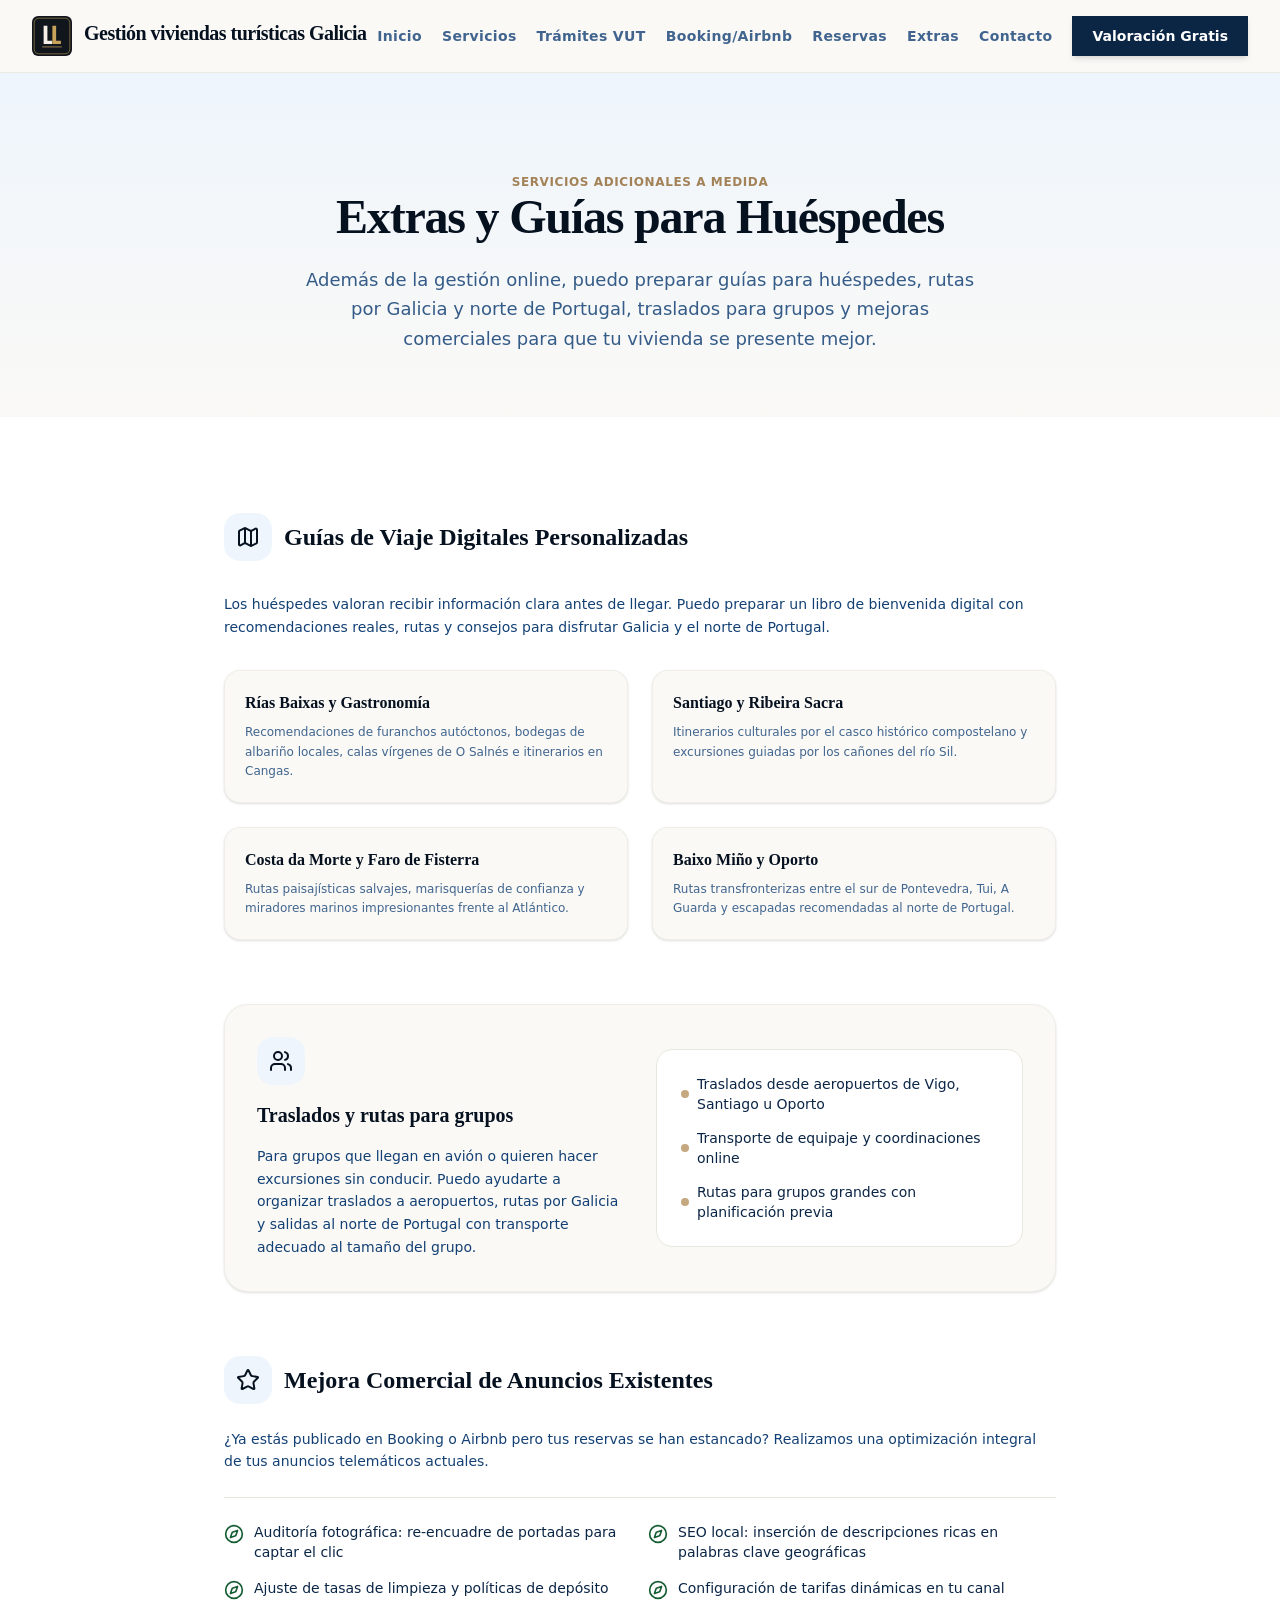
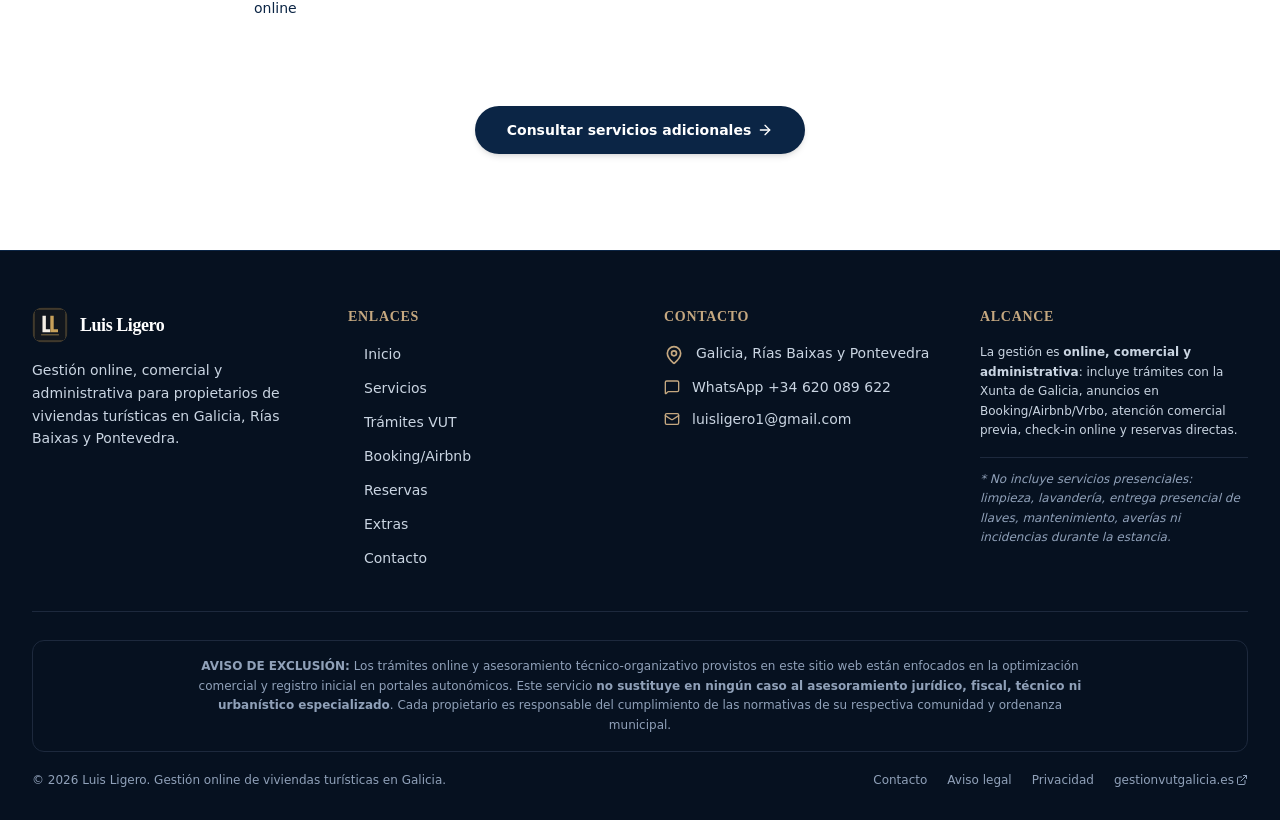
<file: extras.html>
<!DOCTYPE html><html lang="es" class="h-full antialiased"><head><meta charSet="utf-8"/><meta name="viewport" content="width=device-width, initial-scale=1"/><link rel="stylesheet" href="/_next/static/chunks/02nf581qanyjt.css" data-precedence="next"/><link rel="preload" as="script" fetchPriority="low" href="/_next/static/chunks/0lclmgfn-n7l1.js"/><script src="/_next/static/chunks/0pqt~8bl3ukh4.js" async=""></script><script src="/_next/static/chunks/10u3y4bw1ayzs.js" async=""></script><script src="/_next/static/chunks/0mmsd47xe~1uj.js" async=""></script><script src="/_next/static/chunks/turbopack-15btp665mj0ir.js" async=""></script><script src="/_next/static/chunks/0ime~6rqfk3uv.js" async=""></script><script src="/_next/static/chunks/0mgdau1s7dd.c.js" async=""></script><script src="/_next/static/chunks/0d3shmwh5_nmn.js" async=""></script><title>Servicios Extras para Huéspedes en Galicia | Gestión viviendas turísticas Galicia</title><meta name="description" content="Diferencia tu vivienda turística con guías de viaje premium personalizadas, itinerarios por Galicia, Ribeira Sacra y traslados de grupos."/><meta name="keywords" content="gestión viviendas turísticas Galicia,gestión VUT Galicia,alta VUT Galicia,trámites vivienda turística Galicia,gestión Airbnb Galicia,gestión Booking Galicia,reservas directas vivienda turística,check-in online vivienda turística,viviendas turísticas Rías Baixas,viviendas turísticas Pontevedra"/><meta name="robots" content="index, follow"/><link rel="canonical" href="https://gestionvutgalicia.es/extras"/><meta property="og:title" content="Gestión viviendas turísticas Galicia | Gestión Online de Viviendas Turísticas en Galicia"/><meta property="og:description" content="Gestión online de viviendas turísticas en Galicia: trámites VUT, plataformas, reservas directas, calendarios, precios y comunicación previa hasta la llegada."/><meta property="og:url" content="https://gestionvutgalicia.es"/><meta property="og:site_name" content="Gestión viviendas turísticas Galicia"/><meta property="og:locale" content="es_ES"/><meta property="og:type" content="website"/><meta name="twitter:card" content="summary_large_image"/><meta name="twitter:title" content="Gestión viviendas turísticas Galicia | Gestión de VUT en Galicia"/><meta name="twitter:description" content="Gestión online de Booking, Airbnb, Vrbo, trámites VUT y comunicación previa con huéspedes en Galicia."/><link rel="icon" href="/icon.svg?icon.0~c2et9mm5c.2.svg" sizes="any" type="image/svg+xml"/><script src="/_next/static/chunks/03~yq9q893hmn.js" noModule=""></script></head><body class="min-h-full flex flex-col font-sans bg-bone-50 text-atlantic-950"><div hidden=""><!--$--><!--/$--></div><script type="application/ld+json">{"@context":"https://schema.org","@graph":[{"@type":"ProfessionalService","@id":"https://gestionvutgalicia.es/#service","name":"Gestión viviendas turísticas Galicia","url":"https://gestionvutgalicia.es","logo":"https://gestionvutgalicia.es/icon.svg","image":"https://gestionvutgalicia.es/images/vivienda-turistica-galicia.png","description":"Gestión online, comercial y administrativa para propietarios de viviendas turísticas en Galicia, Rías Baixas y Pontevedra.","telephone":"+34 620 089 622","email":"luisligero1@gmail.com","address":{"@type":"PostalAddress","streetAddress":"Poio, Pontevedra, Galicia","addressLocality":"Poio","addressRegion":"Galicia","postalCode":"36995","addressCountry":"ES"},"geo":{"@type":"GeoCoordinates","latitude":"42.4310","longitude":"-8.6444"},"areaServed":[{"@type":"AdministrativeArea","name":"Galicia"},{"@type":"AdministrativeArea","name":"Rías Baixas"},{"@type":"AdministrativeArea","name":"Pontevedra"}],"openingHoursSpecification":{"@type":"OpeningHoursSpecification","dayOfWeek":["Monday","Tuesday","Wednesday","Thursday","Friday","Saturday","Sunday"],"opens":"00:00","closes":"23:59"}},{"@type":"Service","@id":"https://gestionvutgalicia.es/#management","name":"Gestión Online y Burocrática de Viviendas Turísticas","serviceType":"Holiday Rental Online Management","provider":{"@type":"LocalBusiness","name":"Gestión viviendas turísticas Galicia"},"areaServed":{"@type":"AdministrativeArea","name":"Galicia"},"description":"Gestión de trámites online, anuncios en Booking/Airbnb/Vrbo, calendarios, precios, reservas directas y comunicación previa con huéspedes."}]}</script><header class="sticky top-0 z-40 w-full border-b border-bone-200/80 bg-bone-50/95 backdrop-blur-xl"><div class="mx-auto max-w-[1500px] px-4 sm:px-6 lg:px-8"><div class="flex h-[72px] items-center justify-between gap-5"><div class="flex min-w-0 items-center"><a class="group flex min-w-0 items-center gap-3" href="/"><img alt="Luis Ligero" loading="lazy" width="40" height="40" decoding="async" data-nimg="1" class="h-10 w-10 shrink-0" style="color:transparent" src="/images/logo-ll.svg"/><span class="min-w-0 font-serif text-[15px] font-bold leading-tight tracking-tight text-atlantic-950 transition-colors group-hover:text-atlantic-700 sm:text-lg xl:text-xl"><span class="hidden max-w-[430px] truncate sm:inline-block">Gestión viviendas turísticas Galicia</span><span class="block max-w-[230px] truncate sm:hidden">Gestión viviendas turísticas</span></span></a></div><nav class="hidden xl:flex items-center gap-5 2xl:gap-7"><a class="relative whitespace-nowrap py-1 text-sm font-semibold tracking-wide transition-colors text-atlantic-700/80 hover:text-atlantic-950" href="/">Inicio</a><a class="relative whitespace-nowrap py-1 text-sm font-semibold tracking-wide transition-colors text-atlantic-700/80 hover:text-atlantic-950" href="/servicios">Servicios</a><a class="relative whitespace-nowrap py-1 text-sm font-semibold tracking-wide transition-colors text-atlantic-700/80 hover:text-atlantic-950" href="/tramites-vut-galicia">Trámites VUT</a><a class="relative whitespace-nowrap py-1 text-sm font-semibold tracking-wide transition-colors text-atlantic-700/80 hover:text-atlantic-950" href="/gestion-booking-airbnb-vrbo">Booking/Airbnb</a><a class="relative whitespace-nowrap py-1 text-sm font-semibold tracking-wide transition-colors text-atlantic-700/80 hover:text-atlantic-950" href="/reservas-directas">Reservas</a><a class="relative whitespace-nowrap py-1 text-sm font-semibold tracking-wide transition-colors text-atlantic-900" href="/extras">Extras<span class="absolute bottom-0 left-0 right-0 h-0.5 bg-sand-500"></span></a><a class="relative whitespace-nowrap py-1 text-sm font-semibold tracking-wide transition-colors text-atlantic-700/80 hover:text-atlantic-950" href="/contacto">Contacto</a></nav><div class="hidden shrink-0 xl:block"><a class="inline-flex items-center justify-center bg-atlantic-900 px-5 py-2.5 text-sm font-semibold text-white shadow-md transition hover:bg-atlantic-800 focus:outline-none focus:ring-2 focus:ring-atlantic-900 focus:ring-offset-2 2xl:px-6" href="/contacto">Valoración Gratis</a></div><div class="flex xl:hidden"><button type="button" class="inline-flex h-11 w-11 items-center justify-center border border-bone-200 bg-white text-atlantic-900 hover:bg-bone-100 focus:outline-none" aria-expanded="false"><span class="sr-only">Abrir menú principal</span><svg xmlns="http://www.w3.org/2000/svg" width="24" height="24" viewBox="0 0 24 24" fill="none" stroke="currentColor" stroke-width="2" stroke-linecap="round" stroke-linejoin="round" class="lucide lucide-menu h-6 w-6" aria-hidden="true"><path d="M4 5h16"></path><path d="M4 12h16"></path><path d="M4 19h16"></path></svg></button></div></div></div></header><main class="flex-grow"><div class="bg-bone-50"><section class="relative overflow-hidden pt-24 pb-16 bg-gradient-to-b from-atlantic-100 to-bone-50 text-center"><div class="mx-auto max-w-4xl px-4 sm:px-6 lg:px-8 space-y-6 relative z-10"><span class="text-xs uppercase font-bold tracking-wider text-sand-700 font-sans">Servicios adicionales a medida</span><h1 class="font-serif text-4xl sm:text-5xl font-bold tracking-tight text-atlantic-950">Extras y Guías para Huéspedes</h1><p class="text-base sm:text-lg text-atlantic-700/85 max-w-2xl mx-auto leading-relaxed">Además de la gestión online, puedo preparar guías para huéspedes, rutas por Galicia y norte de Portugal, traslados para grupos y mejoras comerciales para que tu vivienda se presente mejor.</p></div></section><section class="py-16 sm:py-24 bg-white"><div class="mx-auto max-w-4xl px-4 sm:px-6 lg:px-8 space-y-16"><div class="space-y-8"><div class="flex items-center gap-3"><div class="flex h-12 w-12 items-center justify-center rounded-2xl bg-atlantic-100 text-atlantic-950"><svg xmlns="http://www.w3.org/2000/svg" width="24" height="24" viewBox="0 0 24 24" fill="none" stroke="currentColor" stroke-width="2" stroke-linecap="round" stroke-linejoin="round" class="lucide lucide-map h-6 w-6" aria-hidden="true"><path d="M14.106 5.553a2 2 0 0 0 1.788 0l3.659-1.83A1 1 0 0 1 21 4.619v12.764a1 1 0 0 1-.553.894l-4.553 2.277a2 2 0 0 1-1.788 0l-4.212-2.106a2 2 0 0 0-1.788 0l-3.659 1.83A1 1 0 0 1 3 19.381V6.618a1 1 0 0 1 .553-.894l4.553-2.277a2 2 0 0 1 1.788 0z"></path><path d="M15 5.764v15"></path><path d="M9 3.236v15"></path></svg></div><h2 class="font-serif text-2xl font-bold text-atlantic-950">Guías de Viaje Digitales Personalizadas</h2></div><p class="text-xs sm:text-sm text-atlantic-700 font-sans leading-relaxed">Los huéspedes valoran recibir información clara antes de llegar. Puedo preparar un libro de bienvenida digital con recomendaciones reales, rutas y consejos para disfrutar Galicia y el norte de Portugal.</p><div class="grid grid-cols-1 sm:grid-cols-2 gap-6"><div class="bg-bone-50 border border-bone-200/60 p-5 rounded-2xl shadow-sm space-y-2"><h3 class="font-serif text-base font-bold text-atlantic-950">Rías Baixas y Gastronomía</h3><p class="text-xs text-atlantic-700/80 leading-relaxed font-sans">Recomendaciones de furanchos autóctonos, bodegas de albariño locales, calas vírgenes de O Salnés e itinerarios en Cangas.</p></div><div class="bg-bone-50 border border-bone-200/60 p-5 rounded-2xl shadow-sm space-y-2"><h3 class="font-serif text-base font-bold text-atlantic-950">Santiago y Ribeira Sacra</h3><p class="text-xs text-atlantic-700/80 leading-relaxed font-sans">Itinerarios culturales por el casco histórico compostelano y excursiones guiadas por los cañones del río Sil.</p></div><div class="bg-bone-50 border border-bone-200/60 p-5 rounded-2xl shadow-sm space-y-2"><h3 class="font-serif text-base font-bold text-atlantic-950">Costa da Morte y Faro de Fisterra</h3><p class="text-xs text-atlantic-700/80 leading-relaxed font-sans">Rutas paisajísticas salvajes, marisquerías de confianza y miradores marinos impresionantes frente al Atlántico.</p></div><div class="bg-bone-50 border border-bone-200/60 p-5 rounded-2xl shadow-sm space-y-2"><h3 class="font-serif text-base font-bold text-atlantic-950">Baixo Miño y Oporto</h3><p class="text-xs text-atlantic-700/80 leading-relaxed font-sans">Rutas transfronterizas entre el sur de Pontevedra, Tui, A Guarda y escapadas recomendadas al norte de Portugal.</p></div></div></div><div class="grid grid-cols-1 md:grid-cols-2 gap-8 items-center bg-bone-50 border border-bone-200/60 rounded-3xl p-8 shadow-sm"><div class="space-y-4"><div class="flex h-12 w-12 items-center justify-center rounded-2xl bg-atlantic-100 text-atlantic-950"><svg xmlns="http://www.w3.org/2000/svg" width="24" height="24" viewBox="0 0 24 24" fill="none" stroke="currentColor" stroke-width="2" stroke-linecap="round" stroke-linejoin="round" class="lucide lucide-users h-6 w-6" aria-hidden="true"><path d="M16 21v-2a4 4 0 0 0-4-4H6a4 4 0 0 0-4 4v2"></path><path d="M16 3.128a4 4 0 0 1 0 7.744"></path><path d="M22 21v-2a4 4 0 0 0-3-3.87"></path><circle cx="9" cy="7" r="4"></circle></svg></div><h3 class="font-serif text-xl font-bold text-atlantic-950">Traslados y rutas para grupos</h3><p class="text-xs sm:text-sm text-atlantic-700 leading-relaxed font-sans">Para grupos que llegan en avión o quieren hacer excursiones sin conducir. Puedo ayudarte a organizar traslados a aeropuertos, rutas por Galicia y salidas al norte de Portugal con transporte adecuado al tamaño del grupo.</p></div><div class="space-y-3.5 bg-white p-6 rounded-2xl border border-bone-200 text-xs sm:text-sm text-atlantic-900 font-sans font-medium"><div class="flex items-center gap-2"><span class="h-2 w-2 rounded-full bg-sand-500 shrink-0"></span><span>Traslados desde aeropuertos de Vigo, Santiago u Oporto</span></div><div class="flex items-center gap-2"><span class="h-2 w-2 rounded-full bg-sand-500 shrink-0"></span><span>Transporte de equipaje y coordinaciones online</span></div><div class="flex items-center gap-2"><span class="h-2 w-2 rounded-full bg-sand-500 shrink-0"></span><span>Rutas para grupos grandes con planificación previa</span></div></div></div><div class="space-y-6"><div class="flex items-center gap-3"><div class="flex h-12 w-12 items-center justify-center rounded-2xl bg-atlantic-100 text-atlantic-950"><svg xmlns="http://www.w3.org/2000/svg" width="24" height="24" viewBox="0 0 24 24" fill="none" stroke="currentColor" stroke-width="2" stroke-linecap="round" stroke-linejoin="round" class="lucide lucide-star h-6 w-6" aria-hidden="true"><path d="M11.525 2.295a.53.53 0 0 1 .95 0l2.31 4.679a2.123 2.123 0 0 0 1.595 1.16l5.166.756a.53.53 0 0 1 .294.904l-3.736 3.638a2.123 2.123 0 0 0-.611 1.878l.882 5.14a.53.53 0 0 1-.771.56l-4.618-2.428a2.122 2.122 0 0 0-1.973 0L6.396 21.01a.53.53 0 0 1-.77-.56l.881-5.139a2.122 2.122 0 0 0-.611-1.879L2.16 9.795a.53.53 0 0 1 .294-.906l5.165-.755a2.122 2.122 0 0 0 1.597-1.16z"></path></svg></div><h2 class="font-serif text-2xl font-bold text-atlantic-950">Mejora Comercial de Anuncios Existentes</h2></div><p class="text-xs sm:text-sm text-atlantic-700 font-sans leading-relaxed">¿Ya estás publicado en Booking o Airbnb pero tus reservas se han estancado? Realizamos una optimización integral de tus anuncios telemáticos actuales.</p><ul class="grid grid-cols-1 sm:grid-cols-2 gap-4 text-xs sm:text-sm text-atlantic-900 font-medium font-sans border-t border-bone-200 pt-6"><li class="flex items-start gap-2.5"><svg xmlns="http://www.w3.org/2000/svg" width="24" height="24" viewBox="0 0 24 24" fill="none" stroke="currentColor" stroke-width="2" stroke-linecap="round" stroke-linejoin="round" class="lucide lucide-compass h-5 w-5 text-forest-700 shrink-0 mt-0.5" aria-hidden="true"><circle cx="12" cy="12" r="10"></circle><path d="m16.24 7.76-1.804 5.411a2 2 0 0 1-1.265 1.265L7.76 16.24l1.804-5.411a2 2 0 0 1 1.265-1.265z"></path></svg><span>Auditoría fotográfica: re-encuadre de portadas para captar el clic</span></li><li class="flex items-start gap-2.5"><svg xmlns="http://www.w3.org/2000/svg" width="24" height="24" viewBox="0 0 24 24" fill="none" stroke="currentColor" stroke-width="2" stroke-linecap="round" stroke-linejoin="round" class="lucide lucide-compass h-5 w-5 text-forest-700 shrink-0 mt-0.5" aria-hidden="true"><circle cx="12" cy="12" r="10"></circle><path d="m16.24 7.76-1.804 5.411a2 2 0 0 1-1.265 1.265L7.76 16.24l1.804-5.411a2 2 0 0 1 1.265-1.265z"></path></svg><span>SEO local: inserción de descripciones ricas en palabras clave geográficas</span></li><li class="flex items-start gap-2.5"><svg xmlns="http://www.w3.org/2000/svg" width="24" height="24" viewBox="0 0 24 24" fill="none" stroke="currentColor" stroke-width="2" stroke-linecap="round" stroke-linejoin="round" class="lucide lucide-compass h-5 w-5 text-forest-700 shrink-0 mt-0.5" aria-hidden="true"><circle cx="12" cy="12" r="10"></circle><path d="m16.24 7.76-1.804 5.411a2 2 0 0 1-1.265 1.265L7.76 16.24l1.804-5.411a2 2 0 0 1 1.265-1.265z"></path></svg><span>Ajuste de tasas de limpieza y políticas de depósito online</span></li><li class="flex items-start gap-2.5"><svg xmlns="http://www.w3.org/2000/svg" width="24" height="24" viewBox="0 0 24 24" fill="none" stroke="currentColor" stroke-width="2" stroke-linecap="round" stroke-linejoin="round" class="lucide lucide-compass h-5 w-5 text-forest-700 shrink-0 mt-0.5" aria-hidden="true"><circle cx="12" cy="12" r="10"></circle><path d="m16.24 7.76-1.804 5.411a2 2 0 0 1-1.265 1.265L7.76 16.24l1.804-5.411a2 2 0 0 1 1.265-1.265z"></path></svg><span>Configuración de tarifas dinámicas en tu canal</span></li></ul></div><div class="text-center pt-6"><a class="inline-flex items-center justify-center rounded-full bg-atlantic-900 px-8 py-3.5 text-sm font-semibold text-white shadow-md hover:bg-atlantic-800 transition-all hover:scale-102 gap-1.5 group" href="/contacto">Consultar servicios adicionales<svg xmlns="http://www.w3.org/2000/svg" width="24" height="24" viewBox="0 0 24 24" fill="none" stroke="currentColor" stroke-width="2" stroke-linecap="round" stroke-linejoin="round" class="lucide lucide-arrow-right h-4 w-4 group-hover:translate-x-0.5 transition-transform" aria-hidden="true"><path d="M5 12h14"></path><path d="m12 5 7 7-7 7"></path></svg></a></div></div></section></div><!--$--><!--/$--></main><footer class="bg-atlantic-950 text-white border-t border-atlantic-900 pt-10 pb-6 sm:pt-14 sm:pb-8"><div class="mx-auto max-w-7xl px-4 sm:px-6 lg:px-8"><div class="grid grid-cols-1 gap-7 md:grid-cols-2 lg:grid-cols-4 lg:gap-12 mb-7 sm:mb-10"><div class="md:col-span-1 space-y-4"><a class="flex items-center gap-3" href="/"><img alt="Luis Ligero" loading="lazy" width="36" height="36" decoding="async" data-nimg="1" class="h-9 w-9 rounded-xl" style="color:transparent" src="/images/logo-ll.svg"/><span class="font-serif text-lg font-bold tracking-tight text-white leading-tight">Luis Ligero</span></a><p class="text-sm text-slate-300 font-sans leading-relaxed">Gestión online, comercial y administrativa para propietarios de viviendas turísticas en Galicia, Rías Baixas y Pontevedra.</p></div><div class="hidden space-y-4 md:block"><h3 class="font-serif font-semibold text-sand-500 text-sm uppercase tracking-wider">Enlaces</h3><ul class="space-y-2.5"><li><a class="text-sm text-slate-300 hover:text-white transition-colors inline-flex items-center gap-1 group" href="/"><svg xmlns="http://www.w3.org/2000/svg" width="24" height="24" viewBox="0 0 24 24" fill="none" stroke="currentColor" stroke-width="2" stroke-linecap="round" stroke-linejoin="round" class="lucide lucide-arrow-right h-3 w-3 opacity-0 group-hover:opacity-100 -translate-x-1 group-hover:translate-x-0 transition-all text-sand-500" aria-hidden="true"><path d="M5 12h14"></path><path d="m12 5 7 7-7 7"></path></svg><span>Inicio</span></a></li><li><a class="text-sm text-slate-300 hover:text-white transition-colors inline-flex items-center gap-1 group" href="/servicios"><svg xmlns="http://www.w3.org/2000/svg" width="24" height="24" viewBox="0 0 24 24" fill="none" stroke="currentColor" stroke-width="2" stroke-linecap="round" stroke-linejoin="round" class="lucide lucide-arrow-right h-3 w-3 opacity-0 group-hover:opacity-100 -translate-x-1 group-hover:translate-x-0 transition-all text-sand-500" aria-hidden="true"><path d="M5 12h14"></path><path d="m12 5 7 7-7 7"></path></svg><span>Servicios</span></a></li><li><a class="text-sm text-slate-300 hover:text-white transition-colors inline-flex items-center gap-1 group" href="/tramites-vut-galicia"><svg xmlns="http://www.w3.org/2000/svg" width="24" height="24" viewBox="0 0 24 24" fill="none" stroke="currentColor" stroke-width="2" stroke-linecap="round" stroke-linejoin="round" class="lucide lucide-arrow-right h-3 w-3 opacity-0 group-hover:opacity-100 -translate-x-1 group-hover:translate-x-0 transition-all text-sand-500" aria-hidden="true"><path d="M5 12h14"></path><path d="m12 5 7 7-7 7"></path></svg><span>Trámites VUT</span></a></li><li><a class="text-sm text-slate-300 hover:text-white transition-colors inline-flex items-center gap-1 group" href="/gestion-booking-airbnb-vrbo"><svg xmlns="http://www.w3.org/2000/svg" width="24" height="24" viewBox="0 0 24 24" fill="none" stroke="currentColor" stroke-width="2" stroke-linecap="round" stroke-linejoin="round" class="lucide lucide-arrow-right h-3 w-3 opacity-0 group-hover:opacity-100 -translate-x-1 group-hover:translate-x-0 transition-all text-sand-500" aria-hidden="true"><path d="M5 12h14"></path><path d="m12 5 7 7-7 7"></path></svg><span>Booking/Airbnb</span></a></li><li><a class="text-sm text-slate-300 hover:text-white transition-colors inline-flex items-center gap-1 group" href="/reservas-directas"><svg xmlns="http://www.w3.org/2000/svg" width="24" height="24" viewBox="0 0 24 24" fill="none" stroke="currentColor" stroke-width="2" stroke-linecap="round" stroke-linejoin="round" class="lucide lucide-arrow-right h-3 w-3 opacity-0 group-hover:opacity-100 -translate-x-1 group-hover:translate-x-0 transition-all text-sand-500" aria-hidden="true"><path d="M5 12h14"></path><path d="m12 5 7 7-7 7"></path></svg><span>Reservas</span></a></li><li><a class="text-sm text-slate-300 hover:text-white transition-colors inline-flex items-center gap-1 group" href="/extras"><svg xmlns="http://www.w3.org/2000/svg" width="24" height="24" viewBox="0 0 24 24" fill="none" stroke="currentColor" stroke-width="2" stroke-linecap="round" stroke-linejoin="round" class="lucide lucide-arrow-right h-3 w-3 opacity-0 group-hover:opacity-100 -translate-x-1 group-hover:translate-x-0 transition-all text-sand-500" aria-hidden="true"><path d="M5 12h14"></path><path d="m12 5 7 7-7 7"></path></svg><span>Extras</span></a></li><li><a class="text-sm text-slate-300 hover:text-white transition-colors inline-flex items-center gap-1 group" href="/contacto"><svg xmlns="http://www.w3.org/2000/svg" width="24" height="24" viewBox="0 0 24 24" fill="none" stroke="currentColor" stroke-width="2" stroke-linecap="round" stroke-linejoin="round" class="lucide lucide-arrow-right h-3 w-3 opacity-0 group-hover:opacity-100 -translate-x-1 group-hover:translate-x-0 transition-all text-sand-500" aria-hidden="true"><path d="M5 12h14"></path><path d="m12 5 7 7-7 7"></path></svg><span>Contacto</span></a></li></ul></div><div class="space-y-4"><h3 class="font-serif font-semibold text-sand-500 text-sm uppercase tracking-wider">Contacto</h3><ul class="space-y-3 text-sm text-slate-300"><li class="flex items-start gap-3"><svg xmlns="http://www.w3.org/2000/svg" width="24" height="24" viewBox="0 0 24 24" fill="none" stroke="currentColor" stroke-width="2" stroke-linecap="round" stroke-linejoin="round" class="lucide lucide-map-pin h-5 w-5 text-sand-500 shrink-0 mt-0.5" aria-hidden="true"><path d="M20 10c0 4.993-5.539 10.193-7.399 11.799a1 1 0 0 1-1.202 0C9.539 20.193 4 14.993 4 10a8 8 0 0 1 16 0"></path><circle cx="12" cy="10" r="3"></circle></svg><span>Galicia, Rías Baixas y Pontevedra</span></li><li class="flex items-center gap-3"><svg xmlns="http://www.w3.org/2000/svg" width="24" height="24" viewBox="0 0 24 24" fill="none" stroke="currentColor" stroke-width="2" stroke-linecap="round" stroke-linejoin="round" class="lucide lucide-message-square h-4 w-4 text-sand-500 shrink-0" aria-hidden="true"><path d="M22 17a2 2 0 0 1-2 2H6.828a2 2 0 0 0-1.414.586l-2.202 2.202A.71.71 0 0 1 2 21.286V5a2 2 0 0 1 2-2h16a2 2 0 0 1 2 2z"></path></svg><a href="https://wa.me/34620089622" target="_blank" rel="noopener noreferrer" class="hover:text-white transition-colors">WhatsApp <!-- -->+34 620 089 622</a></li><li class="flex items-center gap-3"><svg xmlns="http://www.w3.org/2000/svg" width="24" height="24" viewBox="0 0 24 24" fill="none" stroke="currentColor" stroke-width="2" stroke-linecap="round" stroke-linejoin="round" class="lucide lucide-mail h-4 w-4 text-sand-500 shrink-0" aria-hidden="true"><path d="m22 7-8.991 5.727a2 2 0 0 1-2.009 0L2 7"></path><rect x="2" y="4" width="20" height="16" rx="2"></rect></svg><a href="mailto:luisligero1@gmail.com" class="hover:text-white transition-colors">luisligero1@gmail.com</a></li></ul></div><div class="space-y-3 sm:space-y-4"><h3 class="font-serif font-semibold text-sand-500 text-sm uppercase tracking-wider">Alcance</h3><p class="text-xs text-slate-300 leading-relaxed">La gestión es <strong>online, comercial y administrativa</strong>: incluye trámites con la Xunta de Galicia, anuncios en Booking/Airbnb/Vrbo, atención comercial previa, check-in online y reservas directas.</p><p class="text-xs text-slate-400 leading-relaxed italic border-t border-slate-800 pt-3">* No incluye servicios presenciales: limpieza, lavandería, entrega presencial de llaves, mantenimiento, averías ni incidencias durante la estancia.</p></div></div><div class="border-t border-slate-800 pt-5 mt-6 space-y-5 sm:pt-7 sm:mt-8"><div class="hidden bg-atlantic-950 p-4 rounded-xl border border-slate-800 text-center sm:block"><p class="text-xs text-slate-400 max-w-4xl mx-auto leading-relaxed"><strong>AVISO DE EXCLUSIÓN:</strong> Los trámites online y asesoramiento técnico-organizativo provistos en este sitio web están enfocados en la optimización comercial y registro inicial en portales autonómicos. Este servicio <strong>no sustituye en ningún caso al asesoramiento jurídico, fiscal, técnico ni urbanístico especializado</strong>. Cada propietario es responsable del cumplimiento de las normativas de su respectiva comunidad y ordenanza municipal.</p></div><p class="text-[11px] leading-relaxed text-slate-500 sm:hidden">Servicio online y comercial. No sustituye asesoramiento jurídico, fiscal, técnico ni urbanístico especializado.</p><div class="flex flex-col items-start justify-between gap-4 text-xs text-slate-400 sm:items-center lg:flex-row"><p>© <!-- -->2026<!-- --> Luis Ligero. Gestión online de viviendas turísticas en Galicia.</p><div class="flex flex-wrap items-center justify-center gap-x-5 gap-y-2"><a class="hover:text-white transition-colors" href="/contacto">Contacto</a><a class="hover:text-white transition-colors" href="/aviso-legal">Aviso legal</a><a class="hover:text-white transition-colors" href="/privacidad">Privacidad</a><a href="https://gestionvutgalicia.es" class="hover:text-white transition-colors inline-flex items-center gap-0.5"><span>gestionvutgalicia.es</span><svg xmlns="http://www.w3.org/2000/svg" width="24" height="24" viewBox="0 0 24 24" fill="none" stroke="currentColor" stroke-width="2" stroke-linecap="round" stroke-linejoin="round" class="lucide lucide-external-link h-3 w-3" aria-hidden="true"><path d="M15 3h6v6"></path><path d="M10 14 21 3"></path><path d="M18 13v6a2 2 0 0 1-2 2H5a2 2 0 0 1-2-2V8a2 2 0 0 1 2-2h6"></path></svg></a></div></div></div></div></footer><div class="fixed bottom-6 right-6 z-50 pointer-events-auto" style="opacity:0;transform:scale(0)"><a href="https://wa.me/34620089622?text=Hola!%20Me%20pongo%20en%20contacto%20a%20trav%C3%A9s%20de%20la%20web%20para%20solicitar%20informaci%C3%B3n%20sobre%20la%20gesti%C3%B3n%20online%20de%20mi%20vivienda%20tur%C3%ADstica%20en%20Galicia." target="_blank" rel="noopener noreferrer" aria-label="Hablar por WhatsApp" class="group relative flex items-center justify-center h-14 w-14 rounded-full bg-emerald-600 text-white shadow-lg hover:bg-emerald-500 transition-colors duration-300 focus:outline-none focus:ring-2 focus:ring-emerald-600 focus:ring-offset-2"><span class="absolute -inset-0.5 rounded-full bg-emerald-600 opacity-40 group-hover:scale-125 animate-ping duration-1000 -z-10"></span><svg xmlns="http://www.w3.org/2000/svg" width="24" height="24" viewBox="0 0 24 24" fill="none" stroke="currentColor" stroke-width="2" stroke-linecap="round" stroke-linejoin="round" class="lucide lucide-message-circle h-7 w-7 fill-white" aria-hidden="true"><path d="M2.992 16.342a2 2 0 0 1 .094 1.167l-1.065 3.29a1 1 0 0 0 1.236 1.168l3.413-.998a2 2 0 0 1 1.099.092 10 10 0 1 0-4.777-4.719"></path></svg><span class="absolute right-16 top-1/2 -translate-y-1/2 scale-0 group-hover:scale-100 bg-atlantic-900 text-white text-xs font-semibold px-3 py-1.5 rounded-lg shadow-md whitespace-nowrap origin-right transition-all duration-200">¿Hablamos por WhatsApp?</span></a></div><script src="/_next/static/chunks/0lclmgfn-n7l1.js" id="_R_" async=""></script><script>(self.__next_f=self.__next_f||[]).push([0])</script><script>self.__next_f.push([1,"1:\"$Sreact.fragment\"\n3:I[36852,[\"/_next/static/chunks/0ime~6rqfk3uv.js\",\"/_next/static/chunks/0mgdau1s7dd.c.js\",\"/_next/static/chunks/0d3shmwh5_nmn.js\"],\"default\"]\n4:I[39756,[\"/_next/static/chunks/0ime~6rqfk3uv.js\",\"/_next/static/chunks/0mgdau1s7dd.c.js\",\"/_next/static/chunks/0d3shmwh5_nmn.js\"],\"default\"]\n5:I[37457,[\"/_next/static/chunks/0ime~6rqfk3uv.js\",\"/_next/static/chunks/0mgdau1s7dd.c.js\",\"/_next/static/chunks/0d3shmwh5_nmn.js\"],\"default\"]\nc:I[68027,[\"/_next/static/chunks/0ime~6rqfk3uv.js\",\"/_next/static/chunks/0mgdau1s7dd.c.js\",\"/_next/static/chunks/0d3shmwh5_nmn.js\"],\"default\",1]\n:HL[\"/_next/static/chunks/02nf581qanyjt.css\",\"style\"]\n2:T657,"])</script><script>self.__next_f.push([1,"{\"@context\":\"https://schema.org\",\"@graph\":[{\"@type\":\"ProfessionalService\",\"@id\":\"https://gestionvutgalicia.es/#service\",\"name\":\"Gestión viviendas turísticas Galicia\",\"url\":\"https://gestionvutgalicia.es\",\"logo\":\"https://gestionvutgalicia.es/icon.svg\",\"image\":\"https://gestionvutgalicia.es/images/vivienda-turistica-galicia.png\",\"description\":\"Gestión online, comercial y administrativa para propietarios de viviendas turísticas en Galicia, Rías Baixas y Pontevedra.\",\"telephone\":\"+34 620 089 622\",\"email\":\"luisligero1@gmail.com\",\"address\":{\"@type\":\"PostalAddress\",\"streetAddress\":\"Poio, Pontevedra, Galicia\",\"addressLocality\":\"Poio\",\"addressRegion\":\"Galicia\",\"postalCode\":\"36995\",\"addressCountry\":\"ES\"},\"geo\":{\"@type\":\"GeoCoordinates\",\"latitude\":\"42.4310\",\"longitude\":\"-8.6444\"},\"areaServed\":[{\"@type\":\"AdministrativeArea\",\"name\":\"Galicia\"},{\"@type\":\"AdministrativeArea\",\"name\":\"Rías Baixas\"},{\"@type\":\"AdministrativeArea\",\"name\":\"Pontevedra\"}],\"openingHoursSpecification\":{\"@type\":\"OpeningHoursSpecification\",\"dayOfWeek\":[\"Monday\",\"Tuesday\",\"Wednesday\",\"Thursday\",\"Friday\",\"Saturday\",\"Sunday\"],\"opens\":\"00:00\",\"closes\":\"23:59\"}},{\"@type\":\"Service\",\"@id\":\"https://gestionvutgalicia.es/#management\",\"name\":\"Gestión Online y Burocrática de Viviendas Turísticas\",\"serviceType\":\"Holiday Rental Online Management\",\"provider\":{\"@type\":\"LocalBusiness\",\"name\":\"Gestión viviendas turísticas Galicia\"},\"areaServed\":{\"@type\":\"AdministrativeArea\",\"name\":\"Galicia\"},\"description\":\"Gestión de trámites online, anuncios en Booking/Airbnb/Vrbo, calendarios, precios, reservas directas y comunicación previa con huéspedes.\"}]}"])</script><script>self.__next_f.push([1,"0:{\"P\":null,\"c\":[\"\",\"extras\"],\"q\":\"\",\"i\":false,\"f\":[[[\"\",{\"children\":[\"extras\",{\"children\":[\"__PAGE__\",{}]}]},\"$undefined\",\"$undefined\",16],[[\"$\",\"$1\",\"c\",{\"children\":[[[\"$\",\"link\",\"0\",{\"rel\":\"stylesheet\",\"href\":\"/_next/static/chunks/02nf581qanyjt.css\",\"precedence\":\"next\",\"crossOrigin\":\"$undefined\",\"nonce\":\"$undefined\"}],[\"$\",\"script\",\"script-0\",{\"src\":\"/_next/static/chunks/0ime~6rqfk3uv.js\",\"async\":true,\"nonce\":\"$undefined\"}],[\"$\",\"script\",\"script-1\",{\"src\":\"/_next/static/chunks/0mgdau1s7dd.c.js\",\"async\":true,\"nonce\":\"$undefined\"}],[\"$\",\"script\",\"script-2\",{\"src\":\"/_next/static/chunks/0d3shmwh5_nmn.js\",\"async\":true,\"nonce\":\"$undefined\"}]],[\"$\",\"html\",null,{\"lang\":\"es\",\"className\":\"h-full antialiased\",\"children\":[\"$\",\"body\",null,{\"className\":\"min-h-full flex flex-col font-sans bg-bone-50 text-atlantic-950\",\"children\":[[\"$\",\"script\",null,{\"type\":\"application/ld+json\",\"dangerouslySetInnerHTML\":{\"__html\":\"$2\"}}],[\"$\",\"$L3\",null,{}],[\"$\",\"main\",null,{\"className\":\"flex-grow\",\"children\":[\"$\",\"$L4\",null,{\"parallelRouterKey\":\"children\",\"error\":\"$undefined\",\"errorStyles\":\"$undefined\",\"errorScripts\":\"$undefined\",\"template\":[\"$\",\"$L5\",null,{}],\"templateStyles\":\"$undefined\",\"templateScripts\":\"$undefined\",\"notFound\":[[[\"$\",\"title\",null,{\"children\":\"404: This page could not be found.\"}],[\"$\",\"div\",null,{\"style\":{\"fontFamily\":\"system-ui,\\\"Segoe UI\\\",Roboto,Helvetica,Arial,sans-serif,\\\"Apple Color Emoji\\\",\\\"Segoe UI Emoji\\\"\",\"height\":\"100vh\",\"textAlign\":\"center\",\"display\":\"flex\",\"flexDirection\":\"column\",\"alignItems\":\"center\",\"justifyContent\":\"center\"},\"children\":[\"$\",\"div\",null,{\"children\":[[\"$\",\"style\",null,{\"dangerouslySetInnerHTML\":{\"__html\":\"body{color:#000;background:#fff;margin:0}.next-error-h1{border-right:1px solid rgba(0,0,0,.3)}@media (prefers-color-scheme:dark){body{color:#fff;background:#000}.next-error-h1{border-right:1px solid rgba(255,255,255,.3)}}\"}}],[\"$\",\"h1\",null,{\"className\":\"next-error-h1\",\"style\":{\"display\":\"inline-block\",\"margin\":\"0 20px 0 0\",\"padding\":\"0 23px 0 0\",\"fontSize\":24,\"fontWeight\":500,\"verticalAlign\":\"top\",\"lineHeight\":\"49px\"},\"children\":404}],[\"$\",\"div\",null,{\"style\":{\"display\":\"inline-block\"},\"children\":[\"$\",\"h2\",null,{\"style\":{\"fontSize\":14,\"fontWeight\":400,\"lineHeight\":\"49px\",\"margin\":0},\"children\":\"This page could not be found.\"}]}]]}]}]],[]],\"forbidden\":\"$undefined\",\"unauthorized\":\"$undefined\"}]}],[\"$\",\"footer\",null,{\"className\":\"bg-atlantic-950 text-white border-t border-atlantic-900 pt-10 pb-6 sm:pt-14 sm:pb-8\",\"children\":\"$L6\"}],\"$L7\"]}]}]]}],{\"children\":[\"$L8\",{\"children\":[\"$L9\",{},null,false,null]},null,false,\"$@a\"]},null,false,null],\"$Lb\",false]],\"m\":\"$undefined\",\"G\":[\"$c\",[\"$Ld\"]],\"S\":true,\"h\":null,\"s\":\"$undefined\",\"l\":\"$undefined\",\"p\":\"$undefined\",\"d\":\"$undefined\",\"b\":\"7HqTK1mJ3YsoaxEiVyxfX\"}\n"])</script><script>self.__next_f.push([1,"e:I[22016,[\"/_next/static/chunks/0ime~6rqfk3uv.js\",\"/_next/static/chunks/0mgdau1s7dd.c.js\",\"/_next/static/chunks/0d3shmwh5_nmn.js\"],\"\"]\nf:I[85437,[\"/_next/static/chunks/0ime~6rqfk3uv.js\",\"/_next/static/chunks/0mgdau1s7dd.c.js\",\"/_next/static/chunks/0d3shmwh5_nmn.js\"],\"Image\"]\n10:I[5014,[\"/_next/static/chunks/0ime~6rqfk3uv.js\",\"/_next/static/chunks/0mgdau1s7dd.c.js\",\"/_next/static/chunks/0d3shmwh5_nmn.js\"],\"default\"]\n15:I[26111,[\"/_next/static/chunks/0ime~6rqfk3uv.js\",\"/_next/static/chunks/0mgdau1s7dd.c.js\",\"/_next/static/chunks/0d3shmwh5_nmn.js\"],\"default\"]\n1c:I[97367,[\"/_next/static/chunks/0ime~6rqfk3uv.js\",\"/_next/static/chunks/0mgdau1s7dd.c.js\",\"/_next/static/chunks/0d3shmwh5_nmn.js\"],\"ViewportBoundary\"]\n1e:I[97367,[\"/_next/static/chunks/0ime~6rqfk3uv.js\",\"/_next/static/chunks/0mgdau1s7dd.c.js\",\"/_next/static/chunks/0d3shmwh5_nmn.js\"],\"MetadataBoundary\"]\n1f:\"$Sreact.suspense\"\n"])</script><script>self.__next_f.push([1,"6:[\"$\",\"div\",null,{\"className\":\"mx-auto max-w-7xl px-4 sm:px-6 lg:px-8\",\"children\":[[\"$\",\"div\",null,{\"className\":\"grid grid-cols-1 gap-7 md:grid-cols-2 lg:grid-cols-4 lg:gap-12 mb-7 sm:mb-10\",\"children\":[[\"$\",\"div\",null,{\"className\":\"md:col-span-1 space-y-4\",\"children\":[[\"$\",\"$Le\",null,{\"href\":\"/\",\"className\":\"flex items-center gap-3\",\"children\":[[\"$\",\"$Lf\",null,{\"src\":\"/images/logo-ll.svg\",\"alt\":\"Luis Ligero\",\"width\":36,\"height\":36,\"className\":\"h-9 w-9 rounded-xl\"}],[\"$\",\"span\",null,{\"className\":\"font-serif text-lg font-bold tracking-tight text-white leading-tight\",\"children\":\"Luis Ligero\"}]]}],[\"$\",\"p\",null,{\"className\":\"text-sm text-slate-300 font-sans leading-relaxed\",\"children\":\"Gestión online, comercial y administrativa para propietarios de viviendas turísticas en Galicia, Rías Baixas y Pontevedra.\"}]]}],[\"$\",\"div\",null,{\"className\":\"hidden space-y-4 md:block\",\"children\":[[\"$\",\"h3\",null,{\"className\":\"font-serif font-semibold text-sand-500 text-sm uppercase tracking-wider\",\"children\":\"Enlaces\"}],[\"$\",\"ul\",null,{\"className\":\"space-y-2.5\",\"children\":[[\"$\",\"li\",\"/\",{\"children\":[\"$\",\"$Le\",null,{\"href\":\"/\",\"className\":\"text-sm text-slate-300 hover:text-white transition-colors inline-flex items-center gap-1 group\",\"children\":[[\"$\",\"$L10\",null,{\"ref\":\"$undefined\",\"iconNode\":[[\"path\",{\"d\":\"M5 12h14\",\"key\":\"1ays0h\"}],[\"path\",{\"d\":\"m12 5 7 7-7 7\",\"key\":\"xquz4c\"}]],\"className\":\"lucide-arrow-right h-3 w-3 opacity-0 group-hover:opacity-100 -translate-x-1 group-hover:translate-x-0 transition-all text-sand-500\"}],[\"$\",\"span\",null,{\"children\":\"Inicio\"}]]}]}],[\"$\",\"li\",\"/servicios\",{\"children\":[\"$\",\"$Le\",null,{\"href\":\"/servicios\",\"className\":\"text-sm text-slate-300 hover:text-white transition-colors inline-flex items-center gap-1 group\",\"children\":[[\"$\",\"$L10\",null,{\"ref\":\"$undefined\",\"iconNode\":\"$6:props:children:0:props:children:1:props:children:1:props:children:0:props:children:props:children:0:props:iconNode\",\"className\":\"lucide-arrow-right h-3 w-3 opacity-0 group-hover:opacity-100 -translate-x-1 group-hover:translate-x-0 transition-all text-sand-500\"}],[\"$\",\"span\",null,{\"children\":\"Servicios\"}]]}]}],[\"$\",\"li\",\"/tramites-vut-galicia\",{\"children\":[\"$\",\"$Le\",null,{\"href\":\"/tramites-vut-galicia\",\"className\":\"text-sm text-slate-300 hover:text-white transition-colors inline-flex items-center gap-1 group\",\"children\":[[\"$\",\"$L10\",null,{\"ref\":\"$undefined\",\"iconNode\":\"$6:props:children:0:props:children:1:props:children:1:props:children:0:props:children:props:children:0:props:iconNode\",\"className\":\"lucide-arrow-right h-3 w-3 opacity-0 group-hover:opacity-100 -translate-x-1 group-hover:translate-x-0 transition-all text-sand-500\"}],[\"$\",\"span\",null,{\"children\":\"Trámites VUT\"}]]}]}],[\"$\",\"li\",\"/gestion-booking-airbnb-vrbo\",{\"children\":[\"$\",\"$Le\",null,{\"href\":\"/gestion-booking-airbnb-vrbo\",\"className\":\"text-sm text-slate-300 hover:text-white transition-colors inline-flex items-center gap-1 group\",\"children\":[[\"$\",\"$L10\",null,{\"ref\":\"$undefined\",\"iconNode\":\"$6:props:children:0:props:children:1:props:children:1:props:children:0:props:children:props:children:0:props:iconNode\",\"className\":\"lucide-arrow-right h-3 w-3 opacity-0 group-hover:opacity-100 -translate-x-1 group-hover:translate-x-0 transition-all text-sand-500\"}],[\"$\",\"span\",null,{\"children\":\"Booking/Airbnb\"}]]}]}],[\"$\",\"li\",\"/reservas-directas\",{\"children\":[\"$\",\"$Le\",null,{\"href\":\"/reservas-directas\",\"className\":\"text-sm text-slate-300 hover:text-white transition-colors inline-flex items-center gap-1 group\",\"children\":[[\"$\",\"$L10\",null,{\"ref\":\"$undefined\",\"iconNode\":\"$6:props:children:0:props:children:1:props:children:1:props:children:0:props:children:props:children:0:props:iconNode\",\"className\":\"lucide-arrow-right h-3 w-3 opacity-0 group-hover:opacity-100 -translate-x-1 group-hover:translate-x-0 transition-all text-sand-500\"}],[\"$\",\"span\",null,{\"children\":\"Reservas\"}]]}]}],[\"$\",\"li\",\"/extras\",{\"children\":[\"$\",\"$Le\",null,{\"href\":\"/extras\",\"className\":\"text-sm text-slate-300 hover:text-white transition-colors inline-flex items-center gap-1 group\",\"children\":[[\"$\",\"$L10\",null,{\"ref\":\"$undefined\",\"iconNode\":\"$6:props:children:0:props:children:1:props:children:1:props:children:0:props:children:props:children:0:props:iconNode\",\"className\":\"lucide-arrow-right h-3 w-3 opacity-0 group-hover:opacity-100 -translate-x-1 group-hover:translate-x-0 transition-all text-sand-500\"}],[\"$\",\"span\",null,{\"children\":\"Extras\"}]]}]}],[\"$\",\"li\",\"/contacto\",{\"children\":[\"$\",\"$Le\",null,{\"href\":\"/contacto\",\"className\":\"text-sm text-slate-300 hover:text-white transition-colors inline-flex items-center gap-1 group\",\"children\":[[\"$\",\"$L10\",null,{\"ref\":\"$undefined\",\"iconNode\":\"$6:props:children:0:props:children:1:props:children:1:props:children:0:props:children:props:children:0:props:iconNode\",\"className\":\"lucide-arrow-right h-3 w-3 opacity-0 group-hover:opacity-100 -translate-x-1 group-hover:translate-x-0 transition-all text-sand-500\"}],\"$L11\"]}]}]]}]]}],\"$L12\",\"$L13\"]}],\"$L14\"]}]\n"])</script><script>self.__next_f.push([1,"7:[\"$\",\"$L15\",null,{}]\n8:[\"$\",\"$1\",\"c\",{\"children\":[null,[\"$\",\"$L4\",null,{\"parallelRouterKey\":\"children\",\"error\":\"$undefined\",\"errorStyles\":\"$undefined\",\"errorScripts\":\"$undefined\",\"template\":[\"$\",\"$L5\",null,{}],\"templateStyles\":\"$undefined\",\"templateScripts\":\"$undefined\",\"notFound\":\"$undefined\",\"forbidden\":\"$undefined\",\"unauthorized\":\"$undefined\"}]]}]\n"])</script><script>self.__next_f.push([1,"9:[\"$\",\"$1\",\"c\",{\"children\":[[\"$\",\"div\",null,{\"className\":\"bg-bone-50\",\"children\":[[\"$\",\"section\",null,{\"className\":\"relative overflow-hidden pt-24 pb-16 bg-gradient-to-b from-atlantic-100 to-bone-50 text-center\",\"children\":[\"$\",\"div\",null,{\"className\":\"mx-auto max-w-4xl px-4 sm:px-6 lg:px-8 space-y-6 relative z-10\",\"children\":[[\"$\",\"span\",null,{\"className\":\"text-xs uppercase font-bold tracking-wider text-sand-700 font-sans\",\"children\":\"Servicios adicionales a medida\"}],[\"$\",\"h1\",null,{\"className\":\"font-serif text-4xl sm:text-5xl font-bold tracking-tight text-atlantic-950\",\"children\":\"Extras y Guías para Huéspedes\"}],[\"$\",\"p\",null,{\"className\":\"text-base sm:text-lg text-atlantic-700/85 max-w-2xl mx-auto leading-relaxed\",\"children\":\"Además de la gestión online, puedo preparar guías para huéspedes, rutas por Galicia y norte de Portugal, traslados para grupos y mejoras comerciales para que tu vivienda se presente mejor.\"}]]}]}],[\"$\",\"section\",null,{\"className\":\"py-16 sm:py-24 bg-white\",\"children\":[\"$\",\"div\",null,{\"className\":\"mx-auto max-w-4xl px-4 sm:px-6 lg:px-8 space-y-16\",\"children\":[[\"$\",\"div\",null,{\"className\":\"space-y-8\",\"children\":[[\"$\",\"div\",null,{\"className\":\"flex items-center gap-3\",\"children\":[[\"$\",\"div\",null,{\"className\":\"flex h-12 w-12 items-center justify-center rounded-2xl bg-atlantic-100 text-atlantic-950\",\"children\":[\"$\",\"$L10\",null,{\"ref\":\"$undefined\",\"iconNode\":[[\"path\",{\"d\":\"M14.106 5.553a2 2 0 0 0 1.788 0l3.659-1.83A1 1 0 0 1 21 4.619v12.764a1 1 0 0 1-.553.894l-4.553 2.277a2 2 0 0 1-1.788 0l-4.212-2.106a2 2 0 0 0-1.788 0l-3.659 1.83A1 1 0 0 1 3 19.381V6.618a1 1 0 0 1 .553-.894l4.553-2.277a2 2 0 0 1 1.788 0z\",\"key\":\"169xi5\"}],[\"path\",{\"d\":\"M15 5.764v15\",\"key\":\"1pn4in\"}],[\"path\",{\"d\":\"M9 3.236v15\",\"key\":\"1uimfh\"}]],\"className\":\"lucide-map h-6 w-6\"}]}],[\"$\",\"h2\",null,{\"className\":\"font-serif text-2xl font-bold text-atlantic-950\",\"children\":\"Guías de Viaje Digitales Personalizadas\"}]]}],[\"$\",\"p\",null,{\"className\":\"text-xs sm:text-sm text-atlantic-700 font-sans leading-relaxed\",\"children\":\"Los huéspedes valoran recibir información clara antes de llegar. Puedo preparar un libro de bienvenida digital con recomendaciones reales, rutas y consejos para disfrutar Galicia y el norte de Portugal.\"}],[\"$\",\"div\",null,{\"className\":\"grid grid-cols-1 sm:grid-cols-2 gap-6\",\"children\":[[\"$\",\"div\",\"0\",{\"className\":\"bg-bone-50 border border-bone-200/60 p-5 rounded-2xl shadow-sm space-y-2\",\"children\":[[\"$\",\"h3\",null,{\"className\":\"font-serif text-base font-bold text-atlantic-950\",\"children\":\"Rías Baixas y Gastronomía\"}],[\"$\",\"p\",null,{\"className\":\"text-xs text-atlantic-700/80 leading-relaxed font-sans\",\"children\":\"Recomendaciones de furanchos autóctonos, bodegas de albariño locales, calas vírgenes de O Salnés e itinerarios en Cangas.\"}]]}],[\"$\",\"div\",\"1\",{\"className\":\"bg-bone-50 border border-bone-200/60 p-5 rounded-2xl shadow-sm space-y-2\",\"children\":[[\"$\",\"h3\",null,{\"className\":\"font-serif text-base font-bold text-atlantic-950\",\"children\":\"Santiago y Ribeira Sacra\"}],[\"$\",\"p\",null,{\"className\":\"text-xs text-atlantic-700/80 leading-relaxed font-sans\",\"children\":\"Itinerarios culturales por el casco histórico compostelano y excursiones guiadas por los cañones del río Sil.\"}]]}],[\"$\",\"div\",\"2\",{\"className\":\"bg-bone-50 border border-bone-200/60 p-5 rounded-2xl shadow-sm space-y-2\",\"children\":[[\"$\",\"h3\",null,{\"className\":\"font-serif text-base font-bold text-atlantic-950\",\"children\":\"Costa da Morte y Faro de Fisterra\"}],[\"$\",\"p\",null,{\"className\":\"text-xs text-atlantic-700/80 leading-relaxed font-sans\",\"children\":\"Rutas paisajísticas salvajes, marisquerías de confianza y miradores marinos impresionantes frente al Atlántico.\"}]]}],[\"$\",\"div\",\"3\",{\"className\":\"bg-bone-50 border border-bone-200/60 p-5 rounded-2xl shadow-sm space-y-2\",\"children\":[[\"$\",\"h3\",null,{\"className\":\"font-serif text-base font-bold text-atlantic-950\",\"children\":\"Baixo Miño y Oporto\"}],\"$L16\"]}]]}]]}],\"$L17\",\"$L18\",\"$L19\"]}]}]]}],null,\"$L1a\"]}]\n"])</script><script>self.__next_f.push([1,"1b:[]\na:\"$W1b\"\nb:[\"$\",\"$1\",\"h\",{\"children\":[null,[\"$\",\"$L1c\",null,{\"children\":\"$L1d\"}],[\"$\",\"div\",null,{\"hidden\":true,\"children\":[\"$\",\"$L1e\",null,{\"children\":[\"$\",\"$1f\",null,{\"name\":\"Next.Metadata\",\"children\":\"$L20\"}]}]}],null]}]\nd:[\"$\",\"link\",\"0\",{\"rel\":\"stylesheet\",\"href\":\"/_next/static/chunks/02nf581qanyjt.css\",\"precedence\":\"next\",\"crossOrigin\":\"$undefined\",\"nonce\":\"$undefined\"}]\n"])</script><script>self.__next_f.push([1,"21:I[97367,[\"/_next/static/chunks/0ime~6rqfk3uv.js\",\"/_next/static/chunks/0mgdau1s7dd.c.js\",\"/_next/static/chunks/0d3shmwh5_nmn.js\"],\"OutletBoundary\"]\n11:[\"$\",\"span\",null,{\"children\":\"Contacto\"}]\n"])</script><script>self.__next_f.push([1,"12:[\"$\",\"div\",null,{\"className\":\"space-y-4\",\"children\":[[\"$\",\"h3\",null,{\"className\":\"font-serif font-semibold text-sand-500 text-sm uppercase tracking-wider\",\"children\":\"Contacto\"}],[\"$\",\"ul\",null,{\"className\":\"space-y-3 text-sm text-slate-300\",\"children\":[[\"$\",\"li\",null,{\"className\":\"flex items-start gap-3\",\"children\":[[\"$\",\"$L10\",null,{\"ref\":\"$undefined\",\"iconNode\":[[\"path\",{\"d\":\"M20 10c0 4.993-5.539 10.193-7.399 11.799a1 1 0 0 1-1.202 0C9.539 20.193 4 14.993 4 10a8 8 0 0 1 16 0\",\"key\":\"1r0f0z\"}],[\"circle\",{\"cx\":\"12\",\"cy\":\"10\",\"r\":\"3\",\"key\":\"ilqhr7\"}]],\"className\":\"lucide-map-pin h-5 w-5 text-sand-500 shrink-0 mt-0.5\"}],[\"$\",\"span\",null,{\"children\":\"Galicia, Rías Baixas y Pontevedra\"}]]}],[\"$\",\"li\",null,{\"className\":\"flex items-center gap-3\",\"children\":[[\"$\",\"$L10\",null,{\"ref\":\"$undefined\",\"iconNode\":[[\"path\",{\"d\":\"M22 17a2 2 0 0 1-2 2H6.828a2 2 0 0 0-1.414.586l-2.202 2.202A.71.71 0 0 1 2 21.286V5a2 2 0 0 1 2-2h16a2 2 0 0 1 2 2z\",\"key\":\"18887p\"}]],\"className\":\"lucide-message-square h-4 w-4 text-sand-500 shrink-0\"}],[\"$\",\"a\",null,{\"href\":\"https://wa.me/34620089622\",\"target\":\"_blank\",\"rel\":\"noopener noreferrer\",\"className\":\"hover:text-white transition-colors\",\"children\":[\"WhatsApp \",\"+34 620 089 622\"]}]]}],[\"$\",\"li\",null,{\"className\":\"flex items-center gap-3\",\"children\":[[\"$\",\"$L10\",null,{\"ref\":\"$undefined\",\"iconNode\":[[\"path\",{\"d\":\"m22 7-8.991 5.727a2 2 0 0 1-2.009 0L2 7\",\"key\":\"132q7q\"}],[\"rect\",{\"x\":\"2\",\"y\":\"4\",\"width\":\"20\",\"height\":\"16\",\"rx\":\"2\",\"key\":\"izxlao\"}]],\"className\":\"lucide-mail h-4 w-4 text-sand-500 shrink-0\"}],[\"$\",\"a\",null,{\"href\":\"mailto:luisligero1@gmail.com\",\"className\":\"hover:text-white transition-colors\",\"children\":\"luisligero1@gmail.com\"}]]}]]}]]}]\n"])</script><script>self.__next_f.push([1,"13:[\"$\",\"div\",null,{\"className\":\"space-y-3 sm:space-y-4\",\"children\":[[\"$\",\"h3\",null,{\"className\":\"font-serif font-semibold text-sand-500 text-sm uppercase tracking-wider\",\"children\":\"Alcance\"}],[\"$\",\"p\",null,{\"className\":\"text-xs text-slate-300 leading-relaxed\",\"children\":[\"La gestión es \",[\"$\",\"strong\",null,{\"children\":\"online, comercial y administrativa\"}],\": incluye trámites con la Xunta de Galicia, anuncios en Booking/Airbnb/Vrbo, atención comercial previa, check-in online y reservas directas.\"]}],[\"$\",\"p\",null,{\"className\":\"text-xs text-slate-400 leading-relaxed italic border-t border-slate-800 pt-3\",\"children\":\"* No incluye servicios presenciales: limpieza, lavandería, entrega presencial de llaves, mantenimiento, averías ni incidencias durante la estancia.\"}]]}]\n"])</script><script>self.__next_f.push([1,"14:[\"$\",\"div\",null,{\"className\":\"border-t border-slate-800 pt-5 mt-6 space-y-5 sm:pt-7 sm:mt-8\",\"children\":[[\"$\",\"div\",null,{\"className\":\"hidden bg-atlantic-950 p-4 rounded-xl border border-slate-800 text-center sm:block\",\"children\":[\"$\",\"p\",null,{\"className\":\"text-xs text-slate-400 max-w-4xl mx-auto leading-relaxed\",\"children\":[[\"$\",\"strong\",null,{\"children\":\"AVISO DE EXCLUSIÓN:\"}],\" Los trámites online y asesoramiento técnico-organizativo provistos en este sitio web están enfocados en la optimización comercial y registro inicial en portales autonómicos. Este servicio \",[\"$\",\"strong\",null,{\"children\":\"no sustituye en ningún caso al asesoramiento jurídico, fiscal, técnico ni urbanístico especializado\"}],\". Cada propietario es responsable del cumplimiento de las normativas de su respectiva comunidad y ordenanza municipal.\"]}]}],[\"$\",\"p\",null,{\"className\":\"text-[11px] leading-relaxed text-slate-500 sm:hidden\",\"children\":\"Servicio online y comercial. No sustituye asesoramiento jurídico, fiscal, técnico ni urbanístico especializado.\"}],[\"$\",\"div\",null,{\"className\":\"flex flex-col items-start justify-between gap-4 text-xs text-slate-400 sm:items-center lg:flex-row\",\"children\":[[\"$\",\"p\",null,{\"children\":[\"© \",2026,\" Luis Ligero. Gestión online de viviendas turísticas en Galicia.\"]}],[\"$\",\"div\",null,{\"className\":\"flex flex-wrap items-center justify-center gap-x-5 gap-y-2\",\"children\":[[\"$\",\"$Le\",null,{\"href\":\"/contacto\",\"className\":\"hover:text-white transition-colors\",\"children\":\"Contacto\"}],[\"$\",\"$Le\",null,{\"href\":\"/aviso-legal\",\"className\":\"hover:text-white transition-colors\",\"children\":\"Aviso legal\"}],[\"$\",\"$Le\",null,{\"href\":\"/privacidad\",\"className\":\"hover:text-white transition-colors\",\"children\":\"Privacidad\"}],[\"$\",\"a\",null,{\"href\":\"https://gestionvutgalicia.es\",\"className\":\"hover:text-white transition-colors inline-flex items-center gap-0.5\",\"children\":[[\"$\",\"span\",null,{\"children\":\"gestionvutgalicia.es\"}],[\"$\",\"$L10\",null,{\"ref\":\"$undefined\",\"iconNode\":[[\"path\",{\"d\":\"M15 3h6v6\",\"key\":\"1q9fwt\"}],[\"path\",{\"d\":\"M10 14 21 3\",\"key\":\"gplh6r\"}],[\"path\",{\"d\":\"M18 13v6a2 2 0 0 1-2 2H5a2 2 0 0 1-2-2V8a2 2 0 0 1 2-2h6\",\"key\":\"a6xqqp\"}]],\"className\":\"lucide-external-link h-3 w-3\"}]]}]]}]]}]]}]\n"])</script><script>self.__next_f.push([1,"16:[\"$\",\"p\",null,{\"className\":\"text-xs text-atlantic-700/80 leading-relaxed font-sans\",\"children\":\"Rutas transfronterizas entre el sur de Pontevedra, Tui, A Guarda y escapadas recomendadas al norte de Portugal.\"}]\n"])</script><script>self.__next_f.push([1,"17:[\"$\",\"div\",null,{\"className\":\"grid grid-cols-1 md:grid-cols-2 gap-8 items-center bg-bone-50 border border-bone-200/60 rounded-3xl p-8 shadow-sm\",\"children\":[[\"$\",\"div\",null,{\"className\":\"space-y-4\",\"children\":[[\"$\",\"div\",null,{\"className\":\"flex h-12 w-12 items-center justify-center rounded-2xl bg-atlantic-100 text-atlantic-950\",\"children\":[\"$\",\"$L10\",null,{\"ref\":\"$undefined\",\"iconNode\":[[\"path\",{\"d\":\"M16 21v-2a4 4 0 0 0-4-4H6a4 4 0 0 0-4 4v2\",\"key\":\"1yyitq\"}],[\"path\",{\"d\":\"M16 3.128a4 4 0 0 1 0 7.744\",\"key\":\"16gr8j\"}],[\"path\",{\"d\":\"M22 21v-2a4 4 0 0 0-3-3.87\",\"key\":\"kshegd\"}],[\"circle\",{\"cx\":\"9\",\"cy\":\"7\",\"r\":\"4\",\"key\":\"nufk8\"}]],\"className\":\"lucide-users h-6 w-6\"}]}],[\"$\",\"h3\",null,{\"className\":\"font-serif text-xl font-bold text-atlantic-950\",\"children\":\"Traslados y rutas para grupos\"}],[\"$\",\"p\",null,{\"className\":\"text-xs sm:text-sm text-atlantic-700 leading-relaxed font-sans\",\"children\":\"Para grupos que llegan en avión o quieren hacer excursiones sin conducir. Puedo ayudarte a organizar traslados a aeropuertos, rutas por Galicia y salidas al norte de Portugal con transporte adecuado al tamaño del grupo.\"}]]}],[\"$\",\"div\",null,{\"className\":\"space-y-3.5 bg-white p-6 rounded-2xl border border-bone-200 text-xs sm:text-sm text-atlantic-900 font-sans font-medium\",\"children\":[[\"$\",\"div\",null,{\"className\":\"flex items-center gap-2\",\"children\":[[\"$\",\"span\",null,{\"className\":\"h-2 w-2 rounded-full bg-sand-500 shrink-0\"}],[\"$\",\"span\",null,{\"children\":\"Traslados desde aeropuertos de Vigo, Santiago u Oporto\"}]]}],[\"$\",\"div\",null,{\"className\":\"flex items-center gap-2\",\"children\":[[\"$\",\"span\",null,{\"className\":\"h-2 w-2 rounded-full bg-sand-500 shrink-0\"}],[\"$\",\"span\",null,{\"children\":\"Transporte de equipaje y coordinaciones online\"}]]}],[\"$\",\"div\",null,{\"className\":\"flex items-center gap-2\",\"children\":[[\"$\",\"span\",null,{\"className\":\"h-2 w-2 rounded-full bg-sand-500 shrink-0\"}],[\"$\",\"span\",null,{\"children\":\"Rutas para grupos grandes con planificación previa\"}]]}]]}]]}]\n"])</script><script>self.__next_f.push([1,"18:[\"$\",\"div\",null,{\"className\":\"space-y-6\",\"children\":[[\"$\",\"div\",null,{\"className\":\"flex items-center gap-3\",\"children\":[[\"$\",\"div\",null,{\"className\":\"flex h-12 w-12 items-center justify-center rounded-2xl bg-atlantic-100 text-atlantic-950\",\"children\":[\"$\",\"$L10\",null,{\"ref\":\"$undefined\",\"iconNode\":[[\"path\",{\"d\":\"M11.525 2.295a.53.53 0 0 1 .95 0l2.31 4.679a2.123 2.123 0 0 0 1.595 1.16l5.166.756a.53.53 0 0 1 .294.904l-3.736 3.638a2.123 2.123 0 0 0-.611 1.878l.882 5.14a.53.53 0 0 1-.771.56l-4.618-2.428a2.122 2.122 0 0 0-1.973 0L6.396 21.01a.53.53 0 0 1-.77-.56l.881-5.139a2.122 2.122 0 0 0-.611-1.879L2.16 9.795a.53.53 0 0 1 .294-.906l5.165-.755a2.122 2.122 0 0 0 1.597-1.16z\",\"key\":\"r04s7s\"}]],\"className\":\"lucide-star h-6 w-6\"}]}],[\"$\",\"h2\",null,{\"className\":\"font-serif text-2xl font-bold text-atlantic-950\",\"children\":\"Mejora Comercial de Anuncios Existentes\"}]]}],[\"$\",\"p\",null,{\"className\":\"text-xs sm:text-sm text-atlantic-700 font-sans leading-relaxed\",\"children\":\"¿Ya estás publicado en Booking o Airbnb pero tus reservas se han estancado? Realizamos una optimización integral de tus anuncios telemáticos actuales.\"}],[\"$\",\"ul\",null,{\"className\":\"grid grid-cols-1 sm:grid-cols-2 gap-4 text-xs sm:text-sm text-atlantic-900 font-medium font-sans border-t border-bone-200 pt-6\",\"children\":[[\"$\",\"li\",null,{\"className\":\"flex items-start gap-2.5\",\"children\":[[\"$\",\"$L10\",null,{\"ref\":\"$undefined\",\"iconNode\":[[\"circle\",{\"cx\":\"12\",\"cy\":\"12\",\"r\":\"10\",\"key\":\"1mglay\"}],[\"path\",{\"d\":\"m16.24 7.76-1.804 5.411a2 2 0 0 1-1.265 1.265L7.76 16.24l1.804-5.411a2 2 0 0 1 1.265-1.265z\",\"key\":\"9ktpf1\"}]],\"className\":\"lucide-compass h-5 w-5 text-forest-700 shrink-0 mt-0.5\"}],[\"$\",\"span\",null,{\"children\":\"Auditoría fotográfica: re-encuadre de portadas para captar el clic\"}]]}],[\"$\",\"li\",null,{\"className\":\"flex items-start gap-2.5\",\"children\":[[\"$\",\"$L10\",null,{\"ref\":\"$undefined\",\"iconNode\":\"$18:props:children:2:props:children:0:props:children:0:props:iconNode\",\"className\":\"lucide-compass h-5 w-5 text-forest-700 shrink-0 mt-0.5\"}],[\"$\",\"span\",null,{\"children\":\"SEO local: inserción de descripciones ricas en palabras clave geográficas\"}]]}],[\"$\",\"li\",null,{\"className\":\"flex items-start gap-2.5\",\"children\":[[\"$\",\"$L10\",null,{\"ref\":\"$undefined\",\"iconNode\":\"$18:props:children:2:props:children:0:props:children:0:props:iconNode\",\"className\":\"lucide-compass h-5 w-5 text-forest-700 shrink-0 mt-0.5\"}],[\"$\",\"span\",null,{\"children\":\"Ajuste de tasas de limpieza y políticas de depósito online\"}]]}],[\"$\",\"li\",null,{\"className\":\"flex items-start gap-2.5\",\"children\":[[\"$\",\"$L10\",null,{\"ref\":\"$undefined\",\"iconNode\":\"$18:props:children:2:props:children:0:props:children:0:props:iconNode\",\"className\":\"lucide-compass h-5 w-5 text-forest-700 shrink-0 mt-0.5\"}],[\"$\",\"span\",null,{\"children\":\"Configuración de tarifas dinámicas en tu canal\"}]]}]]}]]}]\n"])</script><script>self.__next_f.push([1,"19:[\"$\",\"div\",null,{\"className\":\"text-center pt-6\",\"children\":[\"$\",\"$Le\",null,{\"href\":\"/contacto\",\"className\":\"inline-flex items-center justify-center rounded-full bg-atlantic-900 px-8 py-3.5 text-sm font-semibold text-white shadow-md hover:bg-atlantic-800 transition-all hover:scale-102 gap-1.5 group\",\"children\":[\"Consultar servicios adicionales\",[\"$\",\"$L10\",null,{\"ref\":\"$undefined\",\"iconNode\":\"$6:props:children:0:props:children:1:props:children:1:props:children:0:props:children:props:children:0:props:iconNode\",\"className\":\"lucide-arrow-right h-4 w-4 group-hover:translate-x-0.5 transition-transform\"}]]}]}]\n1a:[\"$\",\"$L21\",null,{\"children\":[\"$\",\"$1f\",null,{\"name\":\"Next.MetadataOutlet\",\"children\":\"$@22\"}]}]\n"])</script><script>self.__next_f.push([1,"1d:[[\"$\",\"meta\",\"0\",{\"charSet\":\"utf-8\"}],[\"$\",\"meta\",\"1\",{\"name\":\"viewport\",\"content\":\"width=device-width, initial-scale=1\"}]]\n"])</script><script>self.__next_f.push([1,"23:I[27201,[\"/_next/static/chunks/0ime~6rqfk3uv.js\",\"/_next/static/chunks/0mgdau1s7dd.c.js\",\"/_next/static/chunks/0d3shmwh5_nmn.js\"],\"IconMark\"]\n"])</script><script>self.__next_f.push([1,"20:[[\"$\",\"title\",\"0\",{\"children\":\"Servicios Extras para Huéspedes en Galicia | Gestión viviendas turísticas Galicia\"}],[\"$\",\"meta\",\"1\",{\"name\":\"description\",\"content\":\"Diferencia tu vivienda turística con guías de viaje premium personalizadas, itinerarios por Galicia, Ribeira Sacra y traslados de grupos.\"}],[\"$\",\"meta\",\"2\",{\"name\":\"keywords\",\"content\":\"gestión viviendas turísticas Galicia,gestión VUT Galicia,alta VUT Galicia,trámites vivienda turística Galicia,gestión Airbnb Galicia,gestión Booking Galicia,reservas directas vivienda turística,check-in online vivienda turística,viviendas turísticas Rías Baixas,viviendas turísticas Pontevedra\"}],[\"$\",\"meta\",\"3\",{\"name\":\"robots\",\"content\":\"index, follow\"}],[\"$\",\"link\",\"4\",{\"rel\":\"canonical\",\"href\":\"https://gestionvutgalicia.es/extras\"}],[\"$\",\"meta\",\"5\",{\"property\":\"og:title\",\"content\":\"Gestión viviendas turísticas Galicia | Gestión Online de Viviendas Turísticas en Galicia\"}],[\"$\",\"meta\",\"6\",{\"property\":\"og:description\",\"content\":\"Gestión online de viviendas turísticas en Galicia: trámites VUT, plataformas, reservas directas, calendarios, precios y comunicación previa hasta la llegada.\"}],[\"$\",\"meta\",\"7\",{\"property\":\"og:url\",\"content\":\"https://gestionvutgalicia.es\"}],[\"$\",\"meta\",\"8\",{\"property\":\"og:site_name\",\"content\":\"Gestión viviendas turísticas Galicia\"}],[\"$\",\"meta\",\"9\",{\"property\":\"og:locale\",\"content\":\"es_ES\"}],[\"$\",\"meta\",\"10\",{\"property\":\"og:type\",\"content\":\"website\"}],[\"$\",\"meta\",\"11\",{\"name\":\"twitter:card\",\"content\":\"summary_large_image\"}],[\"$\",\"meta\",\"12\",{\"name\":\"twitter:title\",\"content\":\"Gestión viviendas turísticas Galicia | Gestión de VUT en Galicia\"}],[\"$\",\"meta\",\"13\",{\"name\":\"twitter:description\",\"content\":\"Gestión online de Booking, Airbnb, Vrbo, trámites VUT y comunicación previa con huéspedes en Galicia.\"}],[\"$\",\"link\",\"14\",{\"rel\":\"icon\",\"href\":\"/icon.svg?icon.0~c2et9mm5c.2.svg\",\"sizes\":\"any\",\"type\":\"image/svg+xml\"}],[\"$\",\"$L23\",\"15\",{}]]\n"])</script><script>self.__next_f.push([1,"22:null\n"])</script></body></html>
</file>
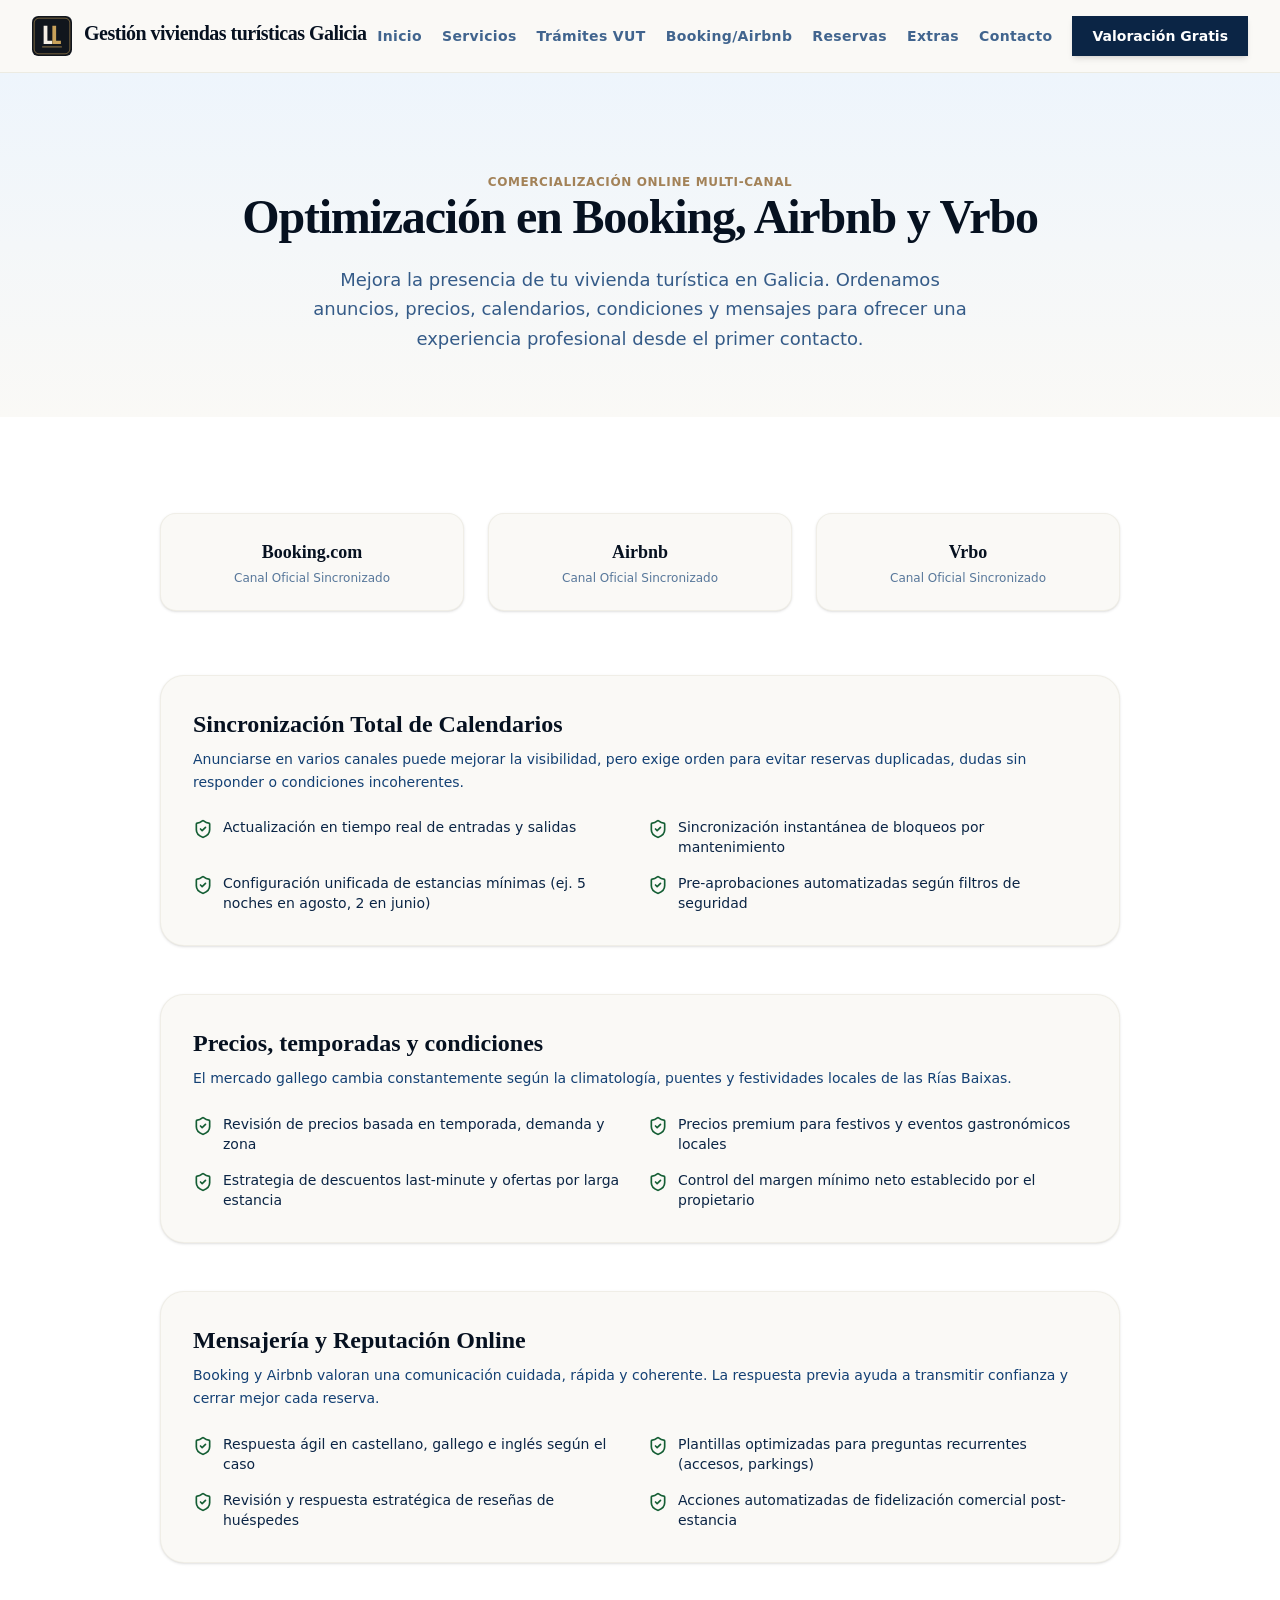
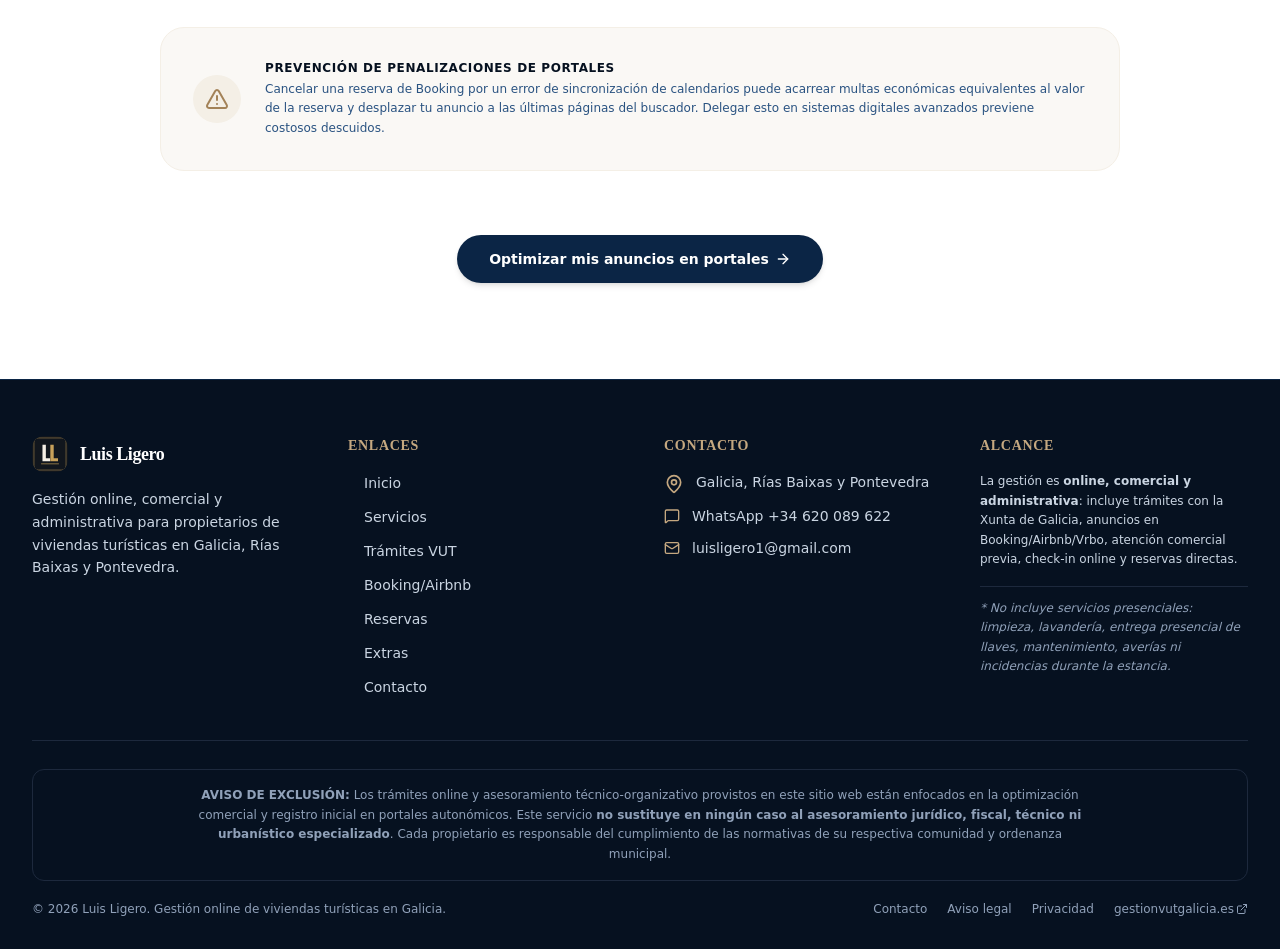
<file: gestion-booking-airbnb-vrbo.html>
<!DOCTYPE html><html lang="es" class="h-full antialiased"><head><meta charSet="utf-8"/><meta name="viewport" content="width=device-width, initial-scale=1"/><link rel="stylesheet" href="/_next/static/chunks/02nf581qanyjt.css" data-precedence="next"/><link rel="preload" as="script" fetchPriority="low" href="/_next/static/chunks/0lclmgfn-n7l1.js"/><script src="/_next/static/chunks/0pqt~8bl3ukh4.js" async=""></script><script src="/_next/static/chunks/10u3y4bw1ayzs.js" async=""></script><script src="/_next/static/chunks/0mmsd47xe~1uj.js" async=""></script><script src="/_next/static/chunks/turbopack-15btp665mj0ir.js" async=""></script><script src="/_next/static/chunks/0ime~6rqfk3uv.js" async=""></script><script src="/_next/static/chunks/0mgdau1s7dd.c.js" async=""></script><script src="/_next/static/chunks/0d3shmwh5_nmn.js" async=""></script><title>Gestión de Booking, Airbnb y Vrbo en Galicia | Gestión viviendas turísticas Galicia</title><meta name="description" content="Gestión online de Booking, Airbnb y Vrbo en Galicia: anuncios, calendarios, precios, condiciones, mensajes y seguimiento comercial."/><meta name="keywords" content="gestión viviendas turísticas Galicia,gestión VUT Galicia,alta VUT Galicia,trámites vivienda turística Galicia,gestión Airbnb Galicia,gestión Booking Galicia,reservas directas vivienda turística,check-in online vivienda turística,viviendas turísticas Rías Baixas,viviendas turísticas Pontevedra"/><meta name="robots" content="index, follow"/><link rel="canonical" href="https://gestionvutgalicia.es/gestion-booking-airbnb-vrbo"/><meta property="og:title" content="Gestión viviendas turísticas Galicia | Gestión Online de Viviendas Turísticas en Galicia"/><meta property="og:description" content="Gestión online de viviendas turísticas en Galicia: trámites VUT, plataformas, reservas directas, calendarios, precios y comunicación previa hasta la llegada."/><meta property="og:url" content="https://gestionvutgalicia.es"/><meta property="og:site_name" content="Gestión viviendas turísticas Galicia"/><meta property="og:locale" content="es_ES"/><meta property="og:type" content="website"/><meta name="twitter:card" content="summary_large_image"/><meta name="twitter:title" content="Gestión viviendas turísticas Galicia | Gestión de VUT en Galicia"/><meta name="twitter:description" content="Gestión online de Booking, Airbnb, Vrbo, trámites VUT y comunicación previa con huéspedes en Galicia."/><link rel="icon" href="/icon.svg?icon.0~c2et9mm5c.2.svg" sizes="any" type="image/svg+xml"/><script src="/_next/static/chunks/03~yq9q893hmn.js" noModule=""></script></head><body class="min-h-full flex flex-col font-sans bg-bone-50 text-atlantic-950"><div hidden=""><!--$--><!--/$--></div><script type="application/ld+json">{"@context":"https://schema.org","@graph":[{"@type":"ProfessionalService","@id":"https://gestionvutgalicia.es/#service","name":"Gestión viviendas turísticas Galicia","url":"https://gestionvutgalicia.es","logo":"https://gestionvutgalicia.es/icon.svg","image":"https://gestionvutgalicia.es/images/vivienda-turistica-galicia.png","description":"Gestión online, comercial y administrativa para propietarios de viviendas turísticas en Galicia, Rías Baixas y Pontevedra.","telephone":"+34 620 089 622","email":"luisligero1@gmail.com","address":{"@type":"PostalAddress","streetAddress":"Poio, Pontevedra, Galicia","addressLocality":"Poio","addressRegion":"Galicia","postalCode":"36995","addressCountry":"ES"},"geo":{"@type":"GeoCoordinates","latitude":"42.4310","longitude":"-8.6444"},"areaServed":[{"@type":"AdministrativeArea","name":"Galicia"},{"@type":"AdministrativeArea","name":"Rías Baixas"},{"@type":"AdministrativeArea","name":"Pontevedra"}],"openingHoursSpecification":{"@type":"OpeningHoursSpecification","dayOfWeek":["Monday","Tuesday","Wednesday","Thursday","Friday","Saturday","Sunday"],"opens":"00:00","closes":"23:59"}},{"@type":"Service","@id":"https://gestionvutgalicia.es/#management","name":"Gestión Online y Burocrática de Viviendas Turísticas","serviceType":"Holiday Rental Online Management","provider":{"@type":"LocalBusiness","name":"Gestión viviendas turísticas Galicia"},"areaServed":{"@type":"AdministrativeArea","name":"Galicia"},"description":"Gestión de trámites online, anuncios en Booking/Airbnb/Vrbo, calendarios, precios, reservas directas y comunicación previa con huéspedes."}]}</script><header class="sticky top-0 z-40 w-full border-b border-bone-200/80 bg-bone-50/95 backdrop-blur-xl"><div class="mx-auto max-w-[1500px] px-4 sm:px-6 lg:px-8"><div class="flex h-[72px] items-center justify-between gap-5"><div class="flex min-w-0 items-center"><a class="group flex min-w-0 items-center gap-3" href="/"><img alt="Luis Ligero" loading="lazy" width="40" height="40" decoding="async" data-nimg="1" class="h-10 w-10 shrink-0" style="color:transparent" src="/images/logo-ll.svg"/><span class="min-w-0 font-serif text-[15px] font-bold leading-tight tracking-tight text-atlantic-950 transition-colors group-hover:text-atlantic-700 sm:text-lg xl:text-xl"><span class="hidden max-w-[430px] truncate sm:inline-block">Gestión viviendas turísticas Galicia</span><span class="block max-w-[230px] truncate sm:hidden">Gestión viviendas turísticas</span></span></a></div><nav class="hidden xl:flex items-center gap-5 2xl:gap-7"><a class="relative whitespace-nowrap py-1 text-sm font-semibold tracking-wide transition-colors text-atlantic-700/80 hover:text-atlantic-950" href="/">Inicio</a><a class="relative whitespace-nowrap py-1 text-sm font-semibold tracking-wide transition-colors text-atlantic-700/80 hover:text-atlantic-950" href="/servicios">Servicios</a><a class="relative whitespace-nowrap py-1 text-sm font-semibold tracking-wide transition-colors text-atlantic-700/80 hover:text-atlantic-950" href="/tramites-vut-galicia">Trámites VUT</a><a class="relative whitespace-nowrap py-1 text-sm font-semibold tracking-wide transition-colors text-atlantic-900" href="/gestion-booking-airbnb-vrbo">Booking/Airbnb<span class="absolute bottom-0 left-0 right-0 h-0.5 bg-sand-500"></span></a><a class="relative whitespace-nowrap py-1 text-sm font-semibold tracking-wide transition-colors text-atlantic-700/80 hover:text-atlantic-950" href="/reservas-directas">Reservas</a><a class="relative whitespace-nowrap py-1 text-sm font-semibold tracking-wide transition-colors text-atlantic-700/80 hover:text-atlantic-950" href="/extras">Extras</a><a class="relative whitespace-nowrap py-1 text-sm font-semibold tracking-wide transition-colors text-atlantic-700/80 hover:text-atlantic-950" href="/contacto">Contacto</a></nav><div class="hidden shrink-0 xl:block"><a class="inline-flex items-center justify-center bg-atlantic-900 px-5 py-2.5 text-sm font-semibold text-white shadow-md transition hover:bg-atlantic-800 focus:outline-none focus:ring-2 focus:ring-atlantic-900 focus:ring-offset-2 2xl:px-6" href="/contacto">Valoración Gratis</a></div><div class="flex xl:hidden"><button type="button" class="inline-flex h-11 w-11 items-center justify-center border border-bone-200 bg-white text-atlantic-900 hover:bg-bone-100 focus:outline-none" aria-expanded="false"><span class="sr-only">Abrir menú principal</span><svg xmlns="http://www.w3.org/2000/svg" width="24" height="24" viewBox="0 0 24 24" fill="none" stroke="currentColor" stroke-width="2" stroke-linecap="round" stroke-linejoin="round" class="lucide lucide-menu h-6 w-6" aria-hidden="true"><path d="M4 5h16"></path><path d="M4 12h16"></path><path d="M4 19h16"></path></svg></button></div></div></div></header><main class="flex-grow"><div class="bg-bone-50"><section class="relative overflow-hidden pt-24 pb-16 bg-gradient-to-b from-atlantic-100 to-bone-50 text-center"><div class="mx-auto max-w-4xl px-4 sm:px-6 lg:px-8 space-y-6 relative z-10"><span class="text-xs uppercase font-bold tracking-wider text-sand-700 font-sans">Comercialización online multi-canal</span><h1 class="font-serif text-4xl sm:text-5xl font-bold tracking-tight text-atlantic-950">Optimización en Booking, Airbnb y Vrbo</h1><p class="text-base sm:text-lg text-atlantic-700/85 max-w-2xl mx-auto leading-relaxed">Mejora la presencia de tu vivienda turística en Galicia. Ordenamos anuncios, precios, calendarios, condiciones y mensajes para ofrecer una experiencia profesional desde el primer contacto.</p></div></section><section class="py-16 sm:py-24 bg-white"><div class="mx-auto max-w-5xl px-4 sm:px-6 lg:px-8 space-y-16"><div class="grid grid-cols-1 md:grid-cols-3 gap-6 text-center"><div class="bg-bone-50 border border-bone-200/60 p-6 rounded-2xl shadow-sm"><span class="font-serif text-lg font-bold text-atlantic-950">Booking.com</span><p class="text-xs text-atlantic-700/70 mt-1">Canal Oficial Sincronizado</p></div><div class="bg-bone-50 border border-bone-200/60 p-6 rounded-2xl shadow-sm"><span class="font-serif text-lg font-bold text-atlantic-950">Airbnb</span><p class="text-xs text-atlantic-700/70 mt-1">Canal Oficial Sincronizado</p></div><div class="bg-bone-50 border border-bone-200/60 p-6 rounded-2xl shadow-sm"><span class="font-serif text-lg font-bold text-atlantic-950">Vrbo</span><p class="text-xs text-atlantic-700/70 mt-1">Canal Oficial Sincronizado</p></div></div><div class="space-y-12"><div class="bg-bone-50 border border-bone-200/60 rounded-3xl p-8 space-y-6 shadow-sm"><div class="space-y-2"><h2 class="font-serif text-2xl font-bold text-atlantic-950">Sincronización Total de Calendarios</h2><p class="text-xs sm:text-sm text-atlantic-700 leading-relaxed font-sans">Anunciarse en varios canales puede mejorar la visibilidad, pero exige orden para evitar reservas duplicadas, dudas sin responder o condiciones incoherentes.</p></div><ul class="grid grid-cols-1 sm:grid-cols-2 gap-4 text-xs sm:text-sm text-atlantic-900 font-medium font-sans"><li class="flex items-start gap-2.5"><svg xmlns="http://www.w3.org/2000/svg" width="24" height="24" viewBox="0 0 24 24" fill="none" stroke="currentColor" stroke-width="2" stroke-linecap="round" stroke-linejoin="round" class="lucide lucide-shield-check h-5 w-5 text-forest-700 shrink-0 mt-0.5" aria-hidden="true"><path d="M20 13c0 5-3.5 7.5-7.66 8.95a1 1 0 0 1-.67-.01C7.5 20.5 4 18 4 13V6a1 1 0 0 1 1-1c2 0 4.5-1.2 6.24-2.72a1.17 1.17 0 0 1 1.52 0C14.51 3.81 17 5 19 5a1 1 0 0 1 1 1z"></path><path d="m9 12 2 2 4-4"></path></svg><span>Actualización en tiempo real de entradas y salidas</span></li><li class="flex items-start gap-2.5"><svg xmlns="http://www.w3.org/2000/svg" width="24" height="24" viewBox="0 0 24 24" fill="none" stroke="currentColor" stroke-width="2" stroke-linecap="round" stroke-linejoin="round" class="lucide lucide-shield-check h-5 w-5 text-forest-700 shrink-0 mt-0.5" aria-hidden="true"><path d="M20 13c0 5-3.5 7.5-7.66 8.95a1 1 0 0 1-.67-.01C7.5 20.5 4 18 4 13V6a1 1 0 0 1 1-1c2 0 4.5-1.2 6.24-2.72a1.17 1.17 0 0 1 1.52 0C14.51 3.81 17 5 19 5a1 1 0 0 1 1 1z"></path><path d="m9 12 2 2 4-4"></path></svg><span>Sincronización instantánea de bloqueos por mantenimiento</span></li><li class="flex items-start gap-2.5"><svg xmlns="http://www.w3.org/2000/svg" width="24" height="24" viewBox="0 0 24 24" fill="none" stroke="currentColor" stroke-width="2" stroke-linecap="round" stroke-linejoin="round" class="lucide lucide-shield-check h-5 w-5 text-forest-700 shrink-0 mt-0.5" aria-hidden="true"><path d="M20 13c0 5-3.5 7.5-7.66 8.95a1 1 0 0 1-.67-.01C7.5 20.5 4 18 4 13V6a1 1 0 0 1 1-1c2 0 4.5-1.2 6.24-2.72a1.17 1.17 0 0 1 1.52 0C14.51 3.81 17 5 19 5a1 1 0 0 1 1 1z"></path><path d="m9 12 2 2 4-4"></path></svg><span>Configuración unificada de estancias mínimas (ej. 5 noches en agosto, 2 en junio)</span></li><li class="flex items-start gap-2.5"><svg xmlns="http://www.w3.org/2000/svg" width="24" height="24" viewBox="0 0 24 24" fill="none" stroke="currentColor" stroke-width="2" stroke-linecap="round" stroke-linejoin="round" class="lucide lucide-shield-check h-5 w-5 text-forest-700 shrink-0 mt-0.5" aria-hidden="true"><path d="M20 13c0 5-3.5 7.5-7.66 8.95a1 1 0 0 1-.67-.01C7.5 20.5 4 18 4 13V6a1 1 0 0 1 1-1c2 0 4.5-1.2 6.24-2.72a1.17 1.17 0 0 1 1.52 0C14.51 3.81 17 5 19 5a1 1 0 0 1 1 1z"></path><path d="m9 12 2 2 4-4"></path></svg><span>Pre-aprobaciones automatizadas según filtros de seguridad</span></li></ul></div><div class="bg-bone-50 border border-bone-200/60 rounded-3xl p-8 space-y-6 shadow-sm"><div class="space-y-2"><h2 class="font-serif text-2xl font-bold text-atlantic-950">Precios, temporadas y condiciones</h2><p class="text-xs sm:text-sm text-atlantic-700 leading-relaxed font-sans">El mercado gallego cambia constantemente según la climatología, puentes y festividades locales de las Rías Baixas.</p></div><ul class="grid grid-cols-1 sm:grid-cols-2 gap-4 text-xs sm:text-sm text-atlantic-900 font-medium font-sans"><li class="flex items-start gap-2.5"><svg xmlns="http://www.w3.org/2000/svg" width="24" height="24" viewBox="0 0 24 24" fill="none" stroke="currentColor" stroke-width="2" stroke-linecap="round" stroke-linejoin="round" class="lucide lucide-shield-check h-5 w-5 text-forest-700 shrink-0 mt-0.5" aria-hidden="true"><path d="M20 13c0 5-3.5 7.5-7.66 8.95a1 1 0 0 1-.67-.01C7.5 20.5 4 18 4 13V6a1 1 0 0 1 1-1c2 0 4.5-1.2 6.24-2.72a1.17 1.17 0 0 1 1.52 0C14.51 3.81 17 5 19 5a1 1 0 0 1 1 1z"></path><path d="m9 12 2 2 4-4"></path></svg><span>Revisión de precios basada en temporada, demanda y zona</span></li><li class="flex items-start gap-2.5"><svg xmlns="http://www.w3.org/2000/svg" width="24" height="24" viewBox="0 0 24 24" fill="none" stroke="currentColor" stroke-width="2" stroke-linecap="round" stroke-linejoin="round" class="lucide lucide-shield-check h-5 w-5 text-forest-700 shrink-0 mt-0.5" aria-hidden="true"><path d="M20 13c0 5-3.5 7.5-7.66 8.95a1 1 0 0 1-.67-.01C7.5 20.5 4 18 4 13V6a1 1 0 0 1 1-1c2 0 4.5-1.2 6.24-2.72a1.17 1.17 0 0 1 1.52 0C14.51 3.81 17 5 19 5a1 1 0 0 1 1 1z"></path><path d="m9 12 2 2 4-4"></path></svg><span>Precios premium para festivos y eventos gastronómicos locales</span></li><li class="flex items-start gap-2.5"><svg xmlns="http://www.w3.org/2000/svg" width="24" height="24" viewBox="0 0 24 24" fill="none" stroke="currentColor" stroke-width="2" stroke-linecap="round" stroke-linejoin="round" class="lucide lucide-shield-check h-5 w-5 text-forest-700 shrink-0 mt-0.5" aria-hidden="true"><path d="M20 13c0 5-3.5 7.5-7.66 8.95a1 1 0 0 1-.67-.01C7.5 20.5 4 18 4 13V6a1 1 0 0 1 1-1c2 0 4.5-1.2 6.24-2.72a1.17 1.17 0 0 1 1.52 0C14.51 3.81 17 5 19 5a1 1 0 0 1 1 1z"></path><path d="m9 12 2 2 4-4"></path></svg><span>Estrategia de descuentos last-minute y ofertas por larga estancia</span></li><li class="flex items-start gap-2.5"><svg xmlns="http://www.w3.org/2000/svg" width="24" height="24" viewBox="0 0 24 24" fill="none" stroke="currentColor" stroke-width="2" stroke-linecap="round" stroke-linejoin="round" class="lucide lucide-shield-check h-5 w-5 text-forest-700 shrink-0 mt-0.5" aria-hidden="true"><path d="M20 13c0 5-3.5 7.5-7.66 8.95a1 1 0 0 1-.67-.01C7.5 20.5 4 18 4 13V6a1 1 0 0 1 1-1c2 0 4.5-1.2 6.24-2.72a1.17 1.17 0 0 1 1.52 0C14.51 3.81 17 5 19 5a1 1 0 0 1 1 1z"></path><path d="m9 12 2 2 4-4"></path></svg><span>Control del margen mínimo neto establecido por el propietario</span></li></ul></div><div class="bg-bone-50 border border-bone-200/60 rounded-3xl p-8 space-y-6 shadow-sm"><div class="space-y-2"><h2 class="font-serif text-2xl font-bold text-atlantic-950">Mensajería y Reputación Online</h2><p class="text-xs sm:text-sm text-atlantic-700 leading-relaxed font-sans">Booking y Airbnb valoran una comunicación cuidada, rápida y coherente. La respuesta previa ayuda a transmitir confianza y cerrar mejor cada reserva.</p></div><ul class="grid grid-cols-1 sm:grid-cols-2 gap-4 text-xs sm:text-sm text-atlantic-900 font-medium font-sans"><li class="flex items-start gap-2.5"><svg xmlns="http://www.w3.org/2000/svg" width="24" height="24" viewBox="0 0 24 24" fill="none" stroke="currentColor" stroke-width="2" stroke-linecap="round" stroke-linejoin="round" class="lucide lucide-shield-check h-5 w-5 text-forest-700 shrink-0 mt-0.5" aria-hidden="true"><path d="M20 13c0 5-3.5 7.5-7.66 8.95a1 1 0 0 1-.67-.01C7.5 20.5 4 18 4 13V6a1 1 0 0 1 1-1c2 0 4.5-1.2 6.24-2.72a1.17 1.17 0 0 1 1.52 0C14.51 3.81 17 5 19 5a1 1 0 0 1 1 1z"></path><path d="m9 12 2 2 4-4"></path></svg><span>Respuesta ágil en castellano, gallego e inglés según el caso</span></li><li class="flex items-start gap-2.5"><svg xmlns="http://www.w3.org/2000/svg" width="24" height="24" viewBox="0 0 24 24" fill="none" stroke="currentColor" stroke-width="2" stroke-linecap="round" stroke-linejoin="round" class="lucide lucide-shield-check h-5 w-5 text-forest-700 shrink-0 mt-0.5" aria-hidden="true"><path d="M20 13c0 5-3.5 7.5-7.66 8.95a1 1 0 0 1-.67-.01C7.5 20.5 4 18 4 13V6a1 1 0 0 1 1-1c2 0 4.5-1.2 6.24-2.72a1.17 1.17 0 0 1 1.52 0C14.51 3.81 17 5 19 5a1 1 0 0 1 1 1z"></path><path d="m9 12 2 2 4-4"></path></svg><span>Plantillas optimizadas para preguntas recurrentes (accesos, parkings)</span></li><li class="flex items-start gap-2.5"><svg xmlns="http://www.w3.org/2000/svg" width="24" height="24" viewBox="0 0 24 24" fill="none" stroke="currentColor" stroke-width="2" stroke-linecap="round" stroke-linejoin="round" class="lucide lucide-shield-check h-5 w-5 text-forest-700 shrink-0 mt-0.5" aria-hidden="true"><path d="M20 13c0 5-3.5 7.5-7.66 8.95a1 1 0 0 1-.67-.01C7.5 20.5 4 18 4 13V6a1 1 0 0 1 1-1c2 0 4.5-1.2 6.24-2.72a1.17 1.17 0 0 1 1.52 0C14.51 3.81 17 5 19 5a1 1 0 0 1 1 1z"></path><path d="m9 12 2 2 4-4"></path></svg><span>Revisión y respuesta estratégica de reseñas de huéspedes</span></li><li class="flex items-start gap-2.5"><svg xmlns="http://www.w3.org/2000/svg" width="24" height="24" viewBox="0 0 24 24" fill="none" stroke="currentColor" stroke-width="2" stroke-linecap="round" stroke-linejoin="round" class="lucide lucide-shield-check h-5 w-5 text-forest-700 shrink-0 mt-0.5" aria-hidden="true"><path d="M20 13c0 5-3.5 7.5-7.66 8.95a1 1 0 0 1-.67-.01C7.5 20.5 4 18 4 13V6a1 1 0 0 1 1-1c2 0 4.5-1.2 6.24-2.72a1.17 1.17 0 0 1 1.52 0C14.51 3.81 17 5 19 5a1 1 0 0 1 1 1z"></path><path d="m9 12 2 2 4-4"></path></svg><span>Acciones automatizadas de fidelización comercial post-estancia</span></li></ul></div></div><div class="bg-sand-50 border border-sand-100 rounded-3xl p-6 sm:p-8 flex flex-col sm:flex-row items-center gap-6"><div class="flex h-12 w-12 items-center justify-center rounded-full bg-sand-100 text-sand-700 shrink-0"><svg xmlns="http://www.w3.org/2000/svg" width="24" height="24" viewBox="0 0 24 24" fill="none" stroke="currentColor" stroke-width="2" stroke-linecap="round" stroke-linejoin="round" class="lucide lucide-triangle-alert h-6 w-6" aria-hidden="true"><path d="m21.73 18-8-14a2 2 0 0 0-3.48 0l-8 14A2 2 0 0 0 4 21h16a2 2 0 0 0 1.73-3"></path><path d="M12 9v4"></path><path d="M12 17h.01"></path></svg></div><div class="space-y-1"><h3 class="text-xs font-bold uppercase tracking-wider text-atlantic-950 font-sans">Prevención de Penalizaciones de Portales</h3><p class="text-xs text-atlantic-700/90 leading-relaxed font-sans">Cancelar una reserva de Booking por un error de sincronización de calendarios puede acarrear multas económicas equivalentes al valor de la reserva y desplazar tu anuncio a las últimas páginas del buscador. Delegar esto en sistemas digitales avanzados previene costosos descuidos.</p></div></div><div class="text-center"><a class="inline-flex items-center justify-center rounded-full bg-atlantic-900 px-8 py-3.5 text-sm font-semibold text-white shadow-md hover:bg-atlantic-800 transition-all hover:scale-102 gap-1.5 group" href="/contacto">Optimizar mis anuncios en portales<svg xmlns="http://www.w3.org/2000/svg" width="24" height="24" viewBox="0 0 24 24" fill="none" stroke="currentColor" stroke-width="2" stroke-linecap="round" stroke-linejoin="round" class="lucide lucide-arrow-right h-4 w-4 group-hover:translate-x-0.5 transition-transform" aria-hidden="true"><path d="M5 12h14"></path><path d="m12 5 7 7-7 7"></path></svg></a></div></div></section></div><!--$--><!--/$--></main><footer class="bg-atlantic-950 text-white border-t border-atlantic-900 pt-10 pb-6 sm:pt-14 sm:pb-8"><div class="mx-auto max-w-7xl px-4 sm:px-6 lg:px-8"><div class="grid grid-cols-1 gap-7 md:grid-cols-2 lg:grid-cols-4 lg:gap-12 mb-7 sm:mb-10"><div class="md:col-span-1 space-y-4"><a class="flex items-center gap-3" href="/"><img alt="Luis Ligero" loading="lazy" width="36" height="36" decoding="async" data-nimg="1" class="h-9 w-9 rounded-xl" style="color:transparent" src="/images/logo-ll.svg"/><span class="font-serif text-lg font-bold tracking-tight text-white leading-tight">Luis Ligero</span></a><p class="text-sm text-slate-300 font-sans leading-relaxed">Gestión online, comercial y administrativa para propietarios de viviendas turísticas en Galicia, Rías Baixas y Pontevedra.</p></div><div class="hidden space-y-4 md:block"><h3 class="font-serif font-semibold text-sand-500 text-sm uppercase tracking-wider">Enlaces</h3><ul class="space-y-2.5"><li><a class="text-sm text-slate-300 hover:text-white transition-colors inline-flex items-center gap-1 group" href="/"><svg xmlns="http://www.w3.org/2000/svg" width="24" height="24" viewBox="0 0 24 24" fill="none" stroke="currentColor" stroke-width="2" stroke-linecap="round" stroke-linejoin="round" class="lucide lucide-arrow-right h-3 w-3 opacity-0 group-hover:opacity-100 -translate-x-1 group-hover:translate-x-0 transition-all text-sand-500" aria-hidden="true"><path d="M5 12h14"></path><path d="m12 5 7 7-7 7"></path></svg><span>Inicio</span></a></li><li><a class="text-sm text-slate-300 hover:text-white transition-colors inline-flex items-center gap-1 group" href="/servicios"><svg xmlns="http://www.w3.org/2000/svg" width="24" height="24" viewBox="0 0 24 24" fill="none" stroke="currentColor" stroke-width="2" stroke-linecap="round" stroke-linejoin="round" class="lucide lucide-arrow-right h-3 w-3 opacity-0 group-hover:opacity-100 -translate-x-1 group-hover:translate-x-0 transition-all text-sand-500" aria-hidden="true"><path d="M5 12h14"></path><path d="m12 5 7 7-7 7"></path></svg><span>Servicios</span></a></li><li><a class="text-sm text-slate-300 hover:text-white transition-colors inline-flex items-center gap-1 group" href="/tramites-vut-galicia"><svg xmlns="http://www.w3.org/2000/svg" width="24" height="24" viewBox="0 0 24 24" fill="none" stroke="currentColor" stroke-width="2" stroke-linecap="round" stroke-linejoin="round" class="lucide lucide-arrow-right h-3 w-3 opacity-0 group-hover:opacity-100 -translate-x-1 group-hover:translate-x-0 transition-all text-sand-500" aria-hidden="true"><path d="M5 12h14"></path><path d="m12 5 7 7-7 7"></path></svg><span>Trámites VUT</span></a></li><li><a class="text-sm text-slate-300 hover:text-white transition-colors inline-flex items-center gap-1 group" href="/gestion-booking-airbnb-vrbo"><svg xmlns="http://www.w3.org/2000/svg" width="24" height="24" viewBox="0 0 24 24" fill="none" stroke="currentColor" stroke-width="2" stroke-linecap="round" stroke-linejoin="round" class="lucide lucide-arrow-right h-3 w-3 opacity-0 group-hover:opacity-100 -translate-x-1 group-hover:translate-x-0 transition-all text-sand-500" aria-hidden="true"><path d="M5 12h14"></path><path d="m12 5 7 7-7 7"></path></svg><span>Booking/Airbnb</span></a></li><li><a class="text-sm text-slate-300 hover:text-white transition-colors inline-flex items-center gap-1 group" href="/reservas-directas"><svg xmlns="http://www.w3.org/2000/svg" width="24" height="24" viewBox="0 0 24 24" fill="none" stroke="currentColor" stroke-width="2" stroke-linecap="round" stroke-linejoin="round" class="lucide lucide-arrow-right h-3 w-3 opacity-0 group-hover:opacity-100 -translate-x-1 group-hover:translate-x-0 transition-all text-sand-500" aria-hidden="true"><path d="M5 12h14"></path><path d="m12 5 7 7-7 7"></path></svg><span>Reservas</span></a></li><li><a class="text-sm text-slate-300 hover:text-white transition-colors inline-flex items-center gap-1 group" href="/extras"><svg xmlns="http://www.w3.org/2000/svg" width="24" height="24" viewBox="0 0 24 24" fill="none" stroke="currentColor" stroke-width="2" stroke-linecap="round" stroke-linejoin="round" class="lucide lucide-arrow-right h-3 w-3 opacity-0 group-hover:opacity-100 -translate-x-1 group-hover:translate-x-0 transition-all text-sand-500" aria-hidden="true"><path d="M5 12h14"></path><path d="m12 5 7 7-7 7"></path></svg><span>Extras</span></a></li><li><a class="text-sm text-slate-300 hover:text-white transition-colors inline-flex items-center gap-1 group" href="/contacto"><svg xmlns="http://www.w3.org/2000/svg" width="24" height="24" viewBox="0 0 24 24" fill="none" stroke="currentColor" stroke-width="2" stroke-linecap="round" stroke-linejoin="round" class="lucide lucide-arrow-right h-3 w-3 opacity-0 group-hover:opacity-100 -translate-x-1 group-hover:translate-x-0 transition-all text-sand-500" aria-hidden="true"><path d="M5 12h14"></path><path d="m12 5 7 7-7 7"></path></svg><span>Contacto</span></a></li></ul></div><div class="space-y-4"><h3 class="font-serif font-semibold text-sand-500 text-sm uppercase tracking-wider">Contacto</h3><ul class="space-y-3 text-sm text-slate-300"><li class="flex items-start gap-3"><svg xmlns="http://www.w3.org/2000/svg" width="24" height="24" viewBox="0 0 24 24" fill="none" stroke="currentColor" stroke-width="2" stroke-linecap="round" stroke-linejoin="round" class="lucide lucide-map-pin h-5 w-5 text-sand-500 shrink-0 mt-0.5" aria-hidden="true"><path d="M20 10c0 4.993-5.539 10.193-7.399 11.799a1 1 0 0 1-1.202 0C9.539 20.193 4 14.993 4 10a8 8 0 0 1 16 0"></path><circle cx="12" cy="10" r="3"></circle></svg><span>Galicia, Rías Baixas y Pontevedra</span></li><li class="flex items-center gap-3"><svg xmlns="http://www.w3.org/2000/svg" width="24" height="24" viewBox="0 0 24 24" fill="none" stroke="currentColor" stroke-width="2" stroke-linecap="round" stroke-linejoin="round" class="lucide lucide-message-square h-4 w-4 text-sand-500 shrink-0" aria-hidden="true"><path d="M22 17a2 2 0 0 1-2 2H6.828a2 2 0 0 0-1.414.586l-2.202 2.202A.71.71 0 0 1 2 21.286V5a2 2 0 0 1 2-2h16a2 2 0 0 1 2 2z"></path></svg><a href="https://wa.me/34620089622" target="_blank" rel="noopener noreferrer" class="hover:text-white transition-colors">WhatsApp <!-- -->+34 620 089 622</a></li><li class="flex items-center gap-3"><svg xmlns="http://www.w3.org/2000/svg" width="24" height="24" viewBox="0 0 24 24" fill="none" stroke="currentColor" stroke-width="2" stroke-linecap="round" stroke-linejoin="round" class="lucide lucide-mail h-4 w-4 text-sand-500 shrink-0" aria-hidden="true"><path d="m22 7-8.991 5.727a2 2 0 0 1-2.009 0L2 7"></path><rect x="2" y="4" width="20" height="16" rx="2"></rect></svg><a href="mailto:luisligero1@gmail.com" class="hover:text-white transition-colors">luisligero1@gmail.com</a></li></ul></div><div class="space-y-3 sm:space-y-4"><h3 class="font-serif font-semibold text-sand-500 text-sm uppercase tracking-wider">Alcance</h3><p class="text-xs text-slate-300 leading-relaxed">La gestión es <strong>online, comercial y administrativa</strong>: incluye trámites con la Xunta de Galicia, anuncios en Booking/Airbnb/Vrbo, atención comercial previa, check-in online y reservas directas.</p><p class="text-xs text-slate-400 leading-relaxed italic border-t border-slate-800 pt-3">* No incluye servicios presenciales: limpieza, lavandería, entrega presencial de llaves, mantenimiento, averías ni incidencias durante la estancia.</p></div></div><div class="border-t border-slate-800 pt-5 mt-6 space-y-5 sm:pt-7 sm:mt-8"><div class="hidden bg-atlantic-950 p-4 rounded-xl border border-slate-800 text-center sm:block"><p class="text-xs text-slate-400 max-w-4xl mx-auto leading-relaxed"><strong>AVISO DE EXCLUSIÓN:</strong> Los trámites online y asesoramiento técnico-organizativo provistos en este sitio web están enfocados en la optimización comercial y registro inicial en portales autonómicos. Este servicio <strong>no sustituye en ningún caso al asesoramiento jurídico, fiscal, técnico ni urbanístico especializado</strong>. Cada propietario es responsable del cumplimiento de las normativas de su respectiva comunidad y ordenanza municipal.</p></div><p class="text-[11px] leading-relaxed text-slate-500 sm:hidden">Servicio online y comercial. No sustituye asesoramiento jurídico, fiscal, técnico ni urbanístico especializado.</p><div class="flex flex-col items-start justify-between gap-4 text-xs text-slate-400 sm:items-center lg:flex-row"><p>© <!-- -->2026<!-- --> Luis Ligero. Gestión online de viviendas turísticas en Galicia.</p><div class="flex flex-wrap items-center justify-center gap-x-5 gap-y-2"><a class="hover:text-white transition-colors" href="/contacto">Contacto</a><a class="hover:text-white transition-colors" href="/aviso-legal">Aviso legal</a><a class="hover:text-white transition-colors" href="/privacidad">Privacidad</a><a href="https://gestionvutgalicia.es" class="hover:text-white transition-colors inline-flex items-center gap-0.5"><span>gestionvutgalicia.es</span><svg xmlns="http://www.w3.org/2000/svg" width="24" height="24" viewBox="0 0 24 24" fill="none" stroke="currentColor" stroke-width="2" stroke-linecap="round" stroke-linejoin="round" class="lucide lucide-external-link h-3 w-3" aria-hidden="true"><path d="M15 3h6v6"></path><path d="M10 14 21 3"></path><path d="M18 13v6a2 2 0 0 1-2 2H5a2 2 0 0 1-2-2V8a2 2 0 0 1 2-2h6"></path></svg></a></div></div></div></div></footer><div class="fixed bottom-6 right-6 z-50 pointer-events-auto" style="opacity:0;transform:scale(0)"><a href="https://wa.me/34620089622?text=Hola!%20Me%20pongo%20en%20contacto%20a%20trav%C3%A9s%20de%20la%20web%20para%20solicitar%20informaci%C3%B3n%20sobre%20la%20gesti%C3%B3n%20online%20de%20mi%20vivienda%20tur%C3%ADstica%20en%20Galicia." target="_blank" rel="noopener noreferrer" aria-label="Hablar por WhatsApp" class="group relative flex items-center justify-center h-14 w-14 rounded-full bg-emerald-600 text-white shadow-lg hover:bg-emerald-500 transition-colors duration-300 focus:outline-none focus:ring-2 focus:ring-emerald-600 focus:ring-offset-2"><span class="absolute -inset-0.5 rounded-full bg-emerald-600 opacity-40 group-hover:scale-125 animate-ping duration-1000 -z-10"></span><svg xmlns="http://www.w3.org/2000/svg" width="24" height="24" viewBox="0 0 24 24" fill="none" stroke="currentColor" stroke-width="2" stroke-linecap="round" stroke-linejoin="round" class="lucide lucide-message-circle h-7 w-7 fill-white" aria-hidden="true"><path d="M2.992 16.342a2 2 0 0 1 .094 1.167l-1.065 3.29a1 1 0 0 0 1.236 1.168l3.413-.998a2 2 0 0 1 1.099.092 10 10 0 1 0-4.777-4.719"></path></svg><span class="absolute right-16 top-1/2 -translate-y-1/2 scale-0 group-hover:scale-100 bg-atlantic-900 text-white text-xs font-semibold px-3 py-1.5 rounded-lg shadow-md whitespace-nowrap origin-right transition-all duration-200">¿Hablamos por WhatsApp?</span></a></div><script src="/_next/static/chunks/0lclmgfn-n7l1.js" id="_R_" async=""></script><script>(self.__next_f=self.__next_f||[]).push([0])</script><script>self.__next_f.push([1,"1:\"$Sreact.fragment\"\n3:I[36852,[\"/_next/static/chunks/0ime~6rqfk3uv.js\",\"/_next/static/chunks/0mgdau1s7dd.c.js\",\"/_next/static/chunks/0d3shmwh5_nmn.js\"],\"default\"]\n4:I[39756,[\"/_next/static/chunks/0ime~6rqfk3uv.js\",\"/_next/static/chunks/0mgdau1s7dd.c.js\",\"/_next/static/chunks/0d3shmwh5_nmn.js\"],\"default\"]\n5:I[37457,[\"/_next/static/chunks/0ime~6rqfk3uv.js\",\"/_next/static/chunks/0mgdau1s7dd.c.js\",\"/_next/static/chunks/0d3shmwh5_nmn.js\"],\"default\"]\nc:I[68027,[\"/_next/static/chunks/0ime~6rqfk3uv.js\",\"/_next/static/chunks/0mgdau1s7dd.c.js\",\"/_next/static/chunks/0d3shmwh5_nmn.js\"],\"default\",1]\n:HL[\"/_next/static/chunks/02nf581qanyjt.css\",\"style\"]\n2:T657,"])</script><script>self.__next_f.push([1,"{\"@context\":\"https://schema.org\",\"@graph\":[{\"@type\":\"ProfessionalService\",\"@id\":\"https://gestionvutgalicia.es/#service\",\"name\":\"Gestión viviendas turísticas Galicia\",\"url\":\"https://gestionvutgalicia.es\",\"logo\":\"https://gestionvutgalicia.es/icon.svg\",\"image\":\"https://gestionvutgalicia.es/images/vivienda-turistica-galicia.png\",\"description\":\"Gestión online, comercial y administrativa para propietarios de viviendas turísticas en Galicia, Rías Baixas y Pontevedra.\",\"telephone\":\"+34 620 089 622\",\"email\":\"luisligero1@gmail.com\",\"address\":{\"@type\":\"PostalAddress\",\"streetAddress\":\"Poio, Pontevedra, Galicia\",\"addressLocality\":\"Poio\",\"addressRegion\":\"Galicia\",\"postalCode\":\"36995\",\"addressCountry\":\"ES\"},\"geo\":{\"@type\":\"GeoCoordinates\",\"latitude\":\"42.4310\",\"longitude\":\"-8.6444\"},\"areaServed\":[{\"@type\":\"AdministrativeArea\",\"name\":\"Galicia\"},{\"@type\":\"AdministrativeArea\",\"name\":\"Rías Baixas\"},{\"@type\":\"AdministrativeArea\",\"name\":\"Pontevedra\"}],\"openingHoursSpecification\":{\"@type\":\"OpeningHoursSpecification\",\"dayOfWeek\":[\"Monday\",\"Tuesday\",\"Wednesday\",\"Thursday\",\"Friday\",\"Saturday\",\"Sunday\"],\"opens\":\"00:00\",\"closes\":\"23:59\"}},{\"@type\":\"Service\",\"@id\":\"https://gestionvutgalicia.es/#management\",\"name\":\"Gestión Online y Burocrática de Viviendas Turísticas\",\"serviceType\":\"Holiday Rental Online Management\",\"provider\":{\"@type\":\"LocalBusiness\",\"name\":\"Gestión viviendas turísticas Galicia\"},\"areaServed\":{\"@type\":\"AdministrativeArea\",\"name\":\"Galicia\"},\"description\":\"Gestión de trámites online, anuncios en Booking/Airbnb/Vrbo, calendarios, precios, reservas directas y comunicación previa con huéspedes.\"}]}"])</script><script>self.__next_f.push([1,"0:{\"P\":null,\"c\":[\"\",\"gestion-booking-airbnb-vrbo\"],\"q\":\"\",\"i\":false,\"f\":[[[\"\",{\"children\":[\"gestion-booking-airbnb-vrbo\",{\"children\":[\"__PAGE__\",{}]}]},\"$undefined\",\"$undefined\",16],[[\"$\",\"$1\",\"c\",{\"children\":[[[\"$\",\"link\",\"0\",{\"rel\":\"stylesheet\",\"href\":\"/_next/static/chunks/02nf581qanyjt.css\",\"precedence\":\"next\",\"crossOrigin\":\"$undefined\",\"nonce\":\"$undefined\"}],[\"$\",\"script\",\"script-0\",{\"src\":\"/_next/static/chunks/0ime~6rqfk3uv.js\",\"async\":true,\"nonce\":\"$undefined\"}],[\"$\",\"script\",\"script-1\",{\"src\":\"/_next/static/chunks/0mgdau1s7dd.c.js\",\"async\":true,\"nonce\":\"$undefined\"}],[\"$\",\"script\",\"script-2\",{\"src\":\"/_next/static/chunks/0d3shmwh5_nmn.js\",\"async\":true,\"nonce\":\"$undefined\"}]],[\"$\",\"html\",null,{\"lang\":\"es\",\"className\":\"h-full antialiased\",\"children\":[\"$\",\"body\",null,{\"className\":\"min-h-full flex flex-col font-sans bg-bone-50 text-atlantic-950\",\"children\":[[\"$\",\"script\",null,{\"type\":\"application/ld+json\",\"dangerouslySetInnerHTML\":{\"__html\":\"$2\"}}],[\"$\",\"$L3\",null,{}],[\"$\",\"main\",null,{\"className\":\"flex-grow\",\"children\":[\"$\",\"$L4\",null,{\"parallelRouterKey\":\"children\",\"error\":\"$undefined\",\"errorStyles\":\"$undefined\",\"errorScripts\":\"$undefined\",\"template\":[\"$\",\"$L5\",null,{}],\"templateStyles\":\"$undefined\",\"templateScripts\":\"$undefined\",\"notFound\":[[[\"$\",\"title\",null,{\"children\":\"404: This page could not be found.\"}],[\"$\",\"div\",null,{\"style\":{\"fontFamily\":\"system-ui,\\\"Segoe UI\\\",Roboto,Helvetica,Arial,sans-serif,\\\"Apple Color Emoji\\\",\\\"Segoe UI Emoji\\\"\",\"height\":\"100vh\",\"textAlign\":\"center\",\"display\":\"flex\",\"flexDirection\":\"column\",\"alignItems\":\"center\",\"justifyContent\":\"center\"},\"children\":[\"$\",\"div\",null,{\"children\":[[\"$\",\"style\",null,{\"dangerouslySetInnerHTML\":{\"__html\":\"body{color:#000;background:#fff;margin:0}.next-error-h1{border-right:1px solid rgba(0,0,0,.3)}@media (prefers-color-scheme:dark){body{color:#fff;background:#000}.next-error-h1{border-right:1px solid rgba(255,255,255,.3)}}\"}}],[\"$\",\"h1\",null,{\"className\":\"next-error-h1\",\"style\":{\"display\":\"inline-block\",\"margin\":\"0 20px 0 0\",\"padding\":\"0 23px 0 0\",\"fontSize\":24,\"fontWeight\":500,\"verticalAlign\":\"top\",\"lineHeight\":\"49px\"},\"children\":404}],[\"$\",\"div\",null,{\"style\":{\"display\":\"inline-block\"},\"children\":[\"$\",\"h2\",null,{\"style\":{\"fontSize\":14,\"fontWeight\":400,\"lineHeight\":\"49px\",\"margin\":0},\"children\":\"This page could not be found.\"}]}]]}]}]],[]],\"forbidden\":\"$undefined\",\"unauthorized\":\"$undefined\"}]}],\"$L6\",\"$L7\"]}]}]]}],{\"children\":[\"$L8\",{\"children\":[\"$L9\",{},null,false,null]},null,false,\"$@a\"]},null,false,null],\"$Lb\",false]],\"m\":\"$undefined\",\"G\":[\"$c\",[\"$Ld\"]],\"S\":true,\"h\":null,\"s\":\"$undefined\",\"l\":\"$undefined\",\"p\":\"$undefined\",\"d\":\"$undefined\",\"b\":\"7HqTK1mJ3YsoaxEiVyxfX\"}\n"])</script><script>self.__next_f.push([1,"e:I[22016,[\"/_next/static/chunks/0ime~6rqfk3uv.js\",\"/_next/static/chunks/0mgdau1s7dd.c.js\",\"/_next/static/chunks/0d3shmwh5_nmn.js\"],\"\"]\nf:I[85437,[\"/_next/static/chunks/0ime~6rqfk3uv.js\",\"/_next/static/chunks/0mgdau1s7dd.c.js\",\"/_next/static/chunks/0d3shmwh5_nmn.js\"],\"Image\"]\n10:I[5014,[\"/_next/static/chunks/0ime~6rqfk3uv.js\",\"/_next/static/chunks/0mgdau1s7dd.c.js\",\"/_next/static/chunks/0d3shmwh5_nmn.js\"],\"default\"]\n16:I[26111,[\"/_next/static/chunks/0ime~6rqfk3uv.js\",\"/_next/static/chunks/0mgdau1s7dd.c.js\",\"/_next/static/chunks/0d3shmwh5_nmn.js\"],\"default\"]\n1e:I[97367,[\"/_next/static/chunks/0ime~6rqfk3uv.js\",\"/_next/static/chunks/0mgdau1s7dd.c.js\",\"/_next/static/chunks/0d3shmwh5_nmn.js\"],\"ViewportBoundary\"]\n20:I[97367,[\"/_next/static/chunks/0ime~6rqfk3uv.js\",\"/_next/static/chunks/0mgdau1s7dd.c.js\",\"/_next/static/chunks/0d3shmwh5_nmn.js\"],\"MetadataBoundary\"]\n21:\"$Sreact.suspense\"\n"])</script><script>self.__next_f.push([1,"6:[\"$\",\"footer\",null,{\"className\":\"bg-atlantic-950 text-white border-t border-atlantic-900 pt-10 pb-6 sm:pt-14 sm:pb-8\",\"children\":[\"$\",\"div\",null,{\"className\":\"mx-auto max-w-7xl px-4 sm:px-6 lg:px-8\",\"children\":[[\"$\",\"div\",null,{\"className\":\"grid grid-cols-1 gap-7 md:grid-cols-2 lg:grid-cols-4 lg:gap-12 mb-7 sm:mb-10\",\"children\":[[\"$\",\"div\",null,{\"className\":\"md:col-span-1 space-y-4\",\"children\":[[\"$\",\"$Le\",null,{\"href\":\"/\",\"className\":\"flex items-center gap-3\",\"children\":[[\"$\",\"$Lf\",null,{\"src\":\"/images/logo-ll.svg\",\"alt\":\"Luis Ligero\",\"width\":36,\"height\":36,\"className\":\"h-9 w-9 rounded-xl\"}],[\"$\",\"span\",null,{\"className\":\"font-serif text-lg font-bold tracking-tight text-white leading-tight\",\"children\":\"Luis Ligero\"}]]}],[\"$\",\"p\",null,{\"className\":\"text-sm text-slate-300 font-sans leading-relaxed\",\"children\":\"Gestión online, comercial y administrativa para propietarios de viviendas turísticas en Galicia, Rías Baixas y Pontevedra.\"}]]}],[\"$\",\"div\",null,{\"className\":\"hidden space-y-4 md:block\",\"children\":[[\"$\",\"h3\",null,{\"className\":\"font-serif font-semibold text-sand-500 text-sm uppercase tracking-wider\",\"children\":\"Enlaces\"}],[\"$\",\"ul\",null,{\"className\":\"space-y-2.5\",\"children\":[[\"$\",\"li\",\"/\",{\"children\":[\"$\",\"$Le\",null,{\"href\":\"/\",\"className\":\"text-sm text-slate-300 hover:text-white transition-colors inline-flex items-center gap-1 group\",\"children\":[[\"$\",\"$L10\",null,{\"ref\":\"$undefined\",\"iconNode\":[[\"path\",{\"d\":\"M5 12h14\",\"key\":\"1ays0h\"}],[\"path\",{\"d\":\"m12 5 7 7-7 7\",\"key\":\"xquz4c\"}]],\"className\":\"lucide-arrow-right h-3 w-3 opacity-0 group-hover:opacity-100 -translate-x-1 group-hover:translate-x-0 transition-all text-sand-500\"}],[\"$\",\"span\",null,{\"children\":\"Inicio\"}]]}]}],[\"$\",\"li\",\"/servicios\",{\"children\":[\"$\",\"$Le\",null,{\"href\":\"/servicios\",\"className\":\"text-sm text-slate-300 hover:text-white transition-colors inline-flex items-center gap-1 group\",\"children\":[[\"$\",\"$L10\",null,{\"ref\":\"$undefined\",\"iconNode\":\"$6:props:children:props:children:0:props:children:1:props:children:1:props:children:0:props:children:props:children:0:props:iconNode\",\"className\":\"lucide-arrow-right h-3 w-3 opacity-0 group-hover:opacity-100 -translate-x-1 group-hover:translate-x-0 transition-all text-sand-500\"}],[\"$\",\"span\",null,{\"children\":\"Servicios\"}]]}]}],[\"$\",\"li\",\"/tramites-vut-galicia\",{\"children\":[\"$\",\"$Le\",null,{\"href\":\"/tramites-vut-galicia\",\"className\":\"text-sm text-slate-300 hover:text-white transition-colors inline-flex items-center gap-1 group\",\"children\":[[\"$\",\"$L10\",null,{\"ref\":\"$undefined\",\"iconNode\":\"$6:props:children:props:children:0:props:children:1:props:children:1:props:children:0:props:children:props:children:0:props:iconNode\",\"className\":\"lucide-arrow-right h-3 w-3 opacity-0 group-hover:opacity-100 -translate-x-1 group-hover:translate-x-0 transition-all text-sand-500\"}],[\"$\",\"span\",null,{\"children\":\"Trámites VUT\"}]]}]}],[\"$\",\"li\",\"/gestion-booking-airbnb-vrbo\",{\"children\":[\"$\",\"$Le\",null,{\"href\":\"/gestion-booking-airbnb-vrbo\",\"className\":\"text-sm text-slate-300 hover:text-white transition-colors inline-flex items-center gap-1 group\",\"children\":[[\"$\",\"$L10\",null,{\"ref\":\"$undefined\",\"iconNode\":\"$6:props:children:props:children:0:props:children:1:props:children:1:props:children:0:props:children:props:children:0:props:iconNode\",\"className\":\"lucide-arrow-right h-3 w-3 opacity-0 group-hover:opacity-100 -translate-x-1 group-hover:translate-x-0 transition-all text-sand-500\"}],[\"$\",\"span\",null,{\"children\":\"Booking/Airbnb\"}]]}]}],[\"$\",\"li\",\"/reservas-directas\",{\"children\":[\"$\",\"$Le\",null,{\"href\":\"/reservas-directas\",\"className\":\"text-sm text-slate-300 hover:text-white transition-colors inline-flex items-center gap-1 group\",\"children\":[[\"$\",\"$L10\",null,{\"ref\":\"$undefined\",\"iconNode\":\"$6:props:children:props:children:0:props:children:1:props:children:1:props:children:0:props:children:props:children:0:props:iconNode\",\"className\":\"lucide-arrow-right h-3 w-3 opacity-0 group-hover:opacity-100 -translate-x-1 group-hover:translate-x-0 transition-all text-sand-500\"}],[\"$\",\"span\",null,{\"children\":\"Reservas\"}]]}]}],[\"$\",\"li\",\"/extras\",{\"children\":[\"$\",\"$Le\",null,{\"href\":\"/extras\",\"className\":\"text-sm text-slate-300 hover:text-white transition-colors inline-flex items-center gap-1 group\",\"children\":[[\"$\",\"$L10\",null,{\"ref\":\"$undefined\",\"iconNode\":\"$6:props:children:props:children:0:props:children:1:props:children:1:props:children:0:props:children:props:children:0:props:iconNode\",\"className\":\"lucide-arrow-right h-3 w-3 opacity-0 group-hover:opacity-100 -translate-x-1 group-hover:translate-x-0 transition-all text-sand-500\"}],[\"$\",\"span\",null,{\"children\":\"Extras\"}]]}]}],[\"$\",\"li\",\"/contacto\",{\"children\":[\"$\",\"$Le\",null,{\"href\":\"/contacto\",\"className\":\"text-sm text-slate-300 hover:text-white transition-colors inline-flex items-center gap-1 group\",\"children\":[\"$L11\",\"$L12\"]}]}]]}]]}],\"$L13\",\"$L14\"]}],\"$L15\"]}]}]\n"])</script><script>self.__next_f.push([1,"7:[\"$\",\"$L16\",null,{}]\n8:[\"$\",\"$1\",\"c\",{\"children\":[null,[\"$\",\"$L4\",null,{\"parallelRouterKey\":\"children\",\"error\":\"$undefined\",\"errorStyles\":\"$undefined\",\"errorScripts\":\"$undefined\",\"template\":[\"$\",\"$L5\",null,{}],\"templateStyles\":\"$undefined\",\"templateScripts\":\"$undefined\",\"notFound\":\"$undefined\",\"forbidden\":\"$undefined\",\"unauthorized\":\"$undefined\"}]]}]\n"])</script><script>self.__next_f.push([1,"9:[\"$\",\"$1\",\"c\",{\"children\":[[\"$\",\"div\",null,{\"className\":\"bg-bone-50\",\"children\":[[\"$\",\"section\",null,{\"className\":\"relative overflow-hidden pt-24 pb-16 bg-gradient-to-b from-atlantic-100 to-bone-50 text-center\",\"children\":[\"$\",\"div\",null,{\"className\":\"mx-auto max-w-4xl px-4 sm:px-6 lg:px-8 space-y-6 relative z-10\",\"children\":[[\"$\",\"span\",null,{\"className\":\"text-xs uppercase font-bold tracking-wider text-sand-700 font-sans\",\"children\":\"Comercialización online multi-canal\"}],[\"$\",\"h1\",null,{\"className\":\"font-serif text-4xl sm:text-5xl font-bold tracking-tight text-atlantic-950\",\"children\":\"Optimización en Booking, Airbnb y Vrbo\"}],[\"$\",\"p\",null,{\"className\":\"text-base sm:text-lg text-atlantic-700/85 max-w-2xl mx-auto leading-relaxed\",\"children\":\"Mejora la presencia de tu vivienda turística en Galicia. Ordenamos anuncios, precios, calendarios, condiciones y mensajes para ofrecer una experiencia profesional desde el primer contacto.\"}]]}]}],[\"$\",\"section\",null,{\"className\":\"py-16 sm:py-24 bg-white\",\"children\":[\"$\",\"div\",null,{\"className\":\"mx-auto max-w-5xl px-4 sm:px-6 lg:px-8 space-y-16\",\"children\":[[\"$\",\"div\",null,{\"className\":\"grid grid-cols-1 md:grid-cols-3 gap-6 text-center\",\"children\":[[\"$\",\"div\",\"0\",{\"className\":\"bg-bone-50 border border-bone-200/60 p-6 rounded-2xl shadow-sm\",\"children\":[[\"$\",\"span\",null,{\"className\":\"font-serif text-lg font-bold text-atlantic-950\",\"children\":\"Booking.com\"}],[\"$\",\"p\",null,{\"className\":\"text-xs text-atlantic-700/70 mt-1\",\"children\":\"Canal Oficial Sincronizado\"}]]}],[\"$\",\"div\",\"1\",{\"className\":\"bg-bone-50 border border-bone-200/60 p-6 rounded-2xl shadow-sm\",\"children\":[[\"$\",\"span\",null,{\"className\":\"font-serif text-lg font-bold text-atlantic-950\",\"children\":\"Airbnb\"}],[\"$\",\"p\",null,{\"className\":\"text-xs text-atlantic-700/70 mt-1\",\"children\":\"Canal Oficial Sincronizado\"}]]}],[\"$\",\"div\",\"2\",{\"className\":\"bg-bone-50 border border-bone-200/60 p-6 rounded-2xl shadow-sm\",\"children\":[[\"$\",\"span\",null,{\"className\":\"font-serif text-lg font-bold text-atlantic-950\",\"children\":\"Vrbo\"}],[\"$\",\"p\",null,{\"className\":\"text-xs text-atlantic-700/70 mt-1\",\"children\":\"Canal Oficial Sincronizado\"}]]}]]}],[\"$\",\"div\",null,{\"className\":\"space-y-12\",\"children\":[[\"$\",\"div\",\"0\",{\"className\":\"bg-bone-50 border border-bone-200/60 rounded-3xl p-8 space-y-6 shadow-sm\",\"children\":[[\"$\",\"div\",null,{\"className\":\"space-y-2\",\"children\":[[\"$\",\"h2\",null,{\"className\":\"font-serif text-2xl font-bold text-atlantic-950\",\"children\":\"Sincronización Total de Calendarios\"}],[\"$\",\"p\",null,{\"className\":\"text-xs sm:text-sm text-atlantic-700 leading-relaxed font-sans\",\"children\":\"Anunciarse en varios canales puede mejorar la visibilidad, pero exige orden para evitar reservas duplicadas, dudas sin responder o condiciones incoherentes.\"}]]}],[\"$\",\"ul\",null,{\"className\":\"grid grid-cols-1 sm:grid-cols-2 gap-4 text-xs sm:text-sm text-atlantic-900 font-medium font-sans\",\"children\":[[\"$\",\"li\",\"0\",{\"className\":\"flex items-start gap-2.5\",\"children\":[[\"$\",\"$L10\",null,{\"ref\":\"$undefined\",\"iconNode\":[[\"path\",{\"d\":\"M20 13c0 5-3.5 7.5-7.66 8.95a1 1 0 0 1-.67-.01C7.5 20.5 4 18 4 13V6a1 1 0 0 1 1-1c2 0 4.5-1.2 6.24-2.72a1.17 1.17 0 0 1 1.52 0C14.51 3.81 17 5 19 5a1 1 0 0 1 1 1z\",\"key\":\"oel41y\"}],[\"path\",{\"d\":\"m9 12 2 2 4-4\",\"key\":\"dzmm74\"}]],\"className\":\"lucide-shield-check h-5 w-5 text-forest-700 shrink-0 mt-0.5\"}],[\"$\",\"span\",null,{\"children\":\"Actualización en tiempo real de entradas y salidas\"}]]}],[\"$\",\"li\",\"1\",{\"className\":\"flex items-start gap-2.5\",\"children\":[[\"$\",\"$L10\",null,{\"ref\":\"$undefined\",\"iconNode\":\"$9:props:children:0:props:children:1:props:children:props:children:1:props:children:0:props:children:1:props:children:0:props:children:0:props:iconNode\",\"className\":\"lucide-shield-check h-5 w-5 text-forest-700 shrink-0 mt-0.5\"}],[\"$\",\"span\",null,{\"children\":\"Sincronización instantánea de bloqueos por mantenimiento\"}]]}],[\"$\",\"li\",\"2\",{\"className\":\"flex items-start gap-2.5\",\"children\":[[\"$\",\"$L10\",null,{\"ref\":\"$undefined\",\"iconNode\":\"$9:props:children:0:props:children:1:props:children:props:children:1:props:children:0:props:children:1:props:children:0:props:children:0:props:iconNode\",\"className\":\"lucide-shield-check h-5 w-5 text-forest-700 shrink-0 mt-0.5\"}],[\"$\",\"span\",null,{\"children\":\"Configuración unificada de estancias mínimas (ej. 5 noches en agosto, 2 en junio)\"}]]}],\"$L17\"]}]]}],\"$L18\",\"$L19\"]}],\"$L1a\",\"$L1b\"]}]}]]}],null,\"$L1c\"]}]\n"])</script><script>self.__next_f.push([1,"1d:[]\na:\"$W1d\"\nb:[\"$\",\"$1\",\"h\",{\"children\":[null,[\"$\",\"$L1e\",null,{\"children\":\"$L1f\"}],[\"$\",\"div\",null,{\"hidden\":true,\"children\":[\"$\",\"$L20\",null,{\"children\":[\"$\",\"$21\",null,{\"name\":\"Next.Metadata\",\"children\":\"$L22\"}]}]}],null]}]\nd:[\"$\",\"link\",\"0\",{\"rel\":\"stylesheet\",\"href\":\"/_next/static/chunks/02nf581qanyjt.css\",\"precedence\":\"next\",\"crossOrigin\":\"$undefined\",\"nonce\":\"$undefined\"}]\n"])</script><script>self.__next_f.push([1,"23:I[97367,[\"/_next/static/chunks/0ime~6rqfk3uv.js\",\"/_next/static/chunks/0mgdau1s7dd.c.js\",\"/_next/static/chunks/0d3shmwh5_nmn.js\"],\"OutletBoundary\"]\n11:[\"$\",\"$L10\",null,{\"ref\":\"$undefined\",\"iconNode\":\"$6:props:children:props:children:0:props:children:1:props:children:1:props:children:0:props:children:props:children:0:props:iconNode\",\"className\":\"lucide-arrow-right h-3 w-3 opacity-0 group-hover:opacity-100 -translate-x-1 group-hover:translate-x-0 transition-all text-sand-500\"}]\n12:[\"$\",\"span\",null,{\"children\":\"Contacto\"}]\n"])</script><script>self.__next_f.push([1,"13:[\"$\",\"div\",null,{\"className\":\"space-y-4\",\"children\":[[\"$\",\"h3\",null,{\"className\":\"font-serif font-semibold text-sand-500 text-sm uppercase tracking-wider\",\"children\":\"Contacto\"}],[\"$\",\"ul\",null,{\"className\":\"space-y-3 text-sm text-slate-300\",\"children\":[[\"$\",\"li\",null,{\"className\":\"flex items-start gap-3\",\"children\":[[\"$\",\"$L10\",null,{\"ref\":\"$undefined\",\"iconNode\":[[\"path\",{\"d\":\"M20 10c0 4.993-5.539 10.193-7.399 11.799a1 1 0 0 1-1.202 0C9.539 20.193 4 14.993 4 10a8 8 0 0 1 16 0\",\"key\":\"1r0f0z\"}],[\"circle\",{\"cx\":\"12\",\"cy\":\"10\",\"r\":\"3\",\"key\":\"ilqhr7\"}]],\"className\":\"lucide-map-pin h-5 w-5 text-sand-500 shrink-0 mt-0.5\"}],[\"$\",\"span\",null,{\"children\":\"Galicia, Rías Baixas y Pontevedra\"}]]}],[\"$\",\"li\",null,{\"className\":\"flex items-center gap-3\",\"children\":[[\"$\",\"$L10\",null,{\"ref\":\"$undefined\",\"iconNode\":[[\"path\",{\"d\":\"M22 17a2 2 0 0 1-2 2H6.828a2 2 0 0 0-1.414.586l-2.202 2.202A.71.71 0 0 1 2 21.286V5a2 2 0 0 1 2-2h16a2 2 0 0 1 2 2z\",\"key\":\"18887p\"}]],\"className\":\"lucide-message-square h-4 w-4 text-sand-500 shrink-0\"}],[\"$\",\"a\",null,{\"href\":\"https://wa.me/34620089622\",\"target\":\"_blank\",\"rel\":\"noopener noreferrer\",\"className\":\"hover:text-white transition-colors\",\"children\":[\"WhatsApp \",\"+34 620 089 622\"]}]]}],[\"$\",\"li\",null,{\"className\":\"flex items-center gap-3\",\"children\":[[\"$\",\"$L10\",null,{\"ref\":\"$undefined\",\"iconNode\":[[\"path\",{\"d\":\"m22 7-8.991 5.727a2 2 0 0 1-2.009 0L2 7\",\"key\":\"132q7q\"}],[\"rect\",{\"x\":\"2\",\"y\":\"4\",\"width\":\"20\",\"height\":\"16\",\"rx\":\"2\",\"key\":\"izxlao\"}]],\"className\":\"lucide-mail h-4 w-4 text-sand-500 shrink-0\"}],[\"$\",\"a\",null,{\"href\":\"mailto:luisligero1@gmail.com\",\"className\":\"hover:text-white transition-colors\",\"children\":\"luisligero1@gmail.com\"}]]}]]}]]}]\n"])</script><script>self.__next_f.push([1,"14:[\"$\",\"div\",null,{\"className\":\"space-y-3 sm:space-y-4\",\"children\":[[\"$\",\"h3\",null,{\"className\":\"font-serif font-semibold text-sand-500 text-sm uppercase tracking-wider\",\"children\":\"Alcance\"}],[\"$\",\"p\",null,{\"className\":\"text-xs text-slate-300 leading-relaxed\",\"children\":[\"La gestión es \",[\"$\",\"strong\",null,{\"children\":\"online, comercial y administrativa\"}],\": incluye trámites con la Xunta de Galicia, anuncios en Booking/Airbnb/Vrbo, atención comercial previa, check-in online y reservas directas.\"]}],[\"$\",\"p\",null,{\"className\":\"text-xs text-slate-400 leading-relaxed italic border-t border-slate-800 pt-3\",\"children\":\"* No incluye servicios presenciales: limpieza, lavandería, entrega presencial de llaves, mantenimiento, averías ni incidencias durante la estancia.\"}]]}]\n"])</script><script>self.__next_f.push([1,"15:[\"$\",\"div\",null,{\"className\":\"border-t border-slate-800 pt-5 mt-6 space-y-5 sm:pt-7 sm:mt-8\",\"children\":[[\"$\",\"div\",null,{\"className\":\"hidden bg-atlantic-950 p-4 rounded-xl border border-slate-800 text-center sm:block\",\"children\":[\"$\",\"p\",null,{\"className\":\"text-xs text-slate-400 max-w-4xl mx-auto leading-relaxed\",\"children\":[[\"$\",\"strong\",null,{\"children\":\"AVISO DE EXCLUSIÓN:\"}],\" Los trámites online y asesoramiento técnico-organizativo provistos en este sitio web están enfocados en la optimización comercial y registro inicial en portales autonómicos. Este servicio \",[\"$\",\"strong\",null,{\"children\":\"no sustituye en ningún caso al asesoramiento jurídico, fiscal, técnico ni urbanístico especializado\"}],\". Cada propietario es responsable del cumplimiento de las normativas de su respectiva comunidad y ordenanza municipal.\"]}]}],[\"$\",\"p\",null,{\"className\":\"text-[11px] leading-relaxed text-slate-500 sm:hidden\",\"children\":\"Servicio online y comercial. No sustituye asesoramiento jurídico, fiscal, técnico ni urbanístico especializado.\"}],[\"$\",\"div\",null,{\"className\":\"flex flex-col items-start justify-between gap-4 text-xs text-slate-400 sm:items-center lg:flex-row\",\"children\":[[\"$\",\"p\",null,{\"children\":[\"© \",2026,\" Luis Ligero. Gestión online de viviendas turísticas en Galicia.\"]}],[\"$\",\"div\",null,{\"className\":\"flex flex-wrap items-center justify-center gap-x-5 gap-y-2\",\"children\":[[\"$\",\"$Le\",null,{\"href\":\"/contacto\",\"className\":\"hover:text-white transition-colors\",\"children\":\"Contacto\"}],[\"$\",\"$Le\",null,{\"href\":\"/aviso-legal\",\"className\":\"hover:text-white transition-colors\",\"children\":\"Aviso legal\"}],[\"$\",\"$Le\",null,{\"href\":\"/privacidad\",\"className\":\"hover:text-white transition-colors\",\"children\":\"Privacidad\"}],[\"$\",\"a\",null,{\"href\":\"https://gestionvutgalicia.es\",\"className\":\"hover:text-white transition-colors inline-flex items-center gap-0.5\",\"children\":[[\"$\",\"span\",null,{\"children\":\"gestionvutgalicia.es\"}],[\"$\",\"$L10\",null,{\"ref\":\"$undefined\",\"iconNode\":[[\"path\",{\"d\":\"M15 3h6v6\",\"key\":\"1q9fwt\"}],[\"path\",{\"d\":\"M10 14 21 3\",\"key\":\"gplh6r\"}],[\"path\",{\"d\":\"M18 13v6a2 2 0 0 1-2 2H5a2 2 0 0 1-2-2V8a2 2 0 0 1 2-2h6\",\"key\":\"a6xqqp\"}]],\"className\":\"lucide-external-link h-3 w-3\"}]]}]]}]]}]]}]\n"])</script><script>self.__next_f.push([1,"17:[\"$\",\"li\",\"3\",{\"className\":\"flex items-start gap-2.5\",\"children\":[[\"$\",\"$L10\",null,{\"ref\":\"$undefined\",\"iconNode\":\"$9:props:children:0:props:children:1:props:children:props:children:1:props:children:0:props:children:1:props:children:0:props:children:0:props:iconNode\",\"className\":\"lucide-shield-check h-5 w-5 text-forest-700 shrink-0 mt-0.5\"}],[\"$\",\"span\",null,{\"children\":\"Pre-aprobaciones automatizadas según filtros de seguridad\"}]]}]\n"])</script><script>self.__next_f.push([1,"18:[\"$\",\"div\",\"1\",{\"className\":\"bg-bone-50 border border-bone-200/60 rounded-3xl p-8 space-y-6 shadow-sm\",\"children\":[[\"$\",\"div\",null,{\"className\":\"space-y-2\",\"children\":[[\"$\",\"h2\",null,{\"className\":\"font-serif text-2xl font-bold text-atlantic-950\",\"children\":\"Precios, temporadas y condiciones\"}],[\"$\",\"p\",null,{\"className\":\"text-xs sm:text-sm text-atlantic-700 leading-relaxed font-sans\",\"children\":\"El mercado gallego cambia constantemente según la climatología, puentes y festividades locales de las Rías Baixas.\"}]]}],[\"$\",\"ul\",null,{\"className\":\"grid grid-cols-1 sm:grid-cols-2 gap-4 text-xs sm:text-sm text-atlantic-900 font-medium font-sans\",\"children\":[[\"$\",\"li\",\"0\",{\"className\":\"flex items-start gap-2.5\",\"children\":[[\"$\",\"$L10\",null,{\"ref\":\"$undefined\",\"iconNode\":\"$9:props:children:0:props:children:1:props:children:props:children:1:props:children:0:props:children:1:props:children:0:props:children:0:props:iconNode\",\"className\":\"lucide-shield-check h-5 w-5 text-forest-700 shrink-0 mt-0.5\"}],[\"$\",\"span\",null,{\"children\":\"Revisión de precios basada en temporada, demanda y zona\"}]]}],[\"$\",\"li\",\"1\",{\"className\":\"flex items-start gap-2.5\",\"children\":[[\"$\",\"$L10\",null,{\"ref\":\"$undefined\",\"iconNode\":\"$9:props:children:0:props:children:1:props:children:props:children:1:props:children:0:props:children:1:props:children:0:props:children:0:props:iconNode\",\"className\":\"lucide-shield-check h-5 w-5 text-forest-700 shrink-0 mt-0.5\"}],[\"$\",\"span\",null,{\"children\":\"Precios premium para festivos y eventos gastronómicos locales\"}]]}],[\"$\",\"li\",\"2\",{\"className\":\"flex items-start gap-2.5\",\"children\":[[\"$\",\"$L10\",null,{\"ref\":\"$undefined\",\"iconNode\":\"$9:props:children:0:props:children:1:props:children:props:children:1:props:children:0:props:children:1:props:children:0:props:children:0:props:iconNode\",\"className\":\"lucide-shield-check h-5 w-5 text-forest-700 shrink-0 mt-0.5\"}],[\"$\",\"span\",null,{\"children\":\"Estrategia de descuentos last-minute y ofertas por larga estancia\"}]]}],[\"$\",\"li\",\"3\",{\"className\":\"flex items-start gap-2.5\",\"children\":[[\"$\",\"$L10\",null,{\"ref\":\"$undefined\",\"iconNode\":\"$9:props:children:0:props:children:1:props:children:props:children:1:props:children:0:props:children:1:props:children:0:props:children:0:props:iconNode\",\"className\":\"lucide-shield-check h-5 w-5 text-forest-700 shrink-0 mt-0.5\"}],[\"$\",\"span\",null,{\"children\":\"Control del margen mínimo neto establecido por el propietario\"}]]}]]}]]}]\n"])</script><script>self.__next_f.push([1,"19:[\"$\",\"div\",\"2\",{\"className\":\"bg-bone-50 border border-bone-200/60 rounded-3xl p-8 space-y-6 shadow-sm\",\"children\":[[\"$\",\"div\",null,{\"className\":\"space-y-2\",\"children\":[[\"$\",\"h2\",null,{\"className\":\"font-serif text-2xl font-bold text-atlantic-950\",\"children\":\"Mensajería y Reputación Online\"}],[\"$\",\"p\",null,{\"className\":\"text-xs sm:text-sm text-atlantic-700 leading-relaxed font-sans\",\"children\":\"Booking y Airbnb valoran una comunicación cuidada, rápida y coherente. La respuesta previa ayuda a transmitir confianza y cerrar mejor cada reserva.\"}]]}],[\"$\",\"ul\",null,{\"className\":\"grid grid-cols-1 sm:grid-cols-2 gap-4 text-xs sm:text-sm text-atlantic-900 font-medium font-sans\",\"children\":[[\"$\",\"li\",\"0\",{\"className\":\"flex items-start gap-2.5\",\"children\":[[\"$\",\"$L10\",null,{\"ref\":\"$undefined\",\"iconNode\":\"$9:props:children:0:props:children:1:props:children:props:children:1:props:children:0:props:children:1:props:children:0:props:children:0:props:iconNode\",\"className\":\"lucide-shield-check h-5 w-5 text-forest-700 shrink-0 mt-0.5\"}],[\"$\",\"span\",null,{\"children\":\"Respuesta ágil en castellano, gallego e inglés según el caso\"}]]}],[\"$\",\"li\",\"1\",{\"className\":\"flex items-start gap-2.5\",\"children\":[[\"$\",\"$L10\",null,{\"ref\":\"$undefined\",\"iconNode\":\"$9:props:children:0:props:children:1:props:children:props:children:1:props:children:0:props:children:1:props:children:0:props:children:0:props:iconNode\",\"className\":\"lucide-shield-check h-5 w-5 text-forest-700 shrink-0 mt-0.5\"}],[\"$\",\"span\",null,{\"children\":\"Plantillas optimizadas para preguntas recurrentes (accesos, parkings)\"}]]}],[\"$\",\"li\",\"2\",{\"className\":\"flex items-start gap-2.5\",\"children\":[[\"$\",\"$L10\",null,{\"ref\":\"$undefined\",\"iconNode\":\"$9:props:children:0:props:children:1:props:children:props:children:1:props:children:0:props:children:1:props:children:0:props:children:0:props:iconNode\",\"className\":\"lucide-shield-check h-5 w-5 text-forest-700 shrink-0 mt-0.5\"}],[\"$\",\"span\",null,{\"children\":\"Revisión y respuesta estratégica de reseñas de huéspedes\"}]]}],[\"$\",\"li\",\"3\",{\"className\":\"flex items-start gap-2.5\",\"children\":[[\"$\",\"$L10\",null,{\"ref\":\"$undefined\",\"iconNode\":\"$9:props:children:0:props:children:1:props:children:props:children:1:props:children:0:props:children:1:props:children:0:props:children:0:props:iconNode\",\"className\":\"lucide-shield-check h-5 w-5 text-forest-700 shrink-0 mt-0.5\"}],[\"$\",\"span\",null,{\"children\":\"Acciones automatizadas de fidelización comercial post-estancia\"}]]}]]}]]}]\n"])</script><script>self.__next_f.push([1,"1a:[\"$\",\"div\",null,{\"className\":\"bg-sand-50 border border-sand-100 rounded-3xl p-6 sm:p-8 flex flex-col sm:flex-row items-center gap-6\",\"children\":[[\"$\",\"div\",null,{\"className\":\"flex h-12 w-12 items-center justify-center rounded-full bg-sand-100 text-sand-700 shrink-0\",\"children\":[\"$\",\"$L10\",null,{\"ref\":\"$undefined\",\"iconNode\":[[\"path\",{\"d\":\"m21.73 18-8-14a2 2 0 0 0-3.48 0l-8 14A2 2 0 0 0 4 21h16a2 2 0 0 0 1.73-3\",\"key\":\"wmoenq\"}],[\"path\",{\"d\":\"M12 9v4\",\"key\":\"juzpu7\"}],[\"path\",{\"d\":\"M12 17h.01\",\"key\":\"p32p05\"}]],\"className\":\"lucide-triangle-alert h-6 w-6\"}]}],[\"$\",\"div\",null,{\"className\":\"space-y-1\",\"children\":[[\"$\",\"h3\",null,{\"className\":\"text-xs font-bold uppercase tracking-wider text-atlantic-950 font-sans\",\"children\":\"Prevención de Penalizaciones de Portales\"}],[\"$\",\"p\",null,{\"className\":\"text-xs text-atlantic-700/90 leading-relaxed font-sans\",\"children\":\"Cancelar una reserva de Booking por un error de sincronización de calendarios puede acarrear multas económicas equivalentes al valor de la reserva y desplazar tu anuncio a las últimas páginas del buscador. Delegar esto en sistemas digitales avanzados previene costosos descuidos.\"}]]}]]}]\n1b:[\"$\",\"div\",null,{\"className\":\"text-center\",\"children\":[\"$\",\"$Le\",null,{\"href\":\"/contacto\",\"className\":\"inline-flex items-center justify-center rounded-full bg-atlantic-900 px-8 py-3.5 text-sm font-semibold text-white shadow-md hover:bg-atlantic-800 transition-all hover:scale-102 gap-1.5 group\",\"children\":[\"Optimizar mis anuncios en portales\",[\"$\",\"$L10\",null,{\"ref\":\"$undefined\",\"iconNode\":\"$6:props:children:props:children:0:props:children:1:props:children:1:props:children:0:props:children:props:children:0:props:iconNode\",\"className\":\"lucide-arrow-right h-4 w-4 group-hover:translate-x-0.5 transition-transform\"}]]}]}]\n1c:[\"$\",\"$L23\",null,{\"children\":[\"$\",\"$21\",null,{\"name\":\"Next.MetadataOutlet\",\"children\":\"$@24\"}]}]\n"])</script><script>self.__next_f.push([1,"1f:[[\"$\",\"meta\",\"0\",{\"charSet\":\"utf-8\"}],[\"$\",\"meta\",\"1\",{\"name\":\"viewport\",\"content\":\"width=device-width, initial-scale=1\"}]]\n"])</script><script>self.__next_f.push([1,"25:I[27201,[\"/_next/static/chunks/0ime~6rqfk3uv.js\",\"/_next/static/chunks/0mgdau1s7dd.c.js\",\"/_next/static/chunks/0d3shmwh5_nmn.js\"],\"IconMark\"]\n"])</script><script>self.__next_f.push([1,"22:[[\"$\",\"title\",\"0\",{\"children\":\"Gestión de Booking, Airbnb y Vrbo en Galicia | Gestión viviendas turísticas Galicia\"}],[\"$\",\"meta\",\"1\",{\"name\":\"description\",\"content\":\"Gestión online de Booking, Airbnb y Vrbo en Galicia: anuncios, calendarios, precios, condiciones, mensajes y seguimiento comercial.\"}],[\"$\",\"meta\",\"2\",{\"name\":\"keywords\",\"content\":\"gestión viviendas turísticas Galicia,gestión VUT Galicia,alta VUT Galicia,trámites vivienda turística Galicia,gestión Airbnb Galicia,gestión Booking Galicia,reservas directas vivienda turística,check-in online vivienda turística,viviendas turísticas Rías Baixas,viviendas turísticas Pontevedra\"}],[\"$\",\"meta\",\"3\",{\"name\":\"robots\",\"content\":\"index, follow\"}],[\"$\",\"link\",\"4\",{\"rel\":\"canonical\",\"href\":\"https://gestionvutgalicia.es/gestion-booking-airbnb-vrbo\"}],[\"$\",\"meta\",\"5\",{\"property\":\"og:title\",\"content\":\"Gestión viviendas turísticas Galicia | Gestión Online de Viviendas Turísticas en Galicia\"}],[\"$\",\"meta\",\"6\",{\"property\":\"og:description\",\"content\":\"Gestión online de viviendas turísticas en Galicia: trámites VUT, plataformas, reservas directas, calendarios, precios y comunicación previa hasta la llegada.\"}],[\"$\",\"meta\",\"7\",{\"property\":\"og:url\",\"content\":\"https://gestionvutgalicia.es\"}],[\"$\",\"meta\",\"8\",{\"property\":\"og:site_name\",\"content\":\"Gestión viviendas turísticas Galicia\"}],[\"$\",\"meta\",\"9\",{\"property\":\"og:locale\",\"content\":\"es_ES\"}],[\"$\",\"meta\",\"10\",{\"property\":\"og:type\",\"content\":\"website\"}],[\"$\",\"meta\",\"11\",{\"name\":\"twitter:card\",\"content\":\"summary_large_image\"}],[\"$\",\"meta\",\"12\",{\"name\":\"twitter:title\",\"content\":\"Gestión viviendas turísticas Galicia | Gestión de VUT en Galicia\"}],[\"$\",\"meta\",\"13\",{\"name\":\"twitter:description\",\"content\":\"Gestión online de Booking, Airbnb, Vrbo, trámites VUT y comunicación previa con huéspedes en Galicia.\"}],[\"$\",\"link\",\"14\",{\"rel\":\"icon\",\"href\":\"/icon.svg?icon.0~c2et9mm5c.2.svg\",\"sizes\":\"any\",\"type\":\"image/svg+xml\"}],[\"$\",\"$L25\",\"15\",{}]]\n"])</script><script>self.__next_f.push([1,"24:null\n"])</script></body></html>
</file>
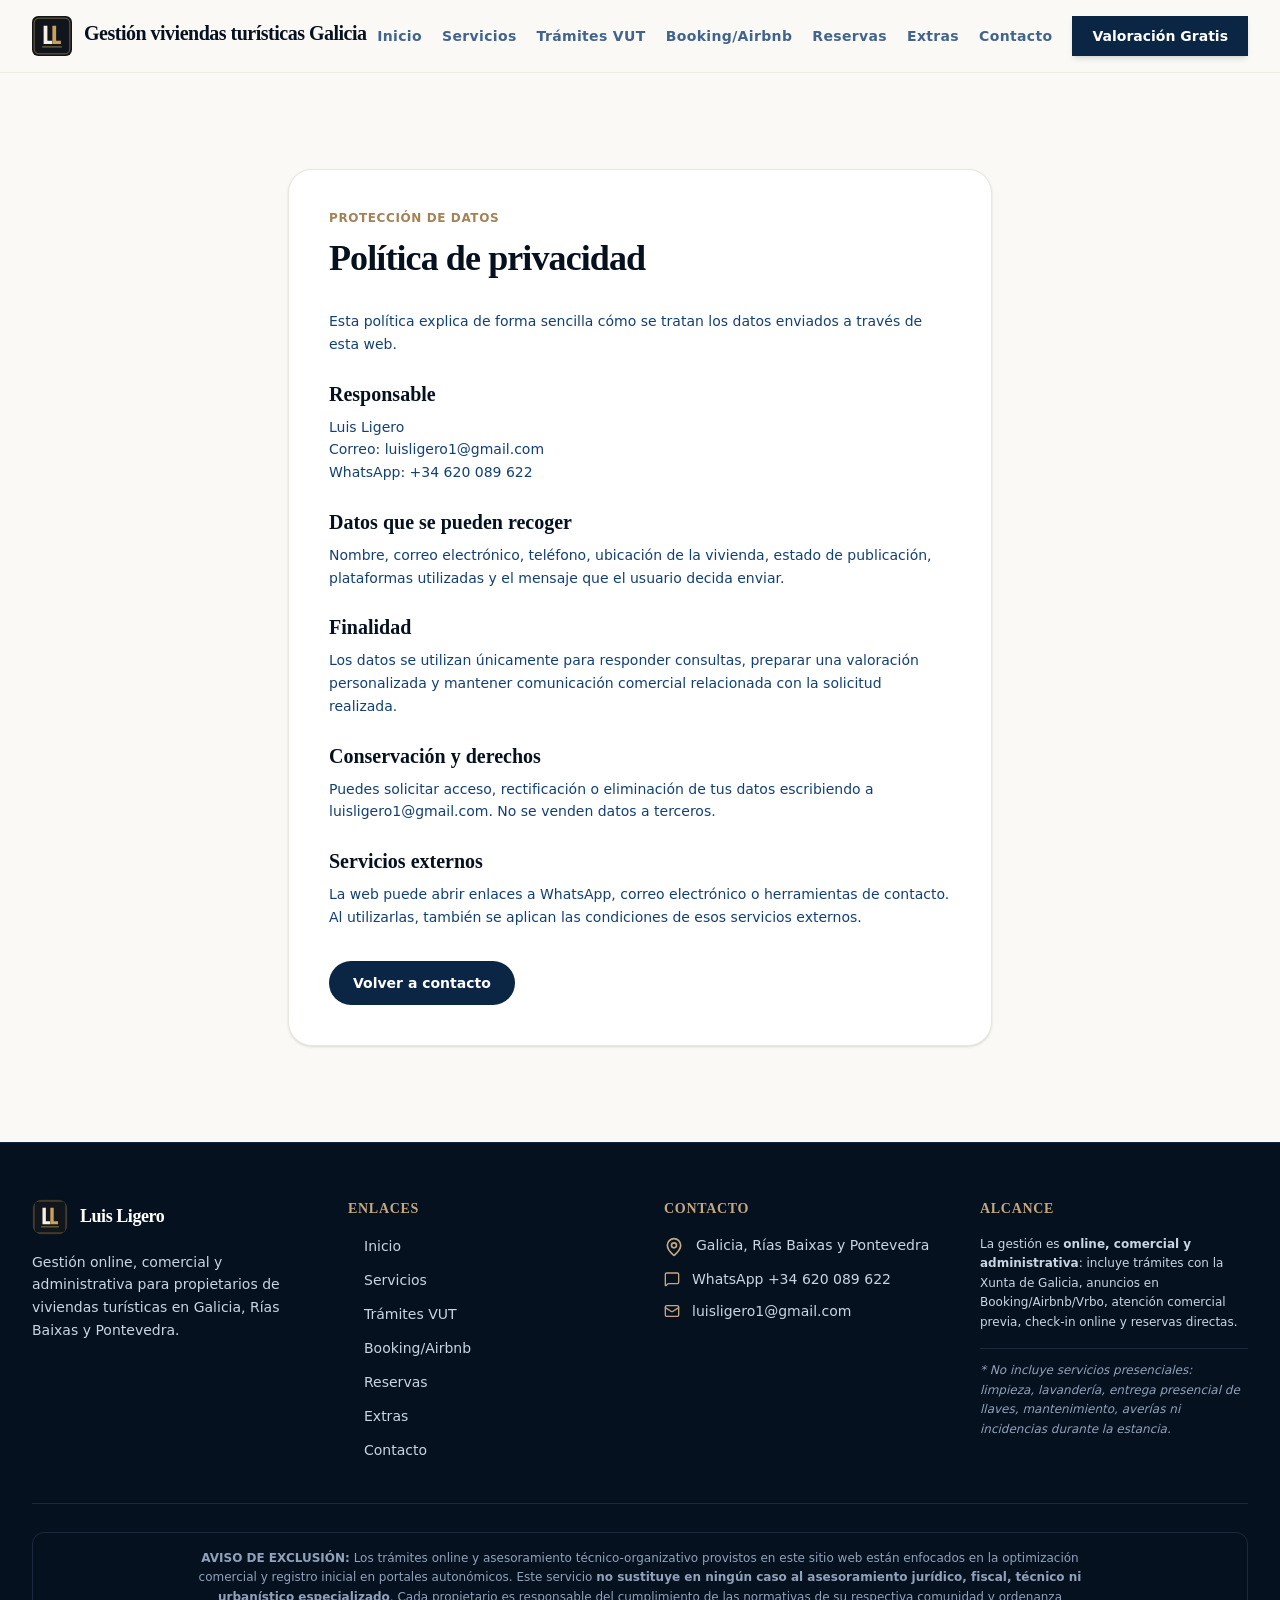
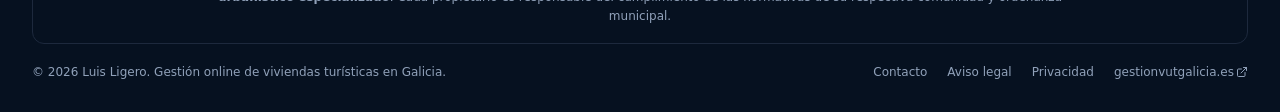
<file: privacidad.html>
<!DOCTYPE html><html lang="es" class="h-full antialiased"><head><meta charSet="utf-8"/><meta name="viewport" content="width=device-width, initial-scale=1"/><link rel="stylesheet" href="/_next/static/chunks/02nf581qanyjt.css" data-precedence="next"/><link rel="preload" as="script" fetchPriority="low" href="/_next/static/chunks/0lclmgfn-n7l1.js"/><script src="/_next/static/chunks/0pqt~8bl3ukh4.js" async=""></script><script src="/_next/static/chunks/10u3y4bw1ayzs.js" async=""></script><script src="/_next/static/chunks/0mmsd47xe~1uj.js" async=""></script><script src="/_next/static/chunks/turbopack-15btp665mj0ir.js" async=""></script><script src="/_next/static/chunks/0ime~6rqfk3uv.js" async=""></script><script src="/_next/static/chunks/0mgdau1s7dd.c.js" async=""></script><script src="/_next/static/chunks/0d3shmwh5_nmn.js" async=""></script><title>Política de privacidad | Gestión viviendas turísticas Galicia</title><meta name="description" content="Política de privacidad de la web de gestión online de viviendas turísticas en Galicia."/><meta name="keywords" content="gestión viviendas turísticas Galicia,gestión VUT Galicia,alta VUT Galicia,trámites vivienda turística Galicia,gestión Airbnb Galicia,gestión Booking Galicia,reservas directas vivienda turística,check-in online vivienda turística,viviendas turísticas Rías Baixas,viviendas turísticas Pontevedra"/><meta name="robots" content="index, follow"/><link rel="canonical" href="https://gestionvutgalicia.es/privacidad"/><meta property="og:title" content="Gestión viviendas turísticas Galicia | Gestión Online de Viviendas Turísticas en Galicia"/><meta property="og:description" content="Gestión online de viviendas turísticas en Galicia: trámites VUT, plataformas, reservas directas, calendarios, precios y comunicación previa hasta la llegada."/><meta property="og:url" content="https://gestionvutgalicia.es"/><meta property="og:site_name" content="Gestión viviendas turísticas Galicia"/><meta property="og:locale" content="es_ES"/><meta property="og:type" content="website"/><meta name="twitter:card" content="summary_large_image"/><meta name="twitter:title" content="Gestión viviendas turísticas Galicia | Gestión de VUT en Galicia"/><meta name="twitter:description" content="Gestión online de Booking, Airbnb, Vrbo, trámites VUT y comunicación previa con huéspedes en Galicia."/><link rel="icon" href="/icon.svg?icon.0~c2et9mm5c.2.svg" sizes="any" type="image/svg+xml"/><script src="/_next/static/chunks/03~yq9q893hmn.js" noModule=""></script></head><body class="min-h-full flex flex-col font-sans bg-bone-50 text-atlantic-950"><div hidden=""><!--$--><!--/$--></div><script type="application/ld+json">{"@context":"https://schema.org","@graph":[{"@type":"ProfessionalService","@id":"https://gestionvutgalicia.es/#service","name":"Gestión viviendas turísticas Galicia","url":"https://gestionvutgalicia.es","logo":"https://gestionvutgalicia.es/icon.svg","image":"https://gestionvutgalicia.es/images/vivienda-turistica-galicia.png","description":"Gestión online, comercial y administrativa para propietarios de viviendas turísticas en Galicia, Rías Baixas y Pontevedra.","telephone":"+34 620 089 622","email":"luisligero1@gmail.com","address":{"@type":"PostalAddress","streetAddress":"Poio, Pontevedra, Galicia","addressLocality":"Poio","addressRegion":"Galicia","postalCode":"36995","addressCountry":"ES"},"geo":{"@type":"GeoCoordinates","latitude":"42.4310","longitude":"-8.6444"},"areaServed":[{"@type":"AdministrativeArea","name":"Galicia"},{"@type":"AdministrativeArea","name":"Rías Baixas"},{"@type":"AdministrativeArea","name":"Pontevedra"}],"openingHoursSpecification":{"@type":"OpeningHoursSpecification","dayOfWeek":["Monday","Tuesday","Wednesday","Thursday","Friday","Saturday","Sunday"],"opens":"00:00","closes":"23:59"}},{"@type":"Service","@id":"https://gestionvutgalicia.es/#management","name":"Gestión Online y Burocrática de Viviendas Turísticas","serviceType":"Holiday Rental Online Management","provider":{"@type":"LocalBusiness","name":"Gestión viviendas turísticas Galicia"},"areaServed":{"@type":"AdministrativeArea","name":"Galicia"},"description":"Gestión de trámites online, anuncios en Booking/Airbnb/Vrbo, calendarios, precios, reservas directas y comunicación previa con huéspedes."}]}</script><header class="sticky top-0 z-40 w-full border-b border-bone-200/80 bg-bone-50/95 backdrop-blur-xl"><div class="mx-auto max-w-[1500px] px-4 sm:px-6 lg:px-8"><div class="flex h-[72px] items-center justify-between gap-5"><div class="flex min-w-0 items-center"><a class="group flex min-w-0 items-center gap-3" href="/"><img alt="Luis Ligero" loading="lazy" width="40" height="40" decoding="async" data-nimg="1" class="h-10 w-10 shrink-0" style="color:transparent" src="/images/logo-ll.svg"/><span class="min-w-0 font-serif text-[15px] font-bold leading-tight tracking-tight text-atlantic-950 transition-colors group-hover:text-atlantic-700 sm:text-lg xl:text-xl"><span class="hidden max-w-[430px] truncate sm:inline-block">Gestión viviendas turísticas Galicia</span><span class="block max-w-[230px] truncate sm:hidden">Gestión viviendas turísticas</span></span></a></div><nav class="hidden xl:flex items-center gap-5 2xl:gap-7"><a class="relative whitespace-nowrap py-1 text-sm font-semibold tracking-wide transition-colors text-atlantic-700/80 hover:text-atlantic-950" href="/">Inicio</a><a class="relative whitespace-nowrap py-1 text-sm font-semibold tracking-wide transition-colors text-atlantic-700/80 hover:text-atlantic-950" href="/servicios">Servicios</a><a class="relative whitespace-nowrap py-1 text-sm font-semibold tracking-wide transition-colors text-atlantic-700/80 hover:text-atlantic-950" href="/tramites-vut-galicia">Trámites VUT</a><a class="relative whitespace-nowrap py-1 text-sm font-semibold tracking-wide transition-colors text-atlantic-700/80 hover:text-atlantic-950" href="/gestion-booking-airbnb-vrbo">Booking/Airbnb</a><a class="relative whitespace-nowrap py-1 text-sm font-semibold tracking-wide transition-colors text-atlantic-700/80 hover:text-atlantic-950" href="/reservas-directas">Reservas</a><a class="relative whitespace-nowrap py-1 text-sm font-semibold tracking-wide transition-colors text-atlantic-700/80 hover:text-atlantic-950" href="/extras">Extras</a><a class="relative whitespace-nowrap py-1 text-sm font-semibold tracking-wide transition-colors text-atlantic-700/80 hover:text-atlantic-950" href="/contacto">Contacto</a></nav><div class="hidden shrink-0 xl:block"><a class="inline-flex items-center justify-center bg-atlantic-900 px-5 py-2.5 text-sm font-semibold text-white shadow-md transition hover:bg-atlantic-800 focus:outline-none focus:ring-2 focus:ring-atlantic-900 focus:ring-offset-2 2xl:px-6" href="/contacto">Valoración Gratis</a></div><div class="flex xl:hidden"><button type="button" class="inline-flex h-11 w-11 items-center justify-center border border-bone-200 bg-white text-atlantic-900 hover:bg-bone-100 focus:outline-none" aria-expanded="false"><span class="sr-only">Abrir menú principal</span><svg xmlns="http://www.w3.org/2000/svg" width="24" height="24" viewBox="0 0 24 24" fill="none" stroke="currentColor" stroke-width="2" stroke-linecap="round" stroke-linejoin="round" class="lucide lucide-menu h-6 w-6" aria-hidden="true"><path d="M4 5h16"></path><path d="M4 12h16"></path><path d="M4 19h16"></path></svg></button></div></div></div></header><main class="flex-grow"><main class="bg-bone-50 pt-24 pb-16 sm:pb-24"><section class="mx-auto max-w-3xl px-4 sm:px-6 lg:px-8"><div class="rounded-3xl border border-bone-200 bg-white p-6 shadow-sm sm:p-10"><p class="text-xs font-bold uppercase tracking-wider text-sand-700">Protección de datos</p><h1 class="mt-3 font-serif text-3xl font-bold tracking-tight text-atlantic-950 sm:text-4xl">Política de privacidad</h1><div class="mt-8 space-y-6 text-sm leading-relaxed text-atlantic-700"><p>Esta política explica de forma sencilla cómo se tratan los datos enviados a través de esta web.</p><div><h2 class="font-serif text-xl font-bold text-atlantic-950">Responsable</h2><p class="mt-2">Luis Ligero</p><p>Correo: <!-- -->luisligero1@gmail.com</p><p>WhatsApp: <!-- -->+34 620 089 622</p></div><div><h2 class="font-serif text-xl font-bold text-atlantic-950">Datos que se pueden recoger</h2><p class="mt-2">Nombre, correo electrónico, teléfono, ubicación de la vivienda, estado de publicación, plataformas utilizadas y el mensaje que el usuario decida enviar.</p></div><div><h2 class="font-serif text-xl font-bold text-atlantic-950">Finalidad</h2><p class="mt-2">Los datos se utilizan únicamente para responder consultas, preparar una valoración personalizada y mantener comunicación comercial relacionada con la solicitud realizada.</p></div><div><h2 class="font-serif text-xl font-bold text-atlantic-950">Conservación y derechos</h2><p class="mt-2">Puedes solicitar acceso, rectificación o eliminación de tus datos escribiendo a <!-- -->luisligero1@gmail.com<!-- -->. No se venden datos a terceros.</p></div><div><h2 class="font-serif text-xl font-bold text-atlantic-950">Servicios externos</h2><p class="mt-2">La web puede abrir enlaces a WhatsApp, correo electrónico o herramientas de contacto. Al utilizarlas, también se aplican las condiciones de esos servicios externos.</p></div></div><a class="mt-8 inline-flex rounded-full bg-atlantic-900 px-6 py-3 text-sm font-semibold text-white transition-colors hover:bg-atlantic-800" href="/contacto">Volver a contacto</a></div></section></main><!--$--><!--/$--></main><footer class="bg-atlantic-950 text-white border-t border-atlantic-900 pt-10 pb-6 sm:pt-14 sm:pb-8"><div class="mx-auto max-w-7xl px-4 sm:px-6 lg:px-8"><div class="grid grid-cols-1 gap-7 md:grid-cols-2 lg:grid-cols-4 lg:gap-12 mb-7 sm:mb-10"><div class="md:col-span-1 space-y-4"><a class="flex items-center gap-3" href="/"><img alt="Luis Ligero" loading="lazy" width="36" height="36" decoding="async" data-nimg="1" class="h-9 w-9 rounded-xl" style="color:transparent" src="/images/logo-ll.svg"/><span class="font-serif text-lg font-bold tracking-tight text-white leading-tight">Luis Ligero</span></a><p class="text-sm text-slate-300 font-sans leading-relaxed">Gestión online, comercial y administrativa para propietarios de viviendas turísticas en Galicia, Rías Baixas y Pontevedra.</p></div><div class="hidden space-y-4 md:block"><h3 class="font-serif font-semibold text-sand-500 text-sm uppercase tracking-wider">Enlaces</h3><ul class="space-y-2.5"><li><a class="text-sm text-slate-300 hover:text-white transition-colors inline-flex items-center gap-1 group" href="/"><svg xmlns="http://www.w3.org/2000/svg" width="24" height="24" viewBox="0 0 24 24" fill="none" stroke="currentColor" stroke-width="2" stroke-linecap="round" stroke-linejoin="round" class="lucide lucide-arrow-right h-3 w-3 opacity-0 group-hover:opacity-100 -translate-x-1 group-hover:translate-x-0 transition-all text-sand-500" aria-hidden="true"><path d="M5 12h14"></path><path d="m12 5 7 7-7 7"></path></svg><span>Inicio</span></a></li><li><a class="text-sm text-slate-300 hover:text-white transition-colors inline-flex items-center gap-1 group" href="/servicios"><svg xmlns="http://www.w3.org/2000/svg" width="24" height="24" viewBox="0 0 24 24" fill="none" stroke="currentColor" stroke-width="2" stroke-linecap="round" stroke-linejoin="round" class="lucide lucide-arrow-right h-3 w-3 opacity-0 group-hover:opacity-100 -translate-x-1 group-hover:translate-x-0 transition-all text-sand-500" aria-hidden="true"><path d="M5 12h14"></path><path d="m12 5 7 7-7 7"></path></svg><span>Servicios</span></a></li><li><a class="text-sm text-slate-300 hover:text-white transition-colors inline-flex items-center gap-1 group" href="/tramites-vut-galicia"><svg xmlns="http://www.w3.org/2000/svg" width="24" height="24" viewBox="0 0 24 24" fill="none" stroke="currentColor" stroke-width="2" stroke-linecap="round" stroke-linejoin="round" class="lucide lucide-arrow-right h-3 w-3 opacity-0 group-hover:opacity-100 -translate-x-1 group-hover:translate-x-0 transition-all text-sand-500" aria-hidden="true"><path d="M5 12h14"></path><path d="m12 5 7 7-7 7"></path></svg><span>Trámites VUT</span></a></li><li><a class="text-sm text-slate-300 hover:text-white transition-colors inline-flex items-center gap-1 group" href="/gestion-booking-airbnb-vrbo"><svg xmlns="http://www.w3.org/2000/svg" width="24" height="24" viewBox="0 0 24 24" fill="none" stroke="currentColor" stroke-width="2" stroke-linecap="round" stroke-linejoin="round" class="lucide lucide-arrow-right h-3 w-3 opacity-0 group-hover:opacity-100 -translate-x-1 group-hover:translate-x-0 transition-all text-sand-500" aria-hidden="true"><path d="M5 12h14"></path><path d="m12 5 7 7-7 7"></path></svg><span>Booking/Airbnb</span></a></li><li><a class="text-sm text-slate-300 hover:text-white transition-colors inline-flex items-center gap-1 group" href="/reservas-directas"><svg xmlns="http://www.w3.org/2000/svg" width="24" height="24" viewBox="0 0 24 24" fill="none" stroke="currentColor" stroke-width="2" stroke-linecap="round" stroke-linejoin="round" class="lucide lucide-arrow-right h-3 w-3 opacity-0 group-hover:opacity-100 -translate-x-1 group-hover:translate-x-0 transition-all text-sand-500" aria-hidden="true"><path d="M5 12h14"></path><path d="m12 5 7 7-7 7"></path></svg><span>Reservas</span></a></li><li><a class="text-sm text-slate-300 hover:text-white transition-colors inline-flex items-center gap-1 group" href="/extras"><svg xmlns="http://www.w3.org/2000/svg" width="24" height="24" viewBox="0 0 24 24" fill="none" stroke="currentColor" stroke-width="2" stroke-linecap="round" stroke-linejoin="round" class="lucide lucide-arrow-right h-3 w-3 opacity-0 group-hover:opacity-100 -translate-x-1 group-hover:translate-x-0 transition-all text-sand-500" aria-hidden="true"><path d="M5 12h14"></path><path d="m12 5 7 7-7 7"></path></svg><span>Extras</span></a></li><li><a class="text-sm text-slate-300 hover:text-white transition-colors inline-flex items-center gap-1 group" href="/contacto"><svg xmlns="http://www.w3.org/2000/svg" width="24" height="24" viewBox="0 0 24 24" fill="none" stroke="currentColor" stroke-width="2" stroke-linecap="round" stroke-linejoin="round" class="lucide lucide-arrow-right h-3 w-3 opacity-0 group-hover:opacity-100 -translate-x-1 group-hover:translate-x-0 transition-all text-sand-500" aria-hidden="true"><path d="M5 12h14"></path><path d="m12 5 7 7-7 7"></path></svg><span>Contacto</span></a></li></ul></div><div class="space-y-4"><h3 class="font-serif font-semibold text-sand-500 text-sm uppercase tracking-wider">Contacto</h3><ul class="space-y-3 text-sm text-slate-300"><li class="flex items-start gap-3"><svg xmlns="http://www.w3.org/2000/svg" width="24" height="24" viewBox="0 0 24 24" fill="none" stroke="currentColor" stroke-width="2" stroke-linecap="round" stroke-linejoin="round" class="lucide lucide-map-pin h-5 w-5 text-sand-500 shrink-0 mt-0.5" aria-hidden="true"><path d="M20 10c0 4.993-5.539 10.193-7.399 11.799a1 1 0 0 1-1.202 0C9.539 20.193 4 14.993 4 10a8 8 0 0 1 16 0"></path><circle cx="12" cy="10" r="3"></circle></svg><span>Galicia, Rías Baixas y Pontevedra</span></li><li class="flex items-center gap-3"><svg xmlns="http://www.w3.org/2000/svg" width="24" height="24" viewBox="0 0 24 24" fill="none" stroke="currentColor" stroke-width="2" stroke-linecap="round" stroke-linejoin="round" class="lucide lucide-message-square h-4 w-4 text-sand-500 shrink-0" aria-hidden="true"><path d="M22 17a2 2 0 0 1-2 2H6.828a2 2 0 0 0-1.414.586l-2.202 2.202A.71.71 0 0 1 2 21.286V5a2 2 0 0 1 2-2h16a2 2 0 0 1 2 2z"></path></svg><a href="https://wa.me/34620089622" target="_blank" rel="noopener noreferrer" class="hover:text-white transition-colors">WhatsApp <!-- -->+34 620 089 622</a></li><li class="flex items-center gap-3"><svg xmlns="http://www.w3.org/2000/svg" width="24" height="24" viewBox="0 0 24 24" fill="none" stroke="currentColor" stroke-width="2" stroke-linecap="round" stroke-linejoin="round" class="lucide lucide-mail h-4 w-4 text-sand-500 shrink-0" aria-hidden="true"><path d="m22 7-8.991 5.727a2 2 0 0 1-2.009 0L2 7"></path><rect x="2" y="4" width="20" height="16" rx="2"></rect></svg><a href="mailto:luisligero1@gmail.com" class="hover:text-white transition-colors">luisligero1@gmail.com</a></li></ul></div><div class="space-y-3 sm:space-y-4"><h3 class="font-serif font-semibold text-sand-500 text-sm uppercase tracking-wider">Alcance</h3><p class="text-xs text-slate-300 leading-relaxed">La gestión es <strong>online, comercial y administrativa</strong>: incluye trámites con la Xunta de Galicia, anuncios en Booking/Airbnb/Vrbo, atención comercial previa, check-in online y reservas directas.</p><p class="text-xs text-slate-400 leading-relaxed italic border-t border-slate-800 pt-3">* No incluye servicios presenciales: limpieza, lavandería, entrega presencial de llaves, mantenimiento, averías ni incidencias durante la estancia.</p></div></div><div class="border-t border-slate-800 pt-5 mt-6 space-y-5 sm:pt-7 sm:mt-8"><div class="hidden bg-atlantic-950 p-4 rounded-xl border border-slate-800 text-center sm:block"><p class="text-xs text-slate-400 max-w-4xl mx-auto leading-relaxed"><strong>AVISO DE EXCLUSIÓN:</strong> Los trámites online y asesoramiento técnico-organizativo provistos en este sitio web están enfocados en la optimización comercial y registro inicial en portales autonómicos. Este servicio <strong>no sustituye en ningún caso al asesoramiento jurídico, fiscal, técnico ni urbanístico especializado</strong>. Cada propietario es responsable del cumplimiento de las normativas de su respectiva comunidad y ordenanza municipal.</p></div><p class="text-[11px] leading-relaxed text-slate-500 sm:hidden">Servicio online y comercial. No sustituye asesoramiento jurídico, fiscal, técnico ni urbanístico especializado.</p><div class="flex flex-col items-start justify-between gap-4 text-xs text-slate-400 sm:items-center lg:flex-row"><p>© <!-- -->2026<!-- --> Luis Ligero. Gestión online de viviendas turísticas en Galicia.</p><div class="flex flex-wrap items-center justify-center gap-x-5 gap-y-2"><a class="hover:text-white transition-colors" href="/contacto">Contacto</a><a class="hover:text-white transition-colors" href="/aviso-legal">Aviso legal</a><a class="hover:text-white transition-colors" href="/privacidad">Privacidad</a><a href="https://gestionvutgalicia.es" class="hover:text-white transition-colors inline-flex items-center gap-0.5"><span>gestionvutgalicia.es</span><svg xmlns="http://www.w3.org/2000/svg" width="24" height="24" viewBox="0 0 24 24" fill="none" stroke="currentColor" stroke-width="2" stroke-linecap="round" stroke-linejoin="round" class="lucide lucide-external-link h-3 w-3" aria-hidden="true"><path d="M15 3h6v6"></path><path d="M10 14 21 3"></path><path d="M18 13v6a2 2 0 0 1-2 2H5a2 2 0 0 1-2-2V8a2 2 0 0 1 2-2h6"></path></svg></a></div></div></div></div></footer><div class="fixed bottom-6 right-6 z-50 pointer-events-auto" style="opacity:0;transform:scale(0)"><a href="https://wa.me/34620089622?text=Hola!%20Me%20pongo%20en%20contacto%20a%20trav%C3%A9s%20de%20la%20web%20para%20solicitar%20informaci%C3%B3n%20sobre%20la%20gesti%C3%B3n%20online%20de%20mi%20vivienda%20tur%C3%ADstica%20en%20Galicia." target="_blank" rel="noopener noreferrer" aria-label="Hablar por WhatsApp" class="group relative flex items-center justify-center h-14 w-14 rounded-full bg-emerald-600 text-white shadow-lg hover:bg-emerald-500 transition-colors duration-300 focus:outline-none focus:ring-2 focus:ring-emerald-600 focus:ring-offset-2"><span class="absolute -inset-0.5 rounded-full bg-emerald-600 opacity-40 group-hover:scale-125 animate-ping duration-1000 -z-10"></span><svg xmlns="http://www.w3.org/2000/svg" width="24" height="24" viewBox="0 0 24 24" fill="none" stroke="currentColor" stroke-width="2" stroke-linecap="round" stroke-linejoin="round" class="lucide lucide-message-circle h-7 w-7 fill-white" aria-hidden="true"><path d="M2.992 16.342a2 2 0 0 1 .094 1.167l-1.065 3.29a1 1 0 0 0 1.236 1.168l3.413-.998a2 2 0 0 1 1.099.092 10 10 0 1 0-4.777-4.719"></path></svg><span class="absolute right-16 top-1/2 -translate-y-1/2 scale-0 group-hover:scale-100 bg-atlantic-900 text-white text-xs font-semibold px-3 py-1.5 rounded-lg shadow-md whitespace-nowrap origin-right transition-all duration-200">¿Hablamos por WhatsApp?</span></a></div><script src="/_next/static/chunks/0lclmgfn-n7l1.js" id="_R_" async=""></script><script>(self.__next_f=self.__next_f||[]).push([0])</script><script>self.__next_f.push([1,"1:\"$Sreact.fragment\"\n3:I[36852,[\"/_next/static/chunks/0ime~6rqfk3uv.js\",\"/_next/static/chunks/0mgdau1s7dd.c.js\",\"/_next/static/chunks/0d3shmwh5_nmn.js\"],\"default\"]\n4:I[39756,[\"/_next/static/chunks/0ime~6rqfk3uv.js\",\"/_next/static/chunks/0mgdau1s7dd.c.js\",\"/_next/static/chunks/0d3shmwh5_nmn.js\"],\"default\"]\n5:I[37457,[\"/_next/static/chunks/0ime~6rqfk3uv.js\",\"/_next/static/chunks/0mgdau1s7dd.c.js\",\"/_next/static/chunks/0d3shmwh5_nmn.js\"],\"default\"]\nc:I[68027,[\"/_next/static/chunks/0ime~6rqfk3uv.js\",\"/_next/static/chunks/0mgdau1s7dd.c.js\",\"/_next/static/chunks/0d3shmwh5_nmn.js\"],\"default\",1]\n:HL[\"/_next/static/chunks/02nf581qanyjt.css\",\"style\"]\n2:T657,"])</script><script>self.__next_f.push([1,"{\"@context\":\"https://schema.org\",\"@graph\":[{\"@type\":\"ProfessionalService\",\"@id\":\"https://gestionvutgalicia.es/#service\",\"name\":\"Gestión viviendas turísticas Galicia\",\"url\":\"https://gestionvutgalicia.es\",\"logo\":\"https://gestionvutgalicia.es/icon.svg\",\"image\":\"https://gestionvutgalicia.es/images/vivienda-turistica-galicia.png\",\"description\":\"Gestión online, comercial y administrativa para propietarios de viviendas turísticas en Galicia, Rías Baixas y Pontevedra.\",\"telephone\":\"+34 620 089 622\",\"email\":\"luisligero1@gmail.com\",\"address\":{\"@type\":\"PostalAddress\",\"streetAddress\":\"Poio, Pontevedra, Galicia\",\"addressLocality\":\"Poio\",\"addressRegion\":\"Galicia\",\"postalCode\":\"36995\",\"addressCountry\":\"ES\"},\"geo\":{\"@type\":\"GeoCoordinates\",\"latitude\":\"42.4310\",\"longitude\":\"-8.6444\"},\"areaServed\":[{\"@type\":\"AdministrativeArea\",\"name\":\"Galicia\"},{\"@type\":\"AdministrativeArea\",\"name\":\"Rías Baixas\"},{\"@type\":\"AdministrativeArea\",\"name\":\"Pontevedra\"}],\"openingHoursSpecification\":{\"@type\":\"OpeningHoursSpecification\",\"dayOfWeek\":[\"Monday\",\"Tuesday\",\"Wednesday\",\"Thursday\",\"Friday\",\"Saturday\",\"Sunday\"],\"opens\":\"00:00\",\"closes\":\"23:59\"}},{\"@type\":\"Service\",\"@id\":\"https://gestionvutgalicia.es/#management\",\"name\":\"Gestión Online y Burocrática de Viviendas Turísticas\",\"serviceType\":\"Holiday Rental Online Management\",\"provider\":{\"@type\":\"LocalBusiness\",\"name\":\"Gestión viviendas turísticas Galicia\"},\"areaServed\":{\"@type\":\"AdministrativeArea\",\"name\":\"Galicia\"},\"description\":\"Gestión de trámites online, anuncios en Booking/Airbnb/Vrbo, calendarios, precios, reservas directas y comunicación previa con huéspedes.\"}]}"])</script><script>self.__next_f.push([1,"0:{\"P\":null,\"c\":[\"\",\"privacidad\"],\"q\":\"\",\"i\":false,\"f\":[[[\"\",{\"children\":[\"privacidad\",{\"children\":[\"__PAGE__\",{}]}]},\"$undefined\",\"$undefined\",16],[[\"$\",\"$1\",\"c\",{\"children\":[[[\"$\",\"link\",\"0\",{\"rel\":\"stylesheet\",\"href\":\"/_next/static/chunks/02nf581qanyjt.css\",\"precedence\":\"next\",\"crossOrigin\":\"$undefined\",\"nonce\":\"$undefined\"}],[\"$\",\"script\",\"script-0\",{\"src\":\"/_next/static/chunks/0ime~6rqfk3uv.js\",\"async\":true,\"nonce\":\"$undefined\"}],[\"$\",\"script\",\"script-1\",{\"src\":\"/_next/static/chunks/0mgdau1s7dd.c.js\",\"async\":true,\"nonce\":\"$undefined\"}],[\"$\",\"script\",\"script-2\",{\"src\":\"/_next/static/chunks/0d3shmwh5_nmn.js\",\"async\":true,\"nonce\":\"$undefined\"}]],[\"$\",\"html\",null,{\"lang\":\"es\",\"className\":\"h-full antialiased\",\"children\":[\"$\",\"body\",null,{\"className\":\"min-h-full flex flex-col font-sans bg-bone-50 text-atlantic-950\",\"children\":[[\"$\",\"script\",null,{\"type\":\"application/ld+json\",\"dangerouslySetInnerHTML\":{\"__html\":\"$2\"}}],[\"$\",\"$L3\",null,{}],[\"$\",\"main\",null,{\"className\":\"flex-grow\",\"children\":[\"$\",\"$L4\",null,{\"parallelRouterKey\":\"children\",\"error\":\"$undefined\",\"errorStyles\":\"$undefined\",\"errorScripts\":\"$undefined\",\"template\":[\"$\",\"$L5\",null,{}],\"templateStyles\":\"$undefined\",\"templateScripts\":\"$undefined\",\"notFound\":[[[\"$\",\"title\",null,{\"children\":\"404: This page could not be found.\"}],[\"$\",\"div\",null,{\"style\":{\"fontFamily\":\"system-ui,\\\"Segoe UI\\\",Roboto,Helvetica,Arial,sans-serif,\\\"Apple Color Emoji\\\",\\\"Segoe UI Emoji\\\"\",\"height\":\"100vh\",\"textAlign\":\"center\",\"display\":\"flex\",\"flexDirection\":\"column\",\"alignItems\":\"center\",\"justifyContent\":\"center\"},\"children\":[\"$\",\"div\",null,{\"children\":[[\"$\",\"style\",null,{\"dangerouslySetInnerHTML\":{\"__html\":\"body{color:#000;background:#fff;margin:0}.next-error-h1{border-right:1px solid rgba(0,0,0,.3)}@media (prefers-color-scheme:dark){body{color:#fff;background:#000}.next-error-h1{border-right:1px solid rgba(255,255,255,.3)}}\"}}],[\"$\",\"h1\",null,{\"className\":\"next-error-h1\",\"style\":{\"display\":\"inline-block\",\"margin\":\"0 20px 0 0\",\"padding\":\"0 23px 0 0\",\"fontSize\":24,\"fontWeight\":500,\"verticalAlign\":\"top\",\"lineHeight\":\"49px\"},\"children\":404}],[\"$\",\"div\",null,{\"style\":{\"display\":\"inline-block\"},\"children\":[\"$\",\"h2\",null,{\"style\":{\"fontSize\":14,\"fontWeight\":400,\"lineHeight\":\"49px\",\"margin\":0},\"children\":\"This page could not be found.\"}]}]]}]}]],[]],\"forbidden\":\"$undefined\",\"unauthorized\":\"$undefined\"}]}],[\"$\",\"footer\",null,{\"className\":\"bg-atlantic-950 text-white border-t border-atlantic-900 pt-10 pb-6 sm:pt-14 sm:pb-8\",\"children\":\"$L6\"}],\"$L7\"]}]}]]}],{\"children\":[\"$L8\",{\"children\":[\"$L9\",{},null,false,null]},null,false,\"$@a\"]},null,false,null],\"$Lb\",false]],\"m\":\"$undefined\",\"G\":[\"$c\",[\"$Ld\"]],\"S\":true,\"h\":null,\"s\":\"$undefined\",\"l\":\"$undefined\",\"p\":\"$undefined\",\"d\":\"$undefined\",\"b\":\"7HqTK1mJ3YsoaxEiVyxfX\"}\n"])</script><script>self.__next_f.push([1,"e:I[22016,[\"/_next/static/chunks/0ime~6rqfk3uv.js\",\"/_next/static/chunks/0mgdau1s7dd.c.js\",\"/_next/static/chunks/0d3shmwh5_nmn.js\"],\"\"]\nf:I[85437,[\"/_next/static/chunks/0ime~6rqfk3uv.js\",\"/_next/static/chunks/0mgdau1s7dd.c.js\",\"/_next/static/chunks/0d3shmwh5_nmn.js\"],\"Image\"]\n10:I[5014,[\"/_next/static/chunks/0ime~6rqfk3uv.js\",\"/_next/static/chunks/0mgdau1s7dd.c.js\",\"/_next/static/chunks/0d3shmwh5_nmn.js\"],\"default\"]\n15:I[26111,[\"/_next/static/chunks/0ime~6rqfk3uv.js\",\"/_next/static/chunks/0mgdau1s7dd.c.js\",\"/_next/static/chunks/0d3shmwh5_nmn.js\"],\"default\"]\n16:I[97367,[\"/_next/static/chunks/0ime~6rqfk3uv.js\",\"/_next/static/chunks/0mgdau1s7dd.c.js\",\"/_next/static/chunks/0d3shmwh5_nmn.js\"],\"OutletBoundary\"]\n17:\"$Sreact.suspense\"\n1a:I[97367,[\"/_next/static/chunks/0ime~6rqfk3uv.js\",\"/_next/static/chunks/0mgdau1s7dd.c.js\",\"/_next/static/chunks/0d3shmwh5_nmn.js\"],\"ViewportBoundary\"]\n1c:I[97367,[\"/_next/static/chunks/0ime~6rqfk3uv.js\",\"/_next/static/chunks/0mgdau1s7dd.c.js\",\"/_next/static/chunks/0d3shmwh5_nmn.js\"],\"MetadataBoundary\"]\n"])</script><script>self.__next_f.push([1,"6:[\"$\",\"div\",null,{\"className\":\"mx-auto max-w-7xl px-4 sm:px-6 lg:px-8\",\"children\":[[\"$\",\"div\",null,{\"className\":\"grid grid-cols-1 gap-7 md:grid-cols-2 lg:grid-cols-4 lg:gap-12 mb-7 sm:mb-10\",\"children\":[[\"$\",\"div\",null,{\"className\":\"md:col-span-1 space-y-4\",\"children\":[[\"$\",\"$Le\",null,{\"href\":\"/\",\"className\":\"flex items-center gap-3\",\"children\":[[\"$\",\"$Lf\",null,{\"src\":\"/images/logo-ll.svg\",\"alt\":\"Luis Ligero\",\"width\":36,\"height\":36,\"className\":\"h-9 w-9 rounded-xl\"}],[\"$\",\"span\",null,{\"className\":\"font-serif text-lg font-bold tracking-tight text-white leading-tight\",\"children\":\"Luis Ligero\"}]]}],[\"$\",\"p\",null,{\"className\":\"text-sm text-slate-300 font-sans leading-relaxed\",\"children\":\"Gestión online, comercial y administrativa para propietarios de viviendas turísticas en Galicia, Rías Baixas y Pontevedra.\"}]]}],[\"$\",\"div\",null,{\"className\":\"hidden space-y-4 md:block\",\"children\":[[\"$\",\"h3\",null,{\"className\":\"font-serif font-semibold text-sand-500 text-sm uppercase tracking-wider\",\"children\":\"Enlaces\"}],[\"$\",\"ul\",null,{\"className\":\"space-y-2.5\",\"children\":[[\"$\",\"li\",\"/\",{\"children\":[\"$\",\"$Le\",null,{\"href\":\"/\",\"className\":\"text-sm text-slate-300 hover:text-white transition-colors inline-flex items-center gap-1 group\",\"children\":[[\"$\",\"$L10\",null,{\"ref\":\"$undefined\",\"iconNode\":[[\"path\",{\"d\":\"M5 12h14\",\"key\":\"1ays0h\"}],[\"path\",{\"d\":\"m12 5 7 7-7 7\",\"key\":\"xquz4c\"}]],\"className\":\"lucide-arrow-right h-3 w-3 opacity-0 group-hover:opacity-100 -translate-x-1 group-hover:translate-x-0 transition-all text-sand-500\"}],[\"$\",\"span\",null,{\"children\":\"Inicio\"}]]}]}],[\"$\",\"li\",\"/servicios\",{\"children\":[\"$\",\"$Le\",null,{\"href\":\"/servicios\",\"className\":\"text-sm text-slate-300 hover:text-white transition-colors inline-flex items-center gap-1 group\",\"children\":[[\"$\",\"$L10\",null,{\"ref\":\"$undefined\",\"iconNode\":\"$6:props:children:0:props:children:1:props:children:1:props:children:0:props:children:props:children:0:props:iconNode\",\"className\":\"lucide-arrow-right h-3 w-3 opacity-0 group-hover:opacity-100 -translate-x-1 group-hover:translate-x-0 transition-all text-sand-500\"}],[\"$\",\"span\",null,{\"children\":\"Servicios\"}]]}]}],[\"$\",\"li\",\"/tramites-vut-galicia\",{\"children\":[\"$\",\"$Le\",null,{\"href\":\"/tramites-vut-galicia\",\"className\":\"text-sm text-slate-300 hover:text-white transition-colors inline-flex items-center gap-1 group\",\"children\":[[\"$\",\"$L10\",null,{\"ref\":\"$undefined\",\"iconNode\":\"$6:props:children:0:props:children:1:props:children:1:props:children:0:props:children:props:children:0:props:iconNode\",\"className\":\"lucide-arrow-right h-3 w-3 opacity-0 group-hover:opacity-100 -translate-x-1 group-hover:translate-x-0 transition-all text-sand-500\"}],[\"$\",\"span\",null,{\"children\":\"Trámites VUT\"}]]}]}],[\"$\",\"li\",\"/gestion-booking-airbnb-vrbo\",{\"children\":[\"$\",\"$Le\",null,{\"href\":\"/gestion-booking-airbnb-vrbo\",\"className\":\"text-sm text-slate-300 hover:text-white transition-colors inline-flex items-center gap-1 group\",\"children\":[[\"$\",\"$L10\",null,{\"ref\":\"$undefined\",\"iconNode\":\"$6:props:children:0:props:children:1:props:children:1:props:children:0:props:children:props:children:0:props:iconNode\",\"className\":\"lucide-arrow-right h-3 w-3 opacity-0 group-hover:opacity-100 -translate-x-1 group-hover:translate-x-0 transition-all text-sand-500\"}],[\"$\",\"span\",null,{\"children\":\"Booking/Airbnb\"}]]}]}],[\"$\",\"li\",\"/reservas-directas\",{\"children\":[\"$\",\"$Le\",null,{\"href\":\"/reservas-directas\",\"className\":\"text-sm text-slate-300 hover:text-white transition-colors inline-flex items-center gap-1 group\",\"children\":[[\"$\",\"$L10\",null,{\"ref\":\"$undefined\",\"iconNode\":\"$6:props:children:0:props:children:1:props:children:1:props:children:0:props:children:props:children:0:props:iconNode\",\"className\":\"lucide-arrow-right h-3 w-3 opacity-0 group-hover:opacity-100 -translate-x-1 group-hover:translate-x-0 transition-all text-sand-500\"}],[\"$\",\"span\",null,{\"children\":\"Reservas\"}]]}]}],[\"$\",\"li\",\"/extras\",{\"children\":[\"$\",\"$Le\",null,{\"href\":\"/extras\",\"className\":\"text-sm text-slate-300 hover:text-white transition-colors inline-flex items-center gap-1 group\",\"children\":[[\"$\",\"$L10\",null,{\"ref\":\"$undefined\",\"iconNode\":\"$6:props:children:0:props:children:1:props:children:1:props:children:0:props:children:props:children:0:props:iconNode\",\"className\":\"lucide-arrow-right h-3 w-3 opacity-0 group-hover:opacity-100 -translate-x-1 group-hover:translate-x-0 transition-all text-sand-500\"}],[\"$\",\"span\",null,{\"children\":\"Extras\"}]]}]}],[\"$\",\"li\",\"/contacto\",{\"children\":[\"$\",\"$Le\",null,{\"href\":\"/contacto\",\"className\":\"text-sm text-slate-300 hover:text-white transition-colors inline-flex items-center gap-1 group\",\"children\":[[\"$\",\"$L10\",null,{\"ref\":\"$undefined\",\"iconNode\":\"$6:props:children:0:props:children:1:props:children:1:props:children:0:props:children:props:children:0:props:iconNode\",\"className\":\"lucide-arrow-right h-3 w-3 opacity-0 group-hover:opacity-100 -translate-x-1 group-hover:translate-x-0 transition-all text-sand-500\"}],\"$L11\"]}]}]]}]]}],\"$L12\",\"$L13\"]}],\"$L14\"]}]\n"])</script><script>self.__next_f.push([1,"7:[\"$\",\"$L15\",null,{}]\n8:[\"$\",\"$1\",\"c\",{\"children\":[null,[\"$\",\"$L4\",null,{\"parallelRouterKey\":\"children\",\"error\":\"$undefined\",\"errorStyles\":\"$undefined\",\"errorScripts\":\"$undefined\",\"template\":[\"$\",\"$L5\",null,{}],\"templateStyles\":\"$undefined\",\"templateScripts\":\"$undefined\",\"notFound\":\"$undefined\",\"forbidden\":\"$undefined\",\"unauthorized\":\"$undefined\"}]]}]\n"])</script><script>self.__next_f.push([1,"9:[\"$\",\"$1\",\"c\",{\"children\":[[\"$\",\"main\",null,{\"className\":\"bg-bone-50 pt-24 pb-16 sm:pb-24\",\"children\":[\"$\",\"section\",null,{\"className\":\"mx-auto max-w-3xl px-4 sm:px-6 lg:px-8\",\"children\":[\"$\",\"div\",null,{\"className\":\"rounded-3xl border border-bone-200 bg-white p-6 shadow-sm sm:p-10\",\"children\":[[\"$\",\"p\",null,{\"className\":\"text-xs font-bold uppercase tracking-wider text-sand-700\",\"children\":\"Protección de datos\"}],[\"$\",\"h1\",null,{\"className\":\"mt-3 font-serif text-3xl font-bold tracking-tight text-atlantic-950 sm:text-4xl\",\"children\":\"Política de privacidad\"}],[\"$\",\"div\",null,{\"className\":\"mt-8 space-y-6 text-sm leading-relaxed text-atlantic-700\",\"children\":[[\"$\",\"p\",null,{\"children\":\"Esta política explica de forma sencilla cómo se tratan los datos enviados a través de esta web.\"}],[\"$\",\"div\",null,{\"children\":[[\"$\",\"h2\",null,{\"className\":\"font-serif text-xl font-bold text-atlantic-950\",\"children\":\"Responsable\"}],[\"$\",\"p\",null,{\"className\":\"mt-2\",\"children\":\"Luis Ligero\"}],[\"$\",\"p\",null,{\"children\":[\"Correo: \",\"luisligero1@gmail.com\"]}],[\"$\",\"p\",null,{\"children\":[\"WhatsApp: \",\"+34 620 089 622\"]}]]}],[\"$\",\"div\",null,{\"children\":[[\"$\",\"h2\",null,{\"className\":\"font-serif text-xl font-bold text-atlantic-950\",\"children\":\"Datos que se pueden recoger\"}],[\"$\",\"p\",null,{\"className\":\"mt-2\",\"children\":\"Nombre, correo electrónico, teléfono, ubicación de la vivienda, estado de publicación, plataformas utilizadas y el mensaje que el usuario decida enviar.\"}]]}],[\"$\",\"div\",null,{\"children\":[[\"$\",\"h2\",null,{\"className\":\"font-serif text-xl font-bold text-atlantic-950\",\"children\":\"Finalidad\"}],[\"$\",\"p\",null,{\"className\":\"mt-2\",\"children\":\"Los datos se utilizan únicamente para responder consultas, preparar una valoración personalizada y mantener comunicación comercial relacionada con la solicitud realizada.\"}]]}],[\"$\",\"div\",null,{\"children\":[[\"$\",\"h2\",null,{\"className\":\"font-serif text-xl font-bold text-atlantic-950\",\"children\":\"Conservación y derechos\"}],[\"$\",\"p\",null,{\"className\":\"mt-2\",\"children\":[\"Puedes solicitar acceso, rectificación o eliminación de tus datos escribiendo a \",\"luisligero1@gmail.com\",\". No se venden datos a terceros.\"]}]]}],[\"$\",\"div\",null,{\"children\":[[\"$\",\"h2\",null,{\"className\":\"font-serif text-xl font-bold text-atlantic-950\",\"children\":\"Servicios externos\"}],[\"$\",\"p\",null,{\"className\":\"mt-2\",\"children\":\"La web puede abrir enlaces a WhatsApp, correo electrónico o herramientas de contacto. Al utilizarlas, también se aplican las condiciones de esos servicios externos.\"}]]}]]}],[\"$\",\"$Le\",null,{\"href\":\"/contacto\",\"className\":\"mt-8 inline-flex rounded-full bg-atlantic-900 px-6 py-3 text-sm font-semibold text-white transition-colors hover:bg-atlantic-800\",\"children\":\"Volver a contacto\"}]]}]}]}],null,[\"$\",\"$L16\",null,{\"children\":[\"$\",\"$17\",null,{\"name\":\"Next.MetadataOutlet\",\"children\":\"$@18\"}]}]]}]\n"])</script><script>self.__next_f.push([1,"19:[]\na:\"$W19\"\nb:[\"$\",\"$1\",\"h\",{\"children\":[null,[\"$\",\"$L1a\",null,{\"children\":\"$L1b\"}],[\"$\",\"div\",null,{\"hidden\":true,\"children\":[\"$\",\"$L1c\",null,{\"children\":[\"$\",\"$17\",null,{\"name\":\"Next.Metadata\",\"children\":\"$L1d\"}]}]}],null]}]\nd:[\"$\",\"link\",\"0\",{\"rel\":\"stylesheet\",\"href\":\"/_next/static/chunks/02nf581qanyjt.css\",\"precedence\":\"next\",\"crossOrigin\":\"$undefined\",\"nonce\":\"$undefined\"}]\n"])</script><script>self.__next_f.push([1,"11:[\"$\",\"span\",null,{\"children\":\"Contacto\"}]\n"])</script><script>self.__next_f.push([1,"12:[\"$\",\"div\",null,{\"className\":\"space-y-4\",\"children\":[[\"$\",\"h3\",null,{\"className\":\"font-serif font-semibold text-sand-500 text-sm uppercase tracking-wider\",\"children\":\"Contacto\"}],[\"$\",\"ul\",null,{\"className\":\"space-y-3 text-sm text-slate-300\",\"children\":[[\"$\",\"li\",null,{\"className\":\"flex items-start gap-3\",\"children\":[[\"$\",\"$L10\",null,{\"ref\":\"$undefined\",\"iconNode\":[[\"path\",{\"d\":\"M20 10c0 4.993-5.539 10.193-7.399 11.799a1 1 0 0 1-1.202 0C9.539 20.193 4 14.993 4 10a8 8 0 0 1 16 0\",\"key\":\"1r0f0z\"}],[\"circle\",{\"cx\":\"12\",\"cy\":\"10\",\"r\":\"3\",\"key\":\"ilqhr7\"}]],\"className\":\"lucide-map-pin h-5 w-5 text-sand-500 shrink-0 mt-0.5\"}],[\"$\",\"span\",null,{\"children\":\"Galicia, Rías Baixas y Pontevedra\"}]]}],[\"$\",\"li\",null,{\"className\":\"flex items-center gap-3\",\"children\":[[\"$\",\"$L10\",null,{\"ref\":\"$undefined\",\"iconNode\":[[\"path\",{\"d\":\"M22 17a2 2 0 0 1-2 2H6.828a2 2 0 0 0-1.414.586l-2.202 2.202A.71.71 0 0 1 2 21.286V5a2 2 0 0 1 2-2h16a2 2 0 0 1 2 2z\",\"key\":\"18887p\"}]],\"className\":\"lucide-message-square h-4 w-4 text-sand-500 shrink-0\"}],[\"$\",\"a\",null,{\"href\":\"https://wa.me/34620089622\",\"target\":\"_blank\",\"rel\":\"noopener noreferrer\",\"className\":\"hover:text-white transition-colors\",\"children\":[\"WhatsApp \",\"+34 620 089 622\"]}]]}],[\"$\",\"li\",null,{\"className\":\"flex items-center gap-3\",\"children\":[[\"$\",\"$L10\",null,{\"ref\":\"$undefined\",\"iconNode\":[[\"path\",{\"d\":\"m22 7-8.991 5.727a2 2 0 0 1-2.009 0L2 7\",\"key\":\"132q7q\"}],[\"rect\",{\"x\":\"2\",\"y\":\"4\",\"width\":\"20\",\"height\":\"16\",\"rx\":\"2\",\"key\":\"izxlao\"}]],\"className\":\"lucide-mail h-4 w-4 text-sand-500 shrink-0\"}],[\"$\",\"a\",null,{\"href\":\"mailto:luisligero1@gmail.com\",\"className\":\"hover:text-white transition-colors\",\"children\":\"luisligero1@gmail.com\"}]]}]]}]]}]\n"])</script><script>self.__next_f.push([1,"13:[\"$\",\"div\",null,{\"className\":\"space-y-3 sm:space-y-4\",\"children\":[[\"$\",\"h3\",null,{\"className\":\"font-serif font-semibold text-sand-500 text-sm uppercase tracking-wider\",\"children\":\"Alcance\"}],[\"$\",\"p\",null,{\"className\":\"text-xs text-slate-300 leading-relaxed\",\"children\":[\"La gestión es \",[\"$\",\"strong\",null,{\"children\":\"online, comercial y administrativa\"}],\": incluye trámites con la Xunta de Galicia, anuncios en Booking/Airbnb/Vrbo, atención comercial previa, check-in online y reservas directas.\"]}],[\"$\",\"p\",null,{\"className\":\"text-xs text-slate-400 leading-relaxed italic border-t border-slate-800 pt-3\",\"children\":\"* No incluye servicios presenciales: limpieza, lavandería, entrega presencial de llaves, mantenimiento, averías ni incidencias durante la estancia.\"}]]}]\n"])</script><script>self.__next_f.push([1,"14:[\"$\",\"div\",null,{\"className\":\"border-t border-slate-800 pt-5 mt-6 space-y-5 sm:pt-7 sm:mt-8\",\"children\":[[\"$\",\"div\",null,{\"className\":\"hidden bg-atlantic-950 p-4 rounded-xl border border-slate-800 text-center sm:block\",\"children\":[\"$\",\"p\",null,{\"className\":\"text-xs text-slate-400 max-w-4xl mx-auto leading-relaxed\",\"children\":[[\"$\",\"strong\",null,{\"children\":\"AVISO DE EXCLUSIÓN:\"}],\" Los trámites online y asesoramiento técnico-organizativo provistos en este sitio web están enfocados en la optimización comercial y registro inicial en portales autonómicos. Este servicio \",[\"$\",\"strong\",null,{\"children\":\"no sustituye en ningún caso al asesoramiento jurídico, fiscal, técnico ni urbanístico especializado\"}],\". Cada propietario es responsable del cumplimiento de las normativas de su respectiva comunidad y ordenanza municipal.\"]}]}],[\"$\",\"p\",null,{\"className\":\"text-[11px] leading-relaxed text-slate-500 sm:hidden\",\"children\":\"Servicio online y comercial. No sustituye asesoramiento jurídico, fiscal, técnico ni urbanístico especializado.\"}],[\"$\",\"div\",null,{\"className\":\"flex flex-col items-start justify-between gap-4 text-xs text-slate-400 sm:items-center lg:flex-row\",\"children\":[[\"$\",\"p\",null,{\"children\":[\"© \",2026,\" Luis Ligero. Gestión online de viviendas turísticas en Galicia.\"]}],[\"$\",\"div\",null,{\"className\":\"flex flex-wrap items-center justify-center gap-x-5 gap-y-2\",\"children\":[[\"$\",\"$Le\",null,{\"href\":\"/contacto\",\"className\":\"hover:text-white transition-colors\",\"children\":\"Contacto\"}],[\"$\",\"$Le\",null,{\"href\":\"/aviso-legal\",\"className\":\"hover:text-white transition-colors\",\"children\":\"Aviso legal\"}],[\"$\",\"$Le\",null,{\"href\":\"/privacidad\",\"className\":\"hover:text-white transition-colors\",\"children\":\"Privacidad\"}],[\"$\",\"a\",null,{\"href\":\"https://gestionvutgalicia.es\",\"className\":\"hover:text-white transition-colors inline-flex items-center gap-0.5\",\"children\":[[\"$\",\"span\",null,{\"children\":\"gestionvutgalicia.es\"}],[\"$\",\"$L10\",null,{\"ref\":\"$undefined\",\"iconNode\":[[\"path\",{\"d\":\"M15 3h6v6\",\"key\":\"1q9fwt\"}],[\"path\",{\"d\":\"M10 14 21 3\",\"key\":\"gplh6r\"}],[\"path\",{\"d\":\"M18 13v6a2 2 0 0 1-2 2H5a2 2 0 0 1-2-2V8a2 2 0 0 1 2-2h6\",\"key\":\"a6xqqp\"}]],\"className\":\"lucide-external-link h-3 w-3\"}]]}]]}]]}]]}]\n"])</script><script>self.__next_f.push([1,"1b:[[\"$\",\"meta\",\"0\",{\"charSet\":\"utf-8\"}],[\"$\",\"meta\",\"1\",{\"name\":\"viewport\",\"content\":\"width=device-width, initial-scale=1\"}]]\n"])</script><script>self.__next_f.push([1,"1e:I[27201,[\"/_next/static/chunks/0ime~6rqfk3uv.js\",\"/_next/static/chunks/0mgdau1s7dd.c.js\",\"/_next/static/chunks/0d3shmwh5_nmn.js\"],\"IconMark\"]\n18:null\n"])</script><script>self.__next_f.push([1,"1d:[[\"$\",\"title\",\"0\",{\"children\":\"Política de privacidad | Gestión viviendas turísticas Galicia\"}],[\"$\",\"meta\",\"1\",{\"name\":\"description\",\"content\":\"Política de privacidad de la web de gestión online de viviendas turísticas en Galicia.\"}],[\"$\",\"meta\",\"2\",{\"name\":\"keywords\",\"content\":\"gestión viviendas turísticas Galicia,gestión VUT Galicia,alta VUT Galicia,trámites vivienda turística Galicia,gestión Airbnb Galicia,gestión Booking Galicia,reservas directas vivienda turística,check-in online vivienda turística,viviendas turísticas Rías Baixas,viviendas turísticas Pontevedra\"}],[\"$\",\"meta\",\"3\",{\"name\":\"robots\",\"content\":\"index, follow\"}],[\"$\",\"link\",\"4\",{\"rel\":\"canonical\",\"href\":\"https://gestionvutgalicia.es/privacidad\"}],[\"$\",\"meta\",\"5\",{\"property\":\"og:title\",\"content\":\"Gestión viviendas turísticas Galicia | Gestión Online de Viviendas Turísticas en Galicia\"}],[\"$\",\"meta\",\"6\",{\"property\":\"og:description\",\"content\":\"Gestión online de viviendas turísticas en Galicia: trámites VUT, plataformas, reservas directas, calendarios, precios y comunicación previa hasta la llegada.\"}],[\"$\",\"meta\",\"7\",{\"property\":\"og:url\",\"content\":\"https://gestionvutgalicia.es\"}],[\"$\",\"meta\",\"8\",{\"property\":\"og:site_name\",\"content\":\"Gestión viviendas turísticas Galicia\"}],[\"$\",\"meta\",\"9\",{\"property\":\"og:locale\",\"content\":\"es_ES\"}],[\"$\",\"meta\",\"10\",{\"property\":\"og:type\",\"content\":\"website\"}],[\"$\",\"meta\",\"11\",{\"name\":\"twitter:card\",\"content\":\"summary_large_image\"}],[\"$\",\"meta\",\"12\",{\"name\":\"twitter:title\",\"content\":\"Gestión viviendas turísticas Galicia | Gestión de VUT en Galicia\"}],[\"$\",\"meta\",\"13\",{\"name\":\"twitter:description\",\"content\":\"Gestión online de Booking, Airbnb, Vrbo, trámites VUT y comunicación previa con huéspedes en Galicia.\"}],[\"$\",\"link\",\"14\",{\"rel\":\"icon\",\"href\":\"/icon.svg?icon.0~c2et9mm5c.2.svg\",\"sizes\":\"any\",\"type\":\"image/svg+xml\"}],[\"$\",\"$L1e\",\"15\",{}]]\n"])</script></body></html>
</file>
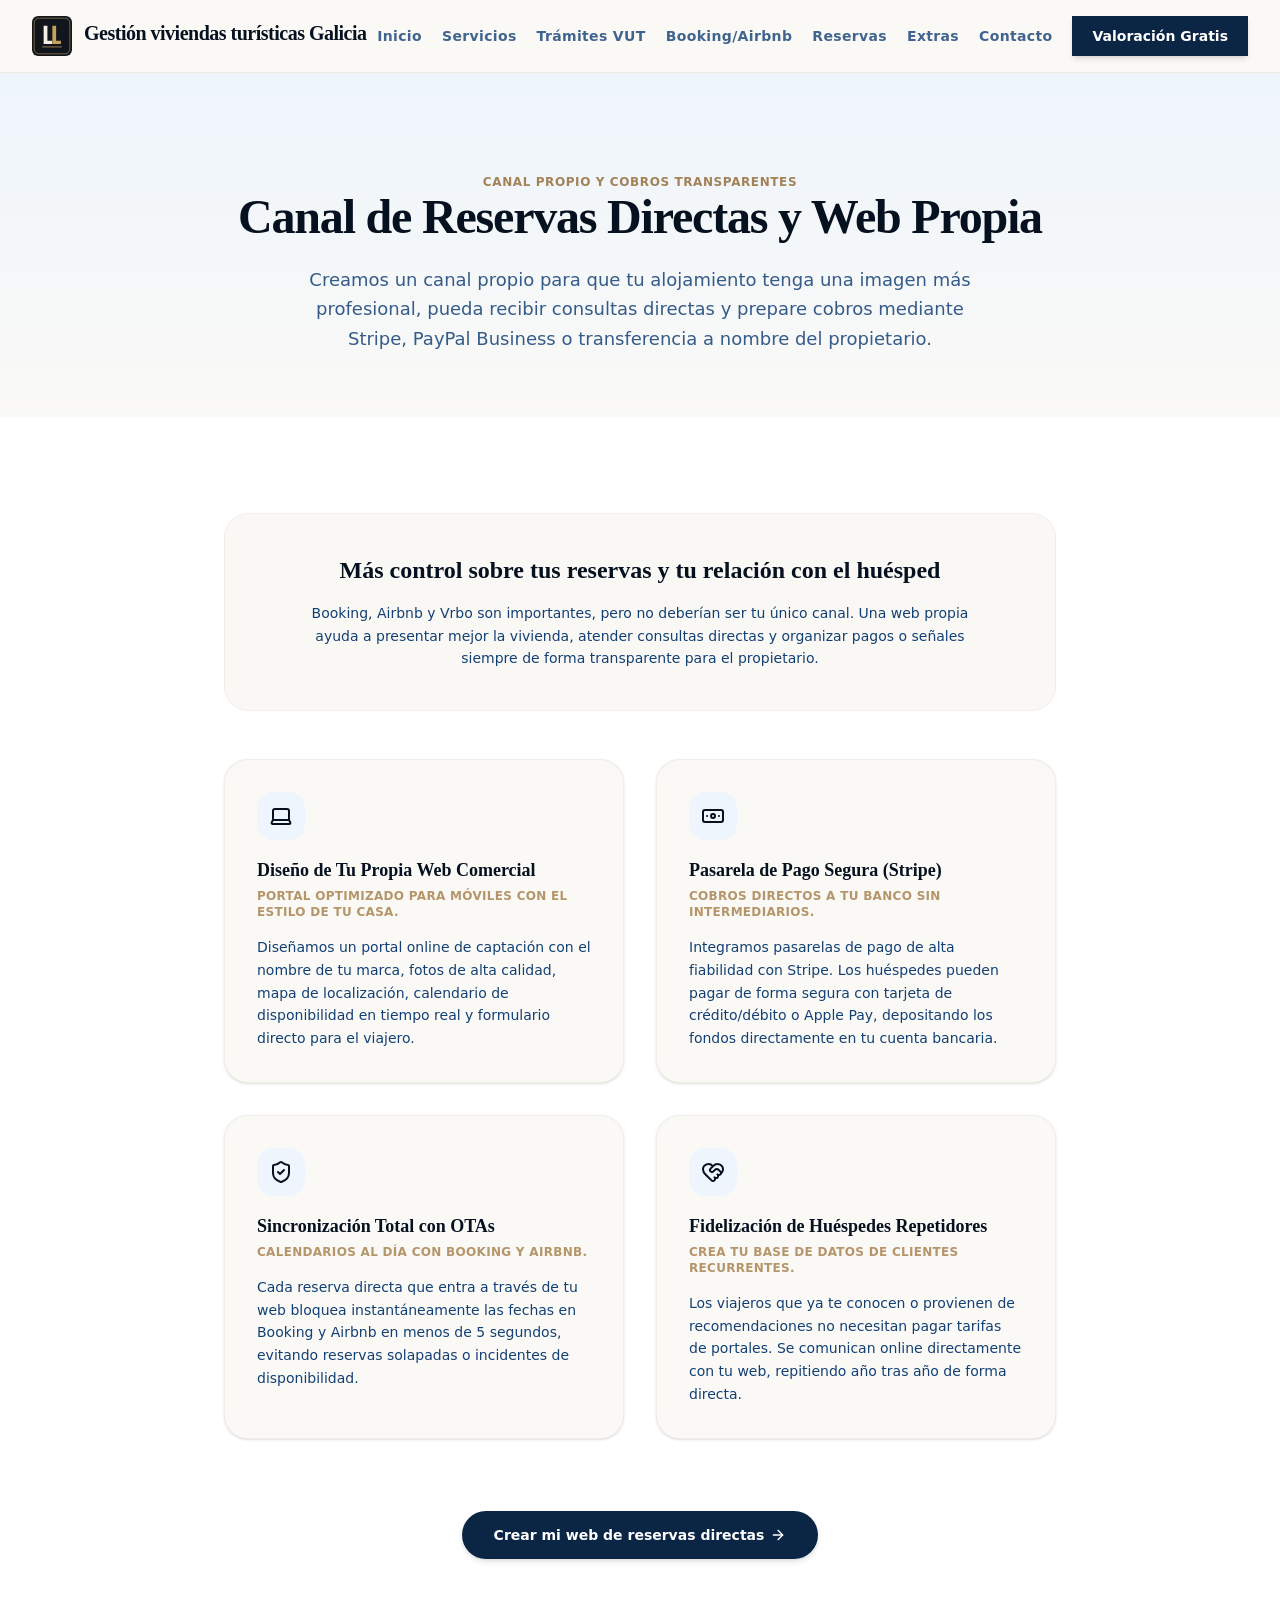
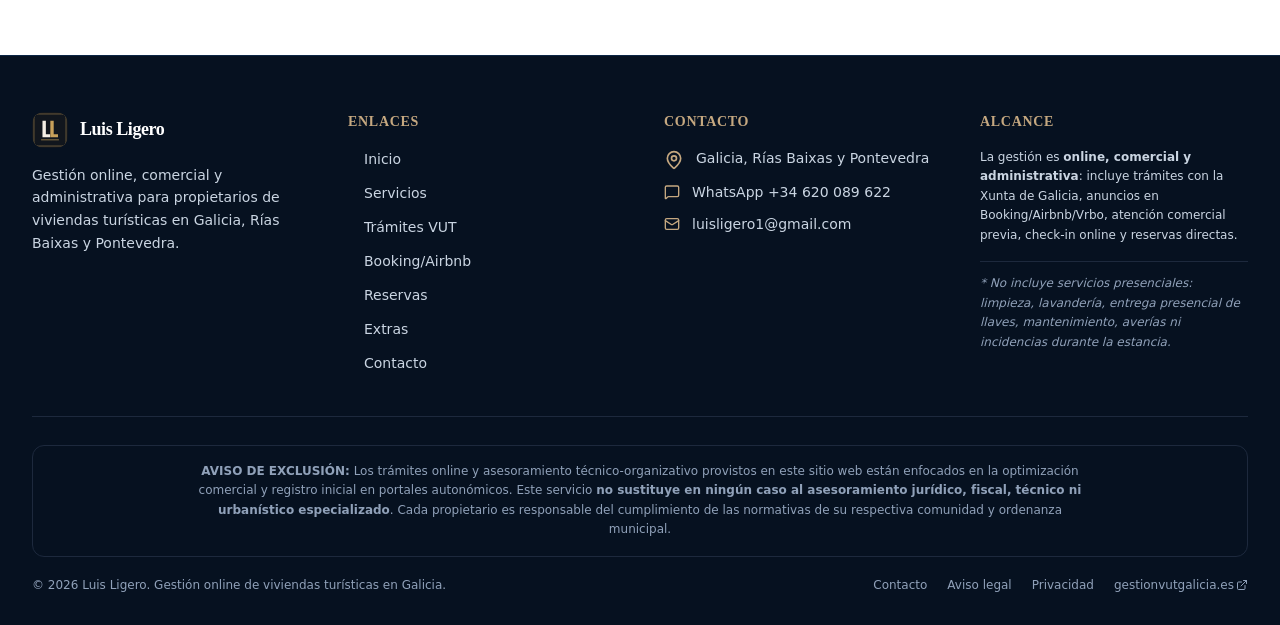
<file: reservas-directas.html>
<!DOCTYPE html><html lang="es" class="h-full antialiased"><head><meta charSet="utf-8"/><meta name="viewport" content="width=device-width, initial-scale=1"/><link rel="stylesheet" href="/_next/static/chunks/02nf581qanyjt.css" data-precedence="next"/><link rel="preload" as="script" fetchPriority="low" href="/_next/static/chunks/0lclmgfn-n7l1.js"/><script src="/_next/static/chunks/0pqt~8bl3ukh4.js" async=""></script><script src="/_next/static/chunks/10u3y4bw1ayzs.js" async=""></script><script src="/_next/static/chunks/0mmsd47xe~1uj.js" async=""></script><script src="/_next/static/chunks/turbopack-15btp665mj0ir.js" async=""></script><script src="/_next/static/chunks/0ime~6rqfk3uv.js" async=""></script><script src="/_next/static/chunks/0mgdau1s7dd.c.js" async=""></script><script src="/_next/static/chunks/0d3shmwh5_nmn.js" async=""></script><title>Reservas Directas para Viviendas Turísticas en Galicia | Gestión viviendas turísticas Galicia</title><meta name="description" content="Web propia, reservas directas y medios de pago para viviendas turísticas en Galicia, con cobros transparentes hacia el propietario."/><meta name="keywords" content="gestión viviendas turísticas Galicia,gestión VUT Galicia,alta VUT Galicia,trámites vivienda turística Galicia,gestión Airbnb Galicia,gestión Booking Galicia,reservas directas vivienda turística,check-in online vivienda turística,viviendas turísticas Rías Baixas,viviendas turísticas Pontevedra"/><meta name="robots" content="index, follow"/><link rel="canonical" href="https://gestionvutgalicia.es/reservas-directas"/><meta property="og:title" content="Gestión viviendas turísticas Galicia | Gestión Online de Viviendas Turísticas en Galicia"/><meta property="og:description" content="Gestión online de viviendas turísticas en Galicia: trámites VUT, plataformas, reservas directas, calendarios, precios y comunicación previa hasta la llegada."/><meta property="og:url" content="https://gestionvutgalicia.es"/><meta property="og:site_name" content="Gestión viviendas turísticas Galicia"/><meta property="og:locale" content="es_ES"/><meta property="og:type" content="website"/><meta name="twitter:card" content="summary_large_image"/><meta name="twitter:title" content="Gestión viviendas turísticas Galicia | Gestión de VUT en Galicia"/><meta name="twitter:description" content="Gestión online de Booking, Airbnb, Vrbo, trámites VUT y comunicación previa con huéspedes en Galicia."/><link rel="icon" href="/icon.svg?icon.0~c2et9mm5c.2.svg" sizes="any" type="image/svg+xml"/><script src="/_next/static/chunks/03~yq9q893hmn.js" noModule=""></script></head><body class="min-h-full flex flex-col font-sans bg-bone-50 text-atlantic-950"><div hidden=""><!--$--><!--/$--></div><script type="application/ld+json">{"@context":"https://schema.org","@graph":[{"@type":"ProfessionalService","@id":"https://gestionvutgalicia.es/#service","name":"Gestión viviendas turísticas Galicia","url":"https://gestionvutgalicia.es","logo":"https://gestionvutgalicia.es/icon.svg","image":"https://gestionvutgalicia.es/images/vivienda-turistica-galicia.png","description":"Gestión online, comercial y administrativa para propietarios de viviendas turísticas en Galicia, Rías Baixas y Pontevedra.","telephone":"+34 620 089 622","email":"luisligero1@gmail.com","address":{"@type":"PostalAddress","streetAddress":"Poio, Pontevedra, Galicia","addressLocality":"Poio","addressRegion":"Galicia","postalCode":"36995","addressCountry":"ES"},"geo":{"@type":"GeoCoordinates","latitude":"42.4310","longitude":"-8.6444"},"areaServed":[{"@type":"AdministrativeArea","name":"Galicia"},{"@type":"AdministrativeArea","name":"Rías Baixas"},{"@type":"AdministrativeArea","name":"Pontevedra"}],"openingHoursSpecification":{"@type":"OpeningHoursSpecification","dayOfWeek":["Monday","Tuesday","Wednesday","Thursday","Friday","Saturday","Sunday"],"opens":"00:00","closes":"23:59"}},{"@type":"Service","@id":"https://gestionvutgalicia.es/#management","name":"Gestión Online y Burocrática de Viviendas Turísticas","serviceType":"Holiday Rental Online Management","provider":{"@type":"LocalBusiness","name":"Gestión viviendas turísticas Galicia"},"areaServed":{"@type":"AdministrativeArea","name":"Galicia"},"description":"Gestión de trámites online, anuncios en Booking/Airbnb/Vrbo, calendarios, precios, reservas directas y comunicación previa con huéspedes."}]}</script><header class="sticky top-0 z-40 w-full border-b border-bone-200/80 bg-bone-50/95 backdrop-blur-xl"><div class="mx-auto max-w-[1500px] px-4 sm:px-6 lg:px-8"><div class="flex h-[72px] items-center justify-between gap-5"><div class="flex min-w-0 items-center"><a class="group flex min-w-0 items-center gap-3" href="/"><img alt="Luis Ligero" loading="lazy" width="40" height="40" decoding="async" data-nimg="1" class="h-10 w-10 shrink-0" style="color:transparent" src="/images/logo-ll.svg"/><span class="min-w-0 font-serif text-[15px] font-bold leading-tight tracking-tight text-atlantic-950 transition-colors group-hover:text-atlantic-700 sm:text-lg xl:text-xl"><span class="hidden max-w-[430px] truncate sm:inline-block">Gestión viviendas turísticas Galicia</span><span class="block max-w-[230px] truncate sm:hidden">Gestión viviendas turísticas</span></span></a></div><nav class="hidden xl:flex items-center gap-5 2xl:gap-7"><a class="relative whitespace-nowrap py-1 text-sm font-semibold tracking-wide transition-colors text-atlantic-700/80 hover:text-atlantic-950" href="/">Inicio</a><a class="relative whitespace-nowrap py-1 text-sm font-semibold tracking-wide transition-colors text-atlantic-700/80 hover:text-atlantic-950" href="/servicios">Servicios</a><a class="relative whitespace-nowrap py-1 text-sm font-semibold tracking-wide transition-colors text-atlantic-700/80 hover:text-atlantic-950" href="/tramites-vut-galicia">Trámites VUT</a><a class="relative whitespace-nowrap py-1 text-sm font-semibold tracking-wide transition-colors text-atlantic-700/80 hover:text-atlantic-950" href="/gestion-booking-airbnb-vrbo">Booking/Airbnb</a><a class="relative whitespace-nowrap py-1 text-sm font-semibold tracking-wide transition-colors text-atlantic-900" href="/reservas-directas">Reservas<span class="absolute bottom-0 left-0 right-0 h-0.5 bg-sand-500"></span></a><a class="relative whitespace-nowrap py-1 text-sm font-semibold tracking-wide transition-colors text-atlantic-700/80 hover:text-atlantic-950" href="/extras">Extras</a><a class="relative whitespace-nowrap py-1 text-sm font-semibold tracking-wide transition-colors text-atlantic-700/80 hover:text-atlantic-950" href="/contacto">Contacto</a></nav><div class="hidden shrink-0 xl:block"><a class="inline-flex items-center justify-center bg-atlantic-900 px-5 py-2.5 text-sm font-semibold text-white shadow-md transition hover:bg-atlantic-800 focus:outline-none focus:ring-2 focus:ring-atlantic-900 focus:ring-offset-2 2xl:px-6" href="/contacto">Valoración Gratis</a></div><div class="flex xl:hidden"><button type="button" class="inline-flex h-11 w-11 items-center justify-center border border-bone-200 bg-white text-atlantic-900 hover:bg-bone-100 focus:outline-none" aria-expanded="false"><span class="sr-only">Abrir menú principal</span><svg xmlns="http://www.w3.org/2000/svg" width="24" height="24" viewBox="0 0 24 24" fill="none" stroke="currentColor" stroke-width="2" stroke-linecap="round" stroke-linejoin="round" class="lucide lucide-menu h-6 w-6" aria-hidden="true"><path d="M4 5h16"></path><path d="M4 12h16"></path><path d="M4 19h16"></path></svg></button></div></div></div></header><main class="flex-grow"><div class="bg-bone-50"><section class="relative overflow-hidden pt-24 pb-16 bg-gradient-to-b from-atlantic-100 to-bone-50 text-center"><div class="mx-auto max-w-4xl px-4 sm:px-6 lg:px-8 space-y-6 relative z-10"><span class="text-xs uppercase font-bold tracking-wider text-sand-700 font-sans">Canal propio y cobros transparentes</span><h1 class="font-serif text-4xl sm:text-5xl font-bold tracking-tight text-atlantic-950">Canal de Reservas Directas y Web Propia</h1><p class="text-base sm:text-lg text-atlantic-700/85 max-w-2xl mx-auto leading-relaxed">Creamos un canal propio para que tu alojamiento tenga una imagen más profesional, pueda recibir consultas directas y prepare cobros mediante Stripe, PayPal Business o transferencia a nombre del propietario.</p></div></section><section class="py-16 sm:py-24 bg-white"><div class="mx-auto max-w-4xl px-4 sm:px-6 lg:px-8 space-y-12"><div class="bg-sand-50 border border-sand-100 rounded-3xl p-6 sm:p-10 text-center space-y-4"><h2 class="font-serif text-xl sm:text-2xl font-bold text-atlantic-950">Más control sobre tus reservas y tu relación con el huésped</h2><p class="text-xs sm:text-sm text-atlantic-700 leading-relaxed font-sans max-w-2xl mx-auto">Booking, Airbnb y Vrbo son importantes, pero no deberían ser tu único canal. Una web propia ayuda a presentar mejor la vivienda, atender consultas directas y organizar pagos o señales siempre de forma transparente para el propietario.</p></div><div class="grid grid-cols-1 md:grid-cols-2 gap-8"><div class="bg-bone-50 border border-bone-200/60 rounded-3xl p-6 sm:p-8 space-y-4 shadow-sm"><div class="flex h-12 w-12 items-center justify-center rounded-2xl bg-atlantic-100 text-atlantic-950"><svg xmlns="http://www.w3.org/2000/svg" width="24" height="24" viewBox="0 0 24 24" fill="none" stroke="currentColor" stroke-width="2" stroke-linecap="round" stroke-linejoin="round" class="lucide lucide-laptop h-6 w-6 text-atlantic-950" aria-hidden="true"><path d="M18 5a2 2 0 0 1 2 2v8.526a2 2 0 0 0 .212.897l1.068 2.127a1 1 0 0 1-.9 1.45H3.62a1 1 0 0 1-.9-1.45l1.068-2.127A2 2 0 0 0 4 15.526V7a2 2 0 0 1 2-2z"></path><path d="M20.054 15.987H3.946"></path></svg></div><div class="space-y-1"><h3 class="font-serif text-base sm:text-lg font-bold text-atlantic-950">Diseño de Tu Propia Web Comercial</h3><p class="text-xs font-bold text-sand-600 uppercase tracking-wide font-sans">Portal optimizado para móviles con el estilo de tu casa.</p></div><p class="text-xs sm:text-sm text-atlantic-700 leading-relaxed font-sans">Diseñamos un portal online de captación con el nombre de tu marca, fotos de alta calidad, mapa de localización, calendario de disponibilidad en tiempo real y formulario directo para el viajero.</p></div><div class="bg-bone-50 border border-bone-200/60 rounded-3xl p-6 sm:p-8 space-y-4 shadow-sm"><div class="flex h-12 w-12 items-center justify-center rounded-2xl bg-atlantic-100 text-atlantic-950"><svg xmlns="http://www.w3.org/2000/svg" width="24" height="24" viewBox="0 0 24 24" fill="none" stroke="currentColor" stroke-width="2" stroke-linecap="round" stroke-linejoin="round" class="lucide lucide-banknote h-6 w-6 text-atlantic-950" aria-hidden="true"><rect width="20" height="12" x="2" y="6" rx="2"></rect><circle cx="12" cy="12" r="2"></circle><path d="M6 12h.01M18 12h.01"></path></svg></div><div class="space-y-1"><h3 class="font-serif text-base sm:text-lg font-bold text-atlantic-950">Pasarela de Pago Segura (Stripe)</h3><p class="text-xs font-bold text-sand-600 uppercase tracking-wide font-sans">Cobros directos a tu banco sin intermediarios.</p></div><p class="text-xs sm:text-sm text-atlantic-700 leading-relaxed font-sans">Integramos pasarelas de pago de alta fiabilidad con Stripe. Los huéspedes pueden pagar de forma segura con tarjeta de crédito/débito o Apple Pay, depositando los fondos directamente en tu cuenta bancaria.</p></div><div class="bg-bone-50 border border-bone-200/60 rounded-3xl p-6 sm:p-8 space-y-4 shadow-sm"><div class="flex h-12 w-12 items-center justify-center rounded-2xl bg-atlantic-100 text-atlantic-950"><svg xmlns="http://www.w3.org/2000/svg" width="24" height="24" viewBox="0 0 24 24" fill="none" stroke="currentColor" stroke-width="2" stroke-linecap="round" stroke-linejoin="round" class="lucide lucide-shield-check h-6 w-6 text-atlantic-950" aria-hidden="true"><path d="M20 13c0 5-3.5 7.5-7.66 8.95a1 1 0 0 1-.67-.01C7.5 20.5 4 18 4 13V6a1 1 0 0 1 1-1c2 0 4.5-1.2 6.24-2.72a1.17 1.17 0 0 1 1.52 0C14.51 3.81 17 5 19 5a1 1 0 0 1 1 1z"></path><path d="m9 12 2 2 4-4"></path></svg></div><div class="space-y-1"><h3 class="font-serif text-base sm:text-lg font-bold text-atlantic-950">Sincronización Total con OTAs</h3><p class="text-xs font-bold text-sand-600 uppercase tracking-wide font-sans">Calendarios al día con Booking y Airbnb.</p></div><p class="text-xs sm:text-sm text-atlantic-700 leading-relaxed font-sans">Cada reserva directa que entra a través de tu web bloquea instantáneamente las fechas en Booking y Airbnb en menos de 5 segundos, evitando reservas solapadas o incidentes de disponibilidad.</p></div><div class="bg-bone-50 border border-bone-200/60 rounded-3xl p-6 sm:p-8 space-y-4 shadow-sm"><div class="flex h-12 w-12 items-center justify-center rounded-2xl bg-atlantic-100 text-atlantic-950"><svg xmlns="http://www.w3.org/2000/svg" width="24" height="24" viewBox="0 0 24 24" fill="none" stroke="currentColor" stroke-width="2" stroke-linecap="round" stroke-linejoin="round" class="lucide lucide-heart-handshake h-6 w-6 text-atlantic-950" aria-hidden="true"><path d="M19.414 14.414C21 12.828 22 11.5 22 9.5a5.5 5.5 0 0 0-9.591-3.676.6.6 0 0 1-.818.001A5.5 5.5 0 0 0 2 9.5c0 2.3 1.5 4 3 5.5l5.535 5.362a2 2 0 0 0 2.879.052 2.12 2.12 0 0 0-.004-3 2.124 2.124 0 1 0 3-3 2.124 2.124 0 0 0 3.004 0 2 2 0 0 0 0-2.828l-1.881-1.882a2.41 2.41 0 0 0-3.409 0l-1.71 1.71a2 2 0 0 1-2.828 0 2 2 0 0 1 0-2.828l2.823-2.762"></path></svg></div><div class="space-y-1"><h3 class="font-serif text-base sm:text-lg font-bold text-atlantic-950">Fidelización de Huéspedes Repetidores</h3><p class="text-xs font-bold text-sand-600 uppercase tracking-wide font-sans">Crea tu base de datos de clientes recurrentes.</p></div><p class="text-xs sm:text-sm text-atlantic-700 leading-relaxed font-sans">Los viajeros que ya te conocen o provienen de recomendaciones no necesitan pagar tarifas de portales. Se comunican online directamente con tu web, repitiendo año tras año de forma directa.</p></div></div><div class="text-center pt-6"><a class="inline-flex items-center justify-center rounded-full bg-atlantic-900 px-8 py-3.5 text-sm font-semibold text-white shadow-md hover:bg-atlantic-800 transition-all hover:scale-102 gap-1.5 group" href="/contacto">Crear mi web de reservas directas<svg xmlns="http://www.w3.org/2000/svg" width="24" height="24" viewBox="0 0 24 24" fill="none" stroke="currentColor" stroke-width="2" stroke-linecap="round" stroke-linejoin="round" class="lucide lucide-arrow-right h-4 w-4 group-hover:translate-x-0.5 transition-transform" aria-hidden="true"><path d="M5 12h14"></path><path d="m12 5 7 7-7 7"></path></svg></a></div></div></section></div><!--$--><!--/$--></main><footer class="bg-atlantic-950 text-white border-t border-atlantic-900 pt-10 pb-6 sm:pt-14 sm:pb-8"><div class="mx-auto max-w-7xl px-4 sm:px-6 lg:px-8"><div class="grid grid-cols-1 gap-7 md:grid-cols-2 lg:grid-cols-4 lg:gap-12 mb-7 sm:mb-10"><div class="md:col-span-1 space-y-4"><a class="flex items-center gap-3" href="/"><img alt="Luis Ligero" loading="lazy" width="36" height="36" decoding="async" data-nimg="1" class="h-9 w-9 rounded-xl" style="color:transparent" src="/images/logo-ll.svg"/><span class="font-serif text-lg font-bold tracking-tight text-white leading-tight">Luis Ligero</span></a><p class="text-sm text-slate-300 font-sans leading-relaxed">Gestión online, comercial y administrativa para propietarios de viviendas turísticas en Galicia, Rías Baixas y Pontevedra.</p></div><div class="hidden space-y-4 md:block"><h3 class="font-serif font-semibold text-sand-500 text-sm uppercase tracking-wider">Enlaces</h3><ul class="space-y-2.5"><li><a class="text-sm text-slate-300 hover:text-white transition-colors inline-flex items-center gap-1 group" href="/"><svg xmlns="http://www.w3.org/2000/svg" width="24" height="24" viewBox="0 0 24 24" fill="none" stroke="currentColor" stroke-width="2" stroke-linecap="round" stroke-linejoin="round" class="lucide lucide-arrow-right h-3 w-3 opacity-0 group-hover:opacity-100 -translate-x-1 group-hover:translate-x-0 transition-all text-sand-500" aria-hidden="true"><path d="M5 12h14"></path><path d="m12 5 7 7-7 7"></path></svg><span>Inicio</span></a></li><li><a class="text-sm text-slate-300 hover:text-white transition-colors inline-flex items-center gap-1 group" href="/servicios"><svg xmlns="http://www.w3.org/2000/svg" width="24" height="24" viewBox="0 0 24 24" fill="none" stroke="currentColor" stroke-width="2" stroke-linecap="round" stroke-linejoin="round" class="lucide lucide-arrow-right h-3 w-3 opacity-0 group-hover:opacity-100 -translate-x-1 group-hover:translate-x-0 transition-all text-sand-500" aria-hidden="true"><path d="M5 12h14"></path><path d="m12 5 7 7-7 7"></path></svg><span>Servicios</span></a></li><li><a class="text-sm text-slate-300 hover:text-white transition-colors inline-flex items-center gap-1 group" href="/tramites-vut-galicia"><svg xmlns="http://www.w3.org/2000/svg" width="24" height="24" viewBox="0 0 24 24" fill="none" stroke="currentColor" stroke-width="2" stroke-linecap="round" stroke-linejoin="round" class="lucide lucide-arrow-right h-3 w-3 opacity-0 group-hover:opacity-100 -translate-x-1 group-hover:translate-x-0 transition-all text-sand-500" aria-hidden="true"><path d="M5 12h14"></path><path d="m12 5 7 7-7 7"></path></svg><span>Trámites VUT</span></a></li><li><a class="text-sm text-slate-300 hover:text-white transition-colors inline-flex items-center gap-1 group" href="/gestion-booking-airbnb-vrbo"><svg xmlns="http://www.w3.org/2000/svg" width="24" height="24" viewBox="0 0 24 24" fill="none" stroke="currentColor" stroke-width="2" stroke-linecap="round" stroke-linejoin="round" class="lucide lucide-arrow-right h-3 w-3 opacity-0 group-hover:opacity-100 -translate-x-1 group-hover:translate-x-0 transition-all text-sand-500" aria-hidden="true"><path d="M5 12h14"></path><path d="m12 5 7 7-7 7"></path></svg><span>Booking/Airbnb</span></a></li><li><a class="text-sm text-slate-300 hover:text-white transition-colors inline-flex items-center gap-1 group" href="/reservas-directas"><svg xmlns="http://www.w3.org/2000/svg" width="24" height="24" viewBox="0 0 24 24" fill="none" stroke="currentColor" stroke-width="2" stroke-linecap="round" stroke-linejoin="round" class="lucide lucide-arrow-right h-3 w-3 opacity-0 group-hover:opacity-100 -translate-x-1 group-hover:translate-x-0 transition-all text-sand-500" aria-hidden="true"><path d="M5 12h14"></path><path d="m12 5 7 7-7 7"></path></svg><span>Reservas</span></a></li><li><a class="text-sm text-slate-300 hover:text-white transition-colors inline-flex items-center gap-1 group" href="/extras"><svg xmlns="http://www.w3.org/2000/svg" width="24" height="24" viewBox="0 0 24 24" fill="none" stroke="currentColor" stroke-width="2" stroke-linecap="round" stroke-linejoin="round" class="lucide lucide-arrow-right h-3 w-3 opacity-0 group-hover:opacity-100 -translate-x-1 group-hover:translate-x-0 transition-all text-sand-500" aria-hidden="true"><path d="M5 12h14"></path><path d="m12 5 7 7-7 7"></path></svg><span>Extras</span></a></li><li><a class="text-sm text-slate-300 hover:text-white transition-colors inline-flex items-center gap-1 group" href="/contacto"><svg xmlns="http://www.w3.org/2000/svg" width="24" height="24" viewBox="0 0 24 24" fill="none" stroke="currentColor" stroke-width="2" stroke-linecap="round" stroke-linejoin="round" class="lucide lucide-arrow-right h-3 w-3 opacity-0 group-hover:opacity-100 -translate-x-1 group-hover:translate-x-0 transition-all text-sand-500" aria-hidden="true"><path d="M5 12h14"></path><path d="m12 5 7 7-7 7"></path></svg><span>Contacto</span></a></li></ul></div><div class="space-y-4"><h3 class="font-serif font-semibold text-sand-500 text-sm uppercase tracking-wider">Contacto</h3><ul class="space-y-3 text-sm text-slate-300"><li class="flex items-start gap-3"><svg xmlns="http://www.w3.org/2000/svg" width="24" height="24" viewBox="0 0 24 24" fill="none" stroke="currentColor" stroke-width="2" stroke-linecap="round" stroke-linejoin="round" class="lucide lucide-map-pin h-5 w-5 text-sand-500 shrink-0 mt-0.5" aria-hidden="true"><path d="M20 10c0 4.993-5.539 10.193-7.399 11.799a1 1 0 0 1-1.202 0C9.539 20.193 4 14.993 4 10a8 8 0 0 1 16 0"></path><circle cx="12" cy="10" r="3"></circle></svg><span>Galicia, Rías Baixas y Pontevedra</span></li><li class="flex items-center gap-3"><svg xmlns="http://www.w3.org/2000/svg" width="24" height="24" viewBox="0 0 24 24" fill="none" stroke="currentColor" stroke-width="2" stroke-linecap="round" stroke-linejoin="round" class="lucide lucide-message-square h-4 w-4 text-sand-500 shrink-0" aria-hidden="true"><path d="M22 17a2 2 0 0 1-2 2H6.828a2 2 0 0 0-1.414.586l-2.202 2.202A.71.71 0 0 1 2 21.286V5a2 2 0 0 1 2-2h16a2 2 0 0 1 2 2z"></path></svg><a href="https://wa.me/34620089622" target="_blank" rel="noopener noreferrer" class="hover:text-white transition-colors">WhatsApp <!-- -->+34 620 089 622</a></li><li class="flex items-center gap-3"><svg xmlns="http://www.w3.org/2000/svg" width="24" height="24" viewBox="0 0 24 24" fill="none" stroke="currentColor" stroke-width="2" stroke-linecap="round" stroke-linejoin="round" class="lucide lucide-mail h-4 w-4 text-sand-500 shrink-0" aria-hidden="true"><path d="m22 7-8.991 5.727a2 2 0 0 1-2.009 0L2 7"></path><rect x="2" y="4" width="20" height="16" rx="2"></rect></svg><a href="mailto:luisligero1@gmail.com" class="hover:text-white transition-colors">luisligero1@gmail.com</a></li></ul></div><div class="space-y-3 sm:space-y-4"><h3 class="font-serif font-semibold text-sand-500 text-sm uppercase tracking-wider">Alcance</h3><p class="text-xs text-slate-300 leading-relaxed">La gestión es <strong>online, comercial y administrativa</strong>: incluye trámites con la Xunta de Galicia, anuncios en Booking/Airbnb/Vrbo, atención comercial previa, check-in online y reservas directas.</p><p class="text-xs text-slate-400 leading-relaxed italic border-t border-slate-800 pt-3">* No incluye servicios presenciales: limpieza, lavandería, entrega presencial de llaves, mantenimiento, averías ni incidencias durante la estancia.</p></div></div><div class="border-t border-slate-800 pt-5 mt-6 space-y-5 sm:pt-7 sm:mt-8"><div class="hidden bg-atlantic-950 p-4 rounded-xl border border-slate-800 text-center sm:block"><p class="text-xs text-slate-400 max-w-4xl mx-auto leading-relaxed"><strong>AVISO DE EXCLUSIÓN:</strong> Los trámites online y asesoramiento técnico-organizativo provistos en este sitio web están enfocados en la optimización comercial y registro inicial en portales autonómicos. Este servicio <strong>no sustituye en ningún caso al asesoramiento jurídico, fiscal, técnico ni urbanístico especializado</strong>. Cada propietario es responsable del cumplimiento de las normativas de su respectiva comunidad y ordenanza municipal.</p></div><p class="text-[11px] leading-relaxed text-slate-500 sm:hidden">Servicio online y comercial. No sustituye asesoramiento jurídico, fiscal, técnico ni urbanístico especializado.</p><div class="flex flex-col items-start justify-between gap-4 text-xs text-slate-400 sm:items-center lg:flex-row"><p>© <!-- -->2026<!-- --> Luis Ligero. Gestión online de viviendas turísticas en Galicia.</p><div class="flex flex-wrap items-center justify-center gap-x-5 gap-y-2"><a class="hover:text-white transition-colors" href="/contacto">Contacto</a><a class="hover:text-white transition-colors" href="/aviso-legal">Aviso legal</a><a class="hover:text-white transition-colors" href="/privacidad">Privacidad</a><a href="https://gestionvutgalicia.es" class="hover:text-white transition-colors inline-flex items-center gap-0.5"><span>gestionvutgalicia.es</span><svg xmlns="http://www.w3.org/2000/svg" width="24" height="24" viewBox="0 0 24 24" fill="none" stroke="currentColor" stroke-width="2" stroke-linecap="round" stroke-linejoin="round" class="lucide lucide-external-link h-3 w-3" aria-hidden="true"><path d="M15 3h6v6"></path><path d="M10 14 21 3"></path><path d="M18 13v6a2 2 0 0 1-2 2H5a2 2 0 0 1-2-2V8a2 2 0 0 1 2-2h6"></path></svg></a></div></div></div></div></footer><div class="fixed bottom-6 right-6 z-50 pointer-events-auto" style="opacity:0;transform:scale(0)"><a href="https://wa.me/34620089622?text=Hola!%20Me%20pongo%20en%20contacto%20a%20trav%C3%A9s%20de%20la%20web%20para%20solicitar%20informaci%C3%B3n%20sobre%20la%20gesti%C3%B3n%20online%20de%20mi%20vivienda%20tur%C3%ADstica%20en%20Galicia." target="_blank" rel="noopener noreferrer" aria-label="Hablar por WhatsApp" class="group relative flex items-center justify-center h-14 w-14 rounded-full bg-emerald-600 text-white shadow-lg hover:bg-emerald-500 transition-colors duration-300 focus:outline-none focus:ring-2 focus:ring-emerald-600 focus:ring-offset-2"><span class="absolute -inset-0.5 rounded-full bg-emerald-600 opacity-40 group-hover:scale-125 animate-ping duration-1000 -z-10"></span><svg xmlns="http://www.w3.org/2000/svg" width="24" height="24" viewBox="0 0 24 24" fill="none" stroke="currentColor" stroke-width="2" stroke-linecap="round" stroke-linejoin="round" class="lucide lucide-message-circle h-7 w-7 fill-white" aria-hidden="true"><path d="M2.992 16.342a2 2 0 0 1 .094 1.167l-1.065 3.29a1 1 0 0 0 1.236 1.168l3.413-.998a2 2 0 0 1 1.099.092 10 10 0 1 0-4.777-4.719"></path></svg><span class="absolute right-16 top-1/2 -translate-y-1/2 scale-0 group-hover:scale-100 bg-atlantic-900 text-white text-xs font-semibold px-3 py-1.5 rounded-lg shadow-md whitespace-nowrap origin-right transition-all duration-200">¿Hablamos por WhatsApp?</span></a></div><script src="/_next/static/chunks/0lclmgfn-n7l1.js" id="_R_" async=""></script><script>(self.__next_f=self.__next_f||[]).push([0])</script><script>self.__next_f.push([1,"1:\"$Sreact.fragment\"\n3:I[36852,[\"/_next/static/chunks/0ime~6rqfk3uv.js\",\"/_next/static/chunks/0mgdau1s7dd.c.js\",\"/_next/static/chunks/0d3shmwh5_nmn.js\"],\"default\"]\n4:I[39756,[\"/_next/static/chunks/0ime~6rqfk3uv.js\",\"/_next/static/chunks/0mgdau1s7dd.c.js\",\"/_next/static/chunks/0d3shmwh5_nmn.js\"],\"default\"]\n5:I[37457,[\"/_next/static/chunks/0ime~6rqfk3uv.js\",\"/_next/static/chunks/0mgdau1s7dd.c.js\",\"/_next/static/chunks/0d3shmwh5_nmn.js\"],\"default\"]\nc:I[68027,[\"/_next/static/chunks/0ime~6rqfk3uv.js\",\"/_next/static/chunks/0mgdau1s7dd.c.js\",\"/_next/static/chunks/0d3shmwh5_nmn.js\"],\"default\",1]\n:HL[\"/_next/static/chunks/02nf581qanyjt.css\",\"style\"]\n2:T657,"])</script><script>self.__next_f.push([1,"{\"@context\":\"https://schema.org\",\"@graph\":[{\"@type\":\"ProfessionalService\",\"@id\":\"https://gestionvutgalicia.es/#service\",\"name\":\"Gestión viviendas turísticas Galicia\",\"url\":\"https://gestionvutgalicia.es\",\"logo\":\"https://gestionvutgalicia.es/icon.svg\",\"image\":\"https://gestionvutgalicia.es/images/vivienda-turistica-galicia.png\",\"description\":\"Gestión online, comercial y administrativa para propietarios de viviendas turísticas en Galicia, Rías Baixas y Pontevedra.\",\"telephone\":\"+34 620 089 622\",\"email\":\"luisligero1@gmail.com\",\"address\":{\"@type\":\"PostalAddress\",\"streetAddress\":\"Poio, Pontevedra, Galicia\",\"addressLocality\":\"Poio\",\"addressRegion\":\"Galicia\",\"postalCode\":\"36995\",\"addressCountry\":\"ES\"},\"geo\":{\"@type\":\"GeoCoordinates\",\"latitude\":\"42.4310\",\"longitude\":\"-8.6444\"},\"areaServed\":[{\"@type\":\"AdministrativeArea\",\"name\":\"Galicia\"},{\"@type\":\"AdministrativeArea\",\"name\":\"Rías Baixas\"},{\"@type\":\"AdministrativeArea\",\"name\":\"Pontevedra\"}],\"openingHoursSpecification\":{\"@type\":\"OpeningHoursSpecification\",\"dayOfWeek\":[\"Monday\",\"Tuesday\",\"Wednesday\",\"Thursday\",\"Friday\",\"Saturday\",\"Sunday\"],\"opens\":\"00:00\",\"closes\":\"23:59\"}},{\"@type\":\"Service\",\"@id\":\"https://gestionvutgalicia.es/#management\",\"name\":\"Gestión Online y Burocrática de Viviendas Turísticas\",\"serviceType\":\"Holiday Rental Online Management\",\"provider\":{\"@type\":\"LocalBusiness\",\"name\":\"Gestión viviendas turísticas Galicia\"},\"areaServed\":{\"@type\":\"AdministrativeArea\",\"name\":\"Galicia\"},\"description\":\"Gestión de trámites online, anuncios en Booking/Airbnb/Vrbo, calendarios, precios, reservas directas y comunicación previa con huéspedes.\"}]}"])</script><script>self.__next_f.push([1,"0:{\"P\":null,\"c\":[\"\",\"reservas-directas\"],\"q\":\"\",\"i\":false,\"f\":[[[\"\",{\"children\":[\"reservas-directas\",{\"children\":[\"__PAGE__\",{}]}]},\"$undefined\",\"$undefined\",16],[[\"$\",\"$1\",\"c\",{\"children\":[[[\"$\",\"link\",\"0\",{\"rel\":\"stylesheet\",\"href\":\"/_next/static/chunks/02nf581qanyjt.css\",\"precedence\":\"next\",\"crossOrigin\":\"$undefined\",\"nonce\":\"$undefined\"}],[\"$\",\"script\",\"script-0\",{\"src\":\"/_next/static/chunks/0ime~6rqfk3uv.js\",\"async\":true,\"nonce\":\"$undefined\"}],[\"$\",\"script\",\"script-1\",{\"src\":\"/_next/static/chunks/0mgdau1s7dd.c.js\",\"async\":true,\"nonce\":\"$undefined\"}],[\"$\",\"script\",\"script-2\",{\"src\":\"/_next/static/chunks/0d3shmwh5_nmn.js\",\"async\":true,\"nonce\":\"$undefined\"}]],[\"$\",\"html\",null,{\"lang\":\"es\",\"className\":\"h-full antialiased\",\"children\":[\"$\",\"body\",null,{\"className\":\"min-h-full flex flex-col font-sans bg-bone-50 text-atlantic-950\",\"children\":[[\"$\",\"script\",null,{\"type\":\"application/ld+json\",\"dangerouslySetInnerHTML\":{\"__html\":\"$2\"}}],[\"$\",\"$L3\",null,{}],[\"$\",\"main\",null,{\"className\":\"flex-grow\",\"children\":[\"$\",\"$L4\",null,{\"parallelRouterKey\":\"children\",\"error\":\"$undefined\",\"errorStyles\":\"$undefined\",\"errorScripts\":\"$undefined\",\"template\":[\"$\",\"$L5\",null,{}],\"templateStyles\":\"$undefined\",\"templateScripts\":\"$undefined\",\"notFound\":[[[\"$\",\"title\",null,{\"children\":\"404: This page could not be found.\"}],[\"$\",\"div\",null,{\"style\":{\"fontFamily\":\"system-ui,\\\"Segoe UI\\\",Roboto,Helvetica,Arial,sans-serif,\\\"Apple Color Emoji\\\",\\\"Segoe UI Emoji\\\"\",\"height\":\"100vh\",\"textAlign\":\"center\",\"display\":\"flex\",\"flexDirection\":\"column\",\"alignItems\":\"center\",\"justifyContent\":\"center\"},\"children\":[\"$\",\"div\",null,{\"children\":[[\"$\",\"style\",null,{\"dangerouslySetInnerHTML\":{\"__html\":\"body{color:#000;background:#fff;margin:0}.next-error-h1{border-right:1px solid rgba(0,0,0,.3)}@media (prefers-color-scheme:dark){body{color:#fff;background:#000}.next-error-h1{border-right:1px solid rgba(255,255,255,.3)}}\"}}],[\"$\",\"h1\",null,{\"className\":\"next-error-h1\",\"style\":{\"display\":\"inline-block\",\"margin\":\"0 20px 0 0\",\"padding\":\"0 23px 0 0\",\"fontSize\":24,\"fontWeight\":500,\"verticalAlign\":\"top\",\"lineHeight\":\"49px\"},\"children\":404}],[\"$\",\"div\",null,{\"style\":{\"display\":\"inline-block\"},\"children\":[\"$\",\"h2\",null,{\"style\":{\"fontSize\":14,\"fontWeight\":400,\"lineHeight\":\"49px\",\"margin\":0},\"children\":\"This page could not be found.\"}]}]]}]}]],[]],\"forbidden\":\"$undefined\",\"unauthorized\":\"$undefined\"}]}],[\"$\",\"footer\",null,{\"className\":\"bg-atlantic-950 text-white border-t border-atlantic-900 pt-10 pb-6 sm:pt-14 sm:pb-8\",\"children\":\"$L6\"}],\"$L7\"]}]}]]}],{\"children\":[\"$L8\",{\"children\":[\"$L9\",{},null,false,null]},null,false,\"$@a\"]},null,false,null],\"$Lb\",false]],\"m\":\"$undefined\",\"G\":[\"$c\",[\"$Ld\"]],\"S\":true,\"h\":null,\"s\":\"$undefined\",\"l\":\"$undefined\",\"p\":\"$undefined\",\"d\":\"$undefined\",\"b\":\"7HqTK1mJ3YsoaxEiVyxfX\"}\n"])</script><script>self.__next_f.push([1,"e:I[22016,[\"/_next/static/chunks/0ime~6rqfk3uv.js\",\"/_next/static/chunks/0mgdau1s7dd.c.js\",\"/_next/static/chunks/0d3shmwh5_nmn.js\"],\"\"]\nf:I[85437,[\"/_next/static/chunks/0ime~6rqfk3uv.js\",\"/_next/static/chunks/0mgdau1s7dd.c.js\",\"/_next/static/chunks/0d3shmwh5_nmn.js\"],\"Image\"]\n10:I[5014,[\"/_next/static/chunks/0ime~6rqfk3uv.js\",\"/_next/static/chunks/0mgdau1s7dd.c.js\",\"/_next/static/chunks/0d3shmwh5_nmn.js\"],\"default\"]\n15:I[26111,[\"/_next/static/chunks/0ime~6rqfk3uv.js\",\"/_next/static/chunks/0mgdau1s7dd.c.js\",\"/_next/static/chunks/0d3shmwh5_nmn.js\"],\"default\"]\n1c:I[97367,[\"/_next/static/chunks/0ime~6rqfk3uv.js\",\"/_next/static/chunks/0mgdau1s7dd.c.js\",\"/_next/static/chunks/0d3shmwh5_nmn.js\"],\"ViewportBoundary\"]\n1e:I[97367,[\"/_next/static/chunks/0ime~6rqfk3uv.js\",\"/_next/static/chunks/0mgdau1s7dd.c.js\",\"/_next/static/chunks/0d3shmwh5_nmn.js\"],\"MetadataBoundary\"]\n1f:\"$Sreact.suspense\"\n"])</script><script>self.__next_f.push([1,"6:[\"$\",\"div\",null,{\"className\":\"mx-auto max-w-7xl px-4 sm:px-6 lg:px-8\",\"children\":[[\"$\",\"div\",null,{\"className\":\"grid grid-cols-1 gap-7 md:grid-cols-2 lg:grid-cols-4 lg:gap-12 mb-7 sm:mb-10\",\"children\":[[\"$\",\"div\",null,{\"className\":\"md:col-span-1 space-y-4\",\"children\":[[\"$\",\"$Le\",null,{\"href\":\"/\",\"className\":\"flex items-center gap-3\",\"children\":[[\"$\",\"$Lf\",null,{\"src\":\"/images/logo-ll.svg\",\"alt\":\"Luis Ligero\",\"width\":36,\"height\":36,\"className\":\"h-9 w-9 rounded-xl\"}],[\"$\",\"span\",null,{\"className\":\"font-serif text-lg font-bold tracking-tight text-white leading-tight\",\"children\":\"Luis Ligero\"}]]}],[\"$\",\"p\",null,{\"className\":\"text-sm text-slate-300 font-sans leading-relaxed\",\"children\":\"Gestión online, comercial y administrativa para propietarios de viviendas turísticas en Galicia, Rías Baixas y Pontevedra.\"}]]}],[\"$\",\"div\",null,{\"className\":\"hidden space-y-4 md:block\",\"children\":[[\"$\",\"h3\",null,{\"className\":\"font-serif font-semibold text-sand-500 text-sm uppercase tracking-wider\",\"children\":\"Enlaces\"}],[\"$\",\"ul\",null,{\"className\":\"space-y-2.5\",\"children\":[[\"$\",\"li\",\"/\",{\"children\":[\"$\",\"$Le\",null,{\"href\":\"/\",\"className\":\"text-sm text-slate-300 hover:text-white transition-colors inline-flex items-center gap-1 group\",\"children\":[[\"$\",\"$L10\",null,{\"ref\":\"$undefined\",\"iconNode\":[[\"path\",{\"d\":\"M5 12h14\",\"key\":\"1ays0h\"}],[\"path\",{\"d\":\"m12 5 7 7-7 7\",\"key\":\"xquz4c\"}]],\"className\":\"lucide-arrow-right h-3 w-3 opacity-0 group-hover:opacity-100 -translate-x-1 group-hover:translate-x-0 transition-all text-sand-500\"}],[\"$\",\"span\",null,{\"children\":\"Inicio\"}]]}]}],[\"$\",\"li\",\"/servicios\",{\"children\":[\"$\",\"$Le\",null,{\"href\":\"/servicios\",\"className\":\"text-sm text-slate-300 hover:text-white transition-colors inline-flex items-center gap-1 group\",\"children\":[[\"$\",\"$L10\",null,{\"ref\":\"$undefined\",\"iconNode\":\"$6:props:children:0:props:children:1:props:children:1:props:children:0:props:children:props:children:0:props:iconNode\",\"className\":\"lucide-arrow-right h-3 w-3 opacity-0 group-hover:opacity-100 -translate-x-1 group-hover:translate-x-0 transition-all text-sand-500\"}],[\"$\",\"span\",null,{\"children\":\"Servicios\"}]]}]}],[\"$\",\"li\",\"/tramites-vut-galicia\",{\"children\":[\"$\",\"$Le\",null,{\"href\":\"/tramites-vut-galicia\",\"className\":\"text-sm text-slate-300 hover:text-white transition-colors inline-flex items-center gap-1 group\",\"children\":[[\"$\",\"$L10\",null,{\"ref\":\"$undefined\",\"iconNode\":\"$6:props:children:0:props:children:1:props:children:1:props:children:0:props:children:props:children:0:props:iconNode\",\"className\":\"lucide-arrow-right h-3 w-3 opacity-0 group-hover:opacity-100 -translate-x-1 group-hover:translate-x-0 transition-all text-sand-500\"}],[\"$\",\"span\",null,{\"children\":\"Trámites VUT\"}]]}]}],[\"$\",\"li\",\"/gestion-booking-airbnb-vrbo\",{\"children\":[\"$\",\"$Le\",null,{\"href\":\"/gestion-booking-airbnb-vrbo\",\"className\":\"text-sm text-slate-300 hover:text-white transition-colors inline-flex items-center gap-1 group\",\"children\":[[\"$\",\"$L10\",null,{\"ref\":\"$undefined\",\"iconNode\":\"$6:props:children:0:props:children:1:props:children:1:props:children:0:props:children:props:children:0:props:iconNode\",\"className\":\"lucide-arrow-right h-3 w-3 opacity-0 group-hover:opacity-100 -translate-x-1 group-hover:translate-x-0 transition-all text-sand-500\"}],[\"$\",\"span\",null,{\"children\":\"Booking/Airbnb\"}]]}]}],[\"$\",\"li\",\"/reservas-directas\",{\"children\":[\"$\",\"$Le\",null,{\"href\":\"/reservas-directas\",\"className\":\"text-sm text-slate-300 hover:text-white transition-colors inline-flex items-center gap-1 group\",\"children\":[[\"$\",\"$L10\",null,{\"ref\":\"$undefined\",\"iconNode\":\"$6:props:children:0:props:children:1:props:children:1:props:children:0:props:children:props:children:0:props:iconNode\",\"className\":\"lucide-arrow-right h-3 w-3 opacity-0 group-hover:opacity-100 -translate-x-1 group-hover:translate-x-0 transition-all text-sand-500\"}],[\"$\",\"span\",null,{\"children\":\"Reservas\"}]]}]}],[\"$\",\"li\",\"/extras\",{\"children\":[\"$\",\"$Le\",null,{\"href\":\"/extras\",\"className\":\"text-sm text-slate-300 hover:text-white transition-colors inline-flex items-center gap-1 group\",\"children\":[[\"$\",\"$L10\",null,{\"ref\":\"$undefined\",\"iconNode\":\"$6:props:children:0:props:children:1:props:children:1:props:children:0:props:children:props:children:0:props:iconNode\",\"className\":\"lucide-arrow-right h-3 w-3 opacity-0 group-hover:opacity-100 -translate-x-1 group-hover:translate-x-0 transition-all text-sand-500\"}],[\"$\",\"span\",null,{\"children\":\"Extras\"}]]}]}],[\"$\",\"li\",\"/contacto\",{\"children\":[\"$\",\"$Le\",null,{\"href\":\"/contacto\",\"className\":\"text-sm text-slate-300 hover:text-white transition-colors inline-flex items-center gap-1 group\",\"children\":[[\"$\",\"$L10\",null,{\"ref\":\"$undefined\",\"iconNode\":\"$6:props:children:0:props:children:1:props:children:1:props:children:0:props:children:props:children:0:props:iconNode\",\"className\":\"lucide-arrow-right h-3 w-3 opacity-0 group-hover:opacity-100 -translate-x-1 group-hover:translate-x-0 transition-all text-sand-500\"}],\"$L11\"]}]}]]}]]}],\"$L12\",\"$L13\"]}],\"$L14\"]}]\n"])</script><script>self.__next_f.push([1,"7:[\"$\",\"$L15\",null,{}]\n8:[\"$\",\"$1\",\"c\",{\"children\":[null,[\"$\",\"$L4\",null,{\"parallelRouterKey\":\"children\",\"error\":\"$undefined\",\"errorStyles\":\"$undefined\",\"errorScripts\":\"$undefined\",\"template\":[\"$\",\"$L5\",null,{}],\"templateStyles\":\"$undefined\",\"templateScripts\":\"$undefined\",\"notFound\":\"$undefined\",\"forbidden\":\"$undefined\",\"unauthorized\":\"$undefined\"}]]}]\n"])</script><script>self.__next_f.push([1,"9:[\"$\",\"$1\",\"c\",{\"children\":[[\"$\",\"div\",null,{\"className\":\"bg-bone-50\",\"children\":[[\"$\",\"section\",null,{\"className\":\"relative overflow-hidden pt-24 pb-16 bg-gradient-to-b from-atlantic-100 to-bone-50 text-center\",\"children\":[\"$\",\"div\",null,{\"className\":\"mx-auto max-w-4xl px-4 sm:px-6 lg:px-8 space-y-6 relative z-10\",\"children\":[[\"$\",\"span\",null,{\"className\":\"text-xs uppercase font-bold tracking-wider text-sand-700 font-sans\",\"children\":\"Canal propio y cobros transparentes\"}],[\"$\",\"h1\",null,{\"className\":\"font-serif text-4xl sm:text-5xl font-bold tracking-tight text-atlantic-950\",\"children\":\"Canal de Reservas Directas y Web Propia\"}],[\"$\",\"p\",null,{\"className\":\"text-base sm:text-lg text-atlantic-700/85 max-w-2xl mx-auto leading-relaxed\",\"children\":\"Creamos un canal propio para que tu alojamiento tenga una imagen más profesional, pueda recibir consultas directas y prepare cobros mediante Stripe, PayPal Business o transferencia a nombre del propietario.\"}]]}]}],[\"$\",\"section\",null,{\"className\":\"py-16 sm:py-24 bg-white\",\"children\":[\"$\",\"div\",null,{\"className\":\"mx-auto max-w-4xl px-4 sm:px-6 lg:px-8 space-y-12\",\"children\":[[\"$\",\"div\",null,{\"className\":\"bg-sand-50 border border-sand-100 rounded-3xl p-6 sm:p-10 text-center space-y-4\",\"children\":[[\"$\",\"h2\",null,{\"className\":\"font-serif text-xl sm:text-2xl font-bold text-atlantic-950\",\"children\":\"Más control sobre tus reservas y tu relación con el huésped\"}],[\"$\",\"p\",null,{\"className\":\"text-xs sm:text-sm text-atlantic-700 leading-relaxed font-sans max-w-2xl mx-auto\",\"children\":\"Booking, Airbnb y Vrbo son importantes, pero no deberían ser tu único canal. Una web propia ayuda a presentar mejor la vivienda, atender consultas directas y organizar pagos o señales siempre de forma transparente para el propietario.\"}]]}],[\"$\",\"div\",null,{\"className\":\"grid grid-cols-1 md:grid-cols-2 gap-8\",\"children\":[[\"$\",\"div\",\"0\",{\"className\":\"bg-bone-50 border border-bone-200/60 rounded-3xl p-6 sm:p-8 space-y-4 shadow-sm\",\"children\":[[\"$\",\"div\",null,{\"className\":\"flex h-12 w-12 items-center justify-center rounded-2xl bg-atlantic-100 text-atlantic-950\",\"children\":[\"$\",\"$L10\",null,{\"ref\":\"$undefined\",\"iconNode\":[[\"path\",{\"d\":\"M18 5a2 2 0 0 1 2 2v8.526a2 2 0 0 0 .212.897l1.068 2.127a1 1 0 0 1-.9 1.45H3.62a1 1 0 0 1-.9-1.45l1.068-2.127A2 2 0 0 0 4 15.526V7a2 2 0 0 1 2-2z\",\"key\":\"1pdavp\"}],[\"path\",{\"d\":\"M20.054 15.987H3.946\",\"key\":\"14rxg9\"}]],\"className\":\"lucide-laptop h-6 w-6 text-atlantic-950\"}]}],[\"$\",\"div\",null,{\"className\":\"space-y-1\",\"children\":[[\"$\",\"h3\",null,{\"className\":\"font-serif text-base sm:text-lg font-bold text-atlantic-950\",\"children\":\"Diseño de Tu Propia Web Comercial\"}],[\"$\",\"p\",null,{\"className\":\"text-xs font-bold text-sand-600 uppercase tracking-wide font-sans\",\"children\":\"Portal optimizado para móviles con el estilo de tu casa.\"}]]}],[\"$\",\"p\",null,{\"className\":\"text-xs sm:text-sm text-atlantic-700 leading-relaxed font-sans\",\"children\":\"Diseñamos un portal online de captación con el nombre de tu marca, fotos de alta calidad, mapa de localización, calendario de disponibilidad en tiempo real y formulario directo para el viajero.\"}]]}],[\"$\",\"div\",\"1\",{\"className\":\"bg-bone-50 border border-bone-200/60 rounded-3xl p-6 sm:p-8 space-y-4 shadow-sm\",\"children\":[[\"$\",\"div\",null,{\"className\":\"flex h-12 w-12 items-center justify-center rounded-2xl bg-atlantic-100 text-atlantic-950\",\"children\":[\"$\",\"$L10\",null,{\"ref\":\"$undefined\",\"iconNode\":[[\"rect\",{\"width\":\"20\",\"height\":\"12\",\"x\":\"2\",\"y\":\"6\",\"rx\":\"2\",\"key\":\"9lu3g6\"}],[\"circle\",{\"cx\":\"12\",\"cy\":\"12\",\"r\":\"2\",\"key\":\"1c9p78\"}],[\"path\",{\"d\":\"M6 12h.01M18 12h.01\",\"key\":\"113zkx\"}]],\"className\":\"lucide-banknote h-6 w-6 text-atlantic-950\"}]}],[\"$\",\"div\",null,{\"className\":\"space-y-1\",\"children\":[[\"$\",\"h3\",null,{\"className\":\"font-serif text-base sm:text-lg font-bold text-atlantic-950\",\"children\":\"Pasarela de Pago Segura (Stripe)\"}],[\"$\",\"p\",null,{\"className\":\"text-xs font-bold text-sand-600 uppercase tracking-wide font-sans\",\"children\":\"Cobros directos a tu banco sin intermediarios.\"}]]}],\"$L16\"]}],\"$L17\",\"$L18\"]}],\"$L19\"]}]}]]}],null,\"$L1a\"]}]\n"])</script><script>self.__next_f.push([1,"1b:[]\na:\"$W1b\"\nb:[\"$\",\"$1\",\"h\",{\"children\":[null,[\"$\",\"$L1c\",null,{\"children\":\"$L1d\"}],[\"$\",\"div\",null,{\"hidden\":true,\"children\":[\"$\",\"$L1e\",null,{\"children\":[\"$\",\"$1f\",null,{\"name\":\"Next.Metadata\",\"children\":\"$L20\"}]}]}],null]}]\nd:[\"$\",\"link\",\"0\",{\"rel\":\"stylesheet\",\"href\":\"/_next/static/chunks/02nf581qanyjt.css\",\"precedence\":\"next\",\"crossOrigin\":\"$undefined\",\"nonce\":\"$undefined\"}]\n"])</script><script>self.__next_f.push([1,"21:I[97367,[\"/_next/static/chunks/0ime~6rqfk3uv.js\",\"/_next/static/chunks/0mgdau1s7dd.c.js\",\"/_next/static/chunks/0d3shmwh5_nmn.js\"],\"OutletBoundary\"]\n11:[\"$\",\"span\",null,{\"children\":\"Contacto\"}]\n"])</script><script>self.__next_f.push([1,"12:[\"$\",\"div\",null,{\"className\":\"space-y-4\",\"children\":[[\"$\",\"h3\",null,{\"className\":\"font-serif font-semibold text-sand-500 text-sm uppercase tracking-wider\",\"children\":\"Contacto\"}],[\"$\",\"ul\",null,{\"className\":\"space-y-3 text-sm text-slate-300\",\"children\":[[\"$\",\"li\",null,{\"className\":\"flex items-start gap-3\",\"children\":[[\"$\",\"$L10\",null,{\"ref\":\"$undefined\",\"iconNode\":[[\"path\",{\"d\":\"M20 10c0 4.993-5.539 10.193-7.399 11.799a1 1 0 0 1-1.202 0C9.539 20.193 4 14.993 4 10a8 8 0 0 1 16 0\",\"key\":\"1r0f0z\"}],[\"circle\",{\"cx\":\"12\",\"cy\":\"10\",\"r\":\"3\",\"key\":\"ilqhr7\"}]],\"className\":\"lucide-map-pin h-5 w-5 text-sand-500 shrink-0 mt-0.5\"}],[\"$\",\"span\",null,{\"children\":\"Galicia, Rías Baixas y Pontevedra\"}]]}],[\"$\",\"li\",null,{\"className\":\"flex items-center gap-3\",\"children\":[[\"$\",\"$L10\",null,{\"ref\":\"$undefined\",\"iconNode\":[[\"path\",{\"d\":\"M22 17a2 2 0 0 1-2 2H6.828a2 2 0 0 0-1.414.586l-2.202 2.202A.71.71 0 0 1 2 21.286V5a2 2 0 0 1 2-2h16a2 2 0 0 1 2 2z\",\"key\":\"18887p\"}]],\"className\":\"lucide-message-square h-4 w-4 text-sand-500 shrink-0\"}],[\"$\",\"a\",null,{\"href\":\"https://wa.me/34620089622\",\"target\":\"_blank\",\"rel\":\"noopener noreferrer\",\"className\":\"hover:text-white transition-colors\",\"children\":[\"WhatsApp \",\"+34 620 089 622\"]}]]}],[\"$\",\"li\",null,{\"className\":\"flex items-center gap-3\",\"children\":[[\"$\",\"$L10\",null,{\"ref\":\"$undefined\",\"iconNode\":[[\"path\",{\"d\":\"m22 7-8.991 5.727a2 2 0 0 1-2.009 0L2 7\",\"key\":\"132q7q\"}],[\"rect\",{\"x\":\"2\",\"y\":\"4\",\"width\":\"20\",\"height\":\"16\",\"rx\":\"2\",\"key\":\"izxlao\"}]],\"className\":\"lucide-mail h-4 w-4 text-sand-500 shrink-0\"}],[\"$\",\"a\",null,{\"href\":\"mailto:luisligero1@gmail.com\",\"className\":\"hover:text-white transition-colors\",\"children\":\"luisligero1@gmail.com\"}]]}]]}]]}]\n"])</script><script>self.__next_f.push([1,"13:[\"$\",\"div\",null,{\"className\":\"space-y-3 sm:space-y-4\",\"children\":[[\"$\",\"h3\",null,{\"className\":\"font-serif font-semibold text-sand-500 text-sm uppercase tracking-wider\",\"children\":\"Alcance\"}],[\"$\",\"p\",null,{\"className\":\"text-xs text-slate-300 leading-relaxed\",\"children\":[\"La gestión es \",[\"$\",\"strong\",null,{\"children\":\"online, comercial y administrativa\"}],\": incluye trámites con la Xunta de Galicia, anuncios en Booking/Airbnb/Vrbo, atención comercial previa, check-in online y reservas directas.\"]}],[\"$\",\"p\",null,{\"className\":\"text-xs text-slate-400 leading-relaxed italic border-t border-slate-800 pt-3\",\"children\":\"* No incluye servicios presenciales: limpieza, lavandería, entrega presencial de llaves, mantenimiento, averías ni incidencias durante la estancia.\"}]]}]\n"])</script><script>self.__next_f.push([1,"14:[\"$\",\"div\",null,{\"className\":\"border-t border-slate-800 pt-5 mt-6 space-y-5 sm:pt-7 sm:mt-8\",\"children\":[[\"$\",\"div\",null,{\"className\":\"hidden bg-atlantic-950 p-4 rounded-xl border border-slate-800 text-center sm:block\",\"children\":[\"$\",\"p\",null,{\"className\":\"text-xs text-slate-400 max-w-4xl mx-auto leading-relaxed\",\"children\":[[\"$\",\"strong\",null,{\"children\":\"AVISO DE EXCLUSIÓN:\"}],\" Los trámites online y asesoramiento técnico-organizativo provistos en este sitio web están enfocados en la optimización comercial y registro inicial en portales autonómicos. Este servicio \",[\"$\",\"strong\",null,{\"children\":\"no sustituye en ningún caso al asesoramiento jurídico, fiscal, técnico ni urbanístico especializado\"}],\". Cada propietario es responsable del cumplimiento de las normativas de su respectiva comunidad y ordenanza municipal.\"]}]}],[\"$\",\"p\",null,{\"className\":\"text-[11px] leading-relaxed text-slate-500 sm:hidden\",\"children\":\"Servicio online y comercial. No sustituye asesoramiento jurídico, fiscal, técnico ni urbanístico especializado.\"}],[\"$\",\"div\",null,{\"className\":\"flex flex-col items-start justify-between gap-4 text-xs text-slate-400 sm:items-center lg:flex-row\",\"children\":[[\"$\",\"p\",null,{\"children\":[\"© \",2026,\" Luis Ligero. Gestión online de viviendas turísticas en Galicia.\"]}],[\"$\",\"div\",null,{\"className\":\"flex flex-wrap items-center justify-center gap-x-5 gap-y-2\",\"children\":[[\"$\",\"$Le\",null,{\"href\":\"/contacto\",\"className\":\"hover:text-white transition-colors\",\"children\":\"Contacto\"}],[\"$\",\"$Le\",null,{\"href\":\"/aviso-legal\",\"className\":\"hover:text-white transition-colors\",\"children\":\"Aviso legal\"}],[\"$\",\"$Le\",null,{\"href\":\"/privacidad\",\"className\":\"hover:text-white transition-colors\",\"children\":\"Privacidad\"}],[\"$\",\"a\",null,{\"href\":\"https://gestionvutgalicia.es\",\"className\":\"hover:text-white transition-colors inline-flex items-center gap-0.5\",\"children\":[[\"$\",\"span\",null,{\"children\":\"gestionvutgalicia.es\"}],[\"$\",\"$L10\",null,{\"ref\":\"$undefined\",\"iconNode\":[[\"path\",{\"d\":\"M15 3h6v6\",\"key\":\"1q9fwt\"}],[\"path\",{\"d\":\"M10 14 21 3\",\"key\":\"gplh6r\"}],[\"path\",{\"d\":\"M18 13v6a2 2 0 0 1-2 2H5a2 2 0 0 1-2-2V8a2 2 0 0 1 2-2h6\",\"key\":\"a6xqqp\"}]],\"className\":\"lucide-external-link h-3 w-3\"}]]}]]}]]}]]}]\n"])</script><script>self.__next_f.push([1,"16:[\"$\",\"p\",null,{\"className\":\"text-xs sm:text-sm text-atlantic-700 leading-relaxed font-sans\",\"children\":\"Integramos pasarelas de pago de alta fiabilidad con Stripe. Los huéspedes pueden pagar de forma segura con tarjeta de crédito/débito o Apple Pay, depositando los fondos directamente en tu cuenta bancaria.\"}]\n17:[\"$\",\"div\",\"2\",{\"className\":\"bg-bone-50 border border-bone-200/60 rounded-3xl p-6 sm:p-8 space-y-4 shadow-sm\",\"children\":[[\"$\",\"div\",null,{\"className\":\"flex h-12 w-12 items-center justify-center rounded-2xl bg-atlantic-100 text-atlantic-950\",\"children\":[\"$\",\"$L10\",null,{\"ref\":\"$undefined\",\"iconNode\":[[\"path\",{\"d\":\"M20 13c0 5-3.5 7.5-7.66 8.95a1 1 0 0 1-.67-.01C7.5 20.5 4 18 4 13V6a1 1 0 0 1 1-1c2 0 4.5-1.2 6.24-2.72a1.17 1.17 0 0 1 1.52 0C14.51 3.81 17 5 19 5a1 1 0 0 1 1 1z\",\"key\":\"oel41y\"}],[\"path\",{\"d\":\"m9 12 2 2 4-4\",\"key\":\"dzmm74\"}]],\"className\":\"lucide-shield-check h-6 w-6 text-atlantic-950\"}]}],[\"$\",\"div\",null,{\"className\":\"space-y-1\",\"children\":[[\"$\",\"h3\",null,{\"className\":\"font-serif text-base sm:text-lg font-bold text-atlantic-950\",\"children\":\"Sincronización Total con OTAs\"}],[\"$\",\"p\",null,{\"className\":\"text-xs font-bold text-sand-600 uppercase tracking-wide font-sans\",\"children\":\"Calendarios al día con Booking y Airbnb.\"}]]}],[\"$\",\"p\",null,{\"className\":\"text-xs sm:text-sm text-atlantic-700 leading-relaxed font-sans\",\"children\":\"Cada reserva directa que entra a través de tu web bloquea instantáneamente las fechas en Booking y Airbnb en menos de 5 segundos, evitando reservas solapadas o incidentes de disponibilidad.\"}]]}]\n"])</script><script>self.__next_f.push([1,"18:[\"$\",\"div\",\"3\",{\"className\":\"bg-bone-50 border border-bone-200/60 rounded-3xl p-6 sm:p-8 space-y-4 shadow-sm\",\"children\":[[\"$\",\"div\",null,{\"className\":\"flex h-12 w-12 items-center justify-center rounded-2xl bg-atlantic-100 text-atlantic-950\",\"children\":[\"$\",\"$L10\",null,{\"ref\":\"$undefined\",\"iconNode\":[[\"path\",{\"d\":\"M19.414 14.414C21 12.828 22 11.5 22 9.5a5.5 5.5 0 0 0-9.591-3.676.6.6 0 0 1-.818.001A5.5 5.5 0 0 0 2 9.5c0 2.3 1.5 4 3 5.5l5.535 5.362a2 2 0 0 0 2.879.052 2.12 2.12 0 0 0-.004-3 2.124 2.124 0 1 0 3-3 2.124 2.124 0 0 0 3.004 0 2 2 0 0 0 0-2.828l-1.881-1.882a2.41 2.41 0 0 0-3.409 0l-1.71 1.71a2 2 0 0 1-2.828 0 2 2 0 0 1 0-2.828l2.823-2.762\",\"key\":\"17lmqv\"}]],\"className\":\"lucide-heart-handshake h-6 w-6 text-atlantic-950\"}]}],[\"$\",\"div\",null,{\"className\":\"space-y-1\",\"children\":[[\"$\",\"h3\",null,{\"className\":\"font-serif text-base sm:text-lg font-bold text-atlantic-950\",\"children\":\"Fidelización de Huéspedes Repetidores\"}],[\"$\",\"p\",null,{\"className\":\"text-xs font-bold text-sand-600 uppercase tracking-wide font-sans\",\"children\":\"Crea tu base de datos de clientes recurrentes.\"}]]}],[\"$\",\"p\",null,{\"className\":\"text-xs sm:text-sm text-atlantic-700 leading-relaxed font-sans\",\"children\":\"Los viajeros que ya te conocen o provienen de recomendaciones no necesitan pagar tarifas de portales. Se comunican online directamente con tu web, repitiendo año tras año de forma directa.\"}]]}]\n"])</script><script>self.__next_f.push([1,"19:[\"$\",\"div\",null,{\"className\":\"text-center pt-6\",\"children\":[\"$\",\"$Le\",null,{\"href\":\"/contacto\",\"className\":\"inline-flex items-center justify-center rounded-full bg-atlantic-900 px-8 py-3.5 text-sm font-semibold text-white shadow-md hover:bg-atlantic-800 transition-all hover:scale-102 gap-1.5 group\",\"children\":[\"Crear mi web de reservas directas\",[\"$\",\"$L10\",null,{\"ref\":\"$undefined\",\"iconNode\":\"$6:props:children:0:props:children:1:props:children:1:props:children:0:props:children:props:children:0:props:iconNode\",\"className\":\"lucide-arrow-right h-4 w-4 group-hover:translate-x-0.5 transition-transform\"}]]}]}]\n1a:[\"$\",\"$L21\",null,{\"children\":[\"$\",\"$1f\",null,{\"name\":\"Next.MetadataOutlet\",\"children\":\"$@22\"}]}]\n"])</script><script>self.__next_f.push([1,"1d:[[\"$\",\"meta\",\"0\",{\"charSet\":\"utf-8\"}],[\"$\",\"meta\",\"1\",{\"name\":\"viewport\",\"content\":\"width=device-width, initial-scale=1\"}]]\n"])</script><script>self.__next_f.push([1,"23:I[27201,[\"/_next/static/chunks/0ime~6rqfk3uv.js\",\"/_next/static/chunks/0mgdau1s7dd.c.js\",\"/_next/static/chunks/0d3shmwh5_nmn.js\"],\"IconMark\"]\n"])</script><script>self.__next_f.push([1,"20:[[\"$\",\"title\",\"0\",{\"children\":\"Reservas Directas para Viviendas Turísticas en Galicia | Gestión viviendas turísticas Galicia\"}],[\"$\",\"meta\",\"1\",{\"name\":\"description\",\"content\":\"Web propia, reservas directas y medios de pago para viviendas turísticas en Galicia, con cobros transparentes hacia el propietario.\"}],[\"$\",\"meta\",\"2\",{\"name\":\"keywords\",\"content\":\"gestión viviendas turísticas Galicia,gestión VUT Galicia,alta VUT Galicia,trámites vivienda turística Galicia,gestión Airbnb Galicia,gestión Booking Galicia,reservas directas vivienda turística,check-in online vivienda turística,viviendas turísticas Rías Baixas,viviendas turísticas Pontevedra\"}],[\"$\",\"meta\",\"3\",{\"name\":\"robots\",\"content\":\"index, follow\"}],[\"$\",\"link\",\"4\",{\"rel\":\"canonical\",\"href\":\"https://gestionvutgalicia.es/reservas-directas\"}],[\"$\",\"meta\",\"5\",{\"property\":\"og:title\",\"content\":\"Gestión viviendas turísticas Galicia | Gestión Online de Viviendas Turísticas en Galicia\"}],[\"$\",\"meta\",\"6\",{\"property\":\"og:description\",\"content\":\"Gestión online de viviendas turísticas en Galicia: trámites VUT, plataformas, reservas directas, calendarios, precios y comunicación previa hasta la llegada.\"}],[\"$\",\"meta\",\"7\",{\"property\":\"og:url\",\"content\":\"https://gestionvutgalicia.es\"}],[\"$\",\"meta\",\"8\",{\"property\":\"og:site_name\",\"content\":\"Gestión viviendas turísticas Galicia\"}],[\"$\",\"meta\",\"9\",{\"property\":\"og:locale\",\"content\":\"es_ES\"}],[\"$\",\"meta\",\"10\",{\"property\":\"og:type\",\"content\":\"website\"}],[\"$\",\"meta\",\"11\",{\"name\":\"twitter:card\",\"content\":\"summary_large_image\"}],[\"$\",\"meta\",\"12\",{\"name\":\"twitter:title\",\"content\":\"Gestión viviendas turísticas Galicia | Gestión de VUT en Galicia\"}],[\"$\",\"meta\",\"13\",{\"name\":\"twitter:description\",\"content\":\"Gestión online de Booking, Airbnb, Vrbo, trámites VUT y comunicación previa con huéspedes en Galicia.\"}],[\"$\",\"link\",\"14\",{\"rel\":\"icon\",\"href\":\"/icon.svg?icon.0~c2et9mm5c.2.svg\",\"sizes\":\"any\",\"type\":\"image/svg+xml\"}],[\"$\",\"$L23\",\"15\",{}]]\n"])</script><script>self.__next_f.push([1,"22:null\n"])</script></body></html>
</file>
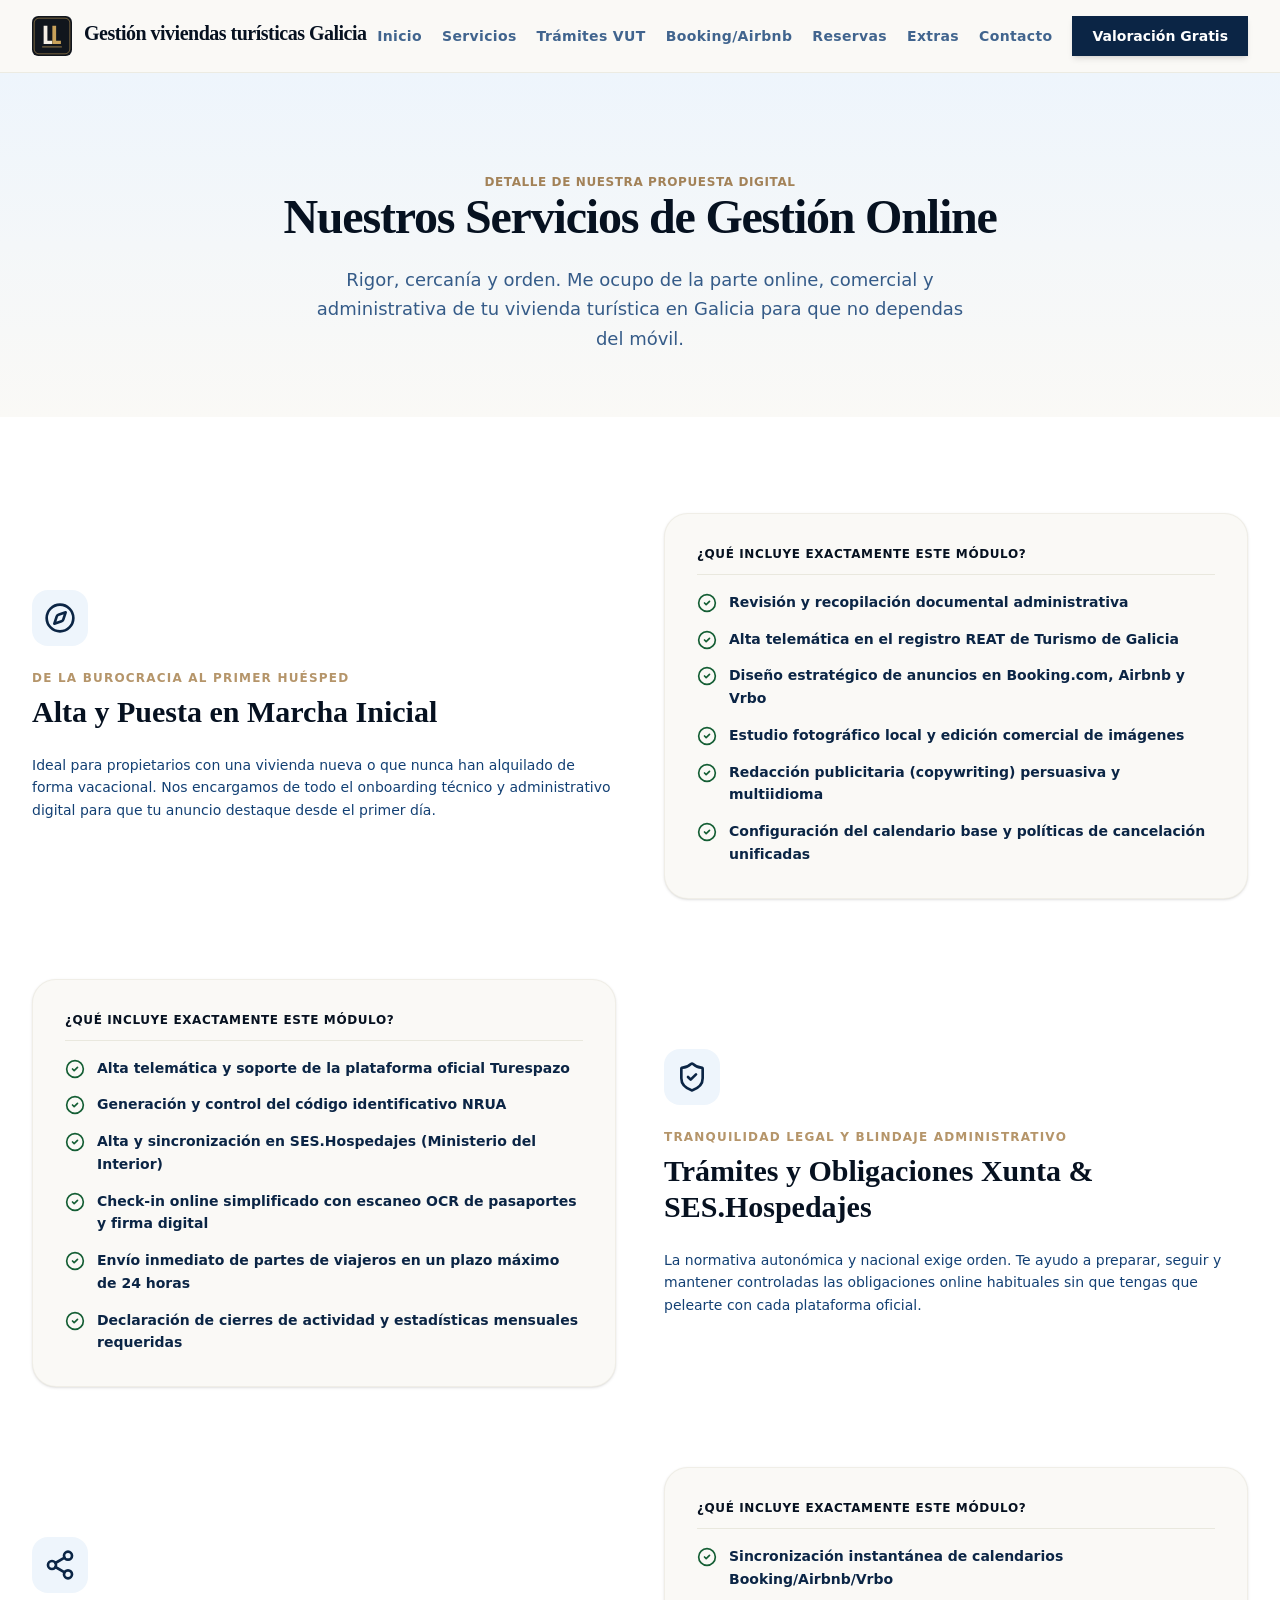
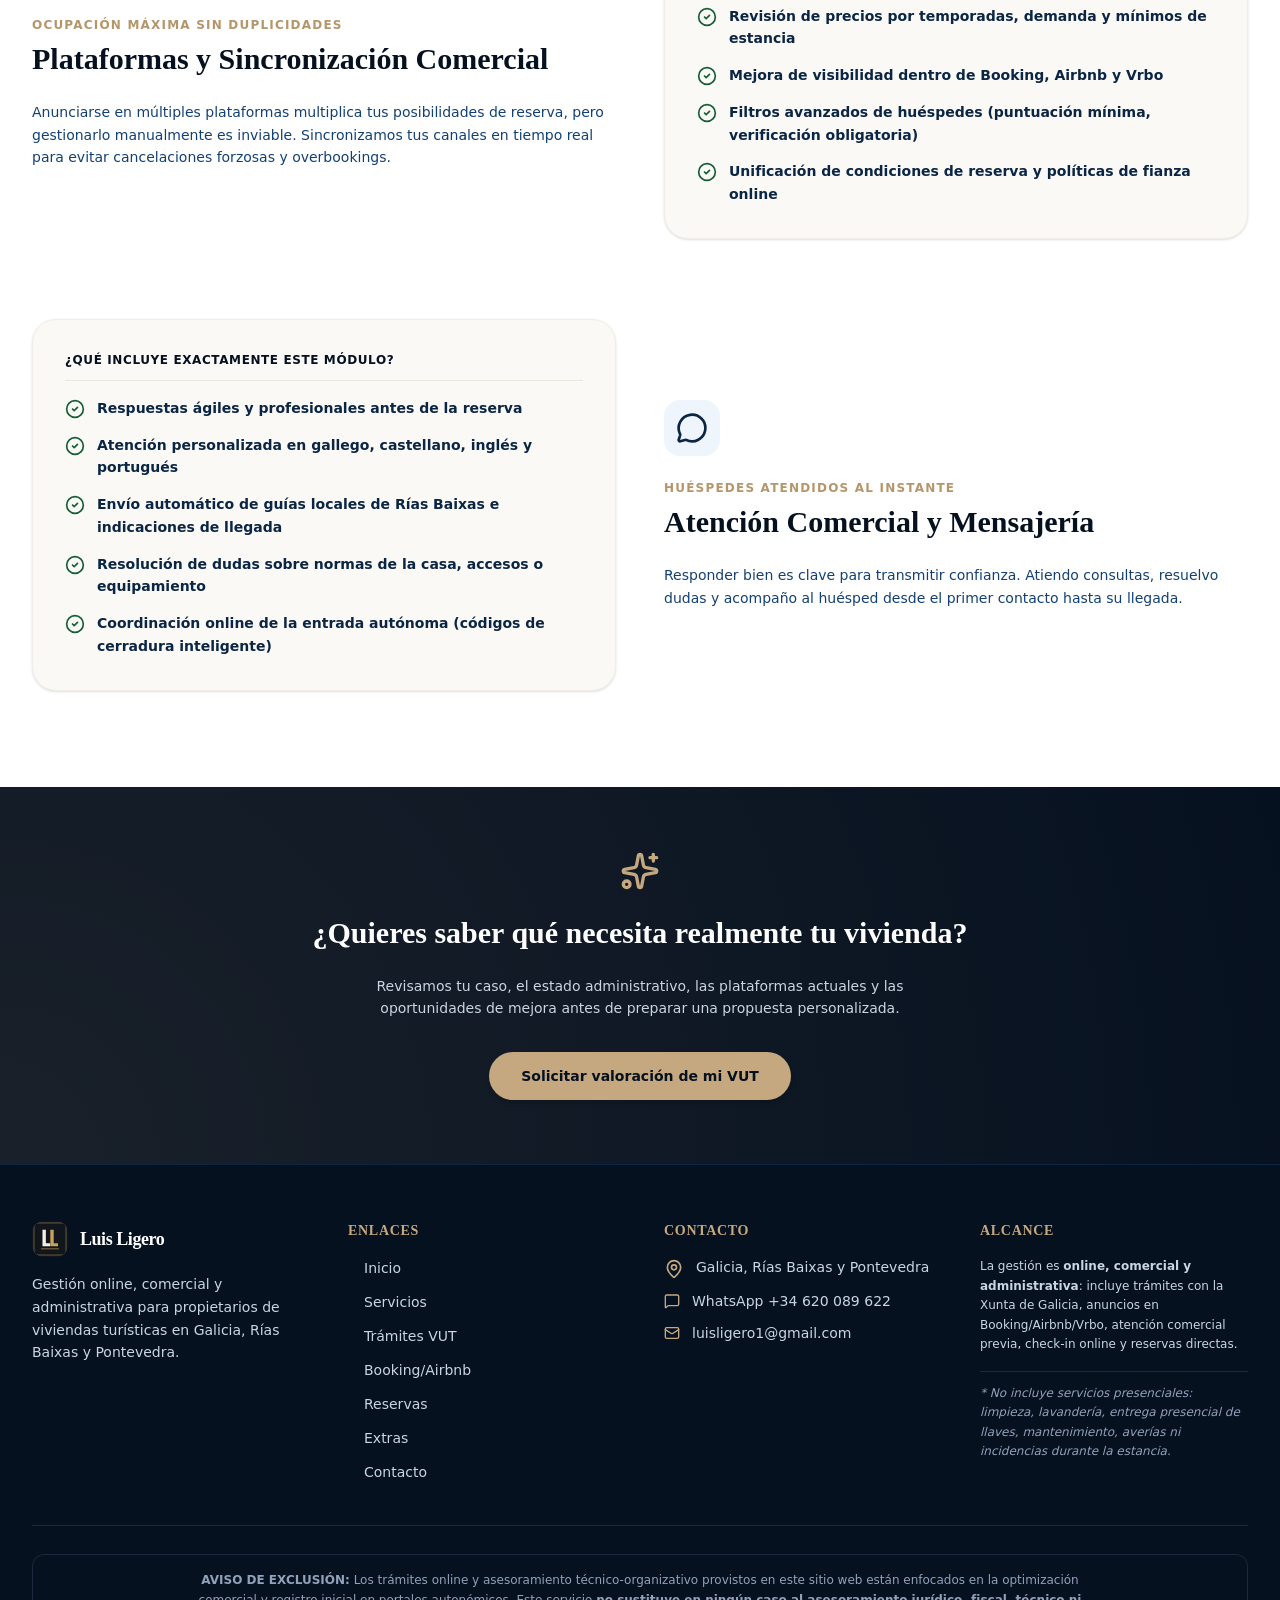
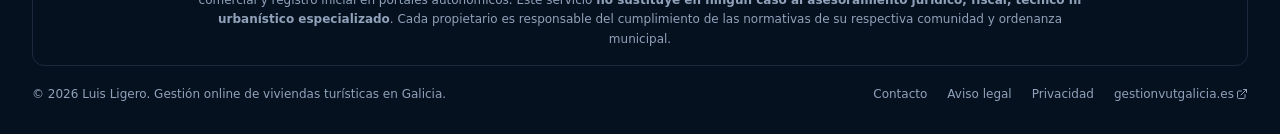
<file: servicios.html>
<!DOCTYPE html><html lang="es" class="h-full antialiased"><head><meta charSet="utf-8"/><meta name="viewport" content="width=device-width, initial-scale=1"/><link rel="stylesheet" href="/_next/static/chunks/02nf581qanyjt.css" data-precedence="next"/><link rel="preload" as="script" fetchPriority="low" href="/_next/static/chunks/0lclmgfn-n7l1.js"/><script src="/_next/static/chunks/0pqt~8bl3ukh4.js" async=""></script><script src="/_next/static/chunks/10u3y4bw1ayzs.js" async=""></script><script src="/_next/static/chunks/0mmsd47xe~1uj.js" async=""></script><script src="/_next/static/chunks/turbopack-15btp665mj0ir.js" async=""></script><script src="/_next/static/chunks/0ime~6rqfk3uv.js" async=""></script><script src="/_next/static/chunks/0mgdau1s7dd.c.js" async=""></script><script src="/_next/static/chunks/0d3shmwh5_nmn.js" async=""></script><title>Servicios de Gestión Online para Viviendas Vacacionales | Gestión viviendas turísticas Galicia</title><meta name="description" content="Servicios de gestión online para viviendas turísticas: alta VUT, trámites, Booking, Airbnb, Vrbo, reservas directas, mensajes y seguimiento."/><meta name="keywords" content="gestión viviendas turísticas Galicia,gestión VUT Galicia,alta VUT Galicia,trámites vivienda turística Galicia,gestión Airbnb Galicia,gestión Booking Galicia,reservas directas vivienda turística,check-in online vivienda turística,viviendas turísticas Rías Baixas,viviendas turísticas Pontevedra"/><meta name="robots" content="index, follow"/><link rel="canonical" href="https://gestionvutgalicia.es/servicios"/><meta property="og:title" content="Gestión viviendas turísticas Galicia | Gestión Online de Viviendas Turísticas en Galicia"/><meta property="og:description" content="Gestión online de viviendas turísticas en Galicia: trámites VUT, plataformas, reservas directas, calendarios, precios y comunicación previa hasta la llegada."/><meta property="og:url" content="https://gestionvutgalicia.es"/><meta property="og:site_name" content="Gestión viviendas turísticas Galicia"/><meta property="og:locale" content="es_ES"/><meta property="og:type" content="website"/><meta name="twitter:card" content="summary_large_image"/><meta name="twitter:title" content="Gestión viviendas turísticas Galicia | Gestión de VUT en Galicia"/><meta name="twitter:description" content="Gestión online de Booking, Airbnb, Vrbo, trámites VUT y comunicación previa con huéspedes en Galicia."/><link rel="icon" href="/icon.svg?icon.0~c2et9mm5c.2.svg" sizes="any" type="image/svg+xml"/><script src="/_next/static/chunks/03~yq9q893hmn.js" noModule=""></script></head><body class="min-h-full flex flex-col font-sans bg-bone-50 text-atlantic-950"><div hidden=""><!--$--><!--/$--></div><script type="application/ld+json">{"@context":"https://schema.org","@graph":[{"@type":"ProfessionalService","@id":"https://gestionvutgalicia.es/#service","name":"Gestión viviendas turísticas Galicia","url":"https://gestionvutgalicia.es","logo":"https://gestionvutgalicia.es/icon.svg","image":"https://gestionvutgalicia.es/images/vivienda-turistica-galicia.png","description":"Gestión online, comercial y administrativa para propietarios de viviendas turísticas en Galicia, Rías Baixas y Pontevedra.","telephone":"+34 620 089 622","email":"luisligero1@gmail.com","address":{"@type":"PostalAddress","streetAddress":"Poio, Pontevedra, Galicia","addressLocality":"Poio","addressRegion":"Galicia","postalCode":"36995","addressCountry":"ES"},"geo":{"@type":"GeoCoordinates","latitude":"42.4310","longitude":"-8.6444"},"areaServed":[{"@type":"AdministrativeArea","name":"Galicia"},{"@type":"AdministrativeArea","name":"Rías Baixas"},{"@type":"AdministrativeArea","name":"Pontevedra"}],"openingHoursSpecification":{"@type":"OpeningHoursSpecification","dayOfWeek":["Monday","Tuesday","Wednesday","Thursday","Friday","Saturday","Sunday"],"opens":"00:00","closes":"23:59"}},{"@type":"Service","@id":"https://gestionvutgalicia.es/#management","name":"Gestión Online y Burocrática de Viviendas Turísticas","serviceType":"Holiday Rental Online Management","provider":{"@type":"LocalBusiness","name":"Gestión viviendas turísticas Galicia"},"areaServed":{"@type":"AdministrativeArea","name":"Galicia"},"description":"Gestión de trámites online, anuncios en Booking/Airbnb/Vrbo, calendarios, precios, reservas directas y comunicación previa con huéspedes."}]}</script><header class="sticky top-0 z-40 w-full border-b border-bone-200/80 bg-bone-50/95 backdrop-blur-xl"><div class="mx-auto max-w-[1500px] px-4 sm:px-6 lg:px-8"><div class="flex h-[72px] items-center justify-between gap-5"><div class="flex min-w-0 items-center"><a class="group flex min-w-0 items-center gap-3" href="/"><img alt="Luis Ligero" loading="lazy" width="40" height="40" decoding="async" data-nimg="1" class="h-10 w-10 shrink-0" style="color:transparent" src="/images/logo-ll.svg"/><span class="min-w-0 font-serif text-[15px] font-bold leading-tight tracking-tight text-atlantic-950 transition-colors group-hover:text-atlantic-700 sm:text-lg xl:text-xl"><span class="hidden max-w-[430px] truncate sm:inline-block">Gestión viviendas turísticas Galicia</span><span class="block max-w-[230px] truncate sm:hidden">Gestión viviendas turísticas</span></span></a></div><nav class="hidden xl:flex items-center gap-5 2xl:gap-7"><a class="relative whitespace-nowrap py-1 text-sm font-semibold tracking-wide transition-colors text-atlantic-700/80 hover:text-atlantic-950" href="/">Inicio</a><a class="relative whitespace-nowrap py-1 text-sm font-semibold tracking-wide transition-colors text-atlantic-900" href="/servicios">Servicios<span class="absolute bottom-0 left-0 right-0 h-0.5 bg-sand-500"></span></a><a class="relative whitespace-nowrap py-1 text-sm font-semibold tracking-wide transition-colors text-atlantic-700/80 hover:text-atlantic-950" href="/tramites-vut-galicia">Trámites VUT</a><a class="relative whitespace-nowrap py-1 text-sm font-semibold tracking-wide transition-colors text-atlantic-700/80 hover:text-atlantic-950" href="/gestion-booking-airbnb-vrbo">Booking/Airbnb</a><a class="relative whitespace-nowrap py-1 text-sm font-semibold tracking-wide transition-colors text-atlantic-700/80 hover:text-atlantic-950" href="/reservas-directas">Reservas</a><a class="relative whitespace-nowrap py-1 text-sm font-semibold tracking-wide transition-colors text-atlantic-700/80 hover:text-atlantic-950" href="/extras">Extras</a><a class="relative whitespace-nowrap py-1 text-sm font-semibold tracking-wide transition-colors text-atlantic-700/80 hover:text-atlantic-950" href="/contacto">Contacto</a></nav><div class="hidden shrink-0 xl:block"><a class="inline-flex items-center justify-center bg-atlantic-900 px-5 py-2.5 text-sm font-semibold text-white shadow-md transition hover:bg-atlantic-800 focus:outline-none focus:ring-2 focus:ring-atlantic-900 focus:ring-offset-2 2xl:px-6" href="/contacto">Valoración Gratis</a></div><div class="flex xl:hidden"><button type="button" class="inline-flex h-11 w-11 items-center justify-center border border-bone-200 bg-white text-atlantic-900 hover:bg-bone-100 focus:outline-none" aria-expanded="false"><span class="sr-only">Abrir menú principal</span><svg xmlns="http://www.w3.org/2000/svg" width="24" height="24" viewBox="0 0 24 24" fill="none" stroke="currentColor" stroke-width="2" stroke-linecap="round" stroke-linejoin="round" class="lucide lucide-menu h-6 w-6" aria-hidden="true"><path d="M4 5h16"></path><path d="M4 12h16"></path><path d="M4 19h16"></path></svg></button></div></div></div></header><main class="flex-grow"><div class="bg-bone-50"><section class="relative overflow-hidden pt-24 pb-16 bg-gradient-to-b from-atlantic-100 to-bone-50 text-center"><div class="mx-auto max-w-4xl px-4 sm:px-6 lg:px-8 space-y-6 relative z-10"><span class="text-xs uppercase font-bold tracking-wider text-sand-700 font-sans">Detalle de nuestra propuesta digital</span><h1 class="font-serif text-4xl sm:text-5xl font-bold tracking-tight text-atlantic-950">Nuestros Servicios de Gestión Online</h1><p class="text-base sm:text-lg text-atlantic-700/85 max-w-2xl mx-auto leading-relaxed">Rigor, cercanía y orden. Me ocupo de la parte online, comercial y administrativa de tu vivienda turística en Galicia para que no dependas del móvil.</p></div></section><section class="py-16 sm:py-24 bg-white"><div class="mx-auto max-w-7xl px-4 sm:px-6 lg:px-8 space-y-20"><div class="grid grid-cols-1 lg:grid-cols-12 gap-12 items-center "><div class="lg:col-span-6 space-y-6 "><div class="flex h-14 w-14 items-center justify-center rounded-2xl bg-atlantic-100 text-atlantic-950"><svg xmlns="http://www.w3.org/2000/svg" width="24" height="24" viewBox="0 0 24 24" fill="none" stroke="currentColor" stroke-width="2" stroke-linecap="round" stroke-linejoin="round" class="lucide lucide-compass h-8 w-8 text-atlantic-900" aria-hidden="true"><circle cx="12" cy="12" r="10"></circle><path d="m16.24 7.76-1.804 5.411a2 2 0 0 1-1.265 1.265L7.76 16.24l1.804-5.411a2 2 0 0 1 1.265-1.265z"></path></svg></div><div class="space-y-2"><span class="text-xs font-bold text-sand-600 uppercase tracking-widest block font-sans">De la burocracia al primer huésped</span><h2 class="font-serif text-2xl sm:text-3xl font-bold text-atlantic-950">Alta y Puesta en Marcha Inicial</h2></div><p class="text-xs sm:text-sm text-atlantic-700 leading-relaxed font-sans">Ideal para propietarios con una vivienda nueva o que nunca han alquilado de forma vacacional. Nos encargamos de todo el onboarding técnico y administrativo digital para que tu anuncio destaque desde el primer día.</p></div><div class="lg:col-span-6 bg-bone-50 border border-bone-200/60 p-6 sm:p-8 rounded-3xl space-y-4 shadow-sm "><h3 class="text-xs font-bold uppercase tracking-wider text-atlantic-950 font-sans border-b border-bone-200 pb-3">¿Qué incluye exactamente este módulo?</h3><ul class="space-y-3.5 text-xs sm:text-sm text-atlantic-900 font-sans font-semibold"><li class="flex items-start gap-3"><svg xmlns="http://www.w3.org/2000/svg" width="24" height="24" viewBox="0 0 24 24" fill="none" stroke="currentColor" stroke-width="2" stroke-linecap="round" stroke-linejoin="round" class="lucide lucide-circle-check h-5 w-5 text-forest-700 shrink-0 mt-0.5" aria-hidden="true"><circle cx="12" cy="12" r="10"></circle><path d="m9 12 2 2 4-4"></path></svg><span class="leading-relaxed">Revisión y recopilación documental administrativa</span></li><li class="flex items-start gap-3"><svg xmlns="http://www.w3.org/2000/svg" width="24" height="24" viewBox="0 0 24 24" fill="none" stroke="currentColor" stroke-width="2" stroke-linecap="round" stroke-linejoin="round" class="lucide lucide-circle-check h-5 w-5 text-forest-700 shrink-0 mt-0.5" aria-hidden="true"><circle cx="12" cy="12" r="10"></circle><path d="m9 12 2 2 4-4"></path></svg><span class="leading-relaxed">Alta telemática en el registro REAT de Turismo de Galicia</span></li><li class="flex items-start gap-3"><svg xmlns="http://www.w3.org/2000/svg" width="24" height="24" viewBox="0 0 24 24" fill="none" stroke="currentColor" stroke-width="2" stroke-linecap="round" stroke-linejoin="round" class="lucide lucide-circle-check h-5 w-5 text-forest-700 shrink-0 mt-0.5" aria-hidden="true"><circle cx="12" cy="12" r="10"></circle><path d="m9 12 2 2 4-4"></path></svg><span class="leading-relaxed">Diseño estratégico de anuncios en Booking.com, Airbnb y Vrbo</span></li><li class="flex items-start gap-3"><svg xmlns="http://www.w3.org/2000/svg" width="24" height="24" viewBox="0 0 24 24" fill="none" stroke="currentColor" stroke-width="2" stroke-linecap="round" stroke-linejoin="round" class="lucide lucide-circle-check h-5 w-5 text-forest-700 shrink-0 mt-0.5" aria-hidden="true"><circle cx="12" cy="12" r="10"></circle><path d="m9 12 2 2 4-4"></path></svg><span class="leading-relaxed">Estudio fotográfico local y edición comercial de imágenes</span></li><li class="flex items-start gap-3"><svg xmlns="http://www.w3.org/2000/svg" width="24" height="24" viewBox="0 0 24 24" fill="none" stroke="currentColor" stroke-width="2" stroke-linecap="round" stroke-linejoin="round" class="lucide lucide-circle-check h-5 w-5 text-forest-700 shrink-0 mt-0.5" aria-hidden="true"><circle cx="12" cy="12" r="10"></circle><path d="m9 12 2 2 4-4"></path></svg><span class="leading-relaxed">Redacción publicitaria (copywriting) persuasiva y multiidioma</span></li><li class="flex items-start gap-3"><svg xmlns="http://www.w3.org/2000/svg" width="24" height="24" viewBox="0 0 24 24" fill="none" stroke="currentColor" stroke-width="2" stroke-linecap="round" stroke-linejoin="round" class="lucide lucide-circle-check h-5 w-5 text-forest-700 shrink-0 mt-0.5" aria-hidden="true"><circle cx="12" cy="12" r="10"></circle><path d="m9 12 2 2 4-4"></path></svg><span class="leading-relaxed">Configuración del calendario base y políticas de cancelación unificadas</span></li></ul></div></div><div class="grid grid-cols-1 lg:grid-cols-12 gap-12 items-center lg:flex-row-reverse"><div class="lg:col-span-6 space-y-6 lg:order-2"><div class="flex h-14 w-14 items-center justify-center rounded-2xl bg-atlantic-100 text-atlantic-950"><svg xmlns="http://www.w3.org/2000/svg" width="24" height="24" viewBox="0 0 24 24" fill="none" stroke="currentColor" stroke-width="2" stroke-linecap="round" stroke-linejoin="round" class="lucide lucide-shield-check h-8 w-8 text-atlantic-900" aria-hidden="true"><path d="M20 13c0 5-3.5 7.5-7.66 8.95a1 1 0 0 1-.67-.01C7.5 20.5 4 18 4 13V6a1 1 0 0 1 1-1c2 0 4.5-1.2 6.24-2.72a1.17 1.17 0 0 1 1.52 0C14.51 3.81 17 5 19 5a1 1 0 0 1 1 1z"></path><path d="m9 12 2 2 4-4"></path></svg></div><div class="space-y-2"><span class="text-xs font-bold text-sand-600 uppercase tracking-widest block font-sans">Tranquilidad legal y blindaje administrativo</span><h2 class="font-serif text-2xl sm:text-3xl font-bold text-atlantic-950">Trámites y Obligaciones Xunta &amp; SES.Hospedajes</h2></div><p class="text-xs sm:text-sm text-atlantic-700 leading-relaxed font-sans">La normativa autonómica y nacional exige orden. Te ayudo a preparar, seguir y mantener controladas las obligaciones online habituales sin que tengas que pelearte con cada plataforma oficial.</p></div><div class="lg:col-span-6 bg-bone-50 border border-bone-200/60 p-6 sm:p-8 rounded-3xl space-y-4 shadow-sm lg:order-1"><h3 class="text-xs font-bold uppercase tracking-wider text-atlantic-950 font-sans border-b border-bone-200 pb-3">¿Qué incluye exactamente este módulo?</h3><ul class="space-y-3.5 text-xs sm:text-sm text-atlantic-900 font-sans font-semibold"><li class="flex items-start gap-3"><svg xmlns="http://www.w3.org/2000/svg" width="24" height="24" viewBox="0 0 24 24" fill="none" stroke="currentColor" stroke-width="2" stroke-linecap="round" stroke-linejoin="round" class="lucide lucide-circle-check h-5 w-5 text-forest-700 shrink-0 mt-0.5" aria-hidden="true"><circle cx="12" cy="12" r="10"></circle><path d="m9 12 2 2 4-4"></path></svg><span class="leading-relaxed">Alta telemática y soporte de la plataforma oficial Turespazo</span></li><li class="flex items-start gap-3"><svg xmlns="http://www.w3.org/2000/svg" width="24" height="24" viewBox="0 0 24 24" fill="none" stroke="currentColor" stroke-width="2" stroke-linecap="round" stroke-linejoin="round" class="lucide lucide-circle-check h-5 w-5 text-forest-700 shrink-0 mt-0.5" aria-hidden="true"><circle cx="12" cy="12" r="10"></circle><path d="m9 12 2 2 4-4"></path></svg><span class="leading-relaxed">Generación y control del código identificativo NRUA</span></li><li class="flex items-start gap-3"><svg xmlns="http://www.w3.org/2000/svg" width="24" height="24" viewBox="0 0 24 24" fill="none" stroke="currentColor" stroke-width="2" stroke-linecap="round" stroke-linejoin="round" class="lucide lucide-circle-check h-5 w-5 text-forest-700 shrink-0 mt-0.5" aria-hidden="true"><circle cx="12" cy="12" r="10"></circle><path d="m9 12 2 2 4-4"></path></svg><span class="leading-relaxed">Alta y sincronización en SES.Hospedajes (Ministerio del Interior)</span></li><li class="flex items-start gap-3"><svg xmlns="http://www.w3.org/2000/svg" width="24" height="24" viewBox="0 0 24 24" fill="none" stroke="currentColor" stroke-width="2" stroke-linecap="round" stroke-linejoin="round" class="lucide lucide-circle-check h-5 w-5 text-forest-700 shrink-0 mt-0.5" aria-hidden="true"><circle cx="12" cy="12" r="10"></circle><path d="m9 12 2 2 4-4"></path></svg><span class="leading-relaxed">Check-in online simplificado con escaneo OCR de pasaportes y firma digital</span></li><li class="flex items-start gap-3"><svg xmlns="http://www.w3.org/2000/svg" width="24" height="24" viewBox="0 0 24 24" fill="none" stroke="currentColor" stroke-width="2" stroke-linecap="round" stroke-linejoin="round" class="lucide lucide-circle-check h-5 w-5 text-forest-700 shrink-0 mt-0.5" aria-hidden="true"><circle cx="12" cy="12" r="10"></circle><path d="m9 12 2 2 4-4"></path></svg><span class="leading-relaxed">Envío inmediato de partes de viajeros en un plazo máximo de 24 horas</span></li><li class="flex items-start gap-3"><svg xmlns="http://www.w3.org/2000/svg" width="24" height="24" viewBox="0 0 24 24" fill="none" stroke="currentColor" stroke-width="2" stroke-linecap="round" stroke-linejoin="round" class="lucide lucide-circle-check h-5 w-5 text-forest-700 shrink-0 mt-0.5" aria-hidden="true"><circle cx="12" cy="12" r="10"></circle><path d="m9 12 2 2 4-4"></path></svg><span class="leading-relaxed">Declaración de cierres de actividad y estadísticas mensuales requeridas</span></li></ul></div></div><div class="grid grid-cols-1 lg:grid-cols-12 gap-12 items-center "><div class="lg:col-span-6 space-y-6 "><div class="flex h-14 w-14 items-center justify-center rounded-2xl bg-atlantic-100 text-atlantic-950"><svg xmlns="http://www.w3.org/2000/svg" width="24" height="24" viewBox="0 0 24 24" fill="none" stroke="currentColor" stroke-width="2" stroke-linecap="round" stroke-linejoin="round" class="lucide lucide-share2 lucide-share-2 h-8 w-8 text-atlantic-900" aria-hidden="true"><circle cx="18" cy="5" r="3"></circle><circle cx="6" cy="12" r="3"></circle><circle cx="18" cy="19" r="3"></circle><line x1="8.59" x2="15.42" y1="13.51" y2="17.49"></line><line x1="15.41" x2="8.59" y1="6.51" y2="10.49"></line></svg></div><div class="space-y-2"><span class="text-xs font-bold text-sand-600 uppercase tracking-widest block font-sans">Ocupación máxima sin duplicidades</span><h2 class="font-serif text-2xl sm:text-3xl font-bold text-atlantic-950">Plataformas y Sincronización Comercial</h2></div><p class="text-xs sm:text-sm text-atlantic-700 leading-relaxed font-sans">Anunciarse en múltiples plataformas multiplica tus posibilidades de reserva, pero gestionarlo manualmente es inviable. Sincronizamos tus canales en tiempo real para evitar cancelaciones forzosas y overbookings.</p></div><div class="lg:col-span-6 bg-bone-50 border border-bone-200/60 p-6 sm:p-8 rounded-3xl space-y-4 shadow-sm "><h3 class="text-xs font-bold uppercase tracking-wider text-atlantic-950 font-sans border-b border-bone-200 pb-3">¿Qué incluye exactamente este módulo?</h3><ul class="space-y-3.5 text-xs sm:text-sm text-atlantic-900 font-sans font-semibold"><li class="flex items-start gap-3"><svg xmlns="http://www.w3.org/2000/svg" width="24" height="24" viewBox="0 0 24 24" fill="none" stroke="currentColor" stroke-width="2" stroke-linecap="round" stroke-linejoin="round" class="lucide lucide-circle-check h-5 w-5 text-forest-700 shrink-0 mt-0.5" aria-hidden="true"><circle cx="12" cy="12" r="10"></circle><path d="m9 12 2 2 4-4"></path></svg><span class="leading-relaxed">Sincronización instantánea de calendarios Booking/Airbnb/Vrbo</span></li><li class="flex items-start gap-3"><svg xmlns="http://www.w3.org/2000/svg" width="24" height="24" viewBox="0 0 24 24" fill="none" stroke="currentColor" stroke-width="2" stroke-linecap="round" stroke-linejoin="round" class="lucide lucide-circle-check h-5 w-5 text-forest-700 shrink-0 mt-0.5" aria-hidden="true"><circle cx="12" cy="12" r="10"></circle><path d="m9 12 2 2 4-4"></path></svg><span class="leading-relaxed">Revisión de precios por temporadas, demanda y mínimos de estancia</span></li><li class="flex items-start gap-3"><svg xmlns="http://www.w3.org/2000/svg" width="24" height="24" viewBox="0 0 24 24" fill="none" stroke="currentColor" stroke-width="2" stroke-linecap="round" stroke-linejoin="round" class="lucide lucide-circle-check h-5 w-5 text-forest-700 shrink-0 mt-0.5" aria-hidden="true"><circle cx="12" cy="12" r="10"></circle><path d="m9 12 2 2 4-4"></path></svg><span class="leading-relaxed">Mejora de visibilidad dentro de Booking, Airbnb y Vrbo</span></li><li class="flex items-start gap-3"><svg xmlns="http://www.w3.org/2000/svg" width="24" height="24" viewBox="0 0 24 24" fill="none" stroke="currentColor" stroke-width="2" stroke-linecap="round" stroke-linejoin="round" class="lucide lucide-circle-check h-5 w-5 text-forest-700 shrink-0 mt-0.5" aria-hidden="true"><circle cx="12" cy="12" r="10"></circle><path d="m9 12 2 2 4-4"></path></svg><span class="leading-relaxed">Filtros avanzados de huéspedes (puntuación mínima, verificación obligatoria)</span></li><li class="flex items-start gap-3"><svg xmlns="http://www.w3.org/2000/svg" width="24" height="24" viewBox="0 0 24 24" fill="none" stroke="currentColor" stroke-width="2" stroke-linecap="round" stroke-linejoin="round" class="lucide lucide-circle-check h-5 w-5 text-forest-700 shrink-0 mt-0.5" aria-hidden="true"><circle cx="12" cy="12" r="10"></circle><path d="m9 12 2 2 4-4"></path></svg><span class="leading-relaxed">Unificación de condiciones de reserva y políticas de fianza online</span></li></ul></div></div><div class="grid grid-cols-1 lg:grid-cols-12 gap-12 items-center lg:flex-row-reverse"><div class="lg:col-span-6 space-y-6 lg:order-2"><div class="flex h-14 w-14 items-center justify-center rounded-2xl bg-atlantic-100 text-atlantic-950"><svg xmlns="http://www.w3.org/2000/svg" width="24" height="24" viewBox="0 0 24 24" fill="none" stroke="currentColor" stroke-width="2" stroke-linecap="round" stroke-linejoin="round" class="lucide lucide-message-circle h-8 w-8 text-atlantic-900" aria-hidden="true"><path d="M2.992 16.342a2 2 0 0 1 .094 1.167l-1.065 3.29a1 1 0 0 0 1.236 1.168l3.413-.998a2 2 0 0 1 1.099.092 10 10 0 1 0-4.777-4.719"></path></svg></div><div class="space-y-2"><span class="text-xs font-bold text-sand-600 uppercase tracking-widest block font-sans">Huéspedes atendidos al instante</span><h2 class="font-serif text-2xl sm:text-3xl font-bold text-atlantic-950">Atención Comercial y Mensajería</h2></div><p class="text-xs sm:text-sm text-atlantic-700 leading-relaxed font-sans">Responder bien es clave para transmitir confianza. Atiendo consultas, resuelvo dudas y acompaño al huésped desde el primer contacto hasta su llegada.</p></div><div class="lg:col-span-6 bg-bone-50 border border-bone-200/60 p-6 sm:p-8 rounded-3xl space-y-4 shadow-sm lg:order-1"><h3 class="text-xs font-bold uppercase tracking-wider text-atlantic-950 font-sans border-b border-bone-200 pb-3">¿Qué incluye exactamente este módulo?</h3><ul class="space-y-3.5 text-xs sm:text-sm text-atlantic-900 font-sans font-semibold"><li class="flex items-start gap-3"><svg xmlns="http://www.w3.org/2000/svg" width="24" height="24" viewBox="0 0 24 24" fill="none" stroke="currentColor" stroke-width="2" stroke-linecap="round" stroke-linejoin="round" class="lucide lucide-circle-check h-5 w-5 text-forest-700 shrink-0 mt-0.5" aria-hidden="true"><circle cx="12" cy="12" r="10"></circle><path d="m9 12 2 2 4-4"></path></svg><span class="leading-relaxed">Respuestas ágiles y profesionales antes de la reserva</span></li><li class="flex items-start gap-3"><svg xmlns="http://www.w3.org/2000/svg" width="24" height="24" viewBox="0 0 24 24" fill="none" stroke="currentColor" stroke-width="2" stroke-linecap="round" stroke-linejoin="round" class="lucide lucide-circle-check h-5 w-5 text-forest-700 shrink-0 mt-0.5" aria-hidden="true"><circle cx="12" cy="12" r="10"></circle><path d="m9 12 2 2 4-4"></path></svg><span class="leading-relaxed">Atención personalizada en gallego, castellano, inglés y portugués</span></li><li class="flex items-start gap-3"><svg xmlns="http://www.w3.org/2000/svg" width="24" height="24" viewBox="0 0 24 24" fill="none" stroke="currentColor" stroke-width="2" stroke-linecap="round" stroke-linejoin="round" class="lucide lucide-circle-check h-5 w-5 text-forest-700 shrink-0 mt-0.5" aria-hidden="true"><circle cx="12" cy="12" r="10"></circle><path d="m9 12 2 2 4-4"></path></svg><span class="leading-relaxed">Envío automático de guías locales de Rías Baixas e indicaciones de llegada</span></li><li class="flex items-start gap-3"><svg xmlns="http://www.w3.org/2000/svg" width="24" height="24" viewBox="0 0 24 24" fill="none" stroke="currentColor" stroke-width="2" stroke-linecap="round" stroke-linejoin="round" class="lucide lucide-circle-check h-5 w-5 text-forest-700 shrink-0 mt-0.5" aria-hidden="true"><circle cx="12" cy="12" r="10"></circle><path d="m9 12 2 2 4-4"></path></svg><span class="leading-relaxed">Resolución de dudas sobre normas de la casa, accesos o equipamiento</span></li><li class="flex items-start gap-3"><svg xmlns="http://www.w3.org/2000/svg" width="24" height="24" viewBox="0 0 24 24" fill="none" stroke="currentColor" stroke-width="2" stroke-linecap="round" stroke-linejoin="round" class="lucide lucide-circle-check h-5 w-5 text-forest-700 shrink-0 mt-0.5" aria-hidden="true"><circle cx="12" cy="12" r="10"></circle><path d="m9 12 2 2 4-4"></path></svg><span class="leading-relaxed">Coordinación online de la entrada autónoma (códigos de cerradura inteligente)</span></li></ul></div></div></div></section><section class="py-16 bg-atlantic-950 text-white relative overflow-hidden text-center"><div class="absolute inset-0 bg-[radial-gradient(circle_at_bottom_left,rgba(197,168,128,0.1),transparent)]"></div><div class="mx-auto max-w-4xl px-4 sm:px-6 lg:px-8 space-y-6 relative z-10"><svg xmlns="http://www.w3.org/2000/svg" width="24" height="24" viewBox="0 0 24 24" fill="none" stroke="currentColor" stroke-width="2" stroke-linecap="round" stroke-linejoin="round" class="lucide lucide-sparkles h-10 w-10 text-sand-500 mx-auto" aria-hidden="true"><path d="M11.017 2.814a1 1 0 0 1 1.966 0l1.051 5.558a2 2 0 0 0 1.594 1.594l5.558 1.051a1 1 0 0 1 0 1.966l-5.558 1.051a2 2 0 0 0-1.594 1.594l-1.051 5.558a1 1 0 0 1-1.966 0l-1.051-5.558a2 2 0 0 0-1.594-1.594l-5.558-1.051a1 1 0 0 1 0-1.966l5.558-1.051a2 2 0 0 0 1.594-1.594z"></path><path d="M20 2v4"></path><path d="M22 4h-4"></path><circle cx="4" cy="20" r="2"></circle></svg><h2 class="font-serif text-2xl sm:text-3xl font-bold">¿Quieres saber qué necesita realmente tu vivienda?</h2><p class="text-xs sm:text-sm text-slate-300 max-w-xl mx-auto leading-relaxed">Revisamos tu caso, el estado administrativo, las plataformas actuales y las oportunidades de mejora antes de preparar una propuesta personalizada.</p><div class="pt-2"><a class="inline-flex items-center justify-center rounded-full bg-sand-500 px-8 py-3.5 text-sm font-semibold text-atlantic-950 shadow-md hover:bg-sand-300 transition-all hover:scale-102" href="/contacto">Solicitar valoración de mi VUT</a></div></div></section></div><!--$--><!--/$--></main><footer class="bg-atlantic-950 text-white border-t border-atlantic-900 pt-10 pb-6 sm:pt-14 sm:pb-8"><div class="mx-auto max-w-7xl px-4 sm:px-6 lg:px-8"><div class="grid grid-cols-1 gap-7 md:grid-cols-2 lg:grid-cols-4 lg:gap-12 mb-7 sm:mb-10"><div class="md:col-span-1 space-y-4"><a class="flex items-center gap-3" href="/"><img alt="Luis Ligero" loading="lazy" width="36" height="36" decoding="async" data-nimg="1" class="h-9 w-9 rounded-xl" style="color:transparent" src="/images/logo-ll.svg"/><span class="font-serif text-lg font-bold tracking-tight text-white leading-tight">Luis Ligero</span></a><p class="text-sm text-slate-300 font-sans leading-relaxed">Gestión online, comercial y administrativa para propietarios de viviendas turísticas en Galicia, Rías Baixas y Pontevedra.</p></div><div class="hidden space-y-4 md:block"><h3 class="font-serif font-semibold text-sand-500 text-sm uppercase tracking-wider">Enlaces</h3><ul class="space-y-2.5"><li><a class="text-sm text-slate-300 hover:text-white transition-colors inline-flex items-center gap-1 group" href="/"><svg xmlns="http://www.w3.org/2000/svg" width="24" height="24" viewBox="0 0 24 24" fill="none" stroke="currentColor" stroke-width="2" stroke-linecap="round" stroke-linejoin="round" class="lucide lucide-arrow-right h-3 w-3 opacity-0 group-hover:opacity-100 -translate-x-1 group-hover:translate-x-0 transition-all text-sand-500" aria-hidden="true"><path d="M5 12h14"></path><path d="m12 5 7 7-7 7"></path></svg><span>Inicio</span></a></li><li><a class="text-sm text-slate-300 hover:text-white transition-colors inline-flex items-center gap-1 group" href="/servicios"><svg xmlns="http://www.w3.org/2000/svg" width="24" height="24" viewBox="0 0 24 24" fill="none" stroke="currentColor" stroke-width="2" stroke-linecap="round" stroke-linejoin="round" class="lucide lucide-arrow-right h-3 w-3 opacity-0 group-hover:opacity-100 -translate-x-1 group-hover:translate-x-0 transition-all text-sand-500" aria-hidden="true"><path d="M5 12h14"></path><path d="m12 5 7 7-7 7"></path></svg><span>Servicios</span></a></li><li><a class="text-sm text-slate-300 hover:text-white transition-colors inline-flex items-center gap-1 group" href="/tramites-vut-galicia"><svg xmlns="http://www.w3.org/2000/svg" width="24" height="24" viewBox="0 0 24 24" fill="none" stroke="currentColor" stroke-width="2" stroke-linecap="round" stroke-linejoin="round" class="lucide lucide-arrow-right h-3 w-3 opacity-0 group-hover:opacity-100 -translate-x-1 group-hover:translate-x-0 transition-all text-sand-500" aria-hidden="true"><path d="M5 12h14"></path><path d="m12 5 7 7-7 7"></path></svg><span>Trámites VUT</span></a></li><li><a class="text-sm text-slate-300 hover:text-white transition-colors inline-flex items-center gap-1 group" href="/gestion-booking-airbnb-vrbo"><svg xmlns="http://www.w3.org/2000/svg" width="24" height="24" viewBox="0 0 24 24" fill="none" stroke="currentColor" stroke-width="2" stroke-linecap="round" stroke-linejoin="round" class="lucide lucide-arrow-right h-3 w-3 opacity-0 group-hover:opacity-100 -translate-x-1 group-hover:translate-x-0 transition-all text-sand-500" aria-hidden="true"><path d="M5 12h14"></path><path d="m12 5 7 7-7 7"></path></svg><span>Booking/Airbnb</span></a></li><li><a class="text-sm text-slate-300 hover:text-white transition-colors inline-flex items-center gap-1 group" href="/reservas-directas"><svg xmlns="http://www.w3.org/2000/svg" width="24" height="24" viewBox="0 0 24 24" fill="none" stroke="currentColor" stroke-width="2" stroke-linecap="round" stroke-linejoin="round" class="lucide lucide-arrow-right h-3 w-3 opacity-0 group-hover:opacity-100 -translate-x-1 group-hover:translate-x-0 transition-all text-sand-500" aria-hidden="true"><path d="M5 12h14"></path><path d="m12 5 7 7-7 7"></path></svg><span>Reservas</span></a></li><li><a class="text-sm text-slate-300 hover:text-white transition-colors inline-flex items-center gap-1 group" href="/extras"><svg xmlns="http://www.w3.org/2000/svg" width="24" height="24" viewBox="0 0 24 24" fill="none" stroke="currentColor" stroke-width="2" stroke-linecap="round" stroke-linejoin="round" class="lucide lucide-arrow-right h-3 w-3 opacity-0 group-hover:opacity-100 -translate-x-1 group-hover:translate-x-0 transition-all text-sand-500" aria-hidden="true"><path d="M5 12h14"></path><path d="m12 5 7 7-7 7"></path></svg><span>Extras</span></a></li><li><a class="text-sm text-slate-300 hover:text-white transition-colors inline-flex items-center gap-1 group" href="/contacto"><svg xmlns="http://www.w3.org/2000/svg" width="24" height="24" viewBox="0 0 24 24" fill="none" stroke="currentColor" stroke-width="2" stroke-linecap="round" stroke-linejoin="round" class="lucide lucide-arrow-right h-3 w-3 opacity-0 group-hover:opacity-100 -translate-x-1 group-hover:translate-x-0 transition-all text-sand-500" aria-hidden="true"><path d="M5 12h14"></path><path d="m12 5 7 7-7 7"></path></svg><span>Contacto</span></a></li></ul></div><div class="space-y-4"><h3 class="font-serif font-semibold text-sand-500 text-sm uppercase tracking-wider">Contacto</h3><ul class="space-y-3 text-sm text-slate-300"><li class="flex items-start gap-3"><svg xmlns="http://www.w3.org/2000/svg" width="24" height="24" viewBox="0 0 24 24" fill="none" stroke="currentColor" stroke-width="2" stroke-linecap="round" stroke-linejoin="round" class="lucide lucide-map-pin h-5 w-5 text-sand-500 shrink-0 mt-0.5" aria-hidden="true"><path d="M20 10c0 4.993-5.539 10.193-7.399 11.799a1 1 0 0 1-1.202 0C9.539 20.193 4 14.993 4 10a8 8 0 0 1 16 0"></path><circle cx="12" cy="10" r="3"></circle></svg><span>Galicia, Rías Baixas y Pontevedra</span></li><li class="flex items-center gap-3"><svg xmlns="http://www.w3.org/2000/svg" width="24" height="24" viewBox="0 0 24 24" fill="none" stroke="currentColor" stroke-width="2" stroke-linecap="round" stroke-linejoin="round" class="lucide lucide-message-square h-4 w-4 text-sand-500 shrink-0" aria-hidden="true"><path d="M22 17a2 2 0 0 1-2 2H6.828a2 2 0 0 0-1.414.586l-2.202 2.202A.71.71 0 0 1 2 21.286V5a2 2 0 0 1 2-2h16a2 2 0 0 1 2 2z"></path></svg><a href="https://wa.me/34620089622" target="_blank" rel="noopener noreferrer" class="hover:text-white transition-colors">WhatsApp <!-- -->+34 620 089 622</a></li><li class="flex items-center gap-3"><svg xmlns="http://www.w3.org/2000/svg" width="24" height="24" viewBox="0 0 24 24" fill="none" stroke="currentColor" stroke-width="2" stroke-linecap="round" stroke-linejoin="round" class="lucide lucide-mail h-4 w-4 text-sand-500 shrink-0" aria-hidden="true"><path d="m22 7-8.991 5.727a2 2 0 0 1-2.009 0L2 7"></path><rect x="2" y="4" width="20" height="16" rx="2"></rect></svg><a href="mailto:luisligero1@gmail.com" class="hover:text-white transition-colors">luisligero1@gmail.com</a></li></ul></div><div class="space-y-3 sm:space-y-4"><h3 class="font-serif font-semibold text-sand-500 text-sm uppercase tracking-wider">Alcance</h3><p class="text-xs text-slate-300 leading-relaxed">La gestión es <strong>online, comercial y administrativa</strong>: incluye trámites con la Xunta de Galicia, anuncios en Booking/Airbnb/Vrbo, atención comercial previa, check-in online y reservas directas.</p><p class="text-xs text-slate-400 leading-relaxed italic border-t border-slate-800 pt-3">* No incluye servicios presenciales: limpieza, lavandería, entrega presencial de llaves, mantenimiento, averías ni incidencias durante la estancia.</p></div></div><div class="border-t border-slate-800 pt-5 mt-6 space-y-5 sm:pt-7 sm:mt-8"><div class="hidden bg-atlantic-950 p-4 rounded-xl border border-slate-800 text-center sm:block"><p class="text-xs text-slate-400 max-w-4xl mx-auto leading-relaxed"><strong>AVISO DE EXCLUSIÓN:</strong> Los trámites online y asesoramiento técnico-organizativo provistos en este sitio web están enfocados en la optimización comercial y registro inicial en portales autonómicos. Este servicio <strong>no sustituye en ningún caso al asesoramiento jurídico, fiscal, técnico ni urbanístico especializado</strong>. Cada propietario es responsable del cumplimiento de las normativas de su respectiva comunidad y ordenanza municipal.</p></div><p class="text-[11px] leading-relaxed text-slate-500 sm:hidden">Servicio online y comercial. No sustituye asesoramiento jurídico, fiscal, técnico ni urbanístico especializado.</p><div class="flex flex-col items-start justify-between gap-4 text-xs text-slate-400 sm:items-center lg:flex-row"><p>© <!-- -->2026<!-- --> Luis Ligero. Gestión online de viviendas turísticas en Galicia.</p><div class="flex flex-wrap items-center justify-center gap-x-5 gap-y-2"><a class="hover:text-white transition-colors" href="/contacto">Contacto</a><a class="hover:text-white transition-colors" href="/aviso-legal">Aviso legal</a><a class="hover:text-white transition-colors" href="/privacidad">Privacidad</a><a href="https://gestionvutgalicia.es" class="hover:text-white transition-colors inline-flex items-center gap-0.5"><span>gestionvutgalicia.es</span><svg xmlns="http://www.w3.org/2000/svg" width="24" height="24" viewBox="0 0 24 24" fill="none" stroke="currentColor" stroke-width="2" stroke-linecap="round" stroke-linejoin="round" class="lucide lucide-external-link h-3 w-3" aria-hidden="true"><path d="M15 3h6v6"></path><path d="M10 14 21 3"></path><path d="M18 13v6a2 2 0 0 1-2 2H5a2 2 0 0 1-2-2V8a2 2 0 0 1 2-2h6"></path></svg></a></div></div></div></div></footer><div class="fixed bottom-6 right-6 z-50 pointer-events-auto" style="opacity:0;transform:scale(0)"><a href="https://wa.me/34620089622?text=Hola!%20Me%20pongo%20en%20contacto%20a%20trav%C3%A9s%20de%20la%20web%20para%20solicitar%20informaci%C3%B3n%20sobre%20la%20gesti%C3%B3n%20online%20de%20mi%20vivienda%20tur%C3%ADstica%20en%20Galicia." target="_blank" rel="noopener noreferrer" aria-label="Hablar por WhatsApp" class="group relative flex items-center justify-center h-14 w-14 rounded-full bg-emerald-600 text-white shadow-lg hover:bg-emerald-500 transition-colors duration-300 focus:outline-none focus:ring-2 focus:ring-emerald-600 focus:ring-offset-2"><span class="absolute -inset-0.5 rounded-full bg-emerald-600 opacity-40 group-hover:scale-125 animate-ping duration-1000 -z-10"></span><svg xmlns="http://www.w3.org/2000/svg" width="24" height="24" viewBox="0 0 24 24" fill="none" stroke="currentColor" stroke-width="2" stroke-linecap="round" stroke-linejoin="round" class="lucide lucide-message-circle h-7 w-7 fill-white" aria-hidden="true"><path d="M2.992 16.342a2 2 0 0 1 .094 1.167l-1.065 3.29a1 1 0 0 0 1.236 1.168l3.413-.998a2 2 0 0 1 1.099.092 10 10 0 1 0-4.777-4.719"></path></svg><span class="absolute right-16 top-1/2 -translate-y-1/2 scale-0 group-hover:scale-100 bg-atlantic-900 text-white text-xs font-semibold px-3 py-1.5 rounded-lg shadow-md whitespace-nowrap origin-right transition-all duration-200">¿Hablamos por WhatsApp?</span></a></div><script src="/_next/static/chunks/0lclmgfn-n7l1.js" id="_R_" async=""></script><script>(self.__next_f=self.__next_f||[]).push([0])</script><script>self.__next_f.push([1,"1:\"$Sreact.fragment\"\n3:I[36852,[\"/_next/static/chunks/0ime~6rqfk3uv.js\",\"/_next/static/chunks/0mgdau1s7dd.c.js\",\"/_next/static/chunks/0d3shmwh5_nmn.js\"],\"default\"]\n4:I[39756,[\"/_next/static/chunks/0ime~6rqfk3uv.js\",\"/_next/static/chunks/0mgdau1s7dd.c.js\",\"/_next/static/chunks/0d3shmwh5_nmn.js\"],\"default\"]\n5:I[37457,[\"/_next/static/chunks/0ime~6rqfk3uv.js\",\"/_next/static/chunks/0mgdau1s7dd.c.js\",\"/_next/static/chunks/0d3shmwh5_nmn.js\"],\"default\"]\nc:I[68027,[\"/_next/static/chunks/0ime~6rqfk3uv.js\",\"/_next/static/chunks/0mgdau1s7dd.c.js\",\"/_next/static/chunks/0d3shmwh5_nmn.js\"],\"default\",1]\n:HL[\"/_next/static/chunks/02nf581qanyjt.css\",\"style\"]\n2:T657,"])</script><script>self.__next_f.push([1,"{\"@context\":\"https://schema.org\",\"@graph\":[{\"@type\":\"ProfessionalService\",\"@id\":\"https://gestionvutgalicia.es/#service\",\"name\":\"Gestión viviendas turísticas Galicia\",\"url\":\"https://gestionvutgalicia.es\",\"logo\":\"https://gestionvutgalicia.es/icon.svg\",\"image\":\"https://gestionvutgalicia.es/images/vivienda-turistica-galicia.png\",\"description\":\"Gestión online, comercial y administrativa para propietarios de viviendas turísticas en Galicia, Rías Baixas y Pontevedra.\",\"telephone\":\"+34 620 089 622\",\"email\":\"luisligero1@gmail.com\",\"address\":{\"@type\":\"PostalAddress\",\"streetAddress\":\"Poio, Pontevedra, Galicia\",\"addressLocality\":\"Poio\",\"addressRegion\":\"Galicia\",\"postalCode\":\"36995\",\"addressCountry\":\"ES\"},\"geo\":{\"@type\":\"GeoCoordinates\",\"latitude\":\"42.4310\",\"longitude\":\"-8.6444\"},\"areaServed\":[{\"@type\":\"AdministrativeArea\",\"name\":\"Galicia\"},{\"@type\":\"AdministrativeArea\",\"name\":\"Rías Baixas\"},{\"@type\":\"AdministrativeArea\",\"name\":\"Pontevedra\"}],\"openingHoursSpecification\":{\"@type\":\"OpeningHoursSpecification\",\"dayOfWeek\":[\"Monday\",\"Tuesday\",\"Wednesday\",\"Thursday\",\"Friday\",\"Saturday\",\"Sunday\"],\"opens\":\"00:00\",\"closes\":\"23:59\"}},{\"@type\":\"Service\",\"@id\":\"https://gestionvutgalicia.es/#management\",\"name\":\"Gestión Online y Burocrática de Viviendas Turísticas\",\"serviceType\":\"Holiday Rental Online Management\",\"provider\":{\"@type\":\"LocalBusiness\",\"name\":\"Gestión viviendas turísticas Galicia\"},\"areaServed\":{\"@type\":\"AdministrativeArea\",\"name\":\"Galicia\"},\"description\":\"Gestión de trámites online, anuncios en Booking/Airbnb/Vrbo, calendarios, precios, reservas directas y comunicación previa con huéspedes.\"}]}"])</script><script>self.__next_f.push([1,"0:{\"P\":null,\"c\":[\"\",\"servicios\"],\"q\":\"\",\"i\":false,\"f\":[[[\"\",{\"children\":[\"servicios\",{\"children\":[\"__PAGE__\",{}]}]},\"$undefined\",\"$undefined\",16],[[\"$\",\"$1\",\"c\",{\"children\":[[[\"$\",\"link\",\"0\",{\"rel\":\"stylesheet\",\"href\":\"/_next/static/chunks/02nf581qanyjt.css\",\"precedence\":\"next\",\"crossOrigin\":\"$undefined\",\"nonce\":\"$undefined\"}],[\"$\",\"script\",\"script-0\",{\"src\":\"/_next/static/chunks/0ime~6rqfk3uv.js\",\"async\":true,\"nonce\":\"$undefined\"}],[\"$\",\"script\",\"script-1\",{\"src\":\"/_next/static/chunks/0mgdau1s7dd.c.js\",\"async\":true,\"nonce\":\"$undefined\"}],[\"$\",\"script\",\"script-2\",{\"src\":\"/_next/static/chunks/0d3shmwh5_nmn.js\",\"async\":true,\"nonce\":\"$undefined\"}]],[\"$\",\"html\",null,{\"lang\":\"es\",\"className\":\"h-full antialiased\",\"children\":[\"$\",\"body\",null,{\"className\":\"min-h-full flex flex-col font-sans bg-bone-50 text-atlantic-950\",\"children\":[[\"$\",\"script\",null,{\"type\":\"application/ld+json\",\"dangerouslySetInnerHTML\":{\"__html\":\"$2\"}}],[\"$\",\"$L3\",null,{}],[\"$\",\"main\",null,{\"className\":\"flex-grow\",\"children\":[\"$\",\"$L4\",null,{\"parallelRouterKey\":\"children\",\"error\":\"$undefined\",\"errorStyles\":\"$undefined\",\"errorScripts\":\"$undefined\",\"template\":[\"$\",\"$L5\",null,{}],\"templateStyles\":\"$undefined\",\"templateScripts\":\"$undefined\",\"notFound\":[[[\"$\",\"title\",null,{\"children\":\"404: This page could not be found.\"}],[\"$\",\"div\",null,{\"style\":{\"fontFamily\":\"system-ui,\\\"Segoe UI\\\",Roboto,Helvetica,Arial,sans-serif,\\\"Apple Color Emoji\\\",\\\"Segoe UI Emoji\\\"\",\"height\":\"100vh\",\"textAlign\":\"center\",\"display\":\"flex\",\"flexDirection\":\"column\",\"alignItems\":\"center\",\"justifyContent\":\"center\"},\"children\":[\"$\",\"div\",null,{\"children\":[[\"$\",\"style\",null,{\"dangerouslySetInnerHTML\":{\"__html\":\"body{color:#000;background:#fff;margin:0}.next-error-h1{border-right:1px solid rgba(0,0,0,.3)}@media (prefers-color-scheme:dark){body{color:#fff;background:#000}.next-error-h1{border-right:1px solid rgba(255,255,255,.3)}}\"}}],[\"$\",\"h1\",null,{\"className\":\"next-error-h1\",\"style\":{\"display\":\"inline-block\",\"margin\":\"0 20px 0 0\",\"padding\":\"0 23px 0 0\",\"fontSize\":24,\"fontWeight\":500,\"verticalAlign\":\"top\",\"lineHeight\":\"49px\"},\"children\":404}],[\"$\",\"div\",null,{\"style\":{\"display\":\"inline-block\"},\"children\":[\"$\",\"h2\",null,{\"style\":{\"fontSize\":14,\"fontWeight\":400,\"lineHeight\":\"49px\",\"margin\":0},\"children\":\"This page could not be found.\"}]}]]}]}]],[]],\"forbidden\":\"$undefined\",\"unauthorized\":\"$undefined\"}]}],[\"$\",\"footer\",null,{\"className\":\"bg-atlantic-950 text-white border-t border-atlantic-900 pt-10 pb-6 sm:pt-14 sm:pb-8\",\"children\":\"$L6\"}],\"$L7\"]}]}]]}],{\"children\":[\"$L8\",{\"children\":[\"$L9\",{},null,false,null]},null,false,\"$@a\"]},null,false,null],\"$Lb\",false]],\"m\":\"$undefined\",\"G\":[\"$c\",[\"$Ld\"]],\"S\":true,\"h\":null,\"s\":\"$undefined\",\"l\":\"$undefined\",\"p\":\"$undefined\",\"d\":\"$undefined\",\"b\":\"7HqTK1mJ3YsoaxEiVyxfX\"}\n"])</script><script>self.__next_f.push([1,"e:I[22016,[\"/_next/static/chunks/0ime~6rqfk3uv.js\",\"/_next/static/chunks/0mgdau1s7dd.c.js\",\"/_next/static/chunks/0d3shmwh5_nmn.js\"],\"\"]\nf:I[85437,[\"/_next/static/chunks/0ime~6rqfk3uv.js\",\"/_next/static/chunks/0mgdau1s7dd.c.js\",\"/_next/static/chunks/0d3shmwh5_nmn.js\"],\"Image\"]\n10:I[5014,[\"/_next/static/chunks/0ime~6rqfk3uv.js\",\"/_next/static/chunks/0mgdau1s7dd.c.js\",\"/_next/static/chunks/0d3shmwh5_nmn.js\"],\"default\"]\n15:I[26111,[\"/_next/static/chunks/0ime~6rqfk3uv.js\",\"/_next/static/chunks/0mgdau1s7dd.c.js\",\"/_next/static/chunks/0d3shmwh5_nmn.js\"],\"default\"]\n1e:I[97367,[\"/_next/static/chunks/0ime~6rqfk3uv.js\",\"/_next/static/chunks/0mgdau1s7dd.c.js\",\"/_next/static/chunks/0d3shmwh5_nmn.js\"],\"ViewportBoundary\"]\n20:I[97367,[\"/_next/static/chunks/0ime~6rqfk3uv.js\",\"/_next/static/chunks/0mgdau1s7dd.c.js\",\"/_next/static/chunks/0d3shmwh5_nmn.js\"],\"MetadataBoundary\"]\n21:\"$Sreact.suspense\"\n"])</script><script>self.__next_f.push([1,"6:[\"$\",\"div\",null,{\"className\":\"mx-auto max-w-7xl px-4 sm:px-6 lg:px-8\",\"children\":[[\"$\",\"div\",null,{\"className\":\"grid grid-cols-1 gap-7 md:grid-cols-2 lg:grid-cols-4 lg:gap-12 mb-7 sm:mb-10\",\"children\":[[\"$\",\"div\",null,{\"className\":\"md:col-span-1 space-y-4\",\"children\":[[\"$\",\"$Le\",null,{\"href\":\"/\",\"className\":\"flex items-center gap-3\",\"children\":[[\"$\",\"$Lf\",null,{\"src\":\"/images/logo-ll.svg\",\"alt\":\"Luis Ligero\",\"width\":36,\"height\":36,\"className\":\"h-9 w-9 rounded-xl\"}],[\"$\",\"span\",null,{\"className\":\"font-serif text-lg font-bold tracking-tight text-white leading-tight\",\"children\":\"Luis Ligero\"}]]}],[\"$\",\"p\",null,{\"className\":\"text-sm text-slate-300 font-sans leading-relaxed\",\"children\":\"Gestión online, comercial y administrativa para propietarios de viviendas turísticas en Galicia, Rías Baixas y Pontevedra.\"}]]}],[\"$\",\"div\",null,{\"className\":\"hidden space-y-4 md:block\",\"children\":[[\"$\",\"h3\",null,{\"className\":\"font-serif font-semibold text-sand-500 text-sm uppercase tracking-wider\",\"children\":\"Enlaces\"}],[\"$\",\"ul\",null,{\"className\":\"space-y-2.5\",\"children\":[[\"$\",\"li\",\"/\",{\"children\":[\"$\",\"$Le\",null,{\"href\":\"/\",\"className\":\"text-sm text-slate-300 hover:text-white transition-colors inline-flex items-center gap-1 group\",\"children\":[[\"$\",\"$L10\",null,{\"ref\":\"$undefined\",\"iconNode\":[[\"path\",{\"d\":\"M5 12h14\",\"key\":\"1ays0h\"}],[\"path\",{\"d\":\"m12 5 7 7-7 7\",\"key\":\"xquz4c\"}]],\"className\":\"lucide-arrow-right h-3 w-3 opacity-0 group-hover:opacity-100 -translate-x-1 group-hover:translate-x-0 transition-all text-sand-500\"}],[\"$\",\"span\",null,{\"children\":\"Inicio\"}]]}]}],[\"$\",\"li\",\"/servicios\",{\"children\":[\"$\",\"$Le\",null,{\"href\":\"/servicios\",\"className\":\"text-sm text-slate-300 hover:text-white transition-colors inline-flex items-center gap-1 group\",\"children\":[[\"$\",\"$L10\",null,{\"ref\":\"$undefined\",\"iconNode\":\"$6:props:children:0:props:children:1:props:children:1:props:children:0:props:children:props:children:0:props:iconNode\",\"className\":\"lucide-arrow-right h-3 w-3 opacity-0 group-hover:opacity-100 -translate-x-1 group-hover:translate-x-0 transition-all text-sand-500\"}],[\"$\",\"span\",null,{\"children\":\"Servicios\"}]]}]}],[\"$\",\"li\",\"/tramites-vut-galicia\",{\"children\":[\"$\",\"$Le\",null,{\"href\":\"/tramites-vut-galicia\",\"className\":\"text-sm text-slate-300 hover:text-white transition-colors inline-flex items-center gap-1 group\",\"children\":[[\"$\",\"$L10\",null,{\"ref\":\"$undefined\",\"iconNode\":\"$6:props:children:0:props:children:1:props:children:1:props:children:0:props:children:props:children:0:props:iconNode\",\"className\":\"lucide-arrow-right h-3 w-3 opacity-0 group-hover:opacity-100 -translate-x-1 group-hover:translate-x-0 transition-all text-sand-500\"}],[\"$\",\"span\",null,{\"children\":\"Trámites VUT\"}]]}]}],[\"$\",\"li\",\"/gestion-booking-airbnb-vrbo\",{\"children\":[\"$\",\"$Le\",null,{\"href\":\"/gestion-booking-airbnb-vrbo\",\"className\":\"text-sm text-slate-300 hover:text-white transition-colors inline-flex items-center gap-1 group\",\"children\":[[\"$\",\"$L10\",null,{\"ref\":\"$undefined\",\"iconNode\":\"$6:props:children:0:props:children:1:props:children:1:props:children:0:props:children:props:children:0:props:iconNode\",\"className\":\"lucide-arrow-right h-3 w-3 opacity-0 group-hover:opacity-100 -translate-x-1 group-hover:translate-x-0 transition-all text-sand-500\"}],[\"$\",\"span\",null,{\"children\":\"Booking/Airbnb\"}]]}]}],[\"$\",\"li\",\"/reservas-directas\",{\"children\":[\"$\",\"$Le\",null,{\"href\":\"/reservas-directas\",\"className\":\"text-sm text-slate-300 hover:text-white transition-colors inline-flex items-center gap-1 group\",\"children\":[[\"$\",\"$L10\",null,{\"ref\":\"$undefined\",\"iconNode\":\"$6:props:children:0:props:children:1:props:children:1:props:children:0:props:children:props:children:0:props:iconNode\",\"className\":\"lucide-arrow-right h-3 w-3 opacity-0 group-hover:opacity-100 -translate-x-1 group-hover:translate-x-0 transition-all text-sand-500\"}],[\"$\",\"span\",null,{\"children\":\"Reservas\"}]]}]}],[\"$\",\"li\",\"/extras\",{\"children\":[\"$\",\"$Le\",null,{\"href\":\"/extras\",\"className\":\"text-sm text-slate-300 hover:text-white transition-colors inline-flex items-center gap-1 group\",\"children\":[[\"$\",\"$L10\",null,{\"ref\":\"$undefined\",\"iconNode\":\"$6:props:children:0:props:children:1:props:children:1:props:children:0:props:children:props:children:0:props:iconNode\",\"className\":\"lucide-arrow-right h-3 w-3 opacity-0 group-hover:opacity-100 -translate-x-1 group-hover:translate-x-0 transition-all text-sand-500\"}],[\"$\",\"span\",null,{\"children\":\"Extras\"}]]}]}],[\"$\",\"li\",\"/contacto\",{\"children\":[\"$\",\"$Le\",null,{\"href\":\"/contacto\",\"className\":\"text-sm text-slate-300 hover:text-white transition-colors inline-flex items-center gap-1 group\",\"children\":[[\"$\",\"$L10\",null,{\"ref\":\"$undefined\",\"iconNode\":\"$6:props:children:0:props:children:1:props:children:1:props:children:0:props:children:props:children:0:props:iconNode\",\"className\":\"lucide-arrow-right h-3 w-3 opacity-0 group-hover:opacity-100 -translate-x-1 group-hover:translate-x-0 transition-all text-sand-500\"}],\"$L11\"]}]}]]}]]}],\"$L12\",\"$L13\"]}],\"$L14\"]}]\n"])</script><script>self.__next_f.push([1,"7:[\"$\",\"$L15\",null,{}]\n8:[\"$\",\"$1\",\"c\",{\"children\":[null,[\"$\",\"$L4\",null,{\"parallelRouterKey\":\"children\",\"error\":\"$undefined\",\"errorStyles\":\"$undefined\",\"errorScripts\":\"$undefined\",\"template\":[\"$\",\"$L5\",null,{}],\"templateStyles\":\"$undefined\",\"templateScripts\":\"$undefined\",\"notFound\":\"$undefined\",\"forbidden\":\"$undefined\",\"unauthorized\":\"$undefined\"}]]}]\n"])</script><script>self.__next_f.push([1,"9:[\"$\",\"$1\",\"c\",{\"children\":[[\"$\",\"div\",null,{\"className\":\"bg-bone-50\",\"children\":[[\"$\",\"section\",null,{\"className\":\"relative overflow-hidden pt-24 pb-16 bg-gradient-to-b from-atlantic-100 to-bone-50 text-center\",\"children\":[\"$\",\"div\",null,{\"className\":\"mx-auto max-w-4xl px-4 sm:px-6 lg:px-8 space-y-6 relative z-10\",\"children\":[[\"$\",\"span\",null,{\"className\":\"text-xs uppercase font-bold tracking-wider text-sand-700 font-sans\",\"children\":\"Detalle de nuestra propuesta digital\"}],[\"$\",\"h1\",null,{\"className\":\"font-serif text-4xl sm:text-5xl font-bold tracking-tight text-atlantic-950\",\"children\":\"Nuestros Servicios de Gestión Online\"}],[\"$\",\"p\",null,{\"className\":\"text-base sm:text-lg text-atlantic-700/85 max-w-2xl mx-auto leading-relaxed\",\"children\":\"Rigor, cercanía y orden. Me ocupo de la parte online, comercial y administrativa de tu vivienda turística en Galicia para que no dependas del móvil.\"}]]}]}],[\"$\",\"section\",null,{\"className\":\"py-16 sm:py-24 bg-white\",\"children\":[\"$\",\"div\",null,{\"className\":\"mx-auto max-w-7xl px-4 sm:px-6 lg:px-8 space-y-20\",\"children\":[[\"$\",\"div\",\"0\",{\"className\":\"grid grid-cols-1 lg:grid-cols-12 gap-12 items-center \",\"children\":[[\"$\",\"div\",null,{\"className\":\"lg:col-span-6 space-y-6 \",\"children\":[[\"$\",\"div\",null,{\"className\":\"flex h-14 w-14 items-center justify-center rounded-2xl bg-atlantic-100 text-atlantic-950\",\"children\":[\"$\",\"$L10\",null,{\"ref\":\"$undefined\",\"iconNode\":[[\"circle\",{\"cx\":\"12\",\"cy\":\"12\",\"r\":\"10\",\"key\":\"1mglay\"}],[\"path\",{\"d\":\"m16.24 7.76-1.804 5.411a2 2 0 0 1-1.265 1.265L7.76 16.24l1.804-5.411a2 2 0 0 1 1.265-1.265z\",\"key\":\"9ktpf1\"}]],\"className\":\"lucide-compass h-8 w-8 text-atlantic-900\"}]}],[\"$\",\"div\",null,{\"className\":\"space-y-2\",\"children\":[[\"$\",\"span\",null,{\"className\":\"text-xs font-bold text-sand-600 uppercase tracking-widest block font-sans\",\"children\":\"De la burocracia al primer huésped\"}],[\"$\",\"h2\",null,{\"className\":\"font-serif text-2xl sm:text-3xl font-bold text-atlantic-950\",\"children\":\"Alta y Puesta en Marcha Inicial\"}]]}],[\"$\",\"p\",null,{\"className\":\"text-xs sm:text-sm text-atlantic-700 leading-relaxed font-sans\",\"children\":\"Ideal para propietarios con una vivienda nueva o que nunca han alquilado de forma vacacional. Nos encargamos de todo el onboarding técnico y administrativo digital para que tu anuncio destaque desde el primer día.\"}]]}],[\"$\",\"div\",null,{\"className\":\"lg:col-span-6 bg-bone-50 border border-bone-200/60 p-6 sm:p-8 rounded-3xl space-y-4 shadow-sm \",\"children\":[[\"$\",\"h3\",null,{\"className\":\"text-xs font-bold uppercase tracking-wider text-atlantic-950 font-sans border-b border-bone-200 pb-3\",\"children\":\"¿Qué incluye exactamente este módulo?\"}],[\"$\",\"ul\",null,{\"className\":\"space-y-3.5 text-xs sm:text-sm text-atlantic-900 font-sans font-semibold\",\"children\":[[\"$\",\"li\",\"0\",{\"className\":\"flex items-start gap-3\",\"children\":[[\"$\",\"$L10\",null,{\"ref\":\"$undefined\",\"iconNode\":[[\"circle\",{\"cx\":\"12\",\"cy\":\"12\",\"r\":\"10\",\"key\":\"1mglay\"}],[\"path\",{\"d\":\"m9 12 2 2 4-4\",\"key\":\"dzmm74\"}]],\"className\":\"lucide-circle-check h-5 w-5 text-forest-700 shrink-0 mt-0.5\"}],[\"$\",\"span\",null,{\"className\":\"leading-relaxed\",\"children\":\"Revisión y recopilación documental administrativa\"}]]}],[\"$\",\"li\",\"1\",{\"className\":\"flex items-start gap-3\",\"children\":[[\"$\",\"$L10\",null,{\"ref\":\"$undefined\",\"iconNode\":\"$9:props:children:0:props:children:1:props:children:props:children:0:props:children:1:props:children:1:props:children:0:props:children:0:props:iconNode\",\"className\":\"lucide-circle-check h-5 w-5 text-forest-700 shrink-0 mt-0.5\"}],[\"$\",\"span\",null,{\"className\":\"leading-relaxed\",\"children\":\"Alta telemática en el registro REAT de Turismo de Galicia\"}]]}],[\"$\",\"li\",\"2\",{\"className\":\"flex items-start gap-3\",\"children\":[[\"$\",\"$L10\",null,{\"ref\":\"$undefined\",\"iconNode\":\"$9:props:children:0:props:children:1:props:children:props:children:0:props:children:1:props:children:1:props:children:0:props:children:0:props:iconNode\",\"className\":\"lucide-circle-check h-5 w-5 text-forest-700 shrink-0 mt-0.5\"}],[\"$\",\"span\",null,{\"className\":\"leading-relaxed\",\"children\":\"Diseño estratégico de anuncios en Booking.com, Airbnb y Vrbo\"}]]}],[\"$\",\"li\",\"3\",{\"className\":\"flex items-start gap-3\",\"children\":[[\"$\",\"$L10\",null,{\"ref\":\"$undefined\",\"iconNode\":\"$9:props:children:0:props:children:1:props:children:props:children:0:props:children:1:props:children:1:props:children:0:props:children:0:props:iconNode\",\"className\":\"lucide-circle-check h-5 w-5 text-forest-700 shrink-0 mt-0.5\"}],[\"$\",\"span\",null,{\"className\":\"leading-relaxed\",\"children\":\"Estudio fotográfico local y edición comercial de imágenes\"}]]}],\"$L16\",\"$L17\"]}]]}]]}],\"$L18\",\"$L19\",\"$L1a\"]}]}],\"$L1b\"]}],null,\"$L1c\"]}]\n"])</script><script>self.__next_f.push([1,"1d:[]\na:\"$W1d\"\nb:[\"$\",\"$1\",\"h\",{\"children\":[null,[\"$\",\"$L1e\",null,{\"children\":\"$L1f\"}],[\"$\",\"div\",null,{\"hidden\":true,\"children\":[\"$\",\"$L20\",null,{\"children\":[\"$\",\"$21\",null,{\"name\":\"Next.Metadata\",\"children\":\"$L22\"}]}]}],null]}]\nd:[\"$\",\"link\",\"0\",{\"rel\":\"stylesheet\",\"href\":\"/_next/static/chunks/02nf581qanyjt.css\",\"precedence\":\"next\",\"crossOrigin\":\"$undefined\",\"nonce\":\"$undefined\"}]\n"])</script><script>self.__next_f.push([1,"23:I[97367,[\"/_next/static/chunks/0ime~6rqfk3uv.js\",\"/_next/static/chunks/0mgdau1s7dd.c.js\",\"/_next/static/chunks/0d3shmwh5_nmn.js\"],\"OutletBoundary\"]\n11:[\"$\",\"span\",null,{\"children\":\"Contacto\"}]\n"])</script><script>self.__next_f.push([1,"12:[\"$\",\"div\",null,{\"className\":\"space-y-4\",\"children\":[[\"$\",\"h3\",null,{\"className\":\"font-serif font-semibold text-sand-500 text-sm uppercase tracking-wider\",\"children\":\"Contacto\"}],[\"$\",\"ul\",null,{\"className\":\"space-y-3 text-sm text-slate-300\",\"children\":[[\"$\",\"li\",null,{\"className\":\"flex items-start gap-3\",\"children\":[[\"$\",\"$L10\",null,{\"ref\":\"$undefined\",\"iconNode\":[[\"path\",{\"d\":\"M20 10c0 4.993-5.539 10.193-7.399 11.799a1 1 0 0 1-1.202 0C9.539 20.193 4 14.993 4 10a8 8 0 0 1 16 0\",\"key\":\"1r0f0z\"}],[\"circle\",{\"cx\":\"12\",\"cy\":\"10\",\"r\":\"3\",\"key\":\"ilqhr7\"}]],\"className\":\"lucide-map-pin h-5 w-5 text-sand-500 shrink-0 mt-0.5\"}],[\"$\",\"span\",null,{\"children\":\"Galicia, Rías Baixas y Pontevedra\"}]]}],[\"$\",\"li\",null,{\"className\":\"flex items-center gap-3\",\"children\":[[\"$\",\"$L10\",null,{\"ref\":\"$undefined\",\"iconNode\":[[\"path\",{\"d\":\"M22 17a2 2 0 0 1-2 2H6.828a2 2 0 0 0-1.414.586l-2.202 2.202A.71.71 0 0 1 2 21.286V5a2 2 0 0 1 2-2h16a2 2 0 0 1 2 2z\",\"key\":\"18887p\"}]],\"className\":\"lucide-message-square h-4 w-4 text-sand-500 shrink-0\"}],[\"$\",\"a\",null,{\"href\":\"https://wa.me/34620089622\",\"target\":\"_blank\",\"rel\":\"noopener noreferrer\",\"className\":\"hover:text-white transition-colors\",\"children\":[\"WhatsApp \",\"+34 620 089 622\"]}]]}],[\"$\",\"li\",null,{\"className\":\"flex items-center gap-3\",\"children\":[[\"$\",\"$L10\",null,{\"ref\":\"$undefined\",\"iconNode\":[[\"path\",{\"d\":\"m22 7-8.991 5.727a2 2 0 0 1-2.009 0L2 7\",\"key\":\"132q7q\"}],[\"rect\",{\"x\":\"2\",\"y\":\"4\",\"width\":\"20\",\"height\":\"16\",\"rx\":\"2\",\"key\":\"izxlao\"}]],\"className\":\"lucide-mail h-4 w-4 text-sand-500 shrink-0\"}],[\"$\",\"a\",null,{\"href\":\"mailto:luisligero1@gmail.com\",\"className\":\"hover:text-white transition-colors\",\"children\":\"luisligero1@gmail.com\"}]]}]]}]]}]\n"])</script><script>self.__next_f.push([1,"13:[\"$\",\"div\",null,{\"className\":\"space-y-3 sm:space-y-4\",\"children\":[[\"$\",\"h3\",null,{\"className\":\"font-serif font-semibold text-sand-500 text-sm uppercase tracking-wider\",\"children\":\"Alcance\"}],[\"$\",\"p\",null,{\"className\":\"text-xs text-slate-300 leading-relaxed\",\"children\":[\"La gestión es \",[\"$\",\"strong\",null,{\"children\":\"online, comercial y administrativa\"}],\": incluye trámites con la Xunta de Galicia, anuncios en Booking/Airbnb/Vrbo, atención comercial previa, check-in online y reservas directas.\"]}],[\"$\",\"p\",null,{\"className\":\"text-xs text-slate-400 leading-relaxed italic border-t border-slate-800 pt-3\",\"children\":\"* No incluye servicios presenciales: limpieza, lavandería, entrega presencial de llaves, mantenimiento, averías ni incidencias durante la estancia.\"}]]}]\n"])</script><script>self.__next_f.push([1,"14:[\"$\",\"div\",null,{\"className\":\"border-t border-slate-800 pt-5 mt-6 space-y-5 sm:pt-7 sm:mt-8\",\"children\":[[\"$\",\"div\",null,{\"className\":\"hidden bg-atlantic-950 p-4 rounded-xl border border-slate-800 text-center sm:block\",\"children\":[\"$\",\"p\",null,{\"className\":\"text-xs text-slate-400 max-w-4xl mx-auto leading-relaxed\",\"children\":[[\"$\",\"strong\",null,{\"children\":\"AVISO DE EXCLUSIÓN:\"}],\" Los trámites online y asesoramiento técnico-organizativo provistos en este sitio web están enfocados en la optimización comercial y registro inicial en portales autonómicos. Este servicio \",[\"$\",\"strong\",null,{\"children\":\"no sustituye en ningún caso al asesoramiento jurídico, fiscal, técnico ni urbanístico especializado\"}],\". Cada propietario es responsable del cumplimiento de las normativas de su respectiva comunidad y ordenanza municipal.\"]}]}],[\"$\",\"p\",null,{\"className\":\"text-[11px] leading-relaxed text-slate-500 sm:hidden\",\"children\":\"Servicio online y comercial. No sustituye asesoramiento jurídico, fiscal, técnico ni urbanístico especializado.\"}],[\"$\",\"div\",null,{\"className\":\"flex flex-col items-start justify-between gap-4 text-xs text-slate-400 sm:items-center lg:flex-row\",\"children\":[[\"$\",\"p\",null,{\"children\":[\"© \",2026,\" Luis Ligero. Gestión online de viviendas turísticas en Galicia.\"]}],[\"$\",\"div\",null,{\"className\":\"flex flex-wrap items-center justify-center gap-x-5 gap-y-2\",\"children\":[[\"$\",\"$Le\",null,{\"href\":\"/contacto\",\"className\":\"hover:text-white transition-colors\",\"children\":\"Contacto\"}],[\"$\",\"$Le\",null,{\"href\":\"/aviso-legal\",\"className\":\"hover:text-white transition-colors\",\"children\":\"Aviso legal\"}],[\"$\",\"$Le\",null,{\"href\":\"/privacidad\",\"className\":\"hover:text-white transition-colors\",\"children\":\"Privacidad\"}],[\"$\",\"a\",null,{\"href\":\"https://gestionvutgalicia.es\",\"className\":\"hover:text-white transition-colors inline-flex items-center gap-0.5\",\"children\":[[\"$\",\"span\",null,{\"children\":\"gestionvutgalicia.es\"}],[\"$\",\"$L10\",null,{\"ref\":\"$undefined\",\"iconNode\":[[\"path\",{\"d\":\"M15 3h6v6\",\"key\":\"1q9fwt\"}],[\"path\",{\"d\":\"M10 14 21 3\",\"key\":\"gplh6r\"}],[\"path\",{\"d\":\"M18 13v6a2 2 0 0 1-2 2H5a2 2 0 0 1-2-2V8a2 2 0 0 1 2-2h6\",\"key\":\"a6xqqp\"}]],\"className\":\"lucide-external-link h-3 w-3\"}]]}]]}]]}]]}]\n"])</script><script>self.__next_f.push([1,"16:[\"$\",\"li\",\"4\",{\"className\":\"flex items-start gap-3\",\"children\":[[\"$\",\"$L10\",null,{\"ref\":\"$undefined\",\"iconNode\":\"$9:props:children:0:props:children:1:props:children:props:children:0:props:children:1:props:children:1:props:children:0:props:children:0:props:iconNode\",\"className\":\"lucide-circle-check h-5 w-5 text-forest-700 shrink-0 mt-0.5\"}],[\"$\",\"span\",null,{\"className\":\"leading-relaxed\",\"children\":\"Redacción publicitaria (copywriting) persuasiva y multiidioma\"}]]}]\n17:[\"$\",\"li\",\"5\",{\"className\":\"flex items-start gap-3\",\"children\":[[\"$\",\"$L10\",null,{\"ref\":\"$undefined\",\"iconNode\":\"$9:props:children:0:props:children:1:props:children:props:children:0:props:children:1:props:children:1:props:children:0:props:children:0:props:iconNode\",\"className\":\"lucide-circle-check h-5 w-5 text-forest-700 shrink-0 mt-0.5\"}],[\"$\",\"span\",null,{\"className\":\"leading-relaxed\",\"children\":\"Configuración del calendario base y políticas de cancelación unificadas\"}]]}]\n"])</script><script>self.__next_f.push([1,"18:[\"$\",\"div\",\"1\",{\"className\":\"grid grid-cols-1 lg:grid-cols-12 gap-12 items-center lg:flex-row-reverse\",\"children\":[[\"$\",\"div\",null,{\"className\":\"lg:col-span-6 space-y-6 lg:order-2\",\"children\":[[\"$\",\"div\",null,{\"className\":\"flex h-14 w-14 items-center justify-center rounded-2xl bg-atlantic-100 text-atlantic-950\",\"children\":[\"$\",\"$L10\",null,{\"ref\":\"$undefined\",\"iconNode\":[[\"path\",{\"d\":\"M20 13c0 5-3.5 7.5-7.66 8.95a1 1 0 0 1-.67-.01C7.5 20.5 4 18 4 13V6a1 1 0 0 1 1-1c2 0 4.5-1.2 6.24-2.72a1.17 1.17 0 0 1 1.52 0C14.51 3.81 17 5 19 5a1 1 0 0 1 1 1z\",\"key\":\"oel41y\"}],[\"path\",{\"d\":\"m9 12 2 2 4-4\",\"key\":\"dzmm74\"}]],\"className\":\"lucide-shield-check h-8 w-8 text-atlantic-900\"}]}],[\"$\",\"div\",null,{\"className\":\"space-y-2\",\"children\":[[\"$\",\"span\",null,{\"className\":\"text-xs font-bold text-sand-600 uppercase tracking-widest block font-sans\",\"children\":\"Tranquilidad legal y blindaje administrativo\"}],[\"$\",\"h2\",null,{\"className\":\"font-serif text-2xl sm:text-3xl font-bold text-atlantic-950\",\"children\":\"Trámites y Obligaciones Xunta \u0026 SES.Hospedajes\"}]]}],[\"$\",\"p\",null,{\"className\":\"text-xs sm:text-sm text-atlantic-700 leading-relaxed font-sans\",\"children\":\"La normativa autonómica y nacional exige orden. Te ayudo a preparar, seguir y mantener controladas las obligaciones online habituales sin que tengas que pelearte con cada plataforma oficial.\"}]]}],[\"$\",\"div\",null,{\"className\":\"lg:col-span-6 bg-bone-50 border border-bone-200/60 p-6 sm:p-8 rounded-3xl space-y-4 shadow-sm lg:order-1\",\"children\":[[\"$\",\"h3\",null,{\"className\":\"text-xs font-bold uppercase tracking-wider text-atlantic-950 font-sans border-b border-bone-200 pb-3\",\"children\":\"¿Qué incluye exactamente este módulo?\"}],[\"$\",\"ul\",null,{\"className\":\"space-y-3.5 text-xs sm:text-sm text-atlantic-900 font-sans font-semibold\",\"children\":[[\"$\",\"li\",\"0\",{\"className\":\"flex items-start gap-3\",\"children\":[[\"$\",\"$L10\",null,{\"ref\":\"$undefined\",\"iconNode\":\"$9:props:children:0:props:children:1:props:children:props:children:0:props:children:1:props:children:1:props:children:0:props:children:0:props:iconNode\",\"className\":\"lucide-circle-check h-5 w-5 text-forest-700 shrink-0 mt-0.5\"}],[\"$\",\"span\",null,{\"className\":\"leading-relaxed\",\"children\":\"Alta telemática y soporte de la plataforma oficial Turespazo\"}]]}],[\"$\",\"li\",\"1\",{\"className\":\"flex items-start gap-3\",\"children\":[[\"$\",\"$L10\",null,{\"ref\":\"$undefined\",\"iconNode\":\"$9:props:children:0:props:children:1:props:children:props:children:0:props:children:1:props:children:1:props:children:0:props:children:0:props:iconNode\",\"className\":\"lucide-circle-check h-5 w-5 text-forest-700 shrink-0 mt-0.5\"}],[\"$\",\"span\",null,{\"className\":\"leading-relaxed\",\"children\":\"Generación y control del código identificativo NRUA\"}]]}],[\"$\",\"li\",\"2\",{\"className\":\"flex items-start gap-3\",\"children\":[[\"$\",\"$L10\",null,{\"ref\":\"$undefined\",\"iconNode\":\"$9:props:children:0:props:children:1:props:children:props:children:0:props:children:1:props:children:1:props:children:0:props:children:0:props:iconNode\",\"className\":\"lucide-circle-check h-5 w-5 text-forest-700 shrink-0 mt-0.5\"}],[\"$\",\"span\",null,{\"className\":\"leading-relaxed\",\"children\":\"Alta y sincronización en SES.Hospedajes (Ministerio del Interior)\"}]]}],[\"$\",\"li\",\"3\",{\"className\":\"flex items-start gap-3\",\"children\":[[\"$\",\"$L10\",null,{\"ref\":\"$undefined\",\"iconNode\":\"$9:props:children:0:props:children:1:props:children:props:children:0:props:children:1:props:children:1:props:children:0:props:children:0:props:iconNode\",\"className\":\"lucide-circle-check h-5 w-5 text-forest-700 shrink-0 mt-0.5\"}],[\"$\",\"span\",null,{\"className\":\"leading-relaxed\",\"children\":\"Check-in online simplificado con escaneo OCR de pasaportes y firma digital\"}]]}],[\"$\",\"li\",\"4\",{\"className\":\"flex items-start gap-3\",\"children\":[[\"$\",\"$L10\",null,{\"ref\":\"$undefined\",\"iconNode\":\"$9:props:children:0:props:children:1:props:children:props:children:0:props:children:1:props:children:1:props:children:0:props:children:0:props:iconNode\",\"className\":\"lucide-circle-check h-5 w-5 text-forest-700 shrink-0 mt-0.5\"}],[\"$\",\"span\",null,{\"className\":\"leading-relaxed\",\"children\":\"Envío inmediato de partes de viajeros en un plazo máximo de 24 horas\"}]]}],[\"$\",\"li\",\"5\",{\"className\":\"flex items-start gap-3\",\"children\":[[\"$\",\"$L10\",null,{\"ref\":\"$undefined\",\"iconNode\":\"$9:props:children:0:props:children:1:props:children:props:children:0:props:children:1:props:children:1:props:children:0:props:children:0:props:iconNode\",\"className\":\"lucide-circle-check h-5 w-5 text-forest-700 shrink-0 mt-0.5\"}],[\"$\",\"span\",null,{\"className\":\"leading-relaxed\",\"children\":\"Declaración de cierres de actividad y estadísticas mensuales requeridas\"}]]}]]}]]}]]}]\n"])</script><script>self.__next_f.push([1,"19:[\"$\",\"div\",\"2\",{\"className\":\"grid grid-cols-1 lg:grid-cols-12 gap-12 items-center \",\"children\":[[\"$\",\"div\",null,{\"className\":\"lg:col-span-6 space-y-6 \",\"children\":[[\"$\",\"div\",null,{\"className\":\"flex h-14 w-14 items-center justify-center rounded-2xl bg-atlantic-100 text-atlantic-950\",\"children\":[\"$\",\"$L10\",null,{\"ref\":\"$undefined\",\"iconNode\":[[\"circle\",{\"cx\":\"18\",\"cy\":\"5\",\"r\":\"3\",\"key\":\"gq8acd\"}],[\"circle\",{\"cx\":\"6\",\"cy\":\"12\",\"r\":\"3\",\"key\":\"w7nqdw\"}],[\"circle\",{\"cx\":\"18\",\"cy\":\"19\",\"r\":\"3\",\"key\":\"1xt0gg\"}],[\"line\",{\"x1\":\"8.59\",\"x2\":\"15.42\",\"y1\":\"13.51\",\"y2\":\"17.49\",\"key\":\"47mynk\"}],[\"line\",{\"x1\":\"15.41\",\"x2\":\"8.59\",\"y1\":\"6.51\",\"y2\":\"10.49\",\"key\":\"1n3mei\"}]],\"className\":\"lucide-share2 lucide-share-2 h-8 w-8 text-atlantic-900\"}]}],[\"$\",\"div\",null,{\"className\":\"space-y-2\",\"children\":[[\"$\",\"span\",null,{\"className\":\"text-xs font-bold text-sand-600 uppercase tracking-widest block font-sans\",\"children\":\"Ocupación máxima sin duplicidades\"}],[\"$\",\"h2\",null,{\"className\":\"font-serif text-2xl sm:text-3xl font-bold text-atlantic-950\",\"children\":\"Plataformas y Sincronización Comercial\"}]]}],[\"$\",\"p\",null,{\"className\":\"text-xs sm:text-sm text-atlantic-700 leading-relaxed font-sans\",\"children\":\"Anunciarse en múltiples plataformas multiplica tus posibilidades de reserva, pero gestionarlo manualmente es inviable. Sincronizamos tus canales en tiempo real para evitar cancelaciones forzosas y overbookings.\"}]]}],[\"$\",\"div\",null,{\"className\":\"lg:col-span-6 bg-bone-50 border border-bone-200/60 p-6 sm:p-8 rounded-3xl space-y-4 shadow-sm \",\"children\":[[\"$\",\"h3\",null,{\"className\":\"text-xs font-bold uppercase tracking-wider text-atlantic-950 font-sans border-b border-bone-200 pb-3\",\"children\":\"¿Qué incluye exactamente este módulo?\"}],[\"$\",\"ul\",null,{\"className\":\"space-y-3.5 text-xs sm:text-sm text-atlantic-900 font-sans font-semibold\",\"children\":[[\"$\",\"li\",\"0\",{\"className\":\"flex items-start gap-3\",\"children\":[[\"$\",\"$L10\",null,{\"ref\":\"$undefined\",\"iconNode\":\"$9:props:children:0:props:children:1:props:children:props:children:0:props:children:1:props:children:1:props:children:0:props:children:0:props:iconNode\",\"className\":\"lucide-circle-check h-5 w-5 text-forest-700 shrink-0 mt-0.5\"}],[\"$\",\"span\",null,{\"className\":\"leading-relaxed\",\"children\":\"Sincronización instantánea de calendarios Booking/Airbnb/Vrbo\"}]]}],[\"$\",\"li\",\"1\",{\"className\":\"flex items-start gap-3\",\"children\":[[\"$\",\"$L10\",null,{\"ref\":\"$undefined\",\"iconNode\":\"$9:props:children:0:props:children:1:props:children:props:children:0:props:children:1:props:children:1:props:children:0:props:children:0:props:iconNode\",\"className\":\"lucide-circle-check h-5 w-5 text-forest-700 shrink-0 mt-0.5\"}],[\"$\",\"span\",null,{\"className\":\"leading-relaxed\",\"children\":\"Revisión de precios por temporadas, demanda y mínimos de estancia\"}]]}],[\"$\",\"li\",\"2\",{\"className\":\"flex items-start gap-3\",\"children\":[[\"$\",\"$L10\",null,{\"ref\":\"$undefined\",\"iconNode\":\"$9:props:children:0:props:children:1:props:children:props:children:0:props:children:1:props:children:1:props:children:0:props:children:0:props:iconNode\",\"className\":\"lucide-circle-check h-5 w-5 text-forest-700 shrink-0 mt-0.5\"}],[\"$\",\"span\",null,{\"className\":\"leading-relaxed\",\"children\":\"Mejora de visibilidad dentro de Booking, Airbnb y Vrbo\"}]]}],[\"$\",\"li\",\"3\",{\"className\":\"flex items-start gap-3\",\"children\":[[\"$\",\"$L10\",null,{\"ref\":\"$undefined\",\"iconNode\":\"$9:props:children:0:props:children:1:props:children:props:children:0:props:children:1:props:children:1:props:children:0:props:children:0:props:iconNode\",\"className\":\"lucide-circle-check h-5 w-5 text-forest-700 shrink-0 mt-0.5\"}],[\"$\",\"span\",null,{\"className\":\"leading-relaxed\",\"children\":\"Filtros avanzados de huéspedes (puntuación mínima, verificación obligatoria)\"}]]}],[\"$\",\"li\",\"4\",{\"className\":\"flex items-start gap-3\",\"children\":[[\"$\",\"$L10\",null,{\"ref\":\"$undefined\",\"iconNode\":\"$9:props:children:0:props:children:1:props:children:props:children:0:props:children:1:props:children:1:props:children:0:props:children:0:props:iconNode\",\"className\":\"lucide-circle-check h-5 w-5 text-forest-700 shrink-0 mt-0.5\"}],[\"$\",\"span\",null,{\"className\":\"leading-relaxed\",\"children\":\"Unificación de condiciones de reserva y políticas de fianza online\"}]]}]]}]]}]]}]\n"])</script><script>self.__next_f.push([1,"1a:[\"$\",\"div\",\"3\",{\"className\":\"grid grid-cols-1 lg:grid-cols-12 gap-12 items-center lg:flex-row-reverse\",\"children\":[[\"$\",\"div\",null,{\"className\":\"lg:col-span-6 space-y-6 lg:order-2\",\"children\":[[\"$\",\"div\",null,{\"className\":\"flex h-14 w-14 items-center justify-center rounded-2xl bg-atlantic-100 text-atlantic-950\",\"children\":[\"$\",\"$L10\",null,{\"ref\":\"$undefined\",\"iconNode\":[[\"path\",{\"d\":\"M2.992 16.342a2 2 0 0 1 .094 1.167l-1.065 3.29a1 1 0 0 0 1.236 1.168l3.413-.998a2 2 0 0 1 1.099.092 10 10 0 1 0-4.777-4.719\",\"key\":\"1sd12s\"}]],\"className\":\"lucide-message-circle h-8 w-8 text-atlantic-900\"}]}],[\"$\",\"div\",null,{\"className\":\"space-y-2\",\"children\":[[\"$\",\"span\",null,{\"className\":\"text-xs font-bold text-sand-600 uppercase tracking-widest block font-sans\",\"children\":\"Huéspedes atendidos al instante\"}],[\"$\",\"h2\",null,{\"className\":\"font-serif text-2xl sm:text-3xl font-bold text-atlantic-950\",\"children\":\"Atención Comercial y Mensajería\"}]]}],[\"$\",\"p\",null,{\"className\":\"text-xs sm:text-sm text-atlantic-700 leading-relaxed font-sans\",\"children\":\"Responder bien es clave para transmitir confianza. Atiendo consultas, resuelvo dudas y acompaño al huésped desde el primer contacto hasta su llegada.\"}]]}],[\"$\",\"div\",null,{\"className\":\"lg:col-span-6 bg-bone-50 border border-bone-200/60 p-6 sm:p-8 rounded-3xl space-y-4 shadow-sm lg:order-1\",\"children\":[[\"$\",\"h3\",null,{\"className\":\"text-xs font-bold uppercase tracking-wider text-atlantic-950 font-sans border-b border-bone-200 pb-3\",\"children\":\"¿Qué incluye exactamente este módulo?\"}],[\"$\",\"ul\",null,{\"className\":\"space-y-3.5 text-xs sm:text-sm text-atlantic-900 font-sans font-semibold\",\"children\":[[\"$\",\"li\",\"0\",{\"className\":\"flex items-start gap-3\",\"children\":[[\"$\",\"$L10\",null,{\"ref\":\"$undefined\",\"iconNode\":\"$9:props:children:0:props:children:1:props:children:props:children:0:props:children:1:props:children:1:props:children:0:props:children:0:props:iconNode\",\"className\":\"lucide-circle-check h-5 w-5 text-forest-700 shrink-0 mt-0.5\"}],[\"$\",\"span\",null,{\"className\":\"leading-relaxed\",\"children\":\"Respuestas ágiles y profesionales antes de la reserva\"}]]}],[\"$\",\"li\",\"1\",{\"className\":\"flex items-start gap-3\",\"children\":[[\"$\",\"$L10\",null,{\"ref\":\"$undefined\",\"iconNode\":\"$9:props:children:0:props:children:1:props:children:props:children:0:props:children:1:props:children:1:props:children:0:props:children:0:props:iconNode\",\"className\":\"lucide-circle-check h-5 w-5 text-forest-700 shrink-0 mt-0.5\"}],[\"$\",\"span\",null,{\"className\":\"leading-relaxed\",\"children\":\"Atención personalizada en gallego, castellano, inglés y portugués\"}]]}],[\"$\",\"li\",\"2\",{\"className\":\"flex items-start gap-3\",\"children\":[[\"$\",\"$L10\",null,{\"ref\":\"$undefined\",\"iconNode\":\"$9:props:children:0:props:children:1:props:children:props:children:0:props:children:1:props:children:1:props:children:0:props:children:0:props:iconNode\",\"className\":\"lucide-circle-check h-5 w-5 text-forest-700 shrink-0 mt-0.5\"}],[\"$\",\"span\",null,{\"className\":\"leading-relaxed\",\"children\":\"Envío automático de guías locales de Rías Baixas e indicaciones de llegada\"}]]}],[\"$\",\"li\",\"3\",{\"className\":\"flex items-start gap-3\",\"children\":[[\"$\",\"$L10\",null,{\"ref\":\"$undefined\",\"iconNode\":\"$9:props:children:0:props:children:1:props:children:props:children:0:props:children:1:props:children:1:props:children:0:props:children:0:props:iconNode\",\"className\":\"lucide-circle-check h-5 w-5 text-forest-700 shrink-0 mt-0.5\"}],[\"$\",\"span\",null,{\"className\":\"leading-relaxed\",\"children\":\"Resolución de dudas sobre normas de la casa, accesos o equipamiento\"}]]}],[\"$\",\"li\",\"4\",{\"className\":\"flex items-start gap-3\",\"children\":[[\"$\",\"$L10\",null,{\"ref\":\"$undefined\",\"iconNode\":\"$9:props:children:0:props:children:1:props:children:props:children:0:props:children:1:props:children:1:props:children:0:props:children:0:props:iconNode\",\"className\":\"lucide-circle-check h-5 w-5 text-forest-700 shrink-0 mt-0.5\"}],[\"$\",\"span\",null,{\"className\":\"leading-relaxed\",\"children\":\"Coordinación online de la entrada autónoma (códigos de cerradura inteligente)\"}]]}]]}]]}]]}]\n"])</script><script>self.__next_f.push([1,"1b:[\"$\",\"section\",null,{\"className\":\"py-16 bg-atlantic-950 text-white relative overflow-hidden text-center\",\"children\":[[\"$\",\"div\",null,{\"className\":\"absolute inset-0 bg-[radial-gradient(circle_at_bottom_left,rgba(197,168,128,0.1),transparent)]\"}],[\"$\",\"div\",null,{\"className\":\"mx-auto max-w-4xl px-4 sm:px-6 lg:px-8 space-y-6 relative z-10\",\"children\":[[\"$\",\"$L10\",null,{\"ref\":\"$undefined\",\"iconNode\":[[\"path\",{\"d\":\"M11.017 2.814a1 1 0 0 1 1.966 0l1.051 5.558a2 2 0 0 0 1.594 1.594l5.558 1.051a1 1 0 0 1 0 1.966l-5.558 1.051a2 2 0 0 0-1.594 1.594l-1.051 5.558a1 1 0 0 1-1.966 0l-1.051-5.558a2 2 0 0 0-1.594-1.594l-5.558-1.051a1 1 0 0 1 0-1.966l5.558-1.051a2 2 0 0 0 1.594-1.594z\",\"key\":\"1s2grr\"}],[\"path\",{\"d\":\"M20 2v4\",\"key\":\"1rf3ol\"}],[\"path\",{\"d\":\"M22 4h-4\",\"key\":\"gwowj6\"}],[\"circle\",{\"cx\":\"4\",\"cy\":\"20\",\"r\":\"2\",\"key\":\"6kqj1y\"}]],\"className\":\"lucide-sparkles h-10 w-10 text-sand-500 mx-auto\"}],[\"$\",\"h2\",null,{\"className\":\"font-serif text-2xl sm:text-3xl font-bold\",\"children\":\"¿Quieres saber qué necesita realmente tu vivienda?\"}],[\"$\",\"p\",null,{\"className\":\"text-xs sm:text-sm text-slate-300 max-w-xl mx-auto leading-relaxed\",\"children\":\"Revisamos tu caso, el estado administrativo, las plataformas actuales y las oportunidades de mejora antes de preparar una propuesta personalizada.\"}],[\"$\",\"div\",null,{\"className\":\"pt-2\",\"children\":[\"$\",\"$Le\",null,{\"href\":\"/contacto\",\"className\":\"inline-flex items-center justify-center rounded-full bg-sand-500 px-8 py-3.5 text-sm font-semibold text-atlantic-950 shadow-md hover:bg-sand-300 transition-all hover:scale-102\",\"children\":\"Solicitar valoración de mi VUT\"}]}]]}]]}]\n"])</script><script>self.__next_f.push([1,"1c:[\"$\",\"$L23\",null,{\"children\":[\"$\",\"$21\",null,{\"name\":\"Next.MetadataOutlet\",\"children\":\"$@24\"}]}]\n"])</script><script>self.__next_f.push([1,"1f:[[\"$\",\"meta\",\"0\",{\"charSet\":\"utf-8\"}],[\"$\",\"meta\",\"1\",{\"name\":\"viewport\",\"content\":\"width=device-width, initial-scale=1\"}]]\n"])</script><script>self.__next_f.push([1,"25:I[27201,[\"/_next/static/chunks/0ime~6rqfk3uv.js\",\"/_next/static/chunks/0mgdau1s7dd.c.js\",\"/_next/static/chunks/0d3shmwh5_nmn.js\"],\"IconMark\"]\n"])</script><script>self.__next_f.push([1,"22:[[\"$\",\"title\",\"0\",{\"children\":\"Servicios de Gestión Online para Viviendas Vacacionales | Gestión viviendas turísticas Galicia\"}],[\"$\",\"meta\",\"1\",{\"name\":\"description\",\"content\":\"Servicios de gestión online para viviendas turísticas: alta VUT, trámites, Booking, Airbnb, Vrbo, reservas directas, mensajes y seguimiento.\"}],[\"$\",\"meta\",\"2\",{\"name\":\"keywords\",\"content\":\"gestión viviendas turísticas Galicia,gestión VUT Galicia,alta VUT Galicia,trámites vivienda turística Galicia,gestión Airbnb Galicia,gestión Booking Galicia,reservas directas vivienda turística,check-in online vivienda turística,viviendas turísticas Rías Baixas,viviendas turísticas Pontevedra\"}],[\"$\",\"meta\",\"3\",{\"name\":\"robots\",\"content\":\"index, follow\"}],[\"$\",\"link\",\"4\",{\"rel\":\"canonical\",\"href\":\"https://gestionvutgalicia.es/servicios\"}],[\"$\",\"meta\",\"5\",{\"property\":\"og:title\",\"content\":\"Gestión viviendas turísticas Galicia | Gestión Online de Viviendas Turísticas en Galicia\"}],[\"$\",\"meta\",\"6\",{\"property\":\"og:description\",\"content\":\"Gestión online de viviendas turísticas en Galicia: trámites VUT, plataformas, reservas directas, calendarios, precios y comunicación previa hasta la llegada.\"}],[\"$\",\"meta\",\"7\",{\"property\":\"og:url\",\"content\":\"https://gestionvutgalicia.es\"}],[\"$\",\"meta\",\"8\",{\"property\":\"og:site_name\",\"content\":\"Gestión viviendas turísticas Galicia\"}],[\"$\",\"meta\",\"9\",{\"property\":\"og:locale\",\"content\":\"es_ES\"}],[\"$\",\"meta\",\"10\",{\"property\":\"og:type\",\"content\":\"website\"}],[\"$\",\"meta\",\"11\",{\"name\":\"twitter:card\",\"content\":\"summary_large_image\"}],[\"$\",\"meta\",\"12\",{\"name\":\"twitter:title\",\"content\":\"Gestión viviendas turísticas Galicia | Gestión de VUT en Galicia\"}],[\"$\",\"meta\",\"13\",{\"name\":\"twitter:description\",\"content\":\"Gestión online de Booking, Airbnb, Vrbo, trámites VUT y comunicación previa con huéspedes en Galicia.\"}],[\"$\",\"link\",\"14\",{\"rel\":\"icon\",\"href\":\"/icon.svg?icon.0~c2et9mm5c.2.svg\",\"sizes\":\"any\",\"type\":\"image/svg+xml\"}],[\"$\",\"$L25\",\"15\",{}]]\n"])</script><script>self.__next_f.push([1,"24:null\n"])</script></body></html>
</file>
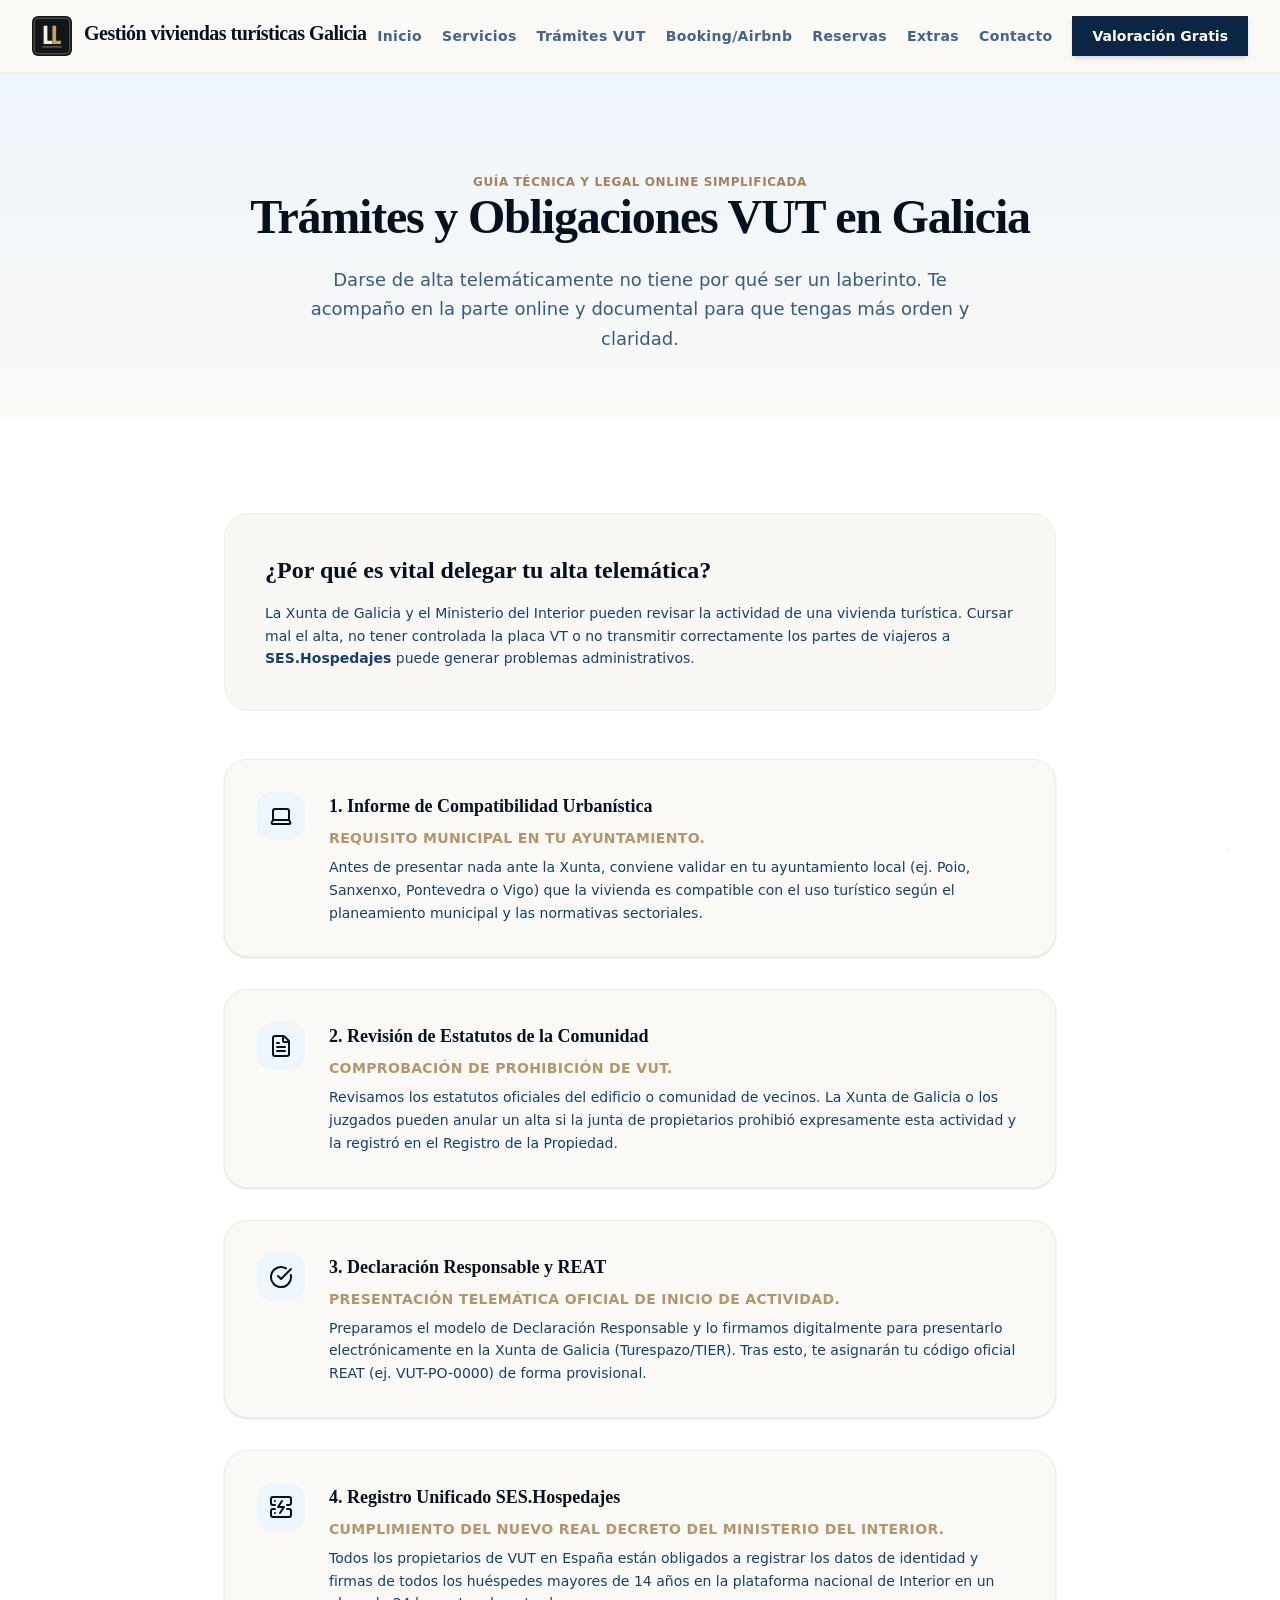
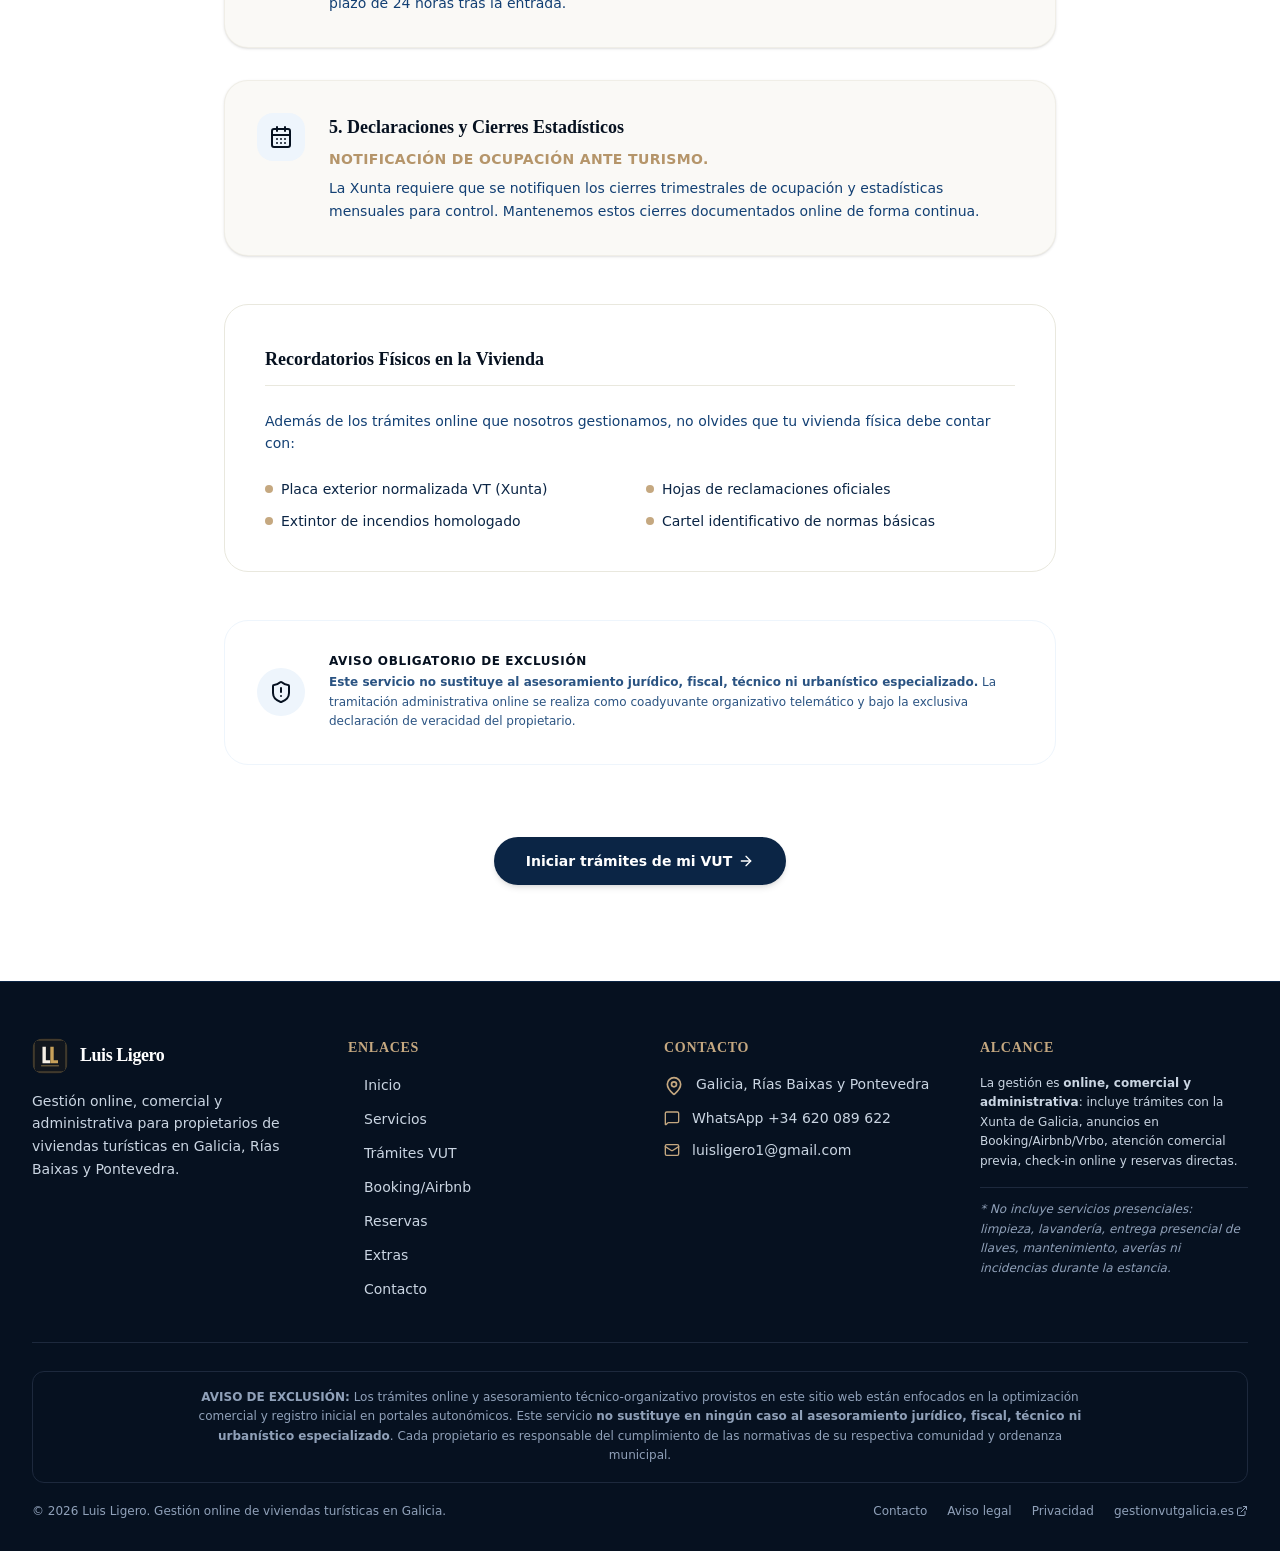
<file: tramites-vut-galicia.html>
<!DOCTYPE html><html lang="es" class="h-full antialiased"><head><meta charSet="utf-8"/><meta name="viewport" content="width=device-width, initial-scale=1"/><link rel="stylesheet" href="/_next/static/chunks/02nf581qanyjt.css" data-precedence="next"/><link rel="preload" as="script" fetchPriority="low" href="/_next/static/chunks/0lclmgfn-n7l1.js"/><script src="/_next/static/chunks/0pqt~8bl3ukh4.js" async=""></script><script src="/_next/static/chunks/10u3y4bw1ayzs.js" async=""></script><script src="/_next/static/chunks/0mmsd47xe~1uj.js" async=""></script><script src="/_next/static/chunks/turbopack-15btp665mj0ir.js" async=""></script><script src="/_next/static/chunks/0ime~6rqfk3uv.js" async=""></script><script src="/_next/static/chunks/0mgdau1s7dd.c.js" async=""></script><script src="/_next/static/chunks/0d3shmwh5_nmn.js" async=""></script><title>Alta VUT y Trámites Obligatorios en Galicia (Xunta) | Gestión viviendas turísticas Galicia</title><meta name="description" content="Guía simplificada para dar de alta tu vivienda de uso turístico ante la Xunta de Galicia: Declaración responsable, REAT, NRUA y SES.Hospedajes."/><meta name="keywords" content="gestión viviendas turísticas Galicia,gestión VUT Galicia,alta VUT Galicia,trámites vivienda turística Galicia,gestión Airbnb Galicia,gestión Booking Galicia,reservas directas vivienda turística,check-in online vivienda turística,viviendas turísticas Rías Baixas,viviendas turísticas Pontevedra"/><meta name="robots" content="index, follow"/><link rel="canonical" href="https://gestionvutgalicia.es/tramites-vut-galicia"/><meta property="og:title" content="Gestión viviendas turísticas Galicia | Gestión Online de Viviendas Turísticas en Galicia"/><meta property="og:description" content="Gestión online de viviendas turísticas en Galicia: trámites VUT, plataformas, reservas directas, calendarios, precios y comunicación previa hasta la llegada."/><meta property="og:url" content="https://gestionvutgalicia.es"/><meta property="og:site_name" content="Gestión viviendas turísticas Galicia"/><meta property="og:locale" content="es_ES"/><meta property="og:type" content="website"/><meta name="twitter:card" content="summary_large_image"/><meta name="twitter:title" content="Gestión viviendas turísticas Galicia | Gestión de VUT en Galicia"/><meta name="twitter:description" content="Gestión online de Booking, Airbnb, Vrbo, trámites VUT y comunicación previa con huéspedes en Galicia."/><link rel="icon" href="/icon.svg?icon.0~c2et9mm5c.2.svg" sizes="any" type="image/svg+xml"/><script src="/_next/static/chunks/03~yq9q893hmn.js" noModule=""></script></head><body class="min-h-full flex flex-col font-sans bg-bone-50 text-atlantic-950"><div hidden=""><!--$--><!--/$--></div><script type="application/ld+json">{"@context":"https://schema.org","@graph":[{"@type":"ProfessionalService","@id":"https://gestionvutgalicia.es/#service","name":"Gestión viviendas turísticas Galicia","url":"https://gestionvutgalicia.es","logo":"https://gestionvutgalicia.es/icon.svg","image":"https://gestionvutgalicia.es/images/vivienda-turistica-galicia.png","description":"Gestión online, comercial y administrativa para propietarios de viviendas turísticas en Galicia, Rías Baixas y Pontevedra.","telephone":"+34 620 089 622","email":"luisligero1@gmail.com","address":{"@type":"PostalAddress","streetAddress":"Poio, Pontevedra, Galicia","addressLocality":"Poio","addressRegion":"Galicia","postalCode":"36995","addressCountry":"ES"},"geo":{"@type":"GeoCoordinates","latitude":"42.4310","longitude":"-8.6444"},"areaServed":[{"@type":"AdministrativeArea","name":"Galicia"},{"@type":"AdministrativeArea","name":"Rías Baixas"},{"@type":"AdministrativeArea","name":"Pontevedra"}],"openingHoursSpecification":{"@type":"OpeningHoursSpecification","dayOfWeek":["Monday","Tuesday","Wednesday","Thursday","Friday","Saturday","Sunday"],"opens":"00:00","closes":"23:59"}},{"@type":"Service","@id":"https://gestionvutgalicia.es/#management","name":"Gestión Online y Burocrática de Viviendas Turísticas","serviceType":"Holiday Rental Online Management","provider":{"@type":"LocalBusiness","name":"Gestión viviendas turísticas Galicia"},"areaServed":{"@type":"AdministrativeArea","name":"Galicia"},"description":"Gestión de trámites online, anuncios en Booking/Airbnb/Vrbo, calendarios, precios, reservas directas y comunicación previa con huéspedes."}]}</script><header class="sticky top-0 z-40 w-full border-b border-bone-200/80 bg-bone-50/95 backdrop-blur-xl"><div class="mx-auto max-w-[1500px] px-4 sm:px-6 lg:px-8"><div class="flex h-[72px] items-center justify-between gap-5"><div class="flex min-w-0 items-center"><a class="group flex min-w-0 items-center gap-3" href="/"><img alt="Luis Ligero" loading="lazy" width="40" height="40" decoding="async" data-nimg="1" class="h-10 w-10 shrink-0" style="color:transparent" src="/images/logo-ll.svg"/><span class="min-w-0 font-serif text-[15px] font-bold leading-tight tracking-tight text-atlantic-950 transition-colors group-hover:text-atlantic-700 sm:text-lg xl:text-xl"><span class="hidden max-w-[430px] truncate sm:inline-block">Gestión viviendas turísticas Galicia</span><span class="block max-w-[230px] truncate sm:hidden">Gestión viviendas turísticas</span></span></a></div><nav class="hidden xl:flex items-center gap-5 2xl:gap-7"><a class="relative whitespace-nowrap py-1 text-sm font-semibold tracking-wide transition-colors text-atlantic-700/80 hover:text-atlantic-950" href="/">Inicio</a><a class="relative whitespace-nowrap py-1 text-sm font-semibold tracking-wide transition-colors text-atlantic-700/80 hover:text-atlantic-950" href="/servicios">Servicios</a><a class="relative whitespace-nowrap py-1 text-sm font-semibold tracking-wide transition-colors text-atlantic-900" href="/tramites-vut-galicia">Trámites VUT<span class="absolute bottom-0 left-0 right-0 h-0.5 bg-sand-500"></span></a><a class="relative whitespace-nowrap py-1 text-sm font-semibold tracking-wide transition-colors text-atlantic-700/80 hover:text-atlantic-950" href="/gestion-booking-airbnb-vrbo">Booking/Airbnb</a><a class="relative whitespace-nowrap py-1 text-sm font-semibold tracking-wide transition-colors text-atlantic-700/80 hover:text-atlantic-950" href="/reservas-directas">Reservas</a><a class="relative whitespace-nowrap py-1 text-sm font-semibold tracking-wide transition-colors text-atlantic-700/80 hover:text-atlantic-950" href="/extras">Extras</a><a class="relative whitespace-nowrap py-1 text-sm font-semibold tracking-wide transition-colors text-atlantic-700/80 hover:text-atlantic-950" href="/contacto">Contacto</a></nav><div class="hidden shrink-0 xl:block"><a class="inline-flex items-center justify-center bg-atlantic-900 px-5 py-2.5 text-sm font-semibold text-white shadow-md transition hover:bg-atlantic-800 focus:outline-none focus:ring-2 focus:ring-atlantic-900 focus:ring-offset-2 2xl:px-6" href="/contacto">Valoración Gratis</a></div><div class="flex xl:hidden"><button type="button" class="inline-flex h-11 w-11 items-center justify-center border border-bone-200 bg-white text-atlantic-900 hover:bg-bone-100 focus:outline-none" aria-expanded="false"><span class="sr-only">Abrir menú principal</span><svg xmlns="http://www.w3.org/2000/svg" width="24" height="24" viewBox="0 0 24 24" fill="none" stroke="currentColor" stroke-width="2" stroke-linecap="round" stroke-linejoin="round" class="lucide lucide-menu h-6 w-6" aria-hidden="true"><path d="M4 5h16"></path><path d="M4 12h16"></path><path d="M4 19h16"></path></svg></button></div></div></div></header><main class="flex-grow"><div class="bg-bone-50"><section class="relative overflow-hidden pt-24 pb-16 bg-gradient-to-b from-atlantic-100 to-bone-50 text-center"><div class="mx-auto max-w-4xl px-4 sm:px-6 lg:px-8 space-y-6 relative z-10"><span class="text-xs uppercase font-bold tracking-wider text-sand-700 font-sans">Guía Técnica y Legal Online Simplificada</span><h1 class="font-serif text-4xl sm:text-5xl font-bold tracking-tight text-atlantic-950">Trámites y Obligaciones VUT en Galicia</h1><p class="text-base sm:text-lg text-atlantic-700/85 max-w-2xl mx-auto leading-relaxed">Darse de alta telemáticamente no tiene por qué ser un laberinto. Te acompaño en la parte online y documental para que tengas más orden y claridad.</p></div></section><section class="py-16 sm:py-24 bg-white"><div class="mx-auto max-w-4xl px-4 sm:px-6 lg:px-8 space-y-12"><div class="bg-sand-50 border border-sand-100 rounded-3xl p-6 sm:p-10 space-y-4"><h2 class="font-serif text-xl sm:text-2xl font-bold text-atlantic-950">¿Por qué es vital delegar tu alta telemática?</h2><p class="text-xs sm:text-sm text-atlantic-700 leading-relaxed font-sans">La Xunta de Galicia y el Ministerio del Interior pueden revisar la actividad de una vivienda turística. Cursar mal el alta, no tener controlada la placa VT o no transmitir correctamente los partes de viajeros a <strong>SES.Hospedajes</strong> puede generar problemas administrativos.</p></div><div class="space-y-8"><div class="flex flex-col sm:flex-row gap-6 p-6 sm:p-8 bg-bone-50 border border-bone-200/60 rounded-3xl shadow-sm"><div class="flex h-12 w-12 items-center justify-center rounded-2xl bg-atlantic-100 text-atlantic-950 shrink-0"><svg xmlns="http://www.w3.org/2000/svg" width="24" height="24" viewBox="0 0 24 24" fill="none" stroke="currentColor" stroke-width="2" stroke-linecap="round" stroke-linejoin="round" class="lucide lucide-laptop h-6 w-6 text-atlantic-950" aria-hidden="true"><path d="M18 5a2 2 0 0 1 2 2v8.526a2 2 0 0 0 .212.897l1.068 2.127a1 1 0 0 1-.9 1.45H3.62a1 1 0 0 1-.9-1.45l1.068-2.127A2 2 0 0 0 4 15.526V7a2 2 0 0 1 2-2z"></path><path d="M20.054 15.987H3.946"></path></svg></div><div class="space-y-2"><h3 class="font-serif text-lg font-bold text-atlantic-950">1. Informe de Compatibilidad Urbanística</h3><p class="text-xs sm:text-sm font-bold text-sand-600 uppercase tracking-wide font-sans">Requisito municipal en tu Ayuntamiento.</p><p class="text-xs sm:text-sm text-atlantic-700 leading-relaxed font-sans">Antes de presentar nada ante la Xunta, conviene validar en tu ayuntamiento local (ej. Poio, Sanxenxo, Pontevedra o Vigo) que la vivienda es compatible con el uso turístico según el planeamiento municipal y las normativas sectoriales.</p></div></div><div class="flex flex-col sm:flex-row gap-6 p-6 sm:p-8 bg-bone-50 border border-bone-200/60 rounded-3xl shadow-sm"><div class="flex h-12 w-12 items-center justify-center rounded-2xl bg-atlantic-100 text-atlantic-950 shrink-0"><svg xmlns="http://www.w3.org/2000/svg" width="24" height="24" viewBox="0 0 24 24" fill="none" stroke="currentColor" stroke-width="2" stroke-linecap="round" stroke-linejoin="round" class="lucide lucide-file-text h-6 w-6 text-atlantic-950" aria-hidden="true"><path d="M6 22a2 2 0 0 1-2-2V4a2 2 0 0 1 2-2h8a2.4 2.4 0 0 1 1.704.706l3.588 3.588A2.4 2.4 0 0 1 20 8v12a2 2 0 0 1-2 2z"></path><path d="M14 2v5a1 1 0 0 0 1 1h5"></path><path d="M10 9H8"></path><path d="M16 13H8"></path><path d="M16 17H8"></path></svg></div><div class="space-y-2"><h3 class="font-serif text-lg font-bold text-atlantic-950">2. Revisión de Estatutos de la Comunidad</h3><p class="text-xs sm:text-sm font-bold text-sand-600 uppercase tracking-wide font-sans">Comprobación de prohibición de VUT.</p><p class="text-xs sm:text-sm text-atlantic-700 leading-relaxed font-sans">Revisamos los estatutos oficiales del edificio o comunidad de vecinos. La Xunta de Galicia o los juzgados pueden anular un alta si la junta de propietarios prohibió expresamente esta actividad y la registró en el Registro de la Propiedad.</p></div></div><div class="flex flex-col sm:flex-row gap-6 p-6 sm:p-8 bg-bone-50 border border-bone-200/60 rounded-3xl shadow-sm"><div class="flex h-12 w-12 items-center justify-center rounded-2xl bg-atlantic-100 text-atlantic-950 shrink-0"><svg xmlns="http://www.w3.org/2000/svg" width="24" height="24" viewBox="0 0 24 24" fill="none" stroke="currentColor" stroke-width="2" stroke-linecap="round" stroke-linejoin="round" class="lucide lucide-circle-check-big h-6 w-6 text-atlantic-950" aria-hidden="true"><path d="M21.801 10A10 10 0 1 1 17 3.335"></path><path d="m9 11 3 3L22 4"></path></svg></div><div class="space-y-2"><h3 class="font-serif text-lg font-bold text-atlantic-950">3. Declaración Responsable y REAT</h3><p class="text-xs sm:text-sm font-bold text-sand-600 uppercase tracking-wide font-sans">Presentación telemática oficial de inicio de actividad.</p><p class="text-xs sm:text-sm text-atlantic-700 leading-relaxed font-sans">Preparamos el modelo de Declaración Responsable y lo firmamos digitalmente para presentarlo electrónicamente en la Xunta de Galicia (Turespazo/TIER). Tras esto, te asignarán tu código oficial REAT (ej. VUT-PO-0000) de forma provisional.</p></div></div><div class="flex flex-col sm:flex-row gap-6 p-6 sm:p-8 bg-bone-50 border border-bone-200/60 rounded-3xl shadow-sm"><div class="flex h-12 w-12 items-center justify-center rounded-2xl bg-atlantic-100 text-atlantic-950 shrink-0"><svg xmlns="http://www.w3.org/2000/svg" width="24" height="24" viewBox="0 0 24 24" fill="none" stroke="currentColor" stroke-width="2" stroke-linecap="round" stroke-linejoin="round" class="lucide lucide-server-crash h-6 w-6 text-atlantic-950" aria-hidden="true"><path d="M6 10H4a2 2 0 0 1-2-2V4a2 2 0 0 1 2-2h16a2 2 0 0 1 2 2v4a2 2 0 0 1-2 2h-2"></path><path d="M6 14H4a2 2 0 0 0-2 2v4a2 2 0 0 0 2 2h16a2 2 0 0 0 2-2v-4a2 2 0 0 0-2-2h-2"></path><path d="M6 6h.01"></path><path d="M6 18h.01"></path><path d="m13 6-4 6h6l-4 6"></path></svg></div><div class="space-y-2"><h3 class="font-serif text-lg font-bold text-atlantic-950">4. Registro Unificado SES.Hospedajes</h3><p class="text-xs sm:text-sm font-bold text-sand-600 uppercase tracking-wide font-sans">Cumplimiento del nuevo Real Decreto del Ministerio del Interior.</p><p class="text-xs sm:text-sm text-atlantic-700 leading-relaxed font-sans">Todos los propietarios de VUT en España están obligados a registrar los datos de identidad y firmas de todos los huéspedes mayores de 14 años en la plataforma nacional de Interior en un plazo de 24 horas tras la entrada.</p></div></div><div class="flex flex-col sm:flex-row gap-6 p-6 sm:p-8 bg-bone-50 border border-bone-200/60 rounded-3xl shadow-sm"><div class="flex h-12 w-12 items-center justify-center rounded-2xl bg-atlantic-100 text-atlantic-950 shrink-0"><svg xmlns="http://www.w3.org/2000/svg" width="24" height="24" viewBox="0 0 24 24" fill="none" stroke="currentColor" stroke-width="2" stroke-linecap="round" stroke-linejoin="round" class="lucide lucide-calendar-days h-6 w-6 text-atlantic-950" aria-hidden="true"><path d="M8 2v4"></path><path d="M16 2v4"></path><rect width="18" height="18" x="3" y="4" rx="2"></rect><path d="M3 10h18"></path><path d="M8 14h.01"></path><path d="M12 14h.01"></path><path d="M16 14h.01"></path><path d="M8 18h.01"></path><path d="M12 18h.01"></path><path d="M16 18h.01"></path></svg></div><div class="space-y-2"><h3 class="font-serif text-lg font-bold text-atlantic-950">5. Declaraciones y Cierres Estadísticos</h3><p class="text-xs sm:text-sm font-bold text-sand-600 uppercase tracking-wide font-sans">Notificación de ocupación ante Turismo.</p><p class="text-xs sm:text-sm text-atlantic-700 leading-relaxed font-sans">La Xunta requiere que se notifiquen los cierres trimestrales de ocupación y estadísticas mensuales para control. Mantenemos estos cierres documentados online de forma continua.</p></div></div></div><div class="bg-white border border-bone-200 rounded-3xl p-6 sm:p-10 space-y-6"><h3 class="font-serif text-lg font-bold text-atlantic-950 border-b border-bone-200 pb-3">Recordatorios Físicos en la Vivienda</h3><p class="text-xs sm:text-sm text-atlantic-700 font-sans leading-relaxed">Además de los trámites online que nosotros gestionamos, no olvides que tu vivienda física debe contar con:</p><ul class="grid grid-cols-1 sm:grid-cols-2 gap-3 text-xs sm:text-sm text-atlantic-900 font-medium font-sans"><li class="flex items-center gap-2"><span class="h-2 w-2 rounded-full bg-sand-500 shrink-0"></span><span>Placa exterior normalizada VT (Xunta)</span></li><li class="flex items-center gap-2"><span class="h-2 w-2 rounded-full bg-sand-500 shrink-0"></span><span>Hojas de reclamaciones oficiales</span></li><li class="flex items-center gap-2"><span class="h-2 w-2 rounded-full bg-sand-500 shrink-0"></span><span>Extintor de incendios homologado</span></li><li class="flex items-center gap-2"><span class="h-2 w-2 rounded-full bg-sand-500 shrink-0"></span><span>Cartel identificativo de normas básicas</span></li></ul></div><div class="bg-atlantic-50 border border-atlantic-100 rounded-3xl p-6 sm:p-8 flex flex-col sm:flex-row items-center gap-6"><div class="flex h-12 w-12 items-center justify-center rounded-full bg-atlantic-100 text-atlantic-950 shrink-0"><svg xmlns="http://www.w3.org/2000/svg" width="24" height="24" viewBox="0 0 24 24" fill="none" stroke="currentColor" stroke-width="2" stroke-linecap="round" stroke-linejoin="round" class="lucide lucide-shield-alert h-6 w-6" aria-hidden="true"><path d="M20 13c0 5-3.5 7.5-7.66 8.95a1 1 0 0 1-.67-.01C7.5 20.5 4 18 4 13V6a1 1 0 0 1 1-1c2 0 4.5-1.2 6.24-2.72a1.17 1.17 0 0 1 1.52 0C14.51 3.81 17 5 19 5a1 1 0 0 1 1 1z"></path><path d="M12 8v4"></path><path d="M12 16h.01"></path></svg></div><div class="space-y-1"><h4 class="text-xs font-bold uppercase tracking-wider text-atlantic-950 font-sans">Aviso Obligatorio de Exclusión</h4><p class="text-xs text-atlantic-700/90 leading-relaxed font-sans"><strong>Este servicio no sustituye al asesoramiento jurídico, fiscal, técnico ni urbanístico especializado.</strong> La tramitación administrativa online se realiza como coadyuvante organizativo telemático y bajo la exclusiva declaración de veracidad del propietario.</p></div></div><div class="text-center pt-6"><a class="inline-flex items-center justify-center rounded-full bg-atlantic-900 px-8 py-3.5 text-sm font-semibold text-white shadow-md hover:bg-atlantic-800 transition-all hover:scale-102 gap-1.5 group" href="/contacto">Iniciar trámites de mi VUT<svg xmlns="http://www.w3.org/2000/svg" width="24" height="24" viewBox="0 0 24 24" fill="none" stroke="currentColor" stroke-width="2" stroke-linecap="round" stroke-linejoin="round" class="lucide lucide-arrow-right h-4 w-4 group-hover:translate-x-0.5 transition-transform" aria-hidden="true"><path d="M5 12h14"></path><path d="m12 5 7 7-7 7"></path></svg></a></div></div></section></div><!--$--><!--/$--></main><footer class="bg-atlantic-950 text-white border-t border-atlantic-900 pt-10 pb-6 sm:pt-14 sm:pb-8"><div class="mx-auto max-w-7xl px-4 sm:px-6 lg:px-8"><div class="grid grid-cols-1 gap-7 md:grid-cols-2 lg:grid-cols-4 lg:gap-12 mb-7 sm:mb-10"><div class="md:col-span-1 space-y-4"><a class="flex items-center gap-3" href="/"><img alt="Luis Ligero" loading="lazy" width="36" height="36" decoding="async" data-nimg="1" class="h-9 w-9 rounded-xl" style="color:transparent" src="/images/logo-ll.svg"/><span class="font-serif text-lg font-bold tracking-tight text-white leading-tight">Luis Ligero</span></a><p class="text-sm text-slate-300 font-sans leading-relaxed">Gestión online, comercial y administrativa para propietarios de viviendas turísticas en Galicia, Rías Baixas y Pontevedra.</p></div><div class="hidden space-y-4 md:block"><h3 class="font-serif font-semibold text-sand-500 text-sm uppercase tracking-wider">Enlaces</h3><ul class="space-y-2.5"><li><a class="text-sm text-slate-300 hover:text-white transition-colors inline-flex items-center gap-1 group" href="/"><svg xmlns="http://www.w3.org/2000/svg" width="24" height="24" viewBox="0 0 24 24" fill="none" stroke="currentColor" stroke-width="2" stroke-linecap="round" stroke-linejoin="round" class="lucide lucide-arrow-right h-3 w-3 opacity-0 group-hover:opacity-100 -translate-x-1 group-hover:translate-x-0 transition-all text-sand-500" aria-hidden="true"><path d="M5 12h14"></path><path d="m12 5 7 7-7 7"></path></svg><span>Inicio</span></a></li><li><a class="text-sm text-slate-300 hover:text-white transition-colors inline-flex items-center gap-1 group" href="/servicios"><svg xmlns="http://www.w3.org/2000/svg" width="24" height="24" viewBox="0 0 24 24" fill="none" stroke="currentColor" stroke-width="2" stroke-linecap="round" stroke-linejoin="round" class="lucide lucide-arrow-right h-3 w-3 opacity-0 group-hover:opacity-100 -translate-x-1 group-hover:translate-x-0 transition-all text-sand-500" aria-hidden="true"><path d="M5 12h14"></path><path d="m12 5 7 7-7 7"></path></svg><span>Servicios</span></a></li><li><a class="text-sm text-slate-300 hover:text-white transition-colors inline-flex items-center gap-1 group" href="/tramites-vut-galicia"><svg xmlns="http://www.w3.org/2000/svg" width="24" height="24" viewBox="0 0 24 24" fill="none" stroke="currentColor" stroke-width="2" stroke-linecap="round" stroke-linejoin="round" class="lucide lucide-arrow-right h-3 w-3 opacity-0 group-hover:opacity-100 -translate-x-1 group-hover:translate-x-0 transition-all text-sand-500" aria-hidden="true"><path d="M5 12h14"></path><path d="m12 5 7 7-7 7"></path></svg><span>Trámites VUT</span></a></li><li><a class="text-sm text-slate-300 hover:text-white transition-colors inline-flex items-center gap-1 group" href="/gestion-booking-airbnb-vrbo"><svg xmlns="http://www.w3.org/2000/svg" width="24" height="24" viewBox="0 0 24 24" fill="none" stroke="currentColor" stroke-width="2" stroke-linecap="round" stroke-linejoin="round" class="lucide lucide-arrow-right h-3 w-3 opacity-0 group-hover:opacity-100 -translate-x-1 group-hover:translate-x-0 transition-all text-sand-500" aria-hidden="true"><path d="M5 12h14"></path><path d="m12 5 7 7-7 7"></path></svg><span>Booking/Airbnb</span></a></li><li><a class="text-sm text-slate-300 hover:text-white transition-colors inline-flex items-center gap-1 group" href="/reservas-directas"><svg xmlns="http://www.w3.org/2000/svg" width="24" height="24" viewBox="0 0 24 24" fill="none" stroke="currentColor" stroke-width="2" stroke-linecap="round" stroke-linejoin="round" class="lucide lucide-arrow-right h-3 w-3 opacity-0 group-hover:opacity-100 -translate-x-1 group-hover:translate-x-0 transition-all text-sand-500" aria-hidden="true"><path d="M5 12h14"></path><path d="m12 5 7 7-7 7"></path></svg><span>Reservas</span></a></li><li><a class="text-sm text-slate-300 hover:text-white transition-colors inline-flex items-center gap-1 group" href="/extras"><svg xmlns="http://www.w3.org/2000/svg" width="24" height="24" viewBox="0 0 24 24" fill="none" stroke="currentColor" stroke-width="2" stroke-linecap="round" stroke-linejoin="round" class="lucide lucide-arrow-right h-3 w-3 opacity-0 group-hover:opacity-100 -translate-x-1 group-hover:translate-x-0 transition-all text-sand-500" aria-hidden="true"><path d="M5 12h14"></path><path d="m12 5 7 7-7 7"></path></svg><span>Extras</span></a></li><li><a class="text-sm text-slate-300 hover:text-white transition-colors inline-flex items-center gap-1 group" href="/contacto"><svg xmlns="http://www.w3.org/2000/svg" width="24" height="24" viewBox="0 0 24 24" fill="none" stroke="currentColor" stroke-width="2" stroke-linecap="round" stroke-linejoin="round" class="lucide lucide-arrow-right h-3 w-3 opacity-0 group-hover:opacity-100 -translate-x-1 group-hover:translate-x-0 transition-all text-sand-500" aria-hidden="true"><path d="M5 12h14"></path><path d="m12 5 7 7-7 7"></path></svg><span>Contacto</span></a></li></ul></div><div class="space-y-4"><h3 class="font-serif font-semibold text-sand-500 text-sm uppercase tracking-wider">Contacto</h3><ul class="space-y-3 text-sm text-slate-300"><li class="flex items-start gap-3"><svg xmlns="http://www.w3.org/2000/svg" width="24" height="24" viewBox="0 0 24 24" fill="none" stroke="currentColor" stroke-width="2" stroke-linecap="round" stroke-linejoin="round" class="lucide lucide-map-pin h-5 w-5 text-sand-500 shrink-0 mt-0.5" aria-hidden="true"><path d="M20 10c0 4.993-5.539 10.193-7.399 11.799a1 1 0 0 1-1.202 0C9.539 20.193 4 14.993 4 10a8 8 0 0 1 16 0"></path><circle cx="12" cy="10" r="3"></circle></svg><span>Galicia, Rías Baixas y Pontevedra</span></li><li class="flex items-center gap-3"><svg xmlns="http://www.w3.org/2000/svg" width="24" height="24" viewBox="0 0 24 24" fill="none" stroke="currentColor" stroke-width="2" stroke-linecap="round" stroke-linejoin="round" class="lucide lucide-message-square h-4 w-4 text-sand-500 shrink-0" aria-hidden="true"><path d="M22 17a2 2 0 0 1-2 2H6.828a2 2 0 0 0-1.414.586l-2.202 2.202A.71.71 0 0 1 2 21.286V5a2 2 0 0 1 2-2h16a2 2 0 0 1 2 2z"></path></svg><a href="https://wa.me/34620089622" target="_blank" rel="noopener noreferrer" class="hover:text-white transition-colors">WhatsApp <!-- -->+34 620 089 622</a></li><li class="flex items-center gap-3"><svg xmlns="http://www.w3.org/2000/svg" width="24" height="24" viewBox="0 0 24 24" fill="none" stroke="currentColor" stroke-width="2" stroke-linecap="round" stroke-linejoin="round" class="lucide lucide-mail h-4 w-4 text-sand-500 shrink-0" aria-hidden="true"><path d="m22 7-8.991 5.727a2 2 0 0 1-2.009 0L2 7"></path><rect x="2" y="4" width="20" height="16" rx="2"></rect></svg><a href="mailto:luisligero1@gmail.com" class="hover:text-white transition-colors">luisligero1@gmail.com</a></li></ul></div><div class="space-y-3 sm:space-y-4"><h3 class="font-serif font-semibold text-sand-500 text-sm uppercase tracking-wider">Alcance</h3><p class="text-xs text-slate-300 leading-relaxed">La gestión es <strong>online, comercial y administrativa</strong>: incluye trámites con la Xunta de Galicia, anuncios en Booking/Airbnb/Vrbo, atención comercial previa, check-in online y reservas directas.</p><p class="text-xs text-slate-400 leading-relaxed italic border-t border-slate-800 pt-3">* No incluye servicios presenciales: limpieza, lavandería, entrega presencial de llaves, mantenimiento, averías ni incidencias durante la estancia.</p></div></div><div class="border-t border-slate-800 pt-5 mt-6 space-y-5 sm:pt-7 sm:mt-8"><div class="hidden bg-atlantic-950 p-4 rounded-xl border border-slate-800 text-center sm:block"><p class="text-xs text-slate-400 max-w-4xl mx-auto leading-relaxed"><strong>AVISO DE EXCLUSIÓN:</strong> Los trámites online y asesoramiento técnico-organizativo provistos en este sitio web están enfocados en la optimización comercial y registro inicial en portales autonómicos. Este servicio <strong>no sustituye en ningún caso al asesoramiento jurídico, fiscal, técnico ni urbanístico especializado</strong>. Cada propietario es responsable del cumplimiento de las normativas de su respectiva comunidad y ordenanza municipal.</p></div><p class="text-[11px] leading-relaxed text-slate-500 sm:hidden">Servicio online y comercial. No sustituye asesoramiento jurídico, fiscal, técnico ni urbanístico especializado.</p><div class="flex flex-col items-start justify-between gap-4 text-xs text-slate-400 sm:items-center lg:flex-row"><p>© <!-- -->2026<!-- --> Luis Ligero. Gestión online de viviendas turísticas en Galicia.</p><div class="flex flex-wrap items-center justify-center gap-x-5 gap-y-2"><a class="hover:text-white transition-colors" href="/contacto">Contacto</a><a class="hover:text-white transition-colors" href="/aviso-legal">Aviso legal</a><a class="hover:text-white transition-colors" href="/privacidad">Privacidad</a><a href="https://gestionvutgalicia.es" class="hover:text-white transition-colors inline-flex items-center gap-0.5"><span>gestionvutgalicia.es</span><svg xmlns="http://www.w3.org/2000/svg" width="24" height="24" viewBox="0 0 24 24" fill="none" stroke="currentColor" stroke-width="2" stroke-linecap="round" stroke-linejoin="round" class="lucide lucide-external-link h-3 w-3" aria-hidden="true"><path d="M15 3h6v6"></path><path d="M10 14 21 3"></path><path d="M18 13v6a2 2 0 0 1-2 2H5a2 2 0 0 1-2-2V8a2 2 0 0 1 2-2h6"></path></svg></a></div></div></div></div></footer><div class="fixed bottom-6 right-6 z-50 pointer-events-auto" style="opacity:0;transform:scale(0)"><a href="https://wa.me/34620089622?text=Hola!%20Me%20pongo%20en%20contacto%20a%20trav%C3%A9s%20de%20la%20web%20para%20solicitar%20informaci%C3%B3n%20sobre%20la%20gesti%C3%B3n%20online%20de%20mi%20vivienda%20tur%C3%ADstica%20en%20Galicia." target="_blank" rel="noopener noreferrer" aria-label="Hablar por WhatsApp" class="group relative flex items-center justify-center h-14 w-14 rounded-full bg-emerald-600 text-white shadow-lg hover:bg-emerald-500 transition-colors duration-300 focus:outline-none focus:ring-2 focus:ring-emerald-600 focus:ring-offset-2"><span class="absolute -inset-0.5 rounded-full bg-emerald-600 opacity-40 group-hover:scale-125 animate-ping duration-1000 -z-10"></span><svg xmlns="http://www.w3.org/2000/svg" width="24" height="24" viewBox="0 0 24 24" fill="none" stroke="currentColor" stroke-width="2" stroke-linecap="round" stroke-linejoin="round" class="lucide lucide-message-circle h-7 w-7 fill-white" aria-hidden="true"><path d="M2.992 16.342a2 2 0 0 1 .094 1.167l-1.065 3.29a1 1 0 0 0 1.236 1.168l3.413-.998a2 2 0 0 1 1.099.092 10 10 0 1 0-4.777-4.719"></path></svg><span class="absolute right-16 top-1/2 -translate-y-1/2 scale-0 group-hover:scale-100 bg-atlantic-900 text-white text-xs font-semibold px-3 py-1.5 rounded-lg shadow-md whitespace-nowrap origin-right transition-all duration-200">¿Hablamos por WhatsApp?</span></a></div><script src="/_next/static/chunks/0lclmgfn-n7l1.js" id="_R_" async=""></script><script>(self.__next_f=self.__next_f||[]).push([0])</script><script>self.__next_f.push([1,"1:\"$Sreact.fragment\"\n3:I[36852,[\"/_next/static/chunks/0ime~6rqfk3uv.js\",\"/_next/static/chunks/0mgdau1s7dd.c.js\",\"/_next/static/chunks/0d3shmwh5_nmn.js\"],\"default\"]\n4:I[39756,[\"/_next/static/chunks/0ime~6rqfk3uv.js\",\"/_next/static/chunks/0mgdau1s7dd.c.js\",\"/_next/static/chunks/0d3shmwh5_nmn.js\"],\"default\"]\n5:I[37457,[\"/_next/static/chunks/0ime~6rqfk3uv.js\",\"/_next/static/chunks/0mgdau1s7dd.c.js\",\"/_next/static/chunks/0d3shmwh5_nmn.js\"],\"default\"]\nc:I[68027,[\"/_next/static/chunks/0ime~6rqfk3uv.js\",\"/_next/static/chunks/0mgdau1s7dd.c.js\",\"/_next/static/chunks/0d3shmwh5_nmn.js\"],\"default\",1]\n:HL[\"/_next/static/chunks/02nf581qanyjt.css\",\"style\"]\n2:T657,"])</script><script>self.__next_f.push([1,"{\"@context\":\"https://schema.org\",\"@graph\":[{\"@type\":\"ProfessionalService\",\"@id\":\"https://gestionvutgalicia.es/#service\",\"name\":\"Gestión viviendas turísticas Galicia\",\"url\":\"https://gestionvutgalicia.es\",\"logo\":\"https://gestionvutgalicia.es/icon.svg\",\"image\":\"https://gestionvutgalicia.es/images/vivienda-turistica-galicia.png\",\"description\":\"Gestión online, comercial y administrativa para propietarios de viviendas turísticas en Galicia, Rías Baixas y Pontevedra.\",\"telephone\":\"+34 620 089 622\",\"email\":\"luisligero1@gmail.com\",\"address\":{\"@type\":\"PostalAddress\",\"streetAddress\":\"Poio, Pontevedra, Galicia\",\"addressLocality\":\"Poio\",\"addressRegion\":\"Galicia\",\"postalCode\":\"36995\",\"addressCountry\":\"ES\"},\"geo\":{\"@type\":\"GeoCoordinates\",\"latitude\":\"42.4310\",\"longitude\":\"-8.6444\"},\"areaServed\":[{\"@type\":\"AdministrativeArea\",\"name\":\"Galicia\"},{\"@type\":\"AdministrativeArea\",\"name\":\"Rías Baixas\"},{\"@type\":\"AdministrativeArea\",\"name\":\"Pontevedra\"}],\"openingHoursSpecification\":{\"@type\":\"OpeningHoursSpecification\",\"dayOfWeek\":[\"Monday\",\"Tuesday\",\"Wednesday\",\"Thursday\",\"Friday\",\"Saturday\",\"Sunday\"],\"opens\":\"00:00\",\"closes\":\"23:59\"}},{\"@type\":\"Service\",\"@id\":\"https://gestionvutgalicia.es/#management\",\"name\":\"Gestión Online y Burocrática de Viviendas Turísticas\",\"serviceType\":\"Holiday Rental Online Management\",\"provider\":{\"@type\":\"LocalBusiness\",\"name\":\"Gestión viviendas turísticas Galicia\"},\"areaServed\":{\"@type\":\"AdministrativeArea\",\"name\":\"Galicia\"},\"description\":\"Gestión de trámites online, anuncios en Booking/Airbnb/Vrbo, calendarios, precios, reservas directas y comunicación previa con huéspedes.\"}]}"])</script><script>self.__next_f.push([1,"0:{\"P\":null,\"c\":[\"\",\"tramites-vut-galicia\"],\"q\":\"\",\"i\":false,\"f\":[[[\"\",{\"children\":[\"tramites-vut-galicia\",{\"children\":[\"__PAGE__\",{}]}]},\"$undefined\",\"$undefined\",16],[[\"$\",\"$1\",\"c\",{\"children\":[[[\"$\",\"link\",\"0\",{\"rel\":\"stylesheet\",\"href\":\"/_next/static/chunks/02nf581qanyjt.css\",\"precedence\":\"next\",\"crossOrigin\":\"$undefined\",\"nonce\":\"$undefined\"}],[\"$\",\"script\",\"script-0\",{\"src\":\"/_next/static/chunks/0ime~6rqfk3uv.js\",\"async\":true,\"nonce\":\"$undefined\"}],[\"$\",\"script\",\"script-1\",{\"src\":\"/_next/static/chunks/0mgdau1s7dd.c.js\",\"async\":true,\"nonce\":\"$undefined\"}],[\"$\",\"script\",\"script-2\",{\"src\":\"/_next/static/chunks/0d3shmwh5_nmn.js\",\"async\":true,\"nonce\":\"$undefined\"}]],[\"$\",\"html\",null,{\"lang\":\"es\",\"className\":\"h-full antialiased\",\"children\":[\"$\",\"body\",null,{\"className\":\"min-h-full flex flex-col font-sans bg-bone-50 text-atlantic-950\",\"children\":[[\"$\",\"script\",null,{\"type\":\"application/ld+json\",\"dangerouslySetInnerHTML\":{\"__html\":\"$2\"}}],[\"$\",\"$L3\",null,{}],[\"$\",\"main\",null,{\"className\":\"flex-grow\",\"children\":[\"$\",\"$L4\",null,{\"parallelRouterKey\":\"children\",\"error\":\"$undefined\",\"errorStyles\":\"$undefined\",\"errorScripts\":\"$undefined\",\"template\":[\"$\",\"$L5\",null,{}],\"templateStyles\":\"$undefined\",\"templateScripts\":\"$undefined\",\"notFound\":[[[\"$\",\"title\",null,{\"children\":\"404: This page could not be found.\"}],[\"$\",\"div\",null,{\"style\":{\"fontFamily\":\"system-ui,\\\"Segoe UI\\\",Roboto,Helvetica,Arial,sans-serif,\\\"Apple Color Emoji\\\",\\\"Segoe UI Emoji\\\"\",\"height\":\"100vh\",\"textAlign\":\"center\",\"display\":\"flex\",\"flexDirection\":\"column\",\"alignItems\":\"center\",\"justifyContent\":\"center\"},\"children\":[\"$\",\"div\",null,{\"children\":[[\"$\",\"style\",null,{\"dangerouslySetInnerHTML\":{\"__html\":\"body{color:#000;background:#fff;margin:0}.next-error-h1{border-right:1px solid rgba(0,0,0,.3)}@media (prefers-color-scheme:dark){body{color:#fff;background:#000}.next-error-h1{border-right:1px solid rgba(255,255,255,.3)}}\"}}],[\"$\",\"h1\",null,{\"className\":\"next-error-h1\",\"style\":{\"display\":\"inline-block\",\"margin\":\"0 20px 0 0\",\"padding\":\"0 23px 0 0\",\"fontSize\":24,\"fontWeight\":500,\"verticalAlign\":\"top\",\"lineHeight\":\"49px\"},\"children\":404}],[\"$\",\"div\",null,{\"style\":{\"display\":\"inline-block\"},\"children\":[\"$\",\"h2\",null,{\"style\":{\"fontSize\":14,\"fontWeight\":400,\"lineHeight\":\"49px\",\"margin\":0},\"children\":\"This page could not be found.\"}]}]]}]}]],[]],\"forbidden\":\"$undefined\",\"unauthorized\":\"$undefined\"}]}],[\"$\",\"footer\",null,{\"className\":\"bg-atlantic-950 text-white border-t border-atlantic-900 pt-10 pb-6 sm:pt-14 sm:pb-8\",\"children\":\"$L6\"}],\"$L7\"]}]}]]}],{\"children\":[\"$L8\",{\"children\":[\"$L9\",{},null,false,null]},null,false,\"$@a\"]},null,false,null],\"$Lb\",false]],\"m\":\"$undefined\",\"G\":[\"$c\",[\"$Ld\"]],\"S\":true,\"h\":null,\"s\":\"$undefined\",\"l\":\"$undefined\",\"p\":\"$undefined\",\"d\":\"$undefined\",\"b\":\"7HqTK1mJ3YsoaxEiVyxfX\"}\n"])</script><script>self.__next_f.push([1,"e:I[22016,[\"/_next/static/chunks/0ime~6rqfk3uv.js\",\"/_next/static/chunks/0mgdau1s7dd.c.js\",\"/_next/static/chunks/0d3shmwh5_nmn.js\"],\"\"]\nf:I[85437,[\"/_next/static/chunks/0ime~6rqfk3uv.js\",\"/_next/static/chunks/0mgdau1s7dd.c.js\",\"/_next/static/chunks/0d3shmwh5_nmn.js\"],\"Image\"]\n10:I[5014,[\"/_next/static/chunks/0ime~6rqfk3uv.js\",\"/_next/static/chunks/0mgdau1s7dd.c.js\",\"/_next/static/chunks/0d3shmwh5_nmn.js\"],\"default\"]\n15:I[26111,[\"/_next/static/chunks/0ime~6rqfk3uv.js\",\"/_next/static/chunks/0mgdau1s7dd.c.js\",\"/_next/static/chunks/0d3shmwh5_nmn.js\"],\"default\"]\n21:I[97367,[\"/_next/static/chunks/0ime~6rqfk3uv.js\",\"/_next/static/chunks/0mgdau1s7dd.c.js\",\"/_next/static/chunks/0d3shmwh5_nmn.js\"],\"ViewportBoundary\"]\n23:I[97367,[\"/_next/static/chunks/0ime~6rqfk3uv.js\",\"/_next/static/chunks/0mgdau1s7dd.c.js\",\"/_next/static/chunks/0d3shmwh5_nmn.js\"],\"MetadataBoundary\"]\n24:\"$Sreact.suspense\"\n"])</script><script>self.__next_f.push([1,"6:[\"$\",\"div\",null,{\"className\":\"mx-auto max-w-7xl px-4 sm:px-6 lg:px-8\",\"children\":[[\"$\",\"div\",null,{\"className\":\"grid grid-cols-1 gap-7 md:grid-cols-2 lg:grid-cols-4 lg:gap-12 mb-7 sm:mb-10\",\"children\":[[\"$\",\"div\",null,{\"className\":\"md:col-span-1 space-y-4\",\"children\":[[\"$\",\"$Le\",null,{\"href\":\"/\",\"className\":\"flex items-center gap-3\",\"children\":[[\"$\",\"$Lf\",null,{\"src\":\"/images/logo-ll.svg\",\"alt\":\"Luis Ligero\",\"width\":36,\"height\":36,\"className\":\"h-9 w-9 rounded-xl\"}],[\"$\",\"span\",null,{\"className\":\"font-serif text-lg font-bold tracking-tight text-white leading-tight\",\"children\":\"Luis Ligero\"}]]}],[\"$\",\"p\",null,{\"className\":\"text-sm text-slate-300 font-sans leading-relaxed\",\"children\":\"Gestión online, comercial y administrativa para propietarios de viviendas turísticas en Galicia, Rías Baixas y Pontevedra.\"}]]}],[\"$\",\"div\",null,{\"className\":\"hidden space-y-4 md:block\",\"children\":[[\"$\",\"h3\",null,{\"className\":\"font-serif font-semibold text-sand-500 text-sm uppercase tracking-wider\",\"children\":\"Enlaces\"}],[\"$\",\"ul\",null,{\"className\":\"space-y-2.5\",\"children\":[[\"$\",\"li\",\"/\",{\"children\":[\"$\",\"$Le\",null,{\"href\":\"/\",\"className\":\"text-sm text-slate-300 hover:text-white transition-colors inline-flex items-center gap-1 group\",\"children\":[[\"$\",\"$L10\",null,{\"ref\":\"$undefined\",\"iconNode\":[[\"path\",{\"d\":\"M5 12h14\",\"key\":\"1ays0h\"}],[\"path\",{\"d\":\"m12 5 7 7-7 7\",\"key\":\"xquz4c\"}]],\"className\":\"lucide-arrow-right h-3 w-3 opacity-0 group-hover:opacity-100 -translate-x-1 group-hover:translate-x-0 transition-all text-sand-500\"}],[\"$\",\"span\",null,{\"children\":\"Inicio\"}]]}]}],[\"$\",\"li\",\"/servicios\",{\"children\":[\"$\",\"$Le\",null,{\"href\":\"/servicios\",\"className\":\"text-sm text-slate-300 hover:text-white transition-colors inline-flex items-center gap-1 group\",\"children\":[[\"$\",\"$L10\",null,{\"ref\":\"$undefined\",\"iconNode\":\"$6:props:children:0:props:children:1:props:children:1:props:children:0:props:children:props:children:0:props:iconNode\",\"className\":\"lucide-arrow-right h-3 w-3 opacity-0 group-hover:opacity-100 -translate-x-1 group-hover:translate-x-0 transition-all text-sand-500\"}],[\"$\",\"span\",null,{\"children\":\"Servicios\"}]]}]}],[\"$\",\"li\",\"/tramites-vut-galicia\",{\"children\":[\"$\",\"$Le\",null,{\"href\":\"/tramites-vut-galicia\",\"className\":\"text-sm text-slate-300 hover:text-white transition-colors inline-flex items-center gap-1 group\",\"children\":[[\"$\",\"$L10\",null,{\"ref\":\"$undefined\",\"iconNode\":\"$6:props:children:0:props:children:1:props:children:1:props:children:0:props:children:props:children:0:props:iconNode\",\"className\":\"lucide-arrow-right h-3 w-3 opacity-0 group-hover:opacity-100 -translate-x-1 group-hover:translate-x-0 transition-all text-sand-500\"}],[\"$\",\"span\",null,{\"children\":\"Trámites VUT\"}]]}]}],[\"$\",\"li\",\"/gestion-booking-airbnb-vrbo\",{\"children\":[\"$\",\"$Le\",null,{\"href\":\"/gestion-booking-airbnb-vrbo\",\"className\":\"text-sm text-slate-300 hover:text-white transition-colors inline-flex items-center gap-1 group\",\"children\":[[\"$\",\"$L10\",null,{\"ref\":\"$undefined\",\"iconNode\":\"$6:props:children:0:props:children:1:props:children:1:props:children:0:props:children:props:children:0:props:iconNode\",\"className\":\"lucide-arrow-right h-3 w-3 opacity-0 group-hover:opacity-100 -translate-x-1 group-hover:translate-x-0 transition-all text-sand-500\"}],[\"$\",\"span\",null,{\"children\":\"Booking/Airbnb\"}]]}]}],[\"$\",\"li\",\"/reservas-directas\",{\"children\":[\"$\",\"$Le\",null,{\"href\":\"/reservas-directas\",\"className\":\"text-sm text-slate-300 hover:text-white transition-colors inline-flex items-center gap-1 group\",\"children\":[[\"$\",\"$L10\",null,{\"ref\":\"$undefined\",\"iconNode\":\"$6:props:children:0:props:children:1:props:children:1:props:children:0:props:children:props:children:0:props:iconNode\",\"className\":\"lucide-arrow-right h-3 w-3 opacity-0 group-hover:opacity-100 -translate-x-1 group-hover:translate-x-0 transition-all text-sand-500\"}],[\"$\",\"span\",null,{\"children\":\"Reservas\"}]]}]}],[\"$\",\"li\",\"/extras\",{\"children\":[\"$\",\"$Le\",null,{\"href\":\"/extras\",\"className\":\"text-sm text-slate-300 hover:text-white transition-colors inline-flex items-center gap-1 group\",\"children\":[[\"$\",\"$L10\",null,{\"ref\":\"$undefined\",\"iconNode\":\"$6:props:children:0:props:children:1:props:children:1:props:children:0:props:children:props:children:0:props:iconNode\",\"className\":\"lucide-arrow-right h-3 w-3 opacity-0 group-hover:opacity-100 -translate-x-1 group-hover:translate-x-0 transition-all text-sand-500\"}],[\"$\",\"span\",null,{\"children\":\"Extras\"}]]}]}],[\"$\",\"li\",\"/contacto\",{\"children\":[\"$\",\"$Le\",null,{\"href\":\"/contacto\",\"className\":\"text-sm text-slate-300 hover:text-white transition-colors inline-flex items-center gap-1 group\",\"children\":[[\"$\",\"$L10\",null,{\"ref\":\"$undefined\",\"iconNode\":\"$6:props:children:0:props:children:1:props:children:1:props:children:0:props:children:props:children:0:props:iconNode\",\"className\":\"lucide-arrow-right h-3 w-3 opacity-0 group-hover:opacity-100 -translate-x-1 group-hover:translate-x-0 transition-all text-sand-500\"}],\"$L11\"]}]}]]}]]}],\"$L12\",\"$L13\"]}],\"$L14\"]}]\n"])</script><script>self.__next_f.push([1,"7:[\"$\",\"$L15\",null,{}]\n8:[\"$\",\"$1\",\"c\",{\"children\":[null,[\"$\",\"$L4\",null,{\"parallelRouterKey\":\"children\",\"error\":\"$undefined\",\"errorStyles\":\"$undefined\",\"errorScripts\":\"$undefined\",\"template\":[\"$\",\"$L5\",null,{}],\"templateStyles\":\"$undefined\",\"templateScripts\":\"$undefined\",\"notFound\":\"$undefined\",\"forbidden\":\"$undefined\",\"unauthorized\":\"$undefined\"}]]}]\n"])</script><script>self.__next_f.push([1,"9:[\"$\",\"$1\",\"c\",{\"children\":[[\"$\",\"div\",null,{\"className\":\"bg-bone-50\",\"children\":[[\"$\",\"section\",null,{\"className\":\"relative overflow-hidden pt-24 pb-16 bg-gradient-to-b from-atlantic-100 to-bone-50 text-center\",\"children\":[\"$\",\"div\",null,{\"className\":\"mx-auto max-w-4xl px-4 sm:px-6 lg:px-8 space-y-6 relative z-10\",\"children\":[[\"$\",\"span\",null,{\"className\":\"text-xs uppercase font-bold tracking-wider text-sand-700 font-sans\",\"children\":\"Guía Técnica y Legal Online Simplificada\"}],[\"$\",\"h1\",null,{\"className\":\"font-serif text-4xl sm:text-5xl font-bold tracking-tight text-atlantic-950\",\"children\":\"Trámites y Obligaciones VUT en Galicia\"}],[\"$\",\"p\",null,{\"className\":\"text-base sm:text-lg text-atlantic-700/85 max-w-2xl mx-auto leading-relaxed\",\"children\":\"Darse de alta telemáticamente no tiene por qué ser un laberinto. Te acompaño en la parte online y documental para que tengas más orden y claridad.\"}]]}]}],[\"$\",\"section\",null,{\"className\":\"py-16 sm:py-24 bg-white\",\"children\":[\"$\",\"div\",null,{\"className\":\"mx-auto max-w-4xl px-4 sm:px-6 lg:px-8 space-y-12\",\"children\":[[\"$\",\"div\",null,{\"className\":\"bg-sand-50 border border-sand-100 rounded-3xl p-6 sm:p-10 space-y-4\",\"children\":[[\"$\",\"h2\",null,{\"className\":\"font-serif text-xl sm:text-2xl font-bold text-atlantic-950\",\"children\":\"¿Por qué es vital delegar tu alta telemática?\"}],[\"$\",\"p\",null,{\"className\":\"text-xs sm:text-sm text-atlantic-700 leading-relaxed font-sans\",\"children\":[\"La Xunta de Galicia y el Ministerio del Interior pueden revisar la actividad de una vivienda turística. Cursar mal el alta, no tener controlada la placa VT o no transmitir correctamente los partes de viajeros a \",[\"$\",\"strong\",null,{\"children\":\"SES.Hospedajes\"}],\" puede generar problemas administrativos.\"]}]]}],[\"$\",\"div\",null,{\"className\":\"space-y-8\",\"children\":[[\"$\",\"div\",\"0\",{\"className\":\"flex flex-col sm:flex-row gap-6 p-6 sm:p-8 bg-bone-50 border border-bone-200/60 rounded-3xl shadow-sm\",\"children\":[[\"$\",\"div\",null,{\"className\":\"flex h-12 w-12 items-center justify-center rounded-2xl bg-atlantic-100 text-atlantic-950 shrink-0\",\"children\":[\"$\",\"$L10\",null,{\"ref\":\"$undefined\",\"iconNode\":[[\"path\",{\"d\":\"M18 5a2 2 0 0 1 2 2v8.526a2 2 0 0 0 .212.897l1.068 2.127a1 1 0 0 1-.9 1.45H3.62a1 1 0 0 1-.9-1.45l1.068-2.127A2 2 0 0 0 4 15.526V7a2 2 0 0 1 2-2z\",\"key\":\"1pdavp\"}],[\"path\",{\"d\":\"M20.054 15.987H3.946\",\"key\":\"14rxg9\"}]],\"className\":\"lucide-laptop h-6 w-6 text-atlantic-950\"}]}],[\"$\",\"div\",null,{\"className\":\"space-y-2\",\"children\":[[\"$\",\"h3\",null,{\"className\":\"font-serif text-lg font-bold text-atlantic-950\",\"children\":\"1. Informe de Compatibilidad Urbanística\"}],[\"$\",\"p\",null,{\"className\":\"text-xs sm:text-sm font-bold text-sand-600 uppercase tracking-wide font-sans\",\"children\":\"Requisito municipal en tu Ayuntamiento.\"}],[\"$\",\"p\",null,{\"className\":\"text-xs sm:text-sm text-atlantic-700 leading-relaxed font-sans\",\"children\":\"Antes de presentar nada ante la Xunta, conviene validar en tu ayuntamiento local (ej. Poio, Sanxenxo, Pontevedra o Vigo) que la vivienda es compatible con el uso turístico según el planeamiento municipal y las normativas sectoriales.\"}]]}]]}],[\"$\",\"div\",\"1\",{\"className\":\"flex flex-col sm:flex-row gap-6 p-6 sm:p-8 bg-bone-50 border border-bone-200/60 rounded-3xl shadow-sm\",\"children\":[[\"$\",\"div\",null,{\"className\":\"flex h-12 w-12 items-center justify-center rounded-2xl bg-atlantic-100 text-atlantic-950 shrink-0\",\"children\":[\"$\",\"$L10\",null,{\"ref\":\"$undefined\",\"iconNode\":[[\"path\",{\"d\":\"M6 22a2 2 0 0 1-2-2V4a2 2 0 0 1 2-2h8a2.4 2.4 0 0 1 1.704.706l3.588 3.588A2.4 2.4 0 0 1 20 8v12a2 2 0 0 1-2 2z\",\"key\":\"1oefj6\"}],[\"path\",{\"d\":\"M14 2v5a1 1 0 0 0 1 1h5\",\"key\":\"wfsgrz\"}],[\"path\",{\"d\":\"M10 9H8\",\"key\":\"b1mrlr\"}],[\"path\",{\"d\":\"M16 13H8\",\"key\":\"t4e002\"}],[\"path\",{\"d\":\"M16 17H8\",\"key\":\"z1uh3a\"}]],\"className\":\"lucide-file-text h-6 w-6 text-atlantic-950\"}]}],[\"$\",\"div\",null,{\"className\":\"space-y-2\",\"children\":[\"$L16\",\"$L17\",\"$L18\"]}]]}],\"$L19\",\"$L1a\",\"$L1b\"]}],\"$L1c\",\"$L1d\",\"$L1e\"]}]}]]}],null,\"$L1f\"]}]\n"])</script><script>self.__next_f.push([1,"20:[]\na:\"$W20\"\nb:[\"$\",\"$1\",\"h\",{\"children\":[null,[\"$\",\"$L21\",null,{\"children\":\"$L22\"}],[\"$\",\"div\",null,{\"hidden\":true,\"children\":[\"$\",\"$L23\",null,{\"children\":[\"$\",\"$24\",null,{\"name\":\"Next.Metadata\",\"children\":\"$L25\"}]}]}],null]}]\nd:[\"$\",\"link\",\"0\",{\"rel\":\"stylesheet\",\"href\":\"/_next/static/chunks/02nf581qanyjt.css\",\"precedence\":\"next\",\"crossOrigin\":\"$undefined\",\"nonce\":\"$undefined\"}]\n"])</script><script>self.__next_f.push([1,"26:I[97367,[\"/_next/static/chunks/0ime~6rqfk3uv.js\",\"/_next/static/chunks/0mgdau1s7dd.c.js\",\"/_next/static/chunks/0d3shmwh5_nmn.js\"],\"OutletBoundary\"]\n11:[\"$\",\"span\",null,{\"children\":\"Contacto\"}]\n"])</script><script>self.__next_f.push([1,"12:[\"$\",\"div\",null,{\"className\":\"space-y-4\",\"children\":[[\"$\",\"h3\",null,{\"className\":\"font-serif font-semibold text-sand-500 text-sm uppercase tracking-wider\",\"children\":\"Contacto\"}],[\"$\",\"ul\",null,{\"className\":\"space-y-3 text-sm text-slate-300\",\"children\":[[\"$\",\"li\",null,{\"className\":\"flex items-start gap-3\",\"children\":[[\"$\",\"$L10\",null,{\"ref\":\"$undefined\",\"iconNode\":[[\"path\",{\"d\":\"M20 10c0 4.993-5.539 10.193-7.399 11.799a1 1 0 0 1-1.202 0C9.539 20.193 4 14.993 4 10a8 8 0 0 1 16 0\",\"key\":\"1r0f0z\"}],[\"circle\",{\"cx\":\"12\",\"cy\":\"10\",\"r\":\"3\",\"key\":\"ilqhr7\"}]],\"className\":\"lucide-map-pin h-5 w-5 text-sand-500 shrink-0 mt-0.5\"}],[\"$\",\"span\",null,{\"children\":\"Galicia, Rías Baixas y Pontevedra\"}]]}],[\"$\",\"li\",null,{\"className\":\"flex items-center gap-3\",\"children\":[[\"$\",\"$L10\",null,{\"ref\":\"$undefined\",\"iconNode\":[[\"path\",{\"d\":\"M22 17a2 2 0 0 1-2 2H6.828a2 2 0 0 0-1.414.586l-2.202 2.202A.71.71 0 0 1 2 21.286V5a2 2 0 0 1 2-2h16a2 2 0 0 1 2 2z\",\"key\":\"18887p\"}]],\"className\":\"lucide-message-square h-4 w-4 text-sand-500 shrink-0\"}],[\"$\",\"a\",null,{\"href\":\"https://wa.me/34620089622\",\"target\":\"_blank\",\"rel\":\"noopener noreferrer\",\"className\":\"hover:text-white transition-colors\",\"children\":[\"WhatsApp \",\"+34 620 089 622\"]}]]}],[\"$\",\"li\",null,{\"className\":\"flex items-center gap-3\",\"children\":[[\"$\",\"$L10\",null,{\"ref\":\"$undefined\",\"iconNode\":[[\"path\",{\"d\":\"m22 7-8.991 5.727a2 2 0 0 1-2.009 0L2 7\",\"key\":\"132q7q\"}],[\"rect\",{\"x\":\"2\",\"y\":\"4\",\"width\":\"20\",\"height\":\"16\",\"rx\":\"2\",\"key\":\"izxlao\"}]],\"className\":\"lucide-mail h-4 w-4 text-sand-500 shrink-0\"}],[\"$\",\"a\",null,{\"href\":\"mailto:luisligero1@gmail.com\",\"className\":\"hover:text-white transition-colors\",\"children\":\"luisligero1@gmail.com\"}]]}]]}]]}]\n"])</script><script>self.__next_f.push([1,"13:[\"$\",\"div\",null,{\"className\":\"space-y-3 sm:space-y-4\",\"children\":[[\"$\",\"h3\",null,{\"className\":\"font-serif font-semibold text-sand-500 text-sm uppercase tracking-wider\",\"children\":\"Alcance\"}],[\"$\",\"p\",null,{\"className\":\"text-xs text-slate-300 leading-relaxed\",\"children\":[\"La gestión es \",[\"$\",\"strong\",null,{\"children\":\"online, comercial y administrativa\"}],\": incluye trámites con la Xunta de Galicia, anuncios en Booking/Airbnb/Vrbo, atención comercial previa, check-in online y reservas directas.\"]}],[\"$\",\"p\",null,{\"className\":\"text-xs text-slate-400 leading-relaxed italic border-t border-slate-800 pt-3\",\"children\":\"* No incluye servicios presenciales: limpieza, lavandería, entrega presencial de llaves, mantenimiento, averías ni incidencias durante la estancia.\"}]]}]\n"])</script><script>self.__next_f.push([1,"14:[\"$\",\"div\",null,{\"className\":\"border-t border-slate-800 pt-5 mt-6 space-y-5 sm:pt-7 sm:mt-8\",\"children\":[[\"$\",\"div\",null,{\"className\":\"hidden bg-atlantic-950 p-4 rounded-xl border border-slate-800 text-center sm:block\",\"children\":[\"$\",\"p\",null,{\"className\":\"text-xs text-slate-400 max-w-4xl mx-auto leading-relaxed\",\"children\":[[\"$\",\"strong\",null,{\"children\":\"AVISO DE EXCLUSIÓN:\"}],\" Los trámites online y asesoramiento técnico-organizativo provistos en este sitio web están enfocados en la optimización comercial y registro inicial en portales autonómicos. Este servicio \",[\"$\",\"strong\",null,{\"children\":\"no sustituye en ningún caso al asesoramiento jurídico, fiscal, técnico ni urbanístico especializado\"}],\". Cada propietario es responsable del cumplimiento de las normativas de su respectiva comunidad y ordenanza municipal.\"]}]}],[\"$\",\"p\",null,{\"className\":\"text-[11px] leading-relaxed text-slate-500 sm:hidden\",\"children\":\"Servicio online y comercial. No sustituye asesoramiento jurídico, fiscal, técnico ni urbanístico especializado.\"}],[\"$\",\"div\",null,{\"className\":\"flex flex-col items-start justify-between gap-4 text-xs text-slate-400 sm:items-center lg:flex-row\",\"children\":[[\"$\",\"p\",null,{\"children\":[\"© \",2026,\" Luis Ligero. Gestión online de viviendas turísticas en Galicia.\"]}],[\"$\",\"div\",null,{\"className\":\"flex flex-wrap items-center justify-center gap-x-5 gap-y-2\",\"children\":[[\"$\",\"$Le\",null,{\"href\":\"/contacto\",\"className\":\"hover:text-white transition-colors\",\"children\":\"Contacto\"}],[\"$\",\"$Le\",null,{\"href\":\"/aviso-legal\",\"className\":\"hover:text-white transition-colors\",\"children\":\"Aviso legal\"}],[\"$\",\"$Le\",null,{\"href\":\"/privacidad\",\"className\":\"hover:text-white transition-colors\",\"children\":\"Privacidad\"}],[\"$\",\"a\",null,{\"href\":\"https://gestionvutgalicia.es\",\"className\":\"hover:text-white transition-colors inline-flex items-center gap-0.5\",\"children\":[[\"$\",\"span\",null,{\"children\":\"gestionvutgalicia.es\"}],[\"$\",\"$L10\",null,{\"ref\":\"$undefined\",\"iconNode\":[[\"path\",{\"d\":\"M15 3h6v6\",\"key\":\"1q9fwt\"}],[\"path\",{\"d\":\"M10 14 21 3\",\"key\":\"gplh6r\"}],[\"path\",{\"d\":\"M18 13v6a2 2 0 0 1-2 2H5a2 2 0 0 1-2-2V8a2 2 0 0 1 2-2h6\",\"key\":\"a6xqqp\"}]],\"className\":\"lucide-external-link h-3 w-3\"}]]}]]}]]}]]}]\n"])</script><script>self.__next_f.push([1,"16:[\"$\",\"h3\",null,{\"className\":\"font-serif text-lg font-bold text-atlantic-950\",\"children\":\"2. Revisión de Estatutos de la Comunidad\"}]\n17:[\"$\",\"p\",null,{\"className\":\"text-xs sm:text-sm font-bold text-sand-600 uppercase tracking-wide font-sans\",\"children\":\"Comprobación de prohibición de VUT.\"}]\n18:[\"$\",\"p\",null,{\"className\":\"text-xs sm:text-sm text-atlantic-700 leading-relaxed font-sans\",\"children\":\"Revisamos los estatutos oficiales del edificio o comunidad de vecinos. La Xunta de Galicia o los juzgados pueden anular un alta si la junta de propietarios prohibió expresamente esta actividad y la registró en el Registro de la Propiedad.\"}]\n19:[\"$\",\"div\",\"2\",{\"className\":\"flex flex-col sm:flex-row gap-6 p-6 sm:p-8 bg-bone-50 border border-bone-200/60 rounded-3xl shadow-sm\",\"children\":[[\"$\",\"div\",null,{\"className\":\"flex h-12 w-12 items-center justify-center rounded-2xl bg-atlantic-100 text-atlantic-950 shrink-0\",\"children\":[\"$\",\"$L10\",null,{\"ref\":\"$undefined\",\"iconNode\":[[\"path\",{\"d\":\"M21.801 10A10 10 0 1 1 17 3.335\",\"key\":\"yps3ct\"}],[\"path\",{\"d\":\"m9 11 3 3L22 4\",\"key\":\"1pflzl\"}]],\"className\":\"lucide-circle-check-big h-6 w-6 text-atlantic-950\"}]}],[\"$\",\"div\",null,{\"className\":\"space-y-2\",\"children\":[[\"$\",\"h3\",null,{\"className\":\"font-serif text-lg font-bold text-atlantic-950\",\"children\":\"3. Declaración Responsable y REAT\"}],[\"$\",\"p\",null,{\"className\":\"text-xs sm:text-sm font-bold text-sand-600 uppercase tracking-wide font-sans\",\"children\":\"Presentación telemática oficial de inicio de actividad.\"}],[\"$\",\"p\",null,{\"className\":\"text-xs sm:text-sm text-atlantic-700 leading-relaxed font-sans\",\"children\":\"Preparamos el modelo de Declaración Responsable y lo firmamos digitalmente para presentarlo electrónicamente en la Xunta de Galicia (Turespazo/TIER). Tras esto, te asignarán tu código oficial REAT (ej. VUT-PO-0000) de forma provisional.\"}]]}]]}]\n"])</script><script>self.__next_f.push([1,"1a:[\"$\",\"div\",\"3\",{\"className\":\"flex flex-col sm:flex-row gap-6 p-6 sm:p-8 bg-bone-50 border border-bone-200/60 rounded-3xl shadow-sm\",\"children\":[[\"$\",\"div\",null,{\"className\":\"flex h-12 w-12 items-center justify-center rounded-2xl bg-atlantic-100 text-atlantic-950 shrink-0\",\"children\":[\"$\",\"$L10\",null,{\"ref\":\"$undefined\",\"iconNode\":[[\"path\",{\"d\":\"M6 10H4a2 2 0 0 1-2-2V4a2 2 0 0 1 2-2h16a2 2 0 0 1 2 2v4a2 2 0 0 1-2 2h-2\",\"key\":\"4b9dqc\"}],[\"path\",{\"d\":\"M6 14H4a2 2 0 0 0-2 2v4a2 2 0 0 0 2 2h16a2 2 0 0 0 2-2v-4a2 2 0 0 0-2-2h-2\",\"key\":\"22nnkd\"}],[\"path\",{\"d\":\"M6 6h.01\",\"key\":\"1utrut\"}],[\"path\",{\"d\":\"M6 18h.01\",\"key\":\"uhywen\"}],[\"path\",{\"d\":\"m13 6-4 6h6l-4 6\",\"key\":\"14hqih\"}]],\"className\":\"lucide-server-crash h-6 w-6 text-atlantic-950\"}]}],[\"$\",\"div\",null,{\"className\":\"space-y-2\",\"children\":[[\"$\",\"h3\",null,{\"className\":\"font-serif text-lg font-bold text-atlantic-950\",\"children\":\"4. Registro Unificado SES.Hospedajes\"}],[\"$\",\"p\",null,{\"className\":\"text-xs sm:text-sm font-bold text-sand-600 uppercase tracking-wide font-sans\",\"children\":\"Cumplimiento del nuevo Real Decreto del Ministerio del Interior.\"}],[\"$\",\"p\",null,{\"className\":\"text-xs sm:text-sm text-atlantic-700 leading-relaxed font-sans\",\"children\":\"Todos los propietarios de VUT en España están obligados a registrar los datos de identidad y firmas de todos los huéspedes mayores de 14 años en la plataforma nacional de Interior en un plazo de 24 horas tras la entrada.\"}]]}]]}]\n"])</script><script>self.__next_f.push([1,"1b:[\"$\",\"div\",\"4\",{\"className\":\"flex flex-col sm:flex-row gap-6 p-6 sm:p-8 bg-bone-50 border border-bone-200/60 rounded-3xl shadow-sm\",\"children\":[[\"$\",\"div\",null,{\"className\":\"flex h-12 w-12 items-center justify-center rounded-2xl bg-atlantic-100 text-atlantic-950 shrink-0\",\"children\":[\"$\",\"$L10\",null,{\"ref\":\"$undefined\",\"iconNode\":[[\"path\",{\"d\":\"M8 2v4\",\"key\":\"1cmpym\"}],[\"path\",{\"d\":\"M16 2v4\",\"key\":\"4m81vk\"}],[\"rect\",{\"width\":\"18\",\"height\":\"18\",\"x\":\"3\",\"y\":\"4\",\"rx\":\"2\",\"key\":\"1hopcy\"}],[\"path\",{\"d\":\"M3 10h18\",\"key\":\"8toen8\"}],[\"path\",{\"d\":\"M8 14h.01\",\"key\":\"6423bh\"}],[\"path\",{\"d\":\"M12 14h.01\",\"key\":\"1etili\"}],[\"path\",{\"d\":\"M16 14h.01\",\"key\":\"1gbofw\"}],[\"path\",{\"d\":\"M8 18h.01\",\"key\":\"lrp35t\"}],[\"path\",{\"d\":\"M12 18h.01\",\"key\":\"mhygvu\"}],[\"path\",{\"d\":\"M16 18h.01\",\"key\":\"kzsmim\"}]],\"className\":\"lucide-calendar-days h-6 w-6 text-atlantic-950\"}]}],[\"$\",\"div\",null,{\"className\":\"space-y-2\",\"children\":[[\"$\",\"h3\",null,{\"className\":\"font-serif text-lg font-bold text-atlantic-950\",\"children\":\"5. Declaraciones y Cierres Estadísticos\"}],[\"$\",\"p\",null,{\"className\":\"text-xs sm:text-sm font-bold text-sand-600 uppercase tracking-wide font-sans\",\"children\":\"Notificación de ocupación ante Turismo.\"}],[\"$\",\"p\",null,{\"className\":\"text-xs sm:text-sm text-atlantic-700 leading-relaxed font-sans\",\"children\":\"La Xunta requiere que se notifiquen los cierres trimestrales de ocupación y estadísticas mensuales para control. Mantenemos estos cierres documentados online de forma continua.\"}]]}]]}]\n"])</script><script>self.__next_f.push([1,"1c:[\"$\",\"div\",null,{\"className\":\"bg-white border border-bone-200 rounded-3xl p-6 sm:p-10 space-y-6\",\"children\":[[\"$\",\"h3\",null,{\"className\":\"font-serif text-lg font-bold text-atlantic-950 border-b border-bone-200 pb-3\",\"children\":\"Recordatorios Físicos en la Vivienda\"}],[\"$\",\"p\",null,{\"className\":\"text-xs sm:text-sm text-atlantic-700 font-sans leading-relaxed\",\"children\":\"Además de los trámites online que nosotros gestionamos, no olvides que tu vivienda física debe contar con:\"}],[\"$\",\"ul\",null,{\"className\":\"grid grid-cols-1 sm:grid-cols-2 gap-3 text-xs sm:text-sm text-atlantic-900 font-medium font-sans\",\"children\":[[\"$\",\"li\",null,{\"className\":\"flex items-center gap-2\",\"children\":[[\"$\",\"span\",null,{\"className\":\"h-2 w-2 rounded-full bg-sand-500 shrink-0\"}],[\"$\",\"span\",null,{\"children\":\"Placa exterior normalizada VT (Xunta)\"}]]}],[\"$\",\"li\",null,{\"className\":\"flex items-center gap-2\",\"children\":[[\"$\",\"span\",null,{\"className\":\"h-2 w-2 rounded-full bg-sand-500 shrink-0\"}],[\"$\",\"span\",null,{\"children\":\"Hojas de reclamaciones oficiales\"}]]}],[\"$\",\"li\",null,{\"className\":\"flex items-center gap-2\",\"children\":[[\"$\",\"span\",null,{\"className\":\"h-2 w-2 rounded-full bg-sand-500 shrink-0\"}],[\"$\",\"span\",null,{\"children\":\"Extintor de incendios homologado\"}]]}],[\"$\",\"li\",null,{\"className\":\"flex items-center gap-2\",\"children\":[[\"$\",\"span\",null,{\"className\":\"h-2 w-2 rounded-full bg-sand-500 shrink-0\"}],[\"$\",\"span\",null,{\"children\":\"Cartel identificativo de normas básicas\"}]]}]]}]]}]\n"])</script><script>self.__next_f.push([1,"1d:[\"$\",\"div\",null,{\"className\":\"bg-atlantic-50 border border-atlantic-100 rounded-3xl p-6 sm:p-8 flex flex-col sm:flex-row items-center gap-6\",\"children\":[[\"$\",\"div\",null,{\"className\":\"flex h-12 w-12 items-center justify-center rounded-full bg-atlantic-100 text-atlantic-950 shrink-0\",\"children\":[\"$\",\"$L10\",null,{\"ref\":\"$undefined\",\"iconNode\":[[\"path\",{\"d\":\"M20 13c0 5-3.5 7.5-7.66 8.95a1 1 0 0 1-.67-.01C7.5 20.5 4 18 4 13V6a1 1 0 0 1 1-1c2 0 4.5-1.2 6.24-2.72a1.17 1.17 0 0 1 1.52 0C14.51 3.81 17 5 19 5a1 1 0 0 1 1 1z\",\"key\":\"oel41y\"}],[\"path\",{\"d\":\"M12 8v4\",\"key\":\"1got3b\"}],[\"path\",{\"d\":\"M12 16h.01\",\"key\":\"1drbdi\"}]],\"className\":\"lucide-shield-alert h-6 w-6\"}]}],[\"$\",\"div\",null,{\"className\":\"space-y-1\",\"children\":[[\"$\",\"h4\",null,{\"className\":\"text-xs font-bold uppercase tracking-wider text-atlantic-950 font-sans\",\"children\":\"Aviso Obligatorio de Exclusión\"}],[\"$\",\"p\",null,{\"className\":\"text-xs text-atlantic-700/90 leading-relaxed font-sans\",\"children\":[[\"$\",\"strong\",null,{\"children\":\"Este servicio no sustituye al asesoramiento jurídico, fiscal, técnico ni urbanístico especializado.\"}],\" La tramitación administrativa online se realiza como coadyuvante organizativo telemático y bajo la exclusiva declaración de veracidad del propietario.\"]}]]}]]}]\n1e:[\"$\",\"div\",null,{\"className\":\"text-center pt-6\",\"children\":[\"$\",\"$Le\",null,{\"href\":\"/contacto\",\"className\":\"inline-flex items-center justify-center rounded-full bg-atlantic-900 px-8 py-3.5 text-sm font-semibold text-white shadow-md hover:bg-atlantic-800 transition-all hover:scale-102 gap-1.5 group\",\"children\":[\"Iniciar trámites de mi VUT\",[\"$\",\"$L10\",null,{\"ref\":\"$undefined\",\"iconNode\":\"$6:props:children:0:props:children:1:props:children:1:props:children:0:props:children:props:children:0:props:iconNode\",\"className\":\"lucide-arrow-right h-4 w-4 group-hover:translate-x-0.5 transition-transform\"}]]}]}]\n1f:[\"$\",\"$L26\",null,{\"children\":[\"$\",\"$24\",null,{\"name\":\"Next.MetadataOutlet\",\"children\":\"$@27\"}]}]\n"])</script><script>self.__next_f.push([1,"22:[[\"$\",\"meta\",\"0\",{\"charSet\":\"utf-8\"}],[\"$\",\"meta\",\"1\",{\"name\":\"viewport\",\"content\":\"width=device-width, initial-scale=1\"}]]\n"])</script><script>self.__next_f.push([1,"28:I[27201,[\"/_next/static/chunks/0ime~6rqfk3uv.js\",\"/_next/static/chunks/0mgdau1s7dd.c.js\",\"/_next/static/chunks/0d3shmwh5_nmn.js\"],\"IconMark\"]\n"])</script><script>self.__next_f.push([1,"25:[[\"$\",\"title\",\"0\",{\"children\":\"Alta VUT y Trámites Obligatorios en Galicia (Xunta) | Gestión viviendas turísticas Galicia\"}],[\"$\",\"meta\",\"1\",{\"name\":\"description\",\"content\":\"Guía simplificada para dar de alta tu vivienda de uso turístico ante la Xunta de Galicia: Declaración responsable, REAT, NRUA y SES.Hospedajes.\"}],[\"$\",\"meta\",\"2\",{\"name\":\"keywords\",\"content\":\"gestión viviendas turísticas Galicia,gestión VUT Galicia,alta VUT Galicia,trámites vivienda turística Galicia,gestión Airbnb Galicia,gestión Booking Galicia,reservas directas vivienda turística,check-in online vivienda turística,viviendas turísticas Rías Baixas,viviendas turísticas Pontevedra\"}],[\"$\",\"meta\",\"3\",{\"name\":\"robots\",\"content\":\"index, follow\"}],[\"$\",\"link\",\"4\",{\"rel\":\"canonical\",\"href\":\"https://gestionvutgalicia.es/tramites-vut-galicia\"}],[\"$\",\"meta\",\"5\",{\"property\":\"og:title\",\"content\":\"Gestión viviendas turísticas Galicia | Gestión Online de Viviendas Turísticas en Galicia\"}],[\"$\",\"meta\",\"6\",{\"property\":\"og:description\",\"content\":\"Gestión online de viviendas turísticas en Galicia: trámites VUT, plataformas, reservas directas, calendarios, precios y comunicación previa hasta la llegada.\"}],[\"$\",\"meta\",\"7\",{\"property\":\"og:url\",\"content\":\"https://gestionvutgalicia.es\"}],[\"$\",\"meta\",\"8\",{\"property\":\"og:site_name\",\"content\":\"Gestión viviendas turísticas Galicia\"}],[\"$\",\"meta\",\"9\",{\"property\":\"og:locale\",\"content\":\"es_ES\"}],[\"$\",\"meta\",\"10\",{\"property\":\"og:type\",\"content\":\"website\"}],[\"$\",\"meta\",\"11\",{\"name\":\"twitter:card\",\"content\":\"summary_large_image\"}],[\"$\",\"meta\",\"12\",{\"name\":\"twitter:title\",\"content\":\"Gestión viviendas turísticas Galicia | Gestión de VUT en Galicia\"}],[\"$\",\"meta\",\"13\",{\"name\":\"twitter:description\",\"content\":\"Gestión online de Booking, Airbnb, Vrbo, trámites VUT y comunicación previa con huéspedes en Galicia.\"}],[\"$\",\"link\",\"14\",{\"rel\":\"icon\",\"href\":\"/icon.svg?icon.0~c2et9mm5c.2.svg\",\"sizes\":\"any\",\"type\":\"image/svg+xml\"}],[\"$\",\"$L28\",\"15\",{}]]\n"])</script><script>self.__next_f.push([1,"27:null\n"])</script></body></html>
</file>
<file: _next/static/chunks/02nf581qanyjt.css>
@layer properties{@supports (((-webkit-hyphens:none)) and (not (margin-trim:inline))) or ((-moz-orient:inline) and (not (color:rgb(from red r g b)))){*,:before,:after,::backdrop{--tw-translate-x:0;--tw-translate-y:0;--tw-translate-z:0;--tw-scale-x:1;--tw-scale-y:1;--tw-scale-z:1;--tw-space-y-reverse:0;--tw-divide-y-reverse:0;--tw-border-style:solid;--tw-gradient-position:initial;--tw-gradient-from:#0000;--tw-gradient-via:#0000;--tw-gradient-to:#0000;--tw-gradient-stops:initial;--tw-gradient-via-stops:initial;--tw-gradient-from-position:0%;--tw-gradient-via-position:50%;--tw-gradient-to-position:100%;--tw-leading:initial;--tw-font-weight:initial;--tw-tracking:initial;--tw-shadow:0 0 #0000;--tw-shadow-color:initial;--tw-shadow-alpha:100%;--tw-inset-shadow:0 0 #0000;--tw-inset-shadow-color:initial;--tw-inset-shadow-alpha:100%;--tw-ring-color:initial;--tw-ring-shadow:0 0 #0000;--tw-inset-ring-color:initial;--tw-inset-ring-shadow:0 0 #0000;--tw-ring-inset:initial;--tw-ring-offset-width:0px;--tw-ring-offset-color:#fff;--tw-ring-offset-shadow:0 0 #0000;--tw-blur:initial;--tw-brightness:initial;--tw-contrast:initial;--tw-grayscale:initial;--tw-hue-rotate:initial;--tw-invert:initial;--tw-opacity:initial;--tw-saturate:initial;--tw-sepia:initial;--tw-drop-shadow:initial;--tw-drop-shadow-color:initial;--tw-drop-shadow-alpha:100%;--tw-drop-shadow-size:initial;--tw-backdrop-blur:initial;--tw-backdrop-brightness:initial;--tw-backdrop-contrast:initial;--tw-backdrop-grayscale:initial;--tw-backdrop-hue-rotate:initial;--tw-backdrop-invert:initial;--tw-backdrop-opacity:initial;--tw-backdrop-saturate:initial;--tw-backdrop-sepia:initial;--tw-duration:initial}}}@layer theme{:root,:host{--font-sans:Inter, ui-sans-serif, system-ui, -apple-system, BlinkMacSystemFont, "Segoe UI", sans-serif;--font-serif:Georgia, "Times New Roman", serif;--font-mono:ui-monospace, SFMono-Regular, Menlo, Monaco, Consolas, "Liberation Mono", "Courier New", monospace;--color-red-50:#fef2f2;--color-red-100:#ffe2e2;--color-red-500:#fb2c36;--color-red-600:#e40014;--color-amber-50:#fffbeb;--color-amber-500:#f99c00;--color-amber-700:#b75000;--color-emerald-500:#00bb7f;--color-emerald-600:#009767;--color-slate-200:#e2e8f0;--color-slate-300:#cad5e2;--color-slate-400:#90a1b9;--color-slate-500:#62748e;--color-slate-600:#45556c;--color-slate-800:#1d293d;--color-slate-900:#0f172b;--color-white:#fff;--spacing:.25rem;--container-sm:24rem;--container-md:28rem;--container-xl:36rem;--container-2xl:42rem;--container-3xl:48rem;--container-4xl:56rem;--container-5xl:64rem;--container-6xl:72rem;--container-7xl:80rem;--text-xs:.75rem;--text-xs--line-height:calc(1 / .75);--text-sm:.875rem;--text-sm--line-height:calc(1.25 / .875);--text-base:1rem;--text-base--line-height:calc(1.5 / 1);--text-lg:1.125rem;--text-lg--line-height:calc(1.75 / 1.125);--text-xl:1.25rem;--text-xl--line-height:calc(1.75 / 1.25);--text-2xl:1.5rem;--text-2xl--line-height:calc(2 / 1.5);--text-3xl:1.875rem;--text-3xl--line-height:calc(2.25 / 1.875);--text-4xl:2.25rem;--text-4xl--line-height:calc(2.5 / 2.25);--text-5xl:3rem;--text-5xl--line-height:1;--font-weight-medium:500;--font-weight-semibold:600;--font-weight-bold:700;--tracking-tight:-.025em;--tracking-wide:.025em;--tracking-wider:.05em;--tracking-widest:.1em;--leading-tight:1.25;--leading-snug:1.375;--leading-normal:1.5;--leading-relaxed:1.625;--radius-lg:.5rem;--radius-xl:.75rem;--radius-2xl:1rem;--radius-3xl:1.5rem;--animate-spin:spin 1s linear infinite;--animate-ping:ping 1s cubic-bezier(0, 0, .2, 1) infinite;--blur-sm:8px;--blur-md:12px;--blur-xl:24px;--blur-3xl:64px;--default-transition-duration:.15s;--default-transition-timing-function:cubic-bezier(.4, 0, .2, 1);--default-font-family:var(--font-sans);--default-mono-font-family:var(--font-mono);--color-atlantic-950:#061120;--color-atlantic-900:#0b2545;--color-atlantic-800:#13315c;--color-atlantic-700:#134074;--color-atlantic-500:#2a7cd6;--color-atlantic-100:#eef5fc;--color-forest-700:#145e34;--color-forest-100:#f0fdf4;--color-sand-700:#a38258;--color-sand-600:#b5956a;--color-sand-500:#c5a880;--color-sand-300:#dfd1bd;--color-sand-100:#f4efe6;--color-sand-50:#faf8f5;--color-bone-50:#faf9f6;--color-bone-100:#f5f4ee;--color-bone-200:#e9e8de}@supports (color:lab(0% 0 0)){:root,:host{--color-red-50:lab(96.5005% 4.18508 1.52328);--color-red-100:lab(92.243% 10.2865 3.83865);--color-red-500:lab(55.4814% 75.0732 48.8528);--color-red-600:lab(48.4493% 77.4328 61.5452);--color-amber-50:lab(98.6252% -.635922 8.42309);--color-amber-500:lab(72.7183% 31.8672 97.9407);--color-amber-700:lab(47.2709% 42.9082 69.2966);--color-emerald-500:lab(66.9756% -58.27 19.5419);--color-emerald-600:lab(55.0481% -49.9246 15.93);--color-slate-200:lab(91.7353% -.998765 -4.76968);--color-slate-300:lab(84.7652% -1.94535 -7.93337);--color-slate-400:lab(65.5349% -2.25151 -14.5072);--color-slate-500:lab(48.0876% -2.03595 -16.5814);--color-slate-600:lab(35.5623% -1.74978 -15.4316);--color-slate-800:lab(16.132% -.318035 -14.6672);--color-slate-900:lab(7.78673% 1.82345 -15.0537)}}}@layer base{*,:after,:before,::backdrop{box-sizing:border-box;border:0 solid;margin:0;padding:0}::file-selector-button{box-sizing:border-box;border:0 solid;margin:0;padding:0}html,:host{-webkit-text-size-adjust:100%;tab-size:4;line-height:1.5;font-family:var(--default-font-family,ui-sans-serif, system-ui, sans-serif, "Apple Color Emoji", "Segoe UI Emoji", "Segoe UI Symbol", "Noto Color Emoji");font-feature-settings:var(--default-font-feature-settings,normal);font-variation-settings:var(--default-font-variation-settings,normal);-webkit-tap-highlight-color:transparent}hr{height:0;color:inherit;border-top-width:1px}abbr:where([title]){-webkit-text-decoration:underline dotted;text-decoration:underline dotted}h1,h2,h3,h4,h5,h6{font-size:inherit;font-weight:inherit}a{color:inherit;-webkit-text-decoration:inherit;-webkit-text-decoration:inherit;-webkit-text-decoration:inherit;-webkit-text-decoration:inherit;text-decoration:inherit}b,strong{font-weight:bolder}code,kbd,samp,pre{font-family:var(--default-mono-font-family,ui-monospace, SFMono-Regular, Menlo, Monaco, Consolas, "Liberation Mono", "Courier New", monospace);font-feature-settings:var(--default-mono-font-feature-settings,normal);font-variation-settings:var(--default-mono-font-variation-settings,normal);font-size:1em}small{font-size:80%}sub,sup{vertical-align:baseline;font-size:75%;line-height:0;position:relative}sub{bottom:-.25em}sup{top:-.5em}table{text-indent:0;border-color:inherit;border-collapse:collapse}:-moz-focusring{outline:auto}progress{vertical-align:baseline}summary{display:list-item}ol,ul,menu{list-style:none}img,svg,video,canvas,audio,iframe,embed,object{vertical-align:middle;display:block}img,video{max-width:100%;height:auto}button,input,select,optgroup,textarea{font:inherit;font-feature-settings:inherit;font-variation-settings:inherit;letter-spacing:inherit;color:inherit;opacity:1;background-color:#0000;border-radius:0}::file-selector-button{font:inherit;font-feature-settings:inherit;font-variation-settings:inherit;letter-spacing:inherit;color:inherit;opacity:1;background-color:#0000;border-radius:0}:where(select:is([multiple],[size])) optgroup{font-weight:bolder}:where(select:is([multiple],[size])) optgroup option{padding-inline-start:20px}::file-selector-button{margin-inline-end:4px}::placeholder{opacity:1}@supports (not ((-webkit-appearance:-apple-pay-button))) or (contain-intrinsic-size:1px){::placeholder{color:currentColor}@supports (color:color-mix(in lab, red, red)){::placeholder{color:color-mix(in oklab, currentcolor 50%, transparent)}}}textarea{resize:vertical}::-webkit-search-decoration{-webkit-appearance:none}::-webkit-date-and-time-value{min-height:1lh;text-align:inherit}::-webkit-datetime-edit{display:inline-flex}::-webkit-datetime-edit-fields-wrapper{padding:0}::-webkit-datetime-edit{padding-block:0}::-webkit-datetime-edit-year-field{padding-block:0}::-webkit-datetime-edit-month-field{padding-block:0}::-webkit-datetime-edit-day-field{padding-block:0}::-webkit-datetime-edit-hour-field{padding-block:0}::-webkit-datetime-edit-minute-field{padding-block:0}::-webkit-datetime-edit-second-field{padding-block:0}::-webkit-datetime-edit-millisecond-field{padding-block:0}::-webkit-datetime-edit-meridiem-field{padding-block:0}::-webkit-calendar-picker-indicator{line-height:1}:-moz-ui-invalid{box-shadow:none}button,input:where([type=button],[type=reset],[type=submit]){appearance:button}::file-selector-button{appearance:button}::-webkit-inner-spin-button{height:auto}::-webkit-outer-spin-button{height:auto}[hidden]:where(:not([hidden=until-found])){display:none!important}}@layer components;@layer utilities{.pointer-events-auto{pointer-events:auto}.pointer-events-none{pointer-events:none}.visible{visibility:visible}.sr-only{clip-path:inset(50%);white-space:nowrap;border-width:0;width:1px;height:1px;margin:-1px;padding:0;position:absolute;overflow:hidden}.absolute{position:absolute}.fixed{position:fixed}.relative{position:relative}.sticky{position:sticky}.-inset-0\.5{inset:calc(var(--spacing) * -.5)}.inset-0{inset:calc(var(--spacing) * 0)}.inset-2{inset:calc(var(--spacing) * 2)}.inset-x-0{inset-inline:calc(var(--spacing) * 0)}.top-0{top:calc(var(--spacing) * 0)}.top-1\/2{top:50%}.top-\[28px\]{top:28px}.right-0{right:calc(var(--spacing) * 0)}.right-6{right:calc(var(--spacing) * 6)}.right-16{right:calc(var(--spacing) * 16)}.bottom-0{bottom:calc(var(--spacing) * 0)}.bottom-5{bottom:calc(var(--spacing) * 5)}.bottom-6{bottom:calc(var(--spacing) * 6)}.left-0{left:calc(var(--spacing) * 0)}.left-1\/2{left:50%}.left-5{left:calc(var(--spacing) * 5)}.left-\[-22px\]{left:-22px}.-z-10{z-index:calc(10 * -1)}.z-10{z-index:10}.z-40{z-index:40}.z-50{z-index:50}.order-1{order:1}.order-2{order:2}.mx-2{margin-inline:calc(var(--spacing) * 2)}.mx-auto{margin-inline:auto}.-mt-5{margin-top:calc(var(--spacing) * -5)}.mt-0\.5{margin-top:calc(var(--spacing) * .5)}.mt-1{margin-top:calc(var(--spacing) * 1)}.mt-1\.5{margin-top:calc(var(--spacing) * 1.5)}.mt-2{margin-top:calc(var(--spacing) * 2)}.mt-3{margin-top:calc(var(--spacing) * 3)}.mt-4{margin-top:calc(var(--spacing) * 4)}.mt-5{margin-top:calc(var(--spacing) * 5)}.mt-6{margin-top:calc(var(--spacing) * 6)}.mt-7{margin-top:calc(var(--spacing) * 7)}.mt-8{margin-top:calc(var(--spacing) * 8)}.mt-12{margin-top:calc(var(--spacing) * 12)}.mr-2{margin-right:calc(var(--spacing) * 2)}.mr-4{margin-right:calc(var(--spacing) * 4)}.mb-1{margin-bottom:calc(var(--spacing) * 1)}.mb-1\.5{margin-bottom:calc(var(--spacing) * 1.5)}.mb-3{margin-bottom:calc(var(--spacing) * 3)}.mb-7{margin-bottom:calc(var(--spacing) * 7)}.mb-8{margin-bottom:calc(var(--spacing) * 8)}.mb-10{margin-bottom:calc(var(--spacing) * 10)}.mb-16{margin-bottom:calc(var(--spacing) * 16)}.ml-2{margin-left:calc(var(--spacing) * 2)}.ml-4{margin-left:calc(var(--spacing) * 4)}.block{display:block}.flex{display:flex}.grid{display:grid}.hidden{display:none}.inline-flex{display:inline-flex}.aspect-\[4\/3\]{aspect-ratio:4/3}.aspect-\[16\/10\]{aspect-ratio:16/10}.h-0\.5{height:calc(var(--spacing) * .5)}.h-1\.5{height:calc(var(--spacing) * 1.5)}.h-2{height:calc(var(--spacing) * 2)}.h-3{height:calc(var(--spacing) * 3)}.h-4{height:calc(var(--spacing) * 4)}.h-5{height:calc(var(--spacing) * 5)}.h-6{height:calc(var(--spacing) * 6)}.h-7{height:calc(var(--spacing) * 7)}.h-8{height:calc(var(--spacing) * 8)}.h-9{height:calc(var(--spacing) * 9)}.h-10{height:calc(var(--spacing) * 10)}.h-11{height:calc(var(--spacing) * 11)}.h-12{height:calc(var(--spacing) * 12)}.h-14{height:calc(var(--spacing) * 14)}.h-16{height:calc(var(--spacing) * 16)}.h-20{height:calc(var(--spacing) * 20)}.h-96{height:calc(var(--spacing) * 96)}.h-\[72px\]{height:72px}.h-full{height:100%}.min-h-\[380px\]{min-height:380px}.min-h-\[760px\]{min-height:760px}.min-h-full{min-height:100%}.w-1\.5{width:calc(var(--spacing) * 1.5)}.w-2{width:calc(var(--spacing) * 2)}.w-3{width:calc(var(--spacing) * 3)}.w-4{width:calc(var(--spacing) * 4)}.w-5{width:calc(var(--spacing) * 5)}.w-6{width:calc(var(--spacing) * 6)}.w-7{width:calc(var(--spacing) * 7)}.w-8{width:calc(var(--spacing) * 8)}.w-9{width:calc(var(--spacing) * 9)}.w-10{width:calc(var(--spacing) * 10)}.w-11{width:calc(var(--spacing) * 11)}.w-12{width:calc(var(--spacing) * 12)}.w-14{width:calc(var(--spacing) * 14)}.w-16{width:calc(var(--spacing) * 16)}.w-20{width:calc(var(--spacing) * 20)}.w-96{width:calc(var(--spacing) * 96)}.w-fit{width:fit-content}.w-full{width:100%}.max-w-2xl{max-width:var(--container-2xl)}.max-w-3xl{max-width:var(--container-3xl)}.max-w-4xl{max-width:var(--container-4xl)}.max-w-5xl{max-width:var(--container-5xl)}.max-w-6xl{max-width:var(--container-6xl)}.max-w-7xl{max-width:var(--container-7xl)}.max-w-\[230px\]{max-width:230px}.max-w-\[430px\]{max-width:430px}.max-w-\[520px\]{max-width:520px}.max-w-\[1500px\]{max-width:1500px}.max-w-md{max-width:var(--container-md)}.max-w-sm{max-width:var(--container-sm)}.max-w-xl{max-width:var(--container-xl)}.min-w-0{min-width:calc(var(--spacing) * 0)}.flex-1{flex:1}.shrink-0{flex-shrink:0}.flex-grow{flex-grow:1}.origin-right{transform-origin:100%}.-translate-x-1{--tw-translate-x:calc(var(--spacing) * -1);translate:var(--tw-translate-x) var(--tw-translate-y)}.-translate-x-1\/2{--tw-translate-x:calc(calc(1 / 2 * 100%) * -1);translate:var(--tw-translate-x) var(--tw-translate-y)}.-translate-y-1\/2{--tw-translate-y:calc(calc(1 / 2 * 100%) * -1);translate:var(--tw-translate-x) var(--tw-translate-y)}.scale-0{--tw-scale-x:0%;--tw-scale-y:0%;--tw-scale-z:0%;scale:var(--tw-scale-x) var(--tw-scale-y)}.rotate-180{rotate:180deg}.animate-ping{animation:var(--animate-ping)}.animate-spin{animation:var(--animate-spin)}.grid-cols-1{grid-template-columns:repeat(1,minmax(0,1fr))}.grid-cols-2{grid-template-columns:repeat(2,minmax(0,1fr))}.flex-col{flex-direction:column}.flex-wrap{flex-wrap:wrap}.items-center{align-items:center}.items-start{align-items:flex-start}.items-stretch{align-items:stretch}.justify-between{justify-content:space-between}.justify-center{justify-content:center}.justify-end{justify-content:flex-end}.gap-0\.5{gap:calc(var(--spacing) * .5)}.gap-1{gap:calc(var(--spacing) * 1)}.gap-1\.5{gap:calc(var(--spacing) * 1.5)}.gap-2{gap:calc(var(--spacing) * 2)}.gap-2\.5{gap:calc(var(--spacing) * 2.5)}.gap-3{gap:calc(var(--spacing) * 3)}.gap-4{gap:calc(var(--spacing) * 4)}.gap-5{gap:calc(var(--spacing) * 5)}.gap-6{gap:calc(var(--spacing) * 6)}.gap-7{gap:calc(var(--spacing) * 7)}.gap-8{gap:calc(var(--spacing) * 8)}.gap-10{gap:calc(var(--spacing) * 10)}.gap-12{gap:calc(var(--spacing) * 12)}:where(.space-y-0>:not(:last-child)){--tw-space-y-reverse:0;margin-block-start:calc(calc(var(--spacing) * 0) * var(--tw-space-y-reverse));margin-block-end:calc(calc(var(--spacing) * 0) * calc(1 - var(--tw-space-y-reverse)))}:where(.space-y-1>:not(:last-child)){--tw-space-y-reverse:0;margin-block-start:calc(calc(var(--spacing) * 1) * var(--tw-space-y-reverse));margin-block-end:calc(calc(var(--spacing) * 1) * calc(1 - var(--tw-space-y-reverse)))}:where(.space-y-2>:not(:last-child)){--tw-space-y-reverse:0;margin-block-start:calc(calc(var(--spacing) * 2) * var(--tw-space-y-reverse));margin-block-end:calc(calc(var(--spacing) * 2) * calc(1 - var(--tw-space-y-reverse)))}:where(.space-y-2\.5>:not(:last-child)){--tw-space-y-reverse:0;margin-block-start:calc(calc(var(--spacing) * 2.5) * var(--tw-space-y-reverse));margin-block-end:calc(calc(var(--spacing) * 2.5) * calc(1 - var(--tw-space-y-reverse)))}:where(.space-y-3>:not(:last-child)){--tw-space-y-reverse:0;margin-block-start:calc(calc(var(--spacing) * 3) * var(--tw-space-y-reverse));margin-block-end:calc(calc(var(--spacing) * 3) * calc(1 - var(--tw-space-y-reverse)))}:where(.space-y-3\.5>:not(:last-child)){--tw-space-y-reverse:0;margin-block-start:calc(calc(var(--spacing) * 3.5) * var(--tw-space-y-reverse));margin-block-end:calc(calc(var(--spacing) * 3.5) * calc(1 - var(--tw-space-y-reverse)))}:where(.space-y-4>:not(:last-child)){--tw-space-y-reverse:0;margin-block-start:calc(calc(var(--spacing) * 4) * var(--tw-space-y-reverse));margin-block-end:calc(calc(var(--spacing) * 4) * calc(1 - var(--tw-space-y-reverse)))}:where(.space-y-5>:not(:last-child)){--tw-space-y-reverse:0;margin-block-start:calc(calc(var(--spacing) * 5) * var(--tw-space-y-reverse));margin-block-end:calc(calc(var(--spacing) * 5) * calc(1 - var(--tw-space-y-reverse)))}:where(.space-y-6>:not(:last-child)){--tw-space-y-reverse:0;margin-block-start:calc(calc(var(--spacing) * 6) * var(--tw-space-y-reverse));margin-block-end:calc(calc(var(--spacing) * 6) * calc(1 - var(--tw-space-y-reverse)))}:where(.space-y-7>:not(:last-child)){--tw-space-y-reverse:0;margin-block-start:calc(calc(var(--spacing) * 7) * var(--tw-space-y-reverse));margin-block-end:calc(calc(var(--spacing) * 7) * calc(1 - var(--tw-space-y-reverse)))}:where(.space-y-8>:not(:last-child)){--tw-space-y-reverse:0;margin-block-start:calc(calc(var(--spacing) * 8) * var(--tw-space-y-reverse));margin-block-end:calc(calc(var(--spacing) * 8) * calc(1 - var(--tw-space-y-reverse)))}:where(.space-y-12>:not(:last-child)){--tw-space-y-reverse:0;margin-block-start:calc(calc(var(--spacing) * 12) * var(--tw-space-y-reverse));margin-block-end:calc(calc(var(--spacing) * 12) * calc(1 - var(--tw-space-y-reverse)))}:where(.space-y-16>:not(:last-child)){--tw-space-y-reverse:0;margin-block-start:calc(calc(var(--spacing) * 16) * var(--tw-space-y-reverse));margin-block-end:calc(calc(var(--spacing) * 16) * calc(1 - var(--tw-space-y-reverse)))}:where(.space-y-20>:not(:last-child)){--tw-space-y-reverse:0;margin-block-start:calc(calc(var(--spacing) * 20) * var(--tw-space-y-reverse));margin-block-end:calc(calc(var(--spacing) * 20) * calc(1 - var(--tw-space-y-reverse)))}.gap-x-5{column-gap:calc(var(--spacing) * 5)}.gap-x-6{column-gap:calc(var(--spacing) * 6)}.gap-x-10{column-gap:calc(var(--spacing) * 10)}.gap-y-0{row-gap:calc(var(--spacing) * 0)}.gap-y-2{row-gap:calc(var(--spacing) * 2)}:where(.divide-y>:not(:last-child)){--tw-divide-y-reverse:0;border-bottom-style:var(--tw-border-style);border-top-style:var(--tw-border-style);border-top-width:calc(1px * var(--tw-divide-y-reverse));border-bottom-width:calc(1px * calc(1 - var(--tw-divide-y-reverse)))}:where(.divide-bone-200>:not(:last-child)){border-color:var(--color-bone-200)}.truncate{text-overflow:ellipsis;white-space:nowrap;overflow:hidden}.overflow-hidden{overflow:hidden}.rounded-2xl{border-radius:var(--radius-2xl)}.rounded-3xl{border-radius:var(--radius-3xl)}.rounded-full{border-radius:3.40282e38px}.rounded-lg{border-radius:var(--radius-lg)}.rounded-xl{border-radius:var(--radius-xl)}.border{border-style:var(--tw-border-style);border-width:1px}.border-2{border-style:var(--tw-border-style);border-width:2px}.border-4{border-style:var(--tw-border-style);border-width:4px}.border-y{border-block-style:var(--tw-border-style);border-block-width:1px}.border-t{border-top-style:var(--tw-border-style);border-top-width:1px}.border-r{border-right-style:var(--tw-border-style);border-right-width:1px}.border-b{border-bottom-style:var(--tw-border-style);border-bottom-width:1px}.border-l{border-left-style:var(--tw-border-style);border-left-width:1px}.border-l-2{border-left-style:var(--tw-border-style);border-left-width:2px}.border-atlantic-100{border-color:var(--color-atlantic-100)}.border-atlantic-900{border-color:var(--color-atlantic-900)}.border-atlantic-950{border-color:var(--color-atlantic-950)}.border-bone-100{border-color:var(--color-bone-100)}.border-bone-200{border-color:var(--color-bone-200)}.border-bone-200\/60{border-color:#e9e8de99}@supports (color:color-mix(in lab, red, red)){.border-bone-200\/60{border-color:color-mix(in oklab, var(--color-bone-200) 60%, transparent)}}.border-bone-200\/80{border-color:#e9e8decc}@supports (color:color-mix(in lab, red, red)){.border-bone-200\/80{border-color:color-mix(in oklab, var(--color-bone-200) 80%, transparent)}}.border-red-500{border-color:var(--color-red-500)}.border-sand-100{border-color:var(--color-sand-100)}.border-sand-300{border-color:var(--color-sand-300)}.border-sand-300\/60{border-color:#dfd1bd99}@supports (color:color-mix(in lab, red, red)){.border-sand-300\/60{border-color:color-mix(in oklab, var(--color-sand-300) 60%, transparent)}}.border-sand-500{border-color:var(--color-sand-500)}.border-slate-800{border-color:var(--color-slate-800)}.border-white{border-color:var(--color-white)}.border-white\/12{border-color:#ffffff1f}@supports (color:color-mix(in lab, red, red)){.border-white\/12{border-color:color-mix(in oklab, var(--color-white) 12%, transparent)}}.border-white\/15{border-color:#ffffff26}@supports (color:color-mix(in lab, red, red)){.border-white\/15{border-color:color-mix(in oklab, var(--color-white) 15%, transparent)}}.border-white\/25{border-color:#ffffff40}@supports (color:color-mix(in lab, red, red)){.border-white\/25{border-color:color-mix(in oklab, var(--color-white) 25%, transparent)}}.border-white\/70{border-color:#ffffffb3}@supports (color:color-mix(in lab, red, red)){.border-white\/70{border-color:color-mix(in oklab, var(--color-white) 70%, transparent)}}.bg-amber-50{background-color:var(--color-amber-50)}.bg-amber-500{background-color:var(--color-amber-500)}.bg-atlantic-100{background-color:var(--color-atlantic-100)}.bg-atlantic-900{background-color:var(--color-atlantic-900)}.bg-atlantic-950{background-color:var(--color-atlantic-950)}.bg-bone-50{background-color:var(--color-bone-50)}.bg-bone-50\/30{background-color:#faf9f64d}@supports (color:color-mix(in lab, red, red)){.bg-bone-50\/30{background-color:color-mix(in oklab, var(--color-bone-50) 30%, transparent)}}.bg-bone-50\/95{background-color:#faf9f6f2}@supports (color:color-mix(in lab, red, red)){.bg-bone-50\/95{background-color:color-mix(in oklab, var(--color-bone-50) 95%, transparent)}}.bg-bone-100{background-color:var(--color-bone-100)}.bg-bone-200{background-color:var(--color-bone-200)}.bg-emerald-600{background-color:var(--color-emerald-600)}.bg-forest-100{background-color:var(--color-forest-100)}.bg-forest-700{background-color:var(--color-forest-700)}.bg-red-50{background-color:var(--color-red-50)}.bg-red-50\/20{background-color:#fef2f233}@supports (color:color-mix(in lab, red, red)){.bg-red-50\/20{background-color:color-mix(in oklab, var(--color-red-50) 20%, transparent)}}.bg-red-100{background-color:var(--color-red-100)}.bg-sand-50{background-color:var(--color-sand-50)}.bg-sand-100{background-color:var(--color-sand-100)}.bg-sand-500{background-color:var(--color-sand-500)}.bg-sand-500\/5{background-color:#c5a8800d}@supports (color:color-mix(in lab, red, red)){.bg-sand-500\/5{background-color:color-mix(in oklab, var(--color-sand-500) 5%, transparent)}}.bg-slate-900{background-color:var(--color-slate-900)}.bg-white{background-color:var(--color-white)}.bg-white\/5{background-color:#ffffff0d}@supports (color:color-mix(in lab, red, red)){.bg-white\/5{background-color:color-mix(in oklab, var(--color-white) 5%, transparent)}}.bg-white\/40{background-color:#fff6}@supports (color:color-mix(in lab, red, red)){.bg-white\/40{background-color:color-mix(in oklab, var(--color-white) 40%, transparent)}}.bg-white\/80{background-color:#fffc}@supports (color:color-mix(in lab, red, red)){.bg-white\/80{background-color:color-mix(in oklab, var(--color-white) 80%, transparent)}}.bg-gradient-to-b{--tw-gradient-position:to bottom in oklab;background-image:linear-gradient(var(--tw-gradient-stops))}.bg-gradient-to-r{--tw-gradient-position:to right in oklab;background-image:linear-gradient(var(--tw-gradient-stops))}.bg-gradient-to-t{--tw-gradient-position:to top in oklab;background-image:linear-gradient(var(--tw-gradient-stops))}.\[background-image\:linear-gradient\(rgba\(255\,255\,255\,\.04\)_1px\,transparent_1px\)\,linear-gradient\(90deg\,rgba\(255\,255\,255\,\.04\)_1px\,transparent_1px\)\]{background-image:linear-gradient(#ffffff0a 1px,#0000 1px),linear-gradient(90deg,#ffffff0a 1px,#0000 1px)}.bg-\[radial-gradient\(circle_at_bottom_left\,rgba\(197\,168\,128\,0\.1\)\,transparent\)\]{background-image:radial-gradient(circle at 0 100%,#c5a8801a,#0000)}.bg-\[radial-gradient\(circle_at_top_right\,rgba\(197\,168\,128\,0\.15\)\,transparent\)\]{background-image:radial-gradient(circle at 100% 0,#c5a88026,#0000)}.from-atlantic-100{--tw-gradient-from:var(--color-atlantic-100);--tw-gradient-stops:var(--tw-gradient-via-stops,var(--tw-gradient-position), var(--tw-gradient-from) var(--tw-gradient-from-position), var(--tw-gradient-to) var(--tw-gradient-to-position))}.from-atlantic-900{--tw-gradient-from:var(--color-atlantic-900);--tw-gradient-stops:var(--tw-gradient-via-stops,var(--tw-gradient-position), var(--tw-gradient-from) var(--tw-gradient-from-position), var(--tw-gradient-to) var(--tw-gradient-to-position))}.from-atlantic-950\/35{--tw-gradient-from:#06112059}@supports (color:color-mix(in lab, red, red)){.from-atlantic-950\/35{--tw-gradient-from:color-mix(in oklab, var(--color-atlantic-950) 35%, transparent)}}.from-atlantic-950\/35{--tw-gradient-stops:var(--tw-gradient-via-stops,var(--tw-gradient-position), var(--tw-gradient-from) var(--tw-gradient-from-position), var(--tw-gradient-to) var(--tw-gradient-to-position))}.from-atlantic-950\/55{--tw-gradient-from:#0611208c}@supports (color:color-mix(in lab, red, red)){.from-atlantic-950\/55{--tw-gradient-from:color-mix(in oklab, var(--color-atlantic-950) 55%, transparent)}}.from-atlantic-950\/55{--tw-gradient-stops:var(--tw-gradient-via-stops,var(--tw-gradient-position), var(--tw-gradient-from) var(--tw-gradient-from-position), var(--tw-gradient-to) var(--tw-gradient-to-position))}.from-atlantic-950\/65{--tw-gradient-from:#061120a6}@supports (color:color-mix(in lab, red, red)){.from-atlantic-950\/65{--tw-gradient-from:color-mix(in oklab, var(--color-atlantic-950) 65%, transparent)}}.from-atlantic-950\/65{--tw-gradient-stops:var(--tw-gradient-via-stops,var(--tw-gradient-position), var(--tw-gradient-from) var(--tw-gradient-from-position), var(--tw-gradient-to) var(--tw-gradient-to-position))}.via-transparent{--tw-gradient-via:transparent;--tw-gradient-via-stops:var(--tw-gradient-position), var(--tw-gradient-from) var(--tw-gradient-from-position), var(--tw-gradient-via) var(--tw-gradient-via-position), var(--tw-gradient-to) var(--tw-gradient-to-position);--tw-gradient-stops:var(--tw-gradient-via-stops)}.to-atlantic-950{--tw-gradient-to:var(--color-atlantic-950);--tw-gradient-stops:var(--tw-gradient-via-stops,var(--tw-gradient-position), var(--tw-gradient-from) var(--tw-gradient-from-position), var(--tw-gradient-to) var(--tw-gradient-to-position))}.to-bone-50{--tw-gradient-to:var(--color-bone-50);--tw-gradient-stops:var(--tw-gradient-via-stops,var(--tw-gradient-position), var(--tw-gradient-from) var(--tw-gradient-from-position), var(--tw-gradient-to) var(--tw-gradient-to-position))}.to-transparent{--tw-gradient-to:transparent;--tw-gradient-stops:var(--tw-gradient-via-stops,var(--tw-gradient-position), var(--tw-gradient-from) var(--tw-gradient-from-position), var(--tw-gradient-to) var(--tw-gradient-to-position))}.\[background-size\:64px_64px\]{background-size:64px 64px}.bg-cover{background-size:cover}.bg-center{background-position:50%}.fill-current{fill:currentColor}.fill-white{fill:var(--color-white)}.object-cover{object-fit:cover}.p-2{padding:calc(var(--spacing) * 2)}.p-3{padding:calc(var(--spacing) * 3)}.p-4{padding:calc(var(--spacing) * 4)}.p-5{padding:calc(var(--spacing) * 5)}.p-6{padding:calc(var(--spacing) * 6)}.p-8{padding:calc(var(--spacing) * 8)}.px-1{padding-inline:calc(var(--spacing) * 1)}.px-2{padding-inline:calc(var(--spacing) * 2)}.px-3{padding-inline:calc(var(--spacing) * 3)}.px-3\.5{padding-inline:calc(var(--spacing) * 3.5)}.px-4{padding-inline:calc(var(--spacing) * 4)}.px-5{padding-inline:calc(var(--spacing) * 5)}.px-6{padding-inline:calc(var(--spacing) * 6)}.px-7{padding-inline:calc(var(--spacing) * 7)}.px-8{padding-inline:calc(var(--spacing) * 8)}.py-1{padding-block:calc(var(--spacing) * 1)}.py-1\.5{padding-block:calc(var(--spacing) * 1.5)}.py-2{padding-block:calc(var(--spacing) * 2)}.py-2\.5{padding-block:calc(var(--spacing) * 2.5)}.py-3{padding-block:calc(var(--spacing) * 3)}.py-3\.5{padding-block:calc(var(--spacing) * 3.5)}.py-4{padding-block:calc(var(--spacing) * 4)}.py-5{padding-block:calc(var(--spacing) * 5)}.py-6{padding-block:calc(var(--spacing) * 6)}.py-8{padding-block:calc(var(--spacing) * 8)}.py-10{padding-block:calc(var(--spacing) * 10)}.py-16{padding-block:calc(var(--spacing) * 16)}.pt-1{padding-top:calc(var(--spacing) * 1)}.pt-2{padding-top:calc(var(--spacing) * 2)}.pt-3{padding-top:calc(var(--spacing) * 3)}.pt-4{padding-top:calc(var(--spacing) * 4)}.pt-5{padding-top:calc(var(--spacing) * 5)}.pt-6{padding-top:calc(var(--spacing) * 6)}.pt-10{padding-top:calc(var(--spacing) * 10)}.pt-24{padding-top:calc(var(--spacing) * 24)}.pr-4{padding-right:calc(var(--spacing) * 4)}.pb-1{padding-bottom:calc(var(--spacing) * 1)}.pb-3{padding-bottom:calc(var(--spacing) * 3)}.pb-5{padding-bottom:calc(var(--spacing) * 5)}.pb-6{padding-bottom:calc(var(--spacing) * 6)}.pb-12{padding-bottom:calc(var(--spacing) * 12)}.pb-16{padding-bottom:calc(var(--spacing) * 16)}.pl-4{padding-left:calc(var(--spacing) * 4)}.pl-10{padding-left:calc(var(--spacing) * 10)}.text-center{text-align:center}.text-left{text-align:left}.font-sans{font-family:var(--font-sans)}.font-serif{font-family:var(--font-serif)}.text-2xl{font-size:var(--text-2xl);line-height:var(--tw-leading,var(--text-2xl--line-height))}.text-3xl{font-size:var(--text-3xl);line-height:var(--tw-leading,var(--text-3xl--line-height))}.text-4xl{font-size:var(--text-4xl);line-height:var(--tw-leading,var(--text-4xl--line-height))}.text-base{font-size:var(--text-base);line-height:var(--tw-leading,var(--text-base--line-height))}.text-lg{font-size:var(--text-lg);line-height:var(--tw-leading,var(--text-lg--line-height))}.text-sm{font-size:var(--text-sm);line-height:var(--tw-leading,var(--text-sm--line-height))}.text-xl{font-size:var(--text-xl);line-height:var(--tw-leading,var(--text-xl--line-height))}.text-xs{font-size:var(--text-xs);line-height:var(--tw-leading,var(--text-xs--line-height))}.text-\[2\.55rem\]{font-size:2.55rem}.text-\[10px\]{font-size:10px}.text-\[11px\]{font-size:11px}.text-\[15px\]{font-size:15px}.leading-\[1\.04\]{--tw-leading:1.04;line-height:1.04}.leading-normal{--tw-leading:var(--leading-normal);line-height:var(--leading-normal)}.leading-relaxed{--tw-leading:var(--leading-relaxed);line-height:var(--leading-relaxed)}.leading-snug{--tw-leading:var(--leading-snug);line-height:var(--leading-snug)}.leading-tight{--tw-leading:var(--leading-tight);line-height:var(--leading-tight)}.font-bold{--tw-font-weight:var(--font-weight-bold);font-weight:var(--font-weight-bold)}.font-medium{--tw-font-weight:var(--font-weight-medium);font-weight:var(--font-weight-medium)}.font-semibold{--tw-font-weight:var(--font-weight-semibold);font-weight:var(--font-weight-semibold)}.tracking-\[0\.18em\]{--tw-tracking:.18em;letter-spacing:.18em}.tracking-tight{--tw-tracking:var(--tracking-tight);letter-spacing:var(--tracking-tight)}.tracking-wide{--tw-tracking:var(--tracking-wide);letter-spacing:var(--tracking-wide)}.tracking-wider{--tw-tracking:var(--tracking-wider);letter-spacing:var(--tracking-wider)}.tracking-widest{--tw-tracking:var(--tracking-widest);letter-spacing:var(--tracking-widest)}.whitespace-nowrap{white-space:nowrap}.text-amber-700{color:var(--color-amber-700)}.text-atlantic-500{color:var(--color-atlantic-500)}.text-atlantic-700{color:var(--color-atlantic-700)}.text-atlantic-700\/70{color:#134074b3}@supports (color:color-mix(in lab, red, red)){.text-atlantic-700\/70{color:color-mix(in oklab, var(--color-atlantic-700) 70%, transparent)}}.text-atlantic-700\/80{color:#134074cc}@supports (color:color-mix(in lab, red, red)){.text-atlantic-700\/80{color:color-mix(in oklab, var(--color-atlantic-700) 80%, transparent)}}.text-atlantic-700\/85{color:#134074d9}@supports (color:color-mix(in lab, red, red)){.text-atlantic-700\/85{color:color-mix(in oklab, var(--color-atlantic-700) 85%, transparent)}}.text-atlantic-700\/90{color:#134074e6}@supports (color:color-mix(in lab, red, red)){.text-atlantic-700\/90{color:color-mix(in oklab, var(--color-atlantic-700) 90%, transparent)}}.text-atlantic-900{color:var(--color-atlantic-900)}.text-atlantic-950{color:var(--color-atlantic-950)}.text-atlantic-950\/80{color:#061120cc}@supports (color:color-mix(in lab, red, red)){.text-atlantic-950\/80{color:color-mix(in oklab, var(--color-atlantic-950) 80%, transparent)}}.text-forest-700{color:var(--color-forest-700)}.text-red-500{color:var(--color-red-500)}.text-red-600{color:var(--color-red-600)}.text-sand-300{color:var(--color-sand-300)}.text-sand-500{color:var(--color-sand-500)}.text-sand-600{color:var(--color-sand-600)}.text-sand-700{color:var(--color-sand-700)}.text-slate-200{color:var(--color-slate-200)}.text-slate-300{color:var(--color-slate-300)}.text-slate-400{color:var(--color-slate-400)}.text-slate-500{color:var(--color-slate-500)}.text-slate-600{color:var(--color-slate-600)}.text-white{color:var(--color-white)}.text-white\/85{color:#ffffffd9}@supports (color:color-mix(in lab, red, red)){.text-white\/85{color:color-mix(in oklab, var(--color-white) 85%, transparent)}}.uppercase{text-transform:uppercase}.italic{font-style:italic}.not-italic{font-style:normal}.underline{text-decoration-line:underline}.underline-offset-4{text-underline-offset:4px}.antialiased{-webkit-font-smoothing:antialiased;-moz-osx-font-smoothing:grayscale}.opacity-0{opacity:0}.opacity-25{opacity:.25}.opacity-40{opacity:.4}.opacity-80{opacity:.8}.shadow-2xl{--tw-shadow:0 25px 50px -12px var(--tw-shadow-color,#00000040);box-shadow:var(--tw-inset-shadow), var(--tw-inset-ring-shadow), var(--tw-ring-offset-shadow), var(--tw-ring-shadow), var(--tw-shadow)}.shadow-lg{--tw-shadow:0 10px 15px -3px var(--tw-shadow-color,#0000001a), 0 4px 6px -4px var(--tw-shadow-color,#0000001a);box-shadow:var(--tw-inset-shadow), var(--tw-inset-ring-shadow), var(--tw-ring-offset-shadow), var(--tw-ring-shadow), var(--tw-shadow)}.shadow-md{--tw-shadow:0 4px 6px -1px var(--tw-shadow-color,#0000001a), 0 2px 4px -2px var(--tw-shadow-color,#0000001a);box-shadow:var(--tw-inset-shadow), var(--tw-inset-ring-shadow), var(--tw-ring-offset-shadow), var(--tw-ring-shadow), var(--tw-shadow)}.shadow-sm{--tw-shadow:0 1px 3px 0 var(--tw-shadow-color,#0000001a), 0 1px 2px -1px var(--tw-shadow-color,#0000001a);box-shadow:var(--tw-inset-shadow), var(--tw-inset-ring-shadow), var(--tw-ring-offset-shadow), var(--tw-ring-shadow), var(--tw-shadow)}.shadow-xl{--tw-shadow:0 20px 25px -5px var(--tw-shadow-color,#0000001a), 0 8px 10px -6px var(--tw-shadow-color,#0000001a);box-shadow:var(--tw-inset-shadow), var(--tw-inset-ring-shadow), var(--tw-ring-offset-shadow), var(--tw-ring-shadow), var(--tw-shadow)}.ring-1{--tw-ring-shadow:var(--tw-ring-inset,) 0 0 0 calc(1px + var(--tw-ring-offset-width)) var(--tw-ring-color,currentcolor);box-shadow:var(--tw-inset-shadow), var(--tw-inset-ring-shadow), var(--tw-ring-offset-shadow), var(--tw-ring-shadow), var(--tw-shadow)}.ring-4{--tw-ring-shadow:var(--tw-ring-inset,) 0 0 0 calc(4px + var(--tw-ring-offset-width)) var(--tw-ring-color,currentcolor);box-shadow:var(--tw-inset-shadow), var(--tw-inset-ring-shadow), var(--tw-ring-offset-shadow), var(--tw-ring-shadow), var(--tw-shadow)}.ring-atlantic-100{--tw-ring-color:var(--color-atlantic-100)}.ring-bone-200{--tw-ring-color:var(--color-bone-200)}.blur{--tw-blur:blur(8px);filter:var(--tw-blur,) var(--tw-brightness,) var(--tw-contrast,) var(--tw-grayscale,) var(--tw-hue-rotate,) var(--tw-invert,) var(--tw-saturate,) var(--tw-sepia,) var(--tw-drop-shadow,)}.blur-3xl{--tw-blur:blur(var(--blur-3xl));filter:var(--tw-blur,) var(--tw-brightness,) var(--tw-contrast,) var(--tw-grayscale,) var(--tw-hue-rotate,) var(--tw-invert,) var(--tw-saturate,) var(--tw-sepia,) var(--tw-drop-shadow,)}.backdrop-blur-sm{--tw-backdrop-blur:blur(var(--blur-sm));-webkit-backdrop-filter:var(--tw-backdrop-blur,) var(--tw-backdrop-brightness,) var(--tw-backdrop-contrast,) var(--tw-backdrop-grayscale,) var(--tw-backdrop-hue-rotate,) var(--tw-backdrop-invert,) var(--tw-backdrop-opacity,) var(--tw-backdrop-saturate,) var(--tw-backdrop-sepia,);backdrop-filter:var(--tw-backdrop-blur,) var(--tw-backdrop-brightness,) var(--tw-backdrop-contrast,) var(--tw-backdrop-grayscale,) var(--tw-backdrop-hue-rotate,) var(--tw-backdrop-invert,) var(--tw-backdrop-opacity,) var(--tw-backdrop-saturate,) var(--tw-backdrop-sepia,)}.backdrop-blur-xl{--tw-backdrop-blur:blur(var(--blur-xl));-webkit-backdrop-filter:var(--tw-backdrop-blur,) var(--tw-backdrop-brightness,) var(--tw-backdrop-contrast,) var(--tw-backdrop-grayscale,) var(--tw-backdrop-hue-rotate,) var(--tw-backdrop-invert,) var(--tw-backdrop-opacity,) var(--tw-backdrop-saturate,) var(--tw-backdrop-sepia,);backdrop-filter:var(--tw-backdrop-blur,) var(--tw-backdrop-brightness,) var(--tw-backdrop-contrast,) var(--tw-backdrop-grayscale,) var(--tw-backdrop-hue-rotate,) var(--tw-backdrop-invert,) var(--tw-backdrop-opacity,) var(--tw-backdrop-saturate,) var(--tw-backdrop-sepia,)}.transition{transition-property:color,background-color,border-color,outline-color,text-decoration-color,fill,stroke,--tw-gradient-from,--tw-gradient-via,--tw-gradient-to,opacity,box-shadow,transform,translate,scale,rotate,filter,-webkit-backdrop-filter,backdrop-filter,display,content-visibility,overlay,pointer-events;transition-timing-function:var(--tw-ease,var(--default-transition-timing-function));transition-duration:var(--tw-duration,var(--default-transition-duration))}.transition-all{transition-property:all;transition-timing-function:var(--tw-ease,var(--default-transition-timing-function));transition-duration:var(--tw-duration,var(--default-transition-duration))}.transition-colors{transition-property:color,background-color,border-color,outline-color,text-decoration-color,fill,stroke,--tw-gradient-from,--tw-gradient-via,--tw-gradient-to;transition-timing-function:var(--tw-ease,var(--default-transition-timing-function));transition-duration:var(--tw-duration,var(--default-transition-duration))}.transition-transform{transition-property:transform,translate,scale,rotate;transition-timing-function:var(--tw-ease,var(--default-transition-timing-function));transition-duration:var(--tw-duration,var(--default-transition-duration))}.duration-200{--tw-duration:.2s;transition-duration:.2s}.duration-300{--tw-duration:.3s;transition-duration:.3s}.duration-1000{--tw-duration:1s;transition-duration:1s}@media (hover:hover){.group-hover\:translate-x-0:is(:where(.group):hover *){--tw-translate-x:calc(var(--spacing) * 0);translate:var(--tw-translate-x) var(--tw-translate-y)}.group-hover\:translate-x-0\.5:is(:where(.group):hover *){--tw-translate-x:calc(var(--spacing) * .5);translate:var(--tw-translate-x) var(--tw-translate-y)}.group-hover\:translate-x-1:is(:where(.group):hover *){--tw-translate-x:calc(var(--spacing) * 1);translate:var(--tw-translate-x) var(--tw-translate-y)}.group-hover\:-translate-y-0\.5:is(:where(.group):hover *){--tw-translate-y:calc(var(--spacing) * -.5);translate:var(--tw-translate-x) var(--tw-translate-y)}.group-hover\:-translate-y-1:is(:where(.group):hover *){--tw-translate-y:calc(var(--spacing) * -1);translate:var(--tw-translate-x) var(--tw-translate-y)}.group-hover\:scale-100:is(:where(.group):hover *){--tw-scale-x:100%;--tw-scale-y:100%;--tw-scale-z:100%;scale:var(--tw-scale-x) var(--tw-scale-y)}.group-hover\:scale-125:is(:where(.group):hover *){--tw-scale-x:125%;--tw-scale-y:125%;--tw-scale-z:125%;scale:var(--tw-scale-x) var(--tw-scale-y)}.group-hover\:bg-sand-500:is(:where(.group):hover *){background-color:var(--color-sand-500)}.group-hover\:text-atlantic-700:is(:where(.group):hover *){color:var(--color-atlantic-700)}.group-hover\:text-white:is(:where(.group):hover *){color:var(--color-white)}.group-hover\:opacity-100:is(:where(.group):hover *){opacity:1}}.last\:border-b-0:last-child{border-bottom-style:var(--tw-border-style);border-bottom-width:0}@media (hover:hover){.hover\:scale-102:hover{--tw-scale-x:102%;--tw-scale-y:102%;--tw-scale-z:102%;scale:var(--tw-scale-x) var(--tw-scale-y)}.hover\:border-atlantic-900\/30:hover{border-color:#0b25454d}@supports (color:color-mix(in lab, red, red)){.hover\:border-atlantic-900\/30:hover{border-color:color-mix(in oklab, var(--color-atlantic-900) 30%, transparent)}}.hover\:bg-atlantic-800:hover{background-color:var(--color-atlantic-800)}.hover\:bg-bone-50:hover{background-color:var(--color-bone-50)}.hover\:bg-bone-100:hover{background-color:var(--color-bone-100)}.hover\:bg-emerald-500:hover{background-color:var(--color-emerald-500)}.hover\:bg-sand-100:hover{background-color:var(--color-sand-100)}.hover\:bg-sand-300:hover{background-color:var(--color-sand-300)}.hover\:bg-white:hover{background-color:var(--color-white)}.hover\:bg-white\/10:hover{background-color:#ffffff1a}@supports (color:color-mix(in lab, red, red)){.hover\:bg-white\/10:hover{background-color:color-mix(in oklab, var(--color-white) 10%, transparent)}}.hover\:text-atlantic-700:hover{color:var(--color-atlantic-700)}.hover\:text-atlantic-950:hover{color:var(--color-atlantic-950)}.hover\:text-white:hover{color:var(--color-white)}.hover\:shadow-md:hover{--tw-shadow:0 4px 6px -1px var(--tw-shadow-color,#0000001a), 0 2px 4px -2px var(--tw-shadow-color,#0000001a);box-shadow:var(--tw-inset-shadow), var(--tw-inset-ring-shadow), var(--tw-ring-offset-shadow), var(--tw-ring-shadow), var(--tw-shadow)}}.focus\:border-atlantic-900:focus{border-color:var(--color-atlantic-900)}.focus\:ring-2:focus{--tw-ring-shadow:var(--tw-ring-inset,) 0 0 0 calc(2px + var(--tw-ring-offset-width)) var(--tw-ring-color,currentcolor);box-shadow:var(--tw-inset-shadow), var(--tw-inset-ring-shadow), var(--tw-ring-offset-shadow), var(--tw-ring-shadow), var(--tw-shadow)}.focus\:ring-atlantic-900:focus{--tw-ring-color:var(--color-atlantic-900)}.focus\:ring-emerald-600:focus{--tw-ring-color:var(--color-emerald-600)}.focus\:ring-offset-2:focus{--tw-ring-offset-width:2px;--tw-ring-offset-shadow:var(--tw-ring-inset,) 0 0 0 var(--tw-ring-offset-width) var(--tw-ring-offset-color)}.focus\:outline-none:focus{--tw-outline-style:none;outline-style:none}.disabled\:opacity-50:disabled{opacity:.5}@media (min-width:40rem){.sm\:absolute{position:absolute}.sm\:bottom-7{bottom:calc(var(--spacing) * 7)}.sm\:bottom-8{bottom:calc(var(--spacing) * 8)}.sm\:left-7{left:calc(var(--spacing) * 7)}.sm\:left-8{left:calc(var(--spacing) * 8)}.sm\:mx-4{margin-inline:calc(var(--spacing) * 4)}.sm\:mt-0{margin-top:calc(var(--spacing) * 0)}.sm\:mt-8{margin-top:calc(var(--spacing) * 8)}.sm\:mr-8{margin-right:calc(var(--spacing) * 8)}.sm\:mb-10{margin-bottom:calc(var(--spacing) * 10)}.sm\:mb-16{margin-bottom:calc(var(--spacing) * 16)}.sm\:ml-8{margin-left:calc(var(--spacing) * 8)}.sm\:block{display:block}.sm\:hidden{display:none}.sm\:inline{display:inline}.sm\:inline-block{display:inline-block}.sm\:w-20{width:calc(var(--spacing) * 20)}.sm\:w-auto{width:auto}.sm\:max-w-sm{max-width:var(--container-sm)}.sm\:grid-cols-2{grid-template-columns:repeat(2,minmax(0,1fr))}.sm\:grid-cols-3{grid-template-columns:repeat(3,minmax(0,1fr))}.sm\:grid-cols-4{grid-template-columns:repeat(4,minmax(0,1fr))}.sm\:grid-cols-\[48px_1fr_auto\]{grid-template-columns:48px 1fr auto}.sm\:flex-row{flex-direction:row}.sm\:items-center{align-items:center}.sm\:gap-3{gap:calc(var(--spacing) * 3)}:where(.sm\:space-y-4>:not(:last-child)){--tw-space-y-reverse:0;margin-block-start:calc(calc(var(--spacing) * 4) * var(--tw-space-y-reverse));margin-block-end:calc(calc(var(--spacing) * 4) * calc(1 - var(--tw-space-y-reverse)))}.sm\:bg-white\/94{background-color:#fffffff0}@supports (color:color-mix(in lab, red, red)){.sm\:bg-white\/94{background-color:color-mix(in oklab, var(--color-white) 94%, transparent)}}.sm\:p-6{padding:calc(var(--spacing) * 6)}.sm\:p-8{padding:calc(var(--spacing) * 8)}.sm\:p-10{padding:calc(var(--spacing) * 10)}.sm\:px-5{padding-inline:calc(var(--spacing) * 5)}.sm\:px-6{padding-inline:calc(var(--spacing) * 6)}.sm\:px-10{padding-inline:calc(var(--spacing) * 10)}.sm\:py-14{padding-block:calc(var(--spacing) * 14)}.sm\:py-16{padding-block:calc(var(--spacing) * 16)}.sm\:py-24{padding-block:calc(var(--spacing) * 24)}.sm\:pt-7{padding-top:calc(var(--spacing) * 7)}.sm\:pt-14{padding-top:calc(var(--spacing) * 14)}.sm\:pb-8{padding-bottom:calc(var(--spacing) * 8)}.sm\:pb-24{padding-bottom:calc(var(--spacing) * 24)}.sm\:text-left{text-align:left}.sm\:text-2xl{font-size:var(--text-2xl);line-height:var(--tw-leading,var(--text-2xl--line-height))}.sm\:text-3xl{font-size:var(--text-3xl);line-height:var(--tw-leading,var(--text-3xl--line-height))}.sm\:text-4xl{font-size:var(--text-4xl);line-height:var(--tw-leading,var(--text-4xl--line-height))}.sm\:text-5xl{font-size:var(--text-5xl);line-height:var(--tw-leading,var(--text-5xl--line-height))}.sm\:text-base{font-size:var(--text-base);line-height:var(--tw-leading,var(--text-base--line-height))}.sm\:text-lg{font-size:var(--text-lg);line-height:var(--tw-leading,var(--text-lg--line-height))}.sm\:text-sm{font-size:var(--text-sm);line-height:var(--tw-leading,var(--text-sm--line-height))}.sm\:text-xl{font-size:var(--text-xl);line-height:var(--tw-leading,var(--text-xl--line-height))}.sm\:backdrop-blur-md{--tw-backdrop-blur:blur(var(--blur-md));-webkit-backdrop-filter:var(--tw-backdrop-blur,) var(--tw-backdrop-brightness,) var(--tw-backdrop-contrast,) var(--tw-backdrop-grayscale,) var(--tw-backdrop-hue-rotate,) var(--tw-backdrop-invert,) var(--tw-backdrop-opacity,) var(--tw-backdrop-saturate,) var(--tw-backdrop-sepia,);backdrop-filter:var(--tw-backdrop-blur,) var(--tw-backdrop-brightness,) var(--tw-backdrop-contrast,) var(--tw-backdrop-grayscale,) var(--tw-backdrop-hue-rotate,) var(--tw-backdrop-invert,) var(--tw-backdrop-opacity,) var(--tw-backdrop-saturate,) var(--tw-backdrop-sepia,)}}@media (min-width:48rem){.md\:col-span-1{grid-column:span 1/span 1}.md\:ml-8{margin-left:calc(var(--spacing) * 8)}.md\:block{display:block}.md\:grid-cols-2{grid-template-columns:repeat(2,minmax(0,1fr))}.md\:grid-cols-3{grid-template-columns:repeat(3,minmax(0,1fr))}}@media (min-width:64rem){.lg\:sticky{position:sticky}.lg\:top-28{top:calc(var(--spacing) * 28)}.lg\:left-0{left:calc(var(--spacing) * 0)}.lg\:order-1{order:1}.lg\:order-2{order:2}.lg\:col-span-4{grid-column:span 4/span 4}.lg\:col-span-5{grid-column:span 5/span 5}.lg\:col-span-6{grid-column:span 6/span 6}.lg\:col-span-7{grid-column:span 7/span 7}.lg\:col-span-8{grid-column:span 8/span 8}.lg\:ml-0{margin-left:calc(var(--spacing) * 0)}.lg\:block{display:block}.lg\:grid{display:grid}.lg\:aspect-\[4\/5\]{aspect-ratio:4/5}.lg\:min-h-\[620px\]{min-height:620px}.lg\:grid-cols-2{grid-template-columns:repeat(2,minmax(0,1fr))}.lg\:grid-cols-3{grid-template-columns:repeat(3,minmax(0,1fr))}.lg\:grid-cols-4{grid-template-columns:repeat(4,minmax(0,1fr))}.lg\:grid-cols-12{grid-template-columns:repeat(12,minmax(0,1fr))}.lg\:flex-row{flex-direction:row}.lg\:flex-row-reverse{flex-direction:row-reverse}.lg\:gap-12{gap:calc(var(--spacing) * 12)}.lg\:gap-14{gap:calc(var(--spacing) * 14)}.lg\:gap-16{gap:calc(var(--spacing) * 16)}:where(.lg\:space-y-0>:not(:last-child)){--tw-space-y-reverse:0;margin-block-start:calc(calc(var(--spacing) * 0) * var(--tw-space-y-reverse));margin-block-end:calc(calc(var(--spacing) * 0) * calc(1 - var(--tw-space-y-reverse)))}.lg\:border-l-0{border-left-style:var(--tw-border-style);border-left-width:0}.lg\:bg-gradient-to-r{--tw-gradient-position:to right in oklab;background-image:linear-gradient(var(--tw-gradient-stops))}.lg\:from-transparent{--tw-gradient-from:transparent;--tw-gradient-stops:var(--tw-gradient-via-stops,var(--tw-gradient-position), var(--tw-gradient-from) var(--tw-gradient-from-position), var(--tw-gradient-to) var(--tw-gradient-to-position))}.lg\:to-atlantic-950\/15{--tw-gradient-to:#06112026}@supports (color:color-mix(in lab, red, red)){.lg\:to-atlantic-950\/15{--tw-gradient-to:color-mix(in oklab, var(--color-atlantic-950) 15%, transparent)}}.lg\:to-atlantic-950\/15{--tw-gradient-stops:var(--tw-gradient-via-stops,var(--tw-gradient-position), var(--tw-gradient-from) var(--tw-gradient-from-position), var(--tw-gradient-to) var(--tw-gradient-to-position))}.lg\:px-8{padding-inline:calc(var(--spacing) * 8)}.lg\:px-12{padding-inline:calc(var(--spacing) * 12)}.lg\:py-24{padding-block:calc(var(--spacing) * 24)}.lg\:pt-14{padding-top:calc(var(--spacing) * 14)}.lg\:pr-8{padding-right:calc(var(--spacing) * 8)}.lg\:pl-0{padding-left:calc(var(--spacing) * 0)}.lg\:text-5xl{font-size:var(--text-5xl);line-height:var(--tw-leading,var(--text-5xl--line-height))}.lg\:text-\[4\.5rem\]{font-size:4.5rem}}@media (min-width:80rem){.xl\:block{display:block}.xl\:flex{display:flex}.xl\:hidden{display:none}.xl\:text-xl{font-size:var(--text-xl);line-height:var(--tw-leading,var(--text-xl--line-height))}}@media (min-width:96rem){.\32 xl\:gap-7{gap:calc(var(--spacing) * 7)}.\32 xl\:px-6{padding-inline:calc(var(--spacing) * 6)}}@media (min-width:40rem){.sm\:\[\&\:nth-last-child\(-n\+2\)\]\:border-b-0:nth-last-child(-n+2){border-bottom-style:var(--tw-border-style);border-bottom-width:0}}}html{scroll-behavior:smooth}body{background-color:var(--color-bone-50);color:var(--color-atlantic-950);text-rendering:optimizelegibility;-webkit-font-smoothing:antialiased;-moz-osx-font-smoothing:grayscale;min-height:100vh;overflow-x:hidden}nextjs-portal,[data-nextjs-toast]{display:none!important}::-webkit-scrollbar{width:10px}::-webkit-scrollbar-track{background:var(--color-bone-50)}::-webkit-scrollbar-thumb{background:var(--color-sand-300);border:2px solid var(--color-bone-50);border-radius:5px}::-webkit-scrollbar-thumb:hover{background:var(--color-sand-500)}.glass-panel{-webkit-backdrop-filter:blur(12px);background:#ffffffbf;border:1px solid #ffffff80;box-shadow:0 8px 32px #0b25450a}.glass-panel-dark{-webkit-backdrop-filter:blur(16px);background:#0b2545d9;border:1px solid #ffffff1a;box-shadow:0 8px 32px #0003}.glow-effect{position:relative}.glow-effect:after{content:"";border-radius:inherit;opacity:0;pointer-events:none;transition:opacity .3s;position:absolute;inset:0;box-shadow:0 0 15px #c5a8804d}.glow-effect:hover:after{opacity:1}::selection{background:var(--color-sand-300);color:var(--color-atlantic-950)}@media (max-width:640px){::-webkit-scrollbar{width:0}}@property --tw-translate-x{syntax:"*";inherits:false;initial-value:0}@property --tw-translate-y{syntax:"*";inherits:false;initial-value:0}@property --tw-translate-z{syntax:"*";inherits:false;initial-value:0}@property --tw-scale-x{syntax:"*";inherits:false;initial-value:1}@property --tw-scale-y{syntax:"*";inherits:false;initial-value:1}@property --tw-scale-z{syntax:"*";inherits:false;initial-value:1}@property --tw-space-y-reverse{syntax:"*";inherits:false;initial-value:0}@property --tw-divide-y-reverse{syntax:"*";inherits:false;initial-value:0}@property --tw-border-style{syntax:"*";inherits:false;initial-value:solid}@property --tw-gradient-position{syntax:"*";inherits:false}@property --tw-gradient-from{syntax:"<color>";inherits:false;initial-value:#0000}@property --tw-gradient-via{syntax:"<color>";inherits:false;initial-value:#0000}@property --tw-gradient-to{syntax:"<color>";inherits:false;initial-value:#0000}@property --tw-gradient-stops{syntax:"*";inherits:false}@property --tw-gradient-via-stops{syntax:"*";inherits:false}@property --tw-gradient-from-position{syntax:"<length-percentage>";inherits:false;initial-value:0%}@property --tw-gradient-via-position{syntax:"<length-percentage>";inherits:false;initial-value:50%}@property --tw-gradient-to-position{syntax:"<length-percentage>";inherits:false;initial-value:100%}@property --tw-leading{syntax:"*";inherits:false}@property --tw-font-weight{syntax:"*";inherits:false}@property --tw-tracking{syntax:"*";inherits:false}@property --tw-shadow{syntax:"*";inherits:false;initial-value:0 0 #0000}@property --tw-shadow-color{syntax:"*";inherits:false}@property --tw-shadow-alpha{syntax:"<percentage>";inherits:false;initial-value:100%}@property --tw-inset-shadow{syntax:"*";inherits:false;initial-value:0 0 #0000}@property --tw-inset-shadow-color{syntax:"*";inherits:false}@property --tw-inset-shadow-alpha{syntax:"<percentage>";inherits:false;initial-value:100%}@property --tw-ring-color{syntax:"*";inherits:false}@property --tw-ring-shadow{syntax:"*";inherits:false;initial-value:0 0 #0000}@property --tw-inset-ring-color{syntax:"*";inherits:false}@property --tw-inset-ring-shadow{syntax:"*";inherits:false;initial-value:0 0 #0000}@property --tw-ring-inset{syntax:"*";inherits:false}@property --tw-ring-offset-width{syntax:"<length>";inherits:false;initial-value:0}@property --tw-ring-offset-color{syntax:"*";inherits:false;initial-value:#fff}@property --tw-ring-offset-shadow{syntax:"*";inherits:false;initial-value:0 0 #0000}@property --tw-blur{syntax:"*";inherits:false}@property --tw-brightness{syntax:"*";inherits:false}@property --tw-contrast{syntax:"*";inherits:false}@property --tw-grayscale{syntax:"*";inherits:false}@property --tw-hue-rotate{syntax:"*";inherits:false}@property --tw-invert{syntax:"*";inherits:false}@property --tw-opacity{syntax:"*";inherits:false}@property --tw-saturate{syntax:"*";inherits:false}@property --tw-sepia{syntax:"*";inherits:false}@property --tw-drop-shadow{syntax:"*";inherits:false}@property --tw-drop-shadow-color{syntax:"*";inherits:false}@property --tw-drop-shadow-alpha{syntax:"<percentage>";inherits:false;initial-value:100%}@property --tw-drop-shadow-size{syntax:"*";inherits:false}@property --tw-backdrop-blur{syntax:"*";inherits:false}@property --tw-backdrop-brightness{syntax:"*";inherits:false}@property --tw-backdrop-contrast{syntax:"*";inherits:false}@property --tw-backdrop-grayscale{syntax:"*";inherits:false}@property --tw-backdrop-hue-rotate{syntax:"*";inherits:false}@property --tw-backdrop-invert{syntax:"*";inherits:false}@property --tw-backdrop-opacity{syntax:"*";inherits:false}@property --tw-backdrop-saturate{syntax:"*";inherits:false}@property --tw-backdrop-sepia{syntax:"*";inherits:false}@property --tw-duration{syntax:"*";inherits:false}@keyframes spin{to{transform:rotate(360deg)}}@keyframes ping{75%,to{opacity:0;transform:scale(2)}}
</file>
